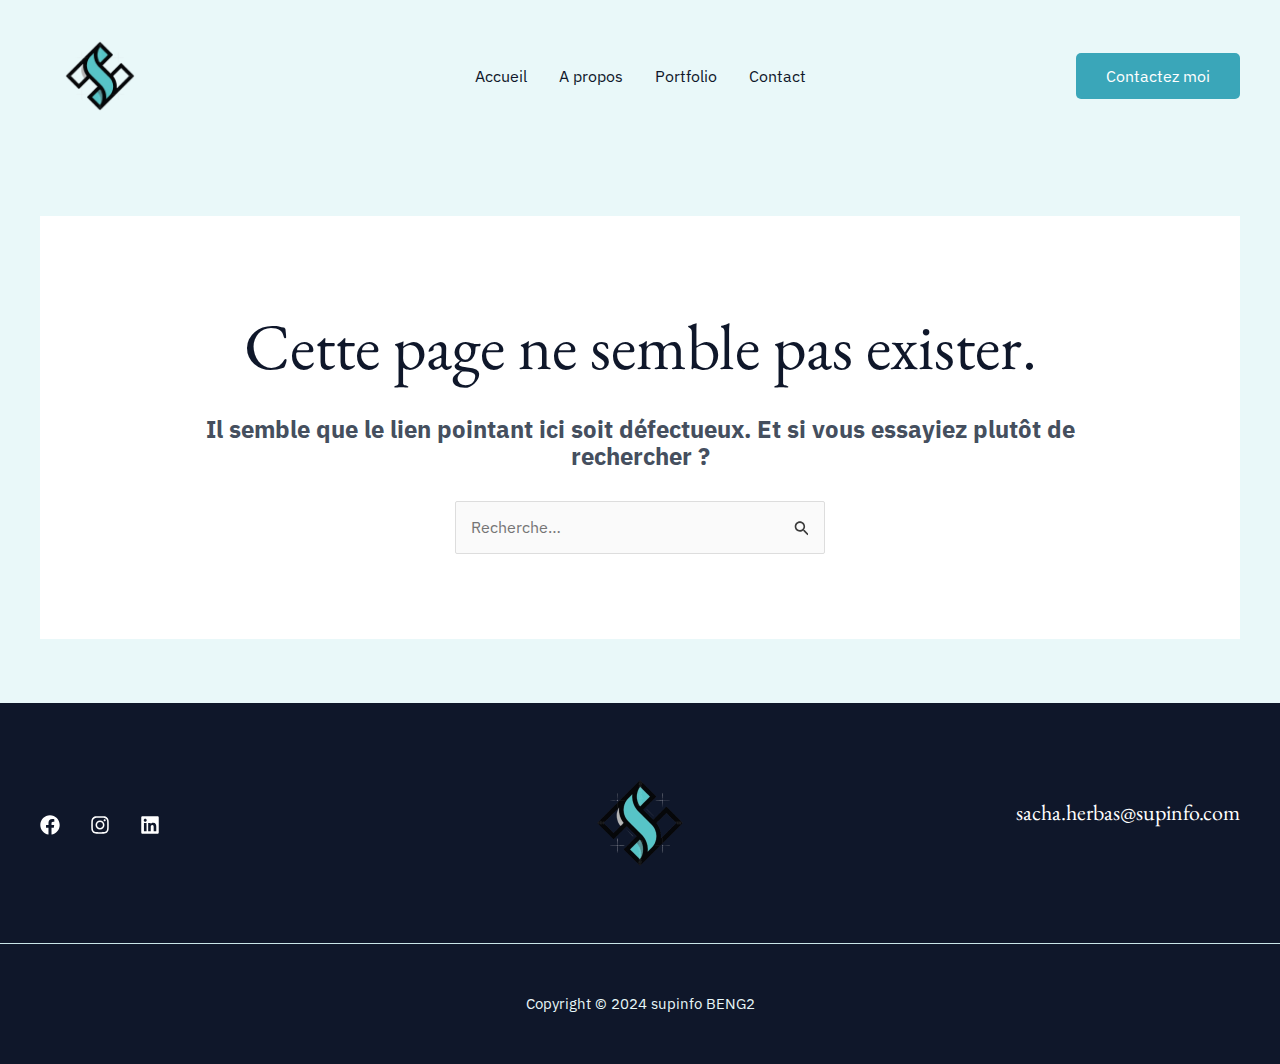
<file: 404/index.html>
<!DOCTYPE html>
<html lang="fr-FR">
<head>
<meta charset="UTF-8">
<meta name="viewport" content="width=device-width, initial-scale=1">
	<link rel="profile" href="https://gmpg.org/xfn/11"> 
	<title>Page non trouvée &#8211; supinfo BENG2</title>
<meta name="robots" content="max-image-preview:large">
	<style>img:is([sizes="auto" i], [sizes^="auto," i]) { contain-intrinsic-size: 3000px 1500px }</style>
	<link rel="dns-prefetch" href="//fonts.googleapis.com">
<link rel="alternate" type="application/rss+xml" title="supinfo BENG2 &raquo; Flux" href="/feed/">
<link rel="alternate" type="application/rss+xml" title="supinfo BENG2 &raquo; Flux des commentaires" href="/comments/feed/">
<script>
window._wpemojiSettings = {"baseUrl":"https:\/\/s.w.org\/images\/core\/emoji\/15.0.3\/72x72\/","ext":".png","svgUrl":"https:\/\/s.w.org\/images\/core\/emoji\/15.0.3\/svg\/","svgExt":".svg","source":{"concatemoji":"\/wp-includes\/js\/wp-emoji-release.min.js?ver=6.7.1"}};
/*! This file is auto-generated */
!function(i,n){var o,s,e;function c(e){try{var t={supportTests:e,timestamp:(new Date).valueOf()};sessionStorage.setItem(o,JSON.stringify(t))}catch(e){}}function p(e,t,n){e.clearRect(0,0,e.canvas.width,e.canvas.height),e.fillText(t,0,0);var t=new Uint32Array(e.getImageData(0,0,e.canvas.width,e.canvas.height).data),r=(e.clearRect(0,0,e.canvas.width,e.canvas.height),e.fillText(n,0,0),new Uint32Array(e.getImageData(0,0,e.canvas.width,e.canvas.height).data));return t.every(function(e,t){return e===r[t]})}function u(e,t,n){switch(t){case"flag":return n(e,"🏳️‍⚧️","🏳️​⚧️")?!1:!n(e,"🇺🇳","🇺​🇳")&&!n(e,"🏴󠁧󠁢󠁥󠁮󠁧󠁿","🏴​󠁧​󠁢​󠁥​󠁮​󠁧​󠁿");case"emoji":return!n(e,"🐦‍⬛","🐦​⬛")}return!1}function f(e,t,n){var r="undefined"!=typeof WorkerGlobalScope&&self instanceof WorkerGlobalScope?new OffscreenCanvas(300,150):i.createElement("canvas"),a=r.getContext("2d",{willReadFrequently:!0}),o=(a.textBaseline="top",a.font="600 32px Arial",{});return e.forEach(function(e){o[e]=t(a,e,n)}),o}function t(e){var t=i.createElement("script");t.src=e,t.defer=!0,i.head.appendChild(t)}"undefined"!=typeof Promise&&(o="wpEmojiSettingsSupports",s=["flag","emoji"],n.supports={everything:!0,everythingExceptFlag:!0},e=new Promise(function(e){i.addEventListener("DOMContentLoaded",e,{once:!0})}),new Promise(function(t){var n=function(){try{var e=JSON.parse(sessionStorage.getItem(o));if("object"==typeof e&&"number"==typeof e.timestamp&&(new Date).valueOf()<e.timestamp+604800&&"object"==typeof e.supportTests)return e.supportTests}catch(e){}return null}();if(!n){if("undefined"!=typeof Worker&&"undefined"!=typeof OffscreenCanvas&&"undefined"!=typeof URL&&URL.createObjectURL&&"undefined"!=typeof Blob)try{var e="postMessage("+f.toString()+"("+[JSON.stringify(s),u.toString(),p.toString()].join(",")+"));",r=new Blob([e],{type:"text/javascript"}),a=new Worker(URL.createObjectURL(r),{name:"wpTestEmojiSupports"});return void(a.onmessage=function(e){c(n=e.data),a.terminate(),t(n)})}catch(e){}c(n=f(s,u,p))}t(n)}).then(function(e){for(var t in e)n.supports[t]=e[t],n.supports.everything=n.supports.everything&&n.supports[t],"flag"!==t&&(n.supports.everythingExceptFlag=n.supports.everythingExceptFlag&&n.supports[t]);n.supports.everythingExceptFlag=n.supports.everythingExceptFlag&&!n.supports.flag,n.DOMReady=!1,n.readyCallback=function(){n.DOMReady=!0}}).then(function(){return e}).then(function(){var e;n.supports.everything||(n.readyCallback(),(e=n.source||{}).concatemoji?t(e.concatemoji):e.wpemoji&&e.twemoji&&(t(e.twemoji),t(e.wpemoji)))}))}((window,document),window._wpemojiSettings);
</script>
<link rel="stylesheet" id="astra-theme-css-css" href="/wp-content/themes/astra/assets/css/minified/main.min.css?ver=4.8.8" media="all">
<style id="astra-theme-css-inline-css">:root{--ast-post-nav-space:0;--ast-container-default-xlg-padding:6.67em;--ast-container-default-lg-padding:5.67em;--ast-container-default-slg-padding:4.34em;--ast-container-default-md-padding:3.34em;--ast-container-default-sm-padding:6.67em;--ast-container-default-xs-padding:2.4em;--ast-container-default-xxs-padding:1.4em;--ast-code-block-background:#EEEEEE;--ast-comment-inputs-background:#FAFAFA;--ast-normal-container-width:1200px;--ast-narrow-container-width:750px;--ast-blog-title-font-weight:normal;--ast-blog-meta-weight:inherit;}html{font-size:100%;}a,.page-title{color:var(--ast-global-color-2);}a:hover,a:focus{color:var(--ast-global-color-1);}body,button,input,select,textarea,.ast-button,.ast-custom-button{font-family:'IBM Plex Sans',sans-serif;font-weight:400;font-size:16px;font-size:1rem;line-height:var(--ast-body-line-height,1.65em);}blockquote{color:var(--ast-global-color-3);}h1,.entry-content h1,h2,.entry-content h2,h3,.entry-content h3,h4,.entry-content h4,h5,.entry-content h5,h6,.entry-content h6,.site-title,.site-title a{font-family:'EB Garamond',serif;font-weight:600;}.site-title{font-size:35px;font-size:2.1875rem;display:none;}header .custom-logo-link img{max-width:120px;width:120px;}.astra-logo-svg{width:120px;}.site-header .site-description{font-size:15px;font-size:0.9375rem;display:none;}.entry-title{font-size:26px;font-size:1.625rem;}.archive .ast-article-post .ast-article-inner,.blog .ast-article-post .ast-article-inner,.archive .ast-article-post .ast-article-inner:hover,.blog .ast-article-post .ast-article-inner:hover{overflow:hidden;}h1,.entry-content h1{font-size:65px;font-size:4.0625rem;font-weight:600;font-family:'EB Garamond',serif;line-height:1.4em;}h2,.entry-content h2{font-size:48px;font-size:3rem;font-weight:600;font-family:'EB Garamond',serif;line-height:1.3em;}h3,.entry-content h3{font-size:38px;font-size:2.375rem;font-weight:600;font-family:'EB Garamond',serif;line-height:1.3em;}h4,.entry-content h4{font-size:35px;font-size:2.1875rem;line-height:1.2em;font-family:'EB Garamond',serif;}h5,.entry-content h5{font-size:30px;font-size:1.875rem;line-height:1.2em;font-family:'EB Garamond',serif;}h6,.entry-content h6{font-size:22px;font-size:1.375rem;line-height:1.25em;font-family:'EB Garamond',serif;}::selection{background-color:var(--ast-global-color-0);color:#000000;}body,h1,.entry-title a,.entry-content h1,h2,.entry-content h2,h3,.entry-content h3,h4,.entry-content h4,h5,.entry-content h5,h6,.entry-content h6{color:var(--ast-global-color-3);}.tagcloud a:hover,.tagcloud a:focus,.tagcloud a.current-item{color:#ffffff;border-color:var(--ast-global-color-2);background-color:var(--ast-global-color-2);}input:focus,input[type="text"]:focus,input[type="email"]:focus,input[type="url"]:focus,input[type="password"]:focus,input[type="reset"]:focus,input[type="search"]:focus,textarea:focus{border-color:var(--ast-global-color-2);}input[type="radio"]:checked,input[type=reset],input[type="checkbox"]:checked,input[type="checkbox"]:hover:checked,input[type="checkbox"]:focus:checked,input[type=range]::-webkit-slider-thumb{border-color:var(--ast-global-color-2);background-color:var(--ast-global-color-2);box-shadow:none;}.site-footer a:hover + .post-count,.site-footer a:focus + .post-count{background:var(--ast-global-color-2);border-color:var(--ast-global-color-2);}.single .nav-links .nav-previous,.single .nav-links .nav-next{color:var(--ast-global-color-2);}.entry-meta,.entry-meta *{line-height:1.45;color:var(--ast-global-color-2);}.entry-meta a:not(.ast-button):hover,.entry-meta a:not(.ast-button):hover *,.entry-meta a:not(.ast-button):focus,.entry-meta a:not(.ast-button):focus *,.page-links > .page-link,.page-links .page-link:hover,.post-navigation a:hover{color:var(--ast-global-color-1);}#cat option,.secondary .calendar_wrap thead a,.secondary .calendar_wrap thead a:visited{color:var(--ast-global-color-2);}.secondary .calendar_wrap #today,.ast-progress-val span{background:var(--ast-global-color-2);}.secondary a:hover + .post-count,.secondary a:focus + .post-count{background:var(--ast-global-color-2);border-color:var(--ast-global-color-2);}.calendar_wrap #today > a{color:#ffffff;}.page-links .page-link,.single .post-navigation a{color:var(--ast-global-color-2);}.ast-search-menu-icon .search-form button.search-submit{padding:0 4px;}.ast-search-menu-icon form.search-form{padding-right:0;}.ast-search-menu-icon.slide-search input.search-field{width:0;}.ast-header-search .ast-search-menu-icon.ast-dropdown-active .search-form,.ast-header-search .ast-search-menu-icon.ast-dropdown-active .search-field:focus{transition:all 0.2s;}.search-form input.search-field:focus{outline:none;}.wp-block-latest-posts > li > a{color:var(--ast-global-color-2);}.widget-title,.widget .wp-block-heading{font-size:22px;font-size:1.375rem;color:var(--ast-global-color-3);}.ast-search-menu-icon.slide-search a:focus-visible:focus-visible,.astra-search-icon:focus-visible,#close:focus-visible,a:focus-visible,.ast-menu-toggle:focus-visible,.site .skip-link:focus-visible,.wp-block-loginout input:focus-visible,.wp-block-search.wp-block-search__button-inside .wp-block-search__inside-wrapper,.ast-header-navigation-arrow:focus-visible,.woocommerce .wc-proceed-to-checkout > .checkout-button:focus-visible,.woocommerce .woocommerce-MyAccount-navigation ul li a:focus-visible,.ast-orders-table__row .ast-orders-table__cell:focus-visible,.woocommerce .woocommerce-order-details .order-again > .button:focus-visible,.woocommerce .woocommerce-message a.button.wc-forward:focus-visible,.woocommerce #minus_qty:focus-visible,.woocommerce #plus_qty:focus-visible,a#ast-apply-coupon:focus-visible,.woocommerce .woocommerce-info a:focus-visible,.woocommerce .astra-shop-summary-wrap a:focus-visible,.woocommerce a.wc-forward:focus-visible,#ast-apply-coupon:focus-visible,.woocommerce-js .woocommerce-mini-cart-item a.remove:focus-visible,#close:focus-visible,.button.search-submit:focus-visible,#search_submit:focus,.normal-search:focus-visible,.ast-header-account-wrap:focus-visible,.woocommerce .ast-on-card-button.ast-quick-view-trigger:focus{outline-style:dotted;outline-color:inherit;outline-width:thin;}input:focus,input[type="text"]:focus,input[type="email"]:focus,input[type="url"]:focus,input[type="password"]:focus,input[type="reset"]:focus,input[type="search"]:focus,input[type="number"]:focus,textarea:focus,.wp-block-search__input:focus,[data-section="section-header-mobile-trigger"] .ast-button-wrap .ast-mobile-menu-trigger-minimal:focus,.ast-mobile-popup-drawer.active .menu-toggle-close:focus,.woocommerce-ordering select.orderby:focus,#ast-scroll-top:focus,#coupon_code:focus,.woocommerce-page #comment:focus,.woocommerce #reviews #respond input#submit:focus,.woocommerce a.add_to_cart_button:focus,.woocommerce .button.single_add_to_cart_button:focus,.woocommerce .woocommerce-cart-form button:focus,.woocommerce .woocommerce-cart-form__cart-item .quantity .qty:focus,.woocommerce .woocommerce-billing-fields .woocommerce-billing-fields__field-wrapper .woocommerce-input-wrapper > .input-text:focus,.woocommerce #order_comments:focus,.woocommerce #place_order:focus,.woocommerce .woocommerce-address-fields .woocommerce-address-fields__field-wrapper .woocommerce-input-wrapper > .input-text:focus,.woocommerce .woocommerce-MyAccount-content form button:focus,.woocommerce .woocommerce-MyAccount-content .woocommerce-EditAccountForm .woocommerce-form-row .woocommerce-Input.input-text:focus,.woocommerce .ast-woocommerce-container .woocommerce-pagination ul.page-numbers li a:focus,body #content .woocommerce form .form-row .select2-container--default .select2-selection--single:focus,#ast-coupon-code:focus,.woocommerce.woocommerce-js .quantity input[type=number]:focus,.woocommerce-js .woocommerce-mini-cart-item .quantity input[type=number]:focus,.woocommerce p#ast-coupon-trigger:focus{border-style:dotted;border-color:inherit;border-width:thin;}input{outline:none;}.ast-logo-title-inline .site-logo-img{padding-right:1em;}.site-logo-img img{ transition:all 0.2s linear;}body .ast-oembed-container *{position:absolute;top:0;width:100%;height:100%;left:0;}body .wp-block-embed-pocket-casts .ast-oembed-container *{position:unset;}.ast-single-post-featured-section + article {margin-top: 2em;}.site-content .ast-single-post-featured-section img {width: 100%;overflow: hidden;object-fit: cover;}.ast-separate-container .site-content .ast-single-post-featured-section + article {margin-top: -80px;z-index: 9;position: relative;border-radius: 4px;}@media (min-width: 922px) {.ast-no-sidebar .site-content .ast-article-image-container--wide {margin-left: -120px;margin-right: -120px;max-width: unset;width: unset;}.ast-left-sidebar .site-content .ast-article-image-container--wide,.ast-right-sidebar .site-content .ast-article-image-container--wide {margin-left: -10px;margin-right: -10px;}.site-content .ast-article-image-container--full {margin-left: calc( -50vw + 50%);margin-right: calc( -50vw + 50%);max-width: 100vw;width: 100vw;}.ast-left-sidebar .site-content .ast-article-image-container--full,.ast-right-sidebar .site-content .ast-article-image-container--full {margin-left: -10px;margin-right: -10px;max-width: inherit;width: auto;}}.site > .ast-single-related-posts-container {margin-top: 0;}@media (min-width: 922px) {.ast-desktop .ast-container--narrow {max-width: var(--ast-narrow-container-width);margin: 0 auto;}}@media (max-width:921.9px){#ast-desktop-header{display:none;}}@media (min-width:922px){#ast-mobile-header{display:none;}}.wp-block-buttons.aligncenter{justify-content:center;}.wp-block-buttons .wp-block-button.is-style-outline .wp-block-button__link.wp-element-button,.ast-outline-button,.wp-block-uagb-buttons-child .uagb-buttons-repeater.ast-outline-button{border-color:var(--ast-global-color-0);border-top-width:2px;border-right-width:2px;border-bottom-width:2px;border-left-width:2px;font-family:inherit;font-weight:inherit;font-size:16px;font-size:1rem;line-height:1em;border-top-left-radius:5px;border-top-right-radius:5px;border-bottom-right-radius:5px;border-bottom-left-radius:5px;}.wp-block-button.is-style-outline .wp-block-button__link:hover,.wp-block-buttons .wp-block-button.is-style-outline .wp-block-button__link:focus,.wp-block-buttons .wp-block-button.is-style-outline > .wp-block-button__link:not(.has-text-color):hover,.wp-block-buttons .wp-block-button.wp-block-button__link.is-style-outline:not(.has-text-color):hover,.ast-outline-button:hover,.ast-outline-button:focus,.wp-block-uagb-buttons-child .uagb-buttons-repeater.ast-outline-button:hover,.wp-block-uagb-buttons-child .uagb-buttons-repeater.ast-outline-button:focus{background-color:var(--ast-global-color-1);}.wp-block-button .wp-block-button__link.wp-element-button.is-style-outline:not(.has-background),.wp-block-button.is-style-outline>.wp-block-button__link.wp-element-button:not(.has-background),.ast-outline-button{background-color:var(--ast-global-color-0);}.entry-content[data-ast-blocks-layout] > figure{margin-bottom:1em;}@media (max-width:921px){.ast-separate-container #primary,.ast-separate-container #secondary{padding:1.5em 0;}#primary,#secondary{padding:1.5em 0;margin:0;}.ast-left-sidebar #content > .ast-container{display:flex;flex-direction:column-reverse;width:100%;}.ast-separate-container .ast-article-post,.ast-separate-container .ast-article-single{padding:1.5em 2.14em;}.ast-author-box img.avatar{margin:20px 0 0 0;}}@media (min-width:922px){.ast-separate-container.ast-right-sidebar #primary,.ast-separate-container.ast-left-sidebar #primary{border:0;}.search-no-results.ast-separate-container #primary{margin-bottom:4em;}}.ast-404-layout-1 .ast-404-text{font-size:200px;font-size:12.5rem;}@media (min-width:922px){.error404.ast-separate-container #primary{margin-bottom:4em;}}@media (max-width:920px){.ast-404-layout-1 .ast-404-text{font-size:100px;font-size:6.25rem;}}.elementor-button-wrapper .elementor-button{border-style:solid;text-decoration:none;border-top-width:0px;border-right-width:0px;border-left-width:0px;border-bottom-width:0px;}body .elementor-button.elementor-size-sm,body .elementor-button.elementor-size-xs,body .elementor-button.elementor-size-md,body .elementor-button.elementor-size-lg,body .elementor-button.elementor-size-xl,body .elementor-button{border-top-left-radius:5px;border-top-right-radius:5px;border-bottom-right-radius:5px;border-bottom-left-radius:5px;padding-top:15px;padding-right:30px;padding-bottom:15px;padding-left:30px;}.elementor-button-wrapper .elementor-button{border-color:var(--ast-global-color-0);background-color:var(--ast-global-color-0);}.elementor-button-wrapper .elementor-button:hover,.elementor-button-wrapper .elementor-button:focus{color:var(--ast-global-color-5);background-color:var(--ast-global-color-1);border-color:var(--ast-global-color-1);}.wp-block-button .wp-block-button__link ,.elementor-button-wrapper .elementor-button,.elementor-button-wrapper .elementor-button:visited{color:var(--ast-global-color-5);}.elementor-button-wrapper .elementor-button{font-size:16px;font-size:1rem;line-height:1em;}body .elementor-button.elementor-size-sm,body .elementor-button.elementor-size-xs,body .elementor-button.elementor-size-md,body .elementor-button.elementor-size-lg,body .elementor-button.elementor-size-xl,body .elementor-button{font-size:16px;font-size:1rem;}.wp-block-button .wp-block-button__link:hover,.wp-block-button .wp-block-button__link:focus{color:var(--ast-global-color-5);background-color:var(--ast-global-color-1);border-color:var(--ast-global-color-1);}.elementor-widget-heading h1.elementor-heading-title{line-height:1.4em;}.elementor-widget-heading h2.elementor-heading-title{line-height:1.3em;}.elementor-widget-heading h3.elementor-heading-title{line-height:1.3em;}.elementor-widget-heading h4.elementor-heading-title{line-height:1.2em;}.elementor-widget-heading h5.elementor-heading-title{line-height:1.2em;}.elementor-widget-heading h6.elementor-heading-title{line-height:1.25em;}.wp-block-button .wp-block-button__link,.wp-block-search .wp-block-search__button,body .wp-block-file .wp-block-file__button{border-style:solid;border-top-width:0px;border-right-width:0px;border-left-width:0px;border-bottom-width:0px;border-color:var(--ast-global-color-0);background-color:var(--ast-global-color-0);color:var(--ast-global-color-5);font-family:inherit;font-weight:inherit;line-height:1em;font-size:16px;font-size:1rem;border-top-left-radius:5px;border-top-right-radius:5px;border-bottom-right-radius:5px;border-bottom-left-radius:5px;padding-top:15px;padding-right:30px;padding-bottom:15px;padding-left:30px;}.menu-toggle,button,.ast-button,.ast-custom-button,.button,input#submit,input[type="button"],input[type="submit"],input[type="reset"],form[CLASS*="wp-block-search__"].wp-block-search .wp-block-search__inside-wrapper .wp-block-search__button,body .wp-block-file .wp-block-file__button,.woocommerce-js a.button,.woocommerce button.button,.woocommerce .woocommerce-message a.button,.woocommerce #respond input#submit.alt,.woocommerce input.button.alt,.woocommerce input.button,.woocommerce input.button:disabled,.woocommerce input.button:disabled[disabled],.woocommerce input.button:disabled:hover,.woocommerce input.button:disabled[disabled]:hover,.woocommerce #respond input#submit,.woocommerce button.button.alt.disabled,.wc-block-grid__products .wc-block-grid__product .wp-block-button__link,.wc-block-grid__product-onsale,[CLASS*="wc-block"] button,.woocommerce-js .astra-cart-drawer .astra-cart-drawer-content .woocommerce-mini-cart__buttons .button:not(.checkout):not(.ast-continue-shopping),.woocommerce-js .astra-cart-drawer .astra-cart-drawer-content .woocommerce-mini-cart__buttons a.checkout,.woocommerce button.button.alt.disabled.wc-variation-selection-needed,[CLASS*="wc-block"] .wc-block-components-button{border-style:solid;border-top-width:0px;border-right-width:0px;border-left-width:0px;border-bottom-width:0px;color:var(--ast-global-color-5);border-color:var(--ast-global-color-0);background-color:var(--ast-global-color-0);padding-top:15px;padding-right:30px;padding-bottom:15px;padding-left:30px;font-family:inherit;font-weight:inherit;font-size:16px;font-size:1rem;line-height:1em;border-top-left-radius:5px;border-top-right-radius:5px;border-bottom-right-radius:5px;border-bottom-left-radius:5px;}button:focus,.menu-toggle:hover,button:hover,.ast-button:hover,.ast-custom-button:hover .button:hover,.ast-custom-button:hover ,input[type=reset]:hover,input[type=reset]:focus,input#submit:hover,input#submit:focus,input[type="button"]:hover,input[type="button"]:focus,input[type="submit"]:hover,input[type="submit"]:focus,form[CLASS*="wp-block-search__"].wp-block-search .wp-block-search__inside-wrapper .wp-block-search__button:hover,form[CLASS*="wp-block-search__"].wp-block-search .wp-block-search__inside-wrapper .wp-block-search__button:focus,body .wp-block-file .wp-block-file__button:hover,body .wp-block-file .wp-block-file__button:focus,.woocommerce-js a.button:hover,.woocommerce button.button:hover,.woocommerce .woocommerce-message a.button:hover,.woocommerce #respond input#submit:hover,.woocommerce #respond input#submit.alt:hover,.woocommerce input.button.alt:hover,.woocommerce input.button:hover,.woocommerce button.button.alt.disabled:hover,.wc-block-grid__products .wc-block-grid__product .wp-block-button__link:hover,[CLASS*="wc-block"] button:hover,.woocommerce-js .astra-cart-drawer .astra-cart-drawer-content .woocommerce-mini-cart__buttons .button:not(.checkout):not(.ast-continue-shopping):hover,.woocommerce-js .astra-cart-drawer .astra-cart-drawer-content .woocommerce-mini-cart__buttons a.checkout:hover,.woocommerce button.button.alt.disabled.wc-variation-selection-needed:hover,[CLASS*="wc-block"] .wc-block-components-button:hover,[CLASS*="wc-block"] .wc-block-components-button:focus{color:var(--ast-global-color-5);background-color:var(--ast-global-color-1);border-color:var(--ast-global-color-1);}@media (max-width:921px){.ast-mobile-header-stack .main-header-bar .ast-search-menu-icon{display:inline-block;}.ast-header-break-point.ast-header-custom-item-outside .ast-mobile-header-stack .main-header-bar .ast-search-icon{margin:0;}.ast-comment-avatar-wrap img{max-width:2.5em;}.ast-comment-meta{padding:0 1.8888em 1.3333em;}.ast-separate-container .ast-comment-list li.depth-1{padding:1.5em 2.14em;}.ast-separate-container .comment-respond{padding:2em 2.14em;}}@media (min-width:544px){.ast-container{max-width:100%;}}@media (max-width:544px){.ast-separate-container .ast-article-post,.ast-separate-container .ast-article-single,.ast-separate-container .comments-title,.ast-separate-container .ast-archive-description{padding:1.5em 1em;}.ast-separate-container #content .ast-container{padding-left:0.54em;padding-right:0.54em;}.ast-separate-container .ast-comment-list .bypostauthor{padding:.5em;}.ast-search-menu-icon.ast-dropdown-active .search-field{width:170px;}} #ast-mobile-header .ast-site-header-cart-li a{pointer-events:none;}body,.ast-separate-container{background-color:var(--ast-global-color-4);background-image:none;}@media (max-width:921px){.site-title{display:none;}.site-header .site-description{display:none;}h1,.entry-content h1{font-size:30px;}h2,.entry-content h2{font-size:25px;}h3,.entry-content h3{font-size:20px;}.astra-logo-svg{width:120px;}header .custom-logo-link img,.ast-header-break-point .site-logo-img .custom-mobile-logo-link img{max-width:120px;width:120px;}}@media (max-width:544px){.site-title{display:none;}.site-header .site-description{display:none;}h1,.entry-content h1{font-size:30px;}h2,.entry-content h2{font-size:25px;}h3,.entry-content h3{font-size:20px;}header .custom-logo-link img,.ast-header-break-point .site-branding img,.ast-header-break-point .custom-logo-link img{max-width:100px;width:100px;}.astra-logo-svg{width:100px;}.ast-header-break-point .site-logo-img .custom-mobile-logo-link img{max-width:100px;}}@media (max-width:921px){html{font-size:91.2%;}}@media (max-width:544px){html{font-size:91.2%;}}@media (min-width:922px){.ast-container{max-width:1240px;}}@media (min-width:922px){.site-content .ast-container{display:flex;}}@media (max-width:921px){.site-content .ast-container{flex-direction:column;}}@media (min-width:922px){.main-header-menu .sub-menu .menu-item.ast-left-align-sub-menu:hover > .sub-menu,.main-header-menu .sub-menu .menu-item.ast-left-align-sub-menu.focus > .sub-menu{margin-left:-0px;}}.site .comments-area{padding-bottom:3em;}.wp-block-file {display: flex;align-items: center;flex-wrap: wrap;justify-content: space-between;}.wp-block-pullquote {border: none;}.wp-block-pullquote blockquote::before {content: "\201D";font-family: "Helvetica",sans-serif;display: flex;transform: rotate( 180deg );font-size: 6rem;font-style: normal;line-height: 1;font-weight: bold;align-items: center;justify-content: center;}.has-text-align-right > blockquote::before {justify-content: flex-start;}.has-text-align-left > blockquote::before {justify-content: flex-end;}figure.wp-block-pullquote.is-style-solid-color blockquote {max-width: 100%;text-align: inherit;}:root {--wp--custom--ast-default-block-top-padding: 3em;--wp--custom--ast-default-block-right-padding: 3em;--wp--custom--ast-default-block-bottom-padding: 3em;--wp--custom--ast-default-block-left-padding: 3em;--wp--custom--ast-container-width: 1200px;--wp--custom--ast-content-width-size: 1200px;--wp--custom--ast-wide-width-size: calc(1200px + var(--wp--custom--ast-default-block-left-padding) + var(--wp--custom--ast-default-block-right-padding));}.ast-narrow-container {--wp--custom--ast-content-width-size: 750px;--wp--custom--ast-wide-width-size: 750px;}@media(max-width: 921px) {:root {--wp--custom--ast-default-block-top-padding: 3em;--wp--custom--ast-default-block-right-padding: 2em;--wp--custom--ast-default-block-bottom-padding: 3em;--wp--custom--ast-default-block-left-padding: 2em;}}@media(max-width: 544px) {:root {--wp--custom--ast-default-block-top-padding: 3em;--wp--custom--ast-default-block-right-padding: 1.5em;--wp--custom--ast-default-block-bottom-padding: 3em;--wp--custom--ast-default-block-left-padding: 1.5em;}}.entry-content > .wp-block-group,.entry-content > .wp-block-cover,.entry-content > .wp-block-columns {padding-top: var(--wp--custom--ast-default-block-top-padding);padding-right: var(--wp--custom--ast-default-block-right-padding);padding-bottom: var(--wp--custom--ast-default-block-bottom-padding);padding-left: var(--wp--custom--ast-default-block-left-padding);}.ast-plain-container.ast-no-sidebar .entry-content > .alignfull,.ast-page-builder-template .ast-no-sidebar .entry-content > .alignfull {margin-left: calc( -50vw + 50%);margin-right: calc( -50vw + 50%);max-width: 100vw;width: 100vw;}.ast-plain-container.ast-no-sidebar .entry-content .alignfull .alignfull,.ast-page-builder-template.ast-no-sidebar .entry-content .alignfull .alignfull,.ast-plain-container.ast-no-sidebar .entry-content .alignfull .alignwide,.ast-page-builder-template.ast-no-sidebar .entry-content .alignfull .alignwide,.ast-plain-container.ast-no-sidebar .entry-content .alignwide .alignfull,.ast-page-builder-template.ast-no-sidebar .entry-content .alignwide .alignfull,.ast-plain-container.ast-no-sidebar .entry-content .alignwide .alignwide,.ast-page-builder-template.ast-no-sidebar .entry-content .alignwide .alignwide,.ast-plain-container.ast-no-sidebar .entry-content .wp-block-column .alignfull,.ast-page-builder-template.ast-no-sidebar .entry-content .wp-block-column .alignfull,.ast-plain-container.ast-no-sidebar .entry-content .wp-block-column .alignwide,.ast-page-builder-template.ast-no-sidebar .entry-content .wp-block-column .alignwide {margin-left: auto;margin-right: auto;width: 100%;}[data-ast-blocks-layout] .wp-block-separator:not(.is-style-dots) {height: 0;}[data-ast-blocks-layout] .wp-block-separator {margin: 20px auto;}[data-ast-blocks-layout] .wp-block-separator:not(.is-style-wide):not(.is-style-dots) {max-width: 100px;}[data-ast-blocks-layout] .wp-block-separator.has-background {padding: 0;}.entry-content[data-ast-blocks-layout] > * {max-width: var(--wp--custom--ast-content-width-size);margin-left: auto;margin-right: auto;}.entry-content[data-ast-blocks-layout] > .alignwide {max-width: var(--wp--custom--ast-wide-width-size);}.entry-content[data-ast-blocks-layout] .alignfull {max-width: none;}.entry-content .wp-block-columns {margin-bottom: 0;}blockquote {margin: 1.5em;border-color: rgba(0,0,0,0.05);}.wp-block-quote:not(.has-text-align-right):not(.has-text-align-center) {border-left: 5px solid rgba(0,0,0,0.05);}.has-text-align-right > blockquote,blockquote.has-text-align-right {border-right: 5px solid rgba(0,0,0,0.05);}.has-text-align-left > blockquote,blockquote.has-text-align-left {border-left: 5px solid rgba(0,0,0,0.05);}.wp-block-site-tagline,.wp-block-latest-posts .read-more {margin-top: 15px;}.wp-block-loginout p label {display: block;}.wp-block-loginout p:not(.login-remember):not(.login-submit) input {width: 100%;}.wp-block-loginout input:focus {border-color: transparent;}.wp-block-loginout input:focus {outline: thin dotted;}.entry-content .wp-block-media-text .wp-block-media-text__content {padding: 0 0 0 8%;}.entry-content .wp-block-media-text.has-media-on-the-right .wp-block-media-text__content {padding: 0 8% 0 0;}.entry-content .wp-block-media-text.has-background .wp-block-media-text__content {padding: 8%;}.entry-content .wp-block-cover:not([class*="background-color"]) .wp-block-cover__inner-container,.entry-content .wp-block-cover:not([class*="background-color"]) .wp-block-cover-image-text,.entry-content .wp-block-cover:not([class*="background-color"]) .wp-block-cover-text,.entry-content .wp-block-cover-image:not([class*="background-color"]) .wp-block-cover__inner-container,.entry-content .wp-block-cover-image:not([class*="background-color"]) .wp-block-cover-image-text,.entry-content .wp-block-cover-image:not([class*="background-color"]) .wp-block-cover-text {color: var(--ast-global-color-5);}.wp-block-loginout .login-remember input {width: 1.1rem;height: 1.1rem;margin: 0 5px 4px 0;vertical-align: middle;}.wp-block-latest-posts > li > *:first-child,.wp-block-latest-posts:not(.is-grid) > li:first-child {margin-top: 0;}.entry-content > .wp-block-buttons,.entry-content > .wp-block-uagb-buttons {margin-bottom: 1.5em;}.wp-block-search__inside-wrapper .wp-block-search__input {padding: 0 10px;color: var(--ast-global-color-3);background: var(--ast-global-color-5);border-color: var(--ast-border-color);}.wp-block-latest-posts .read-more {margin-bottom: 1.5em;}.wp-block-search__no-button .wp-block-search__inside-wrapper .wp-block-search__input {padding-top: 5px;padding-bottom: 5px;}.wp-block-latest-posts .wp-block-latest-posts__post-date,.wp-block-latest-posts .wp-block-latest-posts__post-author {font-size: 1rem;}.wp-block-latest-posts > li > *,.wp-block-latest-posts:not(.is-grid) > li {margin-top: 12px;margin-bottom: 12px;}.ast-page-builder-template .entry-content[data-ast-blocks-layout] > *,.ast-page-builder-template .entry-content[data-ast-blocks-layout] > .alignfull:not(.wp-block-group) > * {max-width: none;}.ast-page-builder-template .entry-content[data-ast-blocks-layout] > .alignwide > * {max-width: var(--wp--custom--ast-wide-width-size);}.ast-page-builder-template .entry-content[data-ast-blocks-layout] > .inherit-container-width > *,.ast-page-builder-template .entry-content[data-ast-blocks-layout] > *:not(.wp-block-group) > *,.entry-content[data-ast-blocks-layout] > .wp-block-cover .wp-block-cover__inner-container {max-width: var(--wp--custom--ast-content-width-size) ;margin-left: auto;margin-right: auto;}.entry-content[data-ast-blocks-layout] .wp-block-cover:not(.alignleft):not(.alignright) {width: auto;}@media(max-width: 1200px) {.ast-separate-container .entry-content > .alignfull,.ast-separate-container .entry-content[data-ast-blocks-layout] > .alignwide,.ast-plain-container .entry-content[data-ast-blocks-layout] > .alignwide,.ast-plain-container .entry-content .alignfull {margin-left: calc(-1 * min(var(--ast-container-default-xlg-padding),20px)) ;margin-right: calc(-1 * min(var(--ast-container-default-xlg-padding),20px));}}@media(min-width: 1201px) {.ast-separate-container .entry-content > .alignfull {margin-left: calc(-1 * var(--ast-container-default-xlg-padding) );margin-right: calc(-1 * var(--ast-container-default-xlg-padding) );}.ast-separate-container .entry-content[data-ast-blocks-layout] > .alignwide,.ast-plain-container .entry-content[data-ast-blocks-layout] > .alignwide {margin-left: calc(-1 * var(--wp--custom--ast-default-block-left-padding) );margin-right: calc(-1 * var(--wp--custom--ast-default-block-right-padding) );}}@media(min-width: 921px) {.ast-separate-container .entry-content .wp-block-group.alignwide:not(.inherit-container-width) > :where(:not(.alignleft):not(.alignright)),.ast-plain-container .entry-content .wp-block-group.alignwide:not(.inherit-container-width) > :where(:not(.alignleft):not(.alignright)) {max-width: calc( var(--wp--custom--ast-content-width-size) + 80px );}.ast-plain-container.ast-right-sidebar .entry-content[data-ast-blocks-layout] .alignfull,.ast-plain-container.ast-left-sidebar .entry-content[data-ast-blocks-layout] .alignfull {margin-left: -60px;margin-right: -60px;}}@media(min-width: 544px) {.entry-content > .alignleft {margin-right: 20px;}.entry-content > .alignright {margin-left: 20px;}}@media (max-width:544px){.wp-block-columns .wp-block-column:not(:last-child){margin-bottom:20px;}.wp-block-latest-posts{margin:0;}}@media( max-width: 600px ) {.entry-content .wp-block-media-text .wp-block-media-text__content,.entry-content .wp-block-media-text.has-media-on-the-right .wp-block-media-text__content {padding: 8% 0 0;}.entry-content .wp-block-media-text.has-background .wp-block-media-text__content {padding: 8%;}}.ast-page-builder-template .entry-header {padding-left: 0;}.ast-narrow-container .site-content .wp-block-uagb-image--align-full .wp-block-uagb-image__figure {max-width: 100%;margin-left: auto;margin-right: auto;}:root .has-ast-global-color-0-color{color:var(--ast-global-color-0);}:root .has-ast-global-color-0-background-color{background-color:var(--ast-global-color-0);}:root .wp-block-button .has-ast-global-color-0-color{color:var(--ast-global-color-0);}:root .wp-block-button .has-ast-global-color-0-background-color{background-color:var(--ast-global-color-0);}:root .has-ast-global-color-1-color{color:var(--ast-global-color-1);}:root .has-ast-global-color-1-background-color{background-color:var(--ast-global-color-1);}:root .wp-block-button .has-ast-global-color-1-color{color:var(--ast-global-color-1);}:root .wp-block-button .has-ast-global-color-1-background-color{background-color:var(--ast-global-color-1);}:root .has-ast-global-color-2-color{color:var(--ast-global-color-2);}:root .has-ast-global-color-2-background-color{background-color:var(--ast-global-color-2);}:root .wp-block-button .has-ast-global-color-2-color{color:var(--ast-global-color-2);}:root .wp-block-button .has-ast-global-color-2-background-color{background-color:var(--ast-global-color-2);}:root .has-ast-global-color-3-color{color:var(--ast-global-color-3);}:root .has-ast-global-color-3-background-color{background-color:var(--ast-global-color-3);}:root .wp-block-button .has-ast-global-color-3-color{color:var(--ast-global-color-3);}:root .wp-block-button .has-ast-global-color-3-background-color{background-color:var(--ast-global-color-3);}:root .has-ast-global-color-4-color{color:var(--ast-global-color-4);}:root .has-ast-global-color-4-background-color{background-color:var(--ast-global-color-4);}:root .wp-block-button .has-ast-global-color-4-color{color:var(--ast-global-color-4);}:root .wp-block-button .has-ast-global-color-4-background-color{background-color:var(--ast-global-color-4);}:root .has-ast-global-color-5-color{color:var(--ast-global-color-5);}:root .has-ast-global-color-5-background-color{background-color:var(--ast-global-color-5);}:root .wp-block-button .has-ast-global-color-5-color{color:var(--ast-global-color-5);}:root .wp-block-button .has-ast-global-color-5-background-color{background-color:var(--ast-global-color-5);}:root .has-ast-global-color-6-color{color:var(--ast-global-color-6);}:root .has-ast-global-color-6-background-color{background-color:var(--ast-global-color-6);}:root .wp-block-button .has-ast-global-color-6-color{color:var(--ast-global-color-6);}:root .wp-block-button .has-ast-global-color-6-background-color{background-color:var(--ast-global-color-6);}:root .has-ast-global-color-7-color{color:var(--ast-global-color-7);}:root .has-ast-global-color-7-background-color{background-color:var(--ast-global-color-7);}:root .wp-block-button .has-ast-global-color-7-color{color:var(--ast-global-color-7);}:root .wp-block-button .has-ast-global-color-7-background-color{background-color:var(--ast-global-color-7);}:root .has-ast-global-color-8-color{color:var(--ast-global-color-8);}:root .has-ast-global-color-8-background-color{background-color:var(--ast-global-color-8);}:root .wp-block-button .has-ast-global-color-8-color{color:var(--ast-global-color-8);}:root .wp-block-button .has-ast-global-color-8-background-color{background-color:var(--ast-global-color-8);}:root{--ast-global-color-0:#3AA6B9;--ast-global-color-1:#2997AA;--ast-global-color-2:#0F172A;--ast-global-color-3:#454F5E;--ast-global-color-4:#E9F8F9;--ast-global-color-5:#FFFFFF;--ast-global-color-6:#CAE6E8;--ast-global-color-7:#181823;--ast-global-color-8:#222222;}:root {--ast-border-color : #dddddd;}.ast-breadcrumbs .trail-browse,.ast-breadcrumbs .trail-items,.ast-breadcrumbs .trail-items li{display:inline-block;margin:0;padding:0;border:none;background:inherit;text-indent:0;text-decoration:none;}.ast-breadcrumbs .trail-browse{font-size:inherit;font-style:inherit;font-weight:inherit;color:inherit;}.ast-breadcrumbs .trail-items{list-style:none;}.trail-items li::after{padding:0 0.3em;content:"\00bb";}.trail-items li:last-of-type::after{display:none;}h1,.entry-content h1,h2,.entry-content h2,h3,.entry-content h3,h4,.entry-content h4,h5,.entry-content h5,h6,.entry-content h6{color:var(--ast-global-color-2);}@media (max-width:921px){.ast-builder-grid-row-container.ast-builder-grid-row-tablet-3-firstrow .ast-builder-grid-row > *:first-child,.ast-builder-grid-row-container.ast-builder-grid-row-tablet-3-lastrow .ast-builder-grid-row > *:last-child{grid-column:1 / -1;}}@media (max-width:544px){.ast-builder-grid-row-container.ast-builder-grid-row-mobile-3-firstrow .ast-builder-grid-row > *:first-child,.ast-builder-grid-row-container.ast-builder-grid-row-mobile-3-lastrow .ast-builder-grid-row > *:last-child{grid-column:1 / -1;}}.ast-builder-layout-element[data-section="title_tagline"]{display:flex;}@media (max-width:921px){.ast-header-break-point .ast-builder-layout-element[data-section="title_tagline"]{display:flex;}}@media (max-width:544px){.ast-header-break-point .ast-builder-layout-element[data-section="title_tagline"]{display:flex;}}[data-section*="section-hb-button-"] .menu-link{display:none;}.ast-header-button-1[data-section="section-hb-button-1"]{display:flex;}@media (max-width:921px){.ast-header-break-point .ast-header-button-1[data-section="section-hb-button-1"]{display:flex;}}@media (max-width:544px){.ast-header-break-point .ast-header-button-1[data-section="section-hb-button-1"]{display:flex;}}.ast-builder-menu-1{font-family:inherit;font-weight:inherit;}.ast-builder-menu-1 .sub-menu,.ast-builder-menu-1 .inline-on-mobile .sub-menu{border-top-width:2px;border-bottom-width:0px;border-right-width:0px;border-left-width:0px;border-color:var(--ast-global-color-0);border-style:solid;}.ast-builder-menu-1 .sub-menu .sub-menu{top:-2px;}.ast-builder-menu-1 .main-header-menu > .menu-item > .sub-menu,.ast-builder-menu-1 .main-header-menu > .menu-item > .astra-full-megamenu-wrapper{margin-top:0px;}.ast-desktop .ast-builder-menu-1 .main-header-menu > .menu-item > .sub-menu:before,.ast-desktop .ast-builder-menu-1 .main-header-menu > .menu-item > .astra-full-megamenu-wrapper:before{height:calc( 0px + 2px + 5px );}.ast-desktop .ast-builder-menu-1 .menu-item .sub-menu .menu-link{border-style:none;}@media (max-width:921px){.ast-header-break-point .ast-builder-menu-1 .menu-item.menu-item-has-children > .ast-menu-toggle{top:0;}.ast-builder-menu-1 .inline-on-mobile .menu-item.menu-item-has-children > .ast-menu-toggle{right:-15px;}.ast-builder-menu-1 .menu-item-has-children > .menu-link:after{content:unset;}.ast-builder-menu-1 .main-header-menu > .menu-item > .sub-menu,.ast-builder-menu-1 .main-header-menu > .menu-item > .astra-full-megamenu-wrapper{margin-top:0;}}@media (max-width:544px){.ast-header-break-point .ast-builder-menu-1 .menu-item.menu-item-has-children > .ast-menu-toggle{top:0;}.ast-builder-menu-1 .main-header-menu > .menu-item > .sub-menu,.ast-builder-menu-1 .main-header-menu > .menu-item > .astra-full-megamenu-wrapper{margin-top:0;}}.ast-builder-menu-1{display:flex;}@media (max-width:921px){.ast-header-break-point .ast-builder-menu-1{display:flex;}}@media (max-width:544px){.ast-header-break-point .ast-builder-menu-1{display:flex;}}.site-below-footer-wrap{padding-top:20px;padding-bottom:20px;}.site-below-footer-wrap[data-section="section-below-footer-builder"]{background-color:var(--ast-global-color-2);background-image:none;min-height:80px;border-style:solid;border-width:0px;border-top-width:1px;border-top-color:var(--ast-global-color-6);}.site-below-footer-wrap[data-section="section-below-footer-builder"] .ast-builder-grid-row{max-width:1200px;min-height:80px;margin-left:auto;margin-right:auto;}.site-below-footer-wrap[data-section="section-below-footer-builder"] .ast-builder-grid-row,.site-below-footer-wrap[data-section="section-below-footer-builder"] .site-footer-section{align-items:center;}.site-below-footer-wrap[data-section="section-below-footer-builder"].ast-footer-row-inline .site-footer-section{display:flex;margin-bottom:0;}.ast-builder-grid-row-full .ast-builder-grid-row{grid-template-columns:1fr;}@media (max-width:921px){.site-below-footer-wrap[data-section="section-below-footer-builder"].ast-footer-row-tablet-inline .site-footer-section{display:flex;margin-bottom:0;}.site-below-footer-wrap[data-section="section-below-footer-builder"].ast-footer-row-tablet-stack .site-footer-section{display:block;margin-bottom:10px;}.ast-builder-grid-row-container.ast-builder-grid-row-tablet-full .ast-builder-grid-row{grid-template-columns:1fr;}}@media (max-width:544px){.site-below-footer-wrap[data-section="section-below-footer-builder"].ast-footer-row-mobile-inline .site-footer-section{display:flex;margin-bottom:0;}.site-below-footer-wrap[data-section="section-below-footer-builder"].ast-footer-row-mobile-stack .site-footer-section{display:block;margin-bottom:10px;}.ast-builder-grid-row-container.ast-builder-grid-row-mobile-full .ast-builder-grid-row{grid-template-columns:1fr;}}.site-below-footer-wrap[data-section="section-below-footer-builder"]{display:grid;}@media (max-width:921px){.ast-header-break-point .site-below-footer-wrap[data-section="section-below-footer-builder"]{display:grid;}}@media (max-width:544px){.ast-header-break-point .site-below-footer-wrap[data-section="section-below-footer-builder"]{display:grid;}}.ast-footer-copyright{text-align:center;}.ast-footer-copyright {color:var(--ast-global-color-4);}@media (max-width:921px){.ast-footer-copyright{text-align:center;}}@media (max-width:544px){.ast-footer-copyright{text-align:center;}}.ast-footer-copyright {font-size:15px;font-size:0.9375rem;}.ast-footer-copyright.ast-builder-layout-element{display:flex;}@media (max-width:921px){.ast-header-break-point .ast-footer-copyright.ast-builder-layout-element{display:flex;}}@media (max-width:544px){.ast-header-break-point .ast-footer-copyright.ast-builder-layout-element{display:flex;}}.ast-social-stack-desktop .ast-builder-social-element,.ast-social-stack-tablet .ast-builder-social-element,.ast-social-stack-mobile .ast-builder-social-element {margin-top: 6px;margin-bottom: 6px;}.social-show-label-true .ast-builder-social-element {width: auto;padding: 0 0.4em;}[data-section^="section-fb-social-icons-"] .footer-social-inner-wrap {text-align: center;}.ast-footer-social-wrap {width: 100%;}.ast-footer-social-wrap .ast-builder-social-element:first-child {margin-left: 0;}.ast-footer-social-wrap .ast-builder-social-element:last-child {margin-right: 0;}.ast-header-social-wrap .ast-builder-social-element:first-child {margin-left: 0;}.ast-header-social-wrap .ast-builder-social-element:last-child {margin-right: 0;}.ast-builder-social-element {line-height: 1;color: #3a3a3a;background: transparent;vertical-align: middle;transition: all 0.01s;margin-left: 6px;margin-right: 6px;justify-content: center;align-items: center;}.ast-builder-social-element {line-height: 1;color: #3a3a3a;background: transparent;vertical-align: middle;transition: all 0.01s;margin-left: 6px;margin-right: 6px;justify-content: center;align-items: center;}.ast-builder-social-element .social-item-label {padding-left: 6px;}.ast-footer-social-1-wrap .ast-builder-social-element,.ast-footer-social-1-wrap .social-show-label-true .ast-builder-social-element{margin-left:15px;margin-right:15px;}.ast-footer-social-1-wrap .ast-builder-social-element svg{width:20px;height:20px;}.ast-footer-social-1-wrap .ast-social-color-type-custom svg{fill:var(--ast-global-color-5);}.ast-footer-social-1-wrap .ast-social-color-type-custom .ast-builder-social-element:hover{color:var(--ast-global-color-0);}.ast-footer-social-1-wrap .ast-social-color-type-custom .ast-builder-social-element:hover svg{fill:var(--ast-global-color-0);}.ast-footer-social-1-wrap .ast-social-color-type-custom .social-item-label{color:var(--ast-global-color-5);}.ast-footer-social-1-wrap .ast-builder-social-element:hover .social-item-label{color:var(--ast-global-color-0);}[data-section="section-fb-social-icons-1"] .footer-social-inner-wrap{text-align:left;}@media (max-width:921px){.ast-footer-social-1-wrap .ast-builder-social-element svg{width:18px;height:18px;}.ast-footer-social-1-wrap .ast-builder-social-element{margin-left:9px;margin-right:9px;}[data-section="section-fb-social-icons-1"] .footer-social-inner-wrap{text-align:center;}}@media (max-width:544px){[data-section="section-fb-social-icons-1"] .footer-social-inner-wrap{text-align:center;}}.ast-builder-layout-element[data-section="section-fb-social-icons-1"]{display:flex;}@media (max-width:921px){.ast-header-break-point .ast-builder-layout-element[data-section="section-fb-social-icons-1"]{display:flex;}}@media (max-width:544px){.ast-header-break-point .ast-builder-layout-element[data-section="section-fb-social-icons-1"]{display:flex;}}.site-primary-footer-wrap{padding-top:45px;padding-bottom:45px;}.site-primary-footer-wrap[data-section="section-primary-footer-builder"]{background-color:var(--ast-global-color-2);background-image:none;}.site-primary-footer-wrap[data-section="section-primary-footer-builder"] .ast-builder-grid-row{max-width:1200px;margin-left:auto;margin-right:auto;}.site-primary-footer-wrap[data-section="section-primary-footer-builder"] .ast-builder-grid-row,.site-primary-footer-wrap[data-section="section-primary-footer-builder"] .site-footer-section{align-items:center;}.site-primary-footer-wrap[data-section="section-primary-footer-builder"].ast-footer-row-inline .site-footer-section{display:flex;margin-bottom:0;}.ast-builder-grid-row-3-equal .ast-builder-grid-row{grid-template-columns:repeat( 3,1fr );}@media (max-width:921px){.site-primary-footer-wrap[data-section="section-primary-footer-builder"].ast-footer-row-tablet-inline .site-footer-section{display:flex;margin-bottom:0;}.site-primary-footer-wrap[data-section="section-primary-footer-builder"].ast-footer-row-tablet-stack .site-footer-section{display:block;margin-bottom:10px;}.ast-builder-grid-row-container.ast-builder-grid-row-tablet-full .ast-builder-grid-row{grid-template-columns:1fr;}}@media (max-width:544px){.site-primary-footer-wrap[data-section="section-primary-footer-builder"].ast-footer-row-mobile-inline .site-footer-section{display:flex;margin-bottom:0;}.site-primary-footer-wrap[data-section="section-primary-footer-builder"].ast-footer-row-mobile-stack .site-footer-section{display:block;margin-bottom:10px;}.ast-builder-grid-row-container.ast-builder-grid-row-mobile-full .ast-builder-grid-row{grid-template-columns:1fr;}}@media (max-width:921px){.site-primary-footer-wrap[data-section="section-primary-footer-builder"]{padding-top:20px;padding-bottom:20px;padding-left:20px;padding-right:20px;}}.site-primary-footer-wrap[data-section="section-primary-footer-builder"]{display:grid;}@media (max-width:921px){.ast-header-break-point .site-primary-footer-wrap[data-section="section-primary-footer-builder"]{display:grid;}}@media (max-width:544px){.ast-header-break-point .site-primary-footer-wrap[data-section="section-primary-footer-builder"]{display:grid;}}.footer-widget-area[data-section="sidebar-widgets-footer-widget-1"].footer-widget-area-inner{text-align:center;}@media (max-width:921px){.footer-widget-area[data-section="sidebar-widgets-footer-widget-1"].footer-widget-area-inner{text-align:center;}}@media (max-width:544px){.footer-widget-area[data-section="sidebar-widgets-footer-widget-1"].footer-widget-area-inner{text-align:center;}}.footer-widget-area[data-section="sidebar-widgets-footer-widget-2"].footer-widget-area-inner{text-align:right;}@media (max-width:921px){.footer-widget-area[data-section="sidebar-widgets-footer-widget-2"].footer-widget-area-inner{text-align:center;}}@media (max-width:544px){.footer-widget-area[data-section="sidebar-widgets-footer-widget-2"].footer-widget-area-inner{text-align:center;}}.footer-widget-area[data-section="sidebar-widgets-footer-widget-1"]{display:block;}@media (max-width:921px){.ast-header-break-point .footer-widget-area[data-section="sidebar-widgets-footer-widget-1"]{display:block;}}@media (max-width:544px){.ast-header-break-point .footer-widget-area[data-section="sidebar-widgets-footer-widget-1"]{display:block;}}.footer-widget-area[data-section="sidebar-widgets-footer-widget-2"] .widget-title,.footer-widget-area[data-section="sidebar-widgets-footer-widget-2"] h1,.footer-widget-area[data-section="sidebar-widgets-footer-widget-2"] .widget-area h1,.footer-widget-area[data-section="sidebar-widgets-footer-widget-2"] h2,.footer-widget-area[data-section="sidebar-widgets-footer-widget-2"] .widget-area h2,.footer-widget-area[data-section="sidebar-widgets-footer-widget-2"] h3,.footer-widget-area[data-section="sidebar-widgets-footer-widget-2"] .widget-area h3,.footer-widget-area[data-section="sidebar-widgets-footer-widget-2"] h4,.footer-widget-area[data-section="sidebar-widgets-footer-widget-2"] .widget-area h4,.footer-widget-area[data-section="sidebar-widgets-footer-widget-2"] h5,.footer-widget-area[data-section="sidebar-widgets-footer-widget-2"] .widget-area h5,.footer-widget-area[data-section="sidebar-widgets-footer-widget-2"] h6,.footer-widget-area[data-section="sidebar-widgets-footer-widget-2"] .widget-area h6{color:var(--ast-global-color-5);}.footer-widget-area[data-section="sidebar-widgets-footer-widget-2"]{display:block;}@media (max-width:921px){.ast-header-break-point .footer-widget-area[data-section="sidebar-widgets-footer-widget-2"]{display:block;}}@media (max-width:544px){.ast-header-break-point .footer-widget-area[data-section="sidebar-widgets-footer-widget-2"]{display:block;}}.elementor-posts-container [CLASS*="ast-width-"]{width:100%;}.elementor-template-full-width .ast-container{display:block;}.elementor-screen-only,.screen-reader-text,.screen-reader-text span,.ui-helper-hidden-accessible{top:0 !important;}@media (max-width:544px){.elementor-element .elementor-wc-products .woocommerce[class*="columns-"] ul.products li.product{width:auto;margin:0;}.elementor-element .woocommerce .woocommerce-result-count{float:none;}}.ast-header-break-point .main-header-bar{border-bottom-width:1px;}@media (min-width:922px){.main-header-bar{border-bottom-width:1px;}}.main-header-menu .menu-item, #astra-footer-menu .menu-item, .main-header-bar .ast-masthead-custom-menu-items{-js-display:flex;display:flex;-webkit-box-pack:center;-webkit-justify-content:center;-moz-box-pack:center;-ms-flex-pack:center;justify-content:center;-webkit-box-orient:vertical;-webkit-box-direction:normal;-webkit-flex-direction:column;-moz-box-orient:vertical;-moz-box-direction:normal;-ms-flex-direction:column;flex-direction:column;}.main-header-menu > .menu-item > .menu-link, #astra-footer-menu > .menu-item > .menu-link{height:100%;-webkit-box-align:center;-webkit-align-items:center;-moz-box-align:center;-ms-flex-align:center;align-items:center;-js-display:flex;display:flex;}.ast-header-break-point .main-navigation ul .menu-item .menu-link .icon-arrow:first-of-type svg{top:.2em;margin-top:0px;margin-left:0px;width:.65em;transform:translate(0, -2px) rotateZ(270deg);}.ast-mobile-popup-content .ast-submenu-expanded > .ast-menu-toggle{transform:rotateX(180deg);overflow-y:auto;}@media (min-width:922px){.ast-builder-menu .main-navigation > ul > li:last-child a{margin-right:0;}}.ast-separate-container .ast-article-inner{background-color:transparent;background-image:none;}.ast-separate-container .ast-article-post{background-color:var(--ast-global-color-5);background-image:none;}@media (max-width:921px){.ast-separate-container .ast-article-post{background-color:var(--ast-global-color-5);background-image:none;}}@media (max-width:544px){.ast-separate-container .ast-article-post{background-color:var(--ast-global-color-5);background-image:none;}}.ast-separate-container .ast-article-single:not(.ast-related-post), .woocommerce.ast-separate-container .ast-woocommerce-container, .ast-separate-container .error-404, .ast-separate-container .no-results, .single.ast-separate-container  .ast-author-meta, .ast-separate-container .related-posts-title-wrapper,.ast-separate-container .comments-count-wrapper, .ast-box-layout.ast-plain-container .site-content,.ast-padded-layout.ast-plain-container .site-content, .ast-separate-container .ast-archive-description, .ast-separate-container .comments-area .comment-respond, .ast-separate-container .comments-area .ast-comment-list li, .ast-separate-container .comments-area .comments-title{background-color:var(--ast-global-color-5);background-image:none;}@media (max-width:921px){.ast-separate-container .ast-article-single:not(.ast-related-post), .woocommerce.ast-separate-container .ast-woocommerce-container, .ast-separate-container .error-404, .ast-separate-container .no-results, .single.ast-separate-container  .ast-author-meta, .ast-separate-container .related-posts-title-wrapper,.ast-separate-container .comments-count-wrapper, .ast-box-layout.ast-plain-container .site-content,.ast-padded-layout.ast-plain-container .site-content, .ast-separate-container .ast-archive-description{background-color:var(--ast-global-color-5);background-image:none;}}@media (max-width:544px){.ast-separate-container .ast-article-single:not(.ast-related-post), .woocommerce.ast-separate-container .ast-woocommerce-container, .ast-separate-container .error-404, .ast-separate-container .no-results, .single.ast-separate-container  .ast-author-meta, .ast-separate-container .related-posts-title-wrapper,.ast-separate-container .comments-count-wrapper, .ast-box-layout.ast-plain-container .site-content,.ast-padded-layout.ast-plain-container .site-content, .ast-separate-container .ast-archive-description{background-color:var(--ast-global-color-5);background-image:none;}}.ast-separate-container.ast-two-container #secondary .widget{background-color:var(--ast-global-color-5);background-image:none;}@media (max-width:921px){.ast-separate-container.ast-two-container #secondary .widget{background-color:var(--ast-global-color-5);background-image:none;}}@media (max-width:544px){.ast-separate-container.ast-two-container #secondary .widget{background-color:var(--ast-global-color-5);background-image:none;}}.ast-mobile-header-content > *,.ast-desktop-header-content > * {padding: 10px 0;height: auto;}.ast-mobile-header-content > *:first-child,.ast-desktop-header-content > *:first-child {padding-top: 10px;}.ast-mobile-header-content > .ast-builder-menu,.ast-desktop-header-content > .ast-builder-menu {padding-top: 0;}.ast-mobile-header-content > *:last-child,.ast-desktop-header-content > *:last-child {padding-bottom: 0;}.ast-mobile-header-content .ast-search-menu-icon.ast-inline-search label,.ast-desktop-header-content .ast-search-menu-icon.ast-inline-search label {width: 100%;}.ast-desktop-header-content .main-header-bar-navigation .ast-submenu-expanded > .ast-menu-toggle::before {transform: rotateX(180deg);}#ast-desktop-header .ast-desktop-header-content,.ast-mobile-header-content .ast-search-icon,.ast-desktop-header-content .ast-search-icon,.ast-mobile-header-wrap .ast-mobile-header-content,.ast-main-header-nav-open.ast-popup-nav-open .ast-mobile-header-wrap .ast-mobile-header-content,.ast-main-header-nav-open.ast-popup-nav-open .ast-desktop-header-content {display: none;}.ast-main-header-nav-open.ast-header-break-point #ast-desktop-header .ast-desktop-header-content,.ast-main-header-nav-open.ast-header-break-point .ast-mobile-header-wrap .ast-mobile-header-content {display: block;}.ast-desktop .ast-desktop-header-content .astra-menu-animation-slide-up > .menu-item > .sub-menu,.ast-desktop .ast-desktop-header-content .astra-menu-animation-slide-up > .menu-item .menu-item > .sub-menu,.ast-desktop .ast-desktop-header-content .astra-menu-animation-slide-down > .menu-item > .sub-menu,.ast-desktop .ast-desktop-header-content .astra-menu-animation-slide-down > .menu-item .menu-item > .sub-menu,.ast-desktop .ast-desktop-header-content .astra-menu-animation-fade > .menu-item > .sub-menu,.ast-desktop .ast-desktop-header-content .astra-menu-animation-fade > .menu-item .menu-item > .sub-menu {opacity: 1;visibility: visible;}.ast-hfb-header.ast-default-menu-enable.ast-header-break-point .ast-mobile-header-wrap .ast-mobile-header-content .main-header-bar-navigation {width: unset;margin: unset;}.ast-mobile-header-content.content-align-flex-end .main-header-bar-navigation .menu-item-has-children > .ast-menu-toggle,.ast-desktop-header-content.content-align-flex-end .main-header-bar-navigation .menu-item-has-children > .ast-menu-toggle {left: calc( 20px - 0.907em);right: auto;}.ast-mobile-header-content .ast-search-menu-icon,.ast-mobile-header-content .ast-search-menu-icon.slide-search,.ast-desktop-header-content .ast-search-menu-icon,.ast-desktop-header-content .ast-search-menu-icon.slide-search {width: 100%;position: relative;display: block;right: auto;transform: none;}.ast-mobile-header-content .ast-search-menu-icon.slide-search .search-form,.ast-mobile-header-content .ast-search-menu-icon .search-form,.ast-desktop-header-content .ast-search-menu-icon.slide-search .search-form,.ast-desktop-header-content .ast-search-menu-icon .search-form {right: 0;visibility: visible;opacity: 1;position: relative;top: auto;transform: none;padding: 0;display: block;overflow: hidden;}.ast-mobile-header-content .ast-search-menu-icon.ast-inline-search .search-field,.ast-mobile-header-content .ast-search-menu-icon .search-field,.ast-desktop-header-content .ast-search-menu-icon.ast-inline-search .search-field,.ast-desktop-header-content .ast-search-menu-icon .search-field {width: 100%;padding-right: 5.5em;}.ast-mobile-header-content .ast-search-menu-icon .search-submit,.ast-desktop-header-content .ast-search-menu-icon .search-submit {display: block;position: absolute;height: 100%;top: 0;right: 0;padding: 0 1em;border-radius: 0;}.ast-hfb-header.ast-default-menu-enable.ast-header-break-point .ast-mobile-header-wrap .ast-mobile-header-content .main-header-bar-navigation ul .sub-menu .menu-link {padding-left: 30px;}.ast-hfb-header.ast-default-menu-enable.ast-header-break-point .ast-mobile-header-wrap .ast-mobile-header-content .main-header-bar-navigation .sub-menu .menu-item .menu-item .menu-link {padding-left: 40px;}.ast-mobile-popup-drawer.active .ast-mobile-popup-inner{background-color:#ffffff;;}.ast-mobile-header-wrap .ast-mobile-header-content, .ast-desktop-header-content{background-color:#ffffff;;}.ast-mobile-popup-content > *, .ast-mobile-header-content > *, .ast-desktop-popup-content > *, .ast-desktop-header-content > *{padding-top:0px;padding-bottom:0px;}.content-align-flex-start .ast-builder-layout-element{justify-content:flex-start;}.content-align-flex-start .main-header-menu{text-align:left;}.ast-mobile-popup-drawer.active .menu-toggle-close{color:#3a3a3a;}.ast-mobile-header-wrap .ast-primary-header-bar,.ast-primary-header-bar .site-primary-header-wrap{min-height:70px;}.ast-desktop .ast-primary-header-bar .main-header-menu > .menu-item{line-height:70px;}.ast-header-break-point #masthead .ast-mobile-header-wrap .ast-primary-header-bar,.ast-header-break-point #masthead .ast-mobile-header-wrap .ast-below-header-bar,.ast-header-break-point #masthead .ast-mobile-header-wrap .ast-above-header-bar{padding-left:20px;padding-right:20px;}.ast-header-break-point .ast-primary-header-bar{border-bottom-width:0px;border-bottom-color:#eaeaea;border-bottom-style:solid;}@media (min-width:922px){.ast-primary-header-bar{border-bottom-width:0px;border-bottom-color:#eaeaea;border-bottom-style:solid;}}.ast-primary-header-bar{background-color:rgba(255,255,255,0);background-image:none;}.ast-desktop .ast-primary-header-bar.main-header-bar, .ast-header-break-point #masthead .ast-primary-header-bar.main-header-bar{padding-top:0px;}.ast-primary-header-bar{display:block;}@media (max-width:921px){.ast-header-break-point .ast-primary-header-bar{display:grid;}}@media (max-width:544px){.ast-header-break-point .ast-primary-header-bar{display:grid;}}[data-section="section-header-mobile-trigger"] .ast-button-wrap .ast-mobile-menu-trigger-minimal{color:var(--ast-global-color-0);border:none;background:transparent;}[data-section="section-header-mobile-trigger"] .ast-button-wrap .mobile-menu-toggle-icon .ast-mobile-svg{width:20px;height:20px;fill:var(--ast-global-color-0);}[data-section="section-header-mobile-trigger"] .ast-button-wrap .mobile-menu-wrap .mobile-menu{color:var(--ast-global-color-0);}.ast-builder-menu-mobile .main-navigation .menu-item.menu-item-has-children > .ast-menu-toggle{top:0;}.ast-builder-menu-mobile .main-navigation .menu-item-has-children > .menu-link:after{content:unset;}.ast-hfb-header .ast-builder-menu-mobile .main-header-menu, .ast-hfb-header .ast-builder-menu-mobile .main-navigation .menu-item .menu-link, .ast-hfb-header .ast-builder-menu-mobile .main-navigation .menu-item .sub-menu .menu-link{border-style:none;}.ast-builder-menu-mobile .main-navigation .menu-item.menu-item-has-children > .ast-menu-toggle{top:0;}@media (max-width:921px){.ast-builder-menu-mobile .main-navigation .main-header-menu .menu-item > .menu-link{color:var(--ast-global-color-2);}.ast-builder-menu-mobile .main-navigation .main-header-menu .menu-item > .ast-menu-toggle{color:var(--ast-global-color-2);}.ast-builder-menu-mobile .main-navigation .menu-item:hover > .menu-link, .ast-builder-menu-mobile .main-navigation .inline-on-mobile .menu-item:hover > .ast-menu-toggle{color:var(--ast-global-color-0);}.ast-builder-menu-mobile .main-navigation .menu-item:hover > .ast-menu-toggle{color:var(--ast-global-color-0);}.ast-builder-menu-mobile .main-navigation .menu-item.current-menu-item > .menu-link, .ast-builder-menu-mobile .main-navigation .inline-on-mobile .menu-item.current-menu-item > .ast-menu-toggle, .ast-builder-menu-mobile .main-navigation .menu-item.current-menu-ancestor > .menu-link, .ast-builder-menu-mobile .main-navigation .menu-item.current-menu-ancestor > .ast-menu-toggle{color:var(--ast-global-color-0);}.ast-builder-menu-mobile .main-navigation .menu-item.current-menu-item > .ast-menu-toggle{color:var(--ast-global-color-0);}.ast-builder-menu-mobile .main-navigation .menu-item.menu-item-has-children > .ast-menu-toggle{top:0;}.ast-builder-menu-mobile .main-navigation .menu-item-has-children > .menu-link:after{content:unset;}.ast-builder-menu-mobile .main-navigation .main-header-menu, .ast-builder-menu-mobile .main-navigation .main-header-menu .sub-menu{background-color:var(--ast-global-color-5);background-image:none;}}@media (max-width:544px){.ast-builder-menu-mobile .main-navigation .menu-item.menu-item-has-children > .ast-menu-toggle{top:0;}}.ast-builder-menu-mobile .main-navigation{display:block;}@media (max-width:921px){.ast-header-break-point .ast-builder-menu-mobile .main-navigation{display:block;}}@media (max-width:544px){.ast-header-break-point .ast-builder-menu-mobile .main-navigation{display:block;}}:root{--e-global-color-astglobalcolor0:#3AA6B9;--e-global-color-astglobalcolor1:#2997AA;--e-global-color-astglobalcolor2:#0F172A;--e-global-color-astglobalcolor3:#454F5E;--e-global-color-astglobalcolor4:#E9F8F9;--e-global-color-astglobalcolor5:#FFFFFF;--e-global-color-astglobalcolor6:#CAE6E8;--e-global-color-astglobalcolor7:#181823;--e-global-color-astglobalcolor8:#222222;}</style>
<link rel="stylesheet" id="astra-google-fonts-css" href="https://fonts.googleapis.com/css?family=IBM+Plex+Sans%3A400%7CEB+Garamond%3A600%2C&#038;display=fallback&#038;ver=4.8.8" media="all">
<link rel="stylesheet" id="hfe-widgets-style-css" href="/wp-content/plugins/header-footer-elementor/inc/widgets-css/frontend.css?ver=2.0.3" media="all">
<style id="wp-emoji-styles-inline-css">img.wp-smiley, img.emoji {
		display: inline !important;
		border: none !important;
		box-shadow: none !important;
		height: 1em !important;
		width: 1em !important;
		margin: 0 0.07em !important;
		vertical-align: -0.1em !important;
		background: none !important;
		padding: 0 !important;
	}</style>
<link rel="stylesheet" id="wp-block-library-css" href="/wp-includes/css/dist/block-library/style.min.css?ver=6.7.1" media="all">
<style id="global-styles-inline-css">:root{--wp--preset--aspect-ratio--square: 1;--wp--preset--aspect-ratio--4-3: 4/3;--wp--preset--aspect-ratio--3-4: 3/4;--wp--preset--aspect-ratio--3-2: 3/2;--wp--preset--aspect-ratio--2-3: 2/3;--wp--preset--aspect-ratio--16-9: 16/9;--wp--preset--aspect-ratio--9-16: 9/16;--wp--preset--color--black: #000000;--wp--preset--color--cyan-bluish-gray: #abb8c3;--wp--preset--color--white: #ffffff;--wp--preset--color--pale-pink: #f78da7;--wp--preset--color--vivid-red: #cf2e2e;--wp--preset--color--luminous-vivid-orange: #ff6900;--wp--preset--color--luminous-vivid-amber: #fcb900;--wp--preset--color--light-green-cyan: #7bdcb5;--wp--preset--color--vivid-green-cyan: #00d084;--wp--preset--color--pale-cyan-blue: #8ed1fc;--wp--preset--color--vivid-cyan-blue: #0693e3;--wp--preset--color--vivid-purple: #9b51e0;--wp--preset--color--ast-global-color-0: var(--ast-global-color-0);--wp--preset--color--ast-global-color-1: var(--ast-global-color-1);--wp--preset--color--ast-global-color-2: var(--ast-global-color-2);--wp--preset--color--ast-global-color-3: var(--ast-global-color-3);--wp--preset--color--ast-global-color-4: var(--ast-global-color-4);--wp--preset--color--ast-global-color-5: var(--ast-global-color-5);--wp--preset--color--ast-global-color-6: var(--ast-global-color-6);--wp--preset--color--ast-global-color-7: var(--ast-global-color-7);--wp--preset--color--ast-global-color-8: var(--ast-global-color-8);--wp--preset--gradient--vivid-cyan-blue-to-vivid-purple: linear-gradient(135deg,rgba(6,147,227,1) 0%,rgb(155,81,224) 100%);--wp--preset--gradient--light-green-cyan-to-vivid-green-cyan: linear-gradient(135deg,rgb(122,220,180) 0%,rgb(0,208,130) 100%);--wp--preset--gradient--luminous-vivid-amber-to-luminous-vivid-orange: linear-gradient(135deg,rgba(252,185,0,1) 0%,rgba(255,105,0,1) 100%);--wp--preset--gradient--luminous-vivid-orange-to-vivid-red: linear-gradient(135deg,rgba(255,105,0,1) 0%,rgb(207,46,46) 100%);--wp--preset--gradient--very-light-gray-to-cyan-bluish-gray: linear-gradient(135deg,rgb(238,238,238) 0%,rgb(169,184,195) 100%);--wp--preset--gradient--cool-to-warm-spectrum: linear-gradient(135deg,rgb(74,234,220) 0%,rgb(151,120,209) 20%,rgb(207,42,186) 40%,rgb(238,44,130) 60%,rgb(251,105,98) 80%,rgb(254,248,76) 100%);--wp--preset--gradient--blush-light-purple: linear-gradient(135deg,rgb(255,206,236) 0%,rgb(152,150,240) 100%);--wp--preset--gradient--blush-bordeaux: linear-gradient(135deg,rgb(254,205,165) 0%,rgb(254,45,45) 50%,rgb(107,0,62) 100%);--wp--preset--gradient--luminous-dusk: linear-gradient(135deg,rgb(255,203,112) 0%,rgb(199,81,192) 50%,rgb(65,88,208) 100%);--wp--preset--gradient--pale-ocean: linear-gradient(135deg,rgb(255,245,203) 0%,rgb(182,227,212) 50%,rgb(51,167,181) 100%);--wp--preset--gradient--electric-grass: linear-gradient(135deg,rgb(202,248,128) 0%,rgb(113,206,126) 100%);--wp--preset--gradient--midnight: linear-gradient(135deg,rgb(2,3,129) 0%,rgb(40,116,252) 100%);--wp--preset--font-size--small: 13px;--wp--preset--font-size--medium: 20px;--wp--preset--font-size--large: 36px;--wp--preset--font-size--x-large: 42px;--wp--preset--spacing--20: 0.44rem;--wp--preset--spacing--30: 0.67rem;--wp--preset--spacing--40: 1rem;--wp--preset--spacing--50: 1.5rem;--wp--preset--spacing--60: 2.25rem;--wp--preset--spacing--70: 3.38rem;--wp--preset--spacing--80: 5.06rem;--wp--preset--shadow--natural: 6px 6px 9px rgba(0, 0, 0, 0.2);--wp--preset--shadow--deep: 12px 12px 50px rgba(0, 0, 0, 0.4);--wp--preset--shadow--sharp: 6px 6px 0px rgba(0, 0, 0, 0.2);--wp--preset--shadow--outlined: 6px 6px 0px -3px rgba(255, 255, 255, 1), 6px 6px rgba(0, 0, 0, 1);--wp--preset--shadow--crisp: 6px 6px 0px rgba(0, 0, 0, 1);}:root { --wp--style--global--content-size: var(--wp--custom--ast-content-width-size);--wp--style--global--wide-size: var(--wp--custom--ast-wide-width-size); }:where(body) { margin: 0; }.wp-site-blocks > .alignleft { float: left; margin-right: 2em; }.wp-site-blocks > .alignright { float: right; margin-left: 2em; }.wp-site-blocks > .aligncenter { justify-content: center; margin-left: auto; margin-right: auto; }:where(.wp-site-blocks) > * { margin-block-start: 24px; margin-block-end: 0; }:where(.wp-site-blocks) > :first-child { margin-block-start: 0; }:where(.wp-site-blocks) > :last-child { margin-block-end: 0; }:root { --wp--style--block-gap: 24px; }:root :where(.is-layout-flow) > :first-child{margin-block-start: 0;}:root :where(.is-layout-flow) > :last-child{margin-block-end: 0;}:root :where(.is-layout-flow) > *{margin-block-start: 24px;margin-block-end: 0;}:root :where(.is-layout-constrained) > :first-child{margin-block-start: 0;}:root :where(.is-layout-constrained) > :last-child{margin-block-end: 0;}:root :where(.is-layout-constrained) > *{margin-block-start: 24px;margin-block-end: 0;}:root :where(.is-layout-flex){gap: 24px;}:root :where(.is-layout-grid){gap: 24px;}.is-layout-flow > .alignleft{float: left;margin-inline-start: 0;margin-inline-end: 2em;}.is-layout-flow > .alignright{float: right;margin-inline-start: 2em;margin-inline-end: 0;}.is-layout-flow > .aligncenter{margin-left: auto !important;margin-right: auto !important;}.is-layout-constrained > .alignleft{float: left;margin-inline-start: 0;margin-inline-end: 2em;}.is-layout-constrained > .alignright{float: right;margin-inline-start: 2em;margin-inline-end: 0;}.is-layout-constrained > .aligncenter{margin-left: auto !important;margin-right: auto !important;}.is-layout-constrained > :where(:not(.alignleft):not(.alignright):not(.alignfull)){max-width: var(--wp--style--global--content-size);margin-left: auto !important;margin-right: auto !important;}.is-layout-constrained > .alignwide{max-width: var(--wp--style--global--wide-size);}body .is-layout-flex{display: flex;}.is-layout-flex{flex-wrap: wrap;align-items: center;}.is-layout-flex > :is(*, div){margin: 0;}body .is-layout-grid{display: grid;}.is-layout-grid > :is(*, div){margin: 0;}body{padding-top: 0px;padding-right: 0px;padding-bottom: 0px;padding-left: 0px;}a:where(:not(.wp-element-button)){text-decoration: none;}:root :where(.wp-element-button, .wp-block-button__link){background-color: #32373c;border-width: 0;color: #fff;font-family: inherit;font-size: inherit;line-height: inherit;padding: calc(0.667em + 2px) calc(1.333em + 2px);text-decoration: none;}.has-black-color{color: var(--wp--preset--color--black) !important;}.has-cyan-bluish-gray-color{color: var(--wp--preset--color--cyan-bluish-gray) !important;}.has-white-color{color: var(--wp--preset--color--white) !important;}.has-pale-pink-color{color: var(--wp--preset--color--pale-pink) !important;}.has-vivid-red-color{color: var(--wp--preset--color--vivid-red) !important;}.has-luminous-vivid-orange-color{color: var(--wp--preset--color--luminous-vivid-orange) !important;}.has-luminous-vivid-amber-color{color: var(--wp--preset--color--luminous-vivid-amber) !important;}.has-light-green-cyan-color{color: var(--wp--preset--color--light-green-cyan) !important;}.has-vivid-green-cyan-color{color: var(--wp--preset--color--vivid-green-cyan) !important;}.has-pale-cyan-blue-color{color: var(--wp--preset--color--pale-cyan-blue) !important;}.has-vivid-cyan-blue-color{color: var(--wp--preset--color--vivid-cyan-blue) !important;}.has-vivid-purple-color{color: var(--wp--preset--color--vivid-purple) !important;}.has-ast-global-color-0-color{color: var(--wp--preset--color--ast-global-color-0) !important;}.has-ast-global-color-1-color{color: var(--wp--preset--color--ast-global-color-1) !important;}.has-ast-global-color-2-color{color: var(--wp--preset--color--ast-global-color-2) !important;}.has-ast-global-color-3-color{color: var(--wp--preset--color--ast-global-color-3) !important;}.has-ast-global-color-4-color{color: var(--wp--preset--color--ast-global-color-4) !important;}.has-ast-global-color-5-color{color: var(--wp--preset--color--ast-global-color-5) !important;}.has-ast-global-color-6-color{color: var(--wp--preset--color--ast-global-color-6) !important;}.has-ast-global-color-7-color{color: var(--wp--preset--color--ast-global-color-7) !important;}.has-ast-global-color-8-color{color: var(--wp--preset--color--ast-global-color-8) !important;}.has-black-background-color{background-color: var(--wp--preset--color--black) !important;}.has-cyan-bluish-gray-background-color{background-color: var(--wp--preset--color--cyan-bluish-gray) !important;}.has-white-background-color{background-color: var(--wp--preset--color--white) !important;}.has-pale-pink-background-color{background-color: var(--wp--preset--color--pale-pink) !important;}.has-vivid-red-background-color{background-color: var(--wp--preset--color--vivid-red) !important;}.has-luminous-vivid-orange-background-color{background-color: var(--wp--preset--color--luminous-vivid-orange) !important;}.has-luminous-vivid-amber-background-color{background-color: var(--wp--preset--color--luminous-vivid-amber) !important;}.has-light-green-cyan-background-color{background-color: var(--wp--preset--color--light-green-cyan) !important;}.has-vivid-green-cyan-background-color{background-color: var(--wp--preset--color--vivid-green-cyan) !important;}.has-pale-cyan-blue-background-color{background-color: var(--wp--preset--color--pale-cyan-blue) !important;}.has-vivid-cyan-blue-background-color{background-color: var(--wp--preset--color--vivid-cyan-blue) !important;}.has-vivid-purple-background-color{background-color: var(--wp--preset--color--vivid-purple) !important;}.has-ast-global-color-0-background-color{background-color: var(--wp--preset--color--ast-global-color-0) !important;}.has-ast-global-color-1-background-color{background-color: var(--wp--preset--color--ast-global-color-1) !important;}.has-ast-global-color-2-background-color{background-color: var(--wp--preset--color--ast-global-color-2) !important;}.has-ast-global-color-3-background-color{background-color: var(--wp--preset--color--ast-global-color-3) !important;}.has-ast-global-color-4-background-color{background-color: var(--wp--preset--color--ast-global-color-4) !important;}.has-ast-global-color-5-background-color{background-color: var(--wp--preset--color--ast-global-color-5) !important;}.has-ast-global-color-6-background-color{background-color: var(--wp--preset--color--ast-global-color-6) !important;}.has-ast-global-color-7-background-color{background-color: var(--wp--preset--color--ast-global-color-7) !important;}.has-ast-global-color-8-background-color{background-color: var(--wp--preset--color--ast-global-color-8) !important;}.has-black-border-color{border-color: var(--wp--preset--color--black) !important;}.has-cyan-bluish-gray-border-color{border-color: var(--wp--preset--color--cyan-bluish-gray) !important;}.has-white-border-color{border-color: var(--wp--preset--color--white) !important;}.has-pale-pink-border-color{border-color: var(--wp--preset--color--pale-pink) !important;}.has-vivid-red-border-color{border-color: var(--wp--preset--color--vivid-red) !important;}.has-luminous-vivid-orange-border-color{border-color: var(--wp--preset--color--luminous-vivid-orange) !important;}.has-luminous-vivid-amber-border-color{border-color: var(--wp--preset--color--luminous-vivid-amber) !important;}.has-light-green-cyan-border-color{border-color: var(--wp--preset--color--light-green-cyan) !important;}.has-vivid-green-cyan-border-color{border-color: var(--wp--preset--color--vivid-green-cyan) !important;}.has-pale-cyan-blue-border-color{border-color: var(--wp--preset--color--pale-cyan-blue) !important;}.has-vivid-cyan-blue-border-color{border-color: var(--wp--preset--color--vivid-cyan-blue) !important;}.has-vivid-purple-border-color{border-color: var(--wp--preset--color--vivid-purple) !important;}.has-ast-global-color-0-border-color{border-color: var(--wp--preset--color--ast-global-color-0) !important;}.has-ast-global-color-1-border-color{border-color: var(--wp--preset--color--ast-global-color-1) !important;}.has-ast-global-color-2-border-color{border-color: var(--wp--preset--color--ast-global-color-2) !important;}.has-ast-global-color-3-border-color{border-color: var(--wp--preset--color--ast-global-color-3) !important;}.has-ast-global-color-4-border-color{border-color: var(--wp--preset--color--ast-global-color-4) !important;}.has-ast-global-color-5-border-color{border-color: var(--wp--preset--color--ast-global-color-5) !important;}.has-ast-global-color-6-border-color{border-color: var(--wp--preset--color--ast-global-color-6) !important;}.has-ast-global-color-7-border-color{border-color: var(--wp--preset--color--ast-global-color-7) !important;}.has-ast-global-color-8-border-color{border-color: var(--wp--preset--color--ast-global-color-8) !important;}.has-vivid-cyan-blue-to-vivid-purple-gradient-background{background: var(--wp--preset--gradient--vivid-cyan-blue-to-vivid-purple) !important;}.has-light-green-cyan-to-vivid-green-cyan-gradient-background{background: var(--wp--preset--gradient--light-green-cyan-to-vivid-green-cyan) !important;}.has-luminous-vivid-amber-to-luminous-vivid-orange-gradient-background{background: var(--wp--preset--gradient--luminous-vivid-amber-to-luminous-vivid-orange) !important;}.has-luminous-vivid-orange-to-vivid-red-gradient-background{background: var(--wp--preset--gradient--luminous-vivid-orange-to-vivid-red) !important;}.has-very-light-gray-to-cyan-bluish-gray-gradient-background{background: var(--wp--preset--gradient--very-light-gray-to-cyan-bluish-gray) !important;}.has-cool-to-warm-spectrum-gradient-background{background: var(--wp--preset--gradient--cool-to-warm-spectrum) !important;}.has-blush-light-purple-gradient-background{background: var(--wp--preset--gradient--blush-light-purple) !important;}.has-blush-bordeaux-gradient-background{background: var(--wp--preset--gradient--blush-bordeaux) !important;}.has-luminous-dusk-gradient-background{background: var(--wp--preset--gradient--luminous-dusk) !important;}.has-pale-ocean-gradient-background{background: var(--wp--preset--gradient--pale-ocean) !important;}.has-electric-grass-gradient-background{background: var(--wp--preset--gradient--electric-grass) !important;}.has-midnight-gradient-background{background: var(--wp--preset--gradient--midnight) !important;}.has-small-font-size{font-size: var(--wp--preset--font-size--small) !important;}.has-medium-font-size{font-size: var(--wp--preset--font-size--medium) !important;}.has-large-font-size{font-size: var(--wp--preset--font-size--large) !important;}.has-x-large-font-size{font-size: var(--wp--preset--font-size--x-large) !important;}
:root :where(.wp-block-pullquote){font-size: 1.5em;line-height: 1.6;}</style>
<link rel="stylesheet" id="hfe-style-css" href="/wp-content/plugins/header-footer-elementor/assets/css/header-footer-elementor.css?ver=2.0.3" media="all">
<link rel="stylesheet" id="elementor-frontend-css" href="/wp-content/plugins/elementor/assets/css/frontend.min.css?ver=3.25.11" media="all">
<link rel="stylesheet" id="swiper-css" href="/wp-content/plugins/elementor/assets/lib/swiper/v8/css/swiper.min.css?ver=8.4.5" media="all">
<link rel="stylesheet" id="e-swiper-css" href="/wp-content/plugins/elementor/assets/css/conditionals/e-swiper.min.css?ver=3.25.11" media="all">
<link rel="stylesheet" id="elementor-post-1616-css" href="/wp-content/uploads/elementor/css/post-1616.css?ver=1735145496" media="all">
<link rel="stylesheet" id="e-popup-style-css" href="/wp-content/plugins/elementor-pro/assets/css/conditionals/popup.min.css?ver=3.25.4" media="all">
<link rel="stylesheet" id="hfe-icons-list-css" href="/wp-content/plugins/elementor/assets/css/widget-icon-list.min.css?ver=3.24.3" media="all">
<link rel="stylesheet" id="hfe-social-icons-css" href="/wp-content/plugins/elementor/assets/css/widget-social-icons.min.css?ver=3.24.0" media="all">
<link rel="stylesheet" id="hfe-social-share-icons-brands-css" href="/wp-content/plugins/elementor/assets/lib/font-awesome/css/brands.css?ver=5.15.3" media="all">
<link rel="stylesheet" id="hfe-social-share-icons-fontawesome-css" href="/wp-content/plugins/elementor/assets/lib/font-awesome/css/fontawesome.css?ver=5.15.3" media="all">
<link rel="stylesheet" id="hfe-nav-menu-icons-css" href="/wp-content/plugins/elementor/assets/lib/font-awesome/css/solid.css?ver=5.15.3" media="all">
<link rel="stylesheet" id="hfe-widget-blockquote-css" href="/wp-content/plugins/elementor-pro/assets/css/widget-blockquote.min.css?ver=3.25.0" media="all">
<link rel="stylesheet" id="google-fonts-1-css" href="https://fonts.googleapis.com/css?family=Roboto%3A100%2C100italic%2C200%2C200italic%2C300%2C300italic%2C400%2C400italic%2C500%2C500italic%2C600%2C600italic%2C700%2C700italic%2C800%2C800italic%2C900%2C900italic%7CRoboto+Slab%3A100%2C100italic%2C200%2C200italic%2C300%2C300italic%2C400%2C400italic%2C500%2C500italic%2C600%2C600italic%2C700%2C700italic%2C800%2C800italic%2C900%2C900italic&#038;display=swap&#038;ver=6.7.1" media="all">
<link rel="preconnect" href="https://fonts.gstatic.com/" crossorigin>
<!--[if IE]>
<script src="/wp-content/themes/astra/assets/js/minified/flexibility.min.js?ver=4.8.8" id="astra-flexibility-js"></script>
<script id="astra-flexibility-js-after">
flexibility(document.documentElement);
</script>
<![endif]-->
<script src="/wp-includes/js/jquery/jquery.min.js?ver=3.7.1" id="jquery-core-js"></script>
<script src="/wp-includes/js/jquery/jquery-migrate.min.js?ver=3.4.1" id="jquery-migrate-js"></script>
<script id="jquery-js-after">
!function($){"use strict";$(document).ready(function(){$(this).scrollTop()>100&&$(".hfe-scroll-to-top-wrap").removeClass("hfe-scroll-to-top-hide"),$(window).scroll(function(){$(this).scrollTop()<100?$(".hfe-scroll-to-top-wrap").fadeOut(300):$(".hfe-scroll-to-top-wrap").fadeIn(300)}),$(".hfe-scroll-to-top-wrap").on("click",function(){$("html, body").animate({scrollTop:0},300);return!1})})}(jQuery);
</script>
<link rel="https://api.w.org/" href="/wp-json/">
<link rel="EditURI" type="application/rsd+xml" title="RSD" href="/xmlrpc.php?rsd">
<meta name="generator" content="WordPress 6.7.1">
<meta name="generator" content="Elementor 3.25.11; features: e_font_icon_svg, additional_custom_breakpoints, e_optimized_control_loading, e_element_cache; settings: css_print_method-external, google_font-enabled, font_display-swap">
<style>.recentcomments a{display:inline !important;padding:0 !important;margin:0 !important;}</style>			<style>.e-con.e-parent:nth-of-type(n+4):not(.e-lazyloaded):not(.e-no-lazyload),
				.e-con.e-parent:nth-of-type(n+4):not(.e-lazyloaded):not(.e-no-lazyload) * {
					background-image: none !important;
				}
				@media screen and (max-height: 1024px) {
					.e-con.e-parent:nth-of-type(n+3):not(.e-lazyloaded):not(.e-no-lazyload),
					.e-con.e-parent:nth-of-type(n+3):not(.e-lazyloaded):not(.e-no-lazyload) * {
						background-image: none !important;
					}
				}
				@media screen and (max-height: 640px) {
					.e-con.e-parent:nth-of-type(n+2):not(.e-lazyloaded):not(.e-no-lazyload),
					.e-con.e-parent:nth-of-type(n+2):not(.e-lazyloaded):not(.e-no-lazyload) * {
						background-image: none !important;
					}
				}</style>
			</head>

<body itemtype="https://schema.org/WebPage" itemscope="itemscope" class="error404 wp-custom-logo ehf-template-astra ehf-stylesheet-astra ast-desktop ast-separate-container ast-two-container ast-no-sidebar astra-4.8.8 ast-replace-site-logo-transparent ast-inherit-site-logo-transparent ast-hfb-header elementor-default elementor-kit-1616">

<a class="skip-link screen-reader-text" href="#content" title="Aller au contenu">
		Aller au contenu</a>

<div class="hfeed site" id="page">
			<header class="site-header header-main-layout-1 ast-primary-menu-enabled ast-logo-title-inline ast-hide-custom-menu-mobile ast-builder-menu-toggle-icon ast-mobile-header-inline" id="masthead" itemtype="https://schema.org/WPHeader" itemscope="itemscope" itemid="#masthead">
			<div id="ast-desktop-header" data-toggle-type="dropdown">
		<div class="ast-main-header-wrap main-header-bar-wrap ">
		<div class="ast-primary-header-bar ast-primary-header main-header-bar site-header-focus-item" data-section="section-primary-header-builder">
						<div class="site-primary-header-wrap ast-builder-grid-row-container site-header-focus-item ast-container" data-section="section-primary-header-builder">
				<div class="ast-builder-grid-row ast-builder-grid-row-has-sides ast-grid-center-col-layout">
											<div class="site-header-primary-section-left site-header-section ast-flex site-header-section-left">
									<div class="ast-builder-layout-element ast-flex site-header-focus-item" data-section="title_tagline">
							<div class="site-branding ast-site-identity" itemtype="https://schema.org/Organization" itemscope="itemscope">
					<span class="site-logo-img"><a href="/" class="custom-logo-link" rel="home"><img fetchpriority="high" width="500" height="500" src="/wp-content/uploads/2024/12/sh-removebg-preview.png" class="custom-logo" alt="supinfo BENG2" decoding="async" srcset="/wp-content/uploads/2024/12/sh-removebg-preview.png 500w, /wp-content/uploads/2024/12/sh-removebg-preview-300x300.png 300w, /wp-content/uploads/2024/12/sh-removebg-preview-150x150.png 150w, /wp-content/uploads/2024/12/sh-removebg-preview-120x120.png 120w" sizes="(max-width: 500px) 100vw, 500px"></a></span>				</div>
			<!-- .site-branding -->
					</div>
												<div class="site-header-primary-section-left-center site-header-section ast-flex ast-grid-left-center-section">
																			</div>
															</div>
																			<div class="site-header-primary-section-center site-header-section ast-flex ast-grid-section-center">
										<div class="ast-builder-menu-1 ast-builder-menu ast-flex ast-builder-menu-1-focus-item ast-builder-layout-element site-header-focus-item" data-section="section-hb-menu-1">
			<div class="ast-main-header-bar-alignment"><div class="main-header-bar-navigation"><nav class="site-navigation ast-flex-grow-1 navigation-accessibility site-header-focus-item" id="primary-site-navigation-desktop" aria-label="Site Navigation: Main menu" itemtype="https://schema.org/SiteNavigationElement" itemscope="itemscope"><div class="main-navigation ast-inline-flex"><ul id="ast-hf-menu-1" class="main-header-menu ast-menu-shadow ast-nav-menu ast-flex  submenu-with-border stack-on-mobile">
<li id="menu-item-1623" class="menu-item menu-item-type-post_type menu-item-object-page menu-item-home menu-item-1623"><a href="/" class="menu-link">Accueil</a></li>
<li id="menu-item-1622" class="menu-item menu-item-type-post_type menu-item-object-page menu-item-1622"><a href="/about/" class="menu-link">A propos</a></li>
<li id="menu-item-1620" class="menu-item menu-item-type-post_type menu-item-object-page menu-item-1620"><a href="/portfolio/" class="menu-link">Portfolio</a></li>
<li id="menu-item-1621" class="menu-item menu-item-type-post_type menu-item-object-page menu-item-1621"><a href="/contact/" class="menu-link">Contact</a></li>
</ul></div></nav></div></div>		</div>
									</div>
																			<div class="site-header-primary-section-right site-header-section ast-flex ast-grid-right-section">
																	<div class="site-header-primary-section-right-center site-header-section ast-flex ast-grid-right-center-section">
																			</div>
											<div class="ast-builder-layout-element ast-flex site-header-focus-item ast-header-button-1" data-section="section-hb-button-1">
			<div class="ast-builder-button-wrap ast-builder-button-size-">
<a class="ast-custom-button-link" href="#" target="_self"><div class="ast-custom-button">Contactez moi</div></a><a class="menu-link" href="#" target="_self">Contactez moi</a>
</div>		</div>
									</div>
												</div>
					</div>
								</div>
			</div>
	</div> <!-- Main Header Bar Wrap -->
<div id="ast-mobile-header" class="ast-mobile-header-wrap " data-type="dropdown">
		<div class="ast-main-header-wrap main-header-bar-wrap">
		<div class="ast-primary-header-bar ast-primary-header main-header-bar site-primary-header-wrap site-header-focus-item ast-builder-grid-row-layout-default ast-builder-grid-row-tablet-layout-default ast-builder-grid-row-mobile-layout-default" data-section="section-primary-header-builder">
									<div class="ast-builder-grid-row ast-builder-grid-row-has-sides ast-builder-grid-row-no-center">
													<div class="site-header-primary-section-left site-header-section ast-flex site-header-section-left">
										<div class="ast-builder-layout-element ast-flex site-header-focus-item" data-section="title_tagline">
							<div class="site-branding ast-site-identity" itemtype="https://schema.org/Organization" itemscope="itemscope">
					<span class="site-logo-img"><a href="/" class="custom-logo-link" rel="home"><img fetchpriority="high" width="500" height="500" src="/wp-content/uploads/2024/12/sh-removebg-preview.png" class="custom-logo" alt="supinfo BENG2" decoding="async" srcset="/wp-content/uploads/2024/12/sh-removebg-preview.png 500w, /wp-content/uploads/2024/12/sh-removebg-preview-300x300.png 300w, /wp-content/uploads/2024/12/sh-removebg-preview-150x150.png 150w, /wp-content/uploads/2024/12/sh-removebg-preview-120x120.png 120w" sizes="(max-width: 500px) 100vw, 500px"></a></span>				</div>
			<!-- .site-branding -->
					</div>
									</div>
																									<div class="site-header-primary-section-right site-header-section ast-flex ast-grid-right-section">
										<div class="ast-builder-layout-element ast-flex site-header-focus-item" data-section="section-header-mobile-trigger">
						<div class="ast-button-wrap">
				<button type="button" class="menu-toggle main-header-menu-toggle ast-mobile-menu-trigger-minimal" aria-expanded="false">
					<span class="screen-reader-text">Main Menu</span>
					<span class="mobile-menu-toggle-icon">
						<span aria-hidden="true" class="ahfb-svg-iconset ast-inline-flex svg-baseline"><svg class="ast-mobile-svg ast-menu-svg" fill="currentColor" version="1.1" xmlns="http://www.w3.org/2000/svg" width="24" height="24" viewbox="0 0 24 24"><path d="M3 13h18c0.552 0 1-0.448 1-1s-0.448-1-1-1h-18c-0.552 0-1 0.448-1 1s0.448 1 1 1zM3 7h18c0.552 0 1-0.448 1-1s-0.448-1-1-1h-18c-0.552 0-1 0.448-1 1s0.448 1 1 1zM3 19h18c0.552 0 1-0.448 1-1s-0.448-1-1-1h-18c-0.552 0-1 0.448-1 1s0.448 1 1 1z"></path></svg></span><span aria-hidden="true" class="ahfb-svg-iconset ast-inline-flex svg-baseline"><svg class="ast-mobile-svg ast-close-svg" fill="currentColor" version="1.1" xmlns="http://www.w3.org/2000/svg" width="24" height="24" viewbox="0 0 24 24"><path d="M5.293 6.707l5.293 5.293-5.293 5.293c-0.391 0.391-0.391 1.024 0 1.414s1.024 0.391 1.414 0l5.293-5.293 5.293 5.293c0.391 0.391 1.024 0.391 1.414 0s0.391-1.024 0-1.414l-5.293-5.293 5.293-5.293c0.391-0.391 0.391-1.024 0-1.414s-1.024-0.391-1.414 0l-5.293 5.293-5.293-5.293c-0.391-0.391-1.024-0.391-1.414 0s-0.391 1.024 0 1.414z"></path></svg></span>					</span>
									</button>
			</div>
					</div>
									</div>
											</div>
						</div>
	</div>
				<div class="ast-mobile-header-content content-align-flex-start ">
						<div class="ast-builder-menu-mobile ast-builder-menu ast-builder-menu-mobile-focus-item ast-builder-layout-element site-header-focus-item" data-section="section-header-mobile-menu">
			<div class="ast-main-header-bar-alignment"><div class="main-header-bar-navigation"><nav class="site-navigation ast-flex-grow-1 navigation-accessibility site-header-focus-item" id="ast-mobile-site-navigation" aria-label="Site Navigation: Main menu" itemtype="https://schema.org/SiteNavigationElement" itemscope="itemscope"><div class="main-navigation"><ul id="ast-hf-mobile-menu" class="main-header-menu ast-nav-menu ast-flex  submenu-with-border astra-menu-animation-fade  stack-on-mobile">
<li class="menu-item menu-item-type-post_type menu-item-object-page menu-item-home menu-item-1623"><a href="/" class="menu-link">Accueil</a></li>
<li class="menu-item menu-item-type-post_type menu-item-object-page menu-item-1622"><a href="/about/" class="menu-link">A propos</a></li>
<li class="menu-item menu-item-type-post_type menu-item-object-page menu-item-1620"><a href="/portfolio/" class="menu-link">Portfolio</a></li>
<li class="menu-item menu-item-type-post_type menu-item-object-page menu-item-1621"><a href="/contact/" class="menu-link">Contact</a></li>
</ul></div></nav></div></div>		</div>
					</div>
			</div>
		</header><!-- #masthead -->
			<div id="content" class="site-content">
		<div class="ast-container">
		

	<div id="primary" class="content-area primary">

		
		

<section class="error-404 not-found">

	
	<div class="ast-404-layout-1">

	<header class="page-header"><h1 class="page-title">Cette page ne semble pas exister.</h1></header><!-- .page-header -->
	<div class="page-content">

		<div class="page-sub-title">
			Il semble que le lien pointant ici soit défectueux. Et si vous essayiez plutôt de rechercher ?		</div>

		<div class="ast-404-search">
			<div class="widget widget_search">
<form role="search" method="get" class="search-form" action="/">
	<label for="search-field">
		<span class="screen-reader-text">Rechercher :</span>
		<input type="search" id="search-field" class="search-field" placeholder="Recherche…" value="" name="s" tabindex="-1">
					<button class="search-submit ast-search-submit" aria-label="Envoi de la recherche">
				<span hidden>Rechercher</span>
				<i><span class="ast-icon icon-search"><svg xmlns="http://www.w3.org/2000/svg" xmlns:xlink="http://www.w3.org/1999/xlink" version="1.1" x="0px" y="0px" viewbox="-893 477 142 142" enable-background="new -888 480 142 142" xml:space="preserve">
						  <path d="M-787.4,568.7h-6.3l-2.4-2.4c7.9-8.7,12.6-20.5,12.6-33.1c0-28.4-22.9-51.3-51.3-51.3  c-28.4,0-51.3,22.9-51.3,51.3c0,28.4,22.9,51.3,51.3,51.3c12.6,0,24.4-4.7,33.1-12.6l2.4,2.4v6.3l39.4,39.4l11.8-11.8L-787.4,568.7  L-787.4,568.7z M-834.7,568.7c-19.7,0-35.5-15.8-35.5-35.5c0-19.7,15.8-35.5,35.5-35.5c19.7,0,35.5,15.8,35.5,35.5  C-799.3,553-815,568.7-834.7,568.7L-834.7,568.7z"></path>
						  </svg></span></i>
			</button>
			</label>
			<input type="submit" class="search-submit" value="Rechercher">
	</form>
</div>		</div>

	</div>
<!-- .page-content -->
</div>

	
</section><!-- .error-404 -->

		

		
	</div>
<!-- #primary -->


	</div> <!-- ast-container -->
	</div>
<!-- #content -->
<footer class="site-footer" id="colophon" itemtype="https://schema.org/WPFooter" itemscope="itemscope" itemid="#colophon">
			<div class="site-primary-footer-wrap ast-builder-grid-row-container site-footer-focus-item ast-builder-grid-row-3-equal ast-builder-grid-row-tablet-full ast-builder-grid-row-mobile-full ast-footer-row-stack ast-footer-row-tablet-stack ast-footer-row-mobile-stack" data-section="section-primary-footer-builder">
	<div class="ast-builder-grid-row-container-inner">
					<div class="ast-builder-footer-grid-columns site-primary-footer-inner-wrap ast-builder-grid-row">
											<div class="site-footer-primary-section-1 site-footer-section site-footer-section-1">
								<div class="ast-builder-layout-element ast-flex site-footer-focus-item" data-section="section-fb-social-icons-1">
				<div class="ast-footer-social-1-wrap ast-footer-social-wrap"><div class="footer-social-inner-wrap element-social-inner-wrap social-show-label-false ast-social-color-type-custom ast-social-stack-none ast-social-element-style-filled">
<a aria-label="Facebook" target="_blank" rel="noopener noreferrer" style="--color: #557dbc; --background-color: transparent;" class="ast-builder-social-element ast-inline-flex ast-facebook footer-social-item"><span aria-hidden="true" class="ahfb-svg-iconset ast-inline-flex svg-baseline"><svg xmlns="http://www.w3.org/2000/svg" viewbox="0 0 512 512"><path d="M504 256C504 119 393 8 256 8S8 119 8 256c0 123.78 90.69 226.38 209.25 245V327.69h-63V256h63v-54.64c0-62.15 37-96.48 93.67-96.48 27.14 0 55.52 4.84 55.52 4.84v61h-31.28c-30.8 0-40.41 19.12-40.41 38.73V256h68.78l-11 71.69h-57.78V501C413.31 482.38 504 379.78 504 256z"></path></svg></span></a><a aria-label="Instagram" target="_blank" rel="noopener noreferrer" style="--color: #8a3ab9; --background-color: transparent;" class="ast-builder-social-element ast-inline-flex ast-instagram footer-social-item"><span aria-hidden="true" class="ahfb-svg-iconset ast-inline-flex svg-baseline"><svg xmlns="http://www.w3.org/2000/svg" viewbox="0 0 448 512"><path d="M224.1 141c-63.6 0-114.9 51.3-114.9 114.9s51.3 114.9 114.9 114.9S339 319.5 339 255.9 287.7 141 224.1 141zm0 189.6c-41.1 0-74.7-33.5-74.7-74.7s33.5-74.7 74.7-74.7 74.7 33.5 74.7 74.7-33.6 74.7-74.7 74.7zm146.4-194.3c0 14.9-12 26.8-26.8 26.8-14.9 0-26.8-12-26.8-26.8s12-26.8 26.8-26.8 26.8 12 26.8 26.8zm76.1 27.2c-1.7-35.9-9.9-67.7-36.2-93.9-26.2-26.2-58-34.4-93.9-36.2-37-2.1-147.9-2.1-184.9 0-35.8 1.7-67.6 9.9-93.9 36.1s-34.4 58-36.2 93.9c-2.1 37-2.1 147.9 0 184.9 1.7 35.9 9.9 67.7 36.2 93.9s58 34.4 93.9 36.2c37 2.1 147.9 2.1 184.9 0 35.9-1.7 67.7-9.9 93.9-36.2 26.2-26.2 34.4-58 36.2-93.9 2.1-37 2.1-147.8 0-184.8zM398.8 388c-7.8 19.6-22.9 34.7-42.6 42.6-29.5 11.7-99.5 9-132.1 9s-102.7 2.6-132.1-9c-19.6-7.8-34.7-22.9-42.6-42.6-11.7-29.5-9-99.5-9-132.1s-2.6-102.7 9-132.1c7.8-19.6 22.9-34.7 42.6-42.6 29.5-11.7 99.5-9 132.1-9s102.7-2.6 132.1 9c19.6 7.8 34.7 22.9 42.6 42.6 11.7 29.5 9 99.5 9 132.1s2.7 102.7-9 132.1z"></path></svg></span></a><a aria-label="Linkedin" target="_blank" rel="noopener noreferrer" style="--color: #1c86c6; --background-color: transparent;" class="ast-builder-social-element ast-inline-flex ast-linkedin footer-social-item"><span aria-hidden="true" class="ahfb-svg-iconset ast-inline-flex svg-baseline"><svg xmlns="http://www.w3.org/2000/svg" viewbox="0 0 448 512"><path d="M416 32H31.9C14.3 32 0 46.5 0 64.3v383.4C0 465.5 14.3 480 31.9 480H416c17.6 0 32-14.5 32-32.3V64.3c0-17.8-14.4-32.3-32-32.3zM135.4 416H69V202.2h66.5V416zm-33.2-243c-21.3 0-38.5-17.3-38.5-38.5S80.9 96 102.2 96c21.2 0 38.5 17.3 38.5 38.5 0 21.3-17.2 38.5-38.5 38.5zm282.1 243h-66.4V312c0-24.8-.5-56.7-34.5-56.7-34.6 0-39.9 27-39.9 54.9V416h-66.4V202.2h63.7v29.2h.9c8.9-16.8 30.6-34.5 62.9-34.5 67.2 0 79.7 44.3 79.7 101.9V416z"></path></svg></span></a>
</div></div>			</div>
						</div>
											<div class="site-footer-primary-section-2 site-footer-section site-footer-section-2">
							<aside class="footer-widget-area widget-area site-footer-focus-item footer-widget-area-inner" data-section="sidebar-widgets-footer-widget-1" aria-label="Footer Widget 1">
			<section id="media_image-1" class="widget widget_media_image"><img width="150" height="150" src="/wp-content/uploads/2024/12/sh-removebg-preview-1-150x150.png" class="image wp-image-1716  attachment-thumbnail size-thumbnail" alt="" style="max-width: 100%; height: auto;" decoding="async" srcset="/wp-content/uploads/2024/12/sh-removebg-preview-1-150x150.png 150w, /wp-content/uploads/2024/12/sh-removebg-preview-1-300x300.png 300w, /wp-content/uploads/2024/12/sh-removebg-preview-1.png 500w" sizes="(max-width: 150px) 100vw, 150px"></section>		</aside>
						</div>
											<div class="site-footer-primary-section-3 site-footer-section site-footer-section-3">
							<aside class="footer-widget-area widget-area site-footer-focus-item footer-widget-area-inner" data-section="sidebar-widgets-footer-widget-2" aria-label="Footer Widget 2">
			<section id="text-3" class="widget widget_text"><h2 class="widget-title">sacha.herbas@supinfo.com</h2>			<div class="textwidget"></div>
		</section>		</aside>
						</div>
										</div>
			</div>

</div>
<div class="site-below-footer-wrap ast-builder-grid-row-container site-footer-focus-item ast-builder-grid-row-full ast-builder-grid-row-tablet-full ast-builder-grid-row-mobile-full ast-footer-row-stack ast-footer-row-tablet-stack ast-footer-row-mobile-stack" data-section="section-below-footer-builder">
	<div class="ast-builder-grid-row-container-inner">
					<div class="ast-builder-footer-grid-columns site-below-footer-inner-wrap ast-builder-grid-row">
											<div class="site-footer-below-section-1 site-footer-section site-footer-section-1">
								<div class="ast-builder-layout-element ast-flex site-footer-focus-item ast-footer-copyright" data-section="section-footer-builder">
				<div class="ast-footer-copyright">
<p>Copyright &copy; 2024 supinfo BENG2</p>
</div>			</div>
						</div>
										</div>
			</div>

</div>
	</footer><!-- #colophon -->
	</div>
<!-- #page -->
			<script type="text/javascript">const lazyloadRunObserver = () => {
					const lazyloadBackgrounds = document.querySelectorAll( `.e-con.e-parent:not(.e-lazyloaded)` );
					const lazyloadBackgroundObserver = new IntersectionObserver( ( entries ) => {
						entries.forEach( ( entry ) => {
							if ( entry.isIntersecting ) {
								let lazyloadBackground = entry.target;
								if( lazyloadBackground ) {
									lazyloadBackground.classList.add( 'e-lazyloaded' );
								}
								lazyloadBackgroundObserver.unobserve( entry.target );
							}
						});
					}, { rootMargin: '200px 0px 200px 0px' } );
					lazyloadBackgrounds.forEach( ( lazyloadBackground ) => {
						lazyloadBackgroundObserver.observe( lazyloadBackground );
					} );
				};
				const events = [
					'DOMContentLoaded',
					'elementor/lazyload/observe',
				];
				events.forEach( ( event ) => {
					document.addEventListener( event, lazyloadRunObserver );
				} );</script>
			<script id="astra-theme-js-js-extra">var astra = {"break_point":"921","isRtl":"","is_scroll_to_id":"","is_scroll_to_top":"","is_header_footer_builder_active":"1","responsive_cart_click":"flyout"};</script>
<script src="/wp-content/themes/astra/assets/js/minified/frontend.min.js?ver=4.8.8" id="astra-theme-js-js"></script>
<script src="/wp-includes/js/dist/dom-ready.min.js?ver=f77871ff7694fffea381" id="wp-dom-ready-js"></script>
<script id="starter-templates-zip-preview-js-extra">var starter_templates_zip_preview = {"AstColorPaletteVarPrefix":"--ast-global-color-","AstEleColorPaletteVarPrefix":["ast-global-color-0","ast-global-color-1","ast-global-color-2","ast-global-color-3","ast-global-color-4","ast-global-color-5","ast-global-color-6","ast-global-color-7","ast-global-color-8"]};</script>
<script src="/wp-content/plugins/astra-sites/inc/lib/onboarding/assets/dist/template-preview/main.js?ver=06758d4d807d9d22c6ea" id="starter-templates-zip-preview-js"></script>
			<script>/(trident|msie)/i.test(navigator.userAgent)&&document.getElementById&&window.addEventListener&&window.addEventListener("hashchange",function(){var t,e=location.hash.substring(1);/^[A-z0-9_-]+$/.test(e)&&(t=document.getElementById(e))&&(/^(?:a|select|input|button|textarea)$/i.test(t.tagName)||(t.tabIndex=-1),t.focus())},!1);</script>
				</body>
</html>
</file>
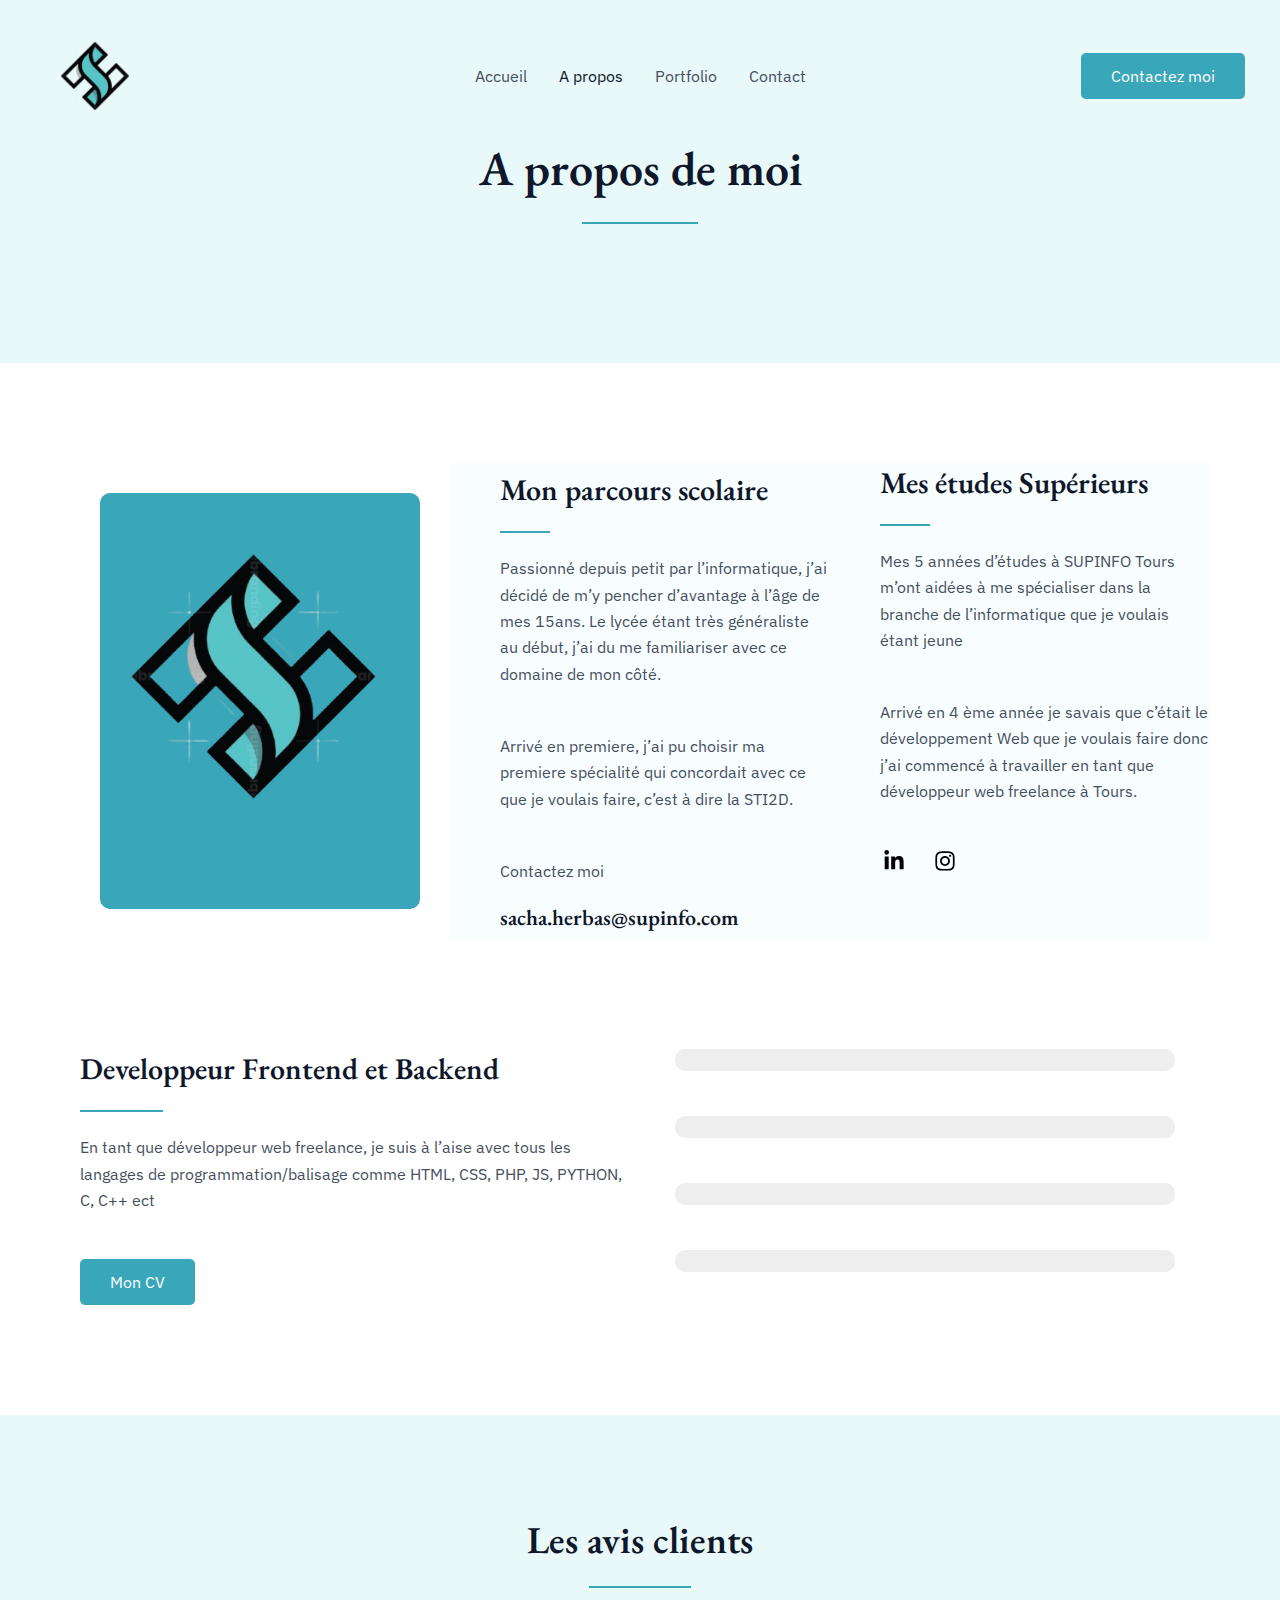
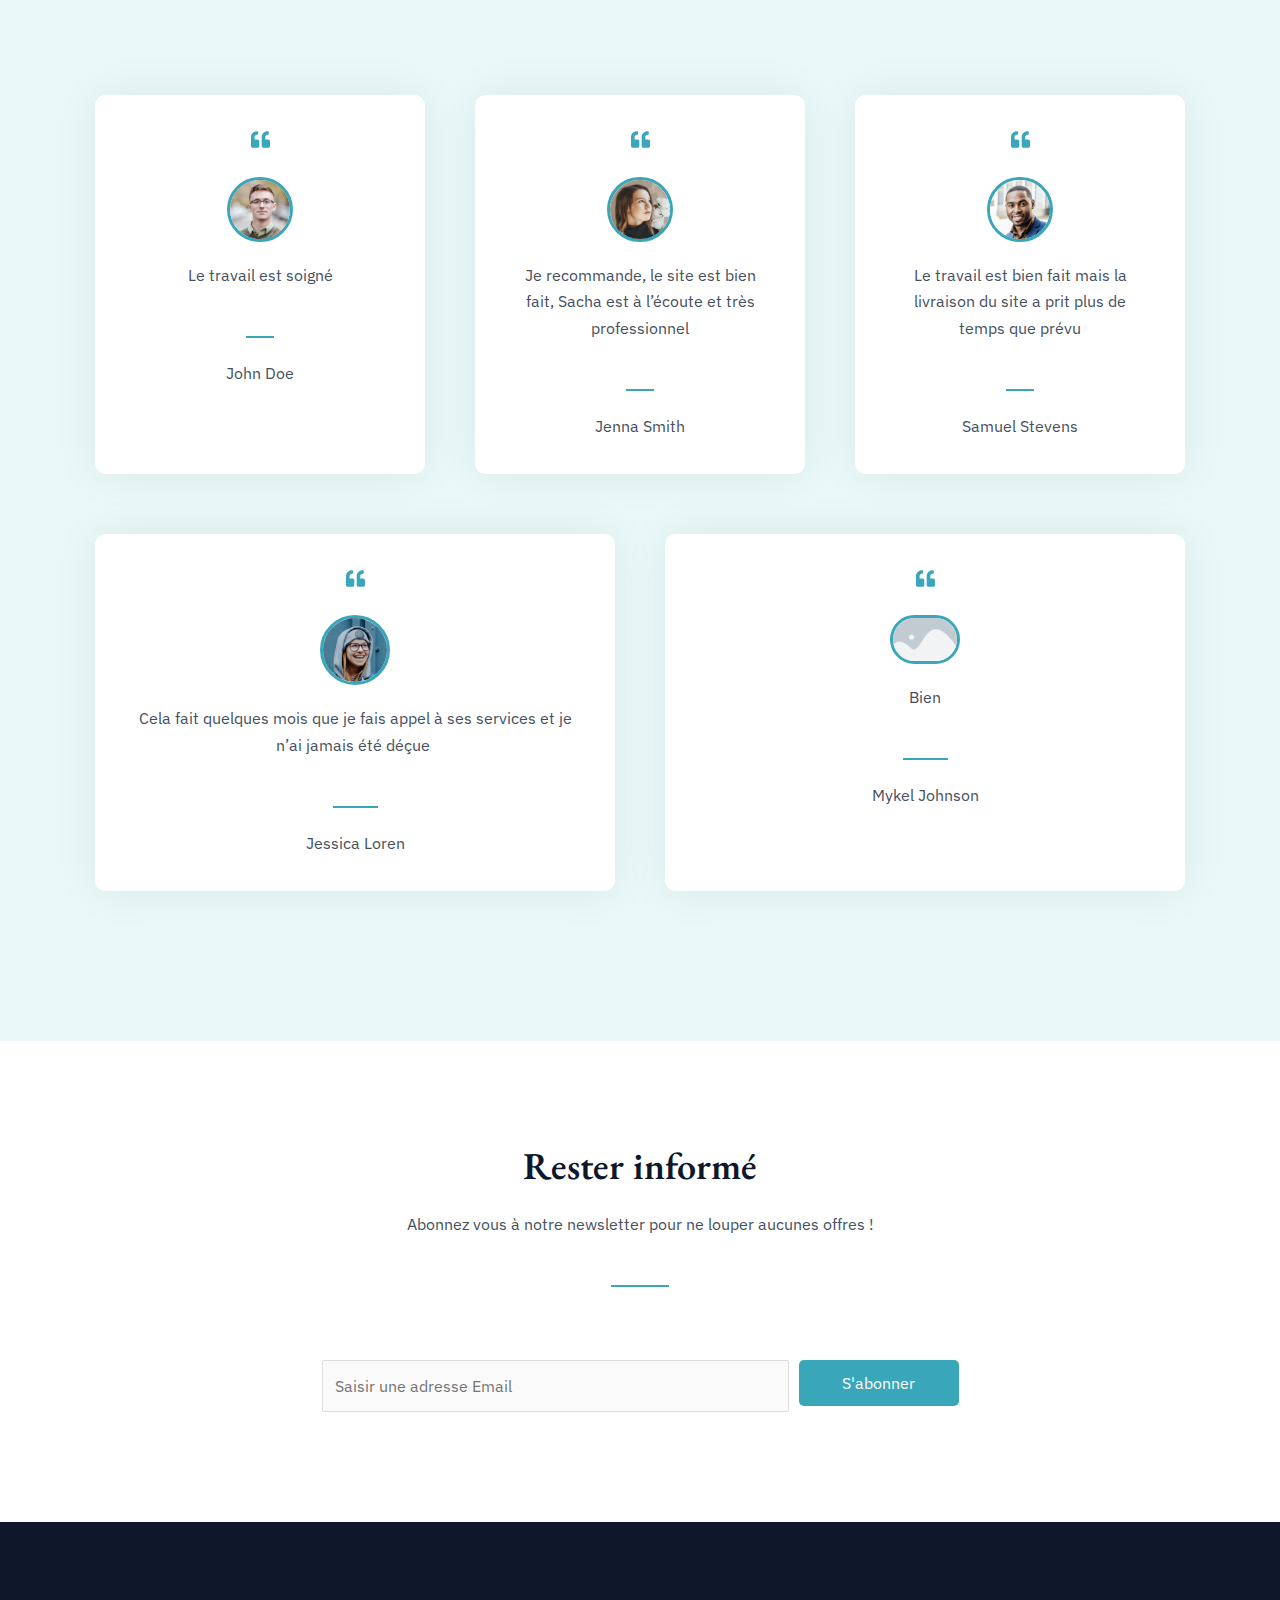
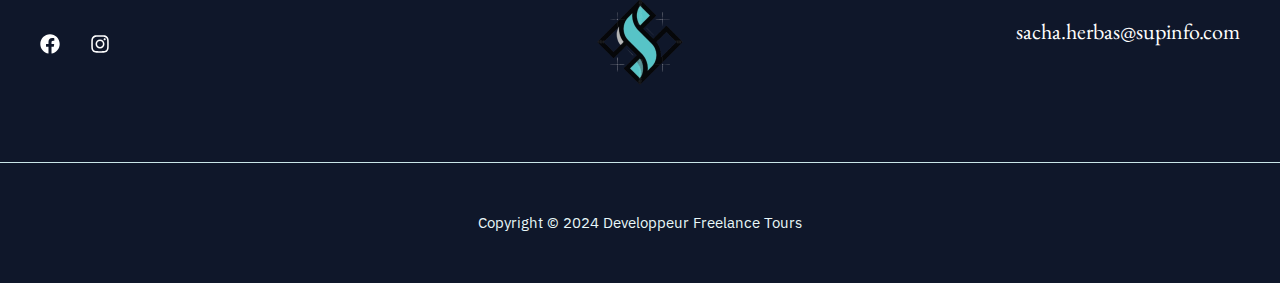
<file: about/index.html>
<!DOCTYPE html>
<html lang="fr-FR">
<head>
<meta charset="UTF-8">
<meta name="viewport" content="width=device-width, initial-scale=1">
	<link rel="profile" href="https://gmpg.org/xfn/11"> 
	<title>About &#8211; Developpeur Freelance Tours</title>
<meta name="robots" content="max-image-preview:large">
	<style>img:is([sizes="auto" i], [sizes^="auto," i]) { contain-intrinsic-size: 3000px 1500px }</style>
	<link rel="dns-prefetch" href="//fonts.googleapis.com">
<link rel="alternate" type="application/rss+xml" title="Developpeur Freelance Tours &raquo; Flux" href="/feed/">
<link rel="alternate" type="application/rss+xml" title="Developpeur Freelance Tours &raquo; Flux des commentaires" href="/comments/feed/">
<script>
window._wpemojiSettings = {"baseUrl":"https:\/\/s.w.org\/images\/core\/emoji\/15.0.3\/72x72\/","ext":".png","svgUrl":"https:\/\/s.w.org\/images\/core\/emoji\/15.0.3\/svg\/","svgExt":".svg","source":{"concatemoji":"\/wp-includes\/js\/wp-emoji-release.min.js?ver=6.7.1"}};
/*! This file is auto-generated */
!function(i,n){var o,s,e;function c(e){try{var t={supportTests:e,timestamp:(new Date).valueOf()};sessionStorage.setItem(o,JSON.stringify(t))}catch(e){}}function p(e,t,n){e.clearRect(0,0,e.canvas.width,e.canvas.height),e.fillText(t,0,0);var t=new Uint32Array(e.getImageData(0,0,e.canvas.width,e.canvas.height).data),r=(e.clearRect(0,0,e.canvas.width,e.canvas.height),e.fillText(n,0,0),new Uint32Array(e.getImageData(0,0,e.canvas.width,e.canvas.height).data));return t.every(function(e,t){return e===r[t]})}function u(e,t,n){switch(t){case"flag":return n(e,"🏳️‍⚧️","🏳️​⚧️")?!1:!n(e,"🇺🇳","🇺​🇳")&&!n(e,"🏴󠁧󠁢󠁥󠁮󠁧󠁿","🏴​󠁧​󠁢​󠁥​󠁮​󠁧​󠁿");case"emoji":return!n(e,"🐦‍⬛","🐦​⬛")}return!1}function f(e,t,n){var r="undefined"!=typeof WorkerGlobalScope&&self instanceof WorkerGlobalScope?new OffscreenCanvas(300,150):i.createElement("canvas"),a=r.getContext("2d",{willReadFrequently:!0}),o=(a.textBaseline="top",a.font="600 32px Arial",{});return e.forEach(function(e){o[e]=t(a,e,n)}),o}function t(e){var t=i.createElement("script");t.src=e,t.defer=!0,i.head.appendChild(t)}"undefined"!=typeof Promise&&(o="wpEmojiSettingsSupports",s=["flag","emoji"],n.supports={everything:!0,everythingExceptFlag:!0},e=new Promise(function(e){i.addEventListener("DOMContentLoaded",e,{once:!0})}),new Promise(function(t){var n=function(){try{var e=JSON.parse(sessionStorage.getItem(o));if("object"==typeof e&&"number"==typeof e.timestamp&&(new Date).valueOf()<e.timestamp+604800&&"object"==typeof e.supportTests)return e.supportTests}catch(e){}return null}();if(!n){if("undefined"!=typeof Worker&&"undefined"!=typeof OffscreenCanvas&&"undefined"!=typeof URL&&URL.createObjectURL&&"undefined"!=typeof Blob)try{var e="postMessage("+f.toString()+"("+[JSON.stringify(s),u.toString(),p.toString()].join(",")+"));",r=new Blob([e],{type:"text/javascript"}),a=new Worker(URL.createObjectURL(r),{name:"wpTestEmojiSupports"});return void(a.onmessage=function(e){c(n=e.data),a.terminate(),t(n)})}catch(e){}c(n=f(s,u,p))}t(n)}).then(function(e){for(var t in e)n.supports[t]=e[t],n.supports.everything=n.supports.everything&&n.supports[t],"flag"!==t&&(n.supports.everythingExceptFlag=n.supports.everythingExceptFlag&&n.supports[t]);n.supports.everythingExceptFlag=n.supports.everythingExceptFlag&&!n.supports.flag,n.DOMReady=!1,n.readyCallback=function(){n.DOMReady=!0}}).then(function(){return e}).then(function(){var e;n.supports.everything||(n.readyCallback(),(e=n.source||{}).concatemoji?t(e.concatemoji):e.wpemoji&&e.twemoji&&(t(e.twemoji),t(e.wpemoji)))}))}((window,document),window._wpemojiSettings);
</script>
<link rel="stylesheet" id="astra-theme-css-css" href="/wp-content/themes/astra/assets/css/minified/main.min.css?ver=4.8.8" media="all">
<style id="astra-theme-css-inline-css">:root{--ast-post-nav-space:0;--ast-container-default-xlg-padding:6.67em;--ast-container-default-lg-padding:5.67em;--ast-container-default-slg-padding:4.34em;--ast-container-default-md-padding:3.34em;--ast-container-default-sm-padding:6.67em;--ast-container-default-xs-padding:2.4em;--ast-container-default-xxs-padding:1.4em;--ast-code-block-background:#EEEEEE;--ast-comment-inputs-background:#FAFAFA;--ast-normal-container-width:1200px;--ast-narrow-container-width:750px;--ast-blog-title-font-weight:normal;--ast-blog-meta-weight:inherit;}html{font-size:100%;}a,.page-title{color:var(--ast-global-color-2);}a:hover,a:focus{color:var(--ast-global-color-1);}body,button,input,select,textarea,.ast-button,.ast-custom-button{font-family:'IBM Plex Sans',sans-serif;font-weight:400;font-size:16px;font-size:1rem;line-height:var(--ast-body-line-height,1.65em);}blockquote{color:var(--ast-global-color-3);}h1,.entry-content h1,h2,.entry-content h2,h3,.entry-content h3,h4,.entry-content h4,h5,.entry-content h5,h6,.entry-content h6,.site-title,.site-title a{font-family:'EB Garamond',serif;font-weight:600;}.site-title{font-size:35px;font-size:2.1875rem;display:none;}header .custom-logo-link img{max-width:120px;width:120px;}.astra-logo-svg{width:120px;}.site-header .site-description{font-size:15px;font-size:0.9375rem;display:none;}.entry-title{font-size:26px;font-size:1.625rem;}.archive .ast-article-post .ast-article-inner,.blog .ast-article-post .ast-article-inner,.archive .ast-article-post .ast-article-inner:hover,.blog .ast-article-post .ast-article-inner:hover{overflow:hidden;}h1,.entry-content h1{font-size:65px;font-size:4.0625rem;font-weight:600;font-family:'EB Garamond',serif;line-height:1.4em;}h2,.entry-content h2{font-size:48px;font-size:3rem;font-weight:600;font-family:'EB Garamond',serif;line-height:1.3em;}h3,.entry-content h3{font-size:38px;font-size:2.375rem;font-weight:600;font-family:'EB Garamond',serif;line-height:1.3em;}h4,.entry-content h4{font-size:35px;font-size:2.1875rem;line-height:1.2em;font-family:'EB Garamond',serif;}h5,.entry-content h5{font-size:30px;font-size:1.875rem;line-height:1.2em;font-family:'EB Garamond',serif;}h6,.entry-content h6{font-size:22px;font-size:1.375rem;line-height:1.25em;font-family:'EB Garamond',serif;}::selection{background-color:var(--ast-global-color-0);color:#000000;}body,h1,.entry-title a,.entry-content h1,h2,.entry-content h2,h3,.entry-content h3,h4,.entry-content h4,h5,.entry-content h5,h6,.entry-content h6{color:var(--ast-global-color-3);}.tagcloud a:hover,.tagcloud a:focus,.tagcloud a.current-item{color:#ffffff;border-color:var(--ast-global-color-2);background-color:var(--ast-global-color-2);}input:focus,input[type="text"]:focus,input[type="email"]:focus,input[type="url"]:focus,input[type="password"]:focus,input[type="reset"]:focus,input[type="search"]:focus,textarea:focus{border-color:var(--ast-global-color-2);}input[type="radio"]:checked,input[type=reset],input[type="checkbox"]:checked,input[type="checkbox"]:hover:checked,input[type="checkbox"]:focus:checked,input[type=range]::-webkit-slider-thumb{border-color:var(--ast-global-color-2);background-color:var(--ast-global-color-2);box-shadow:none;}.site-footer a:hover + .post-count,.site-footer a:focus + .post-count{background:var(--ast-global-color-2);border-color:var(--ast-global-color-2);}.single .nav-links .nav-previous,.single .nav-links .nav-next{color:var(--ast-global-color-2);}.entry-meta,.entry-meta *{line-height:1.45;color:var(--ast-global-color-2);}.entry-meta a:not(.ast-button):hover,.entry-meta a:not(.ast-button):hover *,.entry-meta a:not(.ast-button):focus,.entry-meta a:not(.ast-button):focus *,.page-links > .page-link,.page-links .page-link:hover,.post-navigation a:hover{color:var(--ast-global-color-1);}#cat option,.secondary .calendar_wrap thead a,.secondary .calendar_wrap thead a:visited{color:var(--ast-global-color-2);}.secondary .calendar_wrap #today,.ast-progress-val span{background:var(--ast-global-color-2);}.secondary a:hover + .post-count,.secondary a:focus + .post-count{background:var(--ast-global-color-2);border-color:var(--ast-global-color-2);}.calendar_wrap #today > a{color:#ffffff;}.page-links .page-link,.single .post-navigation a{color:var(--ast-global-color-2);}.ast-search-menu-icon .search-form button.search-submit{padding:0 4px;}.ast-search-menu-icon form.search-form{padding-right:0;}.ast-search-menu-icon.slide-search input.search-field{width:0;}.ast-header-search .ast-search-menu-icon.ast-dropdown-active .search-form,.ast-header-search .ast-search-menu-icon.ast-dropdown-active .search-field:focus{transition:all 0.2s;}.search-form input.search-field:focus{outline:none;}.wp-block-latest-posts > li > a{color:var(--ast-global-color-2);}.widget-title,.widget .wp-block-heading{font-size:22px;font-size:1.375rem;color:var(--ast-global-color-3);}.ast-search-menu-icon.slide-search a:focus-visible:focus-visible,.astra-search-icon:focus-visible,#close:focus-visible,a:focus-visible,.ast-menu-toggle:focus-visible,.site .skip-link:focus-visible,.wp-block-loginout input:focus-visible,.wp-block-search.wp-block-search__button-inside .wp-block-search__inside-wrapper,.ast-header-navigation-arrow:focus-visible,.woocommerce .wc-proceed-to-checkout > .checkout-button:focus-visible,.woocommerce .woocommerce-MyAccount-navigation ul li a:focus-visible,.ast-orders-table__row .ast-orders-table__cell:focus-visible,.woocommerce .woocommerce-order-details .order-again > .button:focus-visible,.woocommerce .woocommerce-message a.button.wc-forward:focus-visible,.woocommerce #minus_qty:focus-visible,.woocommerce #plus_qty:focus-visible,a#ast-apply-coupon:focus-visible,.woocommerce .woocommerce-info a:focus-visible,.woocommerce .astra-shop-summary-wrap a:focus-visible,.woocommerce a.wc-forward:focus-visible,#ast-apply-coupon:focus-visible,.woocommerce-js .woocommerce-mini-cart-item a.remove:focus-visible,#close:focus-visible,.button.search-submit:focus-visible,#search_submit:focus,.normal-search:focus-visible,.ast-header-account-wrap:focus-visible,.woocommerce .ast-on-card-button.ast-quick-view-trigger:focus{outline-style:dotted;outline-color:inherit;outline-width:thin;}input:focus,input[type="text"]:focus,input[type="email"]:focus,input[type="url"]:focus,input[type="password"]:focus,input[type="reset"]:focus,input[type="search"]:focus,input[type="number"]:focus,textarea:focus,.wp-block-search__input:focus,[data-section="section-header-mobile-trigger"] .ast-button-wrap .ast-mobile-menu-trigger-minimal:focus,.ast-mobile-popup-drawer.active .menu-toggle-close:focus,.woocommerce-ordering select.orderby:focus,#ast-scroll-top:focus,#coupon_code:focus,.woocommerce-page #comment:focus,.woocommerce #reviews #respond input#submit:focus,.woocommerce a.add_to_cart_button:focus,.woocommerce .button.single_add_to_cart_button:focus,.woocommerce .woocommerce-cart-form button:focus,.woocommerce .woocommerce-cart-form__cart-item .quantity .qty:focus,.woocommerce .woocommerce-billing-fields .woocommerce-billing-fields__field-wrapper .woocommerce-input-wrapper > .input-text:focus,.woocommerce #order_comments:focus,.woocommerce #place_order:focus,.woocommerce .woocommerce-address-fields .woocommerce-address-fields__field-wrapper .woocommerce-input-wrapper > .input-text:focus,.woocommerce .woocommerce-MyAccount-content form button:focus,.woocommerce .woocommerce-MyAccount-content .woocommerce-EditAccountForm .woocommerce-form-row .woocommerce-Input.input-text:focus,.woocommerce .ast-woocommerce-container .woocommerce-pagination ul.page-numbers li a:focus,body #content .woocommerce form .form-row .select2-container--default .select2-selection--single:focus,#ast-coupon-code:focus,.woocommerce.woocommerce-js .quantity input[type=number]:focus,.woocommerce-js .woocommerce-mini-cart-item .quantity input[type=number]:focus,.woocommerce p#ast-coupon-trigger:focus{border-style:dotted;border-color:inherit;border-width:thin;}input{outline:none;}.ast-logo-title-inline .site-logo-img{padding-right:1em;}.site-logo-img img{ transition:all 0.2s linear;}body .ast-oembed-container *{position:absolute;top:0;width:100%;height:100%;left:0;}body .wp-block-embed-pocket-casts .ast-oembed-container *{position:unset;}.ast-single-post-featured-section + article {margin-top: 2em;}.site-content .ast-single-post-featured-section img {width: 100%;overflow: hidden;object-fit: cover;}.site > .ast-single-related-posts-container {margin-top: 0;}@media (min-width: 922px) {.ast-desktop .ast-container--narrow {max-width: var(--ast-narrow-container-width);margin: 0 auto;}}.ast-page-builder-template .hentry {margin: 0;}.ast-page-builder-template .site-content > .ast-container {max-width: 100%;padding: 0;}.ast-page-builder-template .site .site-content #primary {padding: 0;margin: 0;}.ast-page-builder-template .no-results {text-align: center;margin: 4em auto;}.ast-page-builder-template .ast-pagination {padding: 2em;}.ast-page-builder-template .entry-header.ast-no-title.ast-no-thumbnail {margin-top: 0;}.ast-page-builder-template .entry-header.ast-header-without-markup {margin-top: 0;margin-bottom: 0;}.ast-page-builder-template .entry-header.ast-no-title.ast-no-meta {margin-bottom: 0;}.ast-page-builder-template.single .post-navigation {padding-bottom: 2em;}.ast-page-builder-template.single-post .site-content > .ast-container {max-width: 100%;}.ast-page-builder-template .entry-header {margin-top: 4em;margin-left: auto;margin-right: auto;padding-left: 20px;padding-right: 20px;}.single.ast-page-builder-template .entry-header {padding-left: 20px;padding-right: 20px;}.ast-page-builder-template .ast-archive-description {margin: 4em auto 0;padding-left: 20px;padding-right: 20px;}.ast-page-builder-template.ast-no-sidebar .entry-content .alignwide {margin-left: 0;margin-right: 0;}@media (max-width:921.9px){#ast-desktop-header{display:none;}}@media (min-width:922px){#ast-mobile-header{display:none;}}.wp-block-buttons.aligncenter{justify-content:center;}@media (max-width:921px){.ast-theme-transparent-header #primary,.ast-theme-transparent-header #secondary{padding:0;}}@media (max-width:921px){.ast-plain-container.ast-no-sidebar #primary{padding:0;}}.ast-plain-container.ast-no-sidebar #primary{margin-top:0;margin-bottom:0;}.wp-block-buttons .wp-block-button.is-style-outline .wp-block-button__link.wp-element-button,.ast-outline-button,.wp-block-uagb-buttons-child .uagb-buttons-repeater.ast-outline-button{border-color:var(--ast-global-color-0);border-top-width:2px;border-right-width:2px;border-bottom-width:2px;border-left-width:2px;font-family:inherit;font-weight:inherit;font-size:16px;font-size:1rem;line-height:1em;border-top-left-radius:5px;border-top-right-radius:5px;border-bottom-right-radius:5px;border-bottom-left-radius:5px;}.wp-block-button.is-style-outline .wp-block-button__link:hover,.wp-block-buttons .wp-block-button.is-style-outline .wp-block-button__link:focus,.wp-block-buttons .wp-block-button.is-style-outline > .wp-block-button__link:not(.has-text-color):hover,.wp-block-buttons .wp-block-button.wp-block-button__link.is-style-outline:not(.has-text-color):hover,.ast-outline-button:hover,.ast-outline-button:focus,.wp-block-uagb-buttons-child .uagb-buttons-repeater.ast-outline-button:hover,.wp-block-uagb-buttons-child .uagb-buttons-repeater.ast-outline-button:focus{background-color:var(--ast-global-color-1);}.wp-block-button .wp-block-button__link.wp-element-button.is-style-outline:not(.has-background),.wp-block-button.is-style-outline>.wp-block-button__link.wp-element-button:not(.has-background),.ast-outline-button{background-color:var(--ast-global-color-0);}.entry-content[data-ast-blocks-layout] > figure{margin-bottom:1em;}@media (max-width:921px){.ast-separate-container #primary,.ast-separate-container #secondary{padding:1.5em 0;}#primary,#secondary{padding:1.5em 0;margin:0;}.ast-left-sidebar #content > .ast-container{display:flex;flex-direction:column-reverse;width:100%;}.ast-separate-container .ast-article-post,.ast-separate-container .ast-article-single{padding:1.5em 2.14em;}.ast-author-box img.avatar{margin:20px 0 0 0;}}@media (min-width:922px){.ast-separate-container.ast-right-sidebar #primary,.ast-separate-container.ast-left-sidebar #primary{border:0;}.search-no-results.ast-separate-container #primary{margin-bottom:4em;}}.elementor-button-wrapper .elementor-button{border-style:solid;text-decoration:none;border-top-width:0px;border-right-width:0px;border-left-width:0px;border-bottom-width:0px;}body .elementor-button.elementor-size-sm,body .elementor-button.elementor-size-xs,body .elementor-button.elementor-size-md,body .elementor-button.elementor-size-lg,body .elementor-button.elementor-size-xl,body .elementor-button{border-top-left-radius:5px;border-top-right-radius:5px;border-bottom-right-radius:5px;border-bottom-left-radius:5px;padding-top:15px;padding-right:30px;padding-bottom:15px;padding-left:30px;}.elementor-button-wrapper .elementor-button{border-color:var(--ast-global-color-0);background-color:var(--ast-global-color-0);}.elementor-button-wrapper .elementor-button:hover,.elementor-button-wrapper .elementor-button:focus{color:var(--ast-global-color-5);background-color:var(--ast-global-color-1);border-color:var(--ast-global-color-1);}.wp-block-button .wp-block-button__link ,.elementor-button-wrapper .elementor-button,.elementor-button-wrapper .elementor-button:visited{color:var(--ast-global-color-5);}.elementor-button-wrapper .elementor-button{font-size:16px;font-size:1rem;line-height:1em;}body .elementor-button.elementor-size-sm,body .elementor-button.elementor-size-xs,body .elementor-button.elementor-size-md,body .elementor-button.elementor-size-lg,body .elementor-button.elementor-size-xl,body .elementor-button{font-size:16px;font-size:1rem;}.wp-block-button .wp-block-button__link:hover,.wp-block-button .wp-block-button__link:focus{color:var(--ast-global-color-5);background-color:var(--ast-global-color-1);border-color:var(--ast-global-color-1);}.elementor-widget-heading h1.elementor-heading-title{line-height:1.4em;}.elementor-widget-heading h2.elementor-heading-title{line-height:1.3em;}.elementor-widget-heading h3.elementor-heading-title{line-height:1.3em;}.elementor-widget-heading h4.elementor-heading-title{line-height:1.2em;}.elementor-widget-heading h5.elementor-heading-title{line-height:1.2em;}.elementor-widget-heading h6.elementor-heading-title{line-height:1.25em;}.wp-block-button .wp-block-button__link,.wp-block-search .wp-block-search__button,body .wp-block-file .wp-block-file__button{border-style:solid;border-top-width:0px;border-right-width:0px;border-left-width:0px;border-bottom-width:0px;border-color:var(--ast-global-color-0);background-color:var(--ast-global-color-0);color:var(--ast-global-color-5);font-family:inherit;font-weight:inherit;line-height:1em;font-size:16px;font-size:1rem;border-top-left-radius:5px;border-top-right-radius:5px;border-bottom-right-radius:5px;border-bottom-left-radius:5px;padding-top:15px;padding-right:30px;padding-bottom:15px;padding-left:30px;}.menu-toggle,button,.ast-button,.ast-custom-button,.button,input#submit,input[type="button"],input[type="submit"],input[type="reset"],form[CLASS*="wp-block-search__"].wp-block-search .wp-block-search__inside-wrapper .wp-block-search__button,body .wp-block-file .wp-block-file__button,.woocommerce-js a.button,.woocommerce button.button,.woocommerce .woocommerce-message a.button,.woocommerce #respond input#submit.alt,.woocommerce input.button.alt,.woocommerce input.button,.woocommerce input.button:disabled,.woocommerce input.button:disabled[disabled],.woocommerce input.button:disabled:hover,.woocommerce input.button:disabled[disabled]:hover,.woocommerce #respond input#submit,.woocommerce button.button.alt.disabled,.wc-block-grid__products .wc-block-grid__product .wp-block-button__link,.wc-block-grid__product-onsale,[CLASS*="wc-block"] button,.woocommerce-js .astra-cart-drawer .astra-cart-drawer-content .woocommerce-mini-cart__buttons .button:not(.checkout):not(.ast-continue-shopping),.woocommerce-js .astra-cart-drawer .astra-cart-drawer-content .woocommerce-mini-cart__buttons a.checkout,.woocommerce button.button.alt.disabled.wc-variation-selection-needed,[CLASS*="wc-block"] .wc-block-components-button{border-style:solid;border-top-width:0px;border-right-width:0px;border-left-width:0px;border-bottom-width:0px;color:var(--ast-global-color-5);border-color:var(--ast-global-color-0);background-color:var(--ast-global-color-0);padding-top:15px;padding-right:30px;padding-bottom:15px;padding-left:30px;font-family:inherit;font-weight:inherit;font-size:16px;font-size:1rem;line-height:1em;border-top-left-radius:5px;border-top-right-radius:5px;border-bottom-right-radius:5px;border-bottom-left-radius:5px;}button:focus,.menu-toggle:hover,button:hover,.ast-button:hover,.ast-custom-button:hover .button:hover,.ast-custom-button:hover ,input[type=reset]:hover,input[type=reset]:focus,input#submit:hover,input#submit:focus,input[type="button"]:hover,input[type="button"]:focus,input[type="submit"]:hover,input[type="submit"]:focus,form[CLASS*="wp-block-search__"].wp-block-search .wp-block-search__inside-wrapper .wp-block-search__button:hover,form[CLASS*="wp-block-search__"].wp-block-search .wp-block-search__inside-wrapper .wp-block-search__button:focus,body .wp-block-file .wp-block-file__button:hover,body .wp-block-file .wp-block-file__button:focus,.woocommerce-js a.button:hover,.woocommerce button.button:hover,.woocommerce .woocommerce-message a.button:hover,.woocommerce #respond input#submit:hover,.woocommerce #respond input#submit.alt:hover,.woocommerce input.button.alt:hover,.woocommerce input.button:hover,.woocommerce button.button.alt.disabled:hover,.wc-block-grid__products .wc-block-grid__product .wp-block-button__link:hover,[CLASS*="wc-block"] button:hover,.woocommerce-js .astra-cart-drawer .astra-cart-drawer-content .woocommerce-mini-cart__buttons .button:not(.checkout):not(.ast-continue-shopping):hover,.woocommerce-js .astra-cart-drawer .astra-cart-drawer-content .woocommerce-mini-cart__buttons a.checkout:hover,.woocommerce button.button.alt.disabled.wc-variation-selection-needed:hover,[CLASS*="wc-block"] .wc-block-components-button:hover,[CLASS*="wc-block"] .wc-block-components-button:focus{color:var(--ast-global-color-5);background-color:var(--ast-global-color-1);border-color:var(--ast-global-color-1);}@media (max-width:921px){.ast-mobile-header-stack .main-header-bar .ast-search-menu-icon{display:inline-block;}.ast-header-break-point.ast-header-custom-item-outside .ast-mobile-header-stack .main-header-bar .ast-search-icon{margin:0;}.ast-comment-avatar-wrap img{max-width:2.5em;}.ast-comment-meta{padding:0 1.8888em 1.3333em;}.ast-separate-container .ast-comment-list li.depth-1{padding:1.5em 2.14em;}.ast-separate-container .comment-respond{padding:2em 2.14em;}}@media (min-width:544px){.ast-container{max-width:100%;}}@media (max-width:544px){.ast-separate-container .ast-article-post,.ast-separate-container .ast-article-single,.ast-separate-container .comments-title,.ast-separate-container .ast-archive-description{padding:1.5em 1em;}.ast-separate-container #content .ast-container{padding-left:0.54em;padding-right:0.54em;}.ast-separate-container .ast-comment-list .bypostauthor{padding:.5em;}.ast-search-menu-icon.ast-dropdown-active .search-field{width:170px;}} #ast-mobile-header .ast-site-header-cart-li a{pointer-events:none;}body,.ast-separate-container{background-color:var(--ast-global-color-4);background-image:none;}@media (max-width:921px){.site-title{display:none;}.site-header .site-description{display:none;}h1,.entry-content h1{font-size:30px;}h2,.entry-content h2{font-size:25px;}h3,.entry-content h3{font-size:20px;}.astra-logo-svg{width:120px;}header .custom-logo-link img,.ast-header-break-point .site-logo-img .custom-mobile-logo-link img{max-width:120px;width:120px;}}@media (max-width:544px){.site-title{display:none;}.site-header .site-description{display:none;}h1,.entry-content h1{font-size:30px;}h2,.entry-content h2{font-size:25px;}h3,.entry-content h3{font-size:20px;}header .custom-logo-link img,.ast-header-break-point .site-branding img,.ast-header-break-point .custom-logo-link img{max-width:100px;width:100px;}.astra-logo-svg{width:100px;}.ast-header-break-point .site-logo-img .custom-mobile-logo-link img{max-width:100px;}}@media (max-width:921px){html{font-size:91.2%;}}@media (max-width:544px){html{font-size:91.2%;}}@media (min-width:922px){.ast-container{max-width:1240px;}}@media (min-width:922px){.site-content .ast-container{display:flex;}}@media (max-width:921px){.site-content .ast-container{flex-direction:column;}}@media (min-width:922px){.main-header-menu .sub-menu .menu-item.ast-left-align-sub-menu:hover > .sub-menu,.main-header-menu .sub-menu .menu-item.ast-left-align-sub-menu.focus > .sub-menu{margin-left:-0px;}}.ast-theme-transparent-header [data-section="section-header-mobile-trigger"] .ast-button-wrap .ast-mobile-menu-trigger-minimal{background:transparent;}.site .comments-area{padding-bottom:3em;}.wp-block-file {display: flex;align-items: center;flex-wrap: wrap;justify-content: space-between;}.wp-block-pullquote {border: none;}.wp-block-pullquote blockquote::before {content: "\201D";font-family: "Helvetica",sans-serif;display: flex;transform: rotate( 180deg );font-size: 6rem;font-style: normal;line-height: 1;font-weight: bold;align-items: center;justify-content: center;}.has-text-align-right > blockquote::before {justify-content: flex-start;}.has-text-align-left > blockquote::before {justify-content: flex-end;}figure.wp-block-pullquote.is-style-solid-color blockquote {max-width: 100%;text-align: inherit;}:root {--wp--custom--ast-default-block-top-padding: 3em;--wp--custom--ast-default-block-right-padding: 3em;--wp--custom--ast-default-block-bottom-padding: 3em;--wp--custom--ast-default-block-left-padding: 3em;--wp--custom--ast-container-width: 1200px;--wp--custom--ast-content-width-size: 1200px;--wp--custom--ast-wide-width-size: calc(1200px + var(--wp--custom--ast-default-block-left-padding) + var(--wp--custom--ast-default-block-right-padding));}.ast-narrow-container {--wp--custom--ast-content-width-size: 750px;--wp--custom--ast-wide-width-size: 750px;}@media(max-width: 921px) {:root {--wp--custom--ast-default-block-top-padding: 3em;--wp--custom--ast-default-block-right-padding: 2em;--wp--custom--ast-default-block-bottom-padding: 3em;--wp--custom--ast-default-block-left-padding: 2em;}}@media(max-width: 544px) {:root {--wp--custom--ast-default-block-top-padding: 3em;--wp--custom--ast-default-block-right-padding: 1.5em;--wp--custom--ast-default-block-bottom-padding: 3em;--wp--custom--ast-default-block-left-padding: 1.5em;}}.entry-content > .wp-block-group,.entry-content > .wp-block-cover,.entry-content > .wp-block-columns {padding-top: var(--wp--custom--ast-default-block-top-padding);padding-right: var(--wp--custom--ast-default-block-right-padding);padding-bottom: var(--wp--custom--ast-default-block-bottom-padding);padding-left: var(--wp--custom--ast-default-block-left-padding);}.ast-plain-container.ast-no-sidebar .entry-content > .alignfull,.ast-page-builder-template .ast-no-sidebar .entry-content > .alignfull {margin-left: calc( -50vw + 50%);margin-right: calc( -50vw + 50%);max-width: 100vw;width: 100vw;}.ast-plain-container.ast-no-sidebar .entry-content .alignfull .alignfull,.ast-page-builder-template.ast-no-sidebar .entry-content .alignfull .alignfull,.ast-plain-container.ast-no-sidebar .entry-content .alignfull .alignwide,.ast-page-builder-template.ast-no-sidebar .entry-content .alignfull .alignwide,.ast-plain-container.ast-no-sidebar .entry-content .alignwide .alignfull,.ast-page-builder-template.ast-no-sidebar .entry-content .alignwide .alignfull,.ast-plain-container.ast-no-sidebar .entry-content .alignwide .alignwide,.ast-page-builder-template.ast-no-sidebar .entry-content .alignwide .alignwide,.ast-plain-container.ast-no-sidebar .entry-content .wp-block-column .alignfull,.ast-page-builder-template.ast-no-sidebar .entry-content .wp-block-column .alignfull,.ast-plain-container.ast-no-sidebar .entry-content .wp-block-column .alignwide,.ast-page-builder-template.ast-no-sidebar .entry-content .wp-block-column .alignwide {margin-left: auto;margin-right: auto;width: 100%;}[data-ast-blocks-layout] .wp-block-separator:not(.is-style-dots) {height: 0;}[data-ast-blocks-layout] .wp-block-separator {margin: 20px auto;}[data-ast-blocks-layout] .wp-block-separator:not(.is-style-wide):not(.is-style-dots) {max-width: 100px;}[data-ast-blocks-layout] .wp-block-separator.has-background {padding: 0;}.entry-content[data-ast-blocks-layout] > * {max-width: var(--wp--custom--ast-content-width-size);margin-left: auto;margin-right: auto;}.entry-content[data-ast-blocks-layout] > .alignwide {max-width: var(--wp--custom--ast-wide-width-size);}.entry-content[data-ast-blocks-layout] .alignfull {max-width: none;}.entry-content .wp-block-columns {margin-bottom: 0;}blockquote {margin: 1.5em;border-color: rgba(0,0,0,0.05);}.wp-block-quote:not(.has-text-align-right):not(.has-text-align-center) {border-left: 5px solid rgba(0,0,0,0.05);}.has-text-align-right > blockquote,blockquote.has-text-align-right {border-right: 5px solid rgba(0,0,0,0.05);}.has-text-align-left > blockquote,blockquote.has-text-align-left {border-left: 5px solid rgba(0,0,0,0.05);}.wp-block-site-tagline,.wp-block-latest-posts .read-more {margin-top: 15px;}.wp-block-loginout p label {display: block;}.wp-block-loginout p:not(.login-remember):not(.login-submit) input {width: 100%;}.wp-block-loginout input:focus {border-color: transparent;}.wp-block-loginout input:focus {outline: thin dotted;}.entry-content .wp-block-media-text .wp-block-media-text__content {padding: 0 0 0 8%;}.entry-content .wp-block-media-text.has-media-on-the-right .wp-block-media-text__content {padding: 0 8% 0 0;}.entry-content .wp-block-media-text.has-background .wp-block-media-text__content {padding: 8%;}.entry-content .wp-block-cover:not([class*="background-color"]) .wp-block-cover__inner-container,.entry-content .wp-block-cover:not([class*="background-color"]) .wp-block-cover-image-text,.entry-content .wp-block-cover:not([class*="background-color"]) .wp-block-cover-text,.entry-content .wp-block-cover-image:not([class*="background-color"]) .wp-block-cover__inner-container,.entry-content .wp-block-cover-image:not([class*="background-color"]) .wp-block-cover-image-text,.entry-content .wp-block-cover-image:not([class*="background-color"]) .wp-block-cover-text {color: var(--ast-global-color-5);}.wp-block-loginout .login-remember input {width: 1.1rem;height: 1.1rem;margin: 0 5px 4px 0;vertical-align: middle;}.wp-block-latest-posts > li > *:first-child,.wp-block-latest-posts:not(.is-grid) > li:first-child {margin-top: 0;}.entry-content > .wp-block-buttons,.entry-content > .wp-block-uagb-buttons {margin-bottom: 1.5em;}.wp-block-search__inside-wrapper .wp-block-search__input {padding: 0 10px;color: var(--ast-global-color-3);background: var(--ast-global-color-5);border-color: var(--ast-border-color);}.wp-block-latest-posts .read-more {margin-bottom: 1.5em;}.wp-block-search__no-button .wp-block-search__inside-wrapper .wp-block-search__input {padding-top: 5px;padding-bottom: 5px;}.wp-block-latest-posts .wp-block-latest-posts__post-date,.wp-block-latest-posts .wp-block-latest-posts__post-author {font-size: 1rem;}.wp-block-latest-posts > li > *,.wp-block-latest-posts:not(.is-grid) > li {margin-top: 12px;margin-bottom: 12px;}.ast-page-builder-template .entry-content[data-ast-blocks-layout] > *,.ast-page-builder-template .entry-content[data-ast-blocks-layout] > .alignfull:not(.wp-block-group) > * {max-width: none;}.ast-page-builder-template .entry-content[data-ast-blocks-layout] > .alignwide > * {max-width: var(--wp--custom--ast-wide-width-size);}.ast-page-builder-template .entry-content[data-ast-blocks-layout] > .inherit-container-width > *,.ast-page-builder-template .entry-content[data-ast-blocks-layout] > *:not(.wp-block-group) > *,.entry-content[data-ast-blocks-layout] > .wp-block-cover .wp-block-cover__inner-container {max-width: var(--wp--custom--ast-content-width-size) ;margin-left: auto;margin-right: auto;}.entry-content[data-ast-blocks-layout] .wp-block-cover:not(.alignleft):not(.alignright) {width: auto;}@media(max-width: 1200px) {.ast-separate-container .entry-content > .alignfull,.ast-separate-container .entry-content[data-ast-blocks-layout] > .alignwide,.ast-plain-container .entry-content[data-ast-blocks-layout] > .alignwide,.ast-plain-container .entry-content .alignfull {margin-left: calc(-1 * min(var(--ast-container-default-xlg-padding),20px)) ;margin-right: calc(-1 * min(var(--ast-container-default-xlg-padding),20px));}}@media(min-width: 1201px) {.ast-separate-container .entry-content > .alignfull {margin-left: calc(-1 * var(--ast-container-default-xlg-padding) );margin-right: calc(-1 * var(--ast-container-default-xlg-padding) );}.ast-separate-container .entry-content[data-ast-blocks-layout] > .alignwide,.ast-plain-container .entry-content[data-ast-blocks-layout] > .alignwide {margin-left: calc(-1 * var(--wp--custom--ast-default-block-left-padding) );margin-right: calc(-1 * var(--wp--custom--ast-default-block-right-padding) );}}@media(min-width: 921px) {.ast-separate-container .entry-content .wp-block-group.alignwide:not(.inherit-container-width) > :where(:not(.alignleft):not(.alignright)),.ast-plain-container .entry-content .wp-block-group.alignwide:not(.inherit-container-width) > :where(:not(.alignleft):not(.alignright)) {max-width: calc( var(--wp--custom--ast-content-width-size) + 80px );}.ast-plain-container.ast-right-sidebar .entry-content[data-ast-blocks-layout] .alignfull,.ast-plain-container.ast-left-sidebar .entry-content[data-ast-blocks-layout] .alignfull {margin-left: -60px;margin-right: -60px;}}@media(min-width: 544px) {.entry-content > .alignleft {margin-right: 20px;}.entry-content > .alignright {margin-left: 20px;}}@media (max-width:544px){.wp-block-columns .wp-block-column:not(:last-child){margin-bottom:20px;}.wp-block-latest-posts{margin:0;}}@media( max-width: 600px ) {.entry-content .wp-block-media-text .wp-block-media-text__content,.entry-content .wp-block-media-text.has-media-on-the-right .wp-block-media-text__content {padding: 8% 0 0;}.entry-content .wp-block-media-text.has-background .wp-block-media-text__content {padding: 8%;}}.ast-page-builder-template .entry-header {padding-left: 0;}.ast-narrow-container .site-content .wp-block-uagb-image--align-full .wp-block-uagb-image__figure {max-width: 100%;margin-left: auto;margin-right: auto;}:root .has-ast-global-color-0-color{color:var(--ast-global-color-0);}:root .has-ast-global-color-0-background-color{background-color:var(--ast-global-color-0);}:root .wp-block-button .has-ast-global-color-0-color{color:var(--ast-global-color-0);}:root .wp-block-button .has-ast-global-color-0-background-color{background-color:var(--ast-global-color-0);}:root .has-ast-global-color-1-color{color:var(--ast-global-color-1);}:root .has-ast-global-color-1-background-color{background-color:var(--ast-global-color-1);}:root .wp-block-button .has-ast-global-color-1-color{color:var(--ast-global-color-1);}:root .wp-block-button .has-ast-global-color-1-background-color{background-color:var(--ast-global-color-1);}:root .has-ast-global-color-2-color{color:var(--ast-global-color-2);}:root .has-ast-global-color-2-background-color{background-color:var(--ast-global-color-2);}:root .wp-block-button .has-ast-global-color-2-color{color:var(--ast-global-color-2);}:root .wp-block-button .has-ast-global-color-2-background-color{background-color:var(--ast-global-color-2);}:root .has-ast-global-color-3-color{color:var(--ast-global-color-3);}:root .has-ast-global-color-3-background-color{background-color:var(--ast-global-color-3);}:root .wp-block-button .has-ast-global-color-3-color{color:var(--ast-global-color-3);}:root .wp-block-button .has-ast-global-color-3-background-color{background-color:var(--ast-global-color-3);}:root .has-ast-global-color-4-color{color:var(--ast-global-color-4);}:root .has-ast-global-color-4-background-color{background-color:var(--ast-global-color-4);}:root .wp-block-button .has-ast-global-color-4-color{color:var(--ast-global-color-4);}:root .wp-block-button .has-ast-global-color-4-background-color{background-color:var(--ast-global-color-4);}:root .has-ast-global-color-5-color{color:var(--ast-global-color-5);}:root .has-ast-global-color-5-background-color{background-color:var(--ast-global-color-5);}:root .wp-block-button .has-ast-global-color-5-color{color:var(--ast-global-color-5);}:root .wp-block-button .has-ast-global-color-5-background-color{background-color:var(--ast-global-color-5);}:root .has-ast-global-color-6-color{color:var(--ast-global-color-6);}:root .has-ast-global-color-6-background-color{background-color:var(--ast-global-color-6);}:root .wp-block-button .has-ast-global-color-6-color{color:var(--ast-global-color-6);}:root .wp-block-button .has-ast-global-color-6-background-color{background-color:var(--ast-global-color-6);}:root .has-ast-global-color-7-color{color:var(--ast-global-color-7);}:root .has-ast-global-color-7-background-color{background-color:var(--ast-global-color-7);}:root .wp-block-button .has-ast-global-color-7-color{color:var(--ast-global-color-7);}:root .wp-block-button .has-ast-global-color-7-background-color{background-color:var(--ast-global-color-7);}:root .has-ast-global-color-8-color{color:var(--ast-global-color-8);}:root .has-ast-global-color-8-background-color{background-color:var(--ast-global-color-8);}:root .wp-block-button .has-ast-global-color-8-color{color:var(--ast-global-color-8);}:root .wp-block-button .has-ast-global-color-8-background-color{background-color:var(--ast-global-color-8);}:root{--ast-global-color-0:#3AA6B9;--ast-global-color-1:#2997AA;--ast-global-color-2:#0F172A;--ast-global-color-3:#454F5E;--ast-global-color-4:#E9F8F9;--ast-global-color-5:#FFFFFF;--ast-global-color-6:#CAE6E8;--ast-global-color-7:#181823;--ast-global-color-8:#222222;}:root {--ast-border-color : #dddddd;}.ast-single-entry-banner {-js-display: flex;display: flex;flex-direction: column;justify-content: center;text-align: center;position: relative;background: #eeeeee;}.ast-single-entry-banner[data-banner-layout="layout-1"] {max-width: 1200px;background: inherit;padding: 20px 0;}.ast-single-entry-banner[data-banner-width-type="custom"] {margin: 0 auto;width: 100%;}.ast-single-entry-banner + .site-content .entry-header {margin-bottom: 0;}.site .ast-author-avatar {--ast-author-avatar-size: ;}a.ast-underline-text {text-decoration: underline;}.ast-container > .ast-terms-link {position: relative;display: block;}a.ast-button.ast-badge-tax {padding: 4px 8px;border-radius: 3px;font-size: inherit;}header.entry-header > *:not(:last-child){margin-bottom:10px;}.ast-archive-entry-banner {-js-display: flex;display: flex;flex-direction: column;justify-content: center;text-align: center;position: relative;background: #eeeeee;}.ast-archive-entry-banner[data-banner-width-type="custom"] {margin: 0 auto;width: 100%;}.ast-archive-entry-banner[data-banner-layout="layout-1"] {background: inherit;padding: 20px 0;text-align: left;}body.archive .ast-archive-description{max-width:1200px;width:100%;text-align:left;padding-top:3em;padding-right:3em;padding-bottom:3em;padding-left:3em;}body.archive .ast-archive-description .ast-archive-title,body.archive .ast-archive-description .ast-archive-title *{font-size:40px;font-size:2.5rem;}body.archive .ast-archive-description > *:not(:last-child){margin-bottom:10px;}@media (max-width:921px){body.archive .ast-archive-description{text-align:left;}}@media (max-width:544px){body.archive .ast-archive-description{text-align:left;}}.ast-theme-transparent-header #masthead .site-logo-img .transparent-custom-logo .astra-logo-svg{width:120px;}.ast-theme-transparent-header #masthead .site-logo-img .transparent-custom-logo img{ max-width:120px; width:120px;}@media (max-width:921px){.ast-theme-transparent-header #masthead .site-logo-img .transparent-custom-logo .astra-logo-svg{width:70px;}.ast-theme-transparent-header #masthead .site-logo-img .transparent-custom-logo img{ max-width:70px; width:70px;}}@media (max-width:543px){.ast-theme-transparent-header #masthead .site-logo-img .transparent-custom-logo .astra-logo-svg{width:60px;}.ast-theme-transparent-header #masthead .site-logo-img .transparent-custom-logo img{ max-width:60px; width:60px;}}@media (min-width:921px){.ast-theme-transparent-header #masthead{position:absolute;left:0;right:0;}.ast-theme-transparent-header .main-header-bar,.ast-theme-transparent-header.ast-header-break-point .main-header-bar{background:none;}body.elementor-editor-active.ast-theme-transparent-header #masthead,.fl-builder-edit .ast-theme-transparent-header #masthead,body.vc_editor.ast-theme-transparent-header #masthead,body.brz-ed.ast-theme-transparent-header #masthead{z-index:0;}.ast-header-break-point.ast-replace-site-logo-transparent.ast-theme-transparent-header .custom-mobile-logo-link{display:none;}.ast-header-break-point.ast-replace-site-logo-transparent.ast-theme-transparent-header .transparent-custom-logo{display:inline-block;}.ast-theme-transparent-header .ast-above-header,.ast-theme-transparent-header .ast-above-header.ast-above-header-bar{background-image:none;background-color:transparent;}.ast-theme-transparent-header .ast-below-header,.ast-theme-transparent-header .ast-below-header.ast-below-header-bar{background-image:none;background-color:transparent;}}.ast-theme-transparent-header .ast-builder-menu .main-header-menu,.ast-theme-transparent-header .ast-builder-menu .main-header-menu .menu-link,.ast-theme-transparent-header [CLASS*="ast-builder-menu-"] .main-header-menu .menu-item > .menu-link,.ast-theme-transparent-header .ast-masthead-custom-menu-items,.ast-theme-transparent-header .ast-masthead-custom-menu-items a,.ast-theme-transparent-header .ast-builder-menu .main-header-menu .menu-item > .ast-menu-toggle,.ast-theme-transparent-header .ast-builder-menu .main-header-menu .menu-item > .ast-menu-toggle,.ast-theme-transparent-header .ast-above-header-navigation a,.ast-header-break-point.ast-theme-transparent-header .ast-above-header-navigation a,.ast-header-break-point.ast-theme-transparent-header .ast-above-header-navigation > ul.ast-above-header-menu > .menu-item-has-children:not(.current-menu-item) > .ast-menu-toggle,.ast-theme-transparent-header .ast-below-header-menu,.ast-theme-transparent-header .ast-below-header-menu a,.ast-header-break-point.ast-theme-transparent-header .ast-below-header-menu a,.ast-header-break-point.ast-theme-transparent-header .ast-below-header-menu,.ast-theme-transparent-header .main-header-menu .menu-link{color:var(--ast-global-color-3);}.ast-theme-transparent-header .ast-builder-menu .main-header-menu .menu-item:hover > .menu-link,.ast-theme-transparent-header .ast-builder-menu .main-header-menu .menu-item:hover > .ast-menu-toggle,.ast-theme-transparent-header .ast-builder-menu .main-header-menu .ast-masthead-custom-menu-items a:hover,.ast-theme-transparent-header .ast-builder-menu .main-header-menu .focus > .menu-link,.ast-theme-transparent-header .ast-builder-menu .main-header-menu .focus > .ast-menu-toggle,.ast-theme-transparent-header .ast-builder-menu .main-header-menu .current-menu-item > .menu-link,.ast-theme-transparent-header .ast-builder-menu .main-header-menu .current-menu-ancestor > .menu-link,.ast-theme-transparent-header .ast-builder-menu .main-header-menu .current-menu-item > .ast-menu-toggle,.ast-theme-transparent-header .ast-builder-menu .main-header-menu .current-menu-ancestor > .ast-menu-toggle,.ast-theme-transparent-header [CLASS*="ast-builder-menu-"] .main-header-menu .current-menu-item > .menu-link,.ast-theme-transparent-header [CLASS*="ast-builder-menu-"] .main-header-menu .current-menu-ancestor > .menu-link,.ast-theme-transparent-header [CLASS*="ast-builder-menu-"] .main-header-menu .current-menu-item > .ast-menu-toggle,.ast-theme-transparent-header [CLASS*="ast-builder-menu-"] .main-header-menu .current-menu-ancestor > .ast-menu-toggle,.ast-theme-transparent-header .main-header-menu .menu-item:hover > .menu-link,.ast-theme-transparent-header .main-header-menu .current-menu-item > .menu-link,.ast-theme-transparent-header .main-header-menu .current-menu-ancestor > .menu-link{color:var(--ast-global-color-2);}.ast-theme-transparent-header .ast-builder-menu .main-header-menu .menu-item .sub-menu .menu-link,.ast-theme-transparent-header .main-header-menu .menu-item .sub-menu .menu-link{background-color:transparent;}@media (max-width:921px){.ast-theme-transparent-header #masthead{position:absolute;left:0;right:0;}.ast-theme-transparent-header .main-header-bar,.ast-theme-transparent-header.ast-header-break-point .main-header-bar{background:none;}body.elementor-editor-active.ast-theme-transparent-header #masthead,.fl-builder-edit .ast-theme-transparent-header #masthead,body.vc_editor.ast-theme-transparent-header #masthead,body.brz-ed.ast-theme-transparent-header #masthead{z-index:0;}.ast-header-break-point.ast-replace-site-logo-transparent.ast-theme-transparent-header .custom-mobile-logo-link{display:none;}.ast-header-break-point.ast-replace-site-logo-transparent.ast-theme-transparent-header .transparent-custom-logo{display:inline-block;}.ast-theme-transparent-header .ast-above-header,.ast-theme-transparent-header .ast-above-header.ast-above-header-bar{background-image:none;background-color:transparent;}.ast-theme-transparent-header .ast-below-header,.ast-theme-transparent-header .ast-below-header.ast-below-header-bar{background-image:none;background-color:transparent;}}@media (max-width:921px){.ast-theme-transparent-header.ast-header-break-point .ast-builder-menu .main-header-menu,.ast-theme-transparent-header.ast-header-break-point .ast-builder-menu.main-header-menu .sub-menu,.ast-theme-transparent-header.ast-header-break-point .ast-builder-menu.main-header-menu,.ast-theme-transparent-header.ast-header-break-point .ast-builder-menu .main-header-bar-wrap .main-header-menu,.ast-flyout-menu-enable.ast-header-break-point.ast-theme-transparent-header .main-header-bar-navigation .site-navigation,.ast-fullscreen-menu-enable.ast-header-break-point.ast-theme-transparent-header .main-header-bar-navigation .site-navigation,.ast-flyout-above-menu-enable.ast-header-break-point.ast-theme-transparent-header .ast-above-header-navigation-wrap .ast-above-header-navigation,.ast-flyout-below-menu-enable.ast-header-break-point.ast-theme-transparent-header .ast-below-header-navigation-wrap .ast-below-header-actual-nav,.ast-fullscreen-above-menu-enable.ast-header-break-point.ast-theme-transparent-header .ast-above-header-navigation-wrap,.ast-fullscreen-below-menu-enable.ast-header-break-point.ast-theme-transparent-header .ast-below-header-navigation-wrap,.ast-theme-transparent-header .main-header-menu .menu-link{background-color:var(--ast-global-color-5);}.ast-theme-transparent-header .ast-builder-menu .main-header-menu,.ast-theme-transparent-header .ast-builder-menu .main-header-menu .menu-link,.ast-theme-transparent-header [CLASS*="ast-builder-menu-"] .main-header-menu .menu-item > .menu-link,.ast-theme-transparent-header .ast-masthead-custom-menu-items,.ast-theme-transparent-header .ast-masthead-custom-menu-items a,.ast-theme-transparent-header .ast-builder-menu .main-header-menu .menu-item > .ast-menu-toggle,.ast-theme-transparent-header .ast-builder-menu .main-header-menu .menu-item > .ast-menu-toggle,.ast-theme-transparent-header .main-header-menu .menu-link{color:var(--ast-global-color-3);}.ast-theme-transparent-header .ast-builder-menu .main-header-menu .menu-item:hover > .menu-link,.ast-theme-transparent-header .ast-builder-menu .main-header-menu .menu-item:hover > .ast-menu-toggle,.ast-theme-transparent-header .ast-builder-menu .main-header-menu .ast-masthead-custom-menu-items a:hover,.ast-theme-transparent-header .ast-builder-menu .main-header-menu .focus > .menu-link,.ast-theme-transparent-header .ast-builder-menu .main-header-menu .focus > .ast-menu-toggle,.ast-theme-transparent-header .ast-builder-menu .main-header-menu .current-menu-item > .menu-link,.ast-theme-transparent-header .ast-builder-menu .main-header-menu .current-menu-ancestor > .menu-link,.ast-theme-transparent-header .ast-builder-menu .main-header-menu .current-menu-item > .ast-menu-toggle,.ast-theme-transparent-header .ast-builder-menu .main-header-menu .current-menu-ancestor > .ast-menu-toggle,.ast-theme-transparent-header [CLASS*="ast-builder-menu-"] .main-header-menu .current-menu-item > .menu-link,.ast-theme-transparent-header [CLASS*="ast-builder-menu-"] .main-header-menu .current-menu-ancestor > .menu-link,.ast-theme-transparent-header [CLASS*="ast-builder-menu-"] .main-header-menu .current-menu-item > .ast-menu-toggle,.ast-theme-transparent-header [CLASS*="ast-builder-menu-"] .main-header-menu .current-menu-ancestor > .ast-menu-toggle,.ast-theme-transparent-header .main-header-menu .menu-item:hover > .menu-link,.ast-theme-transparent-header .main-header-menu .current-menu-item > .menu-link,.ast-theme-transparent-header .main-header-menu .current-menu-ancestor > .menu-link{color:var(--ast-global-color-0);}}.ast-theme-transparent-header #ast-desktop-header > .ast-main-header-wrap > .main-header-bar,.ast-theme-transparent-header.ast-header-break-point #ast-mobile-header > .ast-main-header-wrap > .main-header-bar{border-bottom-style:none;}.ast-breadcrumbs .trail-browse,.ast-breadcrumbs .trail-items,.ast-breadcrumbs .trail-items li{display:inline-block;margin:0;padding:0;border:none;background:inherit;text-indent:0;text-decoration:none;}.ast-breadcrumbs .trail-browse{font-size:inherit;font-style:inherit;font-weight:inherit;color:inherit;}.ast-breadcrumbs .trail-items{list-style:none;}.trail-items li::after{padding:0 0.3em;content:"\00bb";}.trail-items li:last-of-type::after{display:none;}h1,.entry-content h1,h2,.entry-content h2,h3,.entry-content h3,h4,.entry-content h4,h5,.entry-content h5,h6,.entry-content h6{color:var(--ast-global-color-2);}@media (max-width:921px){.ast-builder-grid-row-container.ast-builder-grid-row-tablet-3-firstrow .ast-builder-grid-row > *:first-child,.ast-builder-grid-row-container.ast-builder-grid-row-tablet-3-lastrow .ast-builder-grid-row > *:last-child{grid-column:1 / -1;}}@media (max-width:544px){.ast-builder-grid-row-container.ast-builder-grid-row-mobile-3-firstrow .ast-builder-grid-row > *:first-child,.ast-builder-grid-row-container.ast-builder-grid-row-mobile-3-lastrow .ast-builder-grid-row > *:last-child{grid-column:1 / -1;}}.ast-builder-layout-element[data-section="title_tagline"]{display:flex;}@media (max-width:921px){.ast-header-break-point .ast-builder-layout-element[data-section="title_tagline"]{display:flex;}}@media (max-width:544px){.ast-header-break-point .ast-builder-layout-element[data-section="title_tagline"]{display:flex;}}[data-section*="section-hb-button-"] .menu-link{display:none;}.ast-header-button-1[data-section="section-hb-button-1"]{display:flex;}@media (max-width:921px){.ast-header-break-point .ast-header-button-1[data-section="section-hb-button-1"]{display:flex;}}@media (max-width:544px){.ast-header-break-point .ast-header-button-1[data-section="section-hb-button-1"]{display:flex;}}.ast-builder-menu-1{font-family:inherit;font-weight:inherit;}.ast-builder-menu-1 .sub-menu,.ast-builder-menu-1 .inline-on-mobile .sub-menu{border-top-width:2px;border-bottom-width:0px;border-right-width:0px;border-left-width:0px;border-color:var(--ast-global-color-0);border-style:solid;width:1px;}.ast-builder-menu-1 .sub-menu .sub-menu{top:-2px;}.ast-builder-menu-1 .main-header-menu > .menu-item > .sub-menu,.ast-builder-menu-1 .main-header-menu > .menu-item > .astra-full-megamenu-wrapper{margin-top:0px;}.ast-desktop .ast-builder-menu-1 .main-header-menu > .menu-item > .sub-menu:before,.ast-desktop .ast-builder-menu-1 .main-header-menu > .menu-item > .astra-full-megamenu-wrapper:before{height:calc( 0px + 2px + 5px );}.ast-desktop .ast-builder-menu-1 .menu-item .sub-menu .menu-link{border-style:none;}@media (max-width:921px){.ast-header-break-point .ast-builder-menu-1 .menu-item.menu-item-has-children > .ast-menu-toggle{top:0;}.ast-builder-menu-1 .inline-on-mobile .menu-item.menu-item-has-children > .ast-menu-toggle{right:-15px;}.ast-builder-menu-1 .menu-item-has-children > .menu-link:after{content:unset;}.ast-builder-menu-1 .main-header-menu > .menu-item > .sub-menu,.ast-builder-menu-1 .main-header-menu > .menu-item > .astra-full-megamenu-wrapper{margin-top:0;}}@media (max-width:544px){.ast-header-break-point .ast-builder-menu-1 .menu-item.menu-item-has-children > .ast-menu-toggle{top:0;}.ast-builder-menu-1 .main-header-menu > .menu-item > .sub-menu,.ast-builder-menu-1 .main-header-menu > .menu-item > .astra-full-megamenu-wrapper{margin-top:0;}}.ast-builder-menu-1{display:flex;}@media (max-width:921px){.ast-header-break-point .ast-builder-menu-1{display:flex;}}@media (max-width:544px){.ast-header-break-point .ast-builder-menu-1{display:flex;}}.site-below-footer-wrap{padding-top:20px;padding-bottom:20px;}.site-below-footer-wrap[data-section="section-below-footer-builder"]{background-color:var(--ast-global-color-2);background-image:none;min-height:80px;border-style:solid;border-width:0px;border-top-width:1px;border-top-color:var(--ast-global-color-6);}.site-below-footer-wrap[data-section="section-below-footer-builder"] .ast-builder-grid-row{max-width:1200px;min-height:80px;margin-left:auto;margin-right:auto;}.site-below-footer-wrap[data-section="section-below-footer-builder"] .ast-builder-grid-row,.site-below-footer-wrap[data-section="section-below-footer-builder"] .site-footer-section{align-items:center;}.site-below-footer-wrap[data-section="section-below-footer-builder"].ast-footer-row-inline .site-footer-section{display:flex;margin-bottom:0;}.ast-builder-grid-row-full .ast-builder-grid-row{grid-template-columns:1fr;}@media (max-width:921px){.site-below-footer-wrap[data-section="section-below-footer-builder"].ast-footer-row-tablet-inline .site-footer-section{display:flex;margin-bottom:0;}.site-below-footer-wrap[data-section="section-below-footer-builder"].ast-footer-row-tablet-stack .site-footer-section{display:block;margin-bottom:10px;}.ast-builder-grid-row-container.ast-builder-grid-row-tablet-full .ast-builder-grid-row{grid-template-columns:1fr;}}@media (max-width:544px){.site-below-footer-wrap[data-section="section-below-footer-builder"].ast-footer-row-mobile-inline .site-footer-section{display:flex;margin-bottom:0;}.site-below-footer-wrap[data-section="section-below-footer-builder"].ast-footer-row-mobile-stack .site-footer-section{display:block;margin-bottom:10px;}.ast-builder-grid-row-container.ast-builder-grid-row-mobile-full .ast-builder-grid-row{grid-template-columns:1fr;}}.site-below-footer-wrap[data-section="section-below-footer-builder"]{display:grid;}@media (max-width:921px){.ast-header-break-point .site-below-footer-wrap[data-section="section-below-footer-builder"]{display:grid;}}@media (max-width:544px){.ast-header-break-point .site-below-footer-wrap[data-section="section-below-footer-builder"]{display:grid;}}.ast-footer-copyright{text-align:center;}.ast-footer-copyright {color:var(--ast-global-color-4);}@media (max-width:921px){.ast-footer-copyright{text-align:center;}}@media (max-width:544px){.ast-footer-copyright{text-align:center;}}.ast-footer-copyright {font-size:15px;font-size:0.9375rem;}.ast-footer-copyright.ast-builder-layout-element{display:flex;}@media (max-width:921px){.ast-header-break-point .ast-footer-copyright.ast-builder-layout-element{display:flex;}}@media (max-width:544px){.ast-header-break-point .ast-footer-copyright.ast-builder-layout-element{display:flex;}}.ast-social-stack-desktop .ast-builder-social-element,.ast-social-stack-tablet .ast-builder-social-element,.ast-social-stack-mobile .ast-builder-social-element {margin-top: 6px;margin-bottom: 6px;}.social-show-label-true .ast-builder-social-element {width: auto;padding: 0 0.4em;}[data-section^="section-fb-social-icons-"] .footer-social-inner-wrap {text-align: center;}.ast-footer-social-wrap {width: 100%;}.ast-footer-social-wrap .ast-builder-social-element:first-child {margin-left: 0;}.ast-footer-social-wrap .ast-builder-social-element:last-child {margin-right: 0;}.ast-header-social-wrap .ast-builder-social-element:first-child {margin-left: 0;}.ast-header-social-wrap .ast-builder-social-element:last-child {margin-right: 0;}.ast-builder-social-element {line-height: 1;color: #3a3a3a;background: transparent;vertical-align: middle;transition: all 0.01s;margin-left: 6px;margin-right: 6px;justify-content: center;align-items: center;}.ast-builder-social-element {line-height: 1;color: #3a3a3a;background: transparent;vertical-align: middle;transition: all 0.01s;margin-left: 6px;margin-right: 6px;justify-content: center;align-items: center;}.ast-builder-social-element .social-item-label {padding-left: 6px;}.ast-footer-social-1-wrap .ast-builder-social-element,.ast-footer-social-1-wrap .social-show-label-true .ast-builder-social-element{margin-left:15px;margin-right:15px;}.ast-footer-social-1-wrap .ast-builder-social-element svg{width:20px;height:20px;}.ast-footer-social-1-wrap .ast-social-color-type-custom svg{fill:var(--ast-global-color-5);}.ast-footer-social-1-wrap .ast-social-color-type-custom .ast-builder-social-element:hover{color:var(--ast-global-color-0);}.ast-footer-social-1-wrap .ast-social-color-type-custom .ast-builder-social-element:hover svg{fill:var(--ast-global-color-0);}.ast-footer-social-1-wrap .ast-social-color-type-custom .social-item-label{color:var(--ast-global-color-5);}.ast-footer-social-1-wrap .ast-builder-social-element:hover .social-item-label{color:var(--ast-global-color-0);}[data-section="section-fb-social-icons-1"] .footer-social-inner-wrap{text-align:left;}@media (max-width:921px){.ast-footer-social-1-wrap .ast-builder-social-element svg{width:18px;height:18px;}.ast-footer-social-1-wrap .ast-builder-social-element{margin-left:9px;margin-right:9px;}[data-section="section-fb-social-icons-1"] .footer-social-inner-wrap{text-align:center;}}@media (max-width:544px){[data-section="section-fb-social-icons-1"] .footer-social-inner-wrap{text-align:center;}}.ast-builder-layout-element[data-section="section-fb-social-icons-1"]{display:flex;}@media (max-width:921px){.ast-header-break-point .ast-builder-layout-element[data-section="section-fb-social-icons-1"]{display:flex;}}@media (max-width:544px){.ast-header-break-point .ast-builder-layout-element[data-section="section-fb-social-icons-1"]{display:flex;}}.site-primary-footer-wrap{padding-top:45px;padding-bottom:45px;}.site-primary-footer-wrap[data-section="section-primary-footer-builder"]{background-color:var(--ast-global-color-2);background-image:none;}.site-primary-footer-wrap[data-section="section-primary-footer-builder"] .ast-builder-grid-row{max-width:1200px;margin-left:auto;margin-right:auto;}.site-primary-footer-wrap[data-section="section-primary-footer-builder"] .ast-builder-grid-row,.site-primary-footer-wrap[data-section="section-primary-footer-builder"] .site-footer-section{align-items:center;}.site-primary-footer-wrap[data-section="section-primary-footer-builder"].ast-footer-row-inline .site-footer-section{display:flex;margin-bottom:0;}.ast-builder-grid-row-3-equal .ast-builder-grid-row{grid-template-columns:repeat( 3,1fr );}@media (max-width:921px){.site-primary-footer-wrap[data-section="section-primary-footer-builder"].ast-footer-row-tablet-inline .site-footer-section{display:flex;margin-bottom:0;}.site-primary-footer-wrap[data-section="section-primary-footer-builder"].ast-footer-row-tablet-stack .site-footer-section{display:block;margin-bottom:10px;}.ast-builder-grid-row-container.ast-builder-grid-row-tablet-full .ast-builder-grid-row{grid-template-columns:1fr;}}@media (max-width:544px){.site-primary-footer-wrap[data-section="section-primary-footer-builder"].ast-footer-row-mobile-inline .site-footer-section{display:flex;margin-bottom:0;}.site-primary-footer-wrap[data-section="section-primary-footer-builder"].ast-footer-row-mobile-stack .site-footer-section{display:block;margin-bottom:10px;}.ast-builder-grid-row-container.ast-builder-grid-row-mobile-full .ast-builder-grid-row{grid-template-columns:1fr;}}@media (max-width:921px){.site-primary-footer-wrap[data-section="section-primary-footer-builder"]{padding-top:20px;padding-bottom:20px;padding-left:20px;padding-right:20px;}}.site-primary-footer-wrap[data-section="section-primary-footer-builder"]{display:grid;}@media (max-width:921px){.ast-header-break-point .site-primary-footer-wrap[data-section="section-primary-footer-builder"]{display:grid;}}@media (max-width:544px){.ast-header-break-point .site-primary-footer-wrap[data-section="section-primary-footer-builder"]{display:grid;}}.footer-widget-area[data-section="sidebar-widgets-footer-widget-1"].footer-widget-area-inner{text-align:center;}@media (max-width:921px){.footer-widget-area[data-section="sidebar-widgets-footer-widget-1"].footer-widget-area-inner{text-align:center;}}@media (max-width:544px){.footer-widget-area[data-section="sidebar-widgets-footer-widget-1"].footer-widget-area-inner{text-align:center;}}.footer-widget-area[data-section="sidebar-widgets-footer-widget-2"].footer-widget-area-inner{text-align:right;}@media (max-width:921px){.footer-widget-area[data-section="sidebar-widgets-footer-widget-2"].footer-widget-area-inner{text-align:center;}}@media (max-width:544px){.footer-widget-area[data-section="sidebar-widgets-footer-widget-2"].footer-widget-area-inner{text-align:center;}}.footer-widget-area[data-section="sidebar-widgets-footer-widget-1"]{display:block;}@media (max-width:921px){.ast-header-break-point .footer-widget-area[data-section="sidebar-widgets-footer-widget-1"]{display:block;}}@media (max-width:544px){.ast-header-break-point .footer-widget-area[data-section="sidebar-widgets-footer-widget-1"]{display:block;}}.footer-widget-area[data-section="sidebar-widgets-footer-widget-2"] .widget-title,.footer-widget-area[data-section="sidebar-widgets-footer-widget-2"] h1,.footer-widget-area[data-section="sidebar-widgets-footer-widget-2"] .widget-area h1,.footer-widget-area[data-section="sidebar-widgets-footer-widget-2"] h2,.footer-widget-area[data-section="sidebar-widgets-footer-widget-2"] .widget-area h2,.footer-widget-area[data-section="sidebar-widgets-footer-widget-2"] h3,.footer-widget-area[data-section="sidebar-widgets-footer-widget-2"] .widget-area h3,.footer-widget-area[data-section="sidebar-widgets-footer-widget-2"] h4,.footer-widget-area[data-section="sidebar-widgets-footer-widget-2"] .widget-area h4,.footer-widget-area[data-section="sidebar-widgets-footer-widget-2"] h5,.footer-widget-area[data-section="sidebar-widgets-footer-widget-2"] .widget-area h5,.footer-widget-area[data-section="sidebar-widgets-footer-widget-2"] h6,.footer-widget-area[data-section="sidebar-widgets-footer-widget-2"] .widget-area h6{color:var(--ast-global-color-5);}.footer-widget-area[data-section="sidebar-widgets-footer-widget-2"]{display:block;}@media (max-width:921px){.ast-header-break-point .footer-widget-area[data-section="sidebar-widgets-footer-widget-2"]{display:block;}}@media (max-width:544px){.ast-header-break-point .footer-widget-area[data-section="sidebar-widgets-footer-widget-2"]{display:block;}}.elementor-widget-heading .elementor-heading-title{margin:0;}.elementor-page .ast-menu-toggle{color:unset !important;background:unset !important;}.elementor-post.elementor-grid-item.hentry{margin-bottom:0;}.woocommerce div.product .elementor-element.elementor-products-grid .related.products ul.products li.product,.elementor-element .elementor-wc-products .woocommerce[class*='columns-'] ul.products li.product{width:auto;margin:0;float:none;}body .elementor hr{background-color:#ccc;margin:0;}.ast-left-sidebar .elementor-section.elementor-section-stretched,.ast-right-sidebar .elementor-section.elementor-section-stretched{max-width:100%;left:0 !important;}.elementor-posts-container [CLASS*="ast-width-"]{width:100%;}.elementor-template-full-width .ast-container{display:block;}.elementor-screen-only,.screen-reader-text,.screen-reader-text span,.ui-helper-hidden-accessible{top:0 !important;}@media (max-width:544px){.elementor-element .elementor-wc-products .woocommerce[class*="columns-"] ul.products li.product{width:auto;margin:0;}.elementor-element .woocommerce .woocommerce-result-count{float:none;}}.ast-header-break-point .main-header-bar{border-bottom-width:1px;}@media (min-width:922px){.main-header-bar{border-bottom-width:1px;}}.main-header-menu .menu-item, #astra-footer-menu .menu-item, .main-header-bar .ast-masthead-custom-menu-items{-js-display:flex;display:flex;-webkit-box-pack:center;-webkit-justify-content:center;-moz-box-pack:center;-ms-flex-pack:center;justify-content:center;-webkit-box-orient:vertical;-webkit-box-direction:normal;-webkit-flex-direction:column;-moz-box-orient:vertical;-moz-box-direction:normal;-ms-flex-direction:column;flex-direction:column;}.main-header-menu > .menu-item > .menu-link, #astra-footer-menu > .menu-item > .menu-link{height:100%;-webkit-box-align:center;-webkit-align-items:center;-moz-box-align:center;-ms-flex-align:center;align-items:center;-js-display:flex;display:flex;}.ast-header-break-point .main-navigation ul .menu-item .menu-link .icon-arrow:first-of-type svg{top:.2em;margin-top:0px;margin-left:0px;width:.65em;transform:translate(0, -2px) rotateZ(270deg);}.ast-mobile-popup-content .ast-submenu-expanded > .ast-menu-toggle{transform:rotateX(180deg);overflow-y:auto;}@media (min-width:922px){.ast-builder-menu .main-navigation > ul > li:last-child a{margin-right:0;}}.ast-separate-container .ast-article-inner{background-color:transparent;background-image:none;}.ast-separate-container .ast-article-post{background-color:var(--ast-global-color-5);background-image:none;}@media (max-width:921px){.ast-separate-container .ast-article-post{background-color:var(--ast-global-color-5);background-image:none;}}@media (max-width:544px){.ast-separate-container .ast-article-post{background-color:var(--ast-global-color-5);background-image:none;}}.ast-separate-container .ast-article-single:not(.ast-related-post), .woocommerce.ast-separate-container .ast-woocommerce-container, .ast-separate-container .error-404, .ast-separate-container .no-results, .single.ast-separate-container  .ast-author-meta, .ast-separate-container .related-posts-title-wrapper,.ast-separate-container .comments-count-wrapper, .ast-box-layout.ast-plain-container .site-content,.ast-padded-layout.ast-plain-container .site-content, .ast-separate-container .ast-archive-description, .ast-separate-container .comments-area .comment-respond, .ast-separate-container .comments-area .ast-comment-list li, .ast-separate-container .comments-area .comments-title{background-color:var(--ast-global-color-5);background-image:none;}@media (max-width:921px){.ast-separate-container .ast-article-single:not(.ast-related-post), .woocommerce.ast-separate-container .ast-woocommerce-container, .ast-separate-container .error-404, .ast-separate-container .no-results, .single.ast-separate-container  .ast-author-meta, .ast-separate-container .related-posts-title-wrapper,.ast-separate-container .comments-count-wrapper, .ast-box-layout.ast-plain-container .site-content,.ast-padded-layout.ast-plain-container .site-content, .ast-separate-container .ast-archive-description{background-color:var(--ast-global-color-5);background-image:none;}}@media (max-width:544px){.ast-separate-container .ast-article-single:not(.ast-related-post), .woocommerce.ast-separate-container .ast-woocommerce-container, .ast-separate-container .error-404, .ast-separate-container .no-results, .single.ast-separate-container  .ast-author-meta, .ast-separate-container .related-posts-title-wrapper,.ast-separate-container .comments-count-wrapper, .ast-box-layout.ast-plain-container .site-content,.ast-padded-layout.ast-plain-container .site-content, .ast-separate-container .ast-archive-description{background-color:var(--ast-global-color-5);background-image:none;}}.ast-separate-container.ast-two-container #secondary .widget{background-color:var(--ast-global-color-5);background-image:none;}@media (max-width:921px){.ast-separate-container.ast-two-container #secondary .widget{background-color:var(--ast-global-color-5);background-image:none;}}@media (max-width:544px){.ast-separate-container.ast-two-container #secondary .widget{background-color:var(--ast-global-color-5);background-image:none;}}.ast-mobile-header-content > *,.ast-desktop-header-content > * {padding: 10px 0;height: auto;}.ast-mobile-header-content > *:first-child,.ast-desktop-header-content > *:first-child {padding-top: 10px;}.ast-mobile-header-content > .ast-builder-menu,.ast-desktop-header-content > .ast-builder-menu {padding-top: 0;}.ast-mobile-header-content > *:last-child,.ast-desktop-header-content > *:last-child {padding-bottom: 0;}.ast-mobile-header-content .ast-search-menu-icon.ast-inline-search label,.ast-desktop-header-content .ast-search-menu-icon.ast-inline-search label {width: 100%;}.ast-desktop-header-content .main-header-bar-navigation .ast-submenu-expanded > .ast-menu-toggle::before {transform: rotateX(180deg);}#ast-desktop-header .ast-desktop-header-content,.ast-mobile-header-content .ast-search-icon,.ast-desktop-header-content .ast-search-icon,.ast-mobile-header-wrap .ast-mobile-header-content,.ast-main-header-nav-open.ast-popup-nav-open .ast-mobile-header-wrap .ast-mobile-header-content,.ast-main-header-nav-open.ast-popup-nav-open .ast-desktop-header-content {display: none;}.ast-main-header-nav-open.ast-header-break-point #ast-desktop-header .ast-desktop-header-content,.ast-main-header-nav-open.ast-header-break-point .ast-mobile-header-wrap .ast-mobile-header-content {display: block;}.ast-desktop .ast-desktop-header-content .astra-menu-animation-slide-up > .menu-item > .sub-menu,.ast-desktop .ast-desktop-header-content .astra-menu-animation-slide-up > .menu-item .menu-item > .sub-menu,.ast-desktop .ast-desktop-header-content .astra-menu-animation-slide-down > .menu-item > .sub-menu,.ast-desktop .ast-desktop-header-content .astra-menu-animation-slide-down > .menu-item .menu-item > .sub-menu,.ast-desktop .ast-desktop-header-content .astra-menu-animation-fade > .menu-item > .sub-menu,.ast-desktop .ast-desktop-header-content .astra-menu-animation-fade > .menu-item .menu-item > .sub-menu {opacity: 1;visibility: visible;}.ast-hfb-header.ast-default-menu-enable.ast-header-break-point .ast-mobile-header-wrap .ast-mobile-header-content .main-header-bar-navigation {width: unset;margin: unset;}.ast-mobile-header-content.content-align-flex-end .main-header-bar-navigation .menu-item-has-children > .ast-menu-toggle,.ast-desktop-header-content.content-align-flex-end .main-header-bar-navigation .menu-item-has-children > .ast-menu-toggle {left: calc( 20px - 0.907em);right: auto;}.ast-mobile-header-content .ast-search-menu-icon,.ast-mobile-header-content .ast-search-menu-icon.slide-search,.ast-desktop-header-content .ast-search-menu-icon,.ast-desktop-header-content .ast-search-menu-icon.slide-search {width: 100%;position: relative;display: block;right: auto;transform: none;}.ast-mobile-header-content .ast-search-menu-icon.slide-search .search-form,.ast-mobile-header-content .ast-search-menu-icon .search-form,.ast-desktop-header-content .ast-search-menu-icon.slide-search .search-form,.ast-desktop-header-content .ast-search-menu-icon .search-form {right: 0;visibility: visible;opacity: 1;position: relative;top: auto;transform: none;padding: 0;display: block;overflow: hidden;}.ast-mobile-header-content .ast-search-menu-icon.ast-inline-search .search-field,.ast-mobile-header-content .ast-search-menu-icon .search-field,.ast-desktop-header-content .ast-search-menu-icon.ast-inline-search .search-field,.ast-desktop-header-content .ast-search-menu-icon .search-field {width: 100%;padding-right: 5.5em;}.ast-mobile-header-content .ast-search-menu-icon .search-submit,.ast-desktop-header-content .ast-search-menu-icon .search-submit {display: block;position: absolute;height: 100%;top: 0;right: 0;padding: 0 1em;border-radius: 0;}.ast-hfb-header.ast-default-menu-enable.ast-header-break-point .ast-mobile-header-wrap .ast-mobile-header-content .main-header-bar-navigation ul .sub-menu .menu-link {padding-left: 30px;}.ast-hfb-header.ast-default-menu-enable.ast-header-break-point .ast-mobile-header-wrap .ast-mobile-header-content .main-header-bar-navigation .sub-menu .menu-item .menu-item .menu-link {padding-left: 40px;}.ast-mobile-popup-drawer.active .ast-mobile-popup-inner{background-color:#ffffff;;}.ast-mobile-header-wrap .ast-mobile-header-content, .ast-desktop-header-content{background-color:#ffffff;;}.ast-mobile-popup-content > *, .ast-mobile-header-content > *, .ast-desktop-popup-content > *, .ast-desktop-header-content > *{padding-top:0px;padding-bottom:0px;}.content-align-flex-start .ast-builder-layout-element{justify-content:flex-start;}.content-align-flex-start .main-header-menu{text-align:left;}.ast-mobile-popup-drawer.active .menu-toggle-close{color:#3a3a3a;}.ast-mobile-header-wrap .ast-primary-header-bar,.ast-primary-header-bar .site-primary-header-wrap{min-height:70px;}.ast-desktop .ast-primary-header-bar .main-header-menu > .menu-item{line-height:70px;}#masthead .ast-container,.site-header-focus-item + .ast-breadcrumbs-wrapper{max-width:100%;padding-left:35px;padding-right:35px;}.ast-header-break-point #masthead .ast-mobile-header-wrap .ast-primary-header-bar,.ast-header-break-point #masthead .ast-mobile-header-wrap .ast-below-header-bar,.ast-header-break-point #masthead .ast-mobile-header-wrap .ast-above-header-bar{padding-left:20px;padding-right:20px;}.ast-header-break-point .ast-primary-header-bar{border-bottom-width:0px;border-bottom-color:#eaeaea;border-bottom-style:solid;}@media (min-width:922px){.ast-primary-header-bar{border-bottom-width:0px;border-bottom-color:#eaeaea;border-bottom-style:solid;}}.ast-primary-header-bar{background-color:rgba(255,255,255,0);background-image:none;}.ast-desktop .ast-primary-header-bar.main-header-bar, .ast-header-break-point #masthead .ast-primary-header-bar.main-header-bar{padding-top:0px;}.ast-primary-header-bar{display:block;}@media (max-width:921px){.ast-header-break-point .ast-primary-header-bar{display:grid;}}@media (max-width:544px){.ast-header-break-point .ast-primary-header-bar{display:grid;}}[data-section="section-header-mobile-trigger"] .ast-button-wrap .ast-mobile-menu-trigger-minimal{color:var(--ast-global-color-0);border:none;background:transparent;}[data-section="section-header-mobile-trigger"] .ast-button-wrap .mobile-menu-toggle-icon .ast-mobile-svg{width:20px;height:20px;fill:var(--ast-global-color-0);}[data-section="section-header-mobile-trigger"] .ast-button-wrap .mobile-menu-wrap .mobile-menu{color:var(--ast-global-color-0);}.ast-builder-menu-mobile .main-navigation .menu-item.menu-item-has-children > .ast-menu-toggle{top:0;}.ast-builder-menu-mobile .main-navigation .menu-item-has-children > .menu-link:after{content:unset;}.ast-hfb-header .ast-builder-menu-mobile .main-header-menu, .ast-hfb-header .ast-builder-menu-mobile .main-navigation .menu-item .menu-link, .ast-hfb-header .ast-builder-menu-mobile .main-navigation .menu-item .sub-menu .menu-link{border-style:none;}.ast-builder-menu-mobile .main-navigation .menu-item.menu-item-has-children > .ast-menu-toggle{top:0;}@media (max-width:921px){.ast-builder-menu-mobile .main-navigation .main-header-menu .menu-item > .menu-link{color:var(--ast-global-color-2);}.ast-builder-menu-mobile .main-navigation .main-header-menu .menu-item > .ast-menu-toggle{color:var(--ast-global-color-2);}.ast-builder-menu-mobile .main-navigation .menu-item:hover > .menu-link, .ast-builder-menu-mobile .main-navigation .inline-on-mobile .menu-item:hover > .ast-menu-toggle{color:var(--ast-global-color-0);}.ast-builder-menu-mobile .main-navigation .menu-item:hover > .ast-menu-toggle{color:var(--ast-global-color-0);}.ast-builder-menu-mobile .main-navigation .menu-item.current-menu-item > .menu-link, .ast-builder-menu-mobile .main-navigation .inline-on-mobile .menu-item.current-menu-item > .ast-menu-toggle, .ast-builder-menu-mobile .main-navigation .menu-item.current-menu-ancestor > .menu-link, .ast-builder-menu-mobile .main-navigation .menu-item.current-menu-ancestor > .ast-menu-toggle{color:var(--ast-global-color-0);}.ast-builder-menu-mobile .main-navigation .menu-item.current-menu-item > .ast-menu-toggle{color:var(--ast-global-color-0);}.ast-builder-menu-mobile .main-navigation .menu-item.menu-item-has-children > .ast-menu-toggle{top:0;}.ast-builder-menu-mobile .main-navigation .menu-item-has-children > .menu-link:after{content:unset;}.ast-builder-menu-mobile .main-navigation .main-header-menu, .ast-builder-menu-mobile .main-navigation .main-header-menu .sub-menu{background-color:var(--ast-global-color-5);background-image:none;}}@media (max-width:544px){.ast-builder-menu-mobile .main-navigation .menu-item.menu-item-has-children > .ast-menu-toggle{top:0;}}.ast-builder-menu-mobile .main-navigation{display:block;}@media (max-width:921px){.ast-header-break-point .ast-builder-menu-mobile .main-navigation{display:block;}}@media (max-width:544px){.ast-header-break-point .ast-builder-menu-mobile .main-navigation{display:block;}}:root{--e-global-color-astglobalcolor0:#3AA6B9;--e-global-color-astglobalcolor1:#2997AA;--e-global-color-astglobalcolor2:#0F172A;--e-global-color-astglobalcolor3:#454F5E;--e-global-color-astglobalcolor4:#E9F8F9;--e-global-color-astglobalcolor5:#FFFFFF;--e-global-color-astglobalcolor6:#CAE6E8;--e-global-color-astglobalcolor7:#181823;--e-global-color-astglobalcolor8:#222222;}</style>
<link rel="stylesheet" id="astra-google-fonts-css" href="https://fonts.googleapis.com/css?family=IBM+Plex+Sans%3A400%7CEB+Garamond%3A600%2C&#038;display=fallback&#038;ver=4.8.8" media="all">
<style id="wp-emoji-styles-inline-css">img.wp-smiley, img.emoji {
		display: inline !important;
		border: none !important;
		box-shadow: none !important;
		height: 1em !important;
		width: 1em !important;
		margin: 0 0.07em !important;
		vertical-align: -0.1em !important;
		background: none !important;
		padding: 0 !important;
	}</style>
<style id="global-styles-inline-css">:root{--wp--preset--aspect-ratio--square: 1;--wp--preset--aspect-ratio--4-3: 4/3;--wp--preset--aspect-ratio--3-4: 3/4;--wp--preset--aspect-ratio--3-2: 3/2;--wp--preset--aspect-ratio--2-3: 2/3;--wp--preset--aspect-ratio--16-9: 16/9;--wp--preset--aspect-ratio--9-16: 9/16;--wp--preset--color--black: #000000;--wp--preset--color--cyan-bluish-gray: #abb8c3;--wp--preset--color--white: #ffffff;--wp--preset--color--pale-pink: #f78da7;--wp--preset--color--vivid-red: #cf2e2e;--wp--preset--color--luminous-vivid-orange: #ff6900;--wp--preset--color--luminous-vivid-amber: #fcb900;--wp--preset--color--light-green-cyan: #7bdcb5;--wp--preset--color--vivid-green-cyan: #00d084;--wp--preset--color--pale-cyan-blue: #8ed1fc;--wp--preset--color--vivid-cyan-blue: #0693e3;--wp--preset--color--vivid-purple: #9b51e0;--wp--preset--color--ast-global-color-0: var(--ast-global-color-0);--wp--preset--color--ast-global-color-1: var(--ast-global-color-1);--wp--preset--color--ast-global-color-2: var(--ast-global-color-2);--wp--preset--color--ast-global-color-3: var(--ast-global-color-3);--wp--preset--color--ast-global-color-4: var(--ast-global-color-4);--wp--preset--color--ast-global-color-5: var(--ast-global-color-5);--wp--preset--color--ast-global-color-6: var(--ast-global-color-6);--wp--preset--color--ast-global-color-7: var(--ast-global-color-7);--wp--preset--color--ast-global-color-8: var(--ast-global-color-8);--wp--preset--gradient--vivid-cyan-blue-to-vivid-purple: linear-gradient(135deg,rgba(6,147,227,1) 0%,rgb(155,81,224) 100%);--wp--preset--gradient--light-green-cyan-to-vivid-green-cyan: linear-gradient(135deg,rgb(122,220,180) 0%,rgb(0,208,130) 100%);--wp--preset--gradient--luminous-vivid-amber-to-luminous-vivid-orange: linear-gradient(135deg,rgba(252,185,0,1) 0%,rgba(255,105,0,1) 100%);--wp--preset--gradient--luminous-vivid-orange-to-vivid-red: linear-gradient(135deg,rgba(255,105,0,1) 0%,rgb(207,46,46) 100%);--wp--preset--gradient--very-light-gray-to-cyan-bluish-gray: linear-gradient(135deg,rgb(238,238,238) 0%,rgb(169,184,195) 100%);--wp--preset--gradient--cool-to-warm-spectrum: linear-gradient(135deg,rgb(74,234,220) 0%,rgb(151,120,209) 20%,rgb(207,42,186) 40%,rgb(238,44,130) 60%,rgb(251,105,98) 80%,rgb(254,248,76) 100%);--wp--preset--gradient--blush-light-purple: linear-gradient(135deg,rgb(255,206,236) 0%,rgb(152,150,240) 100%);--wp--preset--gradient--blush-bordeaux: linear-gradient(135deg,rgb(254,205,165) 0%,rgb(254,45,45) 50%,rgb(107,0,62) 100%);--wp--preset--gradient--luminous-dusk: linear-gradient(135deg,rgb(255,203,112) 0%,rgb(199,81,192) 50%,rgb(65,88,208) 100%);--wp--preset--gradient--pale-ocean: linear-gradient(135deg,rgb(255,245,203) 0%,rgb(182,227,212) 50%,rgb(51,167,181) 100%);--wp--preset--gradient--electric-grass: linear-gradient(135deg,rgb(202,248,128) 0%,rgb(113,206,126) 100%);--wp--preset--gradient--midnight: linear-gradient(135deg,rgb(2,3,129) 0%,rgb(40,116,252) 100%);--wp--preset--font-size--small: 13px;--wp--preset--font-size--medium: 20px;--wp--preset--font-size--large: 36px;--wp--preset--font-size--x-large: 42px;--wp--preset--spacing--20: 0.44rem;--wp--preset--spacing--30: 0.67rem;--wp--preset--spacing--40: 1rem;--wp--preset--spacing--50: 1.5rem;--wp--preset--spacing--60: 2.25rem;--wp--preset--spacing--70: 3.38rem;--wp--preset--spacing--80: 5.06rem;--wp--preset--shadow--natural: 6px 6px 9px rgba(0, 0, 0, 0.2);--wp--preset--shadow--deep: 12px 12px 50px rgba(0, 0, 0, 0.4);--wp--preset--shadow--sharp: 6px 6px 0px rgba(0, 0, 0, 0.2);--wp--preset--shadow--outlined: 6px 6px 0px -3px rgba(255, 255, 255, 1), 6px 6px rgba(0, 0, 0, 1);--wp--preset--shadow--crisp: 6px 6px 0px rgba(0, 0, 0, 1);}:root { --wp--style--global--content-size: var(--wp--custom--ast-content-width-size);--wp--style--global--wide-size: var(--wp--custom--ast-wide-width-size); }:where(body) { margin: 0; }.wp-site-blocks > .alignleft { float: left; margin-right: 2em; }.wp-site-blocks > .alignright { float: right; margin-left: 2em; }.wp-site-blocks > .aligncenter { justify-content: center; margin-left: auto; margin-right: auto; }:where(.wp-site-blocks) > * { margin-block-start: 24px; margin-block-end: 0; }:where(.wp-site-blocks) > :first-child { margin-block-start: 0; }:where(.wp-site-blocks) > :last-child { margin-block-end: 0; }:root { --wp--style--block-gap: 24px; }:root :where(.is-layout-flow) > :first-child{margin-block-start: 0;}:root :where(.is-layout-flow) > :last-child{margin-block-end: 0;}:root :where(.is-layout-flow) > *{margin-block-start: 24px;margin-block-end: 0;}:root :where(.is-layout-constrained) > :first-child{margin-block-start: 0;}:root :where(.is-layout-constrained) > :last-child{margin-block-end: 0;}:root :where(.is-layout-constrained) > *{margin-block-start: 24px;margin-block-end: 0;}:root :where(.is-layout-flex){gap: 24px;}:root :where(.is-layout-grid){gap: 24px;}.is-layout-flow > .alignleft{float: left;margin-inline-start: 0;margin-inline-end: 2em;}.is-layout-flow > .alignright{float: right;margin-inline-start: 2em;margin-inline-end: 0;}.is-layout-flow > .aligncenter{margin-left: auto !important;margin-right: auto !important;}.is-layout-constrained > .alignleft{float: left;margin-inline-start: 0;margin-inline-end: 2em;}.is-layout-constrained > .alignright{float: right;margin-inline-start: 2em;margin-inline-end: 0;}.is-layout-constrained > .aligncenter{margin-left: auto !important;margin-right: auto !important;}.is-layout-constrained > :where(:not(.alignleft):not(.alignright):not(.alignfull)){max-width: var(--wp--style--global--content-size);margin-left: auto !important;margin-right: auto !important;}.is-layout-constrained > .alignwide{max-width: var(--wp--style--global--wide-size);}body .is-layout-flex{display: flex;}.is-layout-flex{flex-wrap: wrap;align-items: center;}.is-layout-flex > :is(*, div){margin: 0;}body .is-layout-grid{display: grid;}.is-layout-grid > :is(*, div){margin: 0;}body{padding-top: 0px;padding-right: 0px;padding-bottom: 0px;padding-left: 0px;}a:where(:not(.wp-element-button)){text-decoration: none;}:root :where(.wp-element-button, .wp-block-button__link){background-color: #32373c;border-width: 0;color: #fff;font-family: inherit;font-size: inherit;line-height: inherit;padding: calc(0.667em + 2px) calc(1.333em + 2px);text-decoration: none;}.has-black-color{color: var(--wp--preset--color--black) !important;}.has-cyan-bluish-gray-color{color: var(--wp--preset--color--cyan-bluish-gray) !important;}.has-white-color{color: var(--wp--preset--color--white) !important;}.has-pale-pink-color{color: var(--wp--preset--color--pale-pink) !important;}.has-vivid-red-color{color: var(--wp--preset--color--vivid-red) !important;}.has-luminous-vivid-orange-color{color: var(--wp--preset--color--luminous-vivid-orange) !important;}.has-luminous-vivid-amber-color{color: var(--wp--preset--color--luminous-vivid-amber) !important;}.has-light-green-cyan-color{color: var(--wp--preset--color--light-green-cyan) !important;}.has-vivid-green-cyan-color{color: var(--wp--preset--color--vivid-green-cyan) !important;}.has-pale-cyan-blue-color{color: var(--wp--preset--color--pale-cyan-blue) !important;}.has-vivid-cyan-blue-color{color: var(--wp--preset--color--vivid-cyan-blue) !important;}.has-vivid-purple-color{color: var(--wp--preset--color--vivid-purple) !important;}.has-ast-global-color-0-color{color: var(--wp--preset--color--ast-global-color-0) !important;}.has-ast-global-color-1-color{color: var(--wp--preset--color--ast-global-color-1) !important;}.has-ast-global-color-2-color{color: var(--wp--preset--color--ast-global-color-2) !important;}.has-ast-global-color-3-color{color: var(--wp--preset--color--ast-global-color-3) !important;}.has-ast-global-color-4-color{color: var(--wp--preset--color--ast-global-color-4) !important;}.has-ast-global-color-5-color{color: var(--wp--preset--color--ast-global-color-5) !important;}.has-ast-global-color-6-color{color: var(--wp--preset--color--ast-global-color-6) !important;}.has-ast-global-color-7-color{color: var(--wp--preset--color--ast-global-color-7) !important;}.has-ast-global-color-8-color{color: var(--wp--preset--color--ast-global-color-8) !important;}.has-black-background-color{background-color: var(--wp--preset--color--black) !important;}.has-cyan-bluish-gray-background-color{background-color: var(--wp--preset--color--cyan-bluish-gray) !important;}.has-white-background-color{background-color: var(--wp--preset--color--white) !important;}.has-pale-pink-background-color{background-color: var(--wp--preset--color--pale-pink) !important;}.has-vivid-red-background-color{background-color: var(--wp--preset--color--vivid-red) !important;}.has-luminous-vivid-orange-background-color{background-color: var(--wp--preset--color--luminous-vivid-orange) !important;}.has-luminous-vivid-amber-background-color{background-color: var(--wp--preset--color--luminous-vivid-amber) !important;}.has-light-green-cyan-background-color{background-color: var(--wp--preset--color--light-green-cyan) !important;}.has-vivid-green-cyan-background-color{background-color: var(--wp--preset--color--vivid-green-cyan) !important;}.has-pale-cyan-blue-background-color{background-color: var(--wp--preset--color--pale-cyan-blue) !important;}.has-vivid-cyan-blue-background-color{background-color: var(--wp--preset--color--vivid-cyan-blue) !important;}.has-vivid-purple-background-color{background-color: var(--wp--preset--color--vivid-purple) !important;}.has-ast-global-color-0-background-color{background-color: var(--wp--preset--color--ast-global-color-0) !important;}.has-ast-global-color-1-background-color{background-color: var(--wp--preset--color--ast-global-color-1) !important;}.has-ast-global-color-2-background-color{background-color: var(--wp--preset--color--ast-global-color-2) !important;}.has-ast-global-color-3-background-color{background-color: var(--wp--preset--color--ast-global-color-3) !important;}.has-ast-global-color-4-background-color{background-color: var(--wp--preset--color--ast-global-color-4) !important;}.has-ast-global-color-5-background-color{background-color: var(--wp--preset--color--ast-global-color-5) !important;}.has-ast-global-color-6-background-color{background-color: var(--wp--preset--color--ast-global-color-6) !important;}.has-ast-global-color-7-background-color{background-color: var(--wp--preset--color--ast-global-color-7) !important;}.has-ast-global-color-8-background-color{background-color: var(--wp--preset--color--ast-global-color-8) !important;}.has-black-border-color{border-color: var(--wp--preset--color--black) !important;}.has-cyan-bluish-gray-border-color{border-color: var(--wp--preset--color--cyan-bluish-gray) !important;}.has-white-border-color{border-color: var(--wp--preset--color--white) !important;}.has-pale-pink-border-color{border-color: var(--wp--preset--color--pale-pink) !important;}.has-vivid-red-border-color{border-color: var(--wp--preset--color--vivid-red) !important;}.has-luminous-vivid-orange-border-color{border-color: var(--wp--preset--color--luminous-vivid-orange) !important;}.has-luminous-vivid-amber-border-color{border-color: var(--wp--preset--color--luminous-vivid-amber) !important;}.has-light-green-cyan-border-color{border-color: var(--wp--preset--color--light-green-cyan) !important;}.has-vivid-green-cyan-border-color{border-color: var(--wp--preset--color--vivid-green-cyan) !important;}.has-pale-cyan-blue-border-color{border-color: var(--wp--preset--color--pale-cyan-blue) !important;}.has-vivid-cyan-blue-border-color{border-color: var(--wp--preset--color--vivid-cyan-blue) !important;}.has-vivid-purple-border-color{border-color: var(--wp--preset--color--vivid-purple) !important;}.has-ast-global-color-0-border-color{border-color: var(--wp--preset--color--ast-global-color-0) !important;}.has-ast-global-color-1-border-color{border-color: var(--wp--preset--color--ast-global-color-1) !important;}.has-ast-global-color-2-border-color{border-color: var(--wp--preset--color--ast-global-color-2) !important;}.has-ast-global-color-3-border-color{border-color: var(--wp--preset--color--ast-global-color-3) !important;}.has-ast-global-color-4-border-color{border-color: var(--wp--preset--color--ast-global-color-4) !important;}.has-ast-global-color-5-border-color{border-color: var(--wp--preset--color--ast-global-color-5) !important;}.has-ast-global-color-6-border-color{border-color: var(--wp--preset--color--ast-global-color-6) !important;}.has-ast-global-color-7-border-color{border-color: var(--wp--preset--color--ast-global-color-7) !important;}.has-ast-global-color-8-border-color{border-color: var(--wp--preset--color--ast-global-color-8) !important;}.has-vivid-cyan-blue-to-vivid-purple-gradient-background{background: var(--wp--preset--gradient--vivid-cyan-blue-to-vivid-purple) !important;}.has-light-green-cyan-to-vivid-green-cyan-gradient-background{background: var(--wp--preset--gradient--light-green-cyan-to-vivid-green-cyan) !important;}.has-luminous-vivid-amber-to-luminous-vivid-orange-gradient-background{background: var(--wp--preset--gradient--luminous-vivid-amber-to-luminous-vivid-orange) !important;}.has-luminous-vivid-orange-to-vivid-red-gradient-background{background: var(--wp--preset--gradient--luminous-vivid-orange-to-vivid-red) !important;}.has-very-light-gray-to-cyan-bluish-gray-gradient-background{background: var(--wp--preset--gradient--very-light-gray-to-cyan-bluish-gray) !important;}.has-cool-to-warm-spectrum-gradient-background{background: var(--wp--preset--gradient--cool-to-warm-spectrum) !important;}.has-blush-light-purple-gradient-background{background: var(--wp--preset--gradient--blush-light-purple) !important;}.has-blush-bordeaux-gradient-background{background: var(--wp--preset--gradient--blush-bordeaux) !important;}.has-luminous-dusk-gradient-background{background: var(--wp--preset--gradient--luminous-dusk) !important;}.has-pale-ocean-gradient-background{background: var(--wp--preset--gradient--pale-ocean) !important;}.has-electric-grass-gradient-background{background: var(--wp--preset--gradient--electric-grass) !important;}.has-midnight-gradient-background{background: var(--wp--preset--gradient--midnight) !important;}.has-small-font-size{font-size: var(--wp--preset--font-size--small) !important;}.has-medium-font-size{font-size: var(--wp--preset--font-size--medium) !important;}.has-large-font-size{font-size: var(--wp--preset--font-size--large) !important;}.has-x-large-font-size{font-size: var(--wp--preset--font-size--x-large) !important;}
:root :where(.wp-block-pullquote){font-size: 1.5em;line-height: 1.6;}</style>
<link rel="stylesheet" id="elementor-frontend-css" href="/wp-content/plugins/elementor/assets/css/frontend.min.css?ver=3.26.3" media="all">
<link rel="stylesheet" id="elementor-post-28-css" href="/wp-content/uploads/elementor/css/post-28.css?ver=1735236484" media="all">
<link rel="stylesheet" id="e-popup-style-css" href="/wp-content/plugins/elementor-pro/assets/css/conditionals/popup.min.css?ver=3.25.4" media="all">
<link rel="stylesheet" id="widget-heading-css" href="/wp-content/plugins/elementor/assets/css/widget-heading.min.css?ver=3.26.3" media="all">
<link rel="stylesheet" id="widget-divider-css" href="/wp-content/plugins/elementor/assets/css/widget-divider.min.css?ver=3.26.3" media="all">
<link rel="stylesheet" id="widget-image-css" href="/wp-content/plugins/elementor/assets/css/widget-image.min.css?ver=3.26.3" media="all">
<link rel="stylesheet" id="widget-text-editor-css" href="/wp-content/plugins/elementor/assets/css/widget-text-editor.min.css?ver=3.26.3" media="all">
<link rel="stylesheet" id="widget-icon-list-css" href="/wp-content/plugins/elementor/assets/css/widget-icon-list.min.css?ver=3.26.3" media="all">
<link rel="stylesheet" id="widget-progress-css" href="/wp-content/plugins/elementor/assets/css/widget-progress.min.css?ver=3.26.3" media="all">
<link rel="stylesheet" id="elementor-post-1715-css" href="/wp-content/uploads/elementor/css/post-1715.css?ver=1735238823" media="all">
<link rel="stylesheet" id="google-fonts-1-css" href="https://fonts.googleapis.com/css?family=Roboto%3A100%2C100italic%2C200%2C200italic%2C300%2C300italic%2C400%2C400italic%2C500%2C500italic%2C600%2C600italic%2C700%2C700italic%2C800%2C800italic%2C900%2C900italic%7CRoboto+Slab%3A100%2C100italic%2C200%2C200italic%2C300%2C300italic%2C400%2C400italic%2C500%2C500italic%2C600%2C600italic%2C700%2C700italic%2C800%2C800italic%2C900%2C900italic&#038;display=swap&#038;ver=6.7.1" media="all">
<link rel="preconnect" href="https://fonts.gstatic.com/" crossorigin>
<!--[if IE]>
<script src="/wp-content/themes/astra/assets/js/minified/flexibility.min.js?ver=4.8.8" id="astra-flexibility-js"></script>
<script id="astra-flexibility-js-after">
flexibility(document.documentElement);
</script>
<![endif]-->
<link rel="https://api.w.org/" href="/wp-json/">
<link rel="alternate" title="JSON" type="application/json" href="/wp-json/wp/v2/pages/1715">
<link rel="EditURI" type="application/rsd+xml" title="RSD" href="/xmlrpc.php?rsd">
<meta name="generator" content="WordPress 6.7.1">
<link rel="canonical" href="/about/">
<link rel="shortlink" href="/?p=1715">
<link rel="alternate" title="oEmbed (JSON)" type="application/json+oembed" href="/wp-json/oembed/1.0/embed?url=http%3A%2F%2F%2Fabout%2F">
<link rel="alternate" title="oEmbed (XML)" type="text/xml+oembed" href="/wp-json/oembed/1.0/embed?url=http%3A%2F%2F%2Fabout%2F#038;format=xml">
<meta name="generator" content="Elementor 3.26.3; features: e_font_icon_svg, additional_custom_breakpoints, e_element_cache; settings: css_print_method-external, google_font-enabled, font_display-swap">
<style>.recentcomments a{display:inline !important;padding:0 !important;margin:0 !important;}</style>			<style>.e-con.e-parent:nth-of-type(n+4):not(.e-lazyloaded):not(.e-no-lazyload),
				.e-con.e-parent:nth-of-type(n+4):not(.e-lazyloaded):not(.e-no-lazyload) * {
					background-image: none !important;
				}
				@media screen and (max-height: 1024px) {
					.e-con.e-parent:nth-of-type(n+3):not(.e-lazyloaded):not(.e-no-lazyload),
					.e-con.e-parent:nth-of-type(n+3):not(.e-lazyloaded):not(.e-no-lazyload) * {
						background-image: none !important;
					}
				}
				@media screen and (max-height: 640px) {
					.e-con.e-parent:nth-of-type(n+2):not(.e-lazyloaded):not(.e-no-lazyload),
					.e-con.e-parent:nth-of-type(n+2):not(.e-lazyloaded):not(.e-no-lazyload) * {
						background-image: none !important;
					}
				}</style>
			</head>

<body itemtype="https://schema.org/WebPage" itemscope="itemscope" class="page-template-default page page-id-1715 wp-custom-logo ast-desktop ast-page-builder-template ast-no-sidebar astra-4.8.8 ast-single-post ast-replace-site-logo-transparent ast-inherit-site-logo-transparent ast-theme-transparent-header ast-hfb-header ast-full-width-primary-header elementor-default elementor-kit-28 elementor-page elementor-page-1715">

<a class="skip-link screen-reader-text" href="#content" title="Aller au contenu">
		Aller au contenu</a>

<div class="hfeed site" id="page">
			<header class="site-header header-main-layout-1 ast-primary-menu-enabled ast-logo-title-inline ast-hide-custom-menu-mobile ast-builder-menu-toggle-icon ast-mobile-header-inline" id="masthead" itemtype="https://schema.org/WPHeader" itemscope="itemscope" itemid="#masthead">
			<div id="ast-desktop-header" data-toggle-type="dropdown">
		<div class="ast-main-header-wrap main-header-bar-wrap ">
		<div class="ast-primary-header-bar ast-primary-header main-header-bar site-header-focus-item" data-section="section-primary-header-builder">
						<div class="site-primary-header-wrap ast-builder-grid-row-container site-header-focus-item ast-container" data-section="section-primary-header-builder">
				<div class="ast-builder-grid-row ast-builder-grid-row-has-sides ast-grid-center-col-layout">
											<div class="site-header-primary-section-left site-header-section ast-flex site-header-section-left">
									<div class="ast-builder-layout-element ast-flex site-header-focus-item" data-section="title_tagline">
							<div class="site-branding ast-site-identity" itemtype="https://schema.org/Organization" itemscope="itemscope">
					<span class="site-logo-img"><a href="/" class="custom-logo-link transparent-custom-logo" rel="home" itemprop="url" aria-label="Developpeur Freelance Tours"><img width="120" height="120" src="/wp-content/uploads/2024/12/sh-removebg-preview-120x120.png" class="custom-logo" alt="" decoding="async" srcset="/wp-content/uploads/2024/12/sh-removebg-preview-120x120.png 120w, /wp-content/uploads/2024/12/sh-removebg-preview-300x300.png 300w, /wp-content/uploads/2024/12/sh-removebg-preview-150x150.png 150w, /wp-content/uploads/2024/12/sh-removebg-preview.png 500w" sizes="(max-width: 120px) 100vw, 120px"></a></span>				</div>
			<!-- .site-branding -->
					</div>
												<div class="site-header-primary-section-left-center site-header-section ast-flex ast-grid-left-center-section">
																			</div>
															</div>
																			<div class="site-header-primary-section-center site-header-section ast-flex ast-grid-section-center">
										<div class="ast-builder-menu-1 ast-builder-menu ast-flex ast-builder-menu-1-focus-item ast-builder-layout-element site-header-focus-item" data-section="section-hb-menu-1">
			<div class="ast-main-header-bar-alignment"><div class="main-header-bar-navigation"><nav class="site-navigation ast-flex-grow-1 navigation-accessibility site-header-focus-item" id="primary-site-navigation-desktop" aria-label="Site Navigation: Main menu" itemtype="https://schema.org/SiteNavigationElement" itemscope="itemscope"><div class="main-navigation ast-inline-flex"><ul id="ast-hf-menu-1" class="main-header-menu ast-menu-shadow ast-nav-menu ast-flex  submenu-with-border stack-on-mobile">
<li id="menu-item-27" class="menu-item menu-item-type-post_type menu-item-object-page menu-item-home menu-item-27"><a href="/" class="menu-link">Accueil</a></li>
<li id="menu-item-26" class="menu-item menu-item-type-post_type menu-item-object-page current-menu-item page_item page-item-1715 current_page_item menu-item-26"><a href="/about/" aria-current="page" class="menu-link">A propos</a></li>
<li id="menu-item-24" class="menu-item menu-item-type-post_type menu-item-object-page menu-item-24"><a href="/portfolio/" class="menu-link">Portfolio</a></li>
<li id="menu-item-25" class="menu-item menu-item-type-post_type menu-item-object-page menu-item-25"><a href="/contact/" class="menu-link">Contact</a></li>
</ul></div></nav></div></div>		</div>
									</div>
																			<div class="site-header-primary-section-right site-header-section ast-flex ast-grid-right-section">
																	<div class="site-header-primary-section-right-center site-header-section ast-flex ast-grid-right-center-section">
																			</div>
											<div class="ast-builder-layout-element ast-flex site-header-focus-item ast-header-button-1" data-section="section-hb-button-1">
			<div class="ast-builder-button-wrap ast-builder-button-size-">
<a class="ast-custom-button-link" href="/contact" target="_self"><div class="ast-custom-button">Contactez moi</div></a><a class="menu-link" href="/contact" target="_self">Contactez moi</a>
</div>		</div>
									</div>
												</div>
					</div>
								</div>
			</div>
	</div> <!-- Main Header Bar Wrap -->
<div id="ast-mobile-header" class="ast-mobile-header-wrap " data-type="dropdown">
		<div class="ast-main-header-wrap main-header-bar-wrap">
		<div class="ast-primary-header-bar ast-primary-header main-header-bar site-primary-header-wrap site-header-focus-item ast-builder-grid-row-layout-default ast-builder-grid-row-tablet-layout-default ast-builder-grid-row-mobile-layout-default" data-section="section-primary-header-builder">
									<div class="ast-builder-grid-row ast-builder-grid-row-has-sides ast-builder-grid-row-no-center">
													<div class="site-header-primary-section-left site-header-section ast-flex site-header-section-left">
										<div class="ast-builder-layout-element ast-flex site-header-focus-item" data-section="title_tagline">
							<div class="site-branding ast-site-identity" itemtype="https://schema.org/Organization" itemscope="itemscope">
					<span class="site-logo-img"><a href="/" class="custom-logo-link transparent-custom-logo" rel="home" itemprop="url" aria-label="Developpeur Freelance Tours"><img width="120" height="120" src="/wp-content/uploads/2024/12/sh-removebg-preview-120x120.png" class="custom-logo" alt="" decoding="async" srcset="/wp-content/uploads/2024/12/sh-removebg-preview-120x120.png 120w, /wp-content/uploads/2024/12/sh-removebg-preview-300x300.png 300w, /wp-content/uploads/2024/12/sh-removebg-preview-150x150.png 150w, /wp-content/uploads/2024/12/sh-removebg-preview.png 500w" sizes="(max-width: 120px) 100vw, 120px"></a></span>				</div>
			<!-- .site-branding -->
					</div>
									</div>
																									<div class="site-header-primary-section-right site-header-section ast-flex ast-grid-right-section">
										<div class="ast-builder-layout-element ast-flex site-header-focus-item" data-section="section-header-mobile-trigger">
						<div class="ast-button-wrap">
				<button type="button" class="menu-toggle main-header-menu-toggle ast-mobile-menu-trigger-minimal" aria-expanded="false">
					<span class="screen-reader-text">Main Menu</span>
					<span class="mobile-menu-toggle-icon">
						<span aria-hidden="true" class="ahfb-svg-iconset ast-inline-flex svg-baseline"><svg class="ast-mobile-svg ast-menu-svg" fill="currentColor" version="1.1" xmlns="http://www.w3.org/2000/svg" width="24" height="24" viewbox="0 0 24 24"><path d="M3 13h18c0.552 0 1-0.448 1-1s-0.448-1-1-1h-18c-0.552 0-1 0.448-1 1s0.448 1 1 1zM3 7h18c0.552 0 1-0.448 1-1s-0.448-1-1-1h-18c-0.552 0-1 0.448-1 1s0.448 1 1 1zM3 19h18c0.552 0 1-0.448 1-1s-0.448-1-1-1h-18c-0.552 0-1 0.448-1 1s0.448 1 1 1z"></path></svg></span><span aria-hidden="true" class="ahfb-svg-iconset ast-inline-flex svg-baseline"><svg class="ast-mobile-svg ast-close-svg" fill="currentColor" version="1.1" xmlns="http://www.w3.org/2000/svg" width="24" height="24" viewbox="0 0 24 24"><path d="M5.293 6.707l5.293 5.293-5.293 5.293c-0.391 0.391-0.391 1.024 0 1.414s1.024 0.391 1.414 0l5.293-5.293 5.293 5.293c0.391 0.391 1.024 0.391 1.414 0s0.391-1.024 0-1.414l-5.293-5.293 5.293-5.293c0.391-0.391 0.391-1.024 0-1.414s-1.024-0.391-1.414 0l-5.293 5.293-5.293-5.293c-0.391-0.391-1.024-0.391-1.414 0s-0.391 1.024 0 1.414z"></path></svg></span>					</span>
									</button>
			</div>
					</div>
									</div>
											</div>
						</div>
	</div>
				<div class="ast-mobile-header-content content-align-flex-start ">
						<div class="ast-builder-menu-mobile ast-builder-menu ast-builder-menu-mobile-focus-item ast-builder-layout-element site-header-focus-item" data-section="section-header-mobile-menu">
			<div class="ast-main-header-bar-alignment"><div class="main-header-bar-navigation"><nav class="site-navigation ast-flex-grow-1 navigation-accessibility site-header-focus-item" id="ast-mobile-site-navigation" aria-label="Site Navigation: Main menu" itemtype="https://schema.org/SiteNavigationElement" itemscope="itemscope"><div class="main-navigation"><ul id="ast-hf-mobile-menu" class="main-header-menu ast-nav-menu ast-flex  submenu-with-border astra-menu-animation-fade  stack-on-mobile">
<li class="menu-item menu-item-type-post_type menu-item-object-page menu-item-home menu-item-27"><a href="/" class="menu-link">Accueil</a></li>
<li class="menu-item menu-item-type-post_type menu-item-object-page current-menu-item page_item page-item-1715 current_page_item menu-item-26"><a href="/about/" aria-current="page" class="menu-link">A propos</a></li>
<li class="menu-item menu-item-type-post_type menu-item-object-page menu-item-24"><a href="/portfolio/" class="menu-link">Portfolio</a></li>
<li class="menu-item menu-item-type-post_type menu-item-object-page menu-item-25"><a href="/contact/" class="menu-link">Contact</a></li>
</ul></div></nav></div></div>		</div>
					</div>
			</div>
		</header><!-- #masthead -->
			<div id="content" class="site-content">
		<div class="ast-container">
		

	<div id="primary" class="content-area primary">

		
					<main id="main" class="site-main">
				<article class="post-1715 page type-page status-publish ast-article-single" id="post-1715" itemtype="https://schema.org/CreativeWork" itemscope="itemscope">
	
				<header class="entry-header ast-no-title ast-header-without-markup">
							</header> <!-- .entry-header -->
		
<div class="entry-content clear" itemprop="text">

	
			<div data-elementor-type="wp-page" data-elementor-id="1715" class="elementor elementor-1715" data-elementor-post-type="page">
				<div class="elementor-element elementor-element-15ce2b3 e-flex e-con-boxed e-con e-parent" data-id="15ce2b3" data-element_type="container" data-settings="{&quot;background_background&quot;:&quot;classic&quot;}">
					<div class="e-con-inner">
		<div class="elementor-element elementor-element-f787a9d e-con-full e-flex e-con e-child" data-id="f787a9d" data-element_type="container">
				<div class="elementor-element elementor-element-34efa7a elementor-widget elementor-widget-heading" data-id="34efa7a" data-element_type="widget" data-widget_type="heading.default">
				<div class="elementor-widget-container">
					<h2 class="elementor-heading-title elementor-size-default">A propos de moi </h2>				</div>
				</div>
				<div class="elementor-element elementor-element-6463e14 elementor-widget-divider--view-line elementor-widget elementor-widget-divider" data-id="6463e14" data-element_type="widget" data-widget_type="divider.default">
				<div class="elementor-widget-container">
							<div class="elementor-divider">
			<span class="elementor-divider-separator">
						</span>
		</div>
						</div>
				</div>
				</div>
					</div>
				</div>
		<div class="elementor-element elementor-element-fedbaa7 e-flex e-con-boxed e-con e-parent" data-id="fedbaa7" data-element_type="container" data-settings="{&quot;background_background&quot;:&quot;classic&quot;}">
					<div class="e-con-inner">
		<div class="elementor-element elementor-element-a8dfc12 e-con-full e-flex e-con e-child" data-id="a8dfc12" data-element_type="container" data-settings="{&quot;background_background&quot;:&quot;classic&quot;}">
				<div class="elementor-element elementor-element-d3fd550 elementor-hidden-mobile elementor-widget elementor-widget-image" data-id="d3fd550" data-element_type="widget" data-widget_type="image.default">
				<div class="elementor-widget-container">
															<img fetchpriority="high" decoding="async" width="500" height="500" src="/wp-content/uploads/2024/12/sh-removebg-preview.png" class="attachment-full size-full wp-image-14" alt="" srcset="/wp-content/uploads/2024/12/sh-removebg-preview.png 500w, /wp-content/uploads/2024/12/sh-removebg-preview-300x300.png 300w, /wp-content/uploads/2024/12/sh-removebg-preview-150x150.png 150w, /wp-content/uploads/2024/12/sh-removebg-preview-120x120.png 120w" sizes="(max-width: 500px) 100vw, 500px">															</div>
				</div>
				</div>
		<div class="elementor-element elementor-element-6f44c62 e-con-full e-flex e-con e-child" data-id="6f44c62" data-element_type="container" data-settings="{&quot;background_background&quot;:&quot;classic&quot;}">
				<div class="elementor-element elementor-element-864ff67 elementor-widget elementor-widget-heading" data-id="864ff67" data-element_type="widget" data-widget_type="heading.default">
				<div class="elementor-widget-container">
					<h5 class="elementor-heading-title elementor-size-default">Mon parcours scolaire </h5>				</div>
				</div>
				<div class="elementor-element elementor-element-891b90c elementor-widget-divider--view-line elementor-widget elementor-widget-divider" data-id="891b90c" data-element_type="widget" data-widget_type="divider.default">
				<div class="elementor-widget-container">
							<div class="elementor-divider">
			<span class="elementor-divider-separator">
						</span>
		</div>
						</div>
				</div>
				<div class="elementor-element elementor-element-be95f36 elementor-widget elementor-widget-text-editor" data-id="be95f36" data-element_type="widget" data-widget_type="text-editor.default">
				<div class="elementor-widget-container">
									<p>Passionné depuis petit par l&rsquo;informatique, j&rsquo;ai décidé de m&rsquo;y pencher d&rsquo;avantage à l&rsquo;âge de mes 15ans. Le lycée étant très généraliste au début, j&rsquo;ai du me familiariser avec ce domaine de mon côté.</p>								</div>
				</div>
				<div class="elementor-element elementor-element-70d5128 elementor-widget elementor-widget-text-editor" data-id="70d5128" data-element_type="widget" data-widget_type="text-editor.default">
				<div class="elementor-widget-container">
									<p>Arrivé en premiere, j&rsquo;ai pu choisir ma premiere spécialité qui concordait avec ce que je voulais faire, c&rsquo;est à dire la STI2D.</p>								</div>
				</div>
				<div class="elementor-element elementor-element-ebab684 elementor-hidden-mobile elementor-widget elementor-widget-heading" data-id="ebab684" data-element_type="widget" data-widget_type="heading.default">
				<div class="elementor-widget-container">
					<span class="elementor-heading-title elementor-size-default">Contactez moi </span>				</div>
				</div>
				<div class="elementor-element elementor-element-82098e3 elementor-hidden-mobile elementor-widget elementor-widget-heading" data-id="82098e3" data-element_type="widget" data-widget_type="heading.default">
				<div class="elementor-widget-container">
					<h6 class="elementor-heading-title elementor-size-default">sacha.herbas@supinfo.com</h6>				</div>
				</div>
				<div class="elementor-element elementor-element-568a93e elementor-hidden-desktop elementor-hidden-tablet elementor-widget-divider--view-line elementor-widget elementor-widget-divider" data-id="568a93e" data-element_type="widget" data-widget_type="divider.default">
				<div class="elementor-widget-container">
							<div class="elementor-divider">
			<span class="elementor-divider-separator">
						</span>
		</div>
						</div>
				</div>
				</div>
		<div class="elementor-element elementor-element-20e1569 e-con-full e-flex e-con e-child" data-id="20e1569" data-element_type="container" data-settings="{&quot;background_background&quot;:&quot;classic&quot;}">
				<div class="elementor-element elementor-element-1347696 elementor-widget elementor-widget-heading" data-id="1347696" data-element_type="widget" data-widget_type="heading.default">
				<div class="elementor-widget-container">
					<h5 class="elementor-heading-title elementor-size-default">Mes études Supérieurs</h5>				</div>
				</div>
				<div class="elementor-element elementor-element-2751262 elementor-widget-divider--view-line elementor-widget elementor-widget-divider" data-id="2751262" data-element_type="widget" data-widget_type="divider.default">
				<div class="elementor-widget-container">
							<div class="elementor-divider">
			<span class="elementor-divider-separator">
						</span>
		</div>
						</div>
				</div>
				<div class="elementor-element elementor-element-a315032 elementor-widget elementor-widget-text-editor" data-id="a315032" data-element_type="widget" data-widget_type="text-editor.default">
				<div class="elementor-widget-container">
									<p>Mes 5 années d&rsquo;études à SUPINFO Tours m&rsquo;ont aidées à me spécialiser dans la branche de l&rsquo;informatique que je voulais étant jeune </p>								</div>
				</div>
				<div class="elementor-element elementor-element-a738924 elementor-widget elementor-widget-text-editor" data-id="a738924" data-element_type="widget" data-widget_type="text-editor.default">
				<div class="elementor-widget-container">
									<p>Arrivé en 4 ème année je savais que c&rsquo;était le développement Web que je voulais faire donc j&rsquo;ai commencé à travailler en tant que développeur web freelance à Tours.</p>								</div>
				</div>
				<div class="elementor-element elementor-element-e27077c elementor-align-left elementor-hidden-phone elementor-icon-list--layout-inline elementor-list-item-link-full_width elementor-widget elementor-widget-icon-list" data-id="e27077c" data-element_type="widget" data-widget_type="icon-list.default">
				<div class="elementor-widget-container">
							<ul class="elementor-icon-list-items elementor-inline-items">
							<li class="elementor-icon-list-item elementor-inline-item">
											<a href="http://www.linkedin.com/in/sacha-herbas" target="_blank">

												<span class="elementor-icon-list-icon">
							<svg aria-hidden="true" class="e-font-icon-svg e-fab-linkedin-in" viewbox="0 0 448 512" xmlns="http://www.w3.org/2000/svg"><path d="M100.28 448H7.4V148.9h92.88zM53.79 108.1C24.09 108.1 0 83.5 0 53.8a53.79 53.79 0 0 1 107.58 0c0 29.7-24.1 54.3-53.79 54.3zM447.9 448h-92.68V302.4c0-34.7-.7-79.2-48.29-79.2-48.29 0-55.69 37.7-55.69 76.7V448h-92.78V148.9h89.08v40.8h1.3c12.4-23.5 42.69-48.3 87.88-48.3 94 0 111.28 61.9 111.28 142.3V448z"></path></svg>						</span>
										<span class="elementor-icon-list-text"></span>
											</a>
									</li>
								<li class="elementor-icon-list-item elementor-inline-item">
											<a href="https://www.instagram.com/sacha_hrb/" target="_blank">

												<span class="elementor-icon-list-icon">
							<svg aria-hidden="true" class="e-font-icon-svg e-fab-instagram" viewbox="0 0 448 512" xmlns="http://www.w3.org/2000/svg"><path d="M224.1 141c-63.6 0-114.9 51.3-114.9 114.9s51.3 114.9 114.9 114.9S339 319.5 339 255.9 287.7 141 224.1 141zm0 189.6c-41.1 0-74.7-33.5-74.7-74.7s33.5-74.7 74.7-74.7 74.7 33.5 74.7 74.7-33.6 74.7-74.7 74.7zm146.4-194.3c0 14.9-12 26.8-26.8 26.8-14.9 0-26.8-12-26.8-26.8s12-26.8 26.8-26.8 26.8 12 26.8 26.8zm76.1 27.2c-1.7-35.9-9.9-67.7-36.2-93.9-26.2-26.2-58-34.4-93.9-36.2-37-2.1-147.9-2.1-184.9 0-35.8 1.7-67.6 9.9-93.9 36.1s-34.4 58-36.2 93.9c-2.1 37-2.1 147.9 0 184.9 1.7 35.9 9.9 67.7 36.2 93.9s58 34.4 93.9 36.2c37 2.1 147.9 2.1 184.9 0 35.9-1.7 67.7-9.9 93.9-36.2 26.2-26.2 34.4-58 36.2-93.9 2.1-37 2.1-147.8 0-184.8zM398.8 388c-7.8 19.6-22.9 34.7-42.6 42.6-29.5 11.7-99.5 9-132.1 9s-102.7 2.6-132.1-9c-19.6-7.8-34.7-22.9-42.6-42.6-11.7-29.5-9-99.5-9-132.1s-2.6-102.7 9-132.1c7.8-19.6 22.9-34.7 42.6-42.6 29.5-11.7 99.5-9 132.1-9s102.7-2.6 132.1 9c19.6 7.8 34.7 22.9 42.6 42.6 11.7 29.5 9 99.5 9 132.1s2.7 102.7-9 132.1z"></path></svg>						</span>
										<span class="elementor-icon-list-text"></span>
											</a>
									</li>
						</ul>
						</div>
				</div>
				</div>
					</div>
				</div>
		<div class="elementor-element elementor-element-4de0cce e-flex e-con-boxed e-con e-parent" data-id="4de0cce" data-element_type="container" data-settings="{&quot;background_background&quot;:&quot;classic&quot;}">
					<div class="e-con-inner">
		<div class="elementor-element elementor-element-51d8580 e-con-full e-flex e-con e-child" data-id="51d8580" data-element_type="container">
				<div class="elementor-element elementor-element-e3cd49f elementor-widget elementor-widget-heading" data-id="e3cd49f" data-element_type="widget" data-widget_type="heading.default">
				<div class="elementor-widget-container">
					<h5 class="elementor-heading-title elementor-size-default">
<span style="color: var(--ast-global-color-2);font-size: 1.875rem;text-align: var(--text-align);background-color: var( --e-global-color-astglobalcolor5 )">Developpeur </span>Frontend et Backend </h5>				</div>
				</div>
				<div class="elementor-element elementor-element-a0f5962 elementor-widget-divider--view-line elementor-widget elementor-widget-divider" data-id="a0f5962" data-element_type="widget" data-widget_type="divider.default">
				<div class="elementor-widget-container">
							<div class="elementor-divider">
			<span class="elementor-divider-separator">
						</span>
		</div>
						</div>
				</div>
				<div class="elementor-element elementor-element-277a5ac elementor-widget elementor-widget-text-editor" data-id="277a5ac" data-element_type="widget" data-widget_type="text-editor.default">
				<div class="elementor-widget-container">
									<p>En tant que développeur web freelance, je suis à l&rsquo;aise avec tous les langages de programmation/balisage comme HTML, CSS, PHP, JS, PYTHON, C, C++ ect</p>								</div>
				</div>
				<div class="elementor-element elementor-element-f258b6e elementor-widget elementor-widget-button" data-id="f258b6e" data-element_type="widget" data-widget_type="button.default">
				<div class="elementor-widget-container">
									<div class="elementor-button-wrapper">
					<a class="elementor-button elementor-size-sm" role="button">
						<span class="elementor-button-content-wrapper">
									<span class="elementor-button-text">Mon CV</span>
					</span>
					</a>
				</div>
								</div>
				</div>
				</div>
		<div class="elementor-element elementor-element-94222e8 e-con-full e-flex e-con e-child" data-id="94222e8" data-element_type="container">
				<div class="elementor-element elementor-element-eae7e31 elementor-widget elementor-widget-progress" data-id="eae7e31" data-element_type="widget" data-widget_type="progress.default">
				<div class="elementor-widget-container">
					
		<div class="elementor-progress-wrapper" role="progressbar" aria-valuemin="0" aria-valuemax="100" aria-valuenow="79" aria-valuetext="79% (JavaScript)">
			<div class="elementor-progress-bar" data-max="79">
				<span class="elementor-progress-text">JavaScript</span>
							</div>
		</div>
						</div>
				</div>
				<div class="elementor-element elementor-element-739b1e1 elementor-widget elementor-widget-progress" data-id="739b1e1" data-element_type="widget" data-widget_type="progress.default">
				<div class="elementor-widget-container">
					
		<div class="elementor-progress-wrapper" role="progressbar" aria-valuemin="0" aria-valuemax="100" aria-valuenow="90" aria-valuetext="90% (HTML)">
			<div class="elementor-progress-bar" data-max="90">
				<span class="elementor-progress-text">HTML</span>
							</div>
		</div>
						</div>
				</div>
				<div class="elementor-element elementor-element-d7e71e9 elementor-widget elementor-widget-progress" data-id="d7e71e9" data-element_type="widget" data-widget_type="progress.default">
				<div class="elementor-widget-container">
					
		<div class="elementor-progress-wrapper" role="progressbar" aria-valuemin="0" aria-valuemax="100" aria-valuenow="82" aria-valuetext="82% (CSS)">
			<div class="elementor-progress-bar" data-max="82">
				<span class="elementor-progress-text">CSS</span>
							</div>
		</div>
						</div>
				</div>
				<div class="elementor-element elementor-element-722691a elementor-widget elementor-widget-progress" data-id="722691a" data-element_type="widget" data-widget_type="progress.default">
				<div class="elementor-widget-container">
					
		<div class="elementor-progress-wrapper" role="progressbar" aria-valuemin="0" aria-valuemax="100" aria-valuenow="66" aria-valuetext="66% (Photoshop)">
			<div class="elementor-progress-bar" data-max="66">
				<span class="elementor-progress-text">Photoshop</span>
							</div>
		</div>
						</div>
				</div>
				</div>
					</div>
				</div>
		<div class="elementor-element elementor-element-b706824 e-flex e-con-boxed e-con e-parent" data-id="b706824" data-element_type="container" data-settings="{&quot;background_background&quot;:&quot;classic&quot;}">
					<div class="e-con-inner">
		<div class="elementor-element elementor-element-3dabb8d e-con-full e-flex e-con e-child" data-id="3dabb8d" data-element_type="container">
				<div class="elementor-element elementor-element-1331f73 elementor-widget elementor-widget-heading" data-id="1331f73" data-element_type="widget" data-widget_type="heading.default">
				<div class="elementor-widget-container">
					<h3 class="elementor-heading-title elementor-size-default">Les avis clients </h3>				</div>
				</div>
				<div class="elementor-element elementor-element-7522b2c elementor-widget-divider--view-line elementor-widget elementor-widget-divider" data-id="7522b2c" data-element_type="widget" data-widget_type="divider.default">
				<div class="elementor-widget-container">
							<div class="elementor-divider">
			<span class="elementor-divider-separator">
						</span>
		</div>
						</div>
				</div>
		<div class="elementor-element elementor-element-478cce6 e-flex e-con-boxed e-con e-child" data-id="478cce6" data-element_type="container">
					<div class="e-con-inner">
		<div class="elementor-element elementor-element-f1124d8 e-con-full e-flex e-con e-child" data-id="f1124d8" data-element_type="container" data-settings="{&quot;background_background&quot;:&quot;classic&quot;}">
				<div class="elementor-element elementor-element-0fa7997 elementor-view-default elementor-widget elementor-widget-icon" data-id="0fa7997" data-element_type="widget" data-widget_type="icon.default">
				<div class="elementor-widget-container">
							<div class="elementor-icon-wrapper">
			<div class="elementor-icon">
			<svg aria-hidden="true" class="e-font-icon-svg e-fas-quote-left" viewbox="0 0 512 512" xmlns="http://www.w3.org/2000/svg"><path d="M464 256h-80v-64c0-35.3 28.7-64 64-64h8c13.3 0 24-10.7 24-24V56c0-13.3-10.7-24-24-24h-8c-88.4 0-160 71.6-160 160v240c0 26.5 21.5 48 48 48h128c26.5 0 48-21.5 48-48V304c0-26.5-21.5-48-48-48zm-288 0H96v-64c0-35.3 28.7-64 64-64h8c13.3 0 24-10.7 24-24V56c0-13.3-10.7-24-24-24h-8C71.6 32 0 103.6 0 192v240c0 26.5 21.5 48 48 48h128c26.5 0 48-21.5 48-48V304c0-26.5-21.5-48-48-48z"></path></svg>			</div>
		</div>
						</div>
				</div>
				<div class="elementor-element elementor-element-9340bec elementor-widget elementor-widget-image" data-id="9340bec" data-element_type="widget" data-widget_type="image.default">
				<div class="elementor-widget-container">
															<img decoding="async" width="336" height="336" src="/wp-content/uploads/2021/02/male-3.jpg" class="attachment-large size-large wp-image-653" alt="">															</div>
				</div>
				<div class="elementor-element elementor-element-3d41b0a elementor-widget elementor-widget-text-editor" data-id="3d41b0a" data-element_type="widget" data-widget_type="text-editor.default">
				<div class="elementor-widget-container">
									<p>Le travail est soigné</p>								</div>
				</div>
				<div class="elementor-element elementor-element-8edf924 elementor-widget-divider--view-line elementor-widget elementor-widget-divider" data-id="8edf924" data-element_type="widget" data-widget_type="divider.default">
				<div class="elementor-widget-container">
							<div class="elementor-divider">
			<span class="elementor-divider-separator">
						</span>
		</div>
						</div>
				</div>
				<div class="elementor-element elementor-element-527063c elementor-widget elementor-widget-heading" data-id="527063c" data-element_type="widget" data-widget_type="heading.default">
				<div class="elementor-widget-container">
					<span class="elementor-heading-title elementor-size-default">John Doe</span>				</div>
				</div>
				</div>
		<div class="elementor-element elementor-element-d07cb01 e-con-full e-flex e-con e-child" data-id="d07cb01" data-element_type="container" data-settings="{&quot;background_background&quot;:&quot;classic&quot;}">
				<div class="elementor-element elementor-element-7db6c9f elementor-view-default elementor-widget elementor-widget-icon" data-id="7db6c9f" data-element_type="widget" data-widget_type="icon.default">
				<div class="elementor-widget-container">
							<div class="elementor-icon-wrapper">
			<div class="elementor-icon">
			<svg aria-hidden="true" class="e-font-icon-svg e-fas-quote-left" viewbox="0 0 512 512" xmlns="http://www.w3.org/2000/svg"><path d="M464 256h-80v-64c0-35.3 28.7-64 64-64h8c13.3 0 24-10.7 24-24V56c0-13.3-10.7-24-24-24h-8c-88.4 0-160 71.6-160 160v240c0 26.5 21.5 48 48 48h128c26.5 0 48-21.5 48-48V304c0-26.5-21.5-48-48-48zm-288 0H96v-64c0-35.3 28.7-64 64-64h8c13.3 0 24-10.7 24-24V56c0-13.3-10.7-24-24-24h-8C71.6 32 0 103.6 0 192v240c0 26.5 21.5 48 48 48h128c26.5 0 48-21.5 48-48V304c0-26.5-21.5-48-48-48z"></path></svg>			</div>
		</div>
						</div>
				</div>
				<div class="elementor-element elementor-element-2884b23 elementor-widget elementor-widget-image" data-id="2884b23" data-element_type="widget" data-widget_type="image.default">
				<div class="elementor-widget-container">
															<img loading="lazy" decoding="async" width="150" height="150" src="/wp-content/uploads/2021/02/female-3.jpg" class="attachment-thumbnail size-thumbnail wp-image-652" alt="">															</div>
				</div>
				<div class="elementor-element elementor-element-f9fbe33 elementor-widget elementor-widget-text-editor" data-id="f9fbe33" data-element_type="widget" data-widget_type="text-editor.default">
				<div class="elementor-widget-container">
									<p>Je recommande, le site est bien fait, Sacha est à l’écoute et très professionnel</p>								</div>
				</div>
				<div class="elementor-element elementor-element-293f67f elementor-widget-divider--view-line elementor-widget elementor-widget-divider" data-id="293f67f" data-element_type="widget" data-widget_type="divider.default">
				<div class="elementor-widget-container">
							<div class="elementor-divider">
			<span class="elementor-divider-separator">
						</span>
		</div>
						</div>
				</div>
				<div class="elementor-element elementor-element-cb5ad03 elementor-widget elementor-widget-heading" data-id="cb5ad03" data-element_type="widget" data-widget_type="heading.default">
				<div class="elementor-widget-container">
					<span class="elementor-heading-title elementor-size-default">Jenna Smith</span>				</div>
				</div>
				</div>
		<div class="elementor-element elementor-element-07248fc e-con-full e-flex e-con e-child" data-id="07248fc" data-element_type="container" data-settings="{&quot;background_background&quot;:&quot;classic&quot;}">
				<div class="elementor-element elementor-element-72ab6d7 elementor-view-default elementor-widget elementor-widget-icon" data-id="72ab6d7" data-element_type="widget" data-widget_type="icon.default">
				<div class="elementor-widget-container">
							<div class="elementor-icon-wrapper">
			<div class="elementor-icon">
			<svg aria-hidden="true" class="e-font-icon-svg e-fas-quote-left" viewbox="0 0 512 512" xmlns="http://www.w3.org/2000/svg"><path d="M464 256h-80v-64c0-35.3 28.7-64 64-64h8c13.3 0 24-10.7 24-24V56c0-13.3-10.7-24-24-24h-8c-88.4 0-160 71.6-160 160v240c0 26.5 21.5 48 48 48h128c26.5 0 48-21.5 48-48V304c0-26.5-21.5-48-48-48zm-288 0H96v-64c0-35.3 28.7-64 64-64h8c13.3 0 24-10.7 24-24V56c0-13.3-10.7-24-24-24h-8C71.6 32 0 103.6 0 192v240c0 26.5 21.5 48 48 48h128c26.5 0 48-21.5 48-48V304c0-26.5-21.5-48-48-48z"></path></svg>			</div>
		</div>
						</div>
				</div>
				<div class="elementor-element elementor-element-593191d elementor-widget elementor-widget-image" data-id="593191d" data-element_type="widget" data-widget_type="image.default">
				<div class="elementor-widget-container">
															<img loading="lazy" decoding="async" width="336" height="336" src="/wp-content/uploads/2021/02/male-1.jpg" class="attachment-large size-large wp-image-651" alt="">															</div>
				</div>
				<div class="elementor-element elementor-element-c28126b elementor-widget elementor-widget-text-editor" data-id="c28126b" data-element_type="widget" data-widget_type="text-editor.default">
				<div class="elementor-widget-container">
									<p>Le travail est bien fait mais la livraison du site a prit plus de temps que prévu</p>								</div>
				</div>
				<div class="elementor-element elementor-element-b510225 elementor-widget-divider--view-line elementor-widget elementor-widget-divider" data-id="b510225" data-element_type="widget" data-widget_type="divider.default">
				<div class="elementor-widget-container">
							<div class="elementor-divider">
			<span class="elementor-divider-separator">
						</span>
		</div>
						</div>
				</div>
				<div class="elementor-element elementor-element-02d128e elementor-widget elementor-widget-heading" data-id="02d128e" data-element_type="widget" data-widget_type="heading.default">
				<div class="elementor-widget-container">
					<span class="elementor-heading-title elementor-size-default">Samuel Stevens</span>				</div>
				</div>
				</div>
					</div>
				</div>
		<div class="elementor-element elementor-element-f12c2e8 e-flex e-con-boxed e-con e-child" data-id="f12c2e8" data-element_type="container">
					<div class="e-con-inner">
		<div class="elementor-element elementor-element-63d53b2 e-con-full e-flex e-con e-child" data-id="63d53b2" data-element_type="container" data-settings="{&quot;background_background&quot;:&quot;classic&quot;}">
				<div class="elementor-element elementor-element-d1c3f28 elementor-view-default elementor-widget elementor-widget-icon" data-id="d1c3f28" data-element_type="widget" data-widget_type="icon.default">
				<div class="elementor-widget-container">
							<div class="elementor-icon-wrapper">
			<div class="elementor-icon">
			<svg aria-hidden="true" class="e-font-icon-svg e-fas-quote-left" viewbox="0 0 512 512" xmlns="http://www.w3.org/2000/svg"><path d="M464 256h-80v-64c0-35.3 28.7-64 64-64h8c13.3 0 24-10.7 24-24V56c0-13.3-10.7-24-24-24h-8c-88.4 0-160 71.6-160 160v240c0 26.5 21.5 48 48 48h128c26.5 0 48-21.5 48-48V304c0-26.5-21.5-48-48-48zm-288 0H96v-64c0-35.3 28.7-64 64-64h8c13.3 0 24-10.7 24-24V56c0-13.3-10.7-24-24-24h-8C71.6 32 0 103.6 0 192v240c0 26.5 21.5 48 48 48h128c26.5 0 48-21.5 48-48V304c0-26.5-21.5-48-48-48z"></path></svg>			</div>
		</div>
						</div>
				</div>
				<div class="elementor-element elementor-element-309436e elementor-widget elementor-widget-image" data-id="309436e" data-element_type="widget" data-widget_type="image.default">
				<div class="elementor-widget-container">
															<img loading="lazy" decoding="async" width="336" height="336" src="/wp-content/uploads/2021/02/female-4.jpg" class="attachment-large size-large wp-image-650" alt="">															</div>
				</div>
				<div class="elementor-element elementor-element-5a52c1f elementor-widget elementor-widget-text-editor" data-id="5a52c1f" data-element_type="widget" data-widget_type="text-editor.default">
				<div class="elementor-widget-container">
									<p>Cela fait quelques mois que je fais appel à ses services et je n&rsquo;ai jamais été déçue </p>								</div>
				</div>
				<div class="elementor-element elementor-element-e668411 elementor-widget-divider--view-line elementor-widget elementor-widget-divider" data-id="e668411" data-element_type="widget" data-widget_type="divider.default">
				<div class="elementor-widget-container">
							<div class="elementor-divider">
			<span class="elementor-divider-separator">
						</span>
		</div>
						</div>
				</div>
				<div class="elementor-element elementor-element-fa53e28 elementor-widget elementor-widget-heading" data-id="fa53e28" data-element_type="widget" data-widget_type="heading.default">
				<div class="elementor-widget-container">
					<span class="elementor-heading-title elementor-size-default">Jessica Loren</span>				</div>
				</div>
				</div>
		<div class="elementor-element elementor-element-a9fb836 e-con-full e-flex e-con e-child" data-id="a9fb836" data-element_type="container" data-settings="{&quot;background_background&quot;:&quot;classic&quot;}">
				<div class="elementor-element elementor-element-042eaca elementor-view-default elementor-widget elementor-widget-icon" data-id="042eaca" data-element_type="widget" data-widget_type="icon.default">
				<div class="elementor-widget-container">
							<div class="elementor-icon-wrapper">
			<div class="elementor-icon">
			<svg aria-hidden="true" class="e-font-icon-svg e-fas-quote-left" viewbox="0 0 512 512" xmlns="http://www.w3.org/2000/svg"><path d="M464 256h-80v-64c0-35.3 28.7-64 64-64h8c13.3 0 24-10.7 24-24V56c0-13.3-10.7-24-24-24h-8c-88.4 0-160 71.6-160 160v240c0 26.5 21.5 48 48 48h128c26.5 0 48-21.5 48-48V304c0-26.5-21.5-48-48-48zm-288 0H96v-64c0-35.3 28.7-64 64-64h8c13.3 0 24-10.7 24-24V56c0-13.3-10.7-24-24-24h-8C71.6 32 0 103.6 0 192v240c0 26.5 21.5 48 48 48h128c26.5 0 48-21.5 48-48V304c0-26.5-21.5-48-48-48z"></path></svg>			</div>
		</div>
						</div>
				</div>
				<div class="elementor-element elementor-element-90ebbd6 elementor-widget elementor-widget-image" data-id="90ebbd6" data-element_type="widget" data-widget_type="image.default">
				<div class="elementor-widget-container">
															<img decoding="async" src="/wp-content/plugins/elementor/assets/images/placeholder.png" title="" alt="" loading="lazy">															</div>
				</div>
				<div class="elementor-element elementor-element-ef2544b elementor-widget elementor-widget-text-editor" data-id="ef2544b" data-element_type="widget" data-widget_type="text-editor.default">
				<div class="elementor-widget-container">
									<p>Bien</p>								</div>
				</div>
				<div class="elementor-element elementor-element-4b818e6 elementor-widget-divider--view-line elementor-widget elementor-widget-divider" data-id="4b818e6" data-element_type="widget" data-widget_type="divider.default">
				<div class="elementor-widget-container">
							<div class="elementor-divider">
			<span class="elementor-divider-separator">
						</span>
		</div>
						</div>
				</div>
				<div class="elementor-element elementor-element-832e884 elementor-widget elementor-widget-heading" data-id="832e884" data-element_type="widget" data-widget_type="heading.default">
				<div class="elementor-widget-container">
					<span class="elementor-heading-title elementor-size-default">Mykel Johnson</span>				</div>
				</div>
				</div>
					</div>
				</div>
				</div>
					</div>
				</div>
		<div class="elementor-element elementor-element-27ef6b8 e-flex e-con-boxed e-con e-parent" data-id="27ef6b8" data-element_type="container" data-settings="{&quot;background_background&quot;:&quot;classic&quot;}">
					<div class="e-con-inner">
		<div class="elementor-element elementor-element-3577790 e-con-full e-flex e-con e-child" data-id="3577790" data-element_type="container">
		<div class="elementor-element elementor-element-b64a114 e-flex e-con-boxed e-con e-child" data-id="b64a114" data-element_type="container">
					<div class="e-con-inner">
		<div class="elementor-element elementor-element-d65186a e-con-full e-flex e-con e-child" data-id="d65186a" data-element_type="container">
				<div class="elementor-element elementor-element-6cfd041 elementor-widget elementor-widget-heading" data-id="6cfd041" data-element_type="widget" data-widget_type="heading.default">
				<div class="elementor-widget-container">
					<h3 class="elementor-heading-title elementor-size-default">Rester informé</h3>				</div>
				</div>
				<div class="elementor-element elementor-element-81544c7 elementor-widget elementor-widget-text-editor" data-id="81544c7" data-element_type="widget" data-widget_type="text-editor.default">
				<div class="elementor-widget-container">
									<p>Abonnez vous à notre newsletter pour ne louper aucunes offres !</p>								</div>
				</div>
				<div class="elementor-element elementor-element-1ccbe1e elementor-widget-divider--view-line elementor-widget elementor-widget-divider" data-id="1ccbe1e" data-element_type="widget" data-widget_type="divider.default">
				<div class="elementor-widget-container">
							<div class="elementor-divider">
			<span class="elementor-divider-separator">
						</span>
		</div>
						</div>
				</div>
				</div>
					</div>
				</div>
		<div class="elementor-element elementor-element-eb7284e e-flex e-con-boxed e-con e-child" data-id="eb7284e" data-element_type="container">
					<div class="e-con-inner">
		<div class="elementor-element elementor-element-80590ce e-con-full e-flex e-con e-child" data-id="80590ce" data-element_type="container">
				<div class="elementor-element elementor-element-5f20046 elementor-widget elementor-widget-wpforms" data-id="5f20046" data-element_type="widget" data-widget_type="wpforms.default">
				<div class="elementor-widget-container">
					<div class="wpforms-container inline-fields" id="wpforms-1709"><form id="wpforms-form-1709" class="wpforms-validate wpforms-form" data-formid="1709" method="post" enctype="multipart/form-data" action="/about/?simply_static_page=2029" data-token="0cf4c8ecea2511d163cd24b22a100bee" data-token-time="1735239263">
<noscript class="wpforms-error-noscript">Veuillez activer JavaScript dans votre navigateur pour remplir ce formulaire.</noscript>
<div class="wpforms-field-container"><div id="wpforms-1709-field_1-container" class="wpforms-field wpforms-field-email" data-field-id="1">
<label class="wpforms-field-label wpforms-label-hide" for="wpforms-1709-field_1">Email</label><input type="email" id="wpforms-1709-field_1" class="wpforms-field-large" name="wpforms[fields][1]" placeholder="Saisir une adresse Email" spellcheck="false">
</div></div>
<!-- .wpforms-field-container --><div class="wpforms-submit-container">
<input type="hidden" name="wpforms[id]" value="1709"><input type="hidden" name="page_title" value="About"><input type="hidden" name="page_url" value="/about/?simply_static_page=2029"><input type="hidden" name="page_id" value="1715"><input type="hidden" name="wpforms[post_id]" value="1715"><button type="submit" name="wpforms[submit]" id="wpforms-submit-1709" class="wpforms-submit" data-alt-text="Envoi en cours..." data-submit-text="S&#039;abonner " aria-live="assertive" value="wpforms-submit">S&#039;abonner </button>
</div>
</form></div>  <!-- .wpforms-container -->				</div>
				</div>
				</div>
					</div>
				</div>
				</div>
					</div>
				</div>
				</div>
		
	
	
</div>
<!-- .entry-content .clear -->

	
	
</article><!-- #post-## -->

			</main><!-- #main -->
			
		
	</div>
<!-- #primary -->


	</div> <!-- ast-container -->
	</div>
<!-- #content -->
<footer class="site-footer" id="colophon" itemtype="https://schema.org/WPFooter" itemscope="itemscope" itemid="#colophon">
			<div class="site-primary-footer-wrap ast-builder-grid-row-container site-footer-focus-item ast-builder-grid-row-3-equal ast-builder-grid-row-tablet-full ast-builder-grid-row-mobile-full ast-footer-row-stack ast-footer-row-tablet-stack ast-footer-row-mobile-stack" data-section="section-primary-footer-builder">
	<div class="ast-builder-grid-row-container-inner">
					<div class="ast-builder-footer-grid-columns site-primary-footer-inner-wrap ast-builder-grid-row">
											<div class="site-footer-primary-section-1 site-footer-section site-footer-section-1">
								<div class="ast-builder-layout-element ast-flex site-footer-focus-item" data-section="section-fb-social-icons-1">
				<div class="ast-footer-social-1-wrap ast-footer-social-wrap"><div class="footer-social-inner-wrap element-social-inner-wrap social-show-label-false ast-social-color-type-custom ast-social-stack-none ast-social-element-style-filled">
<a aria-label="Facebook" target="_blank" rel="noopener noreferrer" style="--color: #557dbc; --background-color: transparent;" class="ast-builder-social-element ast-inline-flex ast-facebook footer-social-item"><span aria-hidden="true" class="ahfb-svg-iconset ast-inline-flex svg-baseline"><svg xmlns="http://www.w3.org/2000/svg" viewbox="0 0 512 512"><path d="M504 256C504 119 393 8 256 8S8 119 8 256c0 123.78 90.69 226.38 209.25 245V327.69h-63V256h63v-54.64c0-62.15 37-96.48 93.67-96.48 27.14 0 55.52 4.84 55.52 4.84v61h-31.28c-30.8 0-40.41 19.12-40.41 38.73V256h68.78l-11 71.69h-57.78V501C413.31 482.38 504 379.78 504 256z"></path></svg></span></a><a href="https://www.instagram.com/sacha_hrb/" aria-label="Instagram" target="_blank" rel="noopener noreferrer" style="--color: #8a3ab9; --background-color: transparent;" class="ast-builder-social-element ast-inline-flex ast-instagram footer-social-item"><span aria-hidden="true" class="ahfb-svg-iconset ast-inline-flex svg-baseline"><svg xmlns="http://www.w3.org/2000/svg" viewbox="0 0 448 512"><path d="M224.1 141c-63.6 0-114.9 51.3-114.9 114.9s51.3 114.9 114.9 114.9S339 319.5 339 255.9 287.7 141 224.1 141zm0 189.6c-41.1 0-74.7-33.5-74.7-74.7s33.5-74.7 74.7-74.7 74.7 33.5 74.7 74.7-33.6 74.7-74.7 74.7zm146.4-194.3c0 14.9-12 26.8-26.8 26.8-14.9 0-26.8-12-26.8-26.8s12-26.8 26.8-26.8 26.8 12 26.8 26.8zm76.1 27.2c-1.7-35.9-9.9-67.7-36.2-93.9-26.2-26.2-58-34.4-93.9-36.2-37-2.1-147.9-2.1-184.9 0-35.8 1.7-67.6 9.9-93.9 36.1s-34.4 58-36.2 93.9c-2.1 37-2.1 147.9 0 184.9 1.7 35.9 9.9 67.7 36.2 93.9s58 34.4 93.9 36.2c37 2.1 147.9 2.1 184.9 0 35.9-1.7 67.7-9.9 93.9-36.2 26.2-26.2 34.4-58 36.2-93.9 2.1-37 2.1-147.8 0-184.8zM398.8 388c-7.8 19.6-22.9 34.7-42.6 42.6-29.5 11.7-99.5 9-132.1 9s-102.7 2.6-132.1-9c-19.6-7.8-34.7-22.9-42.6-42.6-11.7-29.5-9-99.5-9-132.1s-2.6-102.7 9-132.1c7.8-19.6 22.9-34.7 42.6-42.6 29.5-11.7 99.5-9 132.1-9s102.7-2.6 132.1 9c19.6 7.8 34.7 22.9 42.6 42.6 11.7 29.5 9 99.5 9 132.1s2.7 102.7-9 132.1z"></path></svg></span></a>
</div></div>			</div>
						</div>
											<div class="site-footer-primary-section-2 site-footer-section site-footer-section-2">
							<aside class="footer-widget-area widget-area site-footer-focus-item footer-widget-area-inner" data-section="sidebar-widgets-footer-widget-1" aria-label="Footer Widget 1">
			<section id="media_image-2" class="widget widget_media_image"><img width="150" height="150" src="/wp-content/uploads/2024/12/sh-removebg-preview.png" class="image wp-image-14  attachment-thumbnail size-thumbnail" alt="" style="max-width: 100%; height: auto;" decoding="async" srcset="/wp-content/uploads/2024/12/sh-removebg-preview-150x150.png 150w, /wp-content/uploads/2024/12/sh-removebg-preview-300x300.png 300w, /wp-content/uploads/2024/12/sh-removebg-preview-120x120.png 120w, /wp-content/uploads/2024/12/sh-removebg-preview.png 500w" sizes="(max-width: 150px) 100vw, 150px"></section>		</aside>
						</div>
											<div class="site-footer-primary-section-3 site-footer-section site-footer-section-3">
							<aside class="footer-widget-area widget-area site-footer-focus-item footer-widget-area-inner" data-section="sidebar-widgets-footer-widget-2" aria-label="Footer Widget 2">
			<section id="text-3" class="widget widget_text"><h2 class="widget-title">sacha.herbas@supinfo.com</h2>			<div class="textwidget"></div>
		</section>		</aside>
						</div>
										</div>
			</div>

</div>
<div class="site-below-footer-wrap ast-builder-grid-row-container site-footer-focus-item ast-builder-grid-row-full ast-builder-grid-row-tablet-full ast-builder-grid-row-mobile-full ast-footer-row-stack ast-footer-row-tablet-stack ast-footer-row-mobile-stack" data-section="section-below-footer-builder">
	<div class="ast-builder-grid-row-container-inner">
					<div class="ast-builder-footer-grid-columns site-below-footer-inner-wrap ast-builder-grid-row">
											<div class="site-footer-below-section-1 site-footer-section site-footer-section-1">
								<div class="ast-builder-layout-element ast-flex site-footer-focus-item ast-footer-copyright" data-section="section-footer-builder">
				<div class="ast-footer-copyright">
<p>Copyright &copy; 2024 Developpeur Freelance Tours</p>
</div>			</div>
						</div>
										</div>
			</div>

</div>
	</footer><!-- #colophon -->
	</div>
<!-- #page -->
			<script type="text/javascript">const lazyloadRunObserver = () => {
					const lazyloadBackgrounds = document.querySelectorAll( `.e-con.e-parent:not(.e-lazyloaded)` );
					const lazyloadBackgroundObserver = new IntersectionObserver( ( entries ) => {
						entries.forEach( ( entry ) => {
							if ( entry.isIntersecting ) {
								let lazyloadBackground = entry.target;
								if( lazyloadBackground ) {
									lazyloadBackground.classList.add( 'e-lazyloaded' );
								}
								lazyloadBackgroundObserver.unobserve( entry.target );
							}
						});
					}, { rootMargin: '200px 0px 200px 0px' } );
					lazyloadBackgrounds.forEach( ( lazyloadBackground ) => {
						lazyloadBackgroundObserver.observe( lazyloadBackground );
					} );
				};
				const events = [
					'DOMContentLoaded',
					'elementor/lazyload/observe',
				];
				events.forEach( ( event ) => {
					document.addEventListener( event, lazyloadRunObserver );
				} );</script>
			<link rel="stylesheet" id="wpforms-classic-base-css" href="/wp-content/plugins/wpforms-lite/assets/css/frontend/classic/wpforms-base.min.css?ver=1.9.2.3" media="all">
<script id="astra-theme-js-js-extra">var astra = {"break_point":"921","isRtl":"","is_scroll_to_id":"","is_scroll_to_top":"","is_header_footer_builder_active":"1","responsive_cart_click":"flyout"};</script>
<script src="/wp-content/themes/astra/assets/js/minified/frontend.min.js?ver=4.8.8" id="astra-theme-js-js"></script>
<script src="/wp-includes/js/dist/dom-ready.min.js?ver=f77871ff7694fffea381" id="wp-dom-ready-js"></script>
<script id="starter-templates-zip-preview-js-extra">var starter_templates_zip_preview = {"AstColorPaletteVarPrefix":"--ast-global-color-","AstEleColorPaletteVarPrefix":["ast-global-color-0","ast-global-color-1","ast-global-color-2","ast-global-color-3","ast-global-color-4","ast-global-color-5","ast-global-color-6","ast-global-color-7","ast-global-color-8"]};</script>
<script src="/wp-content/plugins/astra-sites/inc/lib/onboarding/assets/dist/template-preview/main.js?ver=06758d4d807d9d22c6ea" id="starter-templates-zip-preview-js"></script>
<script src="/wp-content/plugins/elementor-pro/assets/js/webpack-pro.runtime.min.js?ver=3.25.4" id="elementor-pro-webpack-runtime-js"></script>
<script src="/wp-content/plugins/elementor/assets/js/webpack.runtime.min.js?ver=3.26.3" id="elementor-webpack-runtime-js"></script>
<script src="/wp-includes/js/jquery/jquery.min.js?ver=3.7.1" id="jquery-core-js"></script>
<script src="/wp-includes/js/jquery/jquery-migrate.min.js?ver=3.4.1" id="jquery-migrate-js"></script>
<script src="/wp-content/plugins/elementor/assets/js/frontend-modules.min.js?ver=3.26.3" id="elementor-frontend-modules-js"></script>
<script src="/wp-includes/js/dist/hooks.min.js?ver=4d63a3d491d11ffd8ac6" id="wp-hooks-js"></script>
<script src="/wp-includes/js/dist/i18n.min.js?ver=5e580eb46a90c2b997e6" id="wp-i18n-js"></script>
<script id="wp-i18n-js-after">
wp.i18n.setLocaleData( { 'text directionltr': [ 'ltr' ] } );
</script>
<script id="elementor-pro-frontend-js-before">var ElementorProFrontendConfig = {"ajaxurl":"\/wp-admin\/admin-ajax.php","nonce":"3a6fe21a17","urls":{"assets":"\/wp-content\/plugins\/elementor-pro\/assets\/","rest":"\/wp-json\/"},"settings":{"lazy_load_background_images":true},"popup":{"hasPopUps":false},"shareButtonsNetworks":{"facebook":{"title":"Facebook","has_counter":true},"twitter":{"title":"Twitter"},"linkedin":{"title":"LinkedIn","has_counter":true},"pinterest":{"title":"Pinterest","has_counter":true},"reddit":{"title":"Reddit","has_counter":true},"vk":{"title":"VK","has_counter":true},"odnoklassniki":{"title":"OK","has_counter":true},"tumblr":{"title":"Tumblr"},"digg":{"title":"Digg"},"skype":{"title":"Skype"},"stumbleupon":{"title":"StumbleUpon","has_counter":true},"mix":{"title":"Mix"},"telegram":{"title":"Telegram"},"pocket":{"title":"Pocket","has_counter":true},"xing":{"title":"XING","has_counter":true},"whatsapp":{"title":"WhatsApp"},"email":{"title":"Email"},"print":{"title":"Print"},"x-twitter":{"title":"X"},"threads":{"title":"Threads"}},"facebook_sdk":{"lang":"fr_FR","app_id":""},"lottie":{"defaultAnimationUrl":"\/wp-content\/plugins\/elementor-pro\/modules\/lottie\/assets\/animations\/default.json"}};</script>
<script src="/wp-content/plugins/elementor-pro/assets/js/frontend.min.js?ver=3.25.4" id="elementor-pro-frontend-js"></script>
<script src="/wp-includes/js/jquery/ui/core.min.js?ver=1.13.3" id="jquery-ui-core-js"></script>
<script id="elementor-frontend-js-before">var elementorFrontendConfig = {"environmentMode":{"edit":false,"wpPreview":false,"isScriptDebug":false},"i18n":{"shareOnFacebook":"Partager sur Facebook","shareOnTwitter":"Partager sur Twitter","pinIt":"L’épingler","download":"Télécharger","downloadImage":"Télécharger une image","fullscreen":"Plein écran","zoom":"Zoom","share":"Partager","playVideo":"Lire la vidéo","previous":"Précédent","next":"Suivant","close":"Fermer","a11yCarouselPrevSlideMessage":"Diapositive précédente","a11yCarouselNextSlideMessage":"Diapositive suivante","a11yCarouselFirstSlideMessage":"Ceci est la première diapositive","a11yCarouselLastSlideMessage":"Ceci est la dernière diapositive","a11yCarouselPaginationBulletMessage":"Aller à la diapositive"},"is_rtl":false,"breakpoints":{"xs":0,"sm":480,"md":768,"lg":1025,"xl":1440,"xxl":1600},"responsive":{"breakpoints":{"mobile":{"label":"Portrait mobile","value":767,"default_value":767,"direction":"max","is_enabled":true},"mobile_extra":{"label":"Mobile Paysage","value":880,"default_value":880,"direction":"max","is_enabled":false},"tablet":{"label":"Tablette en mode portrait","value":1024,"default_value":1024,"direction":"max","is_enabled":true},"tablet_extra":{"label":"Tablette en mode paysage","value":1200,"default_value":1200,"direction":"max","is_enabled":false},"laptop":{"label":"Portable","value":1366,"default_value":1366,"direction":"max","is_enabled":false},"widescreen":{"label":"Écran large","value":2400,"default_value":2400,"direction":"min","is_enabled":false}},"hasCustomBreakpoints":false},"version":"3.26.3","is_static":false,"experimentalFeatures":{"e_font_icon_svg":true,"additional_custom_breakpoints":true,"container":true,"e_swiper_latest":true,"e_nested_atomic_repeaters":true,"e_onboarding":true,"e_css_smooth_scroll":true,"theme_builder_v2":true,"home_screen":true,"nested-elements":true,"editor_v2":true,"e_element_cache":true,"link-in-bio":true,"floating-buttons":true,"launchpad-checklist":true},"urls":{"assets":"\/wp-content\/plugins\/elementor\/assets\/","ajaxurl":"\/wp-admin\/admin-ajax.php","uploadUrl":"\/wp-content\/uploads"},"nonces":{"floatingButtonsClickTracking":"736cc53d05"},"swiperClass":"swiper","settings":{"page":[],"editorPreferences":[]},"kit":{"active_breakpoints":["viewport_mobile","viewport_tablet"],"global_image_lightbox":"yes","lightbox_enable_counter":"yes","lightbox_enable_fullscreen":"yes","lightbox_enable_zoom":"yes","lightbox_enable_share":"yes","lightbox_title_src":"title","lightbox_description_src":"description"},"post":{"id":1715,"title":"About%20%E2%80%93%20Developpeur%20Freelance%20Tours","excerpt":"","featuredImage":false}};</script>
<script src="/wp-content/plugins/elementor/assets/js/frontend.min.js?ver=3.26.3" id="elementor-frontend-js"></script>
<script src="/wp-content/plugins/elementor-pro/assets/js/elements-handlers.min.js?ver=3.25.4" id="pro-elements-handlers-js"></script>
<script src="/wp-includes/js/underscore.min.js?ver=1.13.7" id="underscore-js"></script>
<script id="wp-util-js-extra">var _wpUtilSettings = {"ajax":{"url":"\/wp-admin\/admin-ajax.php"}};</script>
<script src="/wp-includes/js/wp-util.min.js?ver=6.7.1" id="wp-util-js"></script>
<script src="/wp-content/plugins/wpforms-lite/assets/js/frontend/wpforms.min.js?ver=1.9.2.3" id="wpforms-js"></script>
<script id="wpforms-elementor-js-extra">var wpformsElementorVars = {"captcha_provider":"recaptcha","recaptcha_type":"v2"};</script>
<script src="/wp-content/plugins/wpforms-lite/assets/js/integrations/elementor/frontend.min.js?ver=1.9.2.3" id="wpforms-elementor-js"></script>
<script src="/wp-content/plugins/wpforms-lite/assets/lib/jquery.validate.min.js?ver=1.21.0" id="wpforms-validation-js"></script>
<script src="/wp-content/plugins/wpforms-lite/assets/lib/mailcheck.min.js?ver=1.1.2" id="wpforms-mailcheck-js"></script>
<script src="/wp-content/plugins/wpforms-lite/assets/lib/punycode.min.js?ver=1.0.0" id="wpforms-punycode-js"></script>
<script src="/wp-content/plugins/wpforms-lite/assets/js/share/utils.min.js?ver=1.9.2.3" id="wpforms-generic-utils-js"></script>
			<script>/(trident|msie)/i.test(navigator.userAgent)&&document.getElementById&&window.addEventListener&&window.addEventListener("hashchange",function(){var t,e=location.hash.substring(1);/^[A-z0-9_-]+$/.test(e)&&(t=document.getElementById(e))&&(/^(?:a|select|input|button|textarea)$/i.test(t.tagName)||(t.tabIndex=-1),t.focus())},!1);</script>
			<script type="text/javascript">
/* <![CDATA[ */
var wpforms_settings = {"val_required":"Ce champ est nécessaire","val_email":"Veuillez saisir une adresse e-mail valide.","val_email_suggestion":"Vous vouliez dire {suggestion} ?","val_email_suggestion_title":"Cliquez pour accepter cette suggestion.","val_email_restricted":"Cette adresse e-mail n’est pas autorisée.","val_number":"Veuillez saisir un nombre valide.","val_number_positive":"Veuillez saisir un numéro de téléphone valide.","val_minimum_price":"Le montant saisi est inférieur au minimum nécessaire.","val_confirm":"Les valeurs du champ ne correspondent pas.","val_checklimit":"Vous avez dépassé le nombre de sélections autorisées : {#}.","val_limit_characters":"{count} sur {limit} caractères maximum.","val_limit_words":"{count} sur {limit} mots maximum.","val_recaptcha_fail_msg":"La vérification Google reCAPTCHA a échoué, veuillez réessayer ultérieurement.","val_turnstile_fail_msg":"La vérification Cloudflare Turnstile a échoué, veuillez réessayer ultérieurement.","val_inputmask_incomplete":"Veuillez remplir le champ au format nécessaire.","uuid_cookie":"","locale":"fr","country":"","country_list_label":"Liste de pays","wpforms_plugin_url":"\/wp-content\/plugins\/wpforms-lite\/","gdpr":"","ajaxurl":"\/wp-admin\/admin-ajax.php","mailcheck_enabled":"1","mailcheck_domains":[],"mailcheck_toplevel_domains":["dev"],"is_ssl":"","currency_code":"USD","currency_thousands":",","currency_decimals":"2","currency_decimal":".","currency_symbol":"$","currency_symbol_pos":"left","val_requiredpayment":"Le paiement est nécessaire.","val_creditcard":"Veuillez saisir un numéro de carte bancaire valide.","error_updating_token":"Erreur lors de la mise à jour du jeton. Veuillez réessayer ou contacter le support si le problème persiste.","network_error":"Erreur de réseau ou serveur inaccessible. Vérifiez votre connexion ou réessayez ultérieurement.","token_cache_lifetime":"86400","hn_data":[]}
/* ]]> */
</script>
	</body>
</html>
</file>
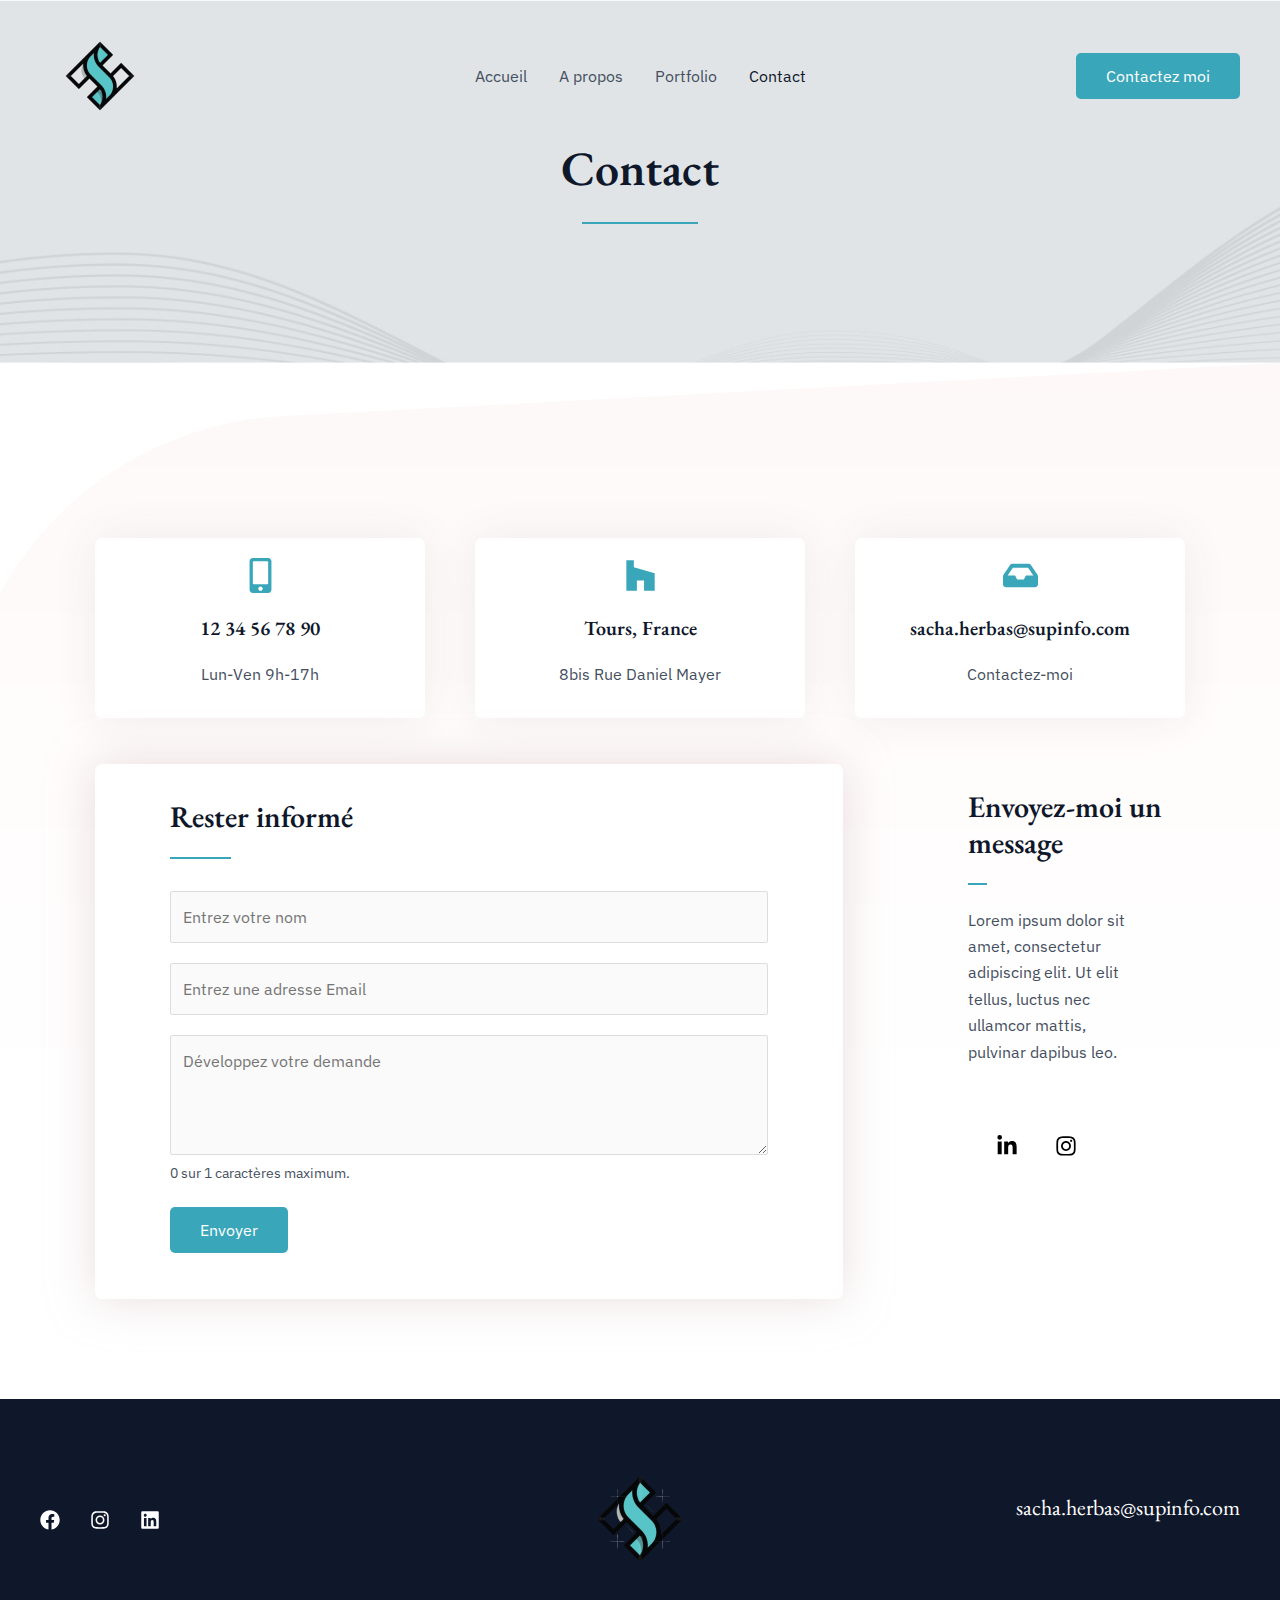
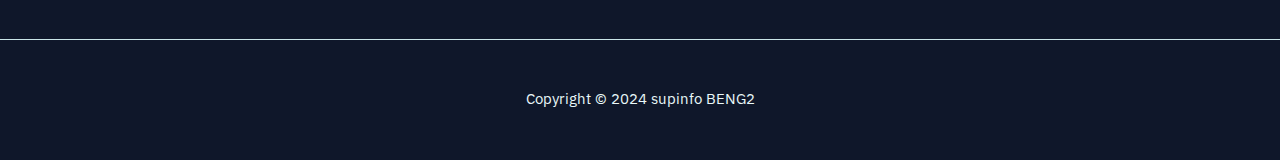
<file: contact/index.html>
<!DOCTYPE html>
<html lang="fr-FR">
<head>
<meta charset="UTF-8">
<meta name="viewport" content="width=device-width, initial-scale=1">
	<link rel="profile" href="https://gmpg.org/xfn/11"> 
	<title>Contact &#8211; supinfo BENG2</title>
<meta name="robots" content="max-image-preview:large">
	<style>img:is([sizes="auto" i], [sizes^="auto," i]) { contain-intrinsic-size: 3000px 1500px }</style>
	<link rel="dns-prefetch" href="//fonts.googleapis.com">
<link rel="alternate" type="application/rss+xml" title="supinfo BENG2 &raquo; Flux" href="/feed/">
<link rel="alternate" type="application/rss+xml" title="supinfo BENG2 &raquo; Flux des commentaires" href="/comments/feed/">
<script>
window._wpemojiSettings = {"baseUrl":"https:\/\/s.w.org\/images\/core\/emoji\/15.0.3\/72x72\/","ext":".png","svgUrl":"https:\/\/s.w.org\/images\/core\/emoji\/15.0.3\/svg\/","svgExt":".svg","source":{"concatemoji":"\/wp-includes\/js\/wp-emoji-release.min.js?ver=6.7.1"}};
/*! This file is auto-generated */
!function(i,n){var o,s,e;function c(e){try{var t={supportTests:e,timestamp:(new Date).valueOf()};sessionStorage.setItem(o,JSON.stringify(t))}catch(e){}}function p(e,t,n){e.clearRect(0,0,e.canvas.width,e.canvas.height),e.fillText(t,0,0);var t=new Uint32Array(e.getImageData(0,0,e.canvas.width,e.canvas.height).data),r=(e.clearRect(0,0,e.canvas.width,e.canvas.height),e.fillText(n,0,0),new Uint32Array(e.getImageData(0,0,e.canvas.width,e.canvas.height).data));return t.every(function(e,t){return e===r[t]})}function u(e,t,n){switch(t){case"flag":return n(e,"🏳️‍⚧️","🏳️​⚧️")?!1:!n(e,"🇺🇳","🇺​🇳")&&!n(e,"🏴󠁧󠁢󠁥󠁮󠁧󠁿","🏴​󠁧​󠁢​󠁥​󠁮​󠁧​󠁿");case"emoji":return!n(e,"🐦‍⬛","🐦​⬛")}return!1}function f(e,t,n){var r="undefined"!=typeof WorkerGlobalScope&&self instanceof WorkerGlobalScope?new OffscreenCanvas(300,150):i.createElement("canvas"),a=r.getContext("2d",{willReadFrequently:!0}),o=(a.textBaseline="top",a.font="600 32px Arial",{});return e.forEach(function(e){o[e]=t(a,e,n)}),o}function t(e){var t=i.createElement("script");t.src=e,t.defer=!0,i.head.appendChild(t)}"undefined"!=typeof Promise&&(o="wpEmojiSettingsSupports",s=["flag","emoji"],n.supports={everything:!0,everythingExceptFlag:!0},e=new Promise(function(e){i.addEventListener("DOMContentLoaded",e,{once:!0})}),new Promise(function(t){var n=function(){try{var e=JSON.parse(sessionStorage.getItem(o));if("object"==typeof e&&"number"==typeof e.timestamp&&(new Date).valueOf()<e.timestamp+604800&&"object"==typeof e.supportTests)return e.supportTests}catch(e){}return null}();if(!n){if("undefined"!=typeof Worker&&"undefined"!=typeof OffscreenCanvas&&"undefined"!=typeof URL&&URL.createObjectURL&&"undefined"!=typeof Blob)try{var e="postMessage("+f.toString()+"("+[JSON.stringify(s),u.toString(),p.toString()].join(",")+"));",r=new Blob([e],{type:"text/javascript"}),a=new Worker(URL.createObjectURL(r),{name:"wpTestEmojiSupports"});return void(a.onmessage=function(e){c(n=e.data),a.terminate(),t(n)})}catch(e){}c(n=f(s,u,p))}t(n)}).then(function(e){for(var t in e)n.supports[t]=e[t],n.supports.everything=n.supports.everything&&n.supports[t],"flag"!==t&&(n.supports.everythingExceptFlag=n.supports.everythingExceptFlag&&n.supports[t]);n.supports.everythingExceptFlag=n.supports.everythingExceptFlag&&!n.supports.flag,n.DOMReady=!1,n.readyCallback=function(){n.DOMReady=!0}}).then(function(){return e}).then(function(){var e;n.supports.everything||(n.readyCallback(),(e=n.source||{}).concatemoji?t(e.concatemoji):e.wpemoji&&e.twemoji&&(t(e.twemoji),t(e.wpemoji)))}))}((window,document),window._wpemojiSettings);
</script>
<link rel="stylesheet" id="astra-theme-css-css" href="/wp-content/themes/astra/assets/css/minified/main.min.css?ver=4.8.8" media="all">
<style id="astra-theme-css-inline-css">:root{--ast-post-nav-space:0;--ast-container-default-xlg-padding:6.67em;--ast-container-default-lg-padding:5.67em;--ast-container-default-slg-padding:4.34em;--ast-container-default-md-padding:3.34em;--ast-container-default-sm-padding:6.67em;--ast-container-default-xs-padding:2.4em;--ast-container-default-xxs-padding:1.4em;--ast-code-block-background:#EEEEEE;--ast-comment-inputs-background:#FAFAFA;--ast-normal-container-width:1200px;--ast-narrow-container-width:750px;--ast-blog-title-font-weight:normal;--ast-blog-meta-weight:inherit;}html{font-size:100%;}a,.page-title{color:var(--ast-global-color-2);}a:hover,a:focus{color:var(--ast-global-color-1);}body,button,input,select,textarea,.ast-button,.ast-custom-button{font-family:'IBM Plex Sans',sans-serif;font-weight:400;font-size:16px;font-size:1rem;line-height:var(--ast-body-line-height,1.65em);}blockquote{color:var(--ast-global-color-3);}h1,.entry-content h1,h2,.entry-content h2,h3,.entry-content h3,h4,.entry-content h4,h5,.entry-content h5,h6,.entry-content h6,.site-title,.site-title a{font-family:'EB Garamond',serif;font-weight:600;}.site-title{font-size:35px;font-size:2.1875rem;display:none;}header .custom-logo-link img{max-width:120px;width:120px;}.astra-logo-svg{width:120px;}.site-header .site-description{font-size:15px;font-size:0.9375rem;display:none;}.entry-title{font-size:26px;font-size:1.625rem;}.archive .ast-article-post .ast-article-inner,.blog .ast-article-post .ast-article-inner,.archive .ast-article-post .ast-article-inner:hover,.blog .ast-article-post .ast-article-inner:hover{overflow:hidden;}h1,.entry-content h1{font-size:65px;font-size:4.0625rem;font-weight:600;font-family:'EB Garamond',serif;line-height:1.4em;}h2,.entry-content h2{font-size:48px;font-size:3rem;font-weight:600;font-family:'EB Garamond',serif;line-height:1.3em;}h3,.entry-content h3{font-size:38px;font-size:2.375rem;font-weight:600;font-family:'EB Garamond',serif;line-height:1.3em;}h4,.entry-content h4{font-size:35px;font-size:2.1875rem;line-height:1.2em;font-family:'EB Garamond',serif;}h5,.entry-content h5{font-size:30px;font-size:1.875rem;line-height:1.2em;font-family:'EB Garamond',serif;}h6,.entry-content h6{font-size:22px;font-size:1.375rem;line-height:1.25em;font-family:'EB Garamond',serif;}::selection{background-color:var(--ast-global-color-0);color:#000000;}body,h1,.entry-title a,.entry-content h1,h2,.entry-content h2,h3,.entry-content h3,h4,.entry-content h4,h5,.entry-content h5,h6,.entry-content h6{color:var(--ast-global-color-3);}.tagcloud a:hover,.tagcloud a:focus,.tagcloud a.current-item{color:#ffffff;border-color:var(--ast-global-color-2);background-color:var(--ast-global-color-2);}input:focus,input[type="text"]:focus,input[type="email"]:focus,input[type="url"]:focus,input[type="password"]:focus,input[type="reset"]:focus,input[type="search"]:focus,textarea:focus{border-color:var(--ast-global-color-2);}input[type="radio"]:checked,input[type=reset],input[type="checkbox"]:checked,input[type="checkbox"]:hover:checked,input[type="checkbox"]:focus:checked,input[type=range]::-webkit-slider-thumb{border-color:var(--ast-global-color-2);background-color:var(--ast-global-color-2);box-shadow:none;}.site-footer a:hover + .post-count,.site-footer a:focus + .post-count{background:var(--ast-global-color-2);border-color:var(--ast-global-color-2);}.single .nav-links .nav-previous,.single .nav-links .nav-next{color:var(--ast-global-color-2);}.entry-meta,.entry-meta *{line-height:1.45;color:var(--ast-global-color-2);}.entry-meta a:not(.ast-button):hover,.entry-meta a:not(.ast-button):hover *,.entry-meta a:not(.ast-button):focus,.entry-meta a:not(.ast-button):focus *,.page-links > .page-link,.page-links .page-link:hover,.post-navigation a:hover{color:var(--ast-global-color-1);}#cat option,.secondary .calendar_wrap thead a,.secondary .calendar_wrap thead a:visited{color:var(--ast-global-color-2);}.secondary .calendar_wrap #today,.ast-progress-val span{background:var(--ast-global-color-2);}.secondary a:hover + .post-count,.secondary a:focus + .post-count{background:var(--ast-global-color-2);border-color:var(--ast-global-color-2);}.calendar_wrap #today > a{color:#ffffff;}.page-links .page-link,.single .post-navigation a{color:var(--ast-global-color-2);}.ast-search-menu-icon .search-form button.search-submit{padding:0 4px;}.ast-search-menu-icon form.search-form{padding-right:0;}.ast-search-menu-icon.slide-search input.search-field{width:0;}.ast-header-search .ast-search-menu-icon.ast-dropdown-active .search-form,.ast-header-search .ast-search-menu-icon.ast-dropdown-active .search-field:focus{transition:all 0.2s;}.search-form input.search-field:focus{outline:none;}.wp-block-latest-posts > li > a{color:var(--ast-global-color-2);}.widget-title,.widget .wp-block-heading{font-size:22px;font-size:1.375rem;color:var(--ast-global-color-3);}.ast-search-menu-icon.slide-search a:focus-visible:focus-visible,.astra-search-icon:focus-visible,#close:focus-visible,a:focus-visible,.ast-menu-toggle:focus-visible,.site .skip-link:focus-visible,.wp-block-loginout input:focus-visible,.wp-block-search.wp-block-search__button-inside .wp-block-search__inside-wrapper,.ast-header-navigation-arrow:focus-visible,.woocommerce .wc-proceed-to-checkout > .checkout-button:focus-visible,.woocommerce .woocommerce-MyAccount-navigation ul li a:focus-visible,.ast-orders-table__row .ast-orders-table__cell:focus-visible,.woocommerce .woocommerce-order-details .order-again > .button:focus-visible,.woocommerce .woocommerce-message a.button.wc-forward:focus-visible,.woocommerce #minus_qty:focus-visible,.woocommerce #plus_qty:focus-visible,a#ast-apply-coupon:focus-visible,.woocommerce .woocommerce-info a:focus-visible,.woocommerce .astra-shop-summary-wrap a:focus-visible,.woocommerce a.wc-forward:focus-visible,#ast-apply-coupon:focus-visible,.woocommerce-js .woocommerce-mini-cart-item a.remove:focus-visible,#close:focus-visible,.button.search-submit:focus-visible,#search_submit:focus,.normal-search:focus-visible,.ast-header-account-wrap:focus-visible,.woocommerce .ast-on-card-button.ast-quick-view-trigger:focus{outline-style:dotted;outline-color:inherit;outline-width:thin;}input:focus,input[type="text"]:focus,input[type="email"]:focus,input[type="url"]:focus,input[type="password"]:focus,input[type="reset"]:focus,input[type="search"]:focus,input[type="number"]:focus,textarea:focus,.wp-block-search__input:focus,[data-section="section-header-mobile-trigger"] .ast-button-wrap .ast-mobile-menu-trigger-minimal:focus,.ast-mobile-popup-drawer.active .menu-toggle-close:focus,.woocommerce-ordering select.orderby:focus,#ast-scroll-top:focus,#coupon_code:focus,.woocommerce-page #comment:focus,.woocommerce #reviews #respond input#submit:focus,.woocommerce a.add_to_cart_button:focus,.woocommerce .button.single_add_to_cart_button:focus,.woocommerce .woocommerce-cart-form button:focus,.woocommerce .woocommerce-cart-form__cart-item .quantity .qty:focus,.woocommerce .woocommerce-billing-fields .woocommerce-billing-fields__field-wrapper .woocommerce-input-wrapper > .input-text:focus,.woocommerce #order_comments:focus,.woocommerce #place_order:focus,.woocommerce .woocommerce-address-fields .woocommerce-address-fields__field-wrapper .woocommerce-input-wrapper > .input-text:focus,.woocommerce .woocommerce-MyAccount-content form button:focus,.woocommerce .woocommerce-MyAccount-content .woocommerce-EditAccountForm .woocommerce-form-row .woocommerce-Input.input-text:focus,.woocommerce .ast-woocommerce-container .woocommerce-pagination ul.page-numbers li a:focus,body #content .woocommerce form .form-row .select2-container--default .select2-selection--single:focus,#ast-coupon-code:focus,.woocommerce.woocommerce-js .quantity input[type=number]:focus,.woocommerce-js .woocommerce-mini-cart-item .quantity input[type=number]:focus,.woocommerce p#ast-coupon-trigger:focus{border-style:dotted;border-color:inherit;border-width:thin;}input{outline:none;}.ast-logo-title-inline .site-logo-img{padding-right:1em;}.site-logo-img img{ transition:all 0.2s linear;}body .ast-oembed-container *{position:absolute;top:0;width:100%;height:100%;left:0;}body .wp-block-embed-pocket-casts .ast-oembed-container *{position:unset;}.ast-single-post-featured-section + article {margin-top: 2em;}.site-content .ast-single-post-featured-section img {width: 100%;overflow: hidden;object-fit: cover;}.site > .ast-single-related-posts-container {margin-top: 0;}@media (min-width: 922px) {.ast-desktop .ast-container--narrow {max-width: var(--ast-narrow-container-width);margin: 0 auto;}}.ast-page-builder-template .hentry {margin: 0;}.ast-page-builder-template .site-content > .ast-container {max-width: 100%;padding: 0;}.ast-page-builder-template .site .site-content #primary {padding: 0;margin: 0;}.ast-page-builder-template .no-results {text-align: center;margin: 4em auto;}.ast-page-builder-template .ast-pagination {padding: 2em;}.ast-page-builder-template .entry-header.ast-no-title.ast-no-thumbnail {margin-top: 0;}.ast-page-builder-template .entry-header.ast-header-without-markup {margin-top: 0;margin-bottom: 0;}.ast-page-builder-template .entry-header.ast-no-title.ast-no-meta {margin-bottom: 0;}.ast-page-builder-template.single .post-navigation {padding-bottom: 2em;}.ast-page-builder-template.single-post .site-content > .ast-container {max-width: 100%;}.ast-page-builder-template .entry-header {margin-top: 4em;margin-left: auto;margin-right: auto;padding-left: 20px;padding-right: 20px;}.single.ast-page-builder-template .entry-header {padding-left: 20px;padding-right: 20px;}.ast-page-builder-template .ast-archive-description {margin: 4em auto 0;padding-left: 20px;padding-right: 20px;}.ast-page-builder-template.ast-no-sidebar .entry-content .alignwide {margin-left: 0;margin-right: 0;}@media (max-width:921.9px){#ast-desktop-header{display:none;}}@media (min-width:922px){#ast-mobile-header{display:none;}}.wp-block-buttons.aligncenter{justify-content:center;}@media (max-width:921px){.ast-theme-transparent-header #primary,.ast-theme-transparent-header #secondary{padding:0;}}@media (max-width:921px){.ast-plain-container.ast-no-sidebar #primary{padding:0;}}.ast-plain-container.ast-no-sidebar #primary{margin-top:0;margin-bottom:0;}.wp-block-buttons .wp-block-button.is-style-outline .wp-block-button__link.wp-element-button,.ast-outline-button,.wp-block-uagb-buttons-child .uagb-buttons-repeater.ast-outline-button{border-color:var(--ast-global-color-0);border-top-width:2px;border-right-width:2px;border-bottom-width:2px;border-left-width:2px;font-family:inherit;font-weight:inherit;font-size:16px;font-size:1rem;line-height:1em;border-top-left-radius:5px;border-top-right-radius:5px;border-bottom-right-radius:5px;border-bottom-left-radius:5px;}.wp-block-button.is-style-outline .wp-block-button__link:hover,.wp-block-buttons .wp-block-button.is-style-outline .wp-block-button__link:focus,.wp-block-buttons .wp-block-button.is-style-outline > .wp-block-button__link:not(.has-text-color):hover,.wp-block-buttons .wp-block-button.wp-block-button__link.is-style-outline:not(.has-text-color):hover,.ast-outline-button:hover,.ast-outline-button:focus,.wp-block-uagb-buttons-child .uagb-buttons-repeater.ast-outline-button:hover,.wp-block-uagb-buttons-child .uagb-buttons-repeater.ast-outline-button:focus{background-color:var(--ast-global-color-1);}.wp-block-button .wp-block-button__link.wp-element-button.is-style-outline:not(.has-background),.wp-block-button.is-style-outline>.wp-block-button__link.wp-element-button:not(.has-background),.ast-outline-button{background-color:var(--ast-global-color-0);}.entry-content[data-ast-blocks-layout] > figure{margin-bottom:1em;}@media (max-width:921px){.ast-separate-container #primary,.ast-separate-container #secondary{padding:1.5em 0;}#primary,#secondary{padding:1.5em 0;margin:0;}.ast-left-sidebar #content > .ast-container{display:flex;flex-direction:column-reverse;width:100%;}.ast-separate-container .ast-article-post,.ast-separate-container .ast-article-single{padding:1.5em 2.14em;}.ast-author-box img.avatar{margin:20px 0 0 0;}}@media (min-width:922px){.ast-separate-container.ast-right-sidebar #primary,.ast-separate-container.ast-left-sidebar #primary{border:0;}.search-no-results.ast-separate-container #primary{margin-bottom:4em;}}.elementor-button-wrapper .elementor-button{border-style:solid;text-decoration:none;border-top-width:0px;border-right-width:0px;border-left-width:0px;border-bottom-width:0px;}body .elementor-button.elementor-size-sm,body .elementor-button.elementor-size-xs,body .elementor-button.elementor-size-md,body .elementor-button.elementor-size-lg,body .elementor-button.elementor-size-xl,body .elementor-button{border-top-left-radius:5px;border-top-right-radius:5px;border-bottom-right-radius:5px;border-bottom-left-radius:5px;padding-top:15px;padding-right:30px;padding-bottom:15px;padding-left:30px;}.elementor-button-wrapper .elementor-button{border-color:var(--ast-global-color-0);background-color:var(--ast-global-color-0);}.elementor-button-wrapper .elementor-button:hover,.elementor-button-wrapper .elementor-button:focus{color:var(--ast-global-color-5);background-color:var(--ast-global-color-1);border-color:var(--ast-global-color-1);}.wp-block-button .wp-block-button__link ,.elementor-button-wrapper .elementor-button,.elementor-button-wrapper .elementor-button:visited{color:var(--ast-global-color-5);}.elementor-button-wrapper .elementor-button{font-size:16px;font-size:1rem;line-height:1em;}body .elementor-button.elementor-size-sm,body .elementor-button.elementor-size-xs,body .elementor-button.elementor-size-md,body .elementor-button.elementor-size-lg,body .elementor-button.elementor-size-xl,body .elementor-button{font-size:16px;font-size:1rem;}.wp-block-button .wp-block-button__link:hover,.wp-block-button .wp-block-button__link:focus{color:var(--ast-global-color-5);background-color:var(--ast-global-color-1);border-color:var(--ast-global-color-1);}.elementor-widget-heading h1.elementor-heading-title{line-height:1.4em;}.elementor-widget-heading h2.elementor-heading-title{line-height:1.3em;}.elementor-widget-heading h3.elementor-heading-title{line-height:1.3em;}.elementor-widget-heading h4.elementor-heading-title{line-height:1.2em;}.elementor-widget-heading h5.elementor-heading-title{line-height:1.2em;}.elementor-widget-heading h6.elementor-heading-title{line-height:1.25em;}.wp-block-button .wp-block-button__link,.wp-block-search .wp-block-search__button,body .wp-block-file .wp-block-file__button{border-style:solid;border-top-width:0px;border-right-width:0px;border-left-width:0px;border-bottom-width:0px;border-color:var(--ast-global-color-0);background-color:var(--ast-global-color-0);color:var(--ast-global-color-5);font-family:inherit;font-weight:inherit;line-height:1em;font-size:16px;font-size:1rem;border-top-left-radius:5px;border-top-right-radius:5px;border-bottom-right-radius:5px;border-bottom-left-radius:5px;padding-top:15px;padding-right:30px;padding-bottom:15px;padding-left:30px;}.menu-toggle,button,.ast-button,.ast-custom-button,.button,input#submit,input[type="button"],input[type="submit"],input[type="reset"],form[CLASS*="wp-block-search__"].wp-block-search .wp-block-search__inside-wrapper .wp-block-search__button,body .wp-block-file .wp-block-file__button,.woocommerce-js a.button,.woocommerce button.button,.woocommerce .woocommerce-message a.button,.woocommerce #respond input#submit.alt,.woocommerce input.button.alt,.woocommerce input.button,.woocommerce input.button:disabled,.woocommerce input.button:disabled[disabled],.woocommerce input.button:disabled:hover,.woocommerce input.button:disabled[disabled]:hover,.woocommerce #respond input#submit,.woocommerce button.button.alt.disabled,.wc-block-grid__products .wc-block-grid__product .wp-block-button__link,.wc-block-grid__product-onsale,[CLASS*="wc-block"] button,.woocommerce-js .astra-cart-drawer .astra-cart-drawer-content .woocommerce-mini-cart__buttons .button:not(.checkout):not(.ast-continue-shopping),.woocommerce-js .astra-cart-drawer .astra-cart-drawer-content .woocommerce-mini-cart__buttons a.checkout,.woocommerce button.button.alt.disabled.wc-variation-selection-needed,[CLASS*="wc-block"] .wc-block-components-button{border-style:solid;border-top-width:0px;border-right-width:0px;border-left-width:0px;border-bottom-width:0px;color:var(--ast-global-color-5);border-color:var(--ast-global-color-0);background-color:var(--ast-global-color-0);padding-top:15px;padding-right:30px;padding-bottom:15px;padding-left:30px;font-family:inherit;font-weight:inherit;font-size:16px;font-size:1rem;line-height:1em;border-top-left-radius:5px;border-top-right-radius:5px;border-bottom-right-radius:5px;border-bottom-left-radius:5px;}button:focus,.menu-toggle:hover,button:hover,.ast-button:hover,.ast-custom-button:hover .button:hover,.ast-custom-button:hover ,input[type=reset]:hover,input[type=reset]:focus,input#submit:hover,input#submit:focus,input[type="button"]:hover,input[type="button"]:focus,input[type="submit"]:hover,input[type="submit"]:focus,form[CLASS*="wp-block-search__"].wp-block-search .wp-block-search__inside-wrapper .wp-block-search__button:hover,form[CLASS*="wp-block-search__"].wp-block-search .wp-block-search__inside-wrapper .wp-block-search__button:focus,body .wp-block-file .wp-block-file__button:hover,body .wp-block-file .wp-block-file__button:focus,.woocommerce-js a.button:hover,.woocommerce button.button:hover,.woocommerce .woocommerce-message a.button:hover,.woocommerce #respond input#submit:hover,.woocommerce #respond input#submit.alt:hover,.woocommerce input.button.alt:hover,.woocommerce input.button:hover,.woocommerce button.button.alt.disabled:hover,.wc-block-grid__products .wc-block-grid__product .wp-block-button__link:hover,[CLASS*="wc-block"] button:hover,.woocommerce-js .astra-cart-drawer .astra-cart-drawer-content .woocommerce-mini-cart__buttons .button:not(.checkout):not(.ast-continue-shopping):hover,.woocommerce-js .astra-cart-drawer .astra-cart-drawer-content .woocommerce-mini-cart__buttons a.checkout:hover,.woocommerce button.button.alt.disabled.wc-variation-selection-needed:hover,[CLASS*="wc-block"] .wc-block-components-button:hover,[CLASS*="wc-block"] .wc-block-components-button:focus{color:var(--ast-global-color-5);background-color:var(--ast-global-color-1);border-color:var(--ast-global-color-1);}@media (max-width:921px){.ast-mobile-header-stack .main-header-bar .ast-search-menu-icon{display:inline-block;}.ast-header-break-point.ast-header-custom-item-outside .ast-mobile-header-stack .main-header-bar .ast-search-icon{margin:0;}.ast-comment-avatar-wrap img{max-width:2.5em;}.ast-comment-meta{padding:0 1.8888em 1.3333em;}.ast-separate-container .ast-comment-list li.depth-1{padding:1.5em 2.14em;}.ast-separate-container .comment-respond{padding:2em 2.14em;}}@media (min-width:544px){.ast-container{max-width:100%;}}@media (max-width:544px){.ast-separate-container .ast-article-post,.ast-separate-container .ast-article-single,.ast-separate-container .comments-title,.ast-separate-container .ast-archive-description{padding:1.5em 1em;}.ast-separate-container #content .ast-container{padding-left:0.54em;padding-right:0.54em;}.ast-separate-container .ast-comment-list .bypostauthor{padding:.5em;}.ast-search-menu-icon.ast-dropdown-active .search-field{width:170px;}} #ast-mobile-header .ast-site-header-cart-li a{pointer-events:none;}body,.ast-separate-container{background-color:var(--ast-global-color-4);background-image:none;}@media (max-width:921px){.site-title{display:none;}.site-header .site-description{display:none;}h1,.entry-content h1{font-size:30px;}h2,.entry-content h2{font-size:25px;}h3,.entry-content h3{font-size:20px;}.astra-logo-svg{width:120px;}header .custom-logo-link img,.ast-header-break-point .site-logo-img .custom-mobile-logo-link img{max-width:120px;width:120px;}}@media (max-width:544px){.site-title{display:none;}.site-header .site-description{display:none;}h1,.entry-content h1{font-size:30px;}h2,.entry-content h2{font-size:25px;}h3,.entry-content h3{font-size:20px;}header .custom-logo-link img,.ast-header-break-point .site-branding img,.ast-header-break-point .custom-logo-link img{max-width:100px;width:100px;}.astra-logo-svg{width:100px;}.ast-header-break-point .site-logo-img .custom-mobile-logo-link img{max-width:100px;}}@media (max-width:921px){html{font-size:91.2%;}}@media (max-width:544px){html{font-size:91.2%;}}@media (min-width:922px){.ast-container{max-width:1240px;}}@media (min-width:922px){.site-content .ast-container{display:flex;}}@media (max-width:921px){.site-content .ast-container{flex-direction:column;}}@media (min-width:922px){.main-header-menu .sub-menu .menu-item.ast-left-align-sub-menu:hover > .sub-menu,.main-header-menu .sub-menu .menu-item.ast-left-align-sub-menu.focus > .sub-menu{margin-left:-0px;}}.ast-theme-transparent-header [data-section="section-header-mobile-trigger"] .ast-button-wrap .ast-mobile-menu-trigger-minimal{background:transparent;}.site .comments-area{padding-bottom:3em;}.wp-block-file {display: flex;align-items: center;flex-wrap: wrap;justify-content: space-between;}.wp-block-pullquote {border: none;}.wp-block-pullquote blockquote::before {content: "\201D";font-family: "Helvetica",sans-serif;display: flex;transform: rotate( 180deg );font-size: 6rem;font-style: normal;line-height: 1;font-weight: bold;align-items: center;justify-content: center;}.has-text-align-right > blockquote::before {justify-content: flex-start;}.has-text-align-left > blockquote::before {justify-content: flex-end;}figure.wp-block-pullquote.is-style-solid-color blockquote {max-width: 100%;text-align: inherit;}:root {--wp--custom--ast-default-block-top-padding: 3em;--wp--custom--ast-default-block-right-padding: 3em;--wp--custom--ast-default-block-bottom-padding: 3em;--wp--custom--ast-default-block-left-padding: 3em;--wp--custom--ast-container-width: 1200px;--wp--custom--ast-content-width-size: 1200px;--wp--custom--ast-wide-width-size: calc(1200px + var(--wp--custom--ast-default-block-left-padding) + var(--wp--custom--ast-default-block-right-padding));}.ast-narrow-container {--wp--custom--ast-content-width-size: 750px;--wp--custom--ast-wide-width-size: 750px;}@media(max-width: 921px) {:root {--wp--custom--ast-default-block-top-padding: 3em;--wp--custom--ast-default-block-right-padding: 2em;--wp--custom--ast-default-block-bottom-padding: 3em;--wp--custom--ast-default-block-left-padding: 2em;}}@media(max-width: 544px) {:root {--wp--custom--ast-default-block-top-padding: 3em;--wp--custom--ast-default-block-right-padding: 1.5em;--wp--custom--ast-default-block-bottom-padding: 3em;--wp--custom--ast-default-block-left-padding: 1.5em;}}.entry-content > .wp-block-group,.entry-content > .wp-block-cover,.entry-content > .wp-block-columns {padding-top: var(--wp--custom--ast-default-block-top-padding);padding-right: var(--wp--custom--ast-default-block-right-padding);padding-bottom: var(--wp--custom--ast-default-block-bottom-padding);padding-left: var(--wp--custom--ast-default-block-left-padding);}.ast-plain-container.ast-no-sidebar .entry-content > .alignfull,.ast-page-builder-template .ast-no-sidebar .entry-content > .alignfull {margin-left: calc( -50vw + 50%);margin-right: calc( -50vw + 50%);max-width: 100vw;width: 100vw;}.ast-plain-container.ast-no-sidebar .entry-content .alignfull .alignfull,.ast-page-builder-template.ast-no-sidebar .entry-content .alignfull .alignfull,.ast-plain-container.ast-no-sidebar .entry-content .alignfull .alignwide,.ast-page-builder-template.ast-no-sidebar .entry-content .alignfull .alignwide,.ast-plain-container.ast-no-sidebar .entry-content .alignwide .alignfull,.ast-page-builder-template.ast-no-sidebar .entry-content .alignwide .alignfull,.ast-plain-container.ast-no-sidebar .entry-content .alignwide .alignwide,.ast-page-builder-template.ast-no-sidebar .entry-content .alignwide .alignwide,.ast-plain-container.ast-no-sidebar .entry-content .wp-block-column .alignfull,.ast-page-builder-template.ast-no-sidebar .entry-content .wp-block-column .alignfull,.ast-plain-container.ast-no-sidebar .entry-content .wp-block-column .alignwide,.ast-page-builder-template.ast-no-sidebar .entry-content .wp-block-column .alignwide {margin-left: auto;margin-right: auto;width: 100%;}[data-ast-blocks-layout] .wp-block-separator:not(.is-style-dots) {height: 0;}[data-ast-blocks-layout] .wp-block-separator {margin: 20px auto;}[data-ast-blocks-layout] .wp-block-separator:not(.is-style-wide):not(.is-style-dots) {max-width: 100px;}[data-ast-blocks-layout] .wp-block-separator.has-background {padding: 0;}.entry-content[data-ast-blocks-layout] > * {max-width: var(--wp--custom--ast-content-width-size);margin-left: auto;margin-right: auto;}.entry-content[data-ast-blocks-layout] > .alignwide {max-width: var(--wp--custom--ast-wide-width-size);}.entry-content[data-ast-blocks-layout] .alignfull {max-width: none;}.entry-content .wp-block-columns {margin-bottom: 0;}blockquote {margin: 1.5em;border-color: rgba(0,0,0,0.05);}.wp-block-quote:not(.has-text-align-right):not(.has-text-align-center) {border-left: 5px solid rgba(0,0,0,0.05);}.has-text-align-right > blockquote,blockquote.has-text-align-right {border-right: 5px solid rgba(0,0,0,0.05);}.has-text-align-left > blockquote,blockquote.has-text-align-left {border-left: 5px solid rgba(0,0,0,0.05);}.wp-block-site-tagline,.wp-block-latest-posts .read-more {margin-top: 15px;}.wp-block-loginout p label {display: block;}.wp-block-loginout p:not(.login-remember):not(.login-submit) input {width: 100%;}.wp-block-loginout input:focus {border-color: transparent;}.wp-block-loginout input:focus {outline: thin dotted;}.entry-content .wp-block-media-text .wp-block-media-text__content {padding: 0 0 0 8%;}.entry-content .wp-block-media-text.has-media-on-the-right .wp-block-media-text__content {padding: 0 8% 0 0;}.entry-content .wp-block-media-text.has-background .wp-block-media-text__content {padding: 8%;}.entry-content .wp-block-cover:not([class*="background-color"]) .wp-block-cover__inner-container,.entry-content .wp-block-cover:not([class*="background-color"]) .wp-block-cover-image-text,.entry-content .wp-block-cover:not([class*="background-color"]) .wp-block-cover-text,.entry-content .wp-block-cover-image:not([class*="background-color"]) .wp-block-cover__inner-container,.entry-content .wp-block-cover-image:not([class*="background-color"]) .wp-block-cover-image-text,.entry-content .wp-block-cover-image:not([class*="background-color"]) .wp-block-cover-text {color: var(--ast-global-color-5);}.wp-block-loginout .login-remember input {width: 1.1rem;height: 1.1rem;margin: 0 5px 4px 0;vertical-align: middle;}.wp-block-latest-posts > li > *:first-child,.wp-block-latest-posts:not(.is-grid) > li:first-child {margin-top: 0;}.entry-content > .wp-block-buttons,.entry-content > .wp-block-uagb-buttons {margin-bottom: 1.5em;}.wp-block-search__inside-wrapper .wp-block-search__input {padding: 0 10px;color: var(--ast-global-color-3);background: var(--ast-global-color-5);border-color: var(--ast-border-color);}.wp-block-latest-posts .read-more {margin-bottom: 1.5em;}.wp-block-search__no-button .wp-block-search__inside-wrapper .wp-block-search__input {padding-top: 5px;padding-bottom: 5px;}.wp-block-latest-posts .wp-block-latest-posts__post-date,.wp-block-latest-posts .wp-block-latest-posts__post-author {font-size: 1rem;}.wp-block-latest-posts > li > *,.wp-block-latest-posts:not(.is-grid) > li {margin-top: 12px;margin-bottom: 12px;}.ast-page-builder-template .entry-content[data-ast-blocks-layout] > *,.ast-page-builder-template .entry-content[data-ast-blocks-layout] > .alignfull:not(.wp-block-group) > * {max-width: none;}.ast-page-builder-template .entry-content[data-ast-blocks-layout] > .alignwide > * {max-width: var(--wp--custom--ast-wide-width-size);}.ast-page-builder-template .entry-content[data-ast-blocks-layout] > .inherit-container-width > *,.ast-page-builder-template .entry-content[data-ast-blocks-layout] > *:not(.wp-block-group) > *,.entry-content[data-ast-blocks-layout] > .wp-block-cover .wp-block-cover__inner-container {max-width: var(--wp--custom--ast-content-width-size) ;margin-left: auto;margin-right: auto;}.entry-content[data-ast-blocks-layout] .wp-block-cover:not(.alignleft):not(.alignright) {width: auto;}@media(max-width: 1200px) {.ast-separate-container .entry-content > .alignfull,.ast-separate-container .entry-content[data-ast-blocks-layout] > .alignwide,.ast-plain-container .entry-content[data-ast-blocks-layout] > .alignwide,.ast-plain-container .entry-content .alignfull {margin-left: calc(-1 * min(var(--ast-container-default-xlg-padding),20px)) ;margin-right: calc(-1 * min(var(--ast-container-default-xlg-padding),20px));}}@media(min-width: 1201px) {.ast-separate-container .entry-content > .alignfull {margin-left: calc(-1 * var(--ast-container-default-xlg-padding) );margin-right: calc(-1 * var(--ast-container-default-xlg-padding) );}.ast-separate-container .entry-content[data-ast-blocks-layout] > .alignwide,.ast-plain-container .entry-content[data-ast-blocks-layout] > .alignwide {margin-left: calc(-1 * var(--wp--custom--ast-default-block-left-padding) );margin-right: calc(-1 * var(--wp--custom--ast-default-block-right-padding) );}}@media(min-width: 921px) {.ast-separate-container .entry-content .wp-block-group.alignwide:not(.inherit-container-width) > :where(:not(.alignleft):not(.alignright)),.ast-plain-container .entry-content .wp-block-group.alignwide:not(.inherit-container-width) > :where(:not(.alignleft):not(.alignright)) {max-width: calc( var(--wp--custom--ast-content-width-size) + 80px );}.ast-plain-container.ast-right-sidebar .entry-content[data-ast-blocks-layout] .alignfull,.ast-plain-container.ast-left-sidebar .entry-content[data-ast-blocks-layout] .alignfull {margin-left: -60px;margin-right: -60px;}}@media(min-width: 544px) {.entry-content > .alignleft {margin-right: 20px;}.entry-content > .alignright {margin-left: 20px;}}@media (max-width:544px){.wp-block-columns .wp-block-column:not(:last-child){margin-bottom:20px;}.wp-block-latest-posts{margin:0;}}@media( max-width: 600px ) {.entry-content .wp-block-media-text .wp-block-media-text__content,.entry-content .wp-block-media-text.has-media-on-the-right .wp-block-media-text__content {padding: 8% 0 0;}.entry-content .wp-block-media-text.has-background .wp-block-media-text__content {padding: 8%;}}.ast-page-builder-template .entry-header {padding-left: 0;}.ast-narrow-container .site-content .wp-block-uagb-image--align-full .wp-block-uagb-image__figure {max-width: 100%;margin-left: auto;margin-right: auto;}:root .has-ast-global-color-0-color{color:var(--ast-global-color-0);}:root .has-ast-global-color-0-background-color{background-color:var(--ast-global-color-0);}:root .wp-block-button .has-ast-global-color-0-color{color:var(--ast-global-color-0);}:root .wp-block-button .has-ast-global-color-0-background-color{background-color:var(--ast-global-color-0);}:root .has-ast-global-color-1-color{color:var(--ast-global-color-1);}:root .has-ast-global-color-1-background-color{background-color:var(--ast-global-color-1);}:root .wp-block-button .has-ast-global-color-1-color{color:var(--ast-global-color-1);}:root .wp-block-button .has-ast-global-color-1-background-color{background-color:var(--ast-global-color-1);}:root .has-ast-global-color-2-color{color:var(--ast-global-color-2);}:root .has-ast-global-color-2-background-color{background-color:var(--ast-global-color-2);}:root .wp-block-button .has-ast-global-color-2-color{color:var(--ast-global-color-2);}:root .wp-block-button .has-ast-global-color-2-background-color{background-color:var(--ast-global-color-2);}:root .has-ast-global-color-3-color{color:var(--ast-global-color-3);}:root .has-ast-global-color-3-background-color{background-color:var(--ast-global-color-3);}:root .wp-block-button .has-ast-global-color-3-color{color:var(--ast-global-color-3);}:root .wp-block-button .has-ast-global-color-3-background-color{background-color:var(--ast-global-color-3);}:root .has-ast-global-color-4-color{color:var(--ast-global-color-4);}:root .has-ast-global-color-4-background-color{background-color:var(--ast-global-color-4);}:root .wp-block-button .has-ast-global-color-4-color{color:var(--ast-global-color-4);}:root .wp-block-button .has-ast-global-color-4-background-color{background-color:var(--ast-global-color-4);}:root .has-ast-global-color-5-color{color:var(--ast-global-color-5);}:root .has-ast-global-color-5-background-color{background-color:var(--ast-global-color-5);}:root .wp-block-button .has-ast-global-color-5-color{color:var(--ast-global-color-5);}:root .wp-block-button .has-ast-global-color-5-background-color{background-color:var(--ast-global-color-5);}:root .has-ast-global-color-6-color{color:var(--ast-global-color-6);}:root .has-ast-global-color-6-background-color{background-color:var(--ast-global-color-6);}:root .wp-block-button .has-ast-global-color-6-color{color:var(--ast-global-color-6);}:root .wp-block-button .has-ast-global-color-6-background-color{background-color:var(--ast-global-color-6);}:root .has-ast-global-color-7-color{color:var(--ast-global-color-7);}:root .has-ast-global-color-7-background-color{background-color:var(--ast-global-color-7);}:root .wp-block-button .has-ast-global-color-7-color{color:var(--ast-global-color-7);}:root .wp-block-button .has-ast-global-color-7-background-color{background-color:var(--ast-global-color-7);}:root .has-ast-global-color-8-color{color:var(--ast-global-color-8);}:root .has-ast-global-color-8-background-color{background-color:var(--ast-global-color-8);}:root .wp-block-button .has-ast-global-color-8-color{color:var(--ast-global-color-8);}:root .wp-block-button .has-ast-global-color-8-background-color{background-color:var(--ast-global-color-8);}:root{--ast-global-color-0:#3AA6B9;--ast-global-color-1:#2997AA;--ast-global-color-2:#0F172A;--ast-global-color-3:#454F5E;--ast-global-color-4:#E9F8F9;--ast-global-color-5:#FFFFFF;--ast-global-color-6:#CAE6E8;--ast-global-color-7:#181823;--ast-global-color-8:#222222;}:root {--ast-border-color : #dddddd;}.ast-single-entry-banner {-js-display: flex;display: flex;flex-direction: column;justify-content: center;text-align: center;position: relative;background: #eeeeee;}.ast-single-entry-banner[data-banner-layout="layout-1"] {max-width: 1200px;background: inherit;padding: 20px 0;}.ast-single-entry-banner[data-banner-width-type="custom"] {margin: 0 auto;width: 100%;}.ast-single-entry-banner + .site-content .entry-header {margin-bottom: 0;}.site .ast-author-avatar {--ast-author-avatar-size: ;}a.ast-underline-text {text-decoration: underline;}.ast-container > .ast-terms-link {position: relative;display: block;}a.ast-button.ast-badge-tax {padding: 4px 8px;border-radius: 3px;font-size: inherit;}header.entry-header > *:not(:last-child){margin-bottom:10px;}.ast-archive-entry-banner {-js-display: flex;display: flex;flex-direction: column;justify-content: center;text-align: center;position: relative;background: #eeeeee;}.ast-archive-entry-banner[data-banner-width-type="custom"] {margin: 0 auto;width: 100%;}.ast-archive-entry-banner[data-banner-layout="layout-1"] {background: inherit;padding: 20px 0;text-align: left;}body.archive .ast-archive-description{max-width:1200px;width:100%;text-align:left;padding-top:3em;padding-right:3em;padding-bottom:3em;padding-left:3em;}body.archive .ast-archive-description .ast-archive-title,body.archive .ast-archive-description .ast-archive-title *{font-size:40px;font-size:2.5rem;}body.archive .ast-archive-description > *:not(:last-child){margin-bottom:10px;}@media (max-width:921px){body.archive .ast-archive-description{text-align:left;}}@media (max-width:544px){body.archive .ast-archive-description{text-align:left;}}.ast-theme-transparent-header #masthead .site-logo-img .transparent-custom-logo .astra-logo-svg{width:120px;}.ast-theme-transparent-header #masthead .site-logo-img .transparent-custom-logo img{ max-width:120px; width:120px;}@media (max-width:921px){.ast-theme-transparent-header #masthead .site-logo-img .transparent-custom-logo .astra-logo-svg{width:70px;}.ast-theme-transparent-header #masthead .site-logo-img .transparent-custom-logo img{ max-width:70px; width:70px;}}@media (max-width:543px){.ast-theme-transparent-header #masthead .site-logo-img .transparent-custom-logo .astra-logo-svg{width:60px;}.ast-theme-transparent-header #masthead .site-logo-img .transparent-custom-logo img{ max-width:60px; width:60px;}}@media (min-width:921px){.ast-theme-transparent-header #masthead{position:absolute;left:0;right:0;}.ast-theme-transparent-header .main-header-bar,.ast-theme-transparent-header.ast-header-break-point .main-header-bar{background:none;}body.elementor-editor-active.ast-theme-transparent-header #masthead,.fl-builder-edit .ast-theme-transparent-header #masthead,body.vc_editor.ast-theme-transparent-header #masthead,body.brz-ed.ast-theme-transparent-header #masthead{z-index:0;}.ast-header-break-point.ast-replace-site-logo-transparent.ast-theme-transparent-header .custom-mobile-logo-link{display:none;}.ast-header-break-point.ast-replace-site-logo-transparent.ast-theme-transparent-header .transparent-custom-logo{display:inline-block;}.ast-theme-transparent-header .ast-above-header,.ast-theme-transparent-header .ast-above-header.ast-above-header-bar{background-image:none;background-color:transparent;}.ast-theme-transparent-header .ast-below-header,.ast-theme-transparent-header .ast-below-header.ast-below-header-bar{background-image:none;background-color:transparent;}}.ast-theme-transparent-header .ast-builder-menu .main-header-menu,.ast-theme-transparent-header .ast-builder-menu .main-header-menu .menu-link,.ast-theme-transparent-header [CLASS*="ast-builder-menu-"] .main-header-menu .menu-item > .menu-link,.ast-theme-transparent-header .ast-masthead-custom-menu-items,.ast-theme-transparent-header .ast-masthead-custom-menu-items a,.ast-theme-transparent-header .ast-builder-menu .main-header-menu .menu-item > .ast-menu-toggle,.ast-theme-transparent-header .ast-builder-menu .main-header-menu .menu-item > .ast-menu-toggle,.ast-theme-transparent-header .ast-above-header-navigation a,.ast-header-break-point.ast-theme-transparent-header .ast-above-header-navigation a,.ast-header-break-point.ast-theme-transparent-header .ast-above-header-navigation > ul.ast-above-header-menu > .menu-item-has-children:not(.current-menu-item) > .ast-menu-toggle,.ast-theme-transparent-header .ast-below-header-menu,.ast-theme-transparent-header .ast-below-header-menu a,.ast-header-break-point.ast-theme-transparent-header .ast-below-header-menu a,.ast-header-break-point.ast-theme-transparent-header .ast-below-header-menu,.ast-theme-transparent-header .main-header-menu .menu-link{color:var(--ast-global-color-3);}.ast-theme-transparent-header .ast-builder-menu .main-header-menu .menu-item:hover > .menu-link,.ast-theme-transparent-header .ast-builder-menu .main-header-menu .menu-item:hover > .ast-menu-toggle,.ast-theme-transparent-header .ast-builder-menu .main-header-menu .ast-masthead-custom-menu-items a:hover,.ast-theme-transparent-header .ast-builder-menu .main-header-menu .focus > .menu-link,.ast-theme-transparent-header .ast-builder-menu .main-header-menu .focus > .ast-menu-toggle,.ast-theme-transparent-header .ast-builder-menu .main-header-menu .current-menu-item > .menu-link,.ast-theme-transparent-header .ast-builder-menu .main-header-menu .current-menu-ancestor > .menu-link,.ast-theme-transparent-header .ast-builder-menu .main-header-menu .current-menu-item > .ast-menu-toggle,.ast-theme-transparent-header .ast-builder-menu .main-header-menu .current-menu-ancestor > .ast-menu-toggle,.ast-theme-transparent-header [CLASS*="ast-builder-menu-"] .main-header-menu .current-menu-item > .menu-link,.ast-theme-transparent-header [CLASS*="ast-builder-menu-"] .main-header-menu .current-menu-ancestor > .menu-link,.ast-theme-transparent-header [CLASS*="ast-builder-menu-"] .main-header-menu .current-menu-item > .ast-menu-toggle,.ast-theme-transparent-header [CLASS*="ast-builder-menu-"] .main-header-menu .current-menu-ancestor > .ast-menu-toggle,.ast-theme-transparent-header .main-header-menu .menu-item:hover > .menu-link,.ast-theme-transparent-header .main-header-menu .current-menu-item > .menu-link,.ast-theme-transparent-header .main-header-menu .current-menu-ancestor > .menu-link{color:var(--ast-global-color-2);}.ast-theme-transparent-header .ast-builder-menu .main-header-menu .menu-item .sub-menu .menu-link,.ast-theme-transparent-header .main-header-menu .menu-item .sub-menu .menu-link{background-color:transparent;}@media (max-width:921px){.ast-theme-transparent-header #masthead{position:absolute;left:0;right:0;}.ast-theme-transparent-header .main-header-bar,.ast-theme-transparent-header.ast-header-break-point .main-header-bar{background:none;}body.elementor-editor-active.ast-theme-transparent-header #masthead,.fl-builder-edit .ast-theme-transparent-header #masthead,body.vc_editor.ast-theme-transparent-header #masthead,body.brz-ed.ast-theme-transparent-header #masthead{z-index:0;}.ast-header-break-point.ast-replace-site-logo-transparent.ast-theme-transparent-header .custom-mobile-logo-link{display:none;}.ast-header-break-point.ast-replace-site-logo-transparent.ast-theme-transparent-header .transparent-custom-logo{display:inline-block;}.ast-theme-transparent-header .ast-above-header,.ast-theme-transparent-header .ast-above-header.ast-above-header-bar{background-image:none;background-color:transparent;}.ast-theme-transparent-header .ast-below-header,.ast-theme-transparent-header .ast-below-header.ast-below-header-bar{background-image:none;background-color:transparent;}}@media (max-width:921px){.ast-theme-transparent-header.ast-header-break-point .ast-builder-menu .main-header-menu,.ast-theme-transparent-header.ast-header-break-point .ast-builder-menu.main-header-menu .sub-menu,.ast-theme-transparent-header.ast-header-break-point .ast-builder-menu.main-header-menu,.ast-theme-transparent-header.ast-header-break-point .ast-builder-menu .main-header-bar-wrap .main-header-menu,.ast-flyout-menu-enable.ast-header-break-point.ast-theme-transparent-header .main-header-bar-navigation .site-navigation,.ast-fullscreen-menu-enable.ast-header-break-point.ast-theme-transparent-header .main-header-bar-navigation .site-navigation,.ast-flyout-above-menu-enable.ast-header-break-point.ast-theme-transparent-header .ast-above-header-navigation-wrap .ast-above-header-navigation,.ast-flyout-below-menu-enable.ast-header-break-point.ast-theme-transparent-header .ast-below-header-navigation-wrap .ast-below-header-actual-nav,.ast-fullscreen-above-menu-enable.ast-header-break-point.ast-theme-transparent-header .ast-above-header-navigation-wrap,.ast-fullscreen-below-menu-enable.ast-header-break-point.ast-theme-transparent-header .ast-below-header-navigation-wrap,.ast-theme-transparent-header .main-header-menu .menu-link{background-color:var(--ast-global-color-5);}.ast-theme-transparent-header .ast-builder-menu .main-header-menu,.ast-theme-transparent-header .ast-builder-menu .main-header-menu .menu-link,.ast-theme-transparent-header [CLASS*="ast-builder-menu-"] .main-header-menu .menu-item > .menu-link,.ast-theme-transparent-header .ast-masthead-custom-menu-items,.ast-theme-transparent-header .ast-masthead-custom-menu-items a,.ast-theme-transparent-header .ast-builder-menu .main-header-menu .menu-item > .ast-menu-toggle,.ast-theme-transparent-header .ast-builder-menu .main-header-menu .menu-item > .ast-menu-toggle,.ast-theme-transparent-header .main-header-menu .menu-link{color:var(--ast-global-color-3);}.ast-theme-transparent-header .ast-builder-menu .main-header-menu .menu-item:hover > .menu-link,.ast-theme-transparent-header .ast-builder-menu .main-header-menu .menu-item:hover > .ast-menu-toggle,.ast-theme-transparent-header .ast-builder-menu .main-header-menu .ast-masthead-custom-menu-items a:hover,.ast-theme-transparent-header .ast-builder-menu .main-header-menu .focus > .menu-link,.ast-theme-transparent-header .ast-builder-menu .main-header-menu .focus > .ast-menu-toggle,.ast-theme-transparent-header .ast-builder-menu .main-header-menu .current-menu-item > .menu-link,.ast-theme-transparent-header .ast-builder-menu .main-header-menu .current-menu-ancestor > .menu-link,.ast-theme-transparent-header .ast-builder-menu .main-header-menu .current-menu-item > .ast-menu-toggle,.ast-theme-transparent-header .ast-builder-menu .main-header-menu .current-menu-ancestor > .ast-menu-toggle,.ast-theme-transparent-header [CLASS*="ast-builder-menu-"] .main-header-menu .current-menu-item > .menu-link,.ast-theme-transparent-header [CLASS*="ast-builder-menu-"] .main-header-menu .current-menu-ancestor > .menu-link,.ast-theme-transparent-header [CLASS*="ast-builder-menu-"] .main-header-menu .current-menu-item > .ast-menu-toggle,.ast-theme-transparent-header [CLASS*="ast-builder-menu-"] .main-header-menu .current-menu-ancestor > .ast-menu-toggle,.ast-theme-transparent-header .main-header-menu .menu-item:hover > .menu-link,.ast-theme-transparent-header .main-header-menu .current-menu-item > .menu-link,.ast-theme-transparent-header .main-header-menu .current-menu-ancestor > .menu-link{color:var(--ast-global-color-0);}}.ast-theme-transparent-header #ast-desktop-header > .ast-main-header-wrap > .main-header-bar,.ast-theme-transparent-header.ast-header-break-point #ast-mobile-header > .ast-main-header-wrap > .main-header-bar{border-bottom-style:none;}.ast-breadcrumbs .trail-browse,.ast-breadcrumbs .trail-items,.ast-breadcrumbs .trail-items li{display:inline-block;margin:0;padding:0;border:none;background:inherit;text-indent:0;text-decoration:none;}.ast-breadcrumbs .trail-browse{font-size:inherit;font-style:inherit;font-weight:inherit;color:inherit;}.ast-breadcrumbs .trail-items{list-style:none;}.trail-items li::after{padding:0 0.3em;content:"\00bb";}.trail-items li:last-of-type::after{display:none;}h1,.entry-content h1,h2,.entry-content h2,h3,.entry-content h3,h4,.entry-content h4,h5,.entry-content h5,h6,.entry-content h6{color:var(--ast-global-color-2);}@media (max-width:921px){.ast-builder-grid-row-container.ast-builder-grid-row-tablet-3-firstrow .ast-builder-grid-row > *:first-child,.ast-builder-grid-row-container.ast-builder-grid-row-tablet-3-lastrow .ast-builder-grid-row > *:last-child{grid-column:1 / -1;}}@media (max-width:544px){.ast-builder-grid-row-container.ast-builder-grid-row-mobile-3-firstrow .ast-builder-grid-row > *:first-child,.ast-builder-grid-row-container.ast-builder-grid-row-mobile-3-lastrow .ast-builder-grid-row > *:last-child{grid-column:1 / -1;}}.ast-builder-layout-element[data-section="title_tagline"]{display:flex;}@media (max-width:921px){.ast-header-break-point .ast-builder-layout-element[data-section="title_tagline"]{display:flex;}}@media (max-width:544px){.ast-header-break-point .ast-builder-layout-element[data-section="title_tagline"]{display:flex;}}[data-section*="section-hb-button-"] .menu-link{display:none;}.ast-header-button-1[data-section="section-hb-button-1"]{display:flex;}@media (max-width:921px){.ast-header-break-point .ast-header-button-1[data-section="section-hb-button-1"]{display:flex;}}@media (max-width:544px){.ast-header-break-point .ast-header-button-1[data-section="section-hb-button-1"]{display:flex;}}.ast-builder-menu-1{font-family:inherit;font-weight:inherit;}.ast-builder-menu-1 .sub-menu,.ast-builder-menu-1 .inline-on-mobile .sub-menu{border-top-width:2px;border-bottom-width:0px;border-right-width:0px;border-left-width:0px;border-color:var(--ast-global-color-0);border-style:solid;}.ast-builder-menu-1 .sub-menu .sub-menu{top:-2px;}.ast-builder-menu-1 .main-header-menu > .menu-item > .sub-menu,.ast-builder-menu-1 .main-header-menu > .menu-item > .astra-full-megamenu-wrapper{margin-top:0px;}.ast-desktop .ast-builder-menu-1 .main-header-menu > .menu-item > .sub-menu:before,.ast-desktop .ast-builder-menu-1 .main-header-menu > .menu-item > .astra-full-megamenu-wrapper:before{height:calc( 0px + 2px + 5px );}.ast-desktop .ast-builder-menu-1 .menu-item .sub-menu .menu-link{border-style:none;}@media (max-width:921px){.ast-header-break-point .ast-builder-menu-1 .menu-item.menu-item-has-children > .ast-menu-toggle{top:0;}.ast-builder-menu-1 .inline-on-mobile .menu-item.menu-item-has-children > .ast-menu-toggle{right:-15px;}.ast-builder-menu-1 .menu-item-has-children > .menu-link:after{content:unset;}.ast-builder-menu-1 .main-header-menu > .menu-item > .sub-menu,.ast-builder-menu-1 .main-header-menu > .menu-item > .astra-full-megamenu-wrapper{margin-top:0;}}@media (max-width:544px){.ast-header-break-point .ast-builder-menu-1 .menu-item.menu-item-has-children > .ast-menu-toggle{top:0;}.ast-builder-menu-1 .main-header-menu > .menu-item > .sub-menu,.ast-builder-menu-1 .main-header-menu > .menu-item > .astra-full-megamenu-wrapper{margin-top:0;}}.ast-builder-menu-1{display:flex;}@media (max-width:921px){.ast-header-break-point .ast-builder-menu-1{display:flex;}}@media (max-width:544px){.ast-header-break-point .ast-builder-menu-1{display:flex;}}.site-below-footer-wrap{padding-top:20px;padding-bottom:20px;}.site-below-footer-wrap[data-section="section-below-footer-builder"]{background-color:var(--ast-global-color-2);background-image:none;min-height:80px;border-style:solid;border-width:0px;border-top-width:1px;border-top-color:var(--ast-global-color-6);}.site-below-footer-wrap[data-section="section-below-footer-builder"] .ast-builder-grid-row{max-width:1200px;min-height:80px;margin-left:auto;margin-right:auto;}.site-below-footer-wrap[data-section="section-below-footer-builder"] .ast-builder-grid-row,.site-below-footer-wrap[data-section="section-below-footer-builder"] .site-footer-section{align-items:center;}.site-below-footer-wrap[data-section="section-below-footer-builder"].ast-footer-row-inline .site-footer-section{display:flex;margin-bottom:0;}.ast-builder-grid-row-full .ast-builder-grid-row{grid-template-columns:1fr;}@media (max-width:921px){.site-below-footer-wrap[data-section="section-below-footer-builder"].ast-footer-row-tablet-inline .site-footer-section{display:flex;margin-bottom:0;}.site-below-footer-wrap[data-section="section-below-footer-builder"].ast-footer-row-tablet-stack .site-footer-section{display:block;margin-bottom:10px;}.ast-builder-grid-row-container.ast-builder-grid-row-tablet-full .ast-builder-grid-row{grid-template-columns:1fr;}}@media (max-width:544px){.site-below-footer-wrap[data-section="section-below-footer-builder"].ast-footer-row-mobile-inline .site-footer-section{display:flex;margin-bottom:0;}.site-below-footer-wrap[data-section="section-below-footer-builder"].ast-footer-row-mobile-stack .site-footer-section{display:block;margin-bottom:10px;}.ast-builder-grid-row-container.ast-builder-grid-row-mobile-full .ast-builder-grid-row{grid-template-columns:1fr;}}.site-below-footer-wrap[data-section="section-below-footer-builder"]{display:grid;}@media (max-width:921px){.ast-header-break-point .site-below-footer-wrap[data-section="section-below-footer-builder"]{display:grid;}}@media (max-width:544px){.ast-header-break-point .site-below-footer-wrap[data-section="section-below-footer-builder"]{display:grid;}}.ast-footer-copyright{text-align:center;}.ast-footer-copyright {color:var(--ast-global-color-4);}@media (max-width:921px){.ast-footer-copyright{text-align:center;}}@media (max-width:544px){.ast-footer-copyright{text-align:center;}}.ast-footer-copyright {font-size:15px;font-size:0.9375rem;}.ast-footer-copyright.ast-builder-layout-element{display:flex;}@media (max-width:921px){.ast-header-break-point .ast-footer-copyright.ast-builder-layout-element{display:flex;}}@media (max-width:544px){.ast-header-break-point .ast-footer-copyright.ast-builder-layout-element{display:flex;}}.ast-social-stack-desktop .ast-builder-social-element,.ast-social-stack-tablet .ast-builder-social-element,.ast-social-stack-mobile .ast-builder-social-element {margin-top: 6px;margin-bottom: 6px;}.social-show-label-true .ast-builder-social-element {width: auto;padding: 0 0.4em;}[data-section^="section-fb-social-icons-"] .footer-social-inner-wrap {text-align: center;}.ast-footer-social-wrap {width: 100%;}.ast-footer-social-wrap .ast-builder-social-element:first-child {margin-left: 0;}.ast-footer-social-wrap .ast-builder-social-element:last-child {margin-right: 0;}.ast-header-social-wrap .ast-builder-social-element:first-child {margin-left: 0;}.ast-header-social-wrap .ast-builder-social-element:last-child {margin-right: 0;}.ast-builder-social-element {line-height: 1;color: #3a3a3a;background: transparent;vertical-align: middle;transition: all 0.01s;margin-left: 6px;margin-right: 6px;justify-content: center;align-items: center;}.ast-builder-social-element {line-height: 1;color: #3a3a3a;background: transparent;vertical-align: middle;transition: all 0.01s;margin-left: 6px;margin-right: 6px;justify-content: center;align-items: center;}.ast-builder-social-element .social-item-label {padding-left: 6px;}.ast-footer-social-1-wrap .ast-builder-social-element,.ast-footer-social-1-wrap .social-show-label-true .ast-builder-social-element{margin-left:15px;margin-right:15px;}.ast-footer-social-1-wrap .ast-builder-social-element svg{width:20px;height:20px;}.ast-footer-social-1-wrap .ast-social-color-type-custom svg{fill:var(--ast-global-color-5);}.ast-footer-social-1-wrap .ast-social-color-type-custom .ast-builder-social-element:hover{color:var(--ast-global-color-0);}.ast-footer-social-1-wrap .ast-social-color-type-custom .ast-builder-social-element:hover svg{fill:var(--ast-global-color-0);}.ast-footer-social-1-wrap .ast-social-color-type-custom .social-item-label{color:var(--ast-global-color-5);}.ast-footer-social-1-wrap .ast-builder-social-element:hover .social-item-label{color:var(--ast-global-color-0);}[data-section="section-fb-social-icons-1"] .footer-social-inner-wrap{text-align:left;}@media (max-width:921px){.ast-footer-social-1-wrap .ast-builder-social-element svg{width:18px;height:18px;}.ast-footer-social-1-wrap .ast-builder-social-element{margin-left:9px;margin-right:9px;}[data-section="section-fb-social-icons-1"] .footer-social-inner-wrap{text-align:center;}}@media (max-width:544px){[data-section="section-fb-social-icons-1"] .footer-social-inner-wrap{text-align:center;}}.ast-builder-layout-element[data-section="section-fb-social-icons-1"]{display:flex;}@media (max-width:921px){.ast-header-break-point .ast-builder-layout-element[data-section="section-fb-social-icons-1"]{display:flex;}}@media (max-width:544px){.ast-header-break-point .ast-builder-layout-element[data-section="section-fb-social-icons-1"]{display:flex;}}.site-primary-footer-wrap{padding-top:45px;padding-bottom:45px;}.site-primary-footer-wrap[data-section="section-primary-footer-builder"]{background-color:var(--ast-global-color-2);background-image:none;}.site-primary-footer-wrap[data-section="section-primary-footer-builder"] .ast-builder-grid-row{max-width:1200px;margin-left:auto;margin-right:auto;}.site-primary-footer-wrap[data-section="section-primary-footer-builder"] .ast-builder-grid-row,.site-primary-footer-wrap[data-section="section-primary-footer-builder"] .site-footer-section{align-items:center;}.site-primary-footer-wrap[data-section="section-primary-footer-builder"].ast-footer-row-inline .site-footer-section{display:flex;margin-bottom:0;}.ast-builder-grid-row-3-equal .ast-builder-grid-row{grid-template-columns:repeat( 3,1fr );}@media (max-width:921px){.site-primary-footer-wrap[data-section="section-primary-footer-builder"].ast-footer-row-tablet-inline .site-footer-section{display:flex;margin-bottom:0;}.site-primary-footer-wrap[data-section="section-primary-footer-builder"].ast-footer-row-tablet-stack .site-footer-section{display:block;margin-bottom:10px;}.ast-builder-grid-row-container.ast-builder-grid-row-tablet-full .ast-builder-grid-row{grid-template-columns:1fr;}}@media (max-width:544px){.site-primary-footer-wrap[data-section="section-primary-footer-builder"].ast-footer-row-mobile-inline .site-footer-section{display:flex;margin-bottom:0;}.site-primary-footer-wrap[data-section="section-primary-footer-builder"].ast-footer-row-mobile-stack .site-footer-section{display:block;margin-bottom:10px;}.ast-builder-grid-row-container.ast-builder-grid-row-mobile-full .ast-builder-grid-row{grid-template-columns:1fr;}}@media (max-width:921px){.site-primary-footer-wrap[data-section="section-primary-footer-builder"]{padding-top:20px;padding-bottom:20px;padding-left:20px;padding-right:20px;}}.site-primary-footer-wrap[data-section="section-primary-footer-builder"]{display:grid;}@media (max-width:921px){.ast-header-break-point .site-primary-footer-wrap[data-section="section-primary-footer-builder"]{display:grid;}}@media (max-width:544px){.ast-header-break-point .site-primary-footer-wrap[data-section="section-primary-footer-builder"]{display:grid;}}.footer-widget-area[data-section="sidebar-widgets-footer-widget-1"].footer-widget-area-inner{text-align:center;}@media (max-width:921px){.footer-widget-area[data-section="sidebar-widgets-footer-widget-1"].footer-widget-area-inner{text-align:center;}}@media (max-width:544px){.footer-widget-area[data-section="sidebar-widgets-footer-widget-1"].footer-widget-area-inner{text-align:center;}}.footer-widget-area[data-section="sidebar-widgets-footer-widget-2"].footer-widget-area-inner{text-align:right;}@media (max-width:921px){.footer-widget-area[data-section="sidebar-widgets-footer-widget-2"].footer-widget-area-inner{text-align:center;}}@media (max-width:544px){.footer-widget-area[data-section="sidebar-widgets-footer-widget-2"].footer-widget-area-inner{text-align:center;}}.footer-widget-area[data-section="sidebar-widgets-footer-widget-1"]{display:block;}@media (max-width:921px){.ast-header-break-point .footer-widget-area[data-section="sidebar-widgets-footer-widget-1"]{display:block;}}@media (max-width:544px){.ast-header-break-point .footer-widget-area[data-section="sidebar-widgets-footer-widget-1"]{display:block;}}.footer-widget-area[data-section="sidebar-widgets-footer-widget-2"] .widget-title,.footer-widget-area[data-section="sidebar-widgets-footer-widget-2"] h1,.footer-widget-area[data-section="sidebar-widgets-footer-widget-2"] .widget-area h1,.footer-widget-area[data-section="sidebar-widgets-footer-widget-2"] h2,.footer-widget-area[data-section="sidebar-widgets-footer-widget-2"] .widget-area h2,.footer-widget-area[data-section="sidebar-widgets-footer-widget-2"] h3,.footer-widget-area[data-section="sidebar-widgets-footer-widget-2"] .widget-area h3,.footer-widget-area[data-section="sidebar-widgets-footer-widget-2"] h4,.footer-widget-area[data-section="sidebar-widgets-footer-widget-2"] .widget-area h4,.footer-widget-area[data-section="sidebar-widgets-footer-widget-2"] h5,.footer-widget-area[data-section="sidebar-widgets-footer-widget-2"] .widget-area h5,.footer-widget-area[data-section="sidebar-widgets-footer-widget-2"] h6,.footer-widget-area[data-section="sidebar-widgets-footer-widget-2"] .widget-area h6{color:var(--ast-global-color-5);}.footer-widget-area[data-section="sidebar-widgets-footer-widget-2"]{display:block;}@media (max-width:921px){.ast-header-break-point .footer-widget-area[data-section="sidebar-widgets-footer-widget-2"]{display:block;}}@media (max-width:544px){.ast-header-break-point .footer-widget-area[data-section="sidebar-widgets-footer-widget-2"]{display:block;}}.elementor-widget-heading .elementor-heading-title{margin:0;}.elementor-page .ast-menu-toggle{color:unset !important;background:unset !important;}.elementor-post.elementor-grid-item.hentry{margin-bottom:0;}.woocommerce div.product .elementor-element.elementor-products-grid .related.products ul.products li.product,.elementor-element .elementor-wc-products .woocommerce[class*='columns-'] ul.products li.product{width:auto;margin:0;float:none;}body .elementor hr{background-color:#ccc;margin:0;}.ast-left-sidebar .elementor-section.elementor-section-stretched,.ast-right-sidebar .elementor-section.elementor-section-stretched{max-width:100%;left:0 !important;}.elementor-posts-container [CLASS*="ast-width-"]{width:100%;}.elementor-template-full-width .ast-container{display:block;}.elementor-screen-only,.screen-reader-text,.screen-reader-text span,.ui-helper-hidden-accessible{top:0 !important;}@media (max-width:544px){.elementor-element .elementor-wc-products .woocommerce[class*="columns-"] ul.products li.product{width:auto;margin:0;}.elementor-element .woocommerce .woocommerce-result-count{float:none;}}.ast-header-break-point .main-header-bar{border-bottom-width:1px;}@media (min-width:922px){.main-header-bar{border-bottom-width:1px;}}.main-header-menu .menu-item, #astra-footer-menu .menu-item, .main-header-bar .ast-masthead-custom-menu-items{-js-display:flex;display:flex;-webkit-box-pack:center;-webkit-justify-content:center;-moz-box-pack:center;-ms-flex-pack:center;justify-content:center;-webkit-box-orient:vertical;-webkit-box-direction:normal;-webkit-flex-direction:column;-moz-box-orient:vertical;-moz-box-direction:normal;-ms-flex-direction:column;flex-direction:column;}.main-header-menu > .menu-item > .menu-link, #astra-footer-menu > .menu-item > .menu-link{height:100%;-webkit-box-align:center;-webkit-align-items:center;-moz-box-align:center;-ms-flex-align:center;align-items:center;-js-display:flex;display:flex;}.ast-header-break-point .main-navigation ul .menu-item .menu-link .icon-arrow:first-of-type svg{top:.2em;margin-top:0px;margin-left:0px;width:.65em;transform:translate(0, -2px) rotateZ(270deg);}.ast-mobile-popup-content .ast-submenu-expanded > .ast-menu-toggle{transform:rotateX(180deg);overflow-y:auto;}@media (min-width:922px){.ast-builder-menu .main-navigation > ul > li:last-child a{margin-right:0;}}.ast-separate-container .ast-article-inner{background-color:transparent;background-image:none;}.ast-separate-container .ast-article-post{background-color:var(--ast-global-color-5);background-image:none;}@media (max-width:921px){.ast-separate-container .ast-article-post{background-color:var(--ast-global-color-5);background-image:none;}}@media (max-width:544px){.ast-separate-container .ast-article-post{background-color:var(--ast-global-color-5);background-image:none;}}.ast-separate-container .ast-article-single:not(.ast-related-post), .woocommerce.ast-separate-container .ast-woocommerce-container, .ast-separate-container .error-404, .ast-separate-container .no-results, .single.ast-separate-container  .ast-author-meta, .ast-separate-container .related-posts-title-wrapper,.ast-separate-container .comments-count-wrapper, .ast-box-layout.ast-plain-container .site-content,.ast-padded-layout.ast-plain-container .site-content, .ast-separate-container .ast-archive-description, .ast-separate-container .comments-area .comment-respond, .ast-separate-container .comments-area .ast-comment-list li, .ast-separate-container .comments-area .comments-title{background-color:var(--ast-global-color-5);background-image:none;}@media (max-width:921px){.ast-separate-container .ast-article-single:not(.ast-related-post), .woocommerce.ast-separate-container .ast-woocommerce-container, .ast-separate-container .error-404, .ast-separate-container .no-results, .single.ast-separate-container  .ast-author-meta, .ast-separate-container .related-posts-title-wrapper,.ast-separate-container .comments-count-wrapper, .ast-box-layout.ast-plain-container .site-content,.ast-padded-layout.ast-plain-container .site-content, .ast-separate-container .ast-archive-description{background-color:var(--ast-global-color-5);background-image:none;}}@media (max-width:544px){.ast-separate-container .ast-article-single:not(.ast-related-post), .woocommerce.ast-separate-container .ast-woocommerce-container, .ast-separate-container .error-404, .ast-separate-container .no-results, .single.ast-separate-container  .ast-author-meta, .ast-separate-container .related-posts-title-wrapper,.ast-separate-container .comments-count-wrapper, .ast-box-layout.ast-plain-container .site-content,.ast-padded-layout.ast-plain-container .site-content, .ast-separate-container .ast-archive-description{background-color:var(--ast-global-color-5);background-image:none;}}.ast-separate-container.ast-two-container #secondary .widget{background-color:var(--ast-global-color-5);background-image:none;}@media (max-width:921px){.ast-separate-container.ast-two-container #secondary .widget{background-color:var(--ast-global-color-5);background-image:none;}}@media (max-width:544px){.ast-separate-container.ast-two-container #secondary .widget{background-color:var(--ast-global-color-5);background-image:none;}}.ast-mobile-header-content > *,.ast-desktop-header-content > * {padding: 10px 0;height: auto;}.ast-mobile-header-content > *:first-child,.ast-desktop-header-content > *:first-child {padding-top: 10px;}.ast-mobile-header-content > .ast-builder-menu,.ast-desktop-header-content > .ast-builder-menu {padding-top: 0;}.ast-mobile-header-content > *:last-child,.ast-desktop-header-content > *:last-child {padding-bottom: 0;}.ast-mobile-header-content .ast-search-menu-icon.ast-inline-search label,.ast-desktop-header-content .ast-search-menu-icon.ast-inline-search label {width: 100%;}.ast-desktop-header-content .main-header-bar-navigation .ast-submenu-expanded > .ast-menu-toggle::before {transform: rotateX(180deg);}#ast-desktop-header .ast-desktop-header-content,.ast-mobile-header-content .ast-search-icon,.ast-desktop-header-content .ast-search-icon,.ast-mobile-header-wrap .ast-mobile-header-content,.ast-main-header-nav-open.ast-popup-nav-open .ast-mobile-header-wrap .ast-mobile-header-content,.ast-main-header-nav-open.ast-popup-nav-open .ast-desktop-header-content {display: none;}.ast-main-header-nav-open.ast-header-break-point #ast-desktop-header .ast-desktop-header-content,.ast-main-header-nav-open.ast-header-break-point .ast-mobile-header-wrap .ast-mobile-header-content {display: block;}.ast-desktop .ast-desktop-header-content .astra-menu-animation-slide-up > .menu-item > .sub-menu,.ast-desktop .ast-desktop-header-content .astra-menu-animation-slide-up > .menu-item .menu-item > .sub-menu,.ast-desktop .ast-desktop-header-content .astra-menu-animation-slide-down > .menu-item > .sub-menu,.ast-desktop .ast-desktop-header-content .astra-menu-animation-slide-down > .menu-item .menu-item > .sub-menu,.ast-desktop .ast-desktop-header-content .astra-menu-animation-fade > .menu-item > .sub-menu,.ast-desktop .ast-desktop-header-content .astra-menu-animation-fade > .menu-item .menu-item > .sub-menu {opacity: 1;visibility: visible;}.ast-hfb-header.ast-default-menu-enable.ast-header-break-point .ast-mobile-header-wrap .ast-mobile-header-content .main-header-bar-navigation {width: unset;margin: unset;}.ast-mobile-header-content.content-align-flex-end .main-header-bar-navigation .menu-item-has-children > .ast-menu-toggle,.ast-desktop-header-content.content-align-flex-end .main-header-bar-navigation .menu-item-has-children > .ast-menu-toggle {left: calc( 20px - 0.907em);right: auto;}.ast-mobile-header-content .ast-search-menu-icon,.ast-mobile-header-content .ast-search-menu-icon.slide-search,.ast-desktop-header-content .ast-search-menu-icon,.ast-desktop-header-content .ast-search-menu-icon.slide-search {width: 100%;position: relative;display: block;right: auto;transform: none;}.ast-mobile-header-content .ast-search-menu-icon.slide-search .search-form,.ast-mobile-header-content .ast-search-menu-icon .search-form,.ast-desktop-header-content .ast-search-menu-icon.slide-search .search-form,.ast-desktop-header-content .ast-search-menu-icon .search-form {right: 0;visibility: visible;opacity: 1;position: relative;top: auto;transform: none;padding: 0;display: block;overflow: hidden;}.ast-mobile-header-content .ast-search-menu-icon.ast-inline-search .search-field,.ast-mobile-header-content .ast-search-menu-icon .search-field,.ast-desktop-header-content .ast-search-menu-icon.ast-inline-search .search-field,.ast-desktop-header-content .ast-search-menu-icon .search-field {width: 100%;padding-right: 5.5em;}.ast-mobile-header-content .ast-search-menu-icon .search-submit,.ast-desktop-header-content .ast-search-menu-icon .search-submit {display: block;position: absolute;height: 100%;top: 0;right: 0;padding: 0 1em;border-radius: 0;}.ast-hfb-header.ast-default-menu-enable.ast-header-break-point .ast-mobile-header-wrap .ast-mobile-header-content .main-header-bar-navigation ul .sub-menu .menu-link {padding-left: 30px;}.ast-hfb-header.ast-default-menu-enable.ast-header-break-point .ast-mobile-header-wrap .ast-mobile-header-content .main-header-bar-navigation .sub-menu .menu-item .menu-item .menu-link {padding-left: 40px;}.ast-mobile-popup-drawer.active .ast-mobile-popup-inner{background-color:#ffffff;;}.ast-mobile-header-wrap .ast-mobile-header-content, .ast-desktop-header-content{background-color:#ffffff;;}.ast-mobile-popup-content > *, .ast-mobile-header-content > *, .ast-desktop-popup-content > *, .ast-desktop-header-content > *{padding-top:0px;padding-bottom:0px;}.content-align-flex-start .ast-builder-layout-element{justify-content:flex-start;}.content-align-flex-start .main-header-menu{text-align:left;}.ast-mobile-popup-drawer.active .menu-toggle-close{color:#3a3a3a;}.ast-mobile-header-wrap .ast-primary-header-bar,.ast-primary-header-bar .site-primary-header-wrap{min-height:70px;}.ast-desktop .ast-primary-header-bar .main-header-menu > .menu-item{line-height:70px;}.ast-header-break-point #masthead .ast-mobile-header-wrap .ast-primary-header-bar,.ast-header-break-point #masthead .ast-mobile-header-wrap .ast-below-header-bar,.ast-header-break-point #masthead .ast-mobile-header-wrap .ast-above-header-bar{padding-left:20px;padding-right:20px;}.ast-header-break-point .ast-primary-header-bar{border-bottom-width:0px;border-bottom-color:#eaeaea;border-bottom-style:solid;}@media (min-width:922px){.ast-primary-header-bar{border-bottom-width:0px;border-bottom-color:#eaeaea;border-bottom-style:solid;}}.ast-primary-header-bar{background-color:rgba(255,255,255,0);background-image:none;}.ast-desktop .ast-primary-header-bar.main-header-bar, .ast-header-break-point #masthead .ast-primary-header-bar.main-header-bar{padding-top:0px;}.ast-primary-header-bar{display:block;}@media (max-width:921px){.ast-header-break-point .ast-primary-header-bar{display:grid;}}@media (max-width:544px){.ast-header-break-point .ast-primary-header-bar{display:grid;}}[data-section="section-header-mobile-trigger"] .ast-button-wrap .ast-mobile-menu-trigger-minimal{color:var(--ast-global-color-0);border:none;background:transparent;}[data-section="section-header-mobile-trigger"] .ast-button-wrap .mobile-menu-toggle-icon .ast-mobile-svg{width:20px;height:20px;fill:var(--ast-global-color-0);}[data-section="section-header-mobile-trigger"] .ast-button-wrap .mobile-menu-wrap .mobile-menu{color:var(--ast-global-color-0);}.ast-builder-menu-mobile .main-navigation .menu-item.menu-item-has-children > .ast-menu-toggle{top:0;}.ast-builder-menu-mobile .main-navigation .menu-item-has-children > .menu-link:after{content:unset;}.ast-hfb-header .ast-builder-menu-mobile .main-header-menu, .ast-hfb-header .ast-builder-menu-mobile .main-navigation .menu-item .menu-link, .ast-hfb-header .ast-builder-menu-mobile .main-navigation .menu-item .sub-menu .menu-link{border-style:none;}.ast-builder-menu-mobile .main-navigation .menu-item.menu-item-has-children > .ast-menu-toggle{top:0;}@media (max-width:921px){.ast-builder-menu-mobile .main-navigation .main-header-menu .menu-item > .menu-link{color:var(--ast-global-color-2);}.ast-builder-menu-mobile .main-navigation .main-header-menu .menu-item > .ast-menu-toggle{color:var(--ast-global-color-2);}.ast-builder-menu-mobile .main-navigation .menu-item:hover > .menu-link, .ast-builder-menu-mobile .main-navigation .inline-on-mobile .menu-item:hover > .ast-menu-toggle{color:var(--ast-global-color-0);}.ast-builder-menu-mobile .main-navigation .menu-item:hover > .ast-menu-toggle{color:var(--ast-global-color-0);}.ast-builder-menu-mobile .main-navigation .menu-item.current-menu-item > .menu-link, .ast-builder-menu-mobile .main-navigation .inline-on-mobile .menu-item.current-menu-item > .ast-menu-toggle, .ast-builder-menu-mobile .main-navigation .menu-item.current-menu-ancestor > .menu-link, .ast-builder-menu-mobile .main-navigation .menu-item.current-menu-ancestor > .ast-menu-toggle{color:var(--ast-global-color-0);}.ast-builder-menu-mobile .main-navigation .menu-item.current-menu-item > .ast-menu-toggle{color:var(--ast-global-color-0);}.ast-builder-menu-mobile .main-navigation .menu-item.menu-item-has-children > .ast-menu-toggle{top:0;}.ast-builder-menu-mobile .main-navigation .menu-item-has-children > .menu-link:after{content:unset;}.ast-builder-menu-mobile .main-navigation .main-header-menu, .ast-builder-menu-mobile .main-navigation .main-header-menu .sub-menu{background-color:var(--ast-global-color-5);background-image:none;}}@media (max-width:544px){.ast-builder-menu-mobile .main-navigation .menu-item.menu-item-has-children > .ast-menu-toggle{top:0;}}.ast-builder-menu-mobile .main-navigation{display:block;}@media (max-width:921px){.ast-header-break-point .ast-builder-menu-mobile .main-navigation{display:block;}}@media (max-width:544px){.ast-header-break-point .ast-builder-menu-mobile .main-navigation{display:block;}}:root{--e-global-color-astglobalcolor0:#3AA6B9;--e-global-color-astglobalcolor1:#2997AA;--e-global-color-astglobalcolor2:#0F172A;--e-global-color-astglobalcolor3:#454F5E;--e-global-color-astglobalcolor4:#E9F8F9;--e-global-color-astglobalcolor5:#FFFFFF;--e-global-color-astglobalcolor6:#CAE6E8;--e-global-color-astglobalcolor7:#181823;--e-global-color-astglobalcolor8:#222222;}</style>
<link rel="stylesheet" id="astra-google-fonts-css" href="https://fonts.googleapis.com/css?family=IBM+Plex+Sans%3A400%7CEB+Garamond%3A600%2C&#038;display=fallback&#038;ver=4.8.8" media="all">
<link rel="stylesheet" id="hfe-widgets-style-css" href="/wp-content/plugins/header-footer-elementor/inc/widgets-css/frontend.css?ver=2.0.3" media="all">
<style id="wp-emoji-styles-inline-css">img.wp-smiley, img.emoji {
		display: inline !important;
		border: none !important;
		box-shadow: none !important;
		height: 1em !important;
		width: 1em !important;
		margin: 0 0.07em !important;
		vertical-align: -0.1em !important;
		background: none !important;
		padding: 0 !important;
	}</style>
<style id="global-styles-inline-css">:root{--wp--preset--aspect-ratio--square: 1;--wp--preset--aspect-ratio--4-3: 4/3;--wp--preset--aspect-ratio--3-4: 3/4;--wp--preset--aspect-ratio--3-2: 3/2;--wp--preset--aspect-ratio--2-3: 2/3;--wp--preset--aspect-ratio--16-9: 16/9;--wp--preset--aspect-ratio--9-16: 9/16;--wp--preset--color--black: #000000;--wp--preset--color--cyan-bluish-gray: #abb8c3;--wp--preset--color--white: #ffffff;--wp--preset--color--pale-pink: #f78da7;--wp--preset--color--vivid-red: #cf2e2e;--wp--preset--color--luminous-vivid-orange: #ff6900;--wp--preset--color--luminous-vivid-amber: #fcb900;--wp--preset--color--light-green-cyan: #7bdcb5;--wp--preset--color--vivid-green-cyan: #00d084;--wp--preset--color--pale-cyan-blue: #8ed1fc;--wp--preset--color--vivid-cyan-blue: #0693e3;--wp--preset--color--vivid-purple: #9b51e0;--wp--preset--color--ast-global-color-0: var(--ast-global-color-0);--wp--preset--color--ast-global-color-1: var(--ast-global-color-1);--wp--preset--color--ast-global-color-2: var(--ast-global-color-2);--wp--preset--color--ast-global-color-3: var(--ast-global-color-3);--wp--preset--color--ast-global-color-4: var(--ast-global-color-4);--wp--preset--color--ast-global-color-5: var(--ast-global-color-5);--wp--preset--color--ast-global-color-6: var(--ast-global-color-6);--wp--preset--color--ast-global-color-7: var(--ast-global-color-7);--wp--preset--color--ast-global-color-8: var(--ast-global-color-8);--wp--preset--gradient--vivid-cyan-blue-to-vivid-purple: linear-gradient(135deg,rgba(6,147,227,1) 0%,rgb(155,81,224) 100%);--wp--preset--gradient--light-green-cyan-to-vivid-green-cyan: linear-gradient(135deg,rgb(122,220,180) 0%,rgb(0,208,130) 100%);--wp--preset--gradient--luminous-vivid-amber-to-luminous-vivid-orange: linear-gradient(135deg,rgba(252,185,0,1) 0%,rgba(255,105,0,1) 100%);--wp--preset--gradient--luminous-vivid-orange-to-vivid-red: linear-gradient(135deg,rgba(255,105,0,1) 0%,rgb(207,46,46) 100%);--wp--preset--gradient--very-light-gray-to-cyan-bluish-gray: linear-gradient(135deg,rgb(238,238,238) 0%,rgb(169,184,195) 100%);--wp--preset--gradient--cool-to-warm-spectrum: linear-gradient(135deg,rgb(74,234,220) 0%,rgb(151,120,209) 20%,rgb(207,42,186) 40%,rgb(238,44,130) 60%,rgb(251,105,98) 80%,rgb(254,248,76) 100%);--wp--preset--gradient--blush-light-purple: linear-gradient(135deg,rgb(255,206,236) 0%,rgb(152,150,240) 100%);--wp--preset--gradient--blush-bordeaux: linear-gradient(135deg,rgb(254,205,165) 0%,rgb(254,45,45) 50%,rgb(107,0,62) 100%);--wp--preset--gradient--luminous-dusk: linear-gradient(135deg,rgb(255,203,112) 0%,rgb(199,81,192) 50%,rgb(65,88,208) 100%);--wp--preset--gradient--pale-ocean: linear-gradient(135deg,rgb(255,245,203) 0%,rgb(182,227,212) 50%,rgb(51,167,181) 100%);--wp--preset--gradient--electric-grass: linear-gradient(135deg,rgb(202,248,128) 0%,rgb(113,206,126) 100%);--wp--preset--gradient--midnight: linear-gradient(135deg,rgb(2,3,129) 0%,rgb(40,116,252) 100%);--wp--preset--font-size--small: 13px;--wp--preset--font-size--medium: 20px;--wp--preset--font-size--large: 36px;--wp--preset--font-size--x-large: 42px;--wp--preset--spacing--20: 0.44rem;--wp--preset--spacing--30: 0.67rem;--wp--preset--spacing--40: 1rem;--wp--preset--spacing--50: 1.5rem;--wp--preset--spacing--60: 2.25rem;--wp--preset--spacing--70: 3.38rem;--wp--preset--spacing--80: 5.06rem;--wp--preset--shadow--natural: 6px 6px 9px rgba(0, 0, 0, 0.2);--wp--preset--shadow--deep: 12px 12px 50px rgba(0, 0, 0, 0.4);--wp--preset--shadow--sharp: 6px 6px 0px rgba(0, 0, 0, 0.2);--wp--preset--shadow--outlined: 6px 6px 0px -3px rgba(255, 255, 255, 1), 6px 6px rgba(0, 0, 0, 1);--wp--preset--shadow--crisp: 6px 6px 0px rgba(0, 0, 0, 1);}:root { --wp--style--global--content-size: var(--wp--custom--ast-content-width-size);--wp--style--global--wide-size: var(--wp--custom--ast-wide-width-size); }:where(body) { margin: 0; }.wp-site-blocks > .alignleft { float: left; margin-right: 2em; }.wp-site-blocks > .alignright { float: right; margin-left: 2em; }.wp-site-blocks > .aligncenter { justify-content: center; margin-left: auto; margin-right: auto; }:where(.wp-site-blocks) > * { margin-block-start: 24px; margin-block-end: 0; }:where(.wp-site-blocks) > :first-child { margin-block-start: 0; }:where(.wp-site-blocks) > :last-child { margin-block-end: 0; }:root { --wp--style--block-gap: 24px; }:root :where(.is-layout-flow) > :first-child{margin-block-start: 0;}:root :where(.is-layout-flow) > :last-child{margin-block-end: 0;}:root :where(.is-layout-flow) > *{margin-block-start: 24px;margin-block-end: 0;}:root :where(.is-layout-constrained) > :first-child{margin-block-start: 0;}:root :where(.is-layout-constrained) > :last-child{margin-block-end: 0;}:root :where(.is-layout-constrained) > *{margin-block-start: 24px;margin-block-end: 0;}:root :where(.is-layout-flex){gap: 24px;}:root :where(.is-layout-grid){gap: 24px;}.is-layout-flow > .alignleft{float: left;margin-inline-start: 0;margin-inline-end: 2em;}.is-layout-flow > .alignright{float: right;margin-inline-start: 2em;margin-inline-end: 0;}.is-layout-flow > .aligncenter{margin-left: auto !important;margin-right: auto !important;}.is-layout-constrained > .alignleft{float: left;margin-inline-start: 0;margin-inline-end: 2em;}.is-layout-constrained > .alignright{float: right;margin-inline-start: 2em;margin-inline-end: 0;}.is-layout-constrained > .aligncenter{margin-left: auto !important;margin-right: auto !important;}.is-layout-constrained > :where(:not(.alignleft):not(.alignright):not(.alignfull)){max-width: var(--wp--style--global--content-size);margin-left: auto !important;margin-right: auto !important;}.is-layout-constrained > .alignwide{max-width: var(--wp--style--global--wide-size);}body .is-layout-flex{display: flex;}.is-layout-flex{flex-wrap: wrap;align-items: center;}.is-layout-flex > :is(*, div){margin: 0;}body .is-layout-grid{display: grid;}.is-layout-grid > :is(*, div){margin: 0;}body{padding-top: 0px;padding-right: 0px;padding-bottom: 0px;padding-left: 0px;}a:where(:not(.wp-element-button)){text-decoration: none;}:root :where(.wp-element-button, .wp-block-button__link){background-color: #32373c;border-width: 0;color: #fff;font-family: inherit;font-size: inherit;line-height: inherit;padding: calc(0.667em + 2px) calc(1.333em + 2px);text-decoration: none;}.has-black-color{color: var(--wp--preset--color--black) !important;}.has-cyan-bluish-gray-color{color: var(--wp--preset--color--cyan-bluish-gray) !important;}.has-white-color{color: var(--wp--preset--color--white) !important;}.has-pale-pink-color{color: var(--wp--preset--color--pale-pink) !important;}.has-vivid-red-color{color: var(--wp--preset--color--vivid-red) !important;}.has-luminous-vivid-orange-color{color: var(--wp--preset--color--luminous-vivid-orange) !important;}.has-luminous-vivid-amber-color{color: var(--wp--preset--color--luminous-vivid-amber) !important;}.has-light-green-cyan-color{color: var(--wp--preset--color--light-green-cyan) !important;}.has-vivid-green-cyan-color{color: var(--wp--preset--color--vivid-green-cyan) !important;}.has-pale-cyan-blue-color{color: var(--wp--preset--color--pale-cyan-blue) !important;}.has-vivid-cyan-blue-color{color: var(--wp--preset--color--vivid-cyan-blue) !important;}.has-vivid-purple-color{color: var(--wp--preset--color--vivid-purple) !important;}.has-ast-global-color-0-color{color: var(--wp--preset--color--ast-global-color-0) !important;}.has-ast-global-color-1-color{color: var(--wp--preset--color--ast-global-color-1) !important;}.has-ast-global-color-2-color{color: var(--wp--preset--color--ast-global-color-2) !important;}.has-ast-global-color-3-color{color: var(--wp--preset--color--ast-global-color-3) !important;}.has-ast-global-color-4-color{color: var(--wp--preset--color--ast-global-color-4) !important;}.has-ast-global-color-5-color{color: var(--wp--preset--color--ast-global-color-5) !important;}.has-ast-global-color-6-color{color: var(--wp--preset--color--ast-global-color-6) !important;}.has-ast-global-color-7-color{color: var(--wp--preset--color--ast-global-color-7) !important;}.has-ast-global-color-8-color{color: var(--wp--preset--color--ast-global-color-8) !important;}.has-black-background-color{background-color: var(--wp--preset--color--black) !important;}.has-cyan-bluish-gray-background-color{background-color: var(--wp--preset--color--cyan-bluish-gray) !important;}.has-white-background-color{background-color: var(--wp--preset--color--white) !important;}.has-pale-pink-background-color{background-color: var(--wp--preset--color--pale-pink) !important;}.has-vivid-red-background-color{background-color: var(--wp--preset--color--vivid-red) !important;}.has-luminous-vivid-orange-background-color{background-color: var(--wp--preset--color--luminous-vivid-orange) !important;}.has-luminous-vivid-amber-background-color{background-color: var(--wp--preset--color--luminous-vivid-amber) !important;}.has-light-green-cyan-background-color{background-color: var(--wp--preset--color--light-green-cyan) !important;}.has-vivid-green-cyan-background-color{background-color: var(--wp--preset--color--vivid-green-cyan) !important;}.has-pale-cyan-blue-background-color{background-color: var(--wp--preset--color--pale-cyan-blue) !important;}.has-vivid-cyan-blue-background-color{background-color: var(--wp--preset--color--vivid-cyan-blue) !important;}.has-vivid-purple-background-color{background-color: var(--wp--preset--color--vivid-purple) !important;}.has-ast-global-color-0-background-color{background-color: var(--wp--preset--color--ast-global-color-0) !important;}.has-ast-global-color-1-background-color{background-color: var(--wp--preset--color--ast-global-color-1) !important;}.has-ast-global-color-2-background-color{background-color: var(--wp--preset--color--ast-global-color-2) !important;}.has-ast-global-color-3-background-color{background-color: var(--wp--preset--color--ast-global-color-3) !important;}.has-ast-global-color-4-background-color{background-color: var(--wp--preset--color--ast-global-color-4) !important;}.has-ast-global-color-5-background-color{background-color: var(--wp--preset--color--ast-global-color-5) !important;}.has-ast-global-color-6-background-color{background-color: var(--wp--preset--color--ast-global-color-6) !important;}.has-ast-global-color-7-background-color{background-color: var(--wp--preset--color--ast-global-color-7) !important;}.has-ast-global-color-8-background-color{background-color: var(--wp--preset--color--ast-global-color-8) !important;}.has-black-border-color{border-color: var(--wp--preset--color--black) !important;}.has-cyan-bluish-gray-border-color{border-color: var(--wp--preset--color--cyan-bluish-gray) !important;}.has-white-border-color{border-color: var(--wp--preset--color--white) !important;}.has-pale-pink-border-color{border-color: var(--wp--preset--color--pale-pink) !important;}.has-vivid-red-border-color{border-color: var(--wp--preset--color--vivid-red) !important;}.has-luminous-vivid-orange-border-color{border-color: var(--wp--preset--color--luminous-vivid-orange) !important;}.has-luminous-vivid-amber-border-color{border-color: var(--wp--preset--color--luminous-vivid-amber) !important;}.has-light-green-cyan-border-color{border-color: var(--wp--preset--color--light-green-cyan) !important;}.has-vivid-green-cyan-border-color{border-color: var(--wp--preset--color--vivid-green-cyan) !important;}.has-pale-cyan-blue-border-color{border-color: var(--wp--preset--color--pale-cyan-blue) !important;}.has-vivid-cyan-blue-border-color{border-color: var(--wp--preset--color--vivid-cyan-blue) !important;}.has-vivid-purple-border-color{border-color: var(--wp--preset--color--vivid-purple) !important;}.has-ast-global-color-0-border-color{border-color: var(--wp--preset--color--ast-global-color-0) !important;}.has-ast-global-color-1-border-color{border-color: var(--wp--preset--color--ast-global-color-1) !important;}.has-ast-global-color-2-border-color{border-color: var(--wp--preset--color--ast-global-color-2) !important;}.has-ast-global-color-3-border-color{border-color: var(--wp--preset--color--ast-global-color-3) !important;}.has-ast-global-color-4-border-color{border-color: var(--wp--preset--color--ast-global-color-4) !important;}.has-ast-global-color-5-border-color{border-color: var(--wp--preset--color--ast-global-color-5) !important;}.has-ast-global-color-6-border-color{border-color: var(--wp--preset--color--ast-global-color-6) !important;}.has-ast-global-color-7-border-color{border-color: var(--wp--preset--color--ast-global-color-7) !important;}.has-ast-global-color-8-border-color{border-color: var(--wp--preset--color--ast-global-color-8) !important;}.has-vivid-cyan-blue-to-vivid-purple-gradient-background{background: var(--wp--preset--gradient--vivid-cyan-blue-to-vivid-purple) !important;}.has-light-green-cyan-to-vivid-green-cyan-gradient-background{background: var(--wp--preset--gradient--light-green-cyan-to-vivid-green-cyan) !important;}.has-luminous-vivid-amber-to-luminous-vivid-orange-gradient-background{background: var(--wp--preset--gradient--luminous-vivid-amber-to-luminous-vivid-orange) !important;}.has-luminous-vivid-orange-to-vivid-red-gradient-background{background: var(--wp--preset--gradient--luminous-vivid-orange-to-vivid-red) !important;}.has-very-light-gray-to-cyan-bluish-gray-gradient-background{background: var(--wp--preset--gradient--very-light-gray-to-cyan-bluish-gray) !important;}.has-cool-to-warm-spectrum-gradient-background{background: var(--wp--preset--gradient--cool-to-warm-spectrum) !important;}.has-blush-light-purple-gradient-background{background: var(--wp--preset--gradient--blush-light-purple) !important;}.has-blush-bordeaux-gradient-background{background: var(--wp--preset--gradient--blush-bordeaux) !important;}.has-luminous-dusk-gradient-background{background: var(--wp--preset--gradient--luminous-dusk) !important;}.has-pale-ocean-gradient-background{background: var(--wp--preset--gradient--pale-ocean) !important;}.has-electric-grass-gradient-background{background: var(--wp--preset--gradient--electric-grass) !important;}.has-midnight-gradient-background{background: var(--wp--preset--gradient--midnight) !important;}.has-small-font-size{font-size: var(--wp--preset--font-size--small) !important;}.has-medium-font-size{font-size: var(--wp--preset--font-size--medium) !important;}.has-large-font-size{font-size: var(--wp--preset--font-size--large) !important;}.has-x-large-font-size{font-size: var(--wp--preset--font-size--x-large) !important;}
:root :where(.wp-block-pullquote){font-size: 1.5em;line-height: 1.6;}</style>
<link rel="stylesheet" id="hfe-style-css" href="/wp-content/plugins/header-footer-elementor/assets/css/header-footer-elementor.css?ver=2.0.3" media="all">
<link rel="stylesheet" id="elementor-frontend-css" href="/wp-content/plugins/elementor/assets/css/frontend.min.css?ver=3.25.11" media="all">
<link rel="stylesheet" id="swiper-css" href="/wp-content/plugins/elementor/assets/lib/swiper/v8/css/swiper.min.css?ver=8.4.5" media="all">
<link rel="stylesheet" id="e-swiper-css" href="/wp-content/plugins/elementor/assets/css/conditionals/e-swiper.min.css?ver=3.25.11" media="all">
<link rel="stylesheet" id="elementor-post-1616-css" href="/wp-content/uploads/elementor/css/post-1616.css?ver=1735145496" media="all">
<link rel="stylesheet" id="e-popup-style-css" href="/wp-content/plugins/elementor-pro/assets/css/conditionals/popup.min.css?ver=3.25.4" media="all">
<link rel="stylesheet" id="elementor-post-1618-css" href="/wp-content/uploads/elementor/css/post-1618.css?ver=1735145636" media="all">
<link rel="stylesheet" id="hfe-icons-list-css" href="/wp-content/plugins/elementor/assets/css/widget-icon-list.min.css?ver=3.24.3" media="all">
<link rel="stylesheet" id="hfe-social-icons-css" href="/wp-content/plugins/elementor/assets/css/widget-social-icons.min.css?ver=3.24.0" media="all">
<link rel="stylesheet" id="hfe-social-share-icons-brands-css" href="/wp-content/plugins/elementor/assets/lib/font-awesome/css/brands.css?ver=5.15.3" media="all">
<link rel="stylesheet" id="hfe-social-share-icons-fontawesome-css" href="/wp-content/plugins/elementor/assets/lib/font-awesome/css/fontawesome.css?ver=5.15.3" media="all">
<link rel="stylesheet" id="hfe-nav-menu-icons-css" href="/wp-content/plugins/elementor/assets/lib/font-awesome/css/solid.css?ver=5.15.3" media="all">
<link rel="stylesheet" id="hfe-widget-blockquote-css" href="/wp-content/plugins/elementor-pro/assets/css/widget-blockquote.min.css?ver=3.25.0" media="all">
<link rel="stylesheet" id="google-fonts-1-css" href="https://fonts.googleapis.com/css?family=Roboto%3A100%2C100italic%2C200%2C200italic%2C300%2C300italic%2C400%2C400italic%2C500%2C500italic%2C600%2C600italic%2C700%2C700italic%2C800%2C800italic%2C900%2C900italic%7CRoboto+Slab%3A100%2C100italic%2C200%2C200italic%2C300%2C300italic%2C400%2C400italic%2C500%2C500italic%2C600%2C600italic%2C700%2C700italic%2C800%2C800italic%2C900%2C900italic&#038;display=swap&#038;ver=6.7.1" media="all">
<link rel="preconnect" href="https://fonts.gstatic.com/" crossorigin>
<!--[if IE]>
<script src="/wp-content/themes/astra/assets/js/minified/flexibility.min.js?ver=4.8.8" id="astra-flexibility-js"></script>
<script id="astra-flexibility-js-after">
flexibility(document.documentElement);
</script>
<![endif]-->
<script src="/wp-includes/js/jquery/jquery.min.js?ver=3.7.1" id="jquery-core-js"></script>
<script src="/wp-includes/js/jquery/jquery-migrate.min.js?ver=3.4.1" id="jquery-migrate-js"></script>
<script id="jquery-js-after">
!function($){"use strict";$(document).ready(function(){$(this).scrollTop()>100&&$(".hfe-scroll-to-top-wrap").removeClass("hfe-scroll-to-top-hide"),$(window).scroll(function(){$(this).scrollTop()<100?$(".hfe-scroll-to-top-wrap").fadeOut(300):$(".hfe-scroll-to-top-wrap").fadeIn(300)}),$(".hfe-scroll-to-top-wrap").on("click",function(){$("html, body").animate({scrollTop:0},300);return!1})})}(jQuery);
</script>
<link rel="https://api.w.org/" href="/wp-json/">
<link rel="alternate" title="JSON" type="application/json" href="/wp-json/wp/v2/pages/1618">
<link rel="EditURI" type="application/rsd+xml" title="RSD" href="/xmlrpc.php?rsd">
<meta name="generator" content="WordPress 6.7.1">
<link rel="canonical" href="/contact/">
<link rel="shortlink" href="/?p=1618">
<link rel="alternate" title="oEmbed (JSON)" type="application/json+oembed" href="/wp-json/oembed/1.0/embed?url=http%3A%2F%2F%2Fcontact%2F">
<link rel="alternate" title="oEmbed (XML)" type="text/xml+oembed" href="/wp-json/oembed/1.0/embed?url=http%3A%2F%2F%2Fcontact%2F#038;format=xml">
<meta name="generator" content="Elementor 3.25.11; features: e_font_icon_svg, additional_custom_breakpoints, e_optimized_control_loading, e_element_cache; settings: css_print_method-external, google_font-enabled, font_display-swap">
<style>.recentcomments a{display:inline !important;padding:0 !important;margin:0 !important;}</style>			<style>.e-con.e-parent:nth-of-type(n+4):not(.e-lazyloaded):not(.e-no-lazyload),
				.e-con.e-parent:nth-of-type(n+4):not(.e-lazyloaded):not(.e-no-lazyload) * {
					background-image: none !important;
				}
				@media screen and (max-height: 1024px) {
					.e-con.e-parent:nth-of-type(n+3):not(.e-lazyloaded):not(.e-no-lazyload),
					.e-con.e-parent:nth-of-type(n+3):not(.e-lazyloaded):not(.e-no-lazyload) * {
						background-image: none !important;
					}
				}
				@media screen and (max-height: 640px) {
					.e-con.e-parent:nth-of-type(n+2):not(.e-lazyloaded):not(.e-no-lazyload),
					.e-con.e-parent:nth-of-type(n+2):not(.e-lazyloaded):not(.e-no-lazyload) * {
						background-image: none !important;
					}
				}</style>
			<style id="uagb-style-frontend-1618">.uag-blocks-common-selector{z-index:var(--z-index-desktop) !important}@media (max-width: 976px){.uag-blocks-common-selector{z-index:var(--z-index-tablet) !important}}@media (max-width: 767px){.uag-blocks-common-selector{z-index:var(--z-index-mobile) !important}}</style>
</head>

<body itemtype="https://schema.org/WebPage" itemscope="itemscope" class="page-template-default page page-id-1618 wp-custom-logo ehf-template-astra ehf-stylesheet-astra ast-desktop ast-page-builder-template ast-no-sidebar astra-4.8.8 ast-single-post ast-replace-site-logo-transparent ast-inherit-site-logo-transparent ast-theme-transparent-header ast-hfb-header elementor-default elementor-kit-1616 elementor-page elementor-page-1618">

<a class="skip-link screen-reader-text" href="#content" title="Aller au contenu">
		Aller au contenu</a>

<div class="hfeed site" id="page">
			<header class="site-header header-main-layout-1 ast-primary-menu-enabled ast-logo-title-inline ast-hide-custom-menu-mobile ast-builder-menu-toggle-icon ast-mobile-header-inline" id="masthead" itemtype="https://schema.org/WPHeader" itemscope="itemscope" itemid="#masthead">
			<div id="ast-desktop-header" data-toggle-type="dropdown">
		<div class="ast-main-header-wrap main-header-bar-wrap ">
		<div class="ast-primary-header-bar ast-primary-header main-header-bar site-header-focus-item" data-section="section-primary-header-builder">
						<div class="site-primary-header-wrap ast-builder-grid-row-container site-header-focus-item ast-container" data-section="section-primary-header-builder">
				<div class="ast-builder-grid-row ast-builder-grid-row-has-sides ast-grid-center-col-layout">
											<div class="site-header-primary-section-left site-header-section ast-flex site-header-section-left">
									<div class="ast-builder-layout-element ast-flex site-header-focus-item" data-section="title_tagline">
							<div class="site-branding ast-site-identity" itemtype="https://schema.org/Organization" itemscope="itemscope">
					<span class="site-logo-img"><a href="/" class="custom-logo-link transparent-custom-logo" rel="home" itemprop="url" aria-label="supinfo BENG2"><img width="120" height="120" src="/wp-content/uploads/2024/12/sh-removebg-preview-120x120.png" class="custom-logo" alt="" decoding="async" srcset="/wp-content/uploads/2024/12/sh-removebg-preview-120x120.png 120w, /wp-content/uploads/2024/12/sh-removebg-preview-300x300.png 300w, /wp-content/uploads/2024/12/sh-removebg-preview-150x150.png 150w, /wp-content/uploads/2024/12/sh-removebg-preview.png 500w" sizes="(max-width: 120px) 100vw, 120px"></a></span>				</div>
			<!-- .site-branding -->
					</div>
												<div class="site-header-primary-section-left-center site-header-section ast-flex ast-grid-left-center-section">
																			</div>
															</div>
																			<div class="site-header-primary-section-center site-header-section ast-flex ast-grid-section-center">
										<div class="ast-builder-menu-1 ast-builder-menu ast-flex ast-builder-menu-1-focus-item ast-builder-layout-element site-header-focus-item" data-section="section-hb-menu-1">
			<div class="ast-main-header-bar-alignment"><div class="main-header-bar-navigation"><nav class="site-navigation ast-flex-grow-1 navigation-accessibility site-header-focus-item" id="primary-site-navigation-desktop" aria-label="Site Navigation: Main menu" itemtype="https://schema.org/SiteNavigationElement" itemscope="itemscope"><div class="main-navigation ast-inline-flex"><ul id="ast-hf-menu-1" class="main-header-menu ast-menu-shadow ast-nav-menu ast-flex  submenu-with-border stack-on-mobile">
<li id="menu-item-1623" class="menu-item menu-item-type-post_type menu-item-object-page menu-item-home menu-item-1623"><a href="/" class="menu-link">Accueil</a></li>
<li id="menu-item-1622" class="menu-item menu-item-type-post_type menu-item-object-page menu-item-1622"><a href="/about/" class="menu-link">A propos</a></li>
<li id="menu-item-1620" class="menu-item menu-item-type-post_type menu-item-object-page menu-item-1620"><a href="/portfolio/" class="menu-link">Portfolio</a></li>
<li id="menu-item-1621" class="menu-item menu-item-type-post_type menu-item-object-page current-menu-item page_item page-item-1618 current_page_item menu-item-1621"><a href="/contact/" aria-current="page" class="menu-link">Contact</a></li>
</ul></div></nav></div></div>		</div>
									</div>
																			<div class="site-header-primary-section-right site-header-section ast-flex ast-grid-right-section">
																	<div class="site-header-primary-section-right-center site-header-section ast-flex ast-grid-right-center-section">
																			</div>
											<div class="ast-builder-layout-element ast-flex site-header-focus-item ast-header-button-1" data-section="section-hb-button-1">
			<div class="ast-builder-button-wrap ast-builder-button-size-">
<a class="ast-custom-button-link" href="#" target="_self"><div class="ast-custom-button">Contactez moi</div></a><a class="menu-link" href="#" target="_self">Contactez moi</a>
</div>		</div>
									</div>
												</div>
					</div>
								</div>
			</div>
	</div> <!-- Main Header Bar Wrap -->
<div id="ast-mobile-header" class="ast-mobile-header-wrap " data-type="dropdown">
		<div class="ast-main-header-wrap main-header-bar-wrap">
		<div class="ast-primary-header-bar ast-primary-header main-header-bar site-primary-header-wrap site-header-focus-item ast-builder-grid-row-layout-default ast-builder-grid-row-tablet-layout-default ast-builder-grid-row-mobile-layout-default" data-section="section-primary-header-builder">
									<div class="ast-builder-grid-row ast-builder-grid-row-has-sides ast-builder-grid-row-no-center">
													<div class="site-header-primary-section-left site-header-section ast-flex site-header-section-left">
										<div class="ast-builder-layout-element ast-flex site-header-focus-item" data-section="title_tagline">
							<div class="site-branding ast-site-identity" itemtype="https://schema.org/Organization" itemscope="itemscope">
					<span class="site-logo-img"><a href="/" class="custom-logo-link transparent-custom-logo" rel="home" itemprop="url" aria-label="supinfo BENG2"><img width="120" height="120" src="/wp-content/uploads/2024/12/sh-removebg-preview-120x120.png" class="custom-logo" alt="" decoding="async" srcset="/wp-content/uploads/2024/12/sh-removebg-preview-120x120.png 120w, /wp-content/uploads/2024/12/sh-removebg-preview-300x300.png 300w, /wp-content/uploads/2024/12/sh-removebg-preview-150x150.png 150w, /wp-content/uploads/2024/12/sh-removebg-preview.png 500w" sizes="(max-width: 120px) 100vw, 120px"></a></span>				</div>
			<!-- .site-branding -->
					</div>
									</div>
																									<div class="site-header-primary-section-right site-header-section ast-flex ast-grid-right-section">
										<div class="ast-builder-layout-element ast-flex site-header-focus-item" data-section="section-header-mobile-trigger">
						<div class="ast-button-wrap">
				<button type="button" class="menu-toggle main-header-menu-toggle ast-mobile-menu-trigger-minimal" aria-expanded="false">
					<span class="screen-reader-text">Main Menu</span>
					<span class="mobile-menu-toggle-icon">
						<span aria-hidden="true" class="ahfb-svg-iconset ast-inline-flex svg-baseline"><svg class="ast-mobile-svg ast-menu-svg" fill="currentColor" version="1.1" xmlns="http://www.w3.org/2000/svg" width="24" height="24" viewbox="0 0 24 24"><path d="M3 13h18c0.552 0 1-0.448 1-1s-0.448-1-1-1h-18c-0.552 0-1 0.448-1 1s0.448 1 1 1zM3 7h18c0.552 0 1-0.448 1-1s-0.448-1-1-1h-18c-0.552 0-1 0.448-1 1s0.448 1 1 1zM3 19h18c0.552 0 1-0.448 1-1s-0.448-1-1-1h-18c-0.552 0-1 0.448-1 1s0.448 1 1 1z"></path></svg></span><span aria-hidden="true" class="ahfb-svg-iconset ast-inline-flex svg-baseline"><svg class="ast-mobile-svg ast-close-svg" fill="currentColor" version="1.1" xmlns="http://www.w3.org/2000/svg" width="24" height="24" viewbox="0 0 24 24"><path d="M5.293 6.707l5.293 5.293-5.293 5.293c-0.391 0.391-0.391 1.024 0 1.414s1.024 0.391 1.414 0l5.293-5.293 5.293 5.293c0.391 0.391 1.024 0.391 1.414 0s0.391-1.024 0-1.414l-5.293-5.293 5.293-5.293c0.391-0.391 0.391-1.024 0-1.414s-1.024-0.391-1.414 0l-5.293 5.293-5.293-5.293c-0.391-0.391-1.024-0.391-1.414 0s-0.391 1.024 0 1.414z"></path></svg></span>					</span>
									</button>
			</div>
					</div>
									</div>
											</div>
						</div>
	</div>
				<div class="ast-mobile-header-content content-align-flex-start ">
						<div class="ast-builder-menu-mobile ast-builder-menu ast-builder-menu-mobile-focus-item ast-builder-layout-element site-header-focus-item" data-section="section-header-mobile-menu">
			<div class="ast-main-header-bar-alignment"><div class="main-header-bar-navigation"><nav class="site-navigation ast-flex-grow-1 navigation-accessibility site-header-focus-item" id="ast-mobile-site-navigation" aria-label="Site Navigation: Main menu" itemtype="https://schema.org/SiteNavigationElement" itemscope="itemscope"><div class="main-navigation"><ul id="ast-hf-mobile-menu" class="main-header-menu ast-nav-menu ast-flex  submenu-with-border astra-menu-animation-fade  stack-on-mobile">
<li class="menu-item menu-item-type-post_type menu-item-object-page menu-item-home menu-item-1623"><a href="/" class="menu-link">Accueil</a></li>
<li class="menu-item menu-item-type-post_type menu-item-object-page menu-item-1622"><a href="/about/" class="menu-link">A propos</a></li>
<li class="menu-item menu-item-type-post_type menu-item-object-page menu-item-1620"><a href="/portfolio/" class="menu-link">Portfolio</a></li>
<li class="menu-item menu-item-type-post_type menu-item-object-page current-menu-item page_item page-item-1618 current_page_item menu-item-1621"><a href="/contact/" aria-current="page" class="menu-link">Contact</a></li>
</ul></div></nav></div></div>		</div>
					</div>
			</div>
		</header><!-- #masthead -->
			<div id="content" class="site-content">
		<div class="ast-container">
		

	<div id="primary" class="content-area primary">

		
					<main id="main" class="site-main">
				<article class="post-1618 page type-page status-publish ast-article-single" id="post-1618" itemtype="https://schema.org/CreativeWork" itemscope="itemscope">
	
				<header class="entry-header ast-no-title ast-header-without-markup">
							</header> <!-- .entry-header -->
		
<div class="entry-content clear" itemprop="text">

	
			<div data-elementor-type="wp-page" data-elementor-id="1618" class="elementor elementor-1618" data-elementor-post-type="page">
				<div class="elementor-element elementor-element-c2c4444 e-flex e-con-boxed e-con e-parent" data-id="c2c4444" data-element_type="container" data-settings="{&quot;background_background&quot;:&quot;classic&quot;}">
					<div class="e-con-inner">
		<div class="elementor-element elementor-element-f04c410 e-con-full e-flex e-con e-child" data-id="f04c410" data-element_type="container">
				<div class="elementor-element elementor-element-ada4c93 elementor-widget elementor-widget-heading" data-id="ada4c93" data-element_type="widget" data-widget_type="heading.default">
				<div class="elementor-widget-container">
			<h2 class="elementor-heading-title elementor-size-default">Contact</h2>		</div>
				</div>
				<div class="elementor-element elementor-element-14a5c49 elementor-widget-divider--view-line elementor-widget elementor-widget-divider" data-id="14a5c49" data-element_type="widget" data-widget_type="divider.default">
				<div class="elementor-widget-container">
					<div class="elementor-divider">
			<span class="elementor-divider-separator">
						</span>
		</div>
				</div>
				</div>
				</div>
					</div>
				</div>
		<div class="elementor-element elementor-element-03b85e9 e-flex e-con-boxed e-con e-parent" data-id="03b85e9" data-element_type="container" data-settings="{&quot;background_background&quot;:&quot;classic&quot;}">
					<div class="e-con-inner">
		<div class="elementor-element elementor-element-79ce80d e-con-full e-flex e-con e-child" data-id="79ce80d" data-element_type="container">
		<div class="elementor-element elementor-element-24f5fcb e-flex e-con-boxed e-con e-child" data-id="24f5fcb" data-element_type="container">
					<div class="e-con-inner">
		<div class="elementor-element elementor-element-e59c7f7 e-con-full e-flex e-con e-child" data-id="e59c7f7" data-element_type="container" data-settings="{&quot;background_background&quot;:&quot;classic&quot;}">
				<div class="elementor-element elementor-element-80bb0e8 elementor-view-default elementor-position-top elementor-mobile-position-top elementor-widget elementor-widget-icon-box" data-id="80bb0e8" data-element_type="widget" data-widget_type="icon-box.default">
				<div class="elementor-widget-container">
					<div class="elementor-icon-box-wrapper">

						<div class="elementor-icon-box-icon">
				<span class="elementor-icon elementor-animation-">
				<svg aria-hidden="true" class="e-font-icon-svg e-fas-mobile-alt" viewbox="0 0 320 512" xmlns="http://www.w3.org/2000/svg"><path d="M272 0H48C21.5 0 0 21.5 0 48v416c0 26.5 21.5 48 48 48h224c26.5 0 48-21.5 48-48V48c0-26.5-21.5-48-48-48zM160 480c-17.7 0-32-14.3-32-32s14.3-32 32-32 32 14.3 32 32-14.3 32-32 32zm112-108c0 6.6-5.4 12-12 12H60c-6.6 0-12-5.4-12-12V60c0-6.6 5.4-12 12-12h200c6.6 0 12 5.4 12 12v312z"></path></svg>				</span>
			</div>
			
						<div class="elementor-icon-box-content">

									<h3 class="elementor-icon-box-title">
						<span>
							12 34 56 78 90						</span>
					</h3>
				
									<p class="elementor-icon-box-description">
						Lun-Ven 9h-17h					</p>
				
			</div>
			
		</div>
				</div>
				</div>
				</div>
		<div class="elementor-element elementor-element-83a0604 e-con-full e-flex e-con e-child" data-id="83a0604" data-element_type="container" data-settings="{&quot;background_background&quot;:&quot;classic&quot;}">
				<div class="elementor-element elementor-element-ef02a49 elementor-view-default elementor-position-top elementor-mobile-position-top elementor-widget elementor-widget-icon-box" data-id="ef02a49" data-element_type="widget" data-widget_type="icon-box.default">
				<div class="elementor-widget-container">
					<div class="elementor-icon-box-wrapper">

						<div class="elementor-icon-box-icon">
				<span class="elementor-icon elementor-animation-">
				<svg aria-hidden="true" class="e-font-icon-svg e-fab-houzz" viewbox="0 0 448 512" xmlns="http://www.w3.org/2000/svg"><path d="M275.9 330.7H171.3V480H17V32h109.5v104.5l305.1 85.6V480H275.9z"></path></svg>				</span>
			</div>
			
						<div class="elementor-icon-box-content">

									<h3 class="elementor-icon-box-title">
						<span>
							Tours, France						</span>
					</h3>
				
									<p class="elementor-icon-box-description">
						8bis Rue Daniel Mayer					</p>
				
			</div>
			
		</div>
				</div>
				</div>
				</div>
		<div class="elementor-element elementor-element-3c69019 e-con-full e-flex e-con e-child" data-id="3c69019" data-element_type="container" data-settings="{&quot;background_background&quot;:&quot;classic&quot;}">
				<div class="elementor-element elementor-element-236e5c0 elementor-view-default elementor-position-top elementor-mobile-position-top elementor-widget elementor-widget-icon-box" data-id="236e5c0" data-element_type="widget" data-widget_type="icon-box.default">
				<div class="elementor-widget-container">
					<div class="elementor-icon-box-wrapper">

						<div class="elementor-icon-box-icon">
				<span class="elementor-icon elementor-animation-">
				<svg aria-hidden="true" class="e-font-icon-svg e-fas-inbox" viewbox="0 0 576 512" xmlns="http://www.w3.org/2000/svg"><path d="M567.938 243.908L462.25 85.374A48.003 48.003 0 0 0 422.311 64H153.689a48 48 0 0 0-39.938 21.374L8.062 243.908A47.994 47.994 0 0 0 0 270.533V400c0 26.51 21.49 48 48 48h480c26.51 0 48-21.49 48-48V270.533a47.994 47.994 0 0 0-8.062-26.625zM162.252 128h251.497l85.333 128H376l-32 64H232l-32-64H76.918l85.334-128z"></path></svg>				</span>
			</div>
			
						<div class="elementor-icon-box-content">

									<h3 class="elementor-icon-box-title">
						<span>
							sacha.herbas@supinfo.com						</span>
					</h3>
				
									<p class="elementor-icon-box-description">
						Contactez-moi					</p>
				
			</div>
			
		</div>
				</div>
				</div>
				</div>
					</div>
				</div>
		<div class="elementor-element elementor-element-9099b30 e-flex e-con-boxed e-con e-child" data-id="9099b30" data-element_type="container">
					<div class="e-con-inner">
		<div class="elementor-element elementor-element-1373196 e-con-full e-flex e-con e-child" data-id="1373196" data-element_type="container" data-settings="{&quot;background_background&quot;:&quot;classic&quot;}">
				<div class="elementor-element elementor-element-b47f306 elementor-widget elementor-widget-heading" data-id="b47f306" data-element_type="widget" data-widget_type="heading.default">
				<div class="elementor-widget-container">
			<h5 class="elementor-heading-title elementor-size-default">Rester informé</h5>		</div>
				</div>
				<div class="elementor-element elementor-element-5fa659f elementor-widget-divider--view-line elementor-widget elementor-widget-divider" data-id="5fa659f" data-element_type="widget" data-widget_type="divider.default">
				<div class="elementor-widget-container">
					<div class="elementor-divider">
			<span class="elementor-divider-separator">
						</span>
		</div>
				</div>
				</div>
				<div class="elementor-element elementor-element-350e6ff elementor-widget elementor-widget-wpforms" data-id="350e6ff" data-element_type="widget" data-widget_type="wpforms.default">
				<div class="elementor-widget-container">
			<div class="wpforms-container " id="wpforms-1613"><form id="wpforms-form-1613" class="wpforms-validate wpforms-form" data-formid="1613" method="post" enctype="multipart/form-data" action="/contact/?simply_static_page=958" data-token="94a4ec11f57c1959c2b8a06b6ba2d6a9" data-token-time="1735145636">
<noscript class="wpforms-error-noscript">Veuillez activer JavaScript dans votre navigateur pour remplir ce formulaire.</noscript>
<div class="wpforms-field-container">
<div id="wpforms-1613-field_0-container" class="wpforms-field wpforms-field-name" data-field-id="0">
<label class="wpforms-field-label wpforms-label-hide" for="wpforms-1613-field_0">Nom</label><input type="text" id="wpforms-1613-field_0" class="wpforms-field-large" name="wpforms[fields][0]" placeholder="Entrez votre nom">
</div>
<div id="wpforms-1613-field_1-container" class="wpforms-field wpforms-field-email" data-field-id="1">
<label class="wpforms-field-label wpforms-label-hide" for="wpforms-1613-field_1">Email</label><input type="email" id="wpforms-1613-field_1" class="wpforms-field-large" name="wpforms[fields][1]" placeholder="Entrez une adresse Email" spellcheck="false">
</div>
<div id="wpforms-1613-field_2-container" class="wpforms-field wpforms-field-textarea" data-field-id="2">
<label class="wpforms-field-label wpforms-label-hide" for="wpforms-1613-field_2">Message</label><textarea id="wpforms-1613-field_2" class="wpforms-field-medium wpforms-limit-characters-enabled" data-form-id="1613" data-field-id="2" data-text-limit="1" name="wpforms[fields][2]" placeholder="Développez votre demande" maxlength="1"></textarea>
</div>
</div>
<!-- .wpforms-field-container --><div class="wpforms-submit-container">
<input type="hidden" name="wpforms[id]" value="1613"><input type="hidden" name="page_title" value="Contact"><input type="hidden" name="page_url" value="/contact/?simply_static_page=958"><input type="hidden" name="page_id" value="1618"><input type="hidden" name="wpforms[post_id]" value="1618"><button type="submit" name="wpforms[submit]" id="wpforms-submit-1613" class="wpforms-submit" data-alt-text="Sending..." data-submit-text="Envoyer" aria-live="assertive" value="wpforms-submit">Envoyer</button>
</div>
</form></div>  <!-- .wpforms-container -->		</div>
				</div>
				</div>
		<div class="elementor-element elementor-element-6e59a70 e-con-full e-flex e-con e-child" data-id="6e59a70" data-element_type="container">
				<div class="elementor-element elementor-element-7bb8144 elementor-widget elementor-widget-heading" data-id="7bb8144" data-element_type="widget" data-widget_type="heading.default">
				<div class="elementor-widget-container">
			<h5 class="elementor-heading-title elementor-size-default">Envoyez-moi un message</h5>		</div>
				</div>
				<div class="elementor-element elementor-element-75e052c elementor-widget-divider--view-line elementor-widget elementor-widget-divider" data-id="75e052c" data-element_type="widget" data-widget_type="divider.default">
				<div class="elementor-widget-container">
					<div class="elementor-divider">
			<span class="elementor-divider-separator">
						</span>
		</div>
				</div>
				</div>
				<div class="elementor-element elementor-element-ddcefda elementor-widget elementor-widget-text-editor" data-id="ddcefda" data-element_type="widget" data-widget_type="text-editor.default">
				<div class="elementor-widget-container">
							<p>Lorem ipsum dolor sit amet, consectetur adipiscing elit. Ut elit tellus, luctus nec ullamcor mattis, pulvinar dapibus leo.</p>						</div>
				</div>
				<div class="elementor-element elementor-element-8fb1624 elementor-align-center elementor-hidden-tablet elementor-hidden-phone elementor-icon-list--layout-inline elementor-list-item-link-full_width elementor-widget elementor-widget-icon-list" data-id="8fb1624" data-element_type="widget" data-widget_type="icon-list.default">
				<div class="elementor-widget-container">
					<ul class="elementor-icon-list-items elementor-inline-items">
							<li class="elementor-icon-list-item elementor-inline-item">
											<a href="#">

												<span class="elementor-icon-list-icon">
							<svg aria-hidden="true" class="e-font-icon-svg e-fab-linkedin-in" viewbox="0 0 448 512" xmlns="http://www.w3.org/2000/svg"><path d="M100.28 448H7.4V148.9h92.88zM53.79 108.1C24.09 108.1 0 83.5 0 53.8a53.79 53.79 0 0 1 107.58 0c0 29.7-24.1 54.3-53.79 54.3zM447.9 448h-92.68V302.4c0-34.7-.7-79.2-48.29-79.2-48.29 0-55.69 37.7-55.69 76.7V448h-92.78V148.9h89.08v40.8h1.3c12.4-23.5 42.69-48.3 87.88-48.3 94 0 111.28 61.9 111.28 142.3V448z"></path></svg>						</span>
										<span class="elementor-icon-list-text"></span>
											</a>
									</li>
								<li class="elementor-icon-list-item elementor-inline-item">
											<a href="#">

												<span class="elementor-icon-list-icon">
							<svg aria-hidden="true" class="e-font-icon-svg e-fab-instagram" viewbox="0 0 448 512" xmlns="http://www.w3.org/2000/svg"><path d="M224.1 141c-63.6 0-114.9 51.3-114.9 114.9s51.3 114.9 114.9 114.9S339 319.5 339 255.9 287.7 141 224.1 141zm0 189.6c-41.1 0-74.7-33.5-74.7-74.7s33.5-74.7 74.7-74.7 74.7 33.5 74.7 74.7-33.6 74.7-74.7 74.7zm146.4-194.3c0 14.9-12 26.8-26.8 26.8-14.9 0-26.8-12-26.8-26.8s12-26.8 26.8-26.8 26.8 12 26.8 26.8zm76.1 27.2c-1.7-35.9-9.9-67.7-36.2-93.9-26.2-26.2-58-34.4-93.9-36.2-37-2.1-147.9-2.1-184.9 0-35.8 1.7-67.6 9.9-93.9 36.1s-34.4 58-36.2 93.9c-2.1 37-2.1 147.9 0 184.9 1.7 35.9 9.9 67.7 36.2 93.9s58 34.4 93.9 36.2c37 2.1 147.9 2.1 184.9 0 35.9-1.7 67.7-9.9 93.9-36.2 26.2-26.2 34.4-58 36.2-93.9 2.1-37 2.1-147.8 0-184.8zM398.8 388c-7.8 19.6-22.9 34.7-42.6 42.6-29.5 11.7-99.5 9-132.1 9s-102.7 2.6-132.1-9c-19.6-7.8-34.7-22.9-42.6-42.6-11.7-29.5-9-99.5-9-132.1s-2.6-102.7 9-132.1c7.8-19.6 22.9-34.7 42.6-42.6 29.5-11.7 99.5-9 132.1-9s102.7-2.6 132.1 9c19.6 7.8 34.7 22.9 42.6 42.6 11.7 29.5 9 99.5 9 132.1s2.7 102.7-9 132.1z"></path></svg>						</span>
										<span class="elementor-icon-list-text"></span>
											</a>
									</li>
						</ul>
				</div>
				</div>
				</div>
					</div>
				</div>
				</div>
					</div>
				</div>
				</div>
		
	
	
</div>
<!-- .entry-content .clear -->

	
	
</article><!-- #post-## -->

			</main><!-- #main -->
			
		
	</div>
<!-- #primary -->


	</div> <!-- ast-container -->
	</div>
<!-- #content -->
<footer class="site-footer" id="colophon" itemtype="https://schema.org/WPFooter" itemscope="itemscope" itemid="#colophon">
			<div class="site-primary-footer-wrap ast-builder-grid-row-container site-footer-focus-item ast-builder-grid-row-3-equal ast-builder-grid-row-tablet-full ast-builder-grid-row-mobile-full ast-footer-row-stack ast-footer-row-tablet-stack ast-footer-row-mobile-stack" data-section="section-primary-footer-builder">
	<div class="ast-builder-grid-row-container-inner">
					<div class="ast-builder-footer-grid-columns site-primary-footer-inner-wrap ast-builder-grid-row">
											<div class="site-footer-primary-section-1 site-footer-section site-footer-section-1">
								<div class="ast-builder-layout-element ast-flex site-footer-focus-item" data-section="section-fb-social-icons-1">
				<div class="ast-footer-social-1-wrap ast-footer-social-wrap"><div class="footer-social-inner-wrap element-social-inner-wrap social-show-label-false ast-social-color-type-custom ast-social-stack-none ast-social-element-style-filled">
<a aria-label="Facebook" target="_blank" rel="noopener noreferrer" style="--color: #557dbc; --background-color: transparent;" class="ast-builder-social-element ast-inline-flex ast-facebook footer-social-item"><span aria-hidden="true" class="ahfb-svg-iconset ast-inline-flex svg-baseline"><svg xmlns="http://www.w3.org/2000/svg" viewbox="0 0 512 512"><path d="M504 256C504 119 393 8 256 8S8 119 8 256c0 123.78 90.69 226.38 209.25 245V327.69h-63V256h63v-54.64c0-62.15 37-96.48 93.67-96.48 27.14 0 55.52 4.84 55.52 4.84v61h-31.28c-30.8 0-40.41 19.12-40.41 38.73V256h68.78l-11 71.69h-57.78V501C413.31 482.38 504 379.78 504 256z"></path></svg></span></a><a aria-label="Instagram" target="_blank" rel="noopener noreferrer" style="--color: #8a3ab9; --background-color: transparent;" class="ast-builder-social-element ast-inline-flex ast-instagram footer-social-item"><span aria-hidden="true" class="ahfb-svg-iconset ast-inline-flex svg-baseline"><svg xmlns="http://www.w3.org/2000/svg" viewbox="0 0 448 512"><path d="M224.1 141c-63.6 0-114.9 51.3-114.9 114.9s51.3 114.9 114.9 114.9S339 319.5 339 255.9 287.7 141 224.1 141zm0 189.6c-41.1 0-74.7-33.5-74.7-74.7s33.5-74.7 74.7-74.7 74.7 33.5 74.7 74.7-33.6 74.7-74.7 74.7zm146.4-194.3c0 14.9-12 26.8-26.8 26.8-14.9 0-26.8-12-26.8-26.8s12-26.8 26.8-26.8 26.8 12 26.8 26.8zm76.1 27.2c-1.7-35.9-9.9-67.7-36.2-93.9-26.2-26.2-58-34.4-93.9-36.2-37-2.1-147.9-2.1-184.9 0-35.8 1.7-67.6 9.9-93.9 36.1s-34.4 58-36.2 93.9c-2.1 37-2.1 147.9 0 184.9 1.7 35.9 9.9 67.7 36.2 93.9s58 34.4 93.9 36.2c37 2.1 147.9 2.1 184.9 0 35.9-1.7 67.7-9.9 93.9-36.2 26.2-26.2 34.4-58 36.2-93.9 2.1-37 2.1-147.8 0-184.8zM398.8 388c-7.8 19.6-22.9 34.7-42.6 42.6-29.5 11.7-99.5 9-132.1 9s-102.7 2.6-132.1-9c-19.6-7.8-34.7-22.9-42.6-42.6-11.7-29.5-9-99.5-9-132.1s-2.6-102.7 9-132.1c7.8-19.6 22.9-34.7 42.6-42.6 29.5-11.7 99.5-9 132.1-9s102.7-2.6 132.1 9c19.6 7.8 34.7 22.9 42.6 42.6 11.7 29.5 9 99.5 9 132.1s2.7 102.7-9 132.1z"></path></svg></span></a><a aria-label="Linkedin" target="_blank" rel="noopener noreferrer" style="--color: #1c86c6; --background-color: transparent;" class="ast-builder-social-element ast-inline-flex ast-linkedin footer-social-item"><span aria-hidden="true" class="ahfb-svg-iconset ast-inline-flex svg-baseline"><svg xmlns="http://www.w3.org/2000/svg" viewbox="0 0 448 512"><path d="M416 32H31.9C14.3 32 0 46.5 0 64.3v383.4C0 465.5 14.3 480 31.9 480H416c17.6 0 32-14.5 32-32.3V64.3c0-17.8-14.4-32.3-32-32.3zM135.4 416H69V202.2h66.5V416zm-33.2-243c-21.3 0-38.5-17.3-38.5-38.5S80.9 96 102.2 96c21.2 0 38.5 17.3 38.5 38.5 0 21.3-17.2 38.5-38.5 38.5zm282.1 243h-66.4V312c0-24.8-.5-56.7-34.5-56.7-34.6 0-39.9 27-39.9 54.9V416h-66.4V202.2h63.7v29.2h.9c8.9-16.8 30.6-34.5 62.9-34.5 67.2 0 79.7 44.3 79.7 101.9V416z"></path></svg></span></a>
</div></div>			</div>
						</div>
											<div class="site-footer-primary-section-2 site-footer-section site-footer-section-2">
							<aside class="footer-widget-area widget-area site-footer-focus-item footer-widget-area-inner" data-section="sidebar-widgets-footer-widget-1" aria-label="Footer Widget 1">
			<section id="media_image-1" class="widget widget_media_image"><img width="150" height="150" src="/wp-content/uploads/2024/12/sh-removebg-preview-1-150x150.png" class="image wp-image-1716  attachment-thumbnail size-thumbnail" alt="" style="max-width: 100%; height: auto;" decoding="async" srcset="/wp-content/uploads/2024/12/sh-removebg-preview-1-150x150.png 150w, /wp-content/uploads/2024/12/sh-removebg-preview-1-300x300.png 300w, /wp-content/uploads/2024/12/sh-removebg-preview-1.png 500w" sizes="(max-width: 150px) 100vw, 150px"></section>		</aside>
						</div>
											<div class="site-footer-primary-section-3 site-footer-section site-footer-section-3">
							<aside class="footer-widget-area widget-area site-footer-focus-item footer-widget-area-inner" data-section="sidebar-widgets-footer-widget-2" aria-label="Footer Widget 2">
			<section id="text-3" class="widget widget_text"><h2 class="widget-title">sacha.herbas@supinfo.com</h2>			<div class="textwidget"></div>
		</section>		</aside>
						</div>
										</div>
			</div>

</div>
<div class="site-below-footer-wrap ast-builder-grid-row-container site-footer-focus-item ast-builder-grid-row-full ast-builder-grid-row-tablet-full ast-builder-grid-row-mobile-full ast-footer-row-stack ast-footer-row-tablet-stack ast-footer-row-mobile-stack" data-section="section-below-footer-builder">
	<div class="ast-builder-grid-row-container-inner">
					<div class="ast-builder-footer-grid-columns site-below-footer-inner-wrap ast-builder-grid-row">
											<div class="site-footer-below-section-1 site-footer-section site-footer-section-1">
								<div class="ast-builder-layout-element ast-flex site-footer-focus-item ast-footer-copyright" data-section="section-footer-builder">
				<div class="ast-footer-copyright">
<p>Copyright &copy; 2024 supinfo BENG2</p>
</div>			</div>
						</div>
										</div>
			</div>

</div>
	</footer><!-- #colophon -->
	</div>
<!-- #page -->
			<script type="text/javascript">const lazyloadRunObserver = () => {
					const lazyloadBackgrounds = document.querySelectorAll( `.e-con.e-parent:not(.e-lazyloaded)` );
					const lazyloadBackgroundObserver = new IntersectionObserver( ( entries ) => {
						entries.forEach( ( entry ) => {
							if ( entry.isIntersecting ) {
								let lazyloadBackground = entry.target;
								if( lazyloadBackground ) {
									lazyloadBackground.classList.add( 'e-lazyloaded' );
								}
								lazyloadBackgroundObserver.unobserve( entry.target );
							}
						});
					}, { rootMargin: '200px 0px 200px 0px' } );
					lazyloadBackgrounds.forEach( ( lazyloadBackground ) => {
						lazyloadBackgroundObserver.observe( lazyloadBackground );
					} );
				};
				const events = [
					'DOMContentLoaded',
					'elementor/lazyload/observe',
				];
				events.forEach( ( event ) => {
					document.addEventListener( event, lazyloadRunObserver );
				} );</script>
			<link rel="stylesheet" id="widget-heading-css" href="/wp-content/plugins/elementor/assets/css/widget-heading.min.css?ver=3.25.11" media="all">
<link rel="stylesheet" id="widget-divider-css" href="/wp-content/plugins/elementor/assets/css/widget-divider.min.css?ver=3.25.11" media="all">
<link rel="stylesheet" id="widget-icon-box-css" href="/wp-content/plugins/elementor/assets/css/widget-icon-box.min.css?ver=3.25.11" media="all">
<link rel="stylesheet" id="widget-text-editor-css" href="/wp-content/plugins/elementor/assets/css/widget-text-editor.min.css?ver=3.25.11" media="all">
<link rel="stylesheet" id="widget-icon-list-css" href="/wp-content/plugins/elementor/assets/css/widget-icon-list.min.css?ver=3.25.11" media="all">
<link rel="stylesheet" id="wpforms-classic-base-css" href="/wp-content/plugins/wpforms-lite/assets/css/frontend/classic/wpforms-base.min.css?ver=1.9.2.3" media="all">
<script id="astra-theme-js-js-extra">var astra = {"break_point":"921","isRtl":"","is_scroll_to_id":"","is_scroll_to_top":"","is_header_footer_builder_active":"1","responsive_cart_click":"flyout"};</script>
<script src="/wp-content/themes/astra/assets/js/minified/frontend.min.js?ver=4.8.8" id="astra-theme-js-js"></script>
<script src="/wp-includes/js/dist/dom-ready.min.js?ver=f77871ff7694fffea381" id="wp-dom-ready-js"></script>
<script id="starter-templates-zip-preview-js-extra">var starter_templates_zip_preview = {"AstColorPaletteVarPrefix":"--ast-global-color-","AstEleColorPaletteVarPrefix":["ast-global-color-0","ast-global-color-1","ast-global-color-2","ast-global-color-3","ast-global-color-4","ast-global-color-5","ast-global-color-6","ast-global-color-7","ast-global-color-8"]};</script>
<script src="/wp-content/plugins/astra-sites/inc/lib/onboarding/assets/dist/template-preview/main.js?ver=06758d4d807d9d22c6ea" id="starter-templates-zip-preview-js"></script>
<script src="/wp-content/plugins/elementor-pro/assets/js/webpack-pro.runtime.min.js?ver=3.25.4" id="elementor-pro-webpack-runtime-js"></script>
<script src="/wp-content/plugins/elementor/assets/js/webpack.runtime.min.js?ver=3.25.11" id="elementor-webpack-runtime-js"></script>
<script src="/wp-content/plugins/elementor/assets/js/frontend-modules.min.js?ver=3.25.11" id="elementor-frontend-modules-js"></script>
<script src="/wp-includes/js/dist/hooks.min.js?ver=4d63a3d491d11ffd8ac6" id="wp-hooks-js"></script>
<script src="/wp-includes/js/dist/i18n.min.js?ver=5e580eb46a90c2b997e6" id="wp-i18n-js"></script>
<script id="wp-i18n-js-after">
wp.i18n.setLocaleData( { 'text directionltr': [ 'ltr' ] } );
</script>
<script id="elementor-pro-frontend-js-before">var ElementorProFrontendConfig = {"ajaxurl":"\/wp-admin\/admin-ajax.php","nonce":"dc9f70b3b1","urls":{"assets":"\/wp-content\/plugins\/elementor-pro\/assets\/","rest":"\/wp-json\/"},"settings":{"lazy_load_background_images":true},"popup":{"hasPopUps":false},"shareButtonsNetworks":{"facebook":{"title":"Facebook","has_counter":true},"twitter":{"title":"Twitter"},"linkedin":{"title":"LinkedIn","has_counter":true},"pinterest":{"title":"Pinterest","has_counter":true},"reddit":{"title":"Reddit","has_counter":true},"vk":{"title":"VK","has_counter":true},"odnoklassniki":{"title":"OK","has_counter":true},"tumblr":{"title":"Tumblr"},"digg":{"title":"Digg"},"skype":{"title":"Skype"},"stumbleupon":{"title":"StumbleUpon","has_counter":true},"mix":{"title":"Mix"},"telegram":{"title":"Telegram"},"pocket":{"title":"Pocket","has_counter":true},"xing":{"title":"XING","has_counter":true},"whatsapp":{"title":"WhatsApp"},"email":{"title":"Email"},"print":{"title":"Print"},"x-twitter":{"title":"X"},"threads":{"title":"Threads"}},"facebook_sdk":{"lang":"fr_FR","app_id":""},"lottie":{"defaultAnimationUrl":"\/wp-content\/plugins\/elementor-pro\/modules\/lottie\/assets\/animations\/default.json"}};</script>
<script src="/wp-content/plugins/elementor-pro/assets/js/frontend.min.js?ver=3.25.4" id="elementor-pro-frontend-js"></script>
<script src="/wp-includes/js/jquery/ui/core.min.js?ver=1.13.3" id="jquery-ui-core-js"></script>
<script id="elementor-frontend-js-before">var elementorFrontendConfig = {"environmentMode":{"edit":false,"wpPreview":false,"isScriptDebug":false},"i18n":{"shareOnFacebook":"Partager sur Facebook","shareOnTwitter":"Partager sur Twitter","pinIt":"L’épingler","download":"Télécharger","downloadImage":"Télécharger une image","fullscreen":"Plein écran","zoom":"Zoom","share":"Partager","playVideo":"Lire la vidéo","previous":"Précédent","next":"Suivant","close":"Fermer","a11yCarouselWrapperAriaLabel":"Carousel | Scroll horizontal: Flèche gauche & droite","a11yCarouselPrevSlideMessage":"Diapositive précédente","a11yCarouselNextSlideMessage":"Diapositive suivante","a11yCarouselFirstSlideMessage":"Ceci est la première diapositive","a11yCarouselLastSlideMessage":"Ceci est la dernière diapositive","a11yCarouselPaginationBulletMessage":"Aller à la diapositive"},"is_rtl":false,"breakpoints":{"xs":0,"sm":480,"md":768,"lg":1025,"xl":1440,"xxl":1600},"responsive":{"breakpoints":{"mobile":{"label":"Portrait mobile","value":767,"default_value":767,"direction":"max","is_enabled":true},"mobile_extra":{"label":"Mobile Paysage","value":880,"default_value":880,"direction":"max","is_enabled":false},"tablet":{"label":"Tablette en mode portrait","value":1024,"default_value":1024,"direction":"max","is_enabled":true},"tablet_extra":{"label":"Tablette en mode paysage","value":1200,"default_value":1200,"direction":"max","is_enabled":false},"laptop":{"label":"Portable","value":1366,"default_value":1366,"direction":"max","is_enabled":false},"widescreen":{"label":"Écran large","value":2400,"default_value":2400,"direction":"min","is_enabled":false}},"hasCustomBreakpoints":false},"version":"3.25.11","is_static":false,"experimentalFeatures":{"e_font_icon_svg":true,"additional_custom_breakpoints":true,"container":true,"e_swiper_latest":true,"e_nested_atomic_repeaters":true,"e_optimized_control_loading":true,"e_onboarding":true,"e_css_smooth_scroll":true,"theme_builder_v2":true,"home_screen":true,"nested-elements":true,"editor_v2":true,"e_element_cache":true,"link-in-bio":true,"floating-buttons":true,"launchpad-checklist":true},"urls":{"assets":"\/wp-content\/plugins\/elementor\/assets\/","ajaxurl":"\/wp-admin\/admin-ajax.php","uploadUrl":"\/wp-content\/uploads"},"nonces":{"floatingButtonsClickTracking":"299e5c9e44"},"swiperClass":"swiper","settings":{"page":[],"editorPreferences":[]},"kit":{"active_breakpoints":["viewport_mobile","viewport_tablet"],"global_image_lightbox":"yes","lightbox_enable_counter":"yes","lightbox_enable_fullscreen":"yes","lightbox_enable_zoom":"yes","lightbox_enable_share":"yes","lightbox_title_src":"title","lightbox_description_src":"description"},"post":{"id":1618,"title":"Contact%20%E2%80%93%20supinfo%20BENG2","excerpt":"","featuredImage":false}};</script>
<script src="/wp-content/plugins/elementor/assets/js/frontend.min.js?ver=3.25.11" id="elementor-frontend-js"></script>
<script src="/wp-content/plugins/elementor-pro/assets/js/elements-handlers.min.js?ver=3.25.4" id="pro-elements-handlers-js"></script>
<script src="/wp-includes/js/underscore.min.js?ver=1.13.7" id="underscore-js"></script>
<script id="wp-util-js-extra">var _wpUtilSettings = {"ajax":{"url":"\/wp-admin\/admin-ajax.php"}};</script>
<script src="/wp-includes/js/wp-util.min.js?ver=6.7.1" id="wp-util-js"></script>
<script src="/wp-content/plugins/wpforms-lite/assets/js/frontend/wpforms.min.js?ver=1.9.2.3" id="wpforms-js"></script>
<script id="wpforms-elementor-js-extra">var wpformsElementorVars = {"captcha_provider":"recaptcha","recaptcha_type":"v2"};</script>
<script src="/wp-content/plugins/wpforms-lite/assets/js/integrations/elementor/frontend.min.js?ver=1.9.2.3" id="wpforms-elementor-js"></script>
<script src="/wp-content/plugins/wpforms-lite/assets/js/frontend/fields/text-limit.es5.min.js?ver=1.9.2.3" id="wpforms-text-limit-js"></script>
<script src="/wp-content/plugins/wpforms-lite/assets/lib/jquery.validate.min.js?ver=1.21.0" id="wpforms-validation-js"></script>
<script src="/wp-content/plugins/wpforms-lite/assets/lib/mailcheck.min.js?ver=1.1.2" id="wpforms-mailcheck-js"></script>
<script src="/wp-content/plugins/wpforms-lite/assets/lib/punycode.min.js?ver=1.0.0" id="wpforms-punycode-js"></script>
<script src="/wp-content/plugins/wpforms-lite/assets/js/share/utils.min.js?ver=1.9.2.3" id="wpforms-generic-utils-js"></script>
			<script>/(trident|msie)/i.test(navigator.userAgent)&&document.getElementById&&window.addEventListener&&window.addEventListener("hashchange",function(){var t,e=location.hash.substring(1);/^[A-z0-9_-]+$/.test(e)&&(t=document.getElementById(e))&&(/^(?:a|select|input|button|textarea)$/i.test(t.tagName)||(t.tabIndex=-1),t.focus())},!1);</script>
			<script type="text/javascript">
/* <![CDATA[ */
var wpforms_settings = {"val_required":"Ce champ est nécessaire","val_email":"Veuillez saisir une adresse e-mail valide.","val_email_suggestion":"Vous vouliez dire {suggestion} ?","val_email_suggestion_title":"Cliquez pour accepter cette suggestion.","val_email_restricted":"Cette adresse e-mail n’est pas autorisée.","val_number":"Veuillez saisir un nombre valide.","val_number_positive":"Veuillez saisir un numéro de téléphone valide.","val_minimum_price":"Le montant saisi est inférieur au minimum nécessaire.","val_confirm":"Les valeurs du champ ne correspondent pas.","val_checklimit":"Vous avez dépassé le nombre de sélections autorisées : {#}.","val_limit_characters":"{count} sur {limit} caractères maximum.","val_limit_words":"{count} sur {limit} mots maximum.","val_recaptcha_fail_msg":"La vérification Google reCAPTCHA a échoué, veuillez réessayer ultérieurement.","val_turnstile_fail_msg":"La vérification Cloudflare Turnstile a échoué, veuillez réessayer ultérieurement.","val_inputmask_incomplete":"Veuillez remplir le champ au format nécessaire.","uuid_cookie":"","locale":"fr","country":"","country_list_label":"Liste de pays","wpforms_plugin_url":"\/wp-content\/plugins\/wpforms-lite\/","gdpr":"","ajaxurl":"\/wp-admin\/admin-ajax.php","mailcheck_enabled":"1","mailcheck_domains":[],"mailcheck_toplevel_domains":["dev"],"is_ssl":"","currency_code":"USD","currency_thousands":",","currency_decimals":"2","currency_decimal":".","currency_symbol":"$","currency_symbol_pos":"left","val_requiredpayment":"Le paiement est nécessaire.","val_creditcard":"Veuillez saisir un numéro de carte bancaire valide.","error_updating_token":"Erreur lors de la mise à jour du jeton. Veuillez réessayer ou contacter le support si le problème persiste.","network_error":"Erreur de réseau ou serveur inaccessible. Vérifiez votre connexion ou réessayez ultérieurement.","token_cache_lifetime":"86400","hn_data":[]}
/* ]]> */
</script>
	</body>
</html>
</file>
<file: wp-content/plugins/header-footer-elementor/inc/widgets-css/frontend.css>
/* Navigation Menu CSS */

ul.hfe-nav-menu,
.hfe-nav-menu li,
.hfe-nav-menu ul {
    list-style: none !important;
    margin: 0;
    padding: 0;
}

.hfe-nav-menu li.menu-item {
    position: relative;
}

.hfe-flyout-container .hfe-nav-menu li.menu-item {
    position: relative;
    background: unset;
}

.hfe-nav-menu .sub-menu li.menu-item {
    position: relative;
    background: inherit;
}
.hfe-nav-menu__theme-icon-yes button.sub-menu-toggle {
    display: none;
}
div.hfe-nav-menu,
.elementor-widget-hfe-nav-menu .elementor-widget-container {
    -js-display: flex;
    display: -webkit-box;
    display: -webkit-flex;
    display: -moz-box;
    display: -ms-flexbox;
    display: flex;
    -webkit-box-orient: vertical;
    -webkit-box-direction: normal;
    -webkit-flex-direction: column;
    -moz-box-orient: vertical;
    -moz-box-direction: normal;
    -ms-flex-direction: column;
    flex-direction: column;
}

.hfe-nav-menu__layout-horizontal,
.hfe-nav-menu__layout-horizontal .hfe-nav-menu {
    -js-display: flex;
    display: -webkit-box;
    display: -webkit-flex;
    display: -moz-box;
    display: -ms-flexbox;
    display: flex;
}

.hfe-nav-menu__layout-horizontal .hfe-nav-menu {
    -webkit-flex-wrap: wrap;
    -ms-flex-wrap: wrap;
    flex-wrap: wrap;
}

.hfe-nav-menu .parent-has-no-child .hfe-menu-toggle {
    display: none;
}

.hfe-nav-menu__layout-horizontal .hfe-nav-menu .sub-menu,
.hfe-submenu-action-hover .hfe-layout-vertical .hfe-nav-menu .sub-menu {
    position: absolute;
    top: 100%;
    left: 0;
    z-index: 16;
    visibility: hidden;
    opacity: 0;
    text-align: left;
    -webkit-transition: all 300ms ease-in;
    transition: all 300ms ease-in;
}

.hfe-nav-menu__layout-horizontal .hfe-nav-menu .menu-item-has-children:hover > .sub-menu,
.hfe-nav-menu__layout-horizontal .hfe-nav-menu .menu-item-has-children:focus > .sub-menu {
    visibility: visible;
    opacity: 1;
}

.hfe-submenu-action-click .hfe-nav-menu .menu-item-has-children:hover > .sub-menu,
.hfe-submenu-action-click .hfe-nav-menu .menu-item-has-children:focus > .sub-menu {
    visibility: hidden;
    opacity: 0;
}

.hfe-nav-menu .menu-item-has-children .sub-menu {
    position: absolute;
    top: 100%;
    left: 0;
    z-index: 9999;
    visibility: hidden;
    opacity: 0;
}

.hfe-flyout-container .hfe-nav-menu .menu-item-has-children .menu-item-has-children .sub-menu {
    top: 0;
    left: 0;
}

.hfe-nav-menu .menu-item-has-children .menu-item-has-children .sub-menu {
    top: 0;
    left: 100%;
}

.hfe-nav-menu__layout-horizontal .hfe-nav-menu .menu-item-has-children:hover > .sub-menu,
.hfe-nav-menu__layout-horizontal .hfe-nav-menu .menu-item-has-children.focus > .sub-menu {
    visibility: visible;
    opacity: 1;
    -webkit-transition: all 300ms ease-out;
    transition: all 300ms ease-out;
}

.hfe-nav-menu:before,
.hfe-nav-menu:after {
    content: '';
    display: table;
    clear: both;
}

/* Alignemnt CSS */
.hfe-nav-menu__align-right .hfe-nav-menu {
  margin-left: auto;
  -webkit-box-pack: end;
      -ms-flex-pack: end;
          -webkit-justify-content: flex-end;
          -moz-box-pack: end;
          justify-content: flex-end; }

.hfe-nav-menu__align-right .hfe-nav-menu__layout-vertical li a.hfe-menu-item,
.hfe-nav-menu__align-right .hfe-nav-menu__layout-vertical li a.hfe-sub-menu-item {
  -webkit-box-pack: end;
      -ms-flex-pack: end;
          -webkit-justify-content: flex-end;
          -moz-box-pack: end;
          justify-content: flex-end; }

.hfe-nav-menu__align-right .hfe-nav-menu__layout-vertical li.hfe-has-submenu .elementor-button-wrapper,
.rtl .hfe-nav-menu__align-left .hfe-nav-menu__layout-vertical li.hfe-has-submenu .elementor-button-wrapper,
.hfe-nav-menu__align-right .hfe-nav-menu__layout-vertical li.elementor-button-wrapper,
.rtl .hfe-nav-menu__align-left .hfe-nav-menu__layout-vertical li.elementor-button-wrapper{
    text-align: right;
}
.hfe-nav-menu__align-left .hfe-nav-menu__layout-vertical li.hfe-has-submenu .elementor-button-wrapper,
.rtl .hfe-nav-menu__align-right .hfe-nav-menu__layout-vertical li.hfe-has-submenu .elementor-button-wrapper,
.hfe-nav-menu__align-left .hfe-nav-menu__layout-vertical li.elementor-button-wrapper,
.rtl .hfe-nav-menu__align-right .hfe-nav-menu__layout-vertical li.elementor-button-wrapper{
    text-align: left;
}
.hfe-nav-menu__align-center .hfe-nav-menu__layout-vertical li.hfe-has-submenu .elementor-button-wrapper,
.hfe-nav-menu__align-center .hfe-nav-menu__layout-vertical li.elementor-button-wrapper{
    text-align: center;
}
.hfe-nav-menu__align-left .hfe-nav-menu {
  margin-right: auto;
  -webkit-box-pack: start;
      -ms-flex-pack: start;
          -webkit-justify-content: flex-start;
          -moz-box-pack: start;
          justify-content: flex-start; }

.hfe-nav-menu__align-left .hfe-nav-menu__layout-vertical li a.hfe-menu-item,
.hfe-nav-menu__align-left .hfe-nav-menu__layout-vertical li a.hfe-sub-menu-item {
  -webkit-box-pack: start;
      -ms-flex-pack: start;
          -webkit-justify-content: flex-start;
          -moz-box-pack: start;
          justify-content: flex-start; }

.hfe-nav-menu__align-center .hfe-nav-menu {
  margin-left: auto;
  margin-right: auto;
  -webkit-box-pack: center;
      -ms-flex-pack: center;
          -webkit-justify-content: center;
          -moz-box-pack: center;
          justify-content: center; }

.hfe-nav-menu__align-center .hfe-nav-menu__layout-vertical li a.hfe-menu-item,
.hfe-nav-menu__align-center .hfe-nav-menu__layout-vertical li a.hfe-sub-menu-item {
  -webkit-box-pack: center;
      -ms-flex-pack: center;
          -webkit-justify-content: center;
          -moz-box-pack: center;
          justify-content: center; }

.hfe-nav-menu__layout-horizontal .hfe-nav-menu {
    -js-display: flex;
    display: -webkit-box;
    display: -webkit-flex;
    display: -moz-box;
    display: -ms-flexbox;
    display: flex;
    -webkit-flex-wrap: wrap;
    -ms-flex-wrap: wrap;
    flex-wrap: wrap; 
}
.hfe-nav-menu__align-justify .hfe-nav-menu__layout-horizontal .hfe-nav-menu {
    width: 100%; 
}
  .hfe-nav-menu__align-justify .hfe-nav-menu__layout-horizontal .hfe-nav-menu li.menu-item {
    -webkit-box-flex: 1;
        -ms-flex-positive: 1;
            -webkit-flex-grow: 1;
            -moz-box-flex: 1;
            flex-grow: 1; }
    .hfe-nav-menu__align-justify .hfe-nav-menu__layout-horizontal .hfe-nav-menu li a.hfe-menu-item {
      -webkit-box-pack: center;
          -ms-flex-pack: center;
              -webkit-justify-content: center;
              -moz-box-pack: center;
              justify-content: center; }

/* Alignment CSS ends */

.hfe-active-menu + nav li:not(:last-child) a.hfe-menu-item,
.hfe-active-menu + nav li:not(:last-child) a.hfe-sub-menu-item {
    border-bottom-width: 0;
}

/*  Horizontal Menu */

.hfe-nav-menu a.hfe-menu-item,
.hfe-nav-menu a.hfe-sub-menu-item {
    line-height: 1;
    text-decoration: none;
    -js-display: flex;
    display: -webkit-box;
    display: -webkit-flex;
    display: -moz-box;
    display: -ms-flexbox;
    display: flex;
    -webkit-box-pack: justify;
    -moz-box-pack: justify;
    -ms-flex-pack: justify;
    -webkit-box-shadow: none;
    box-shadow: none;
    -webkit-box-align: center;
    -webkit-align-items: center;
    -moz-box-align: center;
    -ms-flex-align: center;
    align-items: center;
    -webkit-justify-content: space-between;
    justify-content: space-between;
}

.hfe-nav-menu a.hfe-menu-item:hover,
.hfe-nav-menu a.hfe-sub-menu-item:hover {
    text-decoration: none;
}

.hfe-nav-menu .sub-menu {
    min-width: 220px;
    margin: 0;
    z-index: 9999;
}

.hfe-nav-menu__layout-horizontal {
    font-size: 0;
}

.hfe-nav-menu__layout-horizontal li.menu-item,
.hfe-nav-menu__layout-horizontal > li.menu-item {
    font-size: medium;
}

.hfe-nav-menu__layout-horizontal .hfe-nav-menu .sub-menu{
    -webkit-box-shadow: 0 4px 10px -2px rgba(0, 0, 0, 0.1);
    box-shadow: 0 4px 10px -2px rgba(0, 0, 0, 0.1);
}

/* Icons CSS */
.hfe-submenu-icon-arrow .hfe-nav-menu .parent-has-child .sub-arrow i:before {
    content: ''; 
}
.hfe-submenu-icon-classic .hfe-nav-menu .parent-has-child .sub-arrow i:before {
    content: ''; 
}
.hfe-submenu-icon-plus .hfe-nav-menu .parent-has-child .sub-arrow i:before {
    content: '+'; 
}
.hfe-submenu-icon-none .hfe-nav-menu .parent-has-child .sub-arrow {
    display: none; 
}

.hfe-submenu-icon-arrow .hfe-nav-menu .parent-has-child .sub-menu-active .sub-arrow i:before,.hfe-link-redirect-self_link.hfe-submenu-icon-arrow .hfe-nav-menu .parent-has-child .menu-active .sub-arrow i:before {
    content: ''; 
}
.hfe-submenu-icon-plus .hfe-nav-menu .parent-has-child .sub-menu-active .sub-arrow i:before, .hfe-link-redirect-self_link.hfe-submenu-icon-plus .hfe-nav-menu .parent-has-child .menu-active .sub-arrow i:before {
    content: '-'; 
}
.hfe-submenu-icon-classic .hfe-nav-menu .parent-has-child .sub-menu-active .sub-arrow i:before, .hfe-link-redirect-self_link.hfe-submenu-icon-classic .hfe-nav-menu .parent-has-child .menu-active .sub-arrow i:before {
    content: ''; 
}

.rtl .hfe-submenu-icon-arrow .hfe-nav-menu__layout-horizontal .menu-item-has-children ul a .sub-arrow i:before {
    content: ''; 
}

.rtl .hfe-submenu-icon-classic .hfe-nav-menu__layout-horizontal .menu-item-has-children ul a .sub-arrow i:before {
    content: ''; 
}

.hfe-submenu-icon-arrow .hfe-nav-menu__layout-horizontal .menu-item-has-children ul a .sub-arrow i:before {
    content: ''; 
}

.hfe-submenu-icon-classic .hfe-nav-menu__layout-horizontal .menu-item-has-children ul a .sub-arrow i:before {
    content: ''; 
}
/* Icon CSS ends */

.hfe-nav-menu-icon {
    padding: 0.35em;
    border: 0 solid;
}

.hfe-nav-menu-icon svg {
    width: 25px;
    height: 25px;
    line-height: 25px;
    font-size: 25px;
}

.hfe-nav-menu-icon i:focus {
    outline: 0;
}

.hfe-has-submenu-container a.hfe-menu-item:focus,
.hfe-has-submenu-container a.hfe-sub-menu-item:focus {
    outline: 0;
}
/* Submenus */

.hfe-nav-menu .menu-item-has-children:focus,
.hfe-nav-menu .menu-item-has-children .sub-menu:focus,
.hfe-nav-menu .menu-item-has-children-container:focus {
    outline: 0;
}
.hfe-nav-menu .menu-item-has-children-container {
    position: relative;
}

.hfe-nav-menu__layout-expandible .sub-menu,
.hfe-nav-menu__layout-vertical .sub-menu,
.hfe-flyout-wrapper .sub-menu {
    position: relative;
    height: 0;
}

.hfe-nav-menu__submenu-arrow .hfe-menu-toggle:before,
.hfe-nav-menu__submenu-plus .hfe-menu-toggle:before,
.hfe-nav-menu__submenu-classic .hfe-menu-toggle:before {
    font-family: 'Font Awesome 5 Free';
    z-index: 1;
    font-size: inherit;
    font-weight: inherit;
    line-height: 0;
}

.hfe-menu-item-center .hfe-nav-menu li a.hfe-menu-item,
.hfe-menu-item-center .hfe-nav-menu li a.hfe-sub-menu-item {
    margin-right: 0px;
}

.hfe-nav-menu__submenu-none .hfe-nav-menu li a.hfe-menu-item,
.hfe-nav-menu__submenu-none .hfe-nav-menu li a.hfe-sub-menu-item {
    margin-right: 0px;
}

.hfe-nav-menu__toggle-icon:before {
    content: '\f0c9';
    font-family: 'fontAwesome';
    z-index: 1;
    font-size: 24px;
    font-weight: inherit;
    font-style: normal;
    line-height: 0;
}

.hfe-active-menu .hfe-nav-menu__toggle-icon:before {
    content: '\f00d';
}

.hfe-nav-menu__layout-expandible {
    -webkit-transition-property: display;
    transition-property: display;
    -webkit-transition-duration: .5s;
    transition-duration: .5s;
    -webkit-transition-timing-function: cubic-bezier( 0, 1, 0.5, 1 );
    transition-timing-function: cubic-bezier( 0, 1, 0.5, 1 );
}

.hfe-nav-menu__layout-expandible {
    visibility: hidden;
    opacity: 0; 
}

.hfe-nav-menu__layout-expandible .sub-menu {
    visibility: hidden;
    opacity: 0; 
}

.hfe-active-menu + .hfe-nav-menu__layout-expandible {
    visibility: visible;
    opacity: 1; 
    height: auto;
}

.hfe-active-menu.hfe-active-menu-full-width + .hfe-nav-menu__layout-expandible,
.hfe-active-menu.hfe-active-menu-full-width + .hfe-nav-menu__layout-horizontal,
.hfe-active-menu.hfe-active-menu-full-width + .hfe-nav-menu__layout-vertical {
    position: absolute;
    top: 100%;
}

.hfe-nav-menu__layout-expandible .menu-item-has-children .menu-item-has-children .sub-menu,
.hfe-nav-menu__layout-vertical .menu-item-has-children .menu-item-has-children .sub-menu {
    top: 0;
    left: 0;
}

.hfe-layout-expandible nav {
    height: 0;
}

.hfe-nav-sub-menu-icon, .hfe-nav-menu__icon {
    display: inline-block;
    line-height: 1;
}

.hfe-nav-menu__toggle {
    -js-display: flex;
    display: -webkit-box;
    display: -webkit-flex;
    display: -moz-box;
    display: -ms-flexbox;
    display: flex;
    font-size: 22px;
    cursor: pointer;
    border: 0 solid;
    -webkit-border-radius: 3px;
    border-radius: 3px;
    color: #494c4f;
    position: relative;
    line-height: 1;
}

.hfe-nav-menu__toggle-icon {
    display: inline-block;
    font-size: inherit;
    font-weight: normal;
    font-style: normal;
    font-variant: normal;
    line-height: 1;
    text-rendering: auto;
    -webkit-font-smoothing: antialiased;
    -moz-osx-font-smoothing: grayscale;
}

.hfe-nav-menu .sub-arrow {
    font-size: 14px;
    line-height: 1;
    -js-display: flex;
    display: -webkit-box;
    display: -webkit-flex;
    display: -moz-box;
    display: -ms-flexbox;
    display: flex;
    cursor: pointer;
    margin-top: -10px;
    margin-bottom: -10px;
}

.hfe-nav-menu__layout-horizontal .hfe-nav-menu .sub-arrow {
    margin-left: 10px;
}

.hfe-nav-menu__layout-vertical .hfe-nav-menu .sub-arrow,
.hfe-layout-expandible .sub-arrow,
.hfe-flyout-wrapper .sub-arrow
{
    padding: 10px;
}

.hfe-nav-menu .child-item,
.hfe-nav-menu__layout-vertical .hfe-nav-menu .child-item {
    font-size: 14px;
    line-height: 1;
    padding: 10px 0 10px 10px;
    margin-top: -10px;
    margin-bottom: -10px;
    position: absolute;
    right: 0;
    margin-right: 20px;
}

.hfe-layout-horizontal .hfe-nav-menu__toggle,
.hfe-layout-vertical .hfe-nav-menu__toggle {
    visibility: hidden;
    opacity: 0;
    display: none;
}

.hfe-nav-menu-icon {
    display: inline-block;
    line-height: 1;
    text-align: center;
}

.hfe-nav-menu__layout-expandible .saved-content,
.hfe-nav-menu__layout-expandible .sub-menu,
.hfe-nav-menu__layout-expandible .child,
.hfe-nav-menu__layout-vertical .saved-content,
.hfe-nav-menu__layout-vertical .sub-menu,
.hfe-nav-menu__layout-vertical .child,
.hfe-flyout-container .saved-content,
.hfe-flyout-container .sub-menu,
.hfe-flyout-container .child {
    left: 0 !important;
    width: 100% !important; 
}

.hfe-flyout-container .hfe-nav-menu .sub-menu {
    background: unset;
}

.hfe-nav-menu__layout-vertical .hfe-menu-toggle:hover,
.hfe-nav-menu__layout-expandible .hfe-menu-toggle:hover,
.hfe-flyout-wrapper .hfe-menu-toggle:hover {
    border:1px dotted;
}

.hfe-nav-menu__layout-vertical .hfe-menu-toggle,
.hfe-nav-menu__layout-expandible .hfe-menu-toggle,
.hfe-flyout-wrapper .hfe-menu-toggle {
    border:1px dotted transparent;
}

/* Common Animation CSS */

.hfe-nav-menu .menu-item a:before,
.hfe-nav-menu .menu-item a:after {
  display: block;
  position: absolute;
  -webkit-transition: 0.3s;
  transition: 0.3s;
  -webkit-transition-timing-function: cubic-bezier(0.58, 0.3, 0.005, 1);
          transition-timing-function: cubic-bezier(0.58, 0.3, 0.005, 1); }

.hfe-nav-menu .menu-item a.hfe-menu-item:not(:hover):not(:focus):not(.current-menu-item):not(.highlighted):before, .hfe-nav-menu .menu-item a.hfe-menu-item:not(:hover):not(:focus):not(.current-menu-item):not(.highlighted):after {
  opacity: 0; }

.hfe-nav-menu .menu-item a.hfe-menu-item:hover:before,
.hfe-nav-menu .menu-item a.hfe-menu-item:hover:after,
.hfe-nav-menu .menu-item a.hfe-menu-item:focus:before,
.hfe-nav-menu .menu-item a.hfe-menu-item:focus:after,
.hfe-nav-menu .menu-item a.hfe-menu-item.highlighted:before,
.hfe-nav-menu .menu-item a.hfe-menu-item.highlighted:after,
.hfe-nav-menu .current-menu-item:before,
.hfe-nav-menu .current-menu-item:after {
  -webkit-transform: scale(1);
      -ms-transform: scale(1);
          transform: scale(1);
}

/* Double Line / Underline / Overline Style */

.hfe-pointer__double-line .menu-item.parent a.hfe-menu-item:before, .hfe-pointer__double-line .menu-item.parent a.hfe-menu-item:after, .hfe-pointer__underline .menu-item.parent a.hfe-menu-item:before, .hfe-pointer__underline .menu-item.parent a.hfe-menu-item:after, .hfe-pointer__overline .menu-item.parent a.hfe-menu-item:before, .hfe-pointer__overline .menu-item.parent a.hfe-menu-item:after {
    height: 3px;
    width: 100%;
    left: 0;
    background-color: #55595c;
    z-index: 2;
}

.hfe-pointer__double-line.hfe-animation__grow .menu-item.parent a.hfe-menu-item:not(:hover):not(:focus):not(.current-menu-item):not(.highlighted):before, .hfe-pointer__double-line.hfe-animation__grow .menu-item.parent a.hfe-menu-item:not(:hover):not(:focus):not(.current-menu-item):not(.highlighted):after, .hfe-pointer__underline.hfe-animation__grow .menu-item.parent a.hfe-menu-item:not(:hover):not(:focus):not(.current-menu-item):not(.highlighted):before, .hfe-pointer__underline.hfe-animation__grow .menu-item.parent a.hfe-menu-item:not(:hover):not(:focus):not(.current-menu-item):not(.highlighted):after, .hfe-pointer__overline.hfe-animation__grow .menu-item.parent a.hfe-menu-item:not(:hover):not(:focus):not(.current-menu-item):not(.highlighted):before, .hfe-pointer__overline.hfe-animation__grow .menu-item.parent a.hfe-menu-item:not(:hover):not(:focus):not(.current-menu-item):not(.highlighted):after {
    height: 0;
    width: 0;
    left: 50%;
}

.hfe-pointer__double-line.hfe-animation__drop-out .menu-item.parent a.hfe-menu-item:not(:hover):not(:focus):not(.current-menu-item):not(.highlighted):before, .hfe-pointer__underline.hfe-animation__drop-out .menu-item.parent a.hfe-menu-item:not(:hover):not(:focus):not(.current-menu-item):not(.highlighted):before, .hfe-pointer__overline.hfe-animation__drop-out .menu-item.parent a.hfe-menu-item:not(:hover):not(:focus):not(.current-menu-item):not(.highlighted):before {
    top: 10px;
}

.hfe-pointer__double-line.hfe-animation__drop-out .menu-item.parent a.hfe-menu-item:not(:hover):not(:focus):not(.current-menu-item):not(.highlighted):after, .hfe-pointer__underline.hfe-animation__drop-out .menu-item.parent a.hfe-menu-item:not(:hover):not(:focus):not(.current-menu-item):not(.highlighted):after, .hfe-pointer__overline.hfe-animation__drop-out .menu-item.parent a.hfe-menu-item:not(:hover):not(:focus):not(.current-menu-item):not(.highlighted):after {
    bottom: 10px;
}

.hfe-pointer__double-line.hfe-animation__drop-in .menu-item.parent a.hfe-menu-item:not(:hover):not(:focus):not(.current-menu-item):not(.highlighted):before, .hfe-pointer__underline.hfe-animation__drop-in .menu-item.parent a.hfe-menu-item:not(:hover):not(:focus):not(.current-menu-item):not(.highlighted):before, .hfe-pointer__overline.hfe-animation__drop-in .menu-item.parent a.hfe-menu-item:not(:hover):not(:focus):not(.current-menu-item):not(.highlighted):before {
    top: -10px;
}

.hfe-pointer__double-line.hfe-animation__drop-in .menu-item.parent a.hfe-menu-item:not(:hover):not(:focus):not(.current-menu-item):not(.highlighted):after, .hfe-pointer__underline.hfe-animation__drop-in .menu-item.parent a.hfe-menu-item:not(:hover):not(:focus):not(.current-menu-item):not(.highlighted):after, .hfe-pointer__overline.hfe-animation__drop-in .menu-item.parent a.hfe-menu-item:not(:hover):not(:focus):not(.current-menu-item):not(.highlighted):after {
    bottom: -10px;
}

.hfe-pointer__double-line.hfe-animation__none, .hfe-pointer__double-line.hfe-animation__none .menu-item.parent a.hfe-menu-item, .hfe-pointer__underline.hfe-animation__none, .hfe-pointer__underline.hfe-animation__none .menu-item.parent a.hfe-menu-item, .hfe-pointer__overline.hfe-animation__none, .hfe-pointer__overline.hfe-animation__none .menu-item.parent a.hfe-menu-item {
    -webkit-transition-duration: 0s;
    transition-duration: 0s;
}

.hfe-pointer__double-line.hfe-animation__none:before, .hfe-pointer__double-line.hfe-animation__none:after, .hfe-pointer__double-line.hfe-animation__none:hover, .hfe-pointer__double-line.hfe-animation__none:focus, .hfe-pointer__double-line.hfe-animation__none .menu-item.parent a.hfe-menu-item:before, .hfe-pointer__double-line.hfe-animation__none .menu-item.parent a.hfe-menu-item:after, .hfe-pointer__double-line.hfe-animation__none .menu-item.parent a.hfe-menu-item:hover, .hfe-pointer__double-line.hfe-animation__none .menu-item.parent a.hfe-menu-item:focus, .hfe-pointer__underline.hfe-animation__none:before, .hfe-pointer__underline.hfe-animation__none:after, .hfe-pointer__underline.hfe-animation__none:hover, .hfe-pointer__underline.hfe-animation__none:focus, .hfe-pointer__underline.hfe-animation__none .menu-item.parent a.hfe-menu-item:before, .hfe-pointer__underline.hfe-animation__none .menu-item.parent a.hfe-menu-item:after, .hfe-pointer__underline.hfe-animation__none .menu-item.parent a.hfe-menu-item:hover, .hfe-pointer__underline.hfe-animation__none .menu-item.parent a.hfe-menu-item:focus, .hfe-pointer__overline.hfe-animation__none:before, .hfe-pointer__overline.hfe-animation__none:after, .hfe-pointer__overline.hfe-animation__none:hover, .hfe-pointer__overline.hfe-animation__none:focus, .hfe-pointer__overline.hfe-animation__none .menu-item.parent a.hfe-menu-item:before, .hfe-pointer__overline.hfe-animation__none .menu-item.parent a.hfe-menu-item:after, .hfe-pointer__overline.hfe-animation__none .menu-item.parent a.hfe-menu-item:hover, .hfe-pointer__overline.hfe-animation__none .menu-item.parent a.hfe-menu-item:focus {
    -webkit-transition-duration: 0s;
    transition-duration: 0s;
}

.hfe-pointer__double-line .menu-item.parent a.hfe-menu-item:before, .hfe-pointer__overline .menu-item.parent a.hfe-menu-item:before {
    content: '';
    top: 0;
}

.hfe-pointer__double-line.hfe-animation__slide .menu-item.parent a.hfe-menu-item:not(:hover):not(:focus):not(.current-menu-item):not(.highlighted):before, .hfe-pointer__overline.hfe-animation__slide .menu-item.parent a.hfe-menu-item:not(:hover):not(:focus):not(.current-menu-item):not(.highlighted):before {
    width: 10px;
    left: -20px;
}

.hfe-pointer__double-line .menu-item.parent a.hfe-menu-item:after, .hfe-pointer__underline .menu-item.parent a.hfe-menu-item:after {
    content: '';
    bottom: 0;
}

.hfe-pointer__double-line.hfe-animation__slide .menu-item.parent a.hfe-menu-item:not(:hover):not(:focus):not(.current-menu-item):not(.highlighted):after, .hfe-pointer__underline.hfe-animation__slide .menu-item.parent a.hfe-menu-item:not(:hover):not(:focus):not(.current-menu-item):not(.highlighted):after {
    width: 10px;
    left: -webkit-calc( 100% + 20px);
    left: calc( 100% + 20px);
}


/* Framed Style */

.hfe-pointer__framed .menu-item.parent a.hfe-menu-item:before, .hfe-pointer__framed .menu-item.parent a.hfe-menu-item:after {
    background: transparent;
    left: 0;
    top: 0;
    bottom: 0;
    right: 0;
    border: 3px solid #55595c;
}

.hfe-pointer__framed .menu-item.parent a.hfe-menu-item:before {
    content: '';
}

.hfe-pointer__framed.hfe-animation__grow .menu-item.parent a.hfe-menu-item:not(:hover):not(:focus):not(.current-menu-item):not(.highlighted):before {
    -webkit-transform: scale(0.75);
    -ms-transform: scale(0.75);
    transform: scale(0.75);
}

.hfe-pointer__framed.hfe-animation__shrink .menu-item.parent a.hfe-menu-item:not(:hover):not(:focus):not(.current-menu-item):not(.highlighted):before {
    -webkit-transform: scale(1.25);
    -ms-transform: scale(1.25);
    transform: scale(1.25);
}

.hfe-pointer__framed.hfe-animation__grow .menu-item.parent a.hfe-menu-item:before, .hfe-pointer__framed.hfe-animation__shrink .menu-item.parent a.hfe-menu-item:before {
    -webkit-transition: opacity 0.2s, -webkit-transform 0.4s;
    transition: opacity 0.2s, -webkit-transform 0.4s;
    transition: opacity 0.2s, transform 0.4s;
    transition: opacity 0.2s, transform 0.4s, -webkit-transform 0.4s;
}

.hfe-pointer__framed.hfe-animation__draw .menu-item.parent a.hfe-menu-item:before, .hfe-pointer__framed.hfe-animation__draw .menu-item.parent a.hfe-menu-item:after {
    width: 3px;
    height: 3px;
}

.hfe-pointer__framed.hfe-animation__draw .menu-item.parent a.hfe-menu-item:before {
    border-width: 0 0 3px 3px;
    -webkit-transition: width 0.1s 0.2s, height 0.1s 0.3s, opacity 0.12s 0.22s;
    transition: width 0.1s 0.2s, height 0.1s 0.3s, opacity 0.12s 0.22s;
}

.hfe-pointer__framed.hfe-animation__draw .menu-item.parent a.hfe-menu-item:after {
    content: '';
    top: initial;
    bottom: 0;
    left: initial;
    right: 0;
    border-width: 3px 3px 0 0;
    -webkit-transition: width 0.1s, height 0.1s 0.1s, opacity 0.02s 0.18s;
    transition: width 0.1s, height 0.1s 0.1s, opacity 0.02s 0.18s;
}

.hfe-pointer__framed.hfe-animation__draw .menu-item.parent a.hfe-menu-item:hover:before, .hfe-pointer__framed.hfe-animation__draw .menu-item.parent a.hfe-menu-item:hover:after, .hfe-pointer__framed.hfe-animation__draw .menu-item.parent a.hfe-menu-item:focus:before, .hfe-pointer__framed.hfe-animation__draw .menu-item.parent a.hfe-menu-item:focus:after, .hfe-pointer__framed.hfe-animation__draw .menu-item.parent a.hfe-menu-item.highlighted:before, .hfe-pointer__framed.hfe-animation__draw .menu-item.parent a.hfe-menu-item.highlighted:after, .hfe-pointer__framed.hfe-animation__draw .current-menu-item:before, .hfe-pointer__framed.hfe-animation__draw .current-menu-item:after {
    width: 100%;
    height: 100%;
}

.hfe-pointer__framed.hfe-animation__draw .menu-item.parent a.hfe-menu-item:hover:before, .hfe-pointer__framed.hfe-animation__draw .menu-item.parent a.hfe-menu-item:focus:before, .hfe-pointer__framed.hfe-animation__draw .menu-item.parent a.hfe-menu-item.highlighted:before, .hfe-pointer__framed.hfe-animation__draw .current-menu-item:before {
    -webkit-transition: opacity 0.02s, height 0.1s, width 0.1s 0.1s;
    transition: opacity 0.02s, height 0.1s, width 0.1s 0.1s;
}

.hfe-pointer__framed.hfe-animation__draw .menu-item.parent a.hfe-menu-item:hover:after, .hfe-pointer__framed.hfe-animation__draw .menu-item.parent a.hfe-menu-item:focus:after, .hfe-pointer__framed.hfe-animation__draw .menu-item.parent a.hfe-menu-item.highlighted:after, .hfe-pointer__framed.hfe-animation__draw .current-menu-item:after {
    -webkit-transition: opacity 0.02s 0.2s, height 0.1s 0.2s, width 0.1s 0.3s;
    transition: opacity 0.02s 0.2s, height 0.1s 0.2s, width 0.1s 0.3s;
}

.hfe-pointer__framed.hfe-animation__corners .menu-item.parent a.hfe-menu-item:before, .hfe-pointer__framed.hfe-animation__corners .menu-item.parent a.hfe-menu-item:after {
    width: 3px;
    height: 3px;
}

.hfe-pointer__framed.hfe-animation__corners .menu-item.parent a.hfe-menu-item:before {
    border-width: 3px 0 0 3px;
}

.hfe-pointer__framed.hfe-animation__corners .menu-item.parent a.hfe-menu-item:after {
    content: '';
    top: initial;
    bottom: 0;
    left: initial;
    right: 0;
    border-width: 0 3px 3px 0;
}

.hfe-pointer__framed.hfe-animation__corners .menu-item.parent a.hfe-menu-item:hover:before, .hfe-pointer__framed.hfe-animation__corners .menu-item.parent a.hfe-menu-item:hover:after, .hfe-pointer__framed.hfe-animation__corners .menu-item.parent a.hfe-menu-item:focus:before, .hfe-pointer__framed.hfe-animation__corners .menu-item.parent a.hfe-menu-item:focus:after, .hfe-pointer__framed.hfe-animation__corners .menu-item.parent a.hfe-menu-item.highlighted:before, .hfe-pointer__framed.hfe-animation__corners .menu-item.parent a.hfe-menu-item.highlighted:after, .hfe-pointer__framed.hfe-animation__corners .current-menu-item:before, .hfe-pointer__framed.hfe-animation__corners .current-menu-item:after {
    width: 100%;
    height: 100%;
    -webkit-transition: opacity 0.002s, width 0.4s, height 0.4s;
    transition: opacity 0.002s, width 0.4s, height 0.4s;
}

.hfe-pointer__framed.hfe-animation__none, .hfe-pointer__framed.hfe-animation__none .menu-item.parent a.hfe-menu-item {
    -webkit-transition-duration: 0s;
    transition-duration: 0s;
}

.hfe-pointer__framed.hfe-animation__none:before, .hfe-pointer__framed.hfe-animation__none:after, .hfe-pointer__framed.hfe-animation__none:hover, .hfe-pointer__framed.hfe-animation__none:focus, .hfe-pointer__framed.hfe-animation__none .menu-item.parent a.hfe-menu-item:before, .hfe-pointer__framed.hfe-animation__none .menu-item.parent a.hfe-menu-item:after, .hfe-pointer__framed.hfe-animation__none .menu-item.parent a.hfe-menu-item:hover, .hfe-pointer__framed.hfe-animation__none .menu-item.parent a.hfe-menu-item:focus {
    -webkit-transition-duration: 0s;
    transition-duration: 0s;
}

/* Background Style */

.hfe-pointer__background .menu-item.parent a.hfe-menu-item:before, .hfe-pointer__background .menu-item.parent a.hfe-menu-item:after {
    content: '';
    -webkit-transition: 0.3s;
    transition: 0.3s;
}

.hfe-pointer__background .menu-item.parent a.hfe-menu-item:before {
    top: 0;
    left: 0;
    right: 0;
    bottom: 0;
    background: #55595c;
    z-index: -1;
}

.hfe-pointer__background .menu-item.parent a.hfe-menu-item:hover, .hfe-pointer__background .menu-item.parent a.hfe-menu-item:focus, .hfe-pointer__background .menu-item.parent a.hfe-menu-item.highlighted, .hfe-pointer__background .current-menu-item {
    color: #fff;
}

.hfe-pointer__background.hfe-animation__grow .menu-item.parent a.hfe-menu-item:before {
    -webkit-transform: scale(0.5);
    -ms-transform: scale(0.5);
    transform: scale(0.5);
}

.hfe-pointer__background.hfe-animation__grow .menu-item.parent a.hfe-menu-item:hover:before, .hfe-pointer__background.hfe-animation__grow .menu-item.parent a.hfe-menu-item:focus:before, .hfe-pointer__background.hfe-animation__grow .menu-item.parent a.hfe-menu-item.highlighted:before, .hfe-pointer__background.hfe-animation__grow .current-menu-item:before {
    -webkit-transform: scale(1);
    -ms-transform: scale(1);
    transform: scale(1);
    opacity: 1;
}

.hfe-pointer__background.hfe-animation__shrink .menu-item.parent a.hfe-menu-item:not(:hover):not(:focus):not(.current-menu-item):not(.highlighted):before {
    -webkit-transform: scale(1.2);
    -ms-transform: scale(1.2);
    transform: scale(1.2);
    -webkit-transition: 0.3s;
    transition: 0.3s;
}

.hfe-pointer__background.hfe-animation__shrink .menu-item.parent a.hfe-menu-item:hover:before, .hfe-pointer__background.hfe-animation__shrink .menu-item.parent a.hfe-menu-item:focus:before, .hfe-pointer__background.hfe-animation__shrink .menu-item.parent a.hfe-menu-item.highlighted:before, .hfe-pointer__background.hfe-animation__shrink .current-menu-item:before {
    -webkit-transition: opacity 0.15s, -webkit-transform 0.4s;
    transition: opacity 0.15s, -webkit-transform 0.4s;
    transition: opacity 0.15s, transform 0.4s;
    transition: opacity 0.15s, transform 0.4s, -webkit-transform 0.4s;
}

.hfe-pointer__background.hfe-animation__sweep-left .menu-item.parent a.hfe-menu-item:not(:hover):not(:focus):not(.current-menu-item):not(.highlighted):before {
    left: 100%;
}

.hfe-pointer__background.hfe-animation__sweep-right .menu-item.parent a.hfe-menu-item:not(:hover):not(:focus):not(.current-menu-item):not(.highlighted):before {
    right: 100%;
}

.hfe-pointer__background.hfe-animation__sweep-up .menu-item.parent a.hfe-menu-item:not(:hover):not(:focus):not(.current-menu-item):not(.highlighted):before {
    top: 100%;
}

.hfe-pointer__background.hfe-animation__sweep-down .menu-item.parent a.hfe-menu-item:not(:hover):not(:focus):not(.current-menu-item):not(.highlighted):before {
    bottom: 100%;
}

.hfe-pointer__background.hfe-animation__shutter-out-vertical .menu-item.parent a.hfe-menu-item:not(:hover):not(:focus):not(.current-menu-item):not(.highlighted):before {
    bottom: 50%;
    top: 50%;
}

.hfe-pointer__background.hfe-animation__shutter-out-horizontal .menu-item.parent a.hfe-menu-item:not(:hover):not(:focus):not(.current-menu-item):not(.highlighted):before {
    right: 50%;
    left: 50%;
}

.hfe-pointer__background.hfe-animation__shutter-in-vertical .menu-item.parent a.hfe-menu-item:after, .hfe-pointer__background.hfe-animation__shutter-in-horizontal .menu-item.parent a.hfe-menu-item:after {
    top: 0;
    left: 0;
    right: 0;
    bottom: 0;
    background: #55595c;
    z-index: -1;
}

.hfe-pointer__background.hfe-animation__shutter-in-vertical .menu-item.parent a.hfe-menu-item:before {
    top: 0;
    bottom: 100%;
}

.hfe-pointer__background.hfe-animation__shutter-in-vertical .menu-item.parent a.hfe-menu-item:after {
    top: 100%;
    bottom: 0;
}

.hfe-pointer__background.hfe-animation__shutter-in-vertical .menu-item.parent a.hfe-menu-item:hover:before, .hfe-pointer__background.hfe-animation__shutter-in-vertical .menu-item.parent a.hfe-menu-item:focus:before, .hfe-pointer__background.hfe-animation__shutter-in-vertical .menu-item.parent a.hfe-menu-item.highlighted:before, .hfe-pointer__background.hfe-animation__shutter-in-vertical .current-menu-item:before {
    bottom: 50%;
}

.hfe-pointer__background.hfe-animation__shutter-in-vertical .menu-item.parent a.hfe-menu-item:hover:after, .hfe-pointer__background.hfe-animation__shutter-in-vertical .menu-item.parent a.hfe-menu-item:focus:after, .hfe-pointer__background.hfe-animation__shutter-in-vertical .menu-item.parent a.hfe-menu-item.highlighted:after, .hfe-pointer__background.hfe-animation__shutter-in-vertical .current-menu-item:after {
    top: 50%;
}

.hfe-pointer__background.hfe-animation__shutter-in-horizontal .menu-item.parent a.hfe-menu-item:before {
    right: 0;
    left: 100%;
}

.hfe-pointer__background.hfe-animation__shutter-in-horizontal .menu-item.parent a.hfe-menu-item:after {
    right: 100%;
    left: 0;
}

.hfe-pointer__background.hfe-animation__shutter-in-horizontal .menu-item.parent a.hfe-menu-item:hover:before, .hfe-pointer__background.hfe-animation__shutter-in-horizontal .menu-item.parent a.hfe-menu-item:focus:before, .hfe-pointer__background.hfe-animation__shutter-in-horizontal .menu-item.parent a.hfe-menu-item.highlighted:before, .hfe-pointer__background.hfe-animation__shutter-in-horizontal .current-menu-item:before {
    left: 50%;
}

.hfe-pointer__background.hfe-animation__shutter-in-horizontal .menu-item.parent a.hfe-menu-item:hover:after, .hfe-pointer__background.hfe-animation__shutter-in-horizontal .menu-item.parent a.hfe-menu-item:focus:after, .hfe-pointer__background.hfe-animation__shutter-in-horizontal .menu-item.parent a.hfe-menu-item.highlighted:after, .hfe-pointer__background.hfe-animation__shutter-in-horizontal .current-menu-item:after {
    right: 50%;
}

.hfe-pointer__background.hfe-animation__none, .hfe-pointer__background.hfe-animation__none .menu-item.parent a.hfe-menu-item {
    -webkit-transition-duration: 0s;
    transition-duration: 0s;
}

.hfe-pointer__background.hfe-animation__none:before, .hfe-pointer__background.hfe-animation__none:after, .hfe-pointer__background.hfe-animation__none:hover, .hfe-pointer__background.hfe-animation__none:focus, .hfe-pointer__background.hfe-animation__none .menu-item.parent a.hfe-menu-item:before, .hfe-pointer__background.hfe-animation__none .menu-item.parent a.hfe-menu-item:after, .hfe-pointer__background.hfe-animation__none .menu-item.parent a.hfe-menu-item:hover, .hfe-pointer__background.hfe-animation__none .menu-item.parent a.hfe-menu-item:focus {
    -webkit-transition-duration: 0s;
    transition-duration: 0s;
}

/* Text Style */

.hfe-pointer__text.hfe-animation__skew .menu-item.parent a.hfe-menu-item:hover, .hfe-pointer__text.hfe-animation__skew .menu-item.parent a.hfe-menu-item:focus {
    -webkit-transform: skew(-8deg);
    -ms-transform: skew(-8deg);
    transform: skew(-8deg);
}

.hfe-pointer__text.hfe-animation__grow .menu-item.parent a.hfe-menu-item:hover, .hfe-pointer__text.hfe-animation__grow .menu-item.parent a.hfe-menu-item:focus {
    -webkit-transform: scale(1.2);
    -ms-transform: scale(1.2);
    transform: scale(1.2);
}

.hfe-pointer__text.hfe-animation__shrink .menu-item.parent a.hfe-menu-item:hover, .hfe-pointer__text.hfe-animation__shrink .menu-item.parent a.hfe-menu-item:focus {
    -webkit-transform: scale(0.8);
    -ms-transform: scale(0.8);
    transform: scale(0.8);
}

.hfe-pointer__text.hfe-animation__float .menu-item.parent a.hfe-menu-item:hover, .hfe-pointer__text.hfe-animation__float .menu-item.parent a.hfe-menu-item:focus {
    -webkit-transform: translateY(-8px);
    -ms-transform: translateY(-8px);
    transform: translateY(-8px);
}

.hfe-pointer__text.hfe-animation__sink .menu-item.parent a.hfe-menu-item:hover, .hfe-pointer__text.hfe-animation__sink .menu-item.parent a.hfe-menu-item:focus {
    -webkit-transform: translateY(8px);
    -ms-transform: translateY(8px);
    transform: translateY(8px);
}

.hfe-pointer__text.hfe-animation__rotate .menu-item.parent a.hfe-menu-item:hover, .hfe-pointer__text.hfe-animation__rotate .menu-item.parent a.hfe-menu-item:focus {
    -webkit-transform: rotate(6deg);
    -ms-transform: rotate(6deg);
    transform: rotate(6deg);
}

.hfe-pointer__text.hfe-animation__none, .hfe-pointer__text.hfe-animation__none .menu-item.parent a.hfe-menu-item {
    -webkit-transition-duration: 0s;
    transition-duration: 0s;
}

.hfe-pointer__text.hfe-animation__none:before, .hfe-pointer__text.hfe-animation__none:after, .hfe-pointer__text.hfe-animation__none:hover, .hfe-pointer__text.hfe-animation__none:focus, .hfe-pointer__text.hfe-animation__none .menu-item.parent a.hfe-menu-item:before, .hfe-pointer__text.hfe-animation__none .menu-item.parent a.hfe-menu-item:after, .hfe-pointer__text.hfe-animation__none .menu-item.parent a.hfe-menu-item:hover, .hfe-pointer__text.hfe-animation__none .menu-item.parent a.hfe-menu-item:focus {
    -webkit-transition-duration: 0s;
    transition-duration: 0s;
}

.hfe-flyout-overlay {
    display: none;
    position: fixed;
    top: 0;
    bottom: 0;
    left: 0;
    right: 0;
    z-index: 999998;
    background: rgba(0,0,0,.6);
    cursor: pointer;
    -webkit-backface-visibility: hidden;
}

/* No link hover effect to last menu item */

.hfe-pointer__underline .menu-item.parent a.hfe-menu-item.elementor-button:after,
.hfe-pointer__overline .menu-item.parent a.hfe-menu-item.elementor-button:before,
.hfe-pointer__double-line .menu-item.parent a.hfe-menu-item.elementor-button:after,
.hfe-pointer__double-line .menu-item.parent a.hfe-menu-item.elementor-button:before {
    height: 0px;
}

.hfe-pointer__framed .menu-item.parent a.hfe-menu-item.elementor-button:before,
.hfe-pointer__framed .menu-item.parent a.hfe-menu-item.elementor-button:after{
    border-width: 0px;
}

.hfe-pointer__text.hfe-animation__grow .menu-item.parent a.hfe-menu-item.elementor-button:hover,
.hfe-pointer__text.hfe-animation__grow .menu-item.parent a.hfe-menu-item.elementor-button:focus
{
    -webkit-transform: none;
    transform: none;
}

.hfe-flyout-close,
.hfe-flyout-close svg {
    position: absolute;
    top: 0;
    right: 0;
    margin: 5px;
    width: 23px;
    height: 23px;
    line-height: 23px;
    font-size: 23px;
    display: block;
    cursor: pointer;
}

.hfe-flyout-wrapper .hfe-side.hfe-flyout-left {
    top: 0;
    bottom: 0;
    left: -100%;
    right: auto;
    height: 100%;
    /*height: 100vh;*/
    width: 300px;
    max-width: 100%;
    max-width: 100vw;
}

.hfe-flyout-wrapper .hfe-side {
    display: none;
    position: fixed;
    z-index: 999999;
    padding: 0;
    margin: 0;
    -webkit-overflow-scrolling: touch;
    -webkit-backface-visibility: hidden;
}

.hfe-flyout-wrapper .hfe-side.hfe-flyout-show {
    display: block;
}

.hfe-flyout-content.push {
    color: #ffffff;
}

.hfe-flyout-content ul li {
    color: #ffffff;
}

/* ===========================================================
 *  Flyout Location
 * ======================================================== */

.hfe-flyout-wrapper .hfe-side.hfe-flyout-right {
    top: 0;
    bottom: 0;
    left: auto;
    right: -100%; /* default */
    height: 100%;
    /*height: 100vh;*/
    width: 300px; /* default */
    max-width: 100%;
}

.hfe-flyout-wrapper .hfe-side.hfe-flyout-left {
    top: 0;
    bottom: 0;
    left: -100%; /* default */
    right: auto;
    height: 100%;
    /*height: 100vh;*/
    width: 300px; /* default */
    max-width: 100%;
    max-width: 100vw;
}

.hfe-flyout-wrapper .hfe-side.top {
    top: -100%; /* default */
    bottom: auto;
    left: 0;
    right: 0;
    width: 100%;
    width: 100vw;
    height: 300px; /* default */
    max-height: 100%;
}

.hfe-flyout-wrapper .hfe-side.bottom {
    top: auto;
    bottom: -100%; /* default */
    left: 0;
    right: 0;
    width: 100%;
    width: 100vw;
    height: 300px; /* default */
    max-height: 100%;
}

/* ===========================================================
 *  Flyout Container
 * ======================================================== */

.hfe-flyout-content {
    height: 100%;
    overflow-x: hidden;
    overflow-y: auto;
    line-height: 1.4em;
    color: #fff;
}
/* iOS fix */
@media (max-width:1024px) {
    .hfe-flyout-content {
        -webkit-transform: translateZ(0);
        transform: translateZ(0);
    }
}

.hfe-flyout-content::-webkit-scrollbar {
    display: none;
}

.admin-bar .hfe-side {
    margin-top: 32px;
}

/* Dropdown animation CSS */

.hfe-submenu-animation-slide_up .hfe-layout-horizontal .menu-item-has-children > ul.sub-menu {
    -webkit-transform: translateY(20%);
    -ms-transform: translateY(20%);
    transform: translateY(20%);
    opacity: 0;
    -ms-filter: "progid:DXImageTransform.Microsoft.Alpha(Opacity=0)";
    -webkit-transition: all 0.1s;
    transition: all 0.1s;
}

.hfe-submenu-animation-slide_up .hfe-layout-horizontal .menu-item-has-children:hover > ul.sub-menu {
    -webkit-transform: translateY(0);
    -ms-transform: translateY(0);
    transform: translateY(0);
    opacity: 1;
    -ms-filter: "progid:DXImageTransform.Microsoft.Alpha(Opacity=100)";
}

.hfe-submenu-animation-slide_down .hfe-layout-horizontal .menu-item-has-children > ul.sub-menu {  
    -webkit-transform: translateY(-20%);
    -ms-transform: translateY(-20%);
    transform: translateY(-20%);
    opacity: 0;
    -ms-filter: "progid:DXImageTransform.Microsoft.Alpha(Opacity=0)";
    -webkit-transition: all 0.1s;
    transition: all 0.1s;
}

.hfe-submenu-animation-slide_down .hfe-layout-horizontal .menu-item-has-children:hover > ul.sub-menu {
    -webkit-transform: translateY(0);
    -ms-transform: translateY(0);
    transform: translateY(0);
    opacity: 1;
    -ms-filter: "progid:DXImageTransform.Microsoft.Alpha(Opacity=100)";
}

.hfe-nav-menu .hfe-has-submenu .sub-menu li.menu-item:first-child,
.hfe-nav-menu .hfe-has-submenu .sub-menu li.menu-item:last-child {
    overflow: visible !important;
}

.elementor-widget-navigation-menu:not(.hfe-nav-menu__align-justify):not(.hfe-menu-item-space-between) a.hfe-menu-item.elementor-button {
    display: inline-flex;
} 

.hfe-nav-menu li.elementor-button-wrapper {
    align-self: center;
}

/* Tablet */
@media only screen and ( max-width: 1024px ) {

    .hfe-nav-menu__breakpoint-tablet .hfe-nav-menu__layout-horizontal li,
    .hfe-nav-menu__breakpoint-tablet .hfe-nav-menu{
        width: 100%;
        margin-right:0px;
    }

    .hfe-nav-menu__breakpoint-tablet .hfe-layout-horizontal .hfe-nav-menu__toggle,
    .hfe-nav-menu__breakpoint-tablet .hfe-layout-vertical .hfe-nav-menu__toggle {
        display: block;
    }

    .hfe-nav-menu__breakpoint-tablet .hfe-nav-menu__layout-horizontal .hfe-nav-menu {
        visibility: hidden;
        opacity: 0;
    }

    .hfe-nav-menu__breakpoint-tablet .hfe-active-menu + .hfe-nav-menu__layout-horizontal .hfe-nav-menu {
        visibility: visible;
        opacity: 1;
    }

    .hfe-nav-menu__breakpoint-tablet .hfe-nav-menu__layout-horizontal,
    .hfe-nav-menu__breakpoint-tablet .hfe-nav-menu__layout-vertical {
        visibility: hidden;
        opacity: 0;
        height: 0;
    }

    .hfe-nav-menu__breakpoint-tablet .hfe-active-menu + .hfe-nav-menu__layout-horizontal,
    .hfe-nav-menu__breakpoint-tablet .hfe-active-menu + .hfe-nav-menu__layout-vertical {
        visibility: visible;
        opacity: 1;
        height: auto;
    }

    .hfe-nav-menu__breakpoint-tablet .hfe-active-menu.hfe-active-menu-full-width + .hfe-nav-menu__layout-horizontal .hfe-nav-menu {
        position: relative;
    }

    .hfe-nav-menu__breakpoint-tablet .hfe-active-menu.hfe-active-menu-full-width + .hfe-nav-menu__layout-horizontal,
    .hfe-nav-menu__breakpoint-tablet .hfe-active-menu.hfe-active-menu-full-width + .hfe-nav-menu__layout-vertical {
        position: absolute;
    }

    .hfe-nav-menu__breakpoint-tablet .hfe-nav-menu__layout-horizontal .sub-menu {
        visibility: hidden;
        opacity: 0;
    }

    .hfe-nav-menu__breakpoint-tablet .hfe-nav-menu__layout-horizontal .menu-item-has-children .menu-item-has-children .sub-menu {
        top: 0;
        left: 0;
    }

    .hfe-nav-menu__breakpoint-tablet .hfe-layout-horizontal .hfe-nav-menu__toggle,
    .hfe-nav-menu__breakpoint-tablet .hfe-layout-vertical .hfe-nav-menu__toggle
    {
        visibility: visible;
        opacity: 1;
        display: block;
    }

    .hfe-nav-menu__breakpoint-tablet .hfe-nav-menu__layout-vertical {
        float: none;
    }

    .hfe-nav-menu__breakpoint-tablet .hfe-nav-menu__layout-horizontal .hfe-nav-menu .menu-item-has-children:hover > .sub-menu,
    .hfe-nav-menu__breakpoint-mobile .hfe-nav-menu__layout-horizontal .hfe-nav-menu .menu-item-has-children:hover > .sub-menu,
    .hfe-nav-menu__breakpoint-none .hfe-nav-menu__layout-horizontal .hfe-nav-menu .menu-item-has-children:hover > .sub-menu {
        visibility: hidden;
        opacity: 0;
        -webkit-transition: none;
        transition: none;
    }

    .hfe-nav-menu__breakpoint-tablet .hfe-menu-toggle:hover {
        border:1px dotted;
    }

    .hfe-nav-menu__breakpoint-tablet .hfe-menu-toggle {
        border:1px dotted transparent;
    }

    .hfe-nav-menu__breakpoint-tablet .hfe-nav-menu__layout-horizontal .sub-menu {
        position: relative;
        height: 0;
    }

    .hfe-nav-menu__breakpoint-tablet .hfe-nav-menu__layout-horizontal .sub-menu {
        position: relative;
        height: 0;
        top: 0;
    }

    .hfe-nav-menu__breakpoint-tablet .saved-content,
    .hfe-nav-menu__breakpoint-tablet .sub-menu,
    .hfe-nav-menu__breakpoint-tablet .child {
        left: 0 !important;
        width:auto !important;  
    }

    .hfe-nav-menu .sub-menu {
        min-width: auto;
        margin: 0;
    }

    .hfe-nav-menu__breakpoint-tablet .hfe-nav-menu__layout-horizontal .hfe-nav-menu .sub-arrow {
        padding: 10px;
    }

    .hfe-nav-menu__breakpoint-tablet.hfe-submenu-icon-arrow .hfe-nav-menu__layout-horizontal .menu-item-has-children ul a .sub-arrow i:before{
        content: ''; 
    }

    .hfe-nav-menu__breakpoint-tablet.hfe-submenu-icon-classic .hfe-nav-menu__layout-horizontal .menu-item-has-children ul a .sub-arrow i:before{
        content: ''; 
    }

    .hfe-nav-menu__breakpoint-tablet.hfe-submenu-icon-arrow .hfe-nav-menu__layout-horizontal .menu-item-has-children .sub-menu-active a .sub-arrow i:before{
        content: ''; 
    }

    .hfe-nav-menu__breakpoint-tablet.hfe-submenu-icon-classic .hfe-nav-menu__layout-horizontal .menu-item-has-children .sub-menu-active a .sub-arrow i:before{
        content: ''; 
    }

    .hfe-nav-menu__breakpoint-tablet.hfe-submenu-icon-plus .hfe-nav-menu__layout-horizontal .menu-item-has-children .sub-menu-active a .sub-arrow i:before{
        content: '-'; 
    }

    .hfe-nav-menu__breakpoint-tablet .hfe-nav-menu .sub-menu{
        -webkit-box-shadow: none;
        box-shadow: none;
    }

    .hfe-nav-menu__breakpoint-mobile.hfe-submenu-icon-arrow .hfe-nav-menu__layout-horizontal .menu-item-has-children .sub-menu-active a .sub-arrow i:before,
    .hfe-nav-menu__breakpoint-none.hfe-submenu-icon-arrow .hfe-nav-menu__layout-horizontal .menu-item-has-children .sub-menu-active a .sub-arrow i:before{
        content: ''; 
    }

    .hfe-nav-menu__breakpoint-mobile.hfe-submenu-icon-classic .hfe-nav-menu__layout-horizontal .menu-item-has-children .sub-menu-active a .sub-arrow i:before,
    .hfe-nav-menu__breakpoint-none.hfe-submenu-icon-classic .hfe-nav-menu__layout-horizontal .menu-item-has-children .sub-menu-active a .sub-arrow i:before{
        content: ''
    }

    .hfe-nav-menu__breakpoint-mobile.hfe-submenu-icon-arrow .hfe-nav-menu__layout-horizontal .menu-item-has-children .sub-menu-active a.hfe-menu-item .sub-arrow i:before,
    .hfe-nav-menu__breakpoint-none.hfe-submenu-icon-arrow .hfe-nav-menu__layout-horizontal .menu-item-has-children .sub-menu-active a.hfe-menu-item .sub-arrow i:before{
        content: ''; 
    }

    .hfe-nav-menu__breakpoint-mobile.hfe-submenu-icon-classic .hfe-nav-menu__layout-horizontal .menu-item-has-children .sub-menu-active a.hfe-menu-item .sub-arrow i:before,
    .hfe-nav-menu__breakpoint-none.hfe-submenu-icon-classic .hfe-nav-menu__layout-horizontal .menu-item-has-children .sub-menu-active a.hfe-menu-item .sub-arrow i:before{
        content: ''
    }

    /* Effect 1: Fade in and scale up */
    .hfe-submenu-animation-slide_up .hfe-layout-horizontal .menu-item-has-children ul.sub-menu,
    .hfe-submenu-animation-slide_up .hfe-layout-horizontal .menu-item-has-children:hover ul.sub-menu,
    .hfe-submenu-animation-slide_down .hfe-layout-horizontal .menu-item-has-children ul.sub-menu,
    .hfe-submenu-animation-slide_down .hfe-layout-horizontal .menu-item-has-children:hover ul.sub-menu {
        -webkit-transform: none;
        -ms-transform: none;
        transform: none;
    }
    
    /*.hfe-nav-menu__breakpoint-tablet .hfe-nav-menu__layout-horizontal .hfe-nav-menu ul.sub-menu ul.sub-menu li a{
        border-left: 16px solid transparent;
    }*/

    .elementor-widget-hfe-nav-menu.hfe-nav-menu__breakpoint-tablet .hfe-nav-menu-layout:not(.hfe-pointer__framed) .menu-item.parent a.hfe-menu-item:after,
    .elementor-widget-hfe-nav-menu.hfe-nav-menu__breakpoint-tablet .hfe-nav-menu-layout:not(.hfe-pointer__framed) .menu-item.parent a.hfe-menu-item:before {
         background-color: unset!important; 
    }

    .elementor-widget-hfe-nav-menu.hfe-nav-menu__breakpoint-tablet .hfe-pointer__framed .menu-item.parent a.hfe-menu-item:before{
        border: 0px!important;
    }

    .elementor-widget-hfe-nav-menu.hfe-nav-menu__breakpoint-tablet .hfe-pointer__text .menu-item.parent a.hfe-menu-item:hover, .hfe-pointer__text  .menu-item.parent a.hfe-menu-item:focus{
        -webkit-transform: none!important;
        -ms-transform: none!important;
        transform: none!important;
    }

    .hfe-nav-menu__breakpoint-tablet.hfe-nav-menu__align-justify .hfe-nav-menu__layout-horizontal .hfe-nav-menu li a.hfe-menu-item,
    .hfe-nav-menu__breakpoint-tablet.hfe-nav-menu__align-justify .hfe-nav-menu__layout-horizontal .hfe-nav-menu li a.hfe-sub-menu-item,
    .hfe-nav-menu__breakpoint-tablet.hfe-nav-menu__align-justify .hfe-nav-menu__layout-horizontal .hfe-nav-menu li.elementor-button-wrapper {
        -webkit-box-pack: justify;
        -webkit-justify-content: space-between;
        -moz-box-pack: justify;
        -ms-flex-pack: justify;
        justify-content: space-between; 
    }
}

/* Mobile */
@media only screen and ( max-width: 767px ) {

    .hfe-nav-menu__breakpoint-mobile.hfe-nav-menu__align-justify .hfe-nav-menu__layout-horizontal .hfe-nav-menu li a.hfe-menu-item,
    .hfe-nav-menu__breakpoint-mobile.hfe-nav-menu__align-justify .hfe-nav-menu__layout-horizontal .hfe-nav-menu li a.hfe-sub-menu-item 
    .hfe-nav-menu__breakpoint-tablet.hfe-nav-menu__align-justify .hfe-nav-menu__layout-horizontal .hfe-nav-menu li.elementor-button-wrapper { 
        -webkit-box-pack: justify;
        -webkit-justify-content: space-between;
        -moz-box-pack: justify;
        -ms-flex-pack: justify;
        justify-content: space-between; 
    }

    .hfe-nav-menu__breakpoint-mobile.hfe-nav-toggle-yes .hfe-layout-horizontal .hfe-nav-menu__toggle,
    .hfe-nav-menu__breakpoint-mobile.hfe-nav-toggle-yes .hfe-nav-menu__layout-horizontal .hfe-nav-menu {
        visibility: visible;
        opacity: 1;
        display: block;
    }

    .hfe-nav-menu__breakpoint-mobile .hfe-nav-menu__layout-horizontal li.menu-item,
    .hfe-nav-menu__breakpoint-mobile .hfe-nav-menu {
        width: 100%
    }

    .hfe-nav-menu__breakpoint-mobile.hfe-nav-toggle-yes .hfe-layout-vertical .hfe-nav-menu__toggle {
        display: inline-block;
    }

    .hfe-nav-menu__breakpoint-mobile .hfe-nav-menu__layout-horizontal .sub-menu {
        position: relative;
        height: 0;
        top: 0;
    }

    .hfe-nav-menu .sub-menu {
        min-width: auto;
        margin: 0;
    }

    .hfe-nav-menu__breakpoint-mobile .hfe-nav-menu__layout-horizontal .hfe-nav-menu .menu-item-has-children:hover > .sub-menu,
    .hfe-nav-menu__breakpoint-none .hfe-nav-menu__layout-horizontal .hfe-nav-menu .menu-item-has-children:hover > .sub-menu {
        visibility: hidden;
        opacity: 0;
        -webkit-transition: none;
        transition: none;
    }

    .hfe-nav-menu__breakpoint-tablet .hfe-nav-menu__layout-vertical {
        float: none;
    }

    .hfe-nav-menu__breakpoint-mobile.hfe-nav-toggle-yes .hfe-layout-vertical .hfe-nav-menu__toggle.hfe-active-menu {
        display: block;
    }

    .hfe-nav-menu__breakpoint-mobile.hfe-nav-toggle-yes .hfe-nav-menu__layout-horizontal,
    .hfe-nav-menu__breakpoint-mobile.hfe-nav-toggle-yes .hfe-nav-menu__layout-vertical {
        visibility: hidden;
        opacity: 0;
        height: 0;  
    }

    .hfe-nav-menu__breakpoint-mobile .hfe-layout-horizontal .hfe-nav-menu__toggle,
    .hfe-nav-menu__breakpoint-mobile .hfe-layout-vertical .hfe-nav-menu__toggle
    {
        visibility: visible;
        opacity: 1;
        display: block;
    }

    .hfe-nav-menu__breakpoint-mobile .hfe-nav-menu__layout-horizontal {
        visibility: hidden;
        opacity: 0;
        height: 0;
    }

    .hfe-nav-menu__breakpoint-mobile .hfe-nav-menu__layout-vertical {
        float: none;
    }

    .hfe-nav-menu__breakpoint-mobile .hfe-nav-menu__layout-horizontal .sub-menu {
        visibility: hidden;
        opacity: 0;
    }

    .hfe-nav-menu__breakpoint-mobile .hfe-nav-menu__layout-horizontal .hfe-nav-menu {
        visibility: hidden;
        opacity: 0;
    }

    .hfe-nav-menu__breakpoint-mobile .hfe-active-menu + .hfe-nav-menu__layout-horizontal .hfe-nav-menu {
        visibility: visible;
        opacity: 1;
    }

    .hfe-nav-menu__breakpoint-mobile .hfe-nav-menu__layout-horizontal,
    .hfe-nav-menu__breakpoint-mobile .hfe-nav-menu__layout-vertical {
        visibility: hidden;
        opacity: 0;
        height: 0;
    }

    .hfe-nav-menu__breakpoint-mobile .hfe-active-menu + .hfe-nav-menu__layout-horizontal,
    .hfe-nav-menu__breakpoint-mobile .hfe-active-menu + .hfe-nav-menu__layout-vertical {
        visibility: visible;
        opacity: 1;
        height: auto;
    }

    .hfe-nav-menu__breakpoint-mobile .hfe-active-menu.hfe-active-menu-full-width + .hfe-nav-menu__layout-horizontal .hfe-nav-menu {
        position: relative;
    }

    .hfe-nav-menu__breakpoint-mobile .hfe-active-menu.hfe-active-menu-full-width + .hfe-nav-menu__layout-horizontal,
    .hfe-nav-menu__breakpoint-mobile .hfe-active-menu.hfe-active-menu-full-width + .hfe-nav-menu__layout-vertical {
        position: absolute;
    }

    .hfe-nav-menu__breakpoint-mobile .hfe-nav-menu__layout-horizontal .menu-item-has-children .menu-item-has-children .sub-menu {
        top: 0;
        left: 0;
    }

    .hfe-nav-menu__breakpoint-mobile.hfe-submenu-icon-arrow .hfe-nav-menu__layout-horizontal .menu-item-has-children ul a .sub-arrow i:before{
        content: ''; 
    }

    .hfe-nav-menu__breakpoint-mobile.hfe-submenu-icon-classic .hfe-nav-menu__layout-horizontal .menu-item-has-children ul a .sub-arrow i:before{
        content: ''; 
    }

    .hfe-nav-menu__breakpoint-mobile.hfe-submenu-icon-arrow .hfe-nav-menu__layout-horizontal .menu-item-has-children .sub-menu-active a .sub-arrow i:before{
        content: ''; 
    }

    .hfe-nav-menu__breakpoint-mobile.hfe-submenu-icon-classic .hfe-nav-menu__layout-horizontal .menu-item-has-children .sub-menu-active a .sub-arrow i:before{
        content: ''; 
    }

    .hfe-nav-menu__breakpoint-mobile.hfe-submenu-icon-plus .hfe-nav-menu__layout-horizontal .menu-item-has-children .sub-menu-active a .sub-arrow i:before{
        content: '-'; 
    }

    .hfe-nav-menu__breakpoint-none.hfe-submenu-icon-arrow .hfe-nav-menu__layout-horizontal .menu-item-has-children .sub-menu-active a .sub-arrow i:before{
        content: ''; 
    }

    .hfe-nav-menu__breakpoint-none.hfe-submenu-icon-classic .hfe-nav-menu__layout-horizontal .menu-item-has-children .sub-menu-active a .sub-arrow i:before{
        content: ''
    }

    .hfe-nav-menu__breakpoint-none.hfe-submenu-icon-arrow .hfe-nav-menu__layout-horizontal .menu-item-has-children .sub-menu-active a.hfe-menu-item .sub-arrow i:before{
        content: ''; 
    }

    .hfe-nav-menu__breakpoint-none.hfe-submenu-icon-classic .hfe-nav-menu__layout-horizontal .menu-item-has-children .sub-menu-active a.hfe-menu-item .sub-arrow i:before{
        content: ''
    }

    .hfe-nav-menu__breakpoint-mobile .hfe-menu-toggle:hover{
        border:1px dotted;
    }

    .hfe-nav-menu__breakpoint-mobile .hfe-menu-toggle{
        border:1px dotted transparent;
    }

    .hfe-nav-menu__breakpoint-mobile .hfe-nav-menu .sub-menu{
        -webkit-box-shadow: none;
        box-shadow: none;
    }

    /* Effect 1: Fade in and scale up */
    .hfe-nav-menu__breakpoint-mobile.hfe-nav-toggle-yes .hfe-effect-1 .hfe-nav-menu {
        -webkit-transform: scale(0.7);
        -ms-transform: scale(0.7);
        transform: scale(0.7);
        -ms-filter: "progid:DXImageTransform.Microsoft.Alpha(Opacity=0)";
        -webkit-transition: all 0.3s;
        transition: all 0.3s;
    }

    .hfe-nav-menu__breakpoint-mobile .hfe-nav-menu__layout-horizontal .hfe-nav-menu .sub-arrow {
        padding: 10px;
    }

    .hfe-nav-menu__breakpoint-mobile .menu-is-active.hfe-effect-1 .hfe-nav-menu {
        -webkit-transform: scale(1);
        -ms-transform: scale(1);
        transform: scale(1);
        opacity: 1;
        -ms-filter: "progid:DXImageTransform.Microsoft.Alpha(Opacity=100)";
    }

    /* Effect 2: Slide from the right */
    .hfe-nav-menu__breakpoint-mobile.hfe-nav-toggle-yes .hfe-effect-2 .hfe-nav-menu {
        -webkit-transform: translateX(20%);
        -ms-transform: translateX(20%);
        transform: translateX(20%);
        opacity: 0;
        -ms-filter: "progid:DXImageTransform.Microsoft.Alpha(Opacity=0)";
        -webkit-transition: all 0.3s cubic-bezier(0.25, 0.5, 0.5, 0.9);
        transition: all 0.3s cubic-bezier(0.25, 0.5, 0.5, 0.9);
    }

    .hfe-nav-menu__breakpoint-mobile .menu-is-active.hfe-effect-2 .hfe-nav-menu {
        -webkit-transform: translateX(0);
        -ms-transform: translateX(0);
        transform: translateX(0);
        opacity: 1;
        -ms-filter: "progid:DXImageTransform.Microsoft.Alpha(Opacity=100)";
    }

    /* Effect 3: Slide from the bottom */
    .hfe-nav-menu__breakpoint-mobile.hfe-nav-toggle-yes .hfe-effect-3 .hfe-nav-menu {
        -webkit-transform: translateY(20%);
        -ms-transform: translateY(20%);
        transform: translateY(20%);
        opacity: 0;
        -ms-filter: "progid:DXImageTransform.Microsoft.Alpha(Opacity=0)";
        -webkit-transition: all 0.3s;
        transition: all 0.3s;
    }

    .hfe-nav-menu__breakpoint-mobile .menu-is-active.hfe-effect-3 .hfe-nav-menu {
        -webkit-transform: translateY(0);
        -ms-transform: translateY(0);
        transform: translateY(0);
        opacity: 1;
        -ms-filter: "progid:DXImageTransform.Microsoft.Alpha(Opacity=100)";
    }

    .hfe-nav-menu__breakpoint-mobile .saved-content,
    .hfe-nav-menu__breakpoint-mobile .sub-menu,
    .hfe-nav-menu__breakpoint-mobile .child,
    .hfe-nav-menu__breakpoint-tablet .saved-content,
    .hfe-nav-menu__breakpoint-tablet .sub-menu,
    .hfe-nav-menu__breakpoint-tablet .child{
        left: 0 !important;
        width: auto !important; 
    }

    .hfe-submenu-animation-slide_up .hfe-layout-horizontal .menu-item-has-children ul.sub-menu,
    .hfe-submenu-animation-slide_up .hfe-layout-horizontal .menu-item-has-children:hover ul.sub-menu,
    .hfe-submenu-animation-slide_down .hfe-layout-horizontal .menu-item-has-children ul.sub-menu,
    .hfe-submenu-animation-slide_down .hfe-layout-horizontal .menu-item-has-children:hover ul.sub-menu {
        -webkit-transform: none;
        -ms-transform: none;
        transform: none;
    }   

    .elementor-widget-hfe-nav-menu.hfe-nav-menu__breakpoint-tablet .hfe-nav-menu-layout:not(.hfe-pointer__framed) .menu-item.parent a.hfe-menu-item:after,
    .elementor-widget-hfe-nav-menu.hfe-nav-menu__breakpoint-mobile .hfe-nav-menu-layout:not(.hfe-pointer__framed) .menu-item.parent a.hfe-menu-item:after,
    .elementor-widget-hfe-nav-menu.hfe-nav-menu__breakpoint-tablet .hfe-nav-menu-layout:not(.hfe-pointer__framed) .menu-item.parent a.hfe-menu-item:before,
    .elementor-widget-hfe-nav-menu.hfe-nav-menu__breakpoint-mobile .hfe-nav-menu-layout:not(.hfe-pointer__framed) .menu-item.parent a.hfe-menu-item:before {
        background-color: unset!important; 
    }

    .elementor-widget-hfe-nav-menu.hfe-nav-menu__breakpoint-tablet .hfe-pointer__framed .menu-item.parent a.hfe-menu-item:before,
    .elementor-widget-hfe-nav-menu.hfe-nav-menu__breakpoint-mobile .hfe-pointer__framed .menu-item.parent a.hfe-menu-item:before{
        border: 0px!important;
    }

    .elementor-widget-hfe-nav-menu.hfe-nav-menu__breakpoint-tablet .hfe-pointer__text .menu-item.parent a.hfe-menu-item:hover, .hfe-pointer__text  .menu-item.parent a.hfe-menu-item:focus,
    .elementor-widget-hfe-nav-menu.hfe-nav-menu__breakpoint-mobile .hfe-pointer__text  .menu-item.parent a.hfe-menu-item:hover, .hfe-pointer__text .menu-item.parent a.hfe-menu-item:focus {
        -webkit-transform: none!important;
        -ms-transform: none!important;
        transform: none!important;
    }
}

.hfe-toggle-no .hfe-layout-expandible .hfe-nav-menu__toggle {
    display: none;
}

/* Icon common CSS */

.hfe-icon {
    display: inline-block;
    vertical-align: middle; /* Alignment of icon */
}

/* Icon Svg */
.hfe-icon svg {
    width: 1em;
    height: 1em;
}

/* Menu Cart CSS */

.hfe-cart-menu-wrap-custom {
    display: inline-block;
    line-height: 1;
}

.hfe-cart-menu-wrap-custom .hfe-cart-count, 
.hfe-cart-menu-wrap-custom .hfe-cart-count:after {
    border-color: #75c32c;
    color: #75c32c;
}

.hfe-cart-menu-wrap-custom .hfe-cart-count {
    font-weight: bold;
    position: relative;
    display: inline-block;
    vertical-align: middle;
    text-align: center;
    min-width: 2.1em;
    min-height: 2.1em;
    font-size: 0.860em;
    line-height: 1.8;
    border-radius: 0.3em 0.3em 0.3em 0.3em;
    border-width: 2px;
    border-style: solid;
    padding: 12px 24px;
}

/* Default skin for cart*/
.hfe-cart-menu-wrap-default {
    display: inline-block;
    line-height: 1;
}

.hfe-cart-menu-wrap-default .hfe-cart-count, 
.hfe-cart-menu-wrap-default .hfe-cart-count:after {
    border-color: #75c32c;
    color: #75c32c;
}

.hfe-cart-menu-wrap-default .hfe-cart-count {
    font-weight: bold;
    position: relative;
    display: inline-block;
    vertical-align: middle;
    text-align: center;
    min-width: 2.1em;
    min-height: 2.1em;
    font-size: 0.860em;
    line-height: 1.8;
    border-radius: 0em 0em 0.3em 0.3em;
    border-width: 2px;
    border-style: solid;
    padding: 0 .4em;
}

.hfe-cart-menu-wrap-default .hfe-cart-count:after {
    bottom: 100%;
    margin-bottom: 0;
    height: .8em;
    width: .8em;
    left: 50%;
    transform: translateX(-50%);
    top: -.6em;
    content: ' ';
    position: absolute;
    pointer-events: none;
    border-width: 2px;
    border-style: solid;
    border-top-left-radius: 10em;
    border-top-right-radius: 10em;
    border-bottom: 0;
}

.elementor-widget-hfe-cart:not(.hfe-menu-cart--show-subtotal-yes) .hfe-menu-cart__toggle .elementor-button-text {
    display: none; 
}

.elementor-widget-hfe-cart.toggle-icon--bag-light .hfe-menu-cart__toggle .elementor-button-icon i:before {
    content: '\e8e3'; 
}

.elementor-widget-hfe-cart.toggle-icon--bag-medium .hfe-menu-cart__toggle .elementor-button-icon i:before {
    content: '\e8e4'; 
}

.elementor-widget-hfe-cart.toggle-icon--bag-solid .hfe-menu-cart__toggle .elementor-button-icon i:before {
    content: '\e8e5'; 
}

.hfe-menu-cart__toggle .elementor-button {
    background: transparent;
    border-radius: 0;
    color: #818a91;
    border: 1px solid;
    border-color: inherit;
    display: -webkit-inline-box;
    display: -ms-inline-flexbox;
    display: inline-flex;
    -webkit-box-align: center;
      -ms-flex-align: center;
          align-items: center; 
}

.hfe-menu-cart__toggle .elementor-button-text {
    margin-right: 0.3em; 
}

.hfe-menu-cart__toggle .elementor-button-icon {
    position: relative;
    -webkit-transition: color 0.1s;
    -o-transition: color 0.1s;
    transition: color 0.1s; 
}

.hfe-menu-cart--items-indicator-bubble .hfe-menu-cart__toggle .elementor-button-icon[data-counter]:before {
    content: attr(data-counter);
    display: block;
    position: absolute;
    min-width: 1.6em;
    height: 1.6em;
    line-height: 1.5em;
    top: -0.7em;
    right: -0.7em;
    border-radius: 100%;
    color: #fff;
    background-color: #d9534f;
    text-align: center;
    font-size: 10px; 
}

.hfe-menu-cart--items-indicator-plain .hfe-menu-cart__toggle .elementor-button-icon[data-counter]:before {
    content: attr(data-counter);
    display: inline-block;
    font-weight: normal; 
}

.hfe-menu-cart--empty-indicator-hide .hfe-menu-cart__toggle .elementor-button .elementor-button-icon[data-counter="0"]:before {
    content: none;
    display: none; 
}

.hfe-menu-cart__toggle .elementor-button-icon {
    -webkit-box-ordinal-group: 16;
    -webkit-order: 15;
    -ms-flex-order: 15;
    order: 15;
}

.hfe-menu-cart__toggle.elementor-button-wrapper .elementor-button {
    color:#4d4848;
}

/*Search Box CSS*/

.hfe-search-button-wrapper {
    display: block;
    cursor: pointer;
    vertical-align: middle;
    text-align: right;
}

.hfe-search-form__container {
    display: flex;
    overflow: hidden;
}

.hfe-search-form__input {
    flex-basis: 100%;
}

.hfe-search-icon-toggle i.fa-search {
    display: inline-block;
    position: absolute;
    width: 20px;
    box-sizing: content-box;
    padding: 10px;
}

.hfe-search-icon-toggle i:before {
    vertical-align: middle;
}
/*search icon toggle css*/

.hfe-search-button-wrapper input[type=search] {
    border: 0;
    padding: 10px;
    cursor: pointer;
    border-radius: 0;
    transition: all .5s;
    box-sizing: border-box;
    outline: none;
}

.hfe-search-button-wrapper button {
    border: none;
    border-radius: 0;
    padding: 0;
}

.hfe-search-button-wrapper input[type=search]:focus {
    cursor: auto;
    border: none;
    box-shadow: none;
}

.hfe-search-icon-toggle input:-moz-placeholder,
.hfe-search-icon-toggle input::-webkit-input-placeholder {
    color: transparent;
}

.hfe-search-layout-icon .hfe-search-icon-toggle .hfe-search-form__input {
    background-color: unset;
    height: 100%;
}

.hfe-search-button-wrapper.hfe-input-focus {
    display: flex;
}

.hfe-search-form__container .hfe-search-submit {
    min-width: 3%;
    position:relative;
}

.hfe-search-form__container button#clear,
.hfe-search-icon-toggle button#clear {
    visibility: hidden;
    position: absolute;
    right:0; 
    top:0;
    padding: 0 8px;
    font-style: normal;
    user-select: none;
    cursor: pointer;
    bottom:0;
    margin-right:10px;
    background-color: transparent;
}

.hfe-search-button-wrapper input[type="search"]::-webkit-search-decoration,
.hfe-search-button-wrapper input[type="search"]::-webkit-search-cancel-button,
.hfe-search-button-wrapper input[type="search"]::-webkit-search-results-button,
.hfe-search-button-wrapper input[type="search"]::-webkit-search-results-decoration { 
    display: none; 
}

.hfe-search-form__container button#clear-with-button{
    visibility: hidden;
    position: absolute;
    top: 0;
    padding: 0 8px;
    font-style: normal;
    font-size: 1.2em;
    user-select: none;
    cursor: pointer;
    bottom:0;
    background-color: transparent;
}

.hfe-search-button-wrapper, 
.hfe-search-form__container,
.hfe-search-icon-toggle,
.hfe-search-button-wrapper .hfe-search-icon-toggle i,
.hfe-search-button-wrapper .hfe-search-icon-toggle i:before {
    position: relative;
}

.hfe-search-button-wrapper .hfe-search-icon-toggle .hfe-search-form__input {
    position: absolute;
    width: 0;
    right: 0;
    background-color: transparent;
}

.hfe-search-icon-toggle {
    width: 100%!important;
}

.hfe-search-button-wrapper.hfe-input-focus .hfe-search-icon-toggle .hfe-search-form__input{
    position: absolute;
    width: 250px;
    right: 0;
}

.hfe-search-layout-text .hfe-search-form__container,
.hfe-search-layout-icon_text .hfe-search-form__container,
.hfe-search-layout-text .hfe-search-form__container .hfe-search-form__input,
.hfe-search-layout-icon_text .hfe-search-form__container .hfe-search-form__input {
    width: 100%;
}

.hfe-search-icon-toggle {
    line-height: 1.5;
}

/*-------Navigation menu active parent---------*/
.hfe-pointer__double-line.hfe-animation__slide .menu-item.parent.current-menu-item a.hfe-menu-item:not(:hover):not(:focus):not(.current-menu-item):not(.highlighted):after,.hfe-pointer__double-line.hfe-animation__slide .menu-item.parent.current-menu-item a.hfe-menu-item:not(:hover):not(:focus):not(.current-menu-item):not(.highlighted):before, .hfe-pointer__underline.hfe-animation__slide .menu-item.parent.current-menu-item a.hfe-menu-item:not(:hover):not(:focus):not(.current-menu-item):not(.highlighted):after,
 .hfe-pointer__overline.hfe-animation__slide .menu-item.parent.current-menu-item a.hfe-menu-item:not(:hover):not(:focus):not(.current-menu-item):not(.highlighted):before, .hfe-pointer__overline.hfe-animation__fade .menu-item.parent.current-menu-item a.hfe-menu-item:not(:hover):not(:focus):not(.current-menu-item):not(.highlighted):before  {
    width: 100%;
    left: 0;
    opacity:1;
}

.hfe-pointer__double-line.hfe-animation__drop-out .menu-item.parent.current-menu-item a.hfe-menu-item:not(:hover):not(:focus):not(.current-menu-item):not(.highlighted):after, .hfe-pointer__underline.hfe-animation__drop-out .menu-item.parent.current-menu-item a.hfe-menu-item:not(:hover):not(:focus):not(.current-menu-item):not(.highlighted):after, .hfe-pointer__overline.hfe-animation__drop-out .menu-item.parent.current-menu-item a.hfe-menu-item:not(:hover):not(:focus):not(.current-menu-item):not(.highlighted):after,.hfe-pointer__double-line.hfe-animation__drop-in .menu-item.parent.current-menu-item a.hfe-menu-item:not(:hover):not(:focus):not(.current-menu-item):not(.highlighted):after, .hfe-pointer__underline.hfe-animation__drop-in .menu-item.parent.current-menu-item a.hfe-menu-item:not(:hover):not(:focus):not(.current-menu-item):not(.highlighted):after, .hfe-pointer__overline.hfe-animation__drop-in .menu-item.parent.current-menu-item a.hfe-menu-item:not(:hover):not(:focus):not(.current-menu-item):not(.highlighted):after {
    bottom: 0px;
    opacity:1;
}
.hfe-pointer__double-line.hfe-animation__drop-out .menu-item.parent.current-menu-item a.hfe-menu-item:not(:hover):not(:focus):not(.current-menu-item):not(.highlighted):before, .hfe-pointer__underline.hfe-animation__drop-out .menu-item.parent.current-menu-item a.hfe-menu-item:not(:hover):not(:focus):not(.current-menu-item):not(.highlighted):before, .hfe-pointer__overline.hfe-animation__drop-out .menu-item.parent.current-menu-item a.hfe-menu-item:not(:hover):not(:focus):not(.current-menu-item):not(.highlighted):before, .hfe-pointer__double-line.hfe-animation__drop-in .menu-item.parent.current-menu-item a.hfe-menu-item:not(:hover):not(:focus):not(.current-menu-item):not(.highlighted):before, .hfe-pointer__underline.hfe-animation__drop-in .menu-item.parent.current-menu-item a.hfe-menu-item:not(:hover):not(:focus):not(.current-menu-item):not(.highlighted):before, .hfe-pointer__overline.hfe-animation__drop-in .menu-item.parent.current-menu-item a.hfe-menu-item:not(:hover):not(:focus):not(.current-menu-item):not(.highlighted):before {
    top: 0px;
    opacity: 1;
}

.hfe-pointer__double-line.hfe-animation__grow .menu-item.parent.current-menu-item a.hfe-menu-item:not(:hover):not(:focus):not(.current-menu-item):not(.highlighted):before, .hfe-pointer__double-line.hfe-animation__grow .menu-item.parent.current-menu-item a.hfe-menu-item:not(:hover):not(:focus):not(.current-menu-item):not(.highlighted):after, .hfe-pointer__underline.hfe-animation__grow .menu-item.parent.current-menu-item a.hfe-menu-item:not(:hover):not(:focus):not(.current-menu-item):not(.highlighted):before, .hfe-pointer__underline.hfe-animation__grow .menu-item.parent.current-menu-item a.hfe-menu-item:not(:hover):not(:focus):not(.current-menu-item):not(.highlighted):after, .hfe-pointer__overline.hfe-animation__grow .menu-item.parent.current-menu-item a.hfe-menu-item:not(:hover):not(:focus):not(.current-menu-item):not(.highlighted):before, .hfe-pointer__overline.hfe-animation__grow .menu-item.parent.current-menu-item a.hfe-menu-item:not(:hover):not(:focus):not(.current-menu-item):not(.highlighted):after {
    height: 3px;
    width: 100%;
    left: 0;
    opacity: 1;
}

.hfe-pointer__framed.hfe-animation__grow .menu-item.parent.current-menu-item a.hfe-menu-item:not(:hover):not(:focus):not(.current-menu-item):not(.highlighted):before, .hfe-pointer__framed.hfe-animation__shrink .menu-item.parent.current-menu-item a.hfe-menu-item:not(:hover):not(:focus):not(.current-menu-item):not(.highlighted):before {
    opacity: 1;
    -webkit-transform: scale(1);
    -ms-transform: scale(1);
    transform: scale(1);
}

.hfe-pointer__framed.hfe-animation__fade .menu-item.parent.current-menu-item a.hfe-menu-item:not(:hover):not(:focus):not(.current-menu-item):not(.highlighted):before, .hfe-pointer__framed.hfe-animation__draw .menu-item.parent.current-menu-item a.hfe-menu-item:before, .hfe-pointer__underline.hfe-animation__fade .menu-item.parent.current-menu-item a.hfe-menu-item:not(:hover):not(:focus):not(.current-menu-item):not(.highlighted):after, .hfe-pointer__double-line.hfe-animation__fade .menu-item.parent.current-menu-item a.hfe-menu-item:not(:hover):not(:focus):not(.current-menu-item):not(.highlighted):before, .hfe-pointer__double-line.hfe-animation__fade .menu-item.parent.current-menu-item a.hfe-menu-item:not(:hover):not(:focus):not(.current-menu-item):not(.highlighted):after {
    opacity:1;
}

.hfe-pointer__framed.hfe-animation__corners .menu-item.parent.current-menu-item a.hfe-menu-item:not(:hover):not(:focus):not(.current-menu-item):not(.highlighted):before, 
.hfe-pointer__framed.hfe-animation__corners .menu-item.parent.current-menu-item a.hfe-menu-item:not(:hover):not(:focus):not(.current-menu-item):not(.highlighted):after,
.hfe-pointer__framed.hfe-animation__draw .menu-item.parent.current-menu-item a.hfe-menu-item:not(:hover):not(:focus):not(.current-menu-item):not(.highlighted):before, 
.hfe-pointer__framed.hfe-animation__draw .menu-item.parent.current-menu-item a.hfe-menu-item:not(:hover):not(:focus):not(.current-menu-item):not(.highlighted):after {
    border-width:3px;
    width:100%;
    opacity:1;
    height:100%;
}

/* Scroll to top CSS */
.hfe-scroll-to-top-wrap.hfe-scroll-to-top-hide {
    display: none;
}

.hfe-scroll-to-top-wrap.edit-mode,
.hfe-scroll-to-top-wrap.single-page-off {
    display: none !important;
}

.hfe-scroll-to-top-button {
    position:fixed;
    right:15px;
    bottom:15px;
    z-index:9999;
    display:-webkit-box;
    display:-webkit-flex;
    display:-ms-flexbox;
    display:flex;
    -webkit-box-align:center;
    -webkit-align-items:center;
    align-items:center;
    -ms-flex-align:center;
    -webkit-box-pack:center;
    -ms-flex-pack:center;
    -webkit-justify-content:center;
    justify-content:center;
    width:50px;
    height:50px;
    border-radius:50px;
    background-color:#000000;
    color:#fff;
    text-align:center;
    opacity:1;
    cursor:pointer;
    -webkit-transition:all .3s;
    transition:all .3s;
}

.hfe-scroll-to-top-button i {
    color:#fff;
    font-size:16px;
}
/* Breadcrumbs CSS */

ul.hfe-breadcrumbs {
    display:block;
    margin:0;
    padding:0;
    list-style:none
}

ul.hfe-breadcrumbs li {
    display: inline-block;
    margin-right: 10px;
    vertical-align: middle;
}

ul.hfe-breadcrumbs li:last-child {
    margin:0;
}

ul.hfe-breadcrumbs li a,
ul.hfe-breadcrumbs li span.hfe-breadcrumbs-separator-icon,
ul.hfe-breadcrumbs li span.hfe-breadcrumbs-text{
    display:block;
}

ul.hfe-breadcrumbs li span.hfe-breadcrumbs-text{
    -webkit-transition:all .4s;
    transition:all .4s;
}

span.hfe-breadcrumbs-home-icon{
    margin-right:10px;
    align-content: center;
}

.hfe-breadcrumbs-first a {
    align-content: center;
}

.hfe-breadcrumbs-separator-icon i, 
.hfe-breadcrumbs-separator-icon svg,
.hfe-breadcrumbs-home-icon i,
.hfe-breadcrumbs-home-icon svg {
    width: 1em;
    height: 1em;
    position: relative;
    display: block;
}

ul.hfe-breadcrumbs-show-home li.hfe-breadcrumbs-first {
    display: inline-flex;
}

/* Post Info CSS */

ul.hfe-post-info-items {
    list-style: none;
    margin: 0;
    padding: 0;
}

ul.hfe-post-info-inline.hfe-post-info-items {
    display: -webkit-box;
    display: -webkit-flex;
    display: -ms-flexbox;
    display: flex;
    -webkit-flex-wrap: wrap;
    -ms-flex-wrap: wrap;
    flex-wrap: wrap;
}

li.hfe-post-info-item {
    -webkit-align-content: center;
    -ms-flex-line-pack: center;
    align-content: center;
    -webkit-box-orient: horizontal;
    -webkit-box-direction: normal;
    -webkit-flex-direction: row;
    -ms-flex-direction: row;
    flex-direction: row;
    -webkit-flex-wrap: nowrap;
    -ms-flex-wrap: nowrap;
    flex-wrap: nowrap;
    -webkit-box-pack: center;
    -ms-flex-pack: center;
    -webkit-justify-content: center;
    justify-content: center;
}

li.hfe-post-info-item,
li.hfe-post-info-item > a {
    display: -webkit-box;
    display: -webkit-flex;
    display: -ms-flexbox;
    display: flex;
    -webkit-box-align: center;
    -webkit-align-items: center;
    align-items: center;
    -ms-flex-align: center;
}

.hfe-post-info-inline.hfe-post-info-items .hfe-post-info-item {
    margin-right: 8px;
    margin-left: 8px;
}

.hfe-post-info-inline .hfe-post-info-item:not(:last-child):after {
    position: relative;
    right: -8px;
}

.hfe-post-info-inline.hfe-post-info-items {
    margin-right: -8px;
    margin-left: -8px;
}

.hfe-post-info-icon svg {
    display: block;
}

.hfe-post-info-layout-traditional .hfe-post-info-item:not(:last-child):after {
    position: absolute;
    bottom: 0;
    width: 100%;
    left: 0;
}

.hfe-post-info-layout-traditional .hfe-post-info-item:not(:last-child) {
    position: relative;
}
</file>
<file: wp-content/plugins/header-footer-elementor/assets/css/header-footer-elementor.css>
.footer-width-fixer {
    width: 100%;
}

/* Container fix for genesis themes */

.ehf-template-genesis.ehf-header .site-header .wrap,
.ehf-template-genesis.ehf-footer .site-footer .wrap,
.ehf-template-generatepress.ehf-header .site-header .inside-header {
    width: 100%;
    padding: 0;
    max-width: 100%;
}

/* Container fix for generatepress theme */

.ehf-template-generatepress.ehf-header .site-header,
.ehf-template-generatepress.ehf-footer .site-footer {
    width: 100%;
    padding: 0;
    max-width: 100%;
    background-color: transparent !important; /* override generatepress default white color for header */
}

.bhf-hidden {
    display: none
}

/* Fix: Header hidden below the page content */
.ehf-header #masthead {
	z-index: 99;
    position: relative;
}
</file>
<file: wp-content/uploads/elementor/css/post-1616.css>
.elementor-kit-1616{--e-global-color-primary:#6EC1E4;--e-global-color-secondary:#54595F;--e-global-color-text:#7A7A7A;--e-global-color-accent:#61CE70;--e-global-typography-primary-font-family:"Roboto";--e-global-typography-primary-font-weight:600;--e-global-typography-secondary-font-family:"Roboto Slab";--e-global-typography-secondary-font-weight:400;--e-global-typography-text-font-family:"Roboto";--e-global-typography-text-font-weight:400;--e-global-typography-accent-font-family:"Roboto";--e-global-typography-accent-font-weight:500;}.elementor-kit-1616 e-page-transition{background-color:#FFBC7D;}.elementor-section.elementor-section-boxed > .elementor-container{max-width:1140px;}.e-con{--container-max-width:1140px;}.elementor-widget:not(:last-child){margin-block-end:20px;}.elementor-element{--widgets-spacing:20px 20px;}{}h1.entry-title{display:var(--page-title-display);}@media(max-width:1024px){.elementor-section.elementor-section-boxed > .elementor-container{max-width:1024px;}.e-con{--container-max-width:1024px;}}@media(max-width:767px){.elementor-section.elementor-section-boxed > .elementor-container{max-width:767px;}.e-con{--container-max-width:767px;}}
</file>
<file: wp-content/uploads/elementor/css/post-28.css>
.elementor-kit-28{--e-global-color-primary:#6EC1E4;--e-global-color-secondary:#54595F;--e-global-color-text:#7A7A7A;--e-global-color-accent:#61CE70;--e-global-typography-primary-font-family:"Roboto";--e-global-typography-primary-font-weight:600;--e-global-typography-secondary-font-family:"Roboto Slab";--e-global-typography-secondary-font-weight:400;--e-global-typography-text-font-family:"Roboto";--e-global-typography-text-font-weight:400;--e-global-typography-accent-font-family:"Roboto";--e-global-typography-accent-font-weight:500;}.elementor-kit-28 e-page-transition{background-color:#FFBC7D;}.elementor-section.elementor-section-boxed > .elementor-container{max-width:1140px;}.e-con{--container-max-width:1140px;}.elementor-widget:not(:last-child){margin-block-end:20px;}.elementor-element{--widgets-spacing:20px 20px;--widgets-spacing-row:20px;--widgets-spacing-column:20px;}{}h1.entry-title{display:var(--page-title-display);}@media(max-width:1024px){.elementor-section.elementor-section-boxed > .elementor-container{max-width:1024px;}.e-con{--container-max-width:1024px;}}@media(max-width:767px){.elementor-section.elementor-section-boxed > .elementor-container{max-width:767px;}.e-con{--container-max-width:767px;}}
</file>
<file: wp-content/uploads/elementor/css/post-1715.css>
.elementor-1715 .elementor-element.elementor-element-15ce2b3{--display:flex;--min-height:40.3vh;--flex-direction:row;--container-widget-width:calc( ( 1 - var( --container-widget-flex-grow ) ) * 100% );--container-widget-height:100%;--container-widget-flex-grow:1;--container-widget-align-self:stretch;--flex-wrap-mobile:wrap;--align-items:center;--gap:0px 0px;--row-gap:0px;--column-gap:0px;--margin-top:0px;--margin-bottom:0px;--margin-left:0px;--margin-right:0px;--padding-top:100px;--padding-bottom:100px;--padding-left:0px;--padding-right:0px;}.elementor-1715 .elementor-element.elementor-element-15ce2b3:not(.elementor-motion-effects-element-type-background), .elementor-1715 .elementor-element.elementor-element-15ce2b3 > .elementor-motion-effects-container > .elementor-motion-effects-layer{background-color:var( --e-global-color-astglobalcolor4 );}.elementor-1715 .elementor-element.elementor-element-f787a9d{--display:flex;--padding-top:30px;--padding-bottom:30px;--padding-left:0px;--padding-right:0px;}.elementor-1715 .elementor-element.elementor-element-34efa7a{text-align:center;}.elementor-1715 .elementor-element.elementor-element-6463e14{--divider-border-style:solid;--divider-color:var( --e-global-color-astglobalcolor0 );--divider-border-width:2px;}.elementor-1715 .elementor-element.elementor-element-6463e14 .elementor-divider-separator{width:9%;margin:0 auto;margin-center:0;}.elementor-1715 .elementor-element.elementor-element-6463e14 .elementor-divider{text-align:center;padding-block-start:2px;padding-block-end:2px;}.elementor-1715 .elementor-element.elementor-element-fedbaa7{--display:flex;--flex-direction:row;--container-widget-width:calc( ( 1 - var( --container-widget-flex-grow ) ) * 100% );--container-widget-height:100%;--container-widget-flex-grow:1;--container-widget-align-self:stretch;--flex-wrap-mobile:wrap;--align-items:stretch;--gap:0px 0px;--row-gap:0px;--column-gap:0px;--padding-top:100px;--padding-bottom:100px;--padding-left:0px;--padding-right:0px;}.elementor-1715 .elementor-element.elementor-element-fedbaa7:not(.elementor-motion-effects-element-type-background), .elementor-1715 .elementor-element.elementor-element-fedbaa7 > .elementor-motion-effects-container > .elementor-motion-effects-layer{background-color:var( --e-global-color-astglobalcolor5 );}.elementor-1715 .elementor-element.elementor-element-a8dfc12{--display:flex;--justify-content:flex-start;--border-radius:10px 10px 10px 10px;--margin-top:30px;--margin-bottom:30px;--margin-left:30px;--margin-right:30px;--padding-top:30px;--padding-bottom:0px;--padding-left:0px;--padding-right:13px;}.elementor-1715 .elementor-element.elementor-element-a8dfc12:not(.elementor-motion-effects-element-type-background), .elementor-1715 .elementor-element.elementor-element-a8dfc12 > .elementor-motion-effects-container > .elementor-motion-effects-layer{background-color:var( --e-global-color-astglobalcolor0 );}.elementor-1715 .elementor-element.elementor-element-d3fd550 > .elementor-widget-container{margin:-70px -70px -70px -70px;padding:10.5px 10px 10px 10px;}.elementor-1715 .elementor-element.elementor-element-d3fd550.elementor-element{--align-self:stretch;}.elementor-1715 .elementor-element.elementor-element-d3fd550{text-align:center;}.elementor-1715 .elementor-element.elementor-element-d3fd550 img{width:100%;border-radius:10px 10px 10px 10px;}.elementor-1715 .elementor-element.elementor-element-6f44c62{--display:flex;--justify-content:center;--margin-top:0px;--margin-bottom:0px;--margin-left:0px;--margin-right:0px;--padding-top:0px;--padding-bottom:0px;--padding-left:50px;--padding-right:0px;}.elementor-1715 .elementor-element.elementor-element-6f44c62:not(.elementor-motion-effects-element-type-background), .elementor-1715 .elementor-element.elementor-element-6f44c62 > .elementor-motion-effects-container > .elementor-motion-effects-layer{background-color:#F8FEFF;}.elementor-1715 .elementor-element.elementor-element-864ff67 .elementor-heading-title{line-height:1.3em;}.elementor-1715 .elementor-element.elementor-element-891b90c{--divider-border-style:solid;--divider-color:var( --e-global-color-astglobalcolor0 );--divider-border-width:2px;}.elementor-1715 .elementor-element.elementor-element-891b90c .elementor-divider-separator{width:15%;}.elementor-1715 .elementor-element.elementor-element-891b90c .elementor-divider{padding-block-start:2px;padding-block-end:2px;}.elementor-1715 .elementor-element.elementor-element-be95f36 > .elementor-widget-container{padding:0px 0px 0px 0px;}.elementor-1715 .elementor-element.elementor-element-568a93e{--divider-border-style:solid;--divider-color:#000;--divider-border-width:1px;}.elementor-1715 .elementor-element.elementor-element-568a93e .elementor-divider-separator{width:100%;}.elementor-1715 .elementor-element.elementor-element-568a93e .elementor-divider{padding-block-start:15px;padding-block-end:15px;}.elementor-1715 .elementor-element.elementor-element-20e1569{--display:flex;--justify-content:center;--margin-top:0px;--margin-bottom:0px;--margin-left:0px;--margin-right:0px;--padding-top:0px;--padding-bottom:0px;--padding-left:50px;--padding-right:0px;}.elementor-1715 .elementor-element.elementor-element-20e1569:not(.elementor-motion-effects-element-type-background), .elementor-1715 .elementor-element.elementor-element-20e1569 > .elementor-motion-effects-container > .elementor-motion-effects-layer{background-color:#F8FEFF;}.elementor-1715 .elementor-element.elementor-element-1347696 .elementor-heading-title{line-height:1.3em;}.elementor-1715 .elementor-element.elementor-element-2751262{--divider-border-style:solid;--divider-color:var( --e-global-color-astglobalcolor0 );--divider-border-width:2px;}.elementor-1715 .elementor-element.elementor-element-2751262 .elementor-divider-separator{width:15%;}.elementor-1715 .elementor-element.elementor-element-2751262 .elementor-divider{padding-block-start:2px;padding-block-end:2px;}.elementor-1715 .elementor-element.elementor-element-a315032 > .elementor-widget-container{margin:0px 0px 0px 0px;padding:0px 0px 0px 0px;}.elementor-1715 .elementor-element.elementor-element-e27077c > .elementor-widget-container{padding:0px 0px 67px 0px;}.elementor-1715 .elementor-element.elementor-element-e27077c .elementor-icon-list-items:not(.elementor-inline-items) .elementor-icon-list-item:not(:last-child){padding-bottom:calc(19px/2);}.elementor-1715 .elementor-element.elementor-element-e27077c .elementor-icon-list-items:not(.elementor-inline-items) .elementor-icon-list-item:not(:first-child){margin-top:calc(19px/2);}.elementor-1715 .elementor-element.elementor-element-e27077c .elementor-icon-list-items.elementor-inline-items .elementor-icon-list-item{margin-right:calc(19px/2);margin-left:calc(19px/2);}.elementor-1715 .elementor-element.elementor-element-e27077c .elementor-icon-list-items.elementor-inline-items{margin-right:calc(-19px/2);margin-left:calc(-19px/2);}body.rtl .elementor-1715 .elementor-element.elementor-element-e27077c .elementor-icon-list-items.elementor-inline-items .elementor-icon-list-item:after{left:calc(-19px/2);}body:not(.rtl) .elementor-1715 .elementor-element.elementor-element-e27077c .elementor-icon-list-items.elementor-inline-items .elementor-icon-list-item:after{right:calc(-19px/2);}.elementor-1715 .elementor-element.elementor-element-e27077c .elementor-icon-list-item:hover .elementor-icon-list-icon i{color:var( --e-global-color-astglobalcolor0 );}.elementor-1715 .elementor-element.elementor-element-e27077c .elementor-icon-list-item:hover .elementor-icon-list-icon svg{fill:var( --e-global-color-astglobalcolor0 );}.elementor-1715 .elementor-element.elementor-element-e27077c .elementor-icon-list-icon i{transition:color 0.3s;}.elementor-1715 .elementor-element.elementor-element-e27077c .elementor-icon-list-icon svg{transition:fill 0.3s;}.elementor-1715 .elementor-element.elementor-element-e27077c{--e-icon-list-icon-size:22px;--e-icon-list-icon-align:center;--e-icon-list-icon-margin:0 calc(var(--e-icon-list-icon-size, 1em) * 0.125);--icon-vertical-offset:0px;}.elementor-1715 .elementor-element.elementor-element-e27077c .elementor-icon-list-text{transition:color 0.3s;}.elementor-1715 .elementor-element.elementor-element-4de0cce{--display:flex;--flex-direction:row;--container-widget-width:calc( ( 1 - var( --container-widget-flex-grow ) ) * 100% );--container-widget-height:100%;--container-widget-flex-grow:1;--container-widget-align-self:stretch;--flex-wrap-mobile:wrap;--align-items:stretch;--gap:0px 0px;--row-gap:0px;--column-gap:0px;--padding-top:0px;--padding-bottom:100px;--padding-left:0px;--padding-right:0px;}.elementor-1715 .elementor-element.elementor-element-4de0cce:not(.elementor-motion-effects-element-type-background), .elementor-1715 .elementor-element.elementor-element-4de0cce > .elementor-motion-effects-container > .elementor-motion-effects-layer{background-color:var( --e-global-color-astglobalcolor5 );}.elementor-1715 .elementor-element.elementor-element-51d8580{--display:flex;--padding-top:10px;--padding-bottom:10px;--padding-left:10px;--padding-right:10px;}.elementor-1715 .elementor-element.elementor-element-e3cd49f .elementor-heading-title{line-height:1.3em;}.elementor-1715 .elementor-element.elementor-element-a0f5962{--divider-border-style:solid;--divider-color:var( --e-global-color-astglobalcolor0 );--divider-border-width:2px;}.elementor-1715 .elementor-element.elementor-element-a0f5962 .elementor-divider-separator{width:15%;}.elementor-1715 .elementor-element.elementor-element-a0f5962 .elementor-divider{padding-block-start:2px;padding-block-end:2px;}.elementor-1715 .elementor-element.elementor-element-94222e8{--display:flex;--padding-top:10px;--padding-bottom:10px;--padding-left:10px;--padding-right:10px;}.elementor-1715 .elementor-element.elementor-element-eae7e31 > .elementor-widget-container{padding:0px 25px 25px 25px;}.elementor-1715 .elementor-element.elementor-element-eae7e31 .elementor-progress-wrapper .elementor-progress-bar{background-color:var( --e-global-color-astglobalcolor0 );}.elementor-1715 .elementor-element.elementor-element-eae7e31 .elementor-progress-bar{height:22px;line-height:22px;}.elementor-1715 .elementor-element.elementor-element-eae7e31 .elementor-progress-wrapper{border-radius:10px;overflow:hidden;}.elementor-1715 .elementor-element.elementor-element-739b1e1 > .elementor-widget-container{padding:0px 25px 25px 25px;}.elementor-1715 .elementor-element.elementor-element-739b1e1 .elementor-progress-wrapper .elementor-progress-bar{background-color:var( --e-global-color-astglobalcolor0 );}.elementor-1715 .elementor-element.elementor-element-739b1e1 .elementor-progress-bar{height:22px;line-height:22px;}.elementor-1715 .elementor-element.elementor-element-739b1e1 .elementor-progress-wrapper{border-radius:10px;overflow:hidden;}.elementor-1715 .elementor-element.elementor-element-d7e71e9 > .elementor-widget-container{padding:0px 25px 25px 25px;}.elementor-1715 .elementor-element.elementor-element-d7e71e9 .elementor-progress-wrapper .elementor-progress-bar{background-color:var( --e-global-color-astglobalcolor0 );}.elementor-1715 .elementor-element.elementor-element-d7e71e9 .elementor-progress-bar{height:22px;line-height:22px;}.elementor-1715 .elementor-element.elementor-element-d7e71e9 .elementor-progress-wrapper{border-radius:10px;overflow:hidden;}.elementor-1715 .elementor-element.elementor-element-722691a > .elementor-widget-container{padding:0px 25px 25px 25px;}.elementor-1715 .elementor-element.elementor-element-722691a .elementor-progress-wrapper .elementor-progress-bar{background-color:var( --e-global-color-astglobalcolor0 );}.elementor-1715 .elementor-element.elementor-element-722691a .elementor-progress-bar{height:22px;line-height:22px;}.elementor-1715 .elementor-element.elementor-element-722691a .elementor-progress-wrapper{border-radius:10px;overflow:hidden;}.elementor-1715 .elementor-element.elementor-element-b706824{--display:flex;--flex-direction:row;--container-widget-width:calc( ( 1 - var( --container-widget-flex-grow ) ) * 100% );--container-widget-height:100%;--container-widget-flex-grow:1;--container-widget-align-self:stretch;--flex-wrap-mobile:wrap;--align-items:stretch;--gap:0px 0px;--row-gap:0px;--column-gap:0px;--padding-top:100px;--padding-bottom:100px;--padding-left:0px;--padding-right:0px;}.elementor-1715 .elementor-element.elementor-element-b706824:not(.elementor-motion-effects-element-type-background), .elementor-1715 .elementor-element.elementor-element-b706824 > .elementor-motion-effects-container > .elementor-motion-effects-layer{background-color:var( --e-global-color-astglobalcolor4 );background-image:url("/wp-content/uploads/2021/02/shape1.png");background-repeat:no-repeat;}.elementor-1715 .elementor-element.elementor-element-3dabb8d{--display:flex;--gap:0px 0px;--row-gap:0px;--column-gap:0px;--padding-top:0px;--padding-bottom:0px;--padding-left:0px;--padding-right:0px;}.elementor-1715 .elementor-element.elementor-element-1331f73 > .elementor-widget-container{padding:0px 0px 20px 0px;}.elementor-1715 .elementor-element.elementor-element-1331f73{text-align:center;}.elementor-1715 .elementor-element.elementor-element-060d025 > .elementor-widget-container{padding:0px 0px 20px 0px;}.elementor-1715 .elementor-element.elementor-element-060d025{text-align:center;}.elementor-1715 .elementor-element.elementor-element-7522b2c{--divider-border-style:solid;--divider-color:var( --e-global-color-astglobalcolor0 );--divider-border-width:2px;}.elementor-1715 .elementor-element.elementor-element-7522b2c > .elementor-widget-container{padding:0px 0px 20px 0px;}.elementor-1715 .elementor-element.elementor-element-7522b2c .elementor-divider-separator{width:9%;margin:0 auto;margin-center:0;}.elementor-1715 .elementor-element.elementor-element-7522b2c .elementor-divider{text-align:center;padding-block-start:2px;padding-block-end:2px;}.elementor-1715 .elementor-element.elementor-element-478cce6{--display:flex;--flex-direction:row;--container-widget-width:calc( ( 1 - var( --container-widget-flex-grow ) ) * 100% );--container-widget-height:100%;--container-widget-flex-grow:1;--container-widget-align-self:stretch;--flex-wrap-mobile:wrap;--align-items:stretch;--gap:0px 0px;--row-gap:0px;--column-gap:0px;--padding-top:35px;--padding-bottom:0px;--padding-left:0px;--padding-right:0px;}.elementor-1715 .elementor-element.elementor-element-f1124d8{--display:flex;--background-transition:0.3s;--overlay-opacity:0.09;--border-radius:10px 10px 10px 10px;box-shadow:0px 0px 45px 0px rgba(0, 0, 0, 0.07);--margin-top:50px;--margin-bottom:50px;--margin-left:25px;--margin-right:25px;}.elementor-1715 .elementor-element.elementor-element-f1124d8:not(.elementor-motion-effects-element-type-background), .elementor-1715 .elementor-element.elementor-element-f1124d8 > .elementor-motion-effects-container > .elementor-motion-effects-layer{background-color:var( --e-global-color-astglobalcolor5 );}.elementor-1715 .elementor-element.elementor-element-f1124d8::before, .elementor-1715 .elementor-element.elementor-element-f1124d8 > .elementor-background-video-container::before, .elementor-1715 .elementor-element.elementor-element-f1124d8 > .e-con-inner > .elementor-background-video-container::before, .elementor-1715 .elementor-element.elementor-element-f1124d8 > .elementor-background-slideshow::before, .elementor-1715 .elementor-element.elementor-element-f1124d8 > .e-con-inner > .elementor-background-slideshow::before, .elementor-1715 .elementor-element.elementor-element-f1124d8 > .elementor-motion-effects-container > .elementor-motion-effects-layer::before{--background-overlay:'';}.elementor-1715 .elementor-element.elementor-element-0fa7997 > .elementor-widget-container{padding:25px 0px 0px 0px;}.elementor-1715 .elementor-element.elementor-element-0fa7997 .elementor-icon-wrapper{text-align:center;}.elementor-1715 .elementor-element.elementor-element-0fa7997.elementor-view-stacked .elementor-icon{background-color:var( --e-global-color-astglobalcolor0 );}.elementor-1715 .elementor-element.elementor-element-0fa7997.elementor-view-framed .elementor-icon, .elementor-1715 .elementor-element.elementor-element-0fa7997.elementor-view-default .elementor-icon{color:var( --e-global-color-astglobalcolor0 );border-color:var( --e-global-color-astglobalcolor0 );}.elementor-1715 .elementor-element.elementor-element-0fa7997.elementor-view-framed .elementor-icon, .elementor-1715 .elementor-element.elementor-element-0fa7997.elementor-view-default .elementor-icon svg{fill:var( --e-global-color-astglobalcolor0 );}.elementor-1715 .elementor-element.elementor-element-0fa7997 .elementor-icon{font-size:19px;}.elementor-1715 .elementor-element.elementor-element-0fa7997 .elementor-icon svg{height:19px;}.elementor-1715 .elementor-element.elementor-element-9340bec img{width:21%;border-style:solid;border-color:var( --e-global-color-astglobalcolor0 );border-radius:50px 50px 50px 50px;}.elementor-1715 .elementor-element.elementor-element-3d41b0a > .elementor-widget-container{padding:0px 25px 0px 25px;}.elementor-1715 .elementor-element.elementor-element-3d41b0a{text-align:center;}.elementor-1715 .elementor-element.elementor-element-8edf924{--divider-border-style:solid;--divider-color:var( --e-global-color-astglobalcolor0 );--divider-border-width:2px;}.elementor-1715 .elementor-element.elementor-element-8edf924 .elementor-divider-separator{width:9%;margin:0 auto;margin-center:0;}.elementor-1715 .elementor-element.elementor-element-8edf924 .elementor-divider{text-align:center;padding-block-start:2px;padding-block-end:2px;}.elementor-1715 .elementor-element.elementor-element-527063c > .elementor-widget-container{padding:0px 0px 25px 0px;}.elementor-1715 .elementor-element.elementor-element-527063c{text-align:center;}.elementor-1715 .elementor-element.elementor-element-d07cb01{--display:flex;--background-transition:0.3s;--overlay-opacity:0.09;--border-radius:10px 10px 10px 10px;box-shadow:0px 0px 45px 0px rgba(0, 0, 0, 0.07);--margin-top:50px;--margin-bottom:50px;--margin-left:25px;--margin-right:25px;}.elementor-1715 .elementor-element.elementor-element-d07cb01:not(.elementor-motion-effects-element-type-background), .elementor-1715 .elementor-element.elementor-element-d07cb01 > .elementor-motion-effects-container > .elementor-motion-effects-layer{background-color:var( --e-global-color-astglobalcolor5 );}.elementor-1715 .elementor-element.elementor-element-d07cb01::before, .elementor-1715 .elementor-element.elementor-element-d07cb01 > .elementor-background-video-container::before, .elementor-1715 .elementor-element.elementor-element-d07cb01 > .e-con-inner > .elementor-background-video-container::before, .elementor-1715 .elementor-element.elementor-element-d07cb01 > .elementor-background-slideshow::before, .elementor-1715 .elementor-element.elementor-element-d07cb01 > .e-con-inner > .elementor-background-slideshow::before, .elementor-1715 .elementor-element.elementor-element-d07cb01 > .elementor-motion-effects-container > .elementor-motion-effects-layer::before{--background-overlay:'';}.elementor-1715 .elementor-element.elementor-element-7db6c9f > .elementor-widget-container{padding:25px 0px 0px 0px;}.elementor-1715 .elementor-element.elementor-element-7db6c9f .elementor-icon-wrapper{text-align:center;}.elementor-1715 .elementor-element.elementor-element-7db6c9f.elementor-view-stacked .elementor-icon{background-color:var( --e-global-color-astglobalcolor0 );}.elementor-1715 .elementor-element.elementor-element-7db6c9f.elementor-view-framed .elementor-icon, .elementor-1715 .elementor-element.elementor-element-7db6c9f.elementor-view-default .elementor-icon{color:var( --e-global-color-astglobalcolor0 );border-color:var( --e-global-color-astglobalcolor0 );}.elementor-1715 .elementor-element.elementor-element-7db6c9f.elementor-view-framed .elementor-icon, .elementor-1715 .elementor-element.elementor-element-7db6c9f.elementor-view-default .elementor-icon svg{fill:var( --e-global-color-astglobalcolor0 );}.elementor-1715 .elementor-element.elementor-element-7db6c9f .elementor-icon{font-size:19px;}.elementor-1715 .elementor-element.elementor-element-7db6c9f .elementor-icon svg{height:19px;}.elementor-1715 .elementor-element.elementor-element-2884b23 img{width:21%;border-style:solid;border-color:var( --e-global-color-astglobalcolor0 );border-radius:50px 50px 50px 50px;}.elementor-1715 .elementor-element.elementor-element-f9fbe33 > .elementor-widget-container{padding:0px 25px 0px 25px;}.elementor-1715 .elementor-element.elementor-element-f9fbe33{text-align:center;}.elementor-1715 .elementor-element.elementor-element-293f67f{--divider-border-style:solid;--divider-color:var( --e-global-color-astglobalcolor0 );--divider-border-width:2px;}.elementor-1715 .elementor-element.elementor-element-293f67f .elementor-divider-separator{width:9%;margin:0 auto;margin-center:0;}.elementor-1715 .elementor-element.elementor-element-293f67f .elementor-divider{text-align:center;padding-block-start:2px;padding-block-end:2px;}.elementor-1715 .elementor-element.elementor-element-cb5ad03 > .elementor-widget-container{padding:0px 0px 25px 0px;}.elementor-1715 .elementor-element.elementor-element-cb5ad03{text-align:center;}.elementor-1715 .elementor-element.elementor-element-07248fc{--display:flex;--background-transition:0.3s;--overlay-opacity:0.09;--border-radius:10px 10px 10px 10px;box-shadow:0px 0px 45px 0px rgba(0, 0, 0, 0.07);--margin-top:50px;--margin-bottom:50px;--margin-left:25px;--margin-right:25px;}.elementor-1715 .elementor-element.elementor-element-07248fc:not(.elementor-motion-effects-element-type-background), .elementor-1715 .elementor-element.elementor-element-07248fc > .elementor-motion-effects-container > .elementor-motion-effects-layer{background-color:var( --e-global-color-astglobalcolor5 );}.elementor-1715 .elementor-element.elementor-element-07248fc::before, .elementor-1715 .elementor-element.elementor-element-07248fc > .elementor-background-video-container::before, .elementor-1715 .elementor-element.elementor-element-07248fc > .e-con-inner > .elementor-background-video-container::before, .elementor-1715 .elementor-element.elementor-element-07248fc > .elementor-background-slideshow::before, .elementor-1715 .elementor-element.elementor-element-07248fc > .e-con-inner > .elementor-background-slideshow::before, .elementor-1715 .elementor-element.elementor-element-07248fc > .elementor-motion-effects-container > .elementor-motion-effects-layer::before{--background-overlay:'';}.elementor-1715 .elementor-element.elementor-element-72ab6d7 > .elementor-widget-container{padding:25px 0px 0px 0px;}.elementor-1715 .elementor-element.elementor-element-72ab6d7 .elementor-icon-wrapper{text-align:center;}.elementor-1715 .elementor-element.elementor-element-72ab6d7.elementor-view-stacked .elementor-icon{background-color:var( --e-global-color-astglobalcolor0 );}.elementor-1715 .elementor-element.elementor-element-72ab6d7.elementor-view-framed .elementor-icon, .elementor-1715 .elementor-element.elementor-element-72ab6d7.elementor-view-default .elementor-icon{color:var( --e-global-color-astglobalcolor0 );border-color:var( --e-global-color-astglobalcolor0 );}.elementor-1715 .elementor-element.elementor-element-72ab6d7.elementor-view-framed .elementor-icon, .elementor-1715 .elementor-element.elementor-element-72ab6d7.elementor-view-default .elementor-icon svg{fill:var( --e-global-color-astglobalcolor0 );}.elementor-1715 .elementor-element.elementor-element-72ab6d7 .elementor-icon{font-size:19px;}.elementor-1715 .elementor-element.elementor-element-72ab6d7 .elementor-icon svg{height:19px;}.elementor-1715 .elementor-element.elementor-element-593191d img{width:21%;border-style:solid;border-color:var( --e-global-color-astglobalcolor0 );border-radius:50px 50px 50px 50px;}.elementor-1715 .elementor-element.elementor-element-c28126b > .elementor-widget-container{padding:0px 25px 0px 25px;}.elementor-1715 .elementor-element.elementor-element-c28126b{text-align:center;}.elementor-1715 .elementor-element.elementor-element-b510225{--divider-border-style:solid;--divider-color:var( --e-global-color-astglobalcolor0 );--divider-border-width:2px;}.elementor-1715 .elementor-element.elementor-element-b510225 .elementor-divider-separator{width:9%;margin:0 auto;margin-center:0;}.elementor-1715 .elementor-element.elementor-element-b510225 .elementor-divider{text-align:center;padding-block-start:2px;padding-block-end:2px;}.elementor-1715 .elementor-element.elementor-element-02d128e > .elementor-widget-container{padding:0px 0px 25px 0px;}.elementor-1715 .elementor-element.elementor-element-02d128e{text-align:center;}.elementor-1715 .elementor-element.elementor-element-f12c2e8{--display:flex;--flex-direction:row;--container-widget-width:calc( ( 1 - var( --container-widget-flex-grow ) ) * 100% );--container-widget-height:100%;--container-widget-flex-grow:1;--container-widget-align-self:stretch;--flex-wrap-mobile:wrap;--align-items:stretch;--gap:0px 0px;--row-gap:0px;--column-gap:0px;--margin-top:-40px;--margin-bottom:0px;--margin-left:0px;--margin-right:0px;--padding-top:0px;--padding-bottom:0px;--padding-left:0px;--padding-right:0px;}.elementor-1715 .elementor-element.elementor-element-63d53b2{--display:flex;--background-transition:0.3s;--overlay-opacity:0.09;--border-radius:10px 10px 10px 10px;box-shadow:0px 0px 45px 0px rgba(0, 0, 0, 0.07);--margin-top:50px;--margin-bottom:50px;--margin-left:25px;--margin-right:25px;}.elementor-1715 .elementor-element.elementor-element-63d53b2:not(.elementor-motion-effects-element-type-background), .elementor-1715 .elementor-element.elementor-element-63d53b2 > .elementor-motion-effects-container > .elementor-motion-effects-layer{background-color:var( --e-global-color-astglobalcolor5 );}.elementor-1715 .elementor-element.elementor-element-63d53b2::before, .elementor-1715 .elementor-element.elementor-element-63d53b2 > .elementor-background-video-container::before, .elementor-1715 .elementor-element.elementor-element-63d53b2 > .e-con-inner > .elementor-background-video-container::before, .elementor-1715 .elementor-element.elementor-element-63d53b2 > .elementor-background-slideshow::before, .elementor-1715 .elementor-element.elementor-element-63d53b2 > .e-con-inner > .elementor-background-slideshow::before, .elementor-1715 .elementor-element.elementor-element-63d53b2 > .elementor-motion-effects-container > .elementor-motion-effects-layer::before{--background-overlay:'';}.elementor-1715 .elementor-element.elementor-element-d1c3f28 > .elementor-widget-container{padding:25px 0px 0px 0px;}.elementor-1715 .elementor-element.elementor-element-d1c3f28 .elementor-icon-wrapper{text-align:center;}.elementor-1715 .elementor-element.elementor-element-d1c3f28.elementor-view-stacked .elementor-icon{background-color:var( --e-global-color-astglobalcolor0 );}.elementor-1715 .elementor-element.elementor-element-d1c3f28.elementor-view-framed .elementor-icon, .elementor-1715 .elementor-element.elementor-element-d1c3f28.elementor-view-default .elementor-icon{color:var( --e-global-color-astglobalcolor0 );border-color:var( --e-global-color-astglobalcolor0 );}.elementor-1715 .elementor-element.elementor-element-d1c3f28.elementor-view-framed .elementor-icon, .elementor-1715 .elementor-element.elementor-element-d1c3f28.elementor-view-default .elementor-icon svg{fill:var( --e-global-color-astglobalcolor0 );}.elementor-1715 .elementor-element.elementor-element-d1c3f28 .elementor-icon{font-size:19px;}.elementor-1715 .elementor-element.elementor-element-d1c3f28 .elementor-icon svg{height:19px;}.elementor-1715 .elementor-element.elementor-element-309436e img{width:14%;border-style:solid;border-color:var( --e-global-color-astglobalcolor0 );border-radius:50px 50px 50px 50px;}.elementor-1715 .elementor-element.elementor-element-5a52c1f > .elementor-widget-container{padding:0px 25px 0px 25px;}.elementor-1715 .elementor-element.elementor-element-5a52c1f{text-align:center;}.elementor-1715 .elementor-element.elementor-element-e668411{--divider-border-style:solid;--divider-color:var( --e-global-color-astglobalcolor0 );--divider-border-width:2px;}.elementor-1715 .elementor-element.elementor-element-e668411 .elementor-divider-separator{width:9%;margin:0 auto;margin-center:0;}.elementor-1715 .elementor-element.elementor-element-e668411 .elementor-divider{text-align:center;padding-block-start:2px;padding-block-end:2px;}.elementor-1715 .elementor-element.elementor-element-fa53e28 > .elementor-widget-container{padding:0px 0px 25px 0px;}.elementor-1715 .elementor-element.elementor-element-fa53e28{text-align:center;}.elementor-1715 .elementor-element.elementor-element-a9fb836{--display:flex;--background-transition:0.3s;--overlay-opacity:0.09;--border-radius:10px 10px 10px 10px;box-shadow:0px 0px 45px 0px rgba(0, 0, 0, 0.07);--margin-top:50px;--margin-bottom:50px;--margin-left:25px;--margin-right:25px;}.elementor-1715 .elementor-element.elementor-element-a9fb836:not(.elementor-motion-effects-element-type-background), .elementor-1715 .elementor-element.elementor-element-a9fb836 > .elementor-motion-effects-container > .elementor-motion-effects-layer{background-color:var( --e-global-color-astglobalcolor5 );}.elementor-1715 .elementor-element.elementor-element-a9fb836::before, .elementor-1715 .elementor-element.elementor-element-a9fb836 > .elementor-background-video-container::before, .elementor-1715 .elementor-element.elementor-element-a9fb836 > .e-con-inner > .elementor-background-video-container::before, .elementor-1715 .elementor-element.elementor-element-a9fb836 > .elementor-background-slideshow::before, .elementor-1715 .elementor-element.elementor-element-a9fb836 > .e-con-inner > .elementor-background-slideshow::before, .elementor-1715 .elementor-element.elementor-element-a9fb836 > .elementor-motion-effects-container > .elementor-motion-effects-layer::before{--background-overlay:'';}.elementor-1715 .elementor-element.elementor-element-042eaca > .elementor-widget-container{padding:25px 0px 0px 0px;}.elementor-1715 .elementor-element.elementor-element-042eaca .elementor-icon-wrapper{text-align:center;}.elementor-1715 .elementor-element.elementor-element-042eaca.elementor-view-stacked .elementor-icon{background-color:var( --e-global-color-astglobalcolor0 );}.elementor-1715 .elementor-element.elementor-element-042eaca.elementor-view-framed .elementor-icon, .elementor-1715 .elementor-element.elementor-element-042eaca.elementor-view-default .elementor-icon{color:var( --e-global-color-astglobalcolor0 );border-color:var( --e-global-color-astglobalcolor0 );}.elementor-1715 .elementor-element.elementor-element-042eaca.elementor-view-framed .elementor-icon, .elementor-1715 .elementor-element.elementor-element-042eaca.elementor-view-default .elementor-icon svg{fill:var( --e-global-color-astglobalcolor0 );}.elementor-1715 .elementor-element.elementor-element-042eaca .elementor-icon{font-size:19px;}.elementor-1715 .elementor-element.elementor-element-042eaca .elementor-icon svg{height:19px;}.elementor-1715 .elementor-element.elementor-element-90ebbd6 img{width:14%;border-style:solid;border-color:var( --e-global-color-astglobalcolor0 );border-radius:50px 50px 50px 50px;}.elementor-1715 .elementor-element.elementor-element-ef2544b > .elementor-widget-container{padding:0px 25px 0px 25px;}.elementor-1715 .elementor-element.elementor-element-ef2544b{text-align:center;}.elementor-1715 .elementor-element.elementor-element-4b818e6{--divider-border-style:solid;--divider-color:var( --e-global-color-astglobalcolor0 );--divider-border-width:2px;}.elementor-1715 .elementor-element.elementor-element-4b818e6 .elementor-divider-separator{width:9%;margin:0 auto;margin-center:0;}.elementor-1715 .elementor-element.elementor-element-4b818e6 .elementor-divider{text-align:center;padding-block-start:2px;padding-block-end:2px;}.elementor-1715 .elementor-element.elementor-element-832e884 > .elementor-widget-container{padding:0px 0px 25px 0px;}.elementor-1715 .elementor-element.elementor-element-832e884{text-align:center;}.elementor-1715 .elementor-element.elementor-element-27ef6b8{--display:flex;--flex-direction:row;--container-widget-width:calc( ( 1 - var( --container-widget-flex-grow ) ) * 100% );--container-widget-height:100%;--container-widget-flex-grow:1;--container-widget-align-self:stretch;--flex-wrap-mobile:wrap;--align-items:stretch;--gap:0px 0px;--row-gap:0px;--column-gap:0px;--padding-top:100px;--padding-bottom:100px;--padding-left:0px;--padding-right:0px;}.elementor-1715 .elementor-element.elementor-element-27ef6b8:not(.elementor-motion-effects-element-type-background), .elementor-1715 .elementor-element.elementor-element-27ef6b8 > .elementor-motion-effects-container > .elementor-motion-effects-layer{background-color:var( --e-global-color-astglobalcolor5 );}.elementor-1715 .elementor-element.elementor-element-3577790{--display:flex;--justify-content:center;--align-items:center;--container-widget-width:calc( ( 1 - var( --container-widget-flex-grow ) ) * 100% );--gap:0px 0px;--row-gap:0px;--column-gap:0px;--padding-top:0px;--padding-bottom:0px;--padding-left:0px;--padding-right:0px;}.elementor-1715 .elementor-element.elementor-element-b64a114{--display:flex;--flex-direction:row;--container-widget-width:calc( ( 1 - var( --container-widget-flex-grow ) ) * 100% );--container-widget-height:100%;--container-widget-flex-grow:1;--container-widget-align-self:stretch;--flex-wrap-mobile:wrap;--justify-content:center;--align-items:center;--gap:0px 0px;--row-gap:0px;--column-gap:0px;--padding-top:0px;--padding-bottom:0px;--padding-left:0px;--padding-right:0px;}.elementor-1715 .elementor-element.elementor-element-d65186a{--display:flex;--justify-content:center;--align-items:center;--container-widget-width:calc( ( 1 - var( --container-widget-flex-grow ) ) * 100% );--padding-top:0px;--padding-bottom:0px;--padding-left:0px;--padding-right:0px;}.elementor-1715 .elementor-element.elementor-element-6cfd041 > .elementor-widget-container{margin:0px 0px 0px 0px;padding:0px 0px 0px 0px;}.elementor-1715 .elementor-element.elementor-element-6cfd041{text-align:center;}.elementor-1715 .elementor-element.elementor-element-81544c7 > .elementor-widget-container{margin:0px 0px 0px 0px;padding:0px 0px 0px 0px;}.elementor-1715 .elementor-element.elementor-element-81544c7{text-align:center;}.elementor-1715 .elementor-element.elementor-element-1ccbe1e{--divider-border-style:solid;--divider-color:var( --e-global-color-astglobalcolor0 );--divider-border-width:2px;}.elementor-1715 .elementor-element.elementor-element-1ccbe1e > .elementor-widget-container{margin:0px 0px 0px 0px;padding:0px 0px 35px 0px;}.elementor-1715 .elementor-element.elementor-element-1ccbe1e .elementor-divider-separator{width:9%;margin:0 auto;margin-center:0;}.elementor-1715 .elementor-element.elementor-element-1ccbe1e .elementor-divider{text-align:center;padding-block-start:2px;padding-block-end:2px;}.elementor-1715 .elementor-element.elementor-element-eb7284e{--display:flex;--flex-direction:row;--container-widget-width:calc( ( 1 - var( --container-widget-flex-grow ) ) * 100% );--container-widget-height:100%;--container-widget-flex-grow:1;--container-widget-align-self:stretch;--flex-wrap-mobile:wrap;--justify-content:center;--align-items:center;--gap:10px 10px;--row-gap:10px;--column-gap:10px;--margin-top:0px;--margin-bottom:0px;--margin-left:0px;--margin-right:0px;--padding-top:0px;--padding-bottom:0px;--padding-left:0px;--padding-right:0px;}.elementor-1715 .elementor-element.elementor-element-80590ce{--display:flex;--align-items:center;--container-widget-width:calc( ( 1 - var( --container-widget-flex-grow ) ) * 100% );--padding-top:0px;--padding-bottom:0px;--padding-left:0px;--padding-right:0px;}.elementor-1715 .elementor-element.elementor-element-5f20046.elementor-element{--align-self:stretch;}@media(min-width:768px){.elementor-1715 .elementor-element.elementor-element-15ce2b3{--content-width:1350px;}.elementor-1715 .elementor-element.elementor-element-a8dfc12{--width:29.74%;}.elementor-1715 .elementor-element.elementor-element-6f44c62{--width:35.13%;}.elementor-1715 .elementor-element.elementor-element-20e1569{--width:35.13%;}.elementor-1715 .elementor-element.elementor-element-51d8580{--width:50%;}.elementor-1715 .elementor-element.elementor-element-94222e8{--width:50%;}.elementor-1715 .elementor-element.elementor-element-f1124d8{--width:33.33%;}.elementor-1715 .elementor-element.elementor-element-d07cb01{--width:33.33%;}.elementor-1715 .elementor-element.elementor-element-07248fc{--width:33.33%;}.elementor-1715 .elementor-element.elementor-element-63d53b2{--width:50%;}.elementor-1715 .elementor-element.elementor-element-a9fb836{--width:50%;}.elementor-1715 .elementor-element.elementor-element-27ef6b8{--content-width:637px;}}@media(max-width:1024px) and (min-width:768px){.elementor-1715 .elementor-element.elementor-element-a8dfc12{--width:41.8%;}.elementor-1715 .elementor-element.elementor-element-6f44c62{--width:49.5%;}.elementor-1715 .elementor-element.elementor-element-20e1569{--width:100%;}}@media(min-width:1025px){.elementor-1715 .elementor-element.elementor-element-b706824:not(.elementor-motion-effects-element-type-background), .elementor-1715 .elementor-element.elementor-element-b706824 > .elementor-motion-effects-container > .elementor-motion-effects-layer{background-attachment:scroll;}}@media(max-width:1024px){.elementor-1715 .elementor-element.elementor-element-15ce2b3{--min-height:35.6vh;--padding-top:80px;--padding-bottom:60px;--padding-left:0px;--padding-right:0px;}.elementor-1715 .elementor-element.elementor-element-f787a9d{--padding-top:9.5px;--padding-bottom:9.5px;--padding-left:0px;--padding-right:0px;}.elementor-1715 .elementor-element.elementor-element-fedbaa7{--flex-wrap:wrap;--padding-top:79px;--padding-bottom:80px;--padding-left:20px;--padding-right:20px;}.elementor-1715 .elementor-element.elementor-element-a8dfc12{--padding-top:0px;--padding-bottom:0px;--padding-left:0px;--padding-right:0px;}.elementor-1715 .elementor-element.elementor-element-d3fd550 > .elementor-widget-container{margin:10px -4px 0px -32px;}.elementor-1715 .elementor-element.elementor-element-6f44c62{--padding-top:0px;--padding-bottom:0px;--padding-left:20px;--padding-right:0px;}.elementor-1715 .elementor-element.elementor-element-20e1569{--margin-top:0px;--margin-bottom:20px;--margin-left:0px;--margin-right:0px;--padding-top:40px;--padding-bottom:0px;--padding-left:20px;--padding-right:0px;}.elementor-1715 .elementor-element.elementor-element-4de0cce{--padding-top:0px;--padding-bottom:80px;--padding-left:20px;--padding-right:20px;}.elementor-1715 .elementor-element.elementor-element-b706824{--padding-top:70px;--padding-bottom:70px;--padding-left:20px;--padding-right:20px;}.elementor-1715 .elementor-element.elementor-element-060d025 > .elementor-widget-container{padding:0px 0px 19.5px 0px;}.elementor-1715 .elementor-element.elementor-element-f1124d8{--margin-top:10px;--margin-bottom:10px;--margin-left:10px;--margin-right:10px;--padding-top:10px;--padding-bottom:10px;--padding-left:10px;--padding-right:10px;}.elementor-1715 .elementor-element.elementor-element-3d41b0a > .elementor-widget-container{padding:0px 0px 0px 0px;}.elementor-1715 .elementor-element.elementor-element-d07cb01{--margin-top:10px;--margin-bottom:10px;--margin-left:10px;--margin-right:10px;--padding-top:10px;--padding-bottom:10px;--padding-left:10px;--padding-right:10px;}.elementor-1715 .elementor-element.elementor-element-f9fbe33 > .elementor-widget-container{padding:0px 0px 0px 0px;}.elementor-1715 .elementor-element.elementor-element-07248fc{--margin-top:10px;--margin-bottom:10px;--margin-left:10px;--margin-right:10px;--padding-top:10px;--padding-bottom:10px;--padding-left:10px;--padding-right:10px;}.elementor-1715 .elementor-element.elementor-element-c28126b > .elementor-widget-container{padding:0px 0px 0px 0px;}.elementor-1715 .elementor-element.elementor-element-f12c2e8{--padding-top:40px;--padding-bottom:0px;--padding-left:0px;--padding-right:0px;}.elementor-1715 .elementor-element.elementor-element-63d53b2{--margin-top:10px;--margin-bottom:10px;--margin-left:10px;--margin-right:10px;--padding-top:10px;--padding-bottom:10px;--padding-left:10px;--padding-right:10px;}.elementor-1715 .elementor-element.elementor-element-a9fb836{--margin-top:10px;--margin-bottom:10px;--margin-left:10px;--margin-right:10px;--padding-top:10px;--padding-bottom:10px;--padding-left:10px;--padding-right:10px;}.elementor-1715 .elementor-element.elementor-element-27ef6b8{--padding-top:60px;--padding-bottom:60px;--padding-left:0px;--padding-right:0px;}.elementor-1715 .elementor-element.elementor-element-3577790{--padding-top:0px;--padding-bottom:0px;--padding-left:0px;--padding-right:0px;}.elementor-1715 .elementor-element.elementor-element-b64a114{--padding-top:0px;--padding-bottom:0px;--padding-left:0px;--padding-right:0px;}.elementor-1715 .elementor-element.elementor-element-d65186a{--padding-top:0px;--padding-bottom:0px;--padding-left:0px;--padding-right:0px;}.elementor-1715 .elementor-element.elementor-element-eb7284e{--padding-top:0px;--padding-bottom:0px;--padding-left:0px;--padding-right:0px;}.elementor-1715 .elementor-element.elementor-element-80590ce{--padding-top:0px;--padding-bottom:0px;--padding-left:0px;--padding-right:0px;}.elementor-1715 .elementor-element.elementor-element-5f20046 > .elementor-widget-container{padding:0% 10% 0% 10%;}}@media(max-width:767px){.elementor-1715 .elementor-element.elementor-element-15ce2b3{--min-height:33.33vh;--padding-top:70px;--padding-bottom:50px;--padding-left:0px;--padding-right:0px;}.elementor-1715 .elementor-element.elementor-element-fedbaa7{--padding-top:60px;--padding-bottom:60px;--padding-left:20px;--padding-right:20px;}.elementor-1715 .elementor-element.elementor-element-a8dfc12{--width:500px;--margin-top:20px;--margin-bottom:20px;--margin-left:30px;--margin-right:10px;}.elementor-1715 .elementor-element.elementor-element-d3fd550 > .elementor-widget-container{padding:10px 10px 9px 10px;}.elementor-1715 .elementor-element.elementor-element-d3fd550 img{width:61%;max-width:100%;}.elementor-1715 .elementor-element.elementor-element-6f44c62{--padding-top:0px;--padding-bottom:0px;--padding-left:10px;--padding-right:0px;}.elementor-1715 .elementor-element.elementor-element-20e1569{--padding-top:30px;--padding-bottom:0px;--padding-left:10px;--padding-right:0px;}.elementor-1715 .elementor-element.elementor-element-94222e8{--padding-top:30px;--padding-bottom:0px;--padding-left:10px;--padding-right:10px;}.elementor-1715 .elementor-element.elementor-element-eae7e31 > .elementor-widget-container{padding:0px 0px 0px 0px;}.elementor-1715 .elementor-element.elementor-element-739b1e1 > .elementor-widget-container{padding:10px 0px 0px 0px;}.elementor-1715 .elementor-element.elementor-element-d7e71e9 > .elementor-widget-container{padding:10px 0px 0px 0px;}.elementor-1715 .elementor-element.elementor-element-722691a > .elementor-widget-container{padding:10px 0px 0px 0px;}.elementor-1715 .elementor-element.elementor-element-b706824{--padding-top:71px;--padding-bottom:70px;--padding-left:20px;--padding-right:20px;}.elementor-1715 .elementor-element.elementor-element-060d025 > .elementor-widget-container{padding:0px 22px 19px 22px;}.elementor-1715 .elementor-element.elementor-element-478cce6{--padding-top:36px;--padding-bottom:0px;--padding-left:0px;--padding-right:0px;}.elementor-1715 .elementor-element.elementor-element-f1124d8{--gap:20.35px 0px;--row-gap:20.35px;--column-gap:0px;}.elementor-1715 .elementor-element.elementor-element-3d41b0a > .elementor-widget-container{margin:0px 0px 0px 0px;padding:0px 0px 0px 0px;}.elementor-1715 .elementor-element.elementor-element-8edf924 > .elementor-widget-container{margin:0px 0px 0px 0px;padding:0px 0px 0px 0px;}.elementor-1715 .elementor-element.elementor-element-2884b23 > .elementor-widget-container{margin:0px 0px 20px 0px;padding:0px 0px 20px 0px;}.elementor-1715 .elementor-element.elementor-element-b510225 > .elementor-widget-container{padding:0px 0px 0px 0px;}.elementor-1715 .elementor-element.elementor-element-d65186a{--margin-top:0px;--margin-bottom:0px;--margin-left:0px;--margin-right:0px;--padding-top:0px;--padding-bottom:0px;--padding-left:0px;--padding-right:0px;}.elementor-1715 .elementor-element.elementor-element-6cfd041 > .elementor-widget-container{padding:0px 0px 0px 0px;}.elementor-1715 .elementor-element.elementor-element-6cfd041{text-align:center;}.elementor-1715 .elementor-element.elementor-element-81544c7 > .elementor-widget-container{padding:0px 25px 0px 25px;}.elementor-1715 .elementor-element.elementor-element-1ccbe1e > .elementor-widget-container{padding:0px 0px 0px 0px;}.elementor-1715 .elementor-element.elementor-element-80590ce{--padding-top:0px;--padding-bottom:0px;--padding-left:44px;--padding-right:0px;}.elementor-1715 .elementor-element.elementor-element-5f20046 > .elementor-widget-container{padding:15px 42px 0px 0px;}}
</file>
<file: wp-content/uploads/elementor/css/post-1618.css>
.elementor-1618 .elementor-element.elementor-element-c2c4444{--display:flex;--min-height:40.3vh;--flex-direction:row;--container-widget-width:calc( ( 1 - var( --container-widget-flex-grow ) ) * 100% );--container-widget-height:100%;--container-widget-flex-grow:1;--container-widget-align-self:stretch;--flex-wrap-mobile:wrap;--justify-content:center;--align-items:center;--gap:0px 0px;--background-transition:0.3s;--padding-top:100px;--padding-bottom:100px;--padding-left:0px;--padding-right:0px;}.elementor-1618 .elementor-element.elementor-element-c2c4444:not(.elementor-motion-effects-element-type-background), .elementor-1618 .elementor-element.elementor-element-c2c4444 > .elementor-motion-effects-container > .elementor-motion-effects-layer{background-image:url("/wp-content/uploads/2021/02/hero2-bg.jpg");background-position:center center;background-repeat:no-repeat;background-size:cover;}.elementor-1618 .elementor-element.elementor-element-c2c4444, .elementor-1618 .elementor-element.elementor-element-c2c4444::before{--border-transition:0.3s;}.elementor-1618 .elementor-element.elementor-element-f04c410{--display:flex;--justify-content:center;--align-items:center;--container-widget-width:calc( ( 1 - var( --container-widget-flex-grow ) ) * 100% );--background-transition:0.3s;--padding-top:30px;--padding-bottom:30px;--padding-left:0px;--padding-right:0px;}.elementor-1618 .elementor-element.elementor-element-ada4c93{text-align:center;}.elementor-1618 .elementor-element.elementor-element-14a5c49{--divider-border-style:solid;--divider-color:var( --e-global-color-astglobalcolor0 );--divider-border-width:2px;}.elementor-1618 .elementor-element.elementor-element-14a5c49 .elementor-divider-separator{width:9%;margin:0 auto;margin-center:0;}.elementor-1618 .elementor-element.elementor-element-14a5c49 .elementor-divider{text-align:center;padding-block-start:2px;padding-block-end:2px;}.elementor-1618 .elementor-element.elementor-element-03b85e9{--display:flex;--flex-direction:row;--container-widget-width:calc( ( 1 - var( --container-widget-flex-grow ) ) * 100% );--container-widget-height:100%;--container-widget-flex-grow:1;--container-widget-align-self:stretch;--flex-wrap-mobile:wrap;--align-items:stretch;--gap:0px 0px;--background-transition:0.3s;--padding-top:100px;--padding-bottom:100px;--padding-left:0px;--padding-right:0px;}.elementor-1618 .elementor-element.elementor-element-03b85e9:not(.elementor-motion-effects-element-type-background), .elementor-1618 .elementor-element.elementor-element-03b85e9 > .elementor-motion-effects-container > .elementor-motion-effects-layer{background-color:var( --e-global-color-astglobalcolor5 );background-image:url("/wp-content/uploads/2021/02/shape1-horiz.png");background-position:top right;background-repeat:no-repeat;}.elementor-1618 .elementor-element.elementor-element-03b85e9, .elementor-1618 .elementor-element.elementor-element-03b85e9::before{--border-transition:0.3s;}.elementor-1618 .elementor-element.elementor-element-79ce80d{--display:flex;--gap:0px 0px;--background-transition:0.3s;--padding-top:0px;--padding-bottom:0px;--padding-left:0px;--padding-right:0px;}.elementor-1618 .elementor-element.elementor-element-24f5fcb{--display:flex;--flex-direction:row;--container-widget-width:calc( ( 1 - var( --container-widget-flex-grow ) ) * 100% );--container-widget-height:100%;--container-widget-flex-grow:1;--container-widget-align-self:stretch;--flex-wrap-mobile:wrap;--align-items:stretch;--gap:0px 0px;--background-transition:0.3s;--padding-top:50px;--padding-bottom:0px;--padding-left:0px;--padding-right:0px;}.elementor-1618 .elementor-element.elementor-element-e59c7f7{--display:flex;--background-transition:0.3s;--border-radius:7px 7px 7px 7px;box-shadow:0px 0px 45px 0px #F0EBEB;--margin-top:25px;--margin-bottom:25px;--margin-left:25px;--margin-right:25px;--padding-top:0px;--padding-bottom:0px;--padding-left:0px;--padding-right:0px;}.elementor-1618 .elementor-element.elementor-element-e59c7f7:not(.elementor-motion-effects-element-type-background), .elementor-1618 .elementor-element.elementor-element-e59c7f7 > .elementor-motion-effects-container > .elementor-motion-effects-layer{background-color:var( --e-global-color-astglobalcolor5 );}.elementor-1618 .elementor-element.elementor-element-e59c7f7, .elementor-1618 .elementor-element.elementor-element-e59c7f7::before{--border-transition:0.3s;}.elementor-1618 .elementor-element.elementor-element-80bb0e8 > .elementor-widget-container{margin:20px 20px 20px 20px;padding:0px 0px 10px 0px;}.elementor-1618 .elementor-element.elementor-element-80bb0e8 .elementor-icon-box-wrapper{text-align:center;}.elementor-1618 .elementor-element.elementor-element-80bb0e8{--icon-box-icon-margin:15px;}.elementor-1618 .elementor-element.elementor-element-80bb0e8.elementor-view-stacked .elementor-icon{background-color:var( --e-global-color-astglobalcolor0 );}.elementor-1618 .elementor-element.elementor-element-80bb0e8.elementor-view-framed .elementor-icon, .elementor-1618 .elementor-element.elementor-element-80bb0e8.elementor-view-default .elementor-icon{fill:var( --e-global-color-astglobalcolor0 );color:var( --e-global-color-astglobalcolor0 );border-color:var( --e-global-color-astglobalcolor0 );}.elementor-1618 .elementor-element.elementor-element-80bb0e8 .elementor-icon{font-size:35px;}.elementor-1618 .elementor-element.elementor-element-80bb0e8 .elementor-icon-box-title, .elementor-1618 .elementor-element.elementor-element-80bb0e8 .elementor-icon-box-title a{font-size:20px;}.elementor-1618 .elementor-element.elementor-element-83a0604{--display:flex;--background-transition:0.3s;--border-radius:7px 7px 7px 7px;box-shadow:0px 0px 45px 0px #F0EBEB;--margin-top:25px;--margin-bottom:25px;--margin-left:25px;--margin-right:25px;--padding-top:0px;--padding-bottom:0px;--padding-left:0px;--padding-right:0px;}.elementor-1618 .elementor-element.elementor-element-83a0604:not(.elementor-motion-effects-element-type-background), .elementor-1618 .elementor-element.elementor-element-83a0604 > .elementor-motion-effects-container > .elementor-motion-effects-layer{background-color:var( --e-global-color-astglobalcolor5 );}.elementor-1618 .elementor-element.elementor-element-83a0604, .elementor-1618 .elementor-element.elementor-element-83a0604::before{--border-transition:0.3s;}.elementor-1618 .elementor-element.elementor-element-ef02a49 > .elementor-widget-container{margin:20px 20px 20px 20px;padding:0px 0px 10px 0px;}.elementor-1618 .elementor-element.elementor-element-ef02a49 .elementor-icon-box-wrapper{text-align:center;}.elementor-1618 .elementor-element.elementor-element-ef02a49{--icon-box-icon-margin:15px;}.elementor-1618 .elementor-element.elementor-element-ef02a49.elementor-view-stacked .elementor-icon{background-color:var( --e-global-color-astglobalcolor0 );}.elementor-1618 .elementor-element.elementor-element-ef02a49.elementor-view-framed .elementor-icon, .elementor-1618 .elementor-element.elementor-element-ef02a49.elementor-view-default .elementor-icon{fill:var( --e-global-color-astglobalcolor0 );color:var( --e-global-color-astglobalcolor0 );border-color:var( --e-global-color-astglobalcolor0 );}.elementor-1618 .elementor-element.elementor-element-ef02a49 .elementor-icon{font-size:35px;}.elementor-1618 .elementor-element.elementor-element-ef02a49 .elementor-icon-box-title, .elementor-1618 .elementor-element.elementor-element-ef02a49 .elementor-icon-box-title a{font-size:20px;}.elementor-1618 .elementor-element.elementor-element-3c69019{--display:flex;--background-transition:0.3s;--border-radius:7px 7px 7px 7px;box-shadow:0px 0px 45px 0px #F0EBEB;--margin-top:25px;--margin-bottom:25px;--margin-left:25px;--margin-right:25px;--padding-top:0px;--padding-bottom:0px;--padding-left:0px;--padding-right:0px;}.elementor-1618 .elementor-element.elementor-element-3c69019:not(.elementor-motion-effects-element-type-background), .elementor-1618 .elementor-element.elementor-element-3c69019 > .elementor-motion-effects-container > .elementor-motion-effects-layer{background-color:var( --e-global-color-astglobalcolor5 );}.elementor-1618 .elementor-element.elementor-element-3c69019, .elementor-1618 .elementor-element.elementor-element-3c69019::before{--border-transition:0.3s;}.elementor-1618 .elementor-element.elementor-element-236e5c0 > .elementor-widget-container{margin:20px 20px 20px 20px;padding:0px 0px 10px 0px;}.elementor-1618 .elementor-element.elementor-element-236e5c0 .elementor-icon-box-wrapper{text-align:center;}.elementor-1618 .elementor-element.elementor-element-236e5c0{--icon-box-icon-margin:15px;}.elementor-1618 .elementor-element.elementor-element-236e5c0.elementor-view-stacked .elementor-icon{background-color:var( --e-global-color-astglobalcolor0 );}.elementor-1618 .elementor-element.elementor-element-236e5c0.elementor-view-framed .elementor-icon, .elementor-1618 .elementor-element.elementor-element-236e5c0.elementor-view-default .elementor-icon{fill:var( --e-global-color-astglobalcolor0 );color:var( --e-global-color-astglobalcolor0 );border-color:var( --e-global-color-astglobalcolor0 );}.elementor-1618 .elementor-element.elementor-element-236e5c0 .elementor-icon{font-size:35px;}.elementor-1618 .elementor-element.elementor-element-236e5c0 .elementor-icon-box-title, .elementor-1618 .elementor-element.elementor-element-236e5c0 .elementor-icon-box-title a{font-size:20px;}.elementor-1618 .elementor-element.elementor-element-9099b30{--display:flex;--flex-direction:row;--container-widget-width:calc( ( 1 - var( --container-widget-flex-grow ) ) * 100% );--container-widget-height:100%;--container-widget-flex-grow:1;--container-widget-align-self:stretch;--flex-wrap-mobile:wrap;--align-items:stretch;--gap:0px 0px;--background-transition:0.3s;--margin-top:-29px;--margin-bottom:0px;--margin-left:0px;--margin-right:0px;--padding-top:50px;--padding-bottom:0px;--padding-left:0px;--padding-right:0px;}.elementor-1618 .elementor-element.elementor-element-1373196{--display:flex;--background-transition:0.3s;--border-radius:7px 7px 7px 7px;box-shadow:0px 0px 45px 0px rgba(213, 191.23695652173913, 191.23695652173913, 0.5);--margin-top:0px;--margin-bottom:0px;--margin-left:25px;--margin-right:25px;--padding-top:0px;--padding-bottom:0px;--padding-left:0px;--padding-right:0px;}.elementor-1618 .elementor-element.elementor-element-1373196:not(.elementor-motion-effects-element-type-background), .elementor-1618 .elementor-element.elementor-element-1373196 > .elementor-motion-effects-container > .elementor-motion-effects-layer{background-color:var( --e-global-color-astglobalcolor5 );}.elementor-1618 .elementor-element.elementor-element-1373196, .elementor-1618 .elementor-element.elementor-element-1373196::before{--border-transition:0.3s;}.elementor-1618 .elementor-element.elementor-element-b47f306 > .elementor-widget-container{padding:35px 0px 0px 75px;}.elementor-1618 .elementor-element.elementor-element-b47f306{text-align:left;}.elementor-1618 .elementor-element.elementor-element-5fa659f{--divider-border-style:solid;--divider-color:var( --e-global-color-astglobalcolor0 );--divider-border-width:2px;}.elementor-1618 .elementor-element.elementor-element-5fa659f > .elementor-widget-container{padding:0px 0px 0px 75px;}.elementor-1618 .elementor-element.elementor-element-5fa659f .elementor-divider-separator{width:9%;margin:0 auto;margin-left:0;}.elementor-1618 .elementor-element.elementor-element-5fa659f .elementor-divider{text-align:left;padding-block-start:2px;padding-block-end:2px;}.elementor-1618 .elementor-element.elementor-element-350e6ff > .elementor-widget-container{padding:0px 75px 20px 75px;}.elementor-1618 .elementor-element.elementor-element-6e59a70{--display:flex;--background-transition:0.3s;--margin-top:0px;--margin-bottom:0px;--margin-left:0px;--margin-right:0px;--padding-top:25px;--padding-bottom:25px;--padding-left:25px;--padding-right:25px;}.elementor-1618 .elementor-element.elementor-element-7bb8144 > .elementor-widget-container{margin:0px 0px 0px 0px;padding:0px 0px 0px 75px;}.elementor-1618 .elementor-element.elementor-element-7bb8144{text-align:left;}.elementor-1618 .elementor-element.elementor-element-75e052c{--divider-border-style:solid;--divider-color:var( --e-global-color-astglobalcolor0 );--divider-border-width:2px;}.elementor-1618 .elementor-element.elementor-element-75e052c > .elementor-widget-container{margin:0px 0px 0px 0px;padding:0px 0px 0px 75px;}.elementor-1618 .elementor-element.elementor-element-75e052c .elementor-divider-separator{width:9%;margin:0 auto;margin-left:0;}.elementor-1618 .elementor-element.elementor-element-75e052c .elementor-divider{text-align:left;padding-block-start:2px;padding-block-end:2px;}.elementor-1618 .elementor-element.elementor-element-ddcefda > .elementor-widget-container{margin:0px 0px 0px 0px;padding:0px 55px 0px 75px;}.elementor-1618 .elementor-element.elementor-element-ddcefda{text-align:left;}.elementor-1618 .elementor-element.elementor-element-8fb1624 > .elementor-widget-container{padding:24px 0px 0px 0px;}.elementor-1618 .elementor-element.elementor-element-8fb1624 .elementor-icon-list-items:not(.elementor-inline-items) .elementor-icon-list-item:not(:last-child){padding-bottom:calc(27px/2);}.elementor-1618 .elementor-element.elementor-element-8fb1624 .elementor-icon-list-items:not(.elementor-inline-items) .elementor-icon-list-item:not(:first-child){margin-top:calc(27px/2);}.elementor-1618 .elementor-element.elementor-element-8fb1624 .elementor-icon-list-items.elementor-inline-items .elementor-icon-list-item{margin-right:calc(27px/2);margin-left:calc(27px/2);}.elementor-1618 .elementor-element.elementor-element-8fb1624 .elementor-icon-list-items.elementor-inline-items{margin-right:calc(-27px/2);margin-left:calc(-27px/2);}body.rtl .elementor-1618 .elementor-element.elementor-element-8fb1624 .elementor-icon-list-items.elementor-inline-items .elementor-icon-list-item:after{left:calc(-27px/2);}body:not(.rtl) .elementor-1618 .elementor-element.elementor-element-8fb1624 .elementor-icon-list-items.elementor-inline-items .elementor-icon-list-item:after{right:calc(-27px/2);}.elementor-1618 .elementor-element.elementor-element-8fb1624 .elementor-icon-list-item:hover .elementor-icon-list-icon i{color:var( --e-global-color-astglobalcolor0 );}.elementor-1618 .elementor-element.elementor-element-8fb1624 .elementor-icon-list-item:hover .elementor-icon-list-icon svg{fill:var( --e-global-color-astglobalcolor0 );}.elementor-1618 .elementor-element.elementor-element-8fb1624 .elementor-icon-list-icon i{transition:color 0.3s;}.elementor-1618 .elementor-element.elementor-element-8fb1624 .elementor-icon-list-icon svg{transition:fill 0.3s;}.elementor-1618 .elementor-element.elementor-element-8fb1624{--e-icon-list-icon-size:22px;--e-icon-list-icon-align:center;--e-icon-list-icon-margin:0 calc(var(--e-icon-list-icon-size, 1em) * 0.125);--icon-vertical-offset:0px;}.elementor-1618 .elementor-element.elementor-element-8fb1624 .elementor-icon-list-text{transition:color 0.3s;}@media(min-width:768px){.elementor-1618 .elementor-element.elementor-element-c2c4444{--content-width:1350px;}.elementor-1618 .elementor-element.elementor-element-e59c7f7{--width:33.33%;}.elementor-1618 .elementor-element.elementor-element-83a0604{--width:33.33%;}.elementor-1618 .elementor-element.elementor-element-3c69019{--width:33.33%;}.elementor-1618 .elementor-element.elementor-element-1373196{--width:68.75%;}.elementor-1618 .elementor-element.elementor-element-6e59a70{--width:31.25%;}}@media(max-width:1024px) and (min-width:768px){.elementor-1618 .elementor-element.elementor-element-e59c7f7{--width:33.33%;}.elementor-1618 .elementor-element.elementor-element-83a0604{--width:33.33%;}.elementor-1618 .elementor-element.elementor-element-3c69019{--width:36.33%;}.elementor-1618 .elementor-element.elementor-element-1373196{--width:71.25%;}.elementor-1618 .elementor-element.elementor-element-6e59a70{--width:28.75%;}}@media(min-width:1025px){.elementor-1618 .elementor-element.elementor-element-c2c4444:not(.elementor-motion-effects-element-type-background), .elementor-1618 .elementor-element.elementor-element-c2c4444 > .elementor-motion-effects-container > .elementor-motion-effects-layer{background-attachment:scroll;}.elementor-1618 .elementor-element.elementor-element-03b85e9:not(.elementor-motion-effects-element-type-background), .elementor-1618 .elementor-element.elementor-element-03b85e9 > .elementor-motion-effects-container > .elementor-motion-effects-layer{background-attachment:scroll;}}@media(max-width:1024px){.elementor-1618 .elementor-element.elementor-element-c2c4444{--min-height:33.4vh;--padding-top:70px;--padding-bottom:50px;--padding-left:0px;--padding-right:0px;}.elementor-1618 .elementor-element.elementor-element-f04c410{--padding-top:0px;--padding-bottom:0px;--padding-left:0px;--padding-right:0px;}.elementor-1618 .elementor-element.elementor-element-03b85e9{--padding-top:70px;--padding-bottom:70px;--padding-left:20px;--padding-right:20px;}.elementor-1618 .elementor-element.elementor-element-79ce80d{--margin-top:0px;--margin-bottom:0px;--margin-left:0px;--margin-right:0px;--padding-top:0px;--padding-bottom:0px;--padding-left:0px;--padding-right:0px;}.elementor-1618 .elementor-element.elementor-element-24f5fcb{--gap:0px 0px;--margin-top:0px;--margin-bottom:0px;--margin-left:0px;--margin-right:0px;--padding-top:0px;--padding-bottom:0px;--padding-left:0px;--padding-right:0px;}.elementor-1618 .elementor-element.elementor-element-e59c7f7{--gap:0px 0px;--margin-top:10px;--margin-bottom:10px;--margin-left:10px;--margin-right:10px;--padding-top:0px;--padding-bottom:0px;--padding-left:0px;--padding-right:0px;}.elementor-1618 .elementor-element.elementor-element-83a0604{--gap:0px 0px;--margin-top:10px;--margin-bottom:10px;--margin-left:10px;--margin-right:10px;--padding-top:0px;--padding-bottom:0px;--padding-left:0px;--padding-right:0px;}.elementor-1618 .elementor-element.elementor-element-3c69019{--margin-top:10px;--margin-bottom:10px;--margin-left:10px;--margin-right:10px;--padding-top:0px;--padding-bottom:0px;--padding-left:0px;--padding-right:0px;}.elementor-1618 .elementor-element.elementor-element-236e5c0 > .elementor-widget-container{margin:20px 0px 20px 0px;padding:0px 0px 0px 0px;}.elementor-1618 .elementor-element.elementor-element-9099b30{--padding-top:33px;--padding-bottom:0px;--padding-left:0px;--padding-right:20px;}.elementor-1618 .elementor-element.elementor-element-1373196{--margin-top:10px;--margin-bottom:10px;--margin-left:10px;--margin-right:10px;}.elementor-1618 .elementor-element.elementor-element-6e59a70{--margin-top:10px;--margin-bottom:10px;--margin-left:10px;--margin-right:10px;--padding-top:0px;--padding-bottom:0px;--padding-left:0px;--padding-right:0px;}.elementor-1618 .elementor-element.elementor-element-7bb8144 > .elementor-widget-container{padding:0px 0px 0px 0px;}.elementor-1618 .elementor-element.elementor-element-75e052c > .elementor-widget-container{padding:0px 0px 0px 0px;}.elementor-1618 .elementor-element.elementor-element-ddcefda > .elementor-widget-container{padding:0px 0px 0px 0px;}}@media(max-width:767px){.elementor-1618 .elementor-element.elementor-element-c2c4444{--min-height:33.4vh;}.elementor-1618 .elementor-element.elementor-element-f04c410{--padding-top:0px;--padding-bottom:0px;--padding-left:0px;--padding-right:0px;}.elementor-1618 .elementor-element.elementor-element-ada4c93 > .elementor-widget-container{padding:0px 0px 0px 0px;}.elementor-1618 .elementor-element.elementor-element-14a5c49 > .elementor-widget-container{margin:0px 0px 0px 0px;padding:0px 0px 0px 0px;}.elementor-1618 .elementor-element.elementor-element-03b85e9{--padding-top:70px;--padding-bottom:50px;--padding-left:20px;--padding-right:20px;}.elementor-1618 .elementor-element.elementor-element-79ce80d{--gap:0px 0px;}.elementor-1618 .elementor-element.elementor-element-24f5fcb{--gap:20px 20px;--padding-top:0px;--padding-bottom:10px;--padding-left:0px;--padding-right:0px;}.elementor-1618 .elementor-element.elementor-element-9099b30{--margin-top:0px;--margin-bottom:0px;--margin-left:0px;--margin-right:0px;--padding-top:0px;--padding-bottom:0px;--padding-left:0px;--padding-right:0px;}.elementor-1618 .elementor-element.elementor-element-1373196{--margin-top:05px;--margin-bottom:10px;--margin-left:10px;--margin-right:10px;--padding-top:30px;--padding-bottom:30px;--padding-left:0px;--padding-right:0px;}.elementor-1618 .elementor-element.elementor-element-b47f306 > .elementor-widget-container{padding:0px 0px 0px 0px;}.elementor-1618 .elementor-element.elementor-element-b47f306{text-align:center;}.elementor-1618 .elementor-element.elementor-element-5fa659f > .elementor-widget-container{padding:0px 0px 0px 0px;}.elementor-1618 .elementor-element.elementor-element-5fa659f .elementor-divider{text-align:center;}.elementor-1618 .elementor-element.elementor-element-5fa659f .elementor-divider-separator{margin:0 auto;margin-center:0;}.elementor-1618 .elementor-element.elementor-element-350e6ff > .elementor-widget-container{padding:0px 20px 0px 20px;}.elementor-1618 .elementor-element.elementor-element-6e59a70{--margin-top:0px;--margin-bottom:19.5px;--margin-left:0px;--margin-right:0px;--padding-top:30px;--padding-bottom:0px;--padding-left:10px;--padding-right:10px;}.elementor-1618 .elementor-element.elementor-element-ddcefda > .elementor-widget-container{margin:0px 0px 0px 0px;}}
</file>
<file: wp-content/themes/astra/assets/css/minified/main.min.css>
@charset "UTF-8";address,blockquote,body,dd,dl,dt,fieldset,figure,h1,h2,h3,h4,h5,h6,hr,html,iframe,legend,li,ol,p,pre,textarea,ul{border:0;font-size:100%;font-style:inherit;font-weight:inherit;margin:0;outline:0;padding:0;vertical-align:baseline}html{-webkit-text-size-adjust:100%;-ms-text-size-adjust:100%}body{margin:0}main,nav{display:block}progress{display:inline-block;vertical-align:baseline}a{background-color:transparent}a:active{outline:0}a,a:focus,a:hover,a:visited{text-decoration:none}abbr[title]{border-bottom:1px dotted}b,strong{font-weight:700}dfn{font-style:italic}mark{background:#ff0;color:#000}small{font-size:80%}sub,sup{font-size:75%;line-height:0;position:relative;vertical-align:baseline}sup{top:-.5em}sub{bottom:-.25em}img{border:0}svg:not(:root){overflow:hidden}figure{margin:0}hr{box-sizing:content-box;height:0}pre{overflow:auto}code,kbd,pre,samp{font-size:1em}button,input,optgroup,select,textarea{color:inherit;font:inherit;margin:0}button{overflow:visible}button,select{text-transform:none}button,html input[type=button],input[type=reset],input[type=submit]{-webkit-appearance:button;cursor:pointer}button[disabled],html input[disabled]{cursor:default}button::-moz-focus-inner,input::-moz-focus-inner{border:0;padding:0}input{line-height:normal}input[type=checkbox],input[type=radio]{box-sizing:border-box;padding:0}input[type=number]::-webkit-inner-spin-button,input[type=number]::-webkit-outer-spin-button{height:auto}input[type=search]{-webkit-appearance:textfield;box-sizing:content-box}#comments .submit,.search .search-submit{padding:10px 15px;border-radius:2px;line-height:1.85714285714286;border:0}.archive .no-results .ast-search-submit,.search .site-main .ast-search-submit{display:none}input[type=search]::-webkit-search-cancel-button,input[type=search]::-webkit-search-decoration{-webkit-appearance:none}fieldset{border:1px solid var(--ast-border-color);margin:0 0;padding:.35em .625em .75em}legend{border:0;padding:0}fieldset legend{margin-bottom:1.5em;padding:0 .5em}textarea{overflow:auto}optgroup{font-weight:700}table{border-collapse:collapse;border-spacing:0}td,th{padding:0}/*!
 * Bootstrap v4.0.0-alpha.2 (https://getbootstrap.com)
 */.ast-container{max-width:100%}.ast-container,.ast-container-fluid{margin-left:auto;margin-right:auto;padding-left:20px;padding-right:20px}.ast-row{margin-left:-20px;margin-right:-20px}@media (min-width:768px) and (max-width:921px){.blog-layout-2 .ast-width-md-6,.blog-layout-3 .ast-width-md-6{float:none;width:100%}}@media (min-width:769px) and (max-width:921px){.blog-layout-2,.blog-layout-3{flex-direction:unset}}@media (max-width:768px){.blog-layout-3{flex-direction:column}}.ast-grid-common-col{position:relative;min-height:1px;padding-left:20px;padding-right:20px}.ast-float{float:left}@media (max-width:992px){.ast-width-sm-25{width:25%}.ast-width-md-50{width:50%}}@media (max-width:768px){.ast-width-md-25{width:25%}}.ast-full-width{width:100%}.ast-width-50{width:50%}@media (min-width:768px){.ast-width-md-4{width:33.3333333333%}.ast-width-md-16{width:16.6666666667%}.ast-width-md-6{width:50%;float:left}.ast-width-md-3{width:25%}.ast-width-md-66{width:66.6666666667%}}@media (min-width:769px){.ast-width-md-20{width:20%}}@media (min-width:992px){.ast-width-lg-33{width:33.3333333333%}.ast-width-lg-16{width:16.6666666667%}.ast-width-lg-50{width:50%}.ast-width-lg-66{width:66.6666666667%}}h1,h2,h3,h4,h5,h6{clear:both}.entry-content h1,h1{color:#808285;font-size:2em;line-height:1.2}.entry-content h2,h2{color:#808285;font-size:1.7em;line-height:1.3}.entry-content h3,h3{color:#808285;font-size:1.5em;line-height:1.4}.entry-content h4,h4{color:#808285;line-height:1.5;font-size:1.3em}.entry-content h5,h5{color:#808285;line-height:1.6;font-size:1.2em}.entry-content h6,h6{color:#808285;line-height:1.7;font-size:1.1em}html{box-sizing:border-box}*,:after,:before{box-sizing:inherit}body{color:#808285;background:#fff;font-style:normal}ol,ul{margin:0 0 1.5em 3em}ul{list-style:disc}ol{list-style:decimal}li>ol,li>ul{margin-bottom:0;margin-left:1.5em}dt{font-weight:600}dd{margin:0 1.5em 1em}b,strong{font-weight:700}cite,dfn,em,i{font-style:italic}blockquote,q{quotes:"" ""}blockquote:after,blockquote:before,q:after,q:before{content:""}blockquote{border-left:5px solid var(--ast-border-color);padding:20px;font-size:1.2em;font-style:italic;margin:0 0 1.5em;position:relative}address{margin:0 0 1.5em}address,cite{font-style:italic}abbr,acronym{border-bottom:1px dotted #666;cursor:help}pre{background:var(--ast-code-block-background);font-family:"Courier 10 Pitch",Courier,monospace;margin-bottom:1.6em;overflow:auto;max-width:100%;padding:1.6em}code,kbd,tt,var{font:15px Monaco,Consolas,"Andale Mono","DejaVu Sans Mono",monospace}img{height:auto;max-width:100%}hr{background-color:#ccc;border:0;height:1px;margin-bottom:1.5em}.ast-button,.button,button,input,select,textarea{color:#808285;font-weight:400;font-size:100%;margin:0;vertical-align:baseline}button,input{line-height:normal}.normal-search{margin-right:-5px}big{font-size:125%}ins,mark{background:0 0;text-decoration:none}table,td,th{border:1px solid var(--ast-border-color)}table{border-collapse:separate;border-spacing:0;border-width:1px 0 0 1px;margin:0 0 1.5em;width:100%}th{font-weight:600}td,th{padding:.7em 1em;border-width:0 1px 1px 0}.ast-button,.button,button,input[type=button],input[type=reset],input[type=submit]{border:1px solid;border-color:var(--ast-border-color);border-radius:2px;background:#e6e6e6;padding:.6em 1em .4em;color:#fff}.ast-button:focus,.ast-button:hover,.button:focus,.button:hover,button:focus,button:hover,input[type=button]:focus,input[type=button]:hover,input[type=reset]:focus,input[type=reset]:hover,input[type=submit]:focus,input[type=submit]:hover{color:#fff;border-color:var(--ast-border-color)}.ast-button:active,.ast-button:focus,.button:active,.button:focus,button:active,button:focus,input[type=button]:active,input[type=button]:focus,input[type=reset]:active,input[type=reset]:focus,input[type=submit]:active,input[type=submit]:focus{border-color:var(--ast-border-color);outline:0}input[type=email],input[type=password],input[type=search],input[type=tel],input[type=text],input[type=url],textarea{color:#666;border:1px solid var(--ast-border-color);border-radius:2px;-webkit-appearance:none}input[type=email]:focus,input[type=password]:focus,input[type=search]:focus,input[type=tel]:focus,input[type=text]:focus,input[type=url]:focus,textarea:focus{color:#111}textarea{padding-left:3px;width:100%}a{color:#4169e1}a:focus,a:hover{color:#191970}a:focus{outline:thin dotted}a:hover{outline:0}.screen-reader-text{border:0;clip:rect(1px,1px,1px,1px);height:1px;margin:-1px;overflow:hidden;padding:0;position:absolute;width:1px;word-wrap:normal!important}.screen-reader-text:focus{background-color:#f1f1f1;border-radius:2px;box-shadow:0 0 2px 2px rgba(0,0,0,.6);clip:auto!important;color:#21759b;display:block;font-size:12.25px;font-size:.875rem;height:auto;left:5px;line-height:normal;padding:15px 23px 14px;text-decoration:none;top:5px;width:auto;z-index:100000}.alignleft{display:inline;float:left;margin-right:1.5em}.alignright{display:inline;float:right;margin-left:1.5em}.aligncenter{clear:both;text-align:center;display:block;margin-left:auto;margin-right:auto}.entry-content[data-ast-blocks-layout]>embed,.entry-content[data-ast-blocks-layout]>iframe,.entry-content[data-ast-blocks-layout]>object,embed,iframe,object{max-width:100%}.wp-caption{margin-bottom:1.5em;max-width:100%}.wp-caption img[class*=wp-image-]{display:block;margin-left:auto;margin-right:auto}.wp-caption .wp-caption-text{margin:.8075em 0}.wp-caption-text{text-align:center}::selection{color:#fff;background:#0274be}body{-webkit-font-smoothing:antialiased;-moz-osx-font-smoothing:grayscale}body:not(.logged-in){position:relative}#page{position:relative}a,a:focus{text-decoration:none}.secondary a *,.site-footer a *,.site-header a *,a{transition:all .2s linear}.capitalize{text-transform:uppercase}img{vertical-align:middle}.entry-content h1,.entry-content h2,.entry-content h3,.entry-content h4,.entry-content h5,.entry-content h6{margin-bottom:20px}p{margin-bottom:1.75em}blockquote{margin:1.5em 1em 1.5em 3em;font-size:1.1em;line-height:inherit;position:relative}.ast-button,.button,input[type=button],input[type=submit]{border-radius:0;padding:18px 30px;border:0;box-shadow:none;text-shadow:none}.ast-button:hover,.button:hover,input[type=button]:hover,input[type=submit]:hover{box-shadow:none}.ast-button:active,.ast-button:focus,.button:active,.button:focus,input[type=button]:active,input[type=button]:focus,input[type=submit]:active,input[type=submit]:focus{box-shadow:none}.site-title{font-weight:400}.site-description,.site-title{margin-bottom:0}.site-description a,.site-description:focus a,.site-description:hover a,.site-title a,.site-title:focus a,.site-title:hover a{transition:all .2s linear}.site-title a,.site-title a:focus,.site-title a:hover,.site-title a:visited{color:#222}.site-description a,.site-description a:focus,.site-description a:hover,.site-description a:visited{color:#999}.search-form .search-field{outline:0}.ast-search-menu-icon{position:relative;z-index:3}.site .skip-link{background-color:#f1f1f1;box-shadow:0 0 1px 1px rgba(0,0,0,.2);color:#21759b;display:block;font-family:Montserrat,"Helvetica Neue",sans-serif;font-size:14px;font-weight:700;left:-9999em;outline:0;padding:15px 23px 14px;text-decoration:none;text-transform:none;top:-9999em}.site .skip-link:focus{clip:auto;height:auto;left:6px;top:7px;width:auto;z-index:100000;outline:thin dotted}.logged-in .site .skip-link{box-shadow:0 0 2px 2px rgba(0,0,0,.2);font-family:"Open Sans",sans-serif}input,select{line-height:1}.ast-button,.ast-custom-button,body,button,input[type=button],input[type=submit],textarea{line-height:1.85714285714286}.site-title a{line-height:1.2}.site-header .site-description{line-height:1.5}.ast-single-post .entry-title,.ast-single-post .entry-title a{line-height:1.2}.entry-title,.entry-title a{font-weight:var(--ast-blog-title-font-weight,normal)}.ast-oembed-container{position:relative;padding-top:56.25%;height:0;overflow:hidden;max-width:100%;height:auto}.ast-oembed-container embed,.ast-oembed-container iframe,.ast-oembed-container object{position:absolute;top:0;left:0;width:100%;height:100%}.ast-hidden{display:none!important}body{background-color:#fff}#page{display:block}#primary,#secondary{width:100%}#primary{margin:4em 0}.ast-separate-container{background-color:#f5f5f5}.ast-separate-container #primary{padding:4em 0;margin:0;border:0}.ast-separate-container .site-main>.ast-row{margin-left:0;margin-right:0}.ast-separate-container .ast-article-post,.ast-separate-container .ast-article-single:not(.ast-related-post){background-color:#fff}.ast-separate-container .ast-article-post,.ast-separate-container .ast-article-single{border-bottom:1px solid var(--ast-border-color);margin:0;padding:5.34em 6.67em}.ast-separate-container .blog-layout-1{padding:0;border-bottom:0}.ast-separate-container .ast-article-single{border-bottom:0}@media (max-width:1200px){.ast-separate-container .ast-article-post,.ast-separate-container .ast-article-single{margin:0;padding:3.34em 2.4em}}@media (min-width:993px){.ast-separate-container #primary,.ast-separate-container.ast-left-sidebar #primary,.ast-separate-container.ast-right-sidebar #primary{margin:4em 0;padding:0}.ast-right-sidebar #primary{padding-right:60px}.ast-left-sidebar #primary{padding-left:60px}}@media (max-width:992px){.ast-separate-container #primary,.ast-separate-container.ast-left-sidebar #primary,.ast-separate-container.ast-right-sidebar #primary{padding-left:0;padding-right:0}.ast-right-sidebar #primary{padding-right:30px}.ast-left-sidebar #primary{padding-left:30px}}.ast-search-icon .astra-search-icon{font-size:1.3em}.main-navigation{height:100%;-js-display:inline-flex;display:inline-flex}.main-navigation ul{list-style:none;margin:0;padding-left:0;position:relative}.main-header-menu .menu-link,.main-header-menu>a{text-decoration:none;padding:0 1em;display:inline-block;transition:all .2s linear}.main-header-menu .menu-item{position:relative}.main-header-menu .menu-item.focus>.sub-menu,.main-header-menu .menu-item:hover>.sub-menu,.main-header-menu .menu-item>.sub-menu.toggled-on{right:auto;left:0;visibility:visible}.main-header-menu .menu-item.focus>.sub-menu .sub-menu.toggled-on,.main-header-menu .menu-item:hover>.sub-menu .sub-menu.toggled-on,.main-header-menu .menu-item>.sub-menu.toggled-on .sub-menu.toggled-on{left:100%;right:auto;visibility:visible}.main-header-menu .ast-left-align-sub-menu.focus>.sub-menu,.main-header-menu .ast-left-align-sub-menu:hover>.sub-menu{right:0;left:auto}@media (min-width:769px){.main-header-menu .ast-sub-menu-goes-outside.focus>.sub-menu,.main-header-menu .ast-sub-menu-goes-outside:hover>.sub-menu{left:-100%}.main-header-menu .ast-left-align-sub-menu .sub-menu .menu-item.focus>.sub-menu,.main-header-menu .ast-left-align-sub-menu .sub-menu .menu-item:hover>.sub-menu{left:-100%}}.main-header-menu .sub-menu{width:240px;background:#fff;left:-999em;position:absolute;top:100%;z-index:99999;visibility:hidden}@media (min-width:769px){.main-header-menu .sub-menu .menu-item.focus>.sub-menu,.main-header-menu .sub-menu .menu-item:hover>.sub-menu{left:100%;right:auto}.main-header-menu .sub-menu .ast-left-align-sub-menu.focus>.sub-menu,.main-header-menu .sub-menu .ast-left-align-sub-menu:focus * .sub-menu,.main-header-menu .sub-menu .ast-left-align-sub-menu:hover * .sub-menu,.main-header-menu .sub-menu .ast-left-align-sub-menu:hover>.sub-menu{left:-100%}.main-header-menu .sub-menu .main-header-menu .ast-sub-menu-goes-outside.focus>.sub-menu,.main-header-menu .sub-menu .main-header-menu .ast-sub-menu-goes-outside:hover>.sub-menu{left:-100%}}.main-header-menu .sub-menu .menu-link{padding:.9em 1em;display:block;word-wrap:break-word}.main-header-menu .sub-menu .menu-item:not(.menu-item-has-children) .menu-link .icon-arrow:first-of-type{display:none}#ast-desktop-header .main-header-menu .sub-menu .menu-item.menu-item-has-children>.menu-link .icon-arrow{display:none}#ast-desktop-header .main-header-menu .sub-menu .menu-item.menu-item-has-children>.menu-link .ast-header-navigation-arrow{position:absolute;right:.6em;top:50%;transform:translate(0,-50%) rotate(270deg)}#ast-desktop-header .main-header-menu .sub-menu .menu-item.menu-item-has-children>.menu-link .ast-header-navigation-arrow .icon-arrow{display:block}#ast-desktop-header .main-header-menu .sub-menu .menu-item.menu-item-has-children>.menu-link .ast-header-navigation-arrow .icon-arrow svg{margin:0}#ast-desktop-header .account-main-navigation .sub-menu .menu-item.menu-item-has-children>.menu-link .ast-header-navigation-arrow{transform:translate(0,-50%) rotate(360deg)}.main-header-menu .sub-menu .sub-menu{top:0}.submenu-with-border .sub-menu{border-width:1px;border-style:solid}.submenu-with-border .sub-menu .menu-link{border-width:0 0 1px;border-style:solid}.submenu-with-border .sub-menu .sub-menu{top:-2px}.ast-desktop .submenu-with-border .sub-menu>.menu-item:last-child>.menu-link{border-bottom-style:none}.ast-header-break-point .main-navigation{padding-left:0}.ast-header-break-point .main-navigation ul .menu-item .menu-link{padding:0 20px;display:inline-block;width:100%;border:0;border-bottom-width:1px;border-style:solid;border-color:var(--ast-border-color)}.ast-header-break-point .main-navigation ul .menu-item .menu-link .icon-arrow:first-of-type{margin-right:5px}.ast-header-break-point .main-navigation ul .sub-menu .menu-item:not(.menu-item-has-children) .menu-link .icon-arrow:first-of-type{display:inline}.ast-header-break-point .main-navigation .sub-menu .menu-item .menu-link{padding-left:30px}.ast-header-break-point .main-navigation .sub-menu .menu-item .menu-item .menu-link{padding-left:40px}.ast-header-break-point .main-navigation .sub-menu .menu-item .menu-item .menu-item .menu-link{padding-left:50px}.ast-header-break-point .main-navigation .sub-menu .menu-item .menu-item .menu-item .menu-item .menu-link{padding-left:60px}.ast-header-break-point .main-header-menu{background-color:#f9f9f9;border-top-width:0}.ast-header-break-point .main-header-menu .sub-menu{background-color:#f9f9f9;position:static;opacity:1;visibility:visible;border:0;width:auto}.ast-header-break-point .main-header-menu .sub-menu .ast-left-align-sub-menu.focus>.sub-menu,.ast-header-break-point .main-header-menu .sub-menu .ast-left-align-sub-menu:hover>.sub-menu{left:0}.ast-header-break-point .main-header-menu .ast-sub-menu-goes-outside.focus>.sub-menu,.ast-header-break-point .main-header-menu .ast-sub-menu-goes-outside:hover>.sub-menu{left:0}.ast-header-break-point .submenu-with-border .sub-menu{border:0}.ast-header-break-point .dropdown-menu-toggle{display:none}.ast-mobile-menu-buttons{display:none}.ast-button-wrap{display:inline-block}.ast-button-wrap button{box-shadow:none;border:none}.ast-button-wrap .menu-toggle{padding:0;width:2.2em;height:2.1em;font-size:1.5em;font-weight:400;border-radius:2px;-webkit-font-smoothing:antialiased;-moz-osx-font-smoothing:grayscale;border-radius:2px;vertical-align:middle;line-height:1.85714285714286}.ast-button-wrap .menu-toggle.main-header-menu-toggle{padding:0 .5em;width:auto;text-align:center}.ast-button-wrap .menu-toggle.main-header-menu-toggle .mobile-menu{font-size:15px;font-size:1rem;font-weight:600}.ast-button-wrap .menu-toggle .menu-toggle-icon{font-style:normal;display:inline-block;vertical-align:middle;line-height:2.05}.ast-button-wrap .menu-toggle .menu-toggle-icon:before{content:"\e5d2";font-family:Astra;text-decoration:inherit}.ast-button-wrap .menu-toggle .icon-menu-bars svg:nth-child(2){display:none}.ast-button-wrap .menu-toggle.toggled .menu-toggle-icon:before{content:"\e5cd"}.ast-button-wrap .menu-toggle.toggled .icon-menu-bars svg:first-child{display:none}.ast-button-wrap .menu-toggle.toggled .icon-menu-bars svg:nth-child(2){display:block}.ast-button-wrap .menu-toggle .mobile-menu-wrap{display:inline-block}.ast-button-wrap .menu-toggle:focus{outline:thin dotted}.header-main-layout-1 .ast-main-header-bar-alignment{margin-left:auto}.site-navigation{height:100%}.site-header .menu-link *{transition:none}.ast-icon.icon-arrow svg{height:.6em;width:.6em;position:relative;margin-left:10px}.ast-icon.icon-search svg{height:1em;width:.9em;margin-top:3px;margin-right:2px}.ast-header-break-point .user-select{clear:both}.ast-header-break-point .ast-mobile-menu-buttons{display:block;align-self:center}.ast-header-break-point .main-header-bar-navigation{flex:auto}.ast-header-break-point .ast-main-header-bar-alignment{display:block;width:100%;flex:auto;order:4}.ast-header-break-point .ast-icon.icon-arrow svg{height:.85em;width:.95em;position:relative;margin-left:10px}.site-main .comment-navigation,.site-main .post-navigation,.site-main .posts-navigation{margin:0 0 1.5em;overflow:hidden}.comment-navigation .nav-previous,.post-navigation .nav-previous,.posts-navigation .nav-previous{position:relative;text-align:left}.comment-navigation .nav-next,.post-navigation .nav-next,.posts-navigation .nav-next{grid-column-start:2;text-align:right}.ast-icon svg{fill:currentColor}.post-navigation a{background:0 0;font-size:1.06666rem;font-size:1rem;padding:0 var(--ast-post-nav-space,1.5em);height:2.33333em;line-height:calc(2.33333em - 3px)}.sticky{display:block}.hentry{margin:0 0 1.5em}.byline{display:none}.group-blog .byline,.single .byline{display:inline}.page-links{clear:both;margin-top:1em}.page-links a{display:inline-block}.page-links a .page-link{border-color:var(--ast-border-color);background:0 0}.page-links .page-link{padding:0;margin:0 0 .3em .3em;border:2px solid var(--ast-border-color);color:#000;background:0 0;font-size:.8em;width:2.5em;height:2.5em;line-height:calc( 2.5em - 4px);display:inline-block;text-align:center;transition:all .2s linear}.page-links .page-link:focus,.page-links .page-link:hover{color:#000}@media (max-width:768px){.page-links .page-link{margin-bottom:6px}}.entry-content>:last-child,.entry-summary>:last-child,.page-content>:last-child{margin-bottom:0}.wp-block-separator:not(.is-style-wide):not(.is-style-dots){margin:20px auto}.bypostauthor{display:block}body{overflow-x:hidden}.widget-title{font-weight:400;margin-bottom:1em;line-height:1.5}.widget{margin:0 0 2.8em 0}.widget:last-child{margin-bottom:0}.widget select{max-width:100%}.widget ul{margin:0;list-style-type:none}.no-widget-text{margin-bottom:0}.widget_nav_menu ul ul.sub-menu{margin-top:.25em}.widget_nav_menu ul ul.sub-menu li{padding-left:20px}.widget_nav_menu ul ul.sub-menu a:after{left:-20px}.widget_nav_menu ul ul.sub-menu ul a:after{left:-40px}.widget_nav_menu ul ul.sub-menu ul ul a:after{left:-60px}.widget_nav_menu li{transition:all .2s linear}#secondary .wp-block-search__input{line-height:1}#secondary .wp-block-search__button{padding:.7em 1em}.widget_search .search-form{position:relative;padding:0;background:initial;color:inherit}.widget_search .search-form>label{position:relative}.widget_search .search-form i{color:#3a3a3a}.widget_search .search-form button{position:absolute;top:0;right:15px;border:none;padding:0;cursor:pointer;background:0 0}.widget_search .search-form input[type=submit],.widget_search .search-form input[type=submit]:focus,.widget_search .search-form input[type=submit]:hover{padding:13px 20px;border-radius:2px;border:none;top:0;right:0;position:absolute;color:transparent;background:0 0;max-width:45px;z-index:2}.widget_search .search-form .search-field{background:#fafafa;border-width:1px;border-color:var(--ast-border-color);border-radius:2px}.widget_search .search-field,.widget_search .search-field:focus{width:100%;padding:12px 45px 12px 15px}.widget_archive ul.children,.widget_categories ul.children,.widget_pages ul.children{position:relative;margin-top:5px;width:100%}.widget_archive ul.children li,.widget_categories ul.children li,.widget_pages ul.children li{padding-left:20px}.widget_archive li ul.children a:after,.widget_categories li ul.children a:after,.widget_pages li ul.children a:after{left:-20px}.widget_archive li ul.children ul a:after,.widget_categories li ul.children ul a:after,.widget_pages li ul.children ul a:after{left:-40px}.widget_tag_cloud .tagcloud{margin-top:10px;display:inline-block}.widget_tag_cloud .tagcloud a{border:1px solid var(--ast-border-color);padding:.5em .9em;display:inline-block;margin-bottom:4px;font-size:14px;margin-right:4px;line-height:1.5;transition:all .2s linear}.widget_calendar table,.widget_calendar td,.widget_calendar th{padding:0;text-align:center}.widget_calendar table,.widget_calendar th{border:none}.widget_calendar td{border-right:none;border-left:none}.widget_calendar caption{line-height:2.7em}.widget_calendar thead{line-height:2.5em}.widget_calendar thead a{color:#0274be;font-size:1rem;vertical-align:middle}.widget_calendar thead td{vertical-align:middle;font-weight:700}.widget_calendar thead>tr>th{line-height:2.5em;border-bottom:2px solid var(--ast-border-color);border-top:2px solid var(--ast-border-color)}.widget_calendar tbody{line-height:2.1em;text-align:center}.widget_calendar tbody>tr>td{width:14.2857%}.widget_calendar tbody>tr:first-child>td{padding-top:3px}.widget_calendar #today{color:#0274be;font-weight:700;border-bottom:2px solid #0274be}.ast-builder-grid-row{display:grid;grid-template-columns:auto auto;align-items:center;grid-column-gap:20px;overflow-wrap:anywhere}.ast-builder-grid-row>.site-header-section{flex-wrap:nowrap}.ast-builder-footer-grid-columns{grid-column-gap:50px}.ast-builder-grid-row.ast-grid-center-col-layout{grid-template-columns:1fr auto 1fr}.ast-builder-layout-element{align-items:center}.ast-builder-grid-row.ast-grid-center-col-layout-only{-js-display:flex;display:flex;height:100%;justify-content:center}.ast-builder-grid-row.ast-grid-center-col-layout-only .ast-grid-section-center{flex-grow:1}.site-header-section{height:100%;min-height:0;align-items:center}.site-header-section>*{padding:0 10px}.site-header-section>div:first-child{padding-left:0}.site-header-section>div:last-child{padding-right:0}.site-header-section .ast-builder-menu{align-items:center}.ast-builder-layout-element.ast-header-search{height:auto}.ast-grid-right-center-section{justify-content:flex-start;flex-grow:1}.ast-grid-right-section{justify-content:flex-end}.ast-grid-right-section .ast-site-identity>:first-child{text-align:right}.ast-grid-right-section .ast-grid-right-center-section .ast-site-identity>:first-child{text-align:left}.ast-grid-left-center-section{justify-content:flex-end;flex-grow:1}.elementor-nav-menu .ast-icon,.et_pb_menu__wrap .ast-icon,.fl-widget .menu-item .ast-icon{display:none}.ast-logo-title-inline .ast-site-identity{padding:1em 0;-js-display:inline-flex;display:inline-flex;vertical-align:middle;align-items:center;transition:all .2s linear}.ast-grid-section-center{justify-content:center}.ast-grid-section-center .ast-site-identity>:first-child{text-align:center}.ast-builder-social-element{line-height:1;color:#3a3a3a;background:0 0;vertical-align:middle;transition:all 10ms;margin-left:6px;margin-right:6px;justify-content:center;align-items:center}.ast-builder-social-element:hover{color:#0274be}.ast-builder-social-element .social-item-label{padding-left:6px}.ast-social-stack-desktop .ast-builder-social-element,.ast-social-stack-mobile .ast-builder-social-element,.ast-social-stack-tablet .ast-builder-social-element{margin-top:6px;margin-bottom:6px}.ahfb-svg-iconset{-js-display:inline-flex;display:inline-flex;align-self:center}.ahfb-svg-iconset svg{width:17px;height:17px;transition:none}.ahfb-svg-iconset svg>*{transition:none}.ast-footer-copyright p{margin-bottom:0}.ast-builder-grid-row-container{display:grid;align-content:center}.main-header-bar .main-header-bar-navigation{height:100%}.ast-nav-menu .sub-menu{line-height:1.45}.ast-builder-menu .main-navigation{padding:0}.ast-builder-menu .main-navigation>ul{align-self:center}.ast-footer-copyright,.ast-footer-social-wrap,.site-footer-focus-item{width:100%}#astra-footer-menu{margin:0;list-style:none;background:inherit}#astra-footer-menu>ul{margin:0;list-style:none;background:inherit}.ast-header-break-point #ast-mobile-header{display:block}.ast-header-break-point .main-header-bar-navigation{line-height:3}.ast-header-break-point .main-header-bar-navigation .menu-item-has-children>.ast-menu-toggle{display:inline-block;position:absolute;font-size:inherit;top:0;right:20px;cursor:pointer;-webkit-font-smoothing:antialiased;-moz-osx-font-smoothing:grayscale;padding:0 .907em;font-weight:400;line-height:inherit}.ast-header-break-point .main-header-bar-navigation .menu-item-has-children>.ast-menu-toggle>.ast-icon.icon-arrow{pointer-events:none}.ast-header-break-point .main-header-bar-navigation .menu-item-has-children .sub-menu{display:none}.ast-header-break-point .ast-mobile-header-wrap .ast-above-header-wrap .main-header-bar-navigation .ast-submenu-expanded>.ast-menu-toggle::before,.ast-header-break-point .ast-mobile-header-wrap .ast-main-header-wrap .main-header-bar-navigation .ast-submenu-expanded>.ast-menu-toggle::before{transform:rotateX(180deg)}.ast-header-break-point .ast-nav-menu .sub-menu{line-height:3}.site-footer-section{justify-content:center}.site-footer-section>*{margin-bottom:10px}.site-footer-section>:last-child{margin-bottom:0}.site-primary-footer-wrap{padding-top:45px;padding-bottom:45px}.site-above-footer-wrap,.site-below-footer-wrap{padding-top:20px;padding-bottom:20px}.ast-hfb-header.ast-header-break-point .main-header-bar-navigation{width:100%;margin:0}.ast-hfb-header .menu-toggle.toggled .ast-mobile-svg{display:none}.ast-hfb-header .menu-toggle.toggled .ast-close-svg{display:block}.menu-toggle .ast-close-svg{display:none}.ast-mobile-header-wrap .menu-toggle .mobile-menu-toggle-icon{-js-display:inline-flex;display:inline-flex;align-self:center}.ast-mobile-header-wrap .menu-toggle .mobile-menu-wrap{-js-display:inline-flex;display:inline-flex;align-self:center;margin-left:.4em}.ast-mobile-header-wrap .ast-button-wrap .menu-toggle.main-header-menu-toggle{-js-display:flex;display:flex;align-items:center;width:auto;height:auto}.menu-toggle .mobile-menu-toggle-icon{-js-display:inline-flex;display:inline-flex;align-self:center}.menu-toggle .mobile-menu-wrap{-js-display:inline-flex;display:inline-flex;align-self:center;margin-left:.4em}.ast-hfb-header .ast-button-wrap .menu-toggle .mobile-menu-wrap{align-items:center;-js-display:flex;display:flex}.ast-button-wrap .menu-toggle.main-header-menu-toggle{padding:.5em;align-items:center;-js-display:flex;display:flex}.ast-search-menu-icon.ast-inline-search .search-field{width:100%;padding:.6em;padding-right:5.5em}.ast-header-account-type-extend-text-profile-type{-js-display:flex;display:flex;gap:10px;align-items:center}@media (min-width:769px){.footer-nav-wrap .astra-footer-horizontal-menu li{margin:0}.footer-nav-wrap .astra-footer-horizontal-menu li:first-child a{padding-left:0}.footer-nav-wrap .astra-footer-horizontal-menu li:last-child a{padding-right:0}.footer-nav-wrap .astra-footer-horizontal-menu a{padding:0 .5em}}.site-header{z-index:99;position:relative}.main-header-container{position:relative}.main-header-bar-wrap{position:relative}.main-header-bar{background-color:#fff;border-bottom-color:var(--ast-border-color);border-bottom-style:solid}.ast-header-break-point .main-header-bar{border:0}.ast-header-break-point .main-header-bar{border-bottom-color:var(--ast-border-color);border-bottom-style:solid}.main-header-bar{margin-left:auto;margin-right:auto}.ast-desktop .main-header-menu.ast-menu-shadow .sub-menu{box-shadow:0 4px 10px -2px rgba(0,0,0,.1)}.ast-header-custom-item-inside .button-custom-menu-item .menu-link{display:none}.ast-header-custom-item-inside.ast-header-break-point .button-custom-menu-item{padding-left:0;padding-right:0;margin-top:0;margin-bottom:0}.ast-header-custom-item-inside.ast-header-break-point .button-custom-menu-item .ast-custom-button-link{display:none}.ast-header-custom-item-inside.ast-header-break-point .button-custom-menu-item .menu-link{display:block}.ast-theme-transparent-header .post-password-form{margin-top:100px}.site-branding{line-height:1;align-self:center}.ast-menu-toggle{display:none;background:0 0;color:inherit;border-style:dotted;border-color:transparent}.ast-menu-toggle:focus,.ast-menu-toggle:hover{background:0 0;border-color:inherit;color:inherit}.ast-menu-toggle:focus{outline:thin dotted}.ast-main-header-nav-open .main-header-bar{padding-bottom:0}.main-header-bar{z-index:4;position:relative}.main-header-bar .main-header-bar-navigation:empty{padding:0}.main-header-bar .main-header-bar-navigation .sub-menu{line-height:1.45}.main-header-bar .main-header-bar-navigation .menu-item-has-children>.menu-link:after{line-height:normal}.custom-mobile-logo-link{display:none}.ast-site-identity{padding:1em 0}.ast-header-break-point .site-header .main-header-bar-wrap .site-branding{flex:1;align-self:center}.ast-header-break-point .ast-site-identity{width:100%}.ast-header-break-point .main-header-bar{display:block;line-height:3}.ast-header-break-point .main-header-bar .main-header-bar-navigation{line-height:3}.ast-header-break-point .main-header-bar .main-header-bar-navigation .sub-menu{line-height:3}.ast-header-break-point .main-header-bar .main-header-bar-navigation .menu-item-has-children .sub-menu{display:none}.ast-header-break-point .main-header-bar .main-header-bar-navigation .menu-item-has-children>.ast-menu-toggle{display:inline-block;position:absolute;font-size:inherit;top:-1px;right:20px;cursor:pointer;-webkit-font-smoothing:antialiased;-moz-osx-font-smoothing:grayscale;padding:0 .907em;font-weight:400;line-height:inherit;transition:all .2s}.ast-header-break-point .main-header-bar .main-header-bar-navigation .ast-submenu-expanded>.ast-menu-toggle::before{transform:rotateX(180deg)}.ast-header-break-point .main-header-bar .main-header-bar-navigation .main-header-menu{border-top-width:0}.ast-header-break-point .main-navigation{display:block;width:100%}.ast-header-break-point .main-navigation ul ul{left:auto;right:auto}.ast-header-break-point .main-navigation .stack-on-mobile li{width:100%}.ast-header-break-point .main-navigation .widget{margin-bottom:1em}.ast-header-break-point .main-navigation .widget li{width:auto}.ast-header-break-point .main-navigation .widget:last-child{margin-bottom:0}.ast-header-break-point .main-header-bar-navigation{width:calc(100% + 40px);margin:0 -20px}.ast-header-break-point .main-header-menu ul ul{top:0}.ast-header-break-point .ast-builder-menu{width:100%}.ast-header-break-point .ast-mobile-header-wrap .ast-flex.stack-on-mobile{flex-wrap:wrap}.ast-desktop .main-header-menu>.menu-item .sub-menu:before{position:absolute;content:'';top:0;left:0;width:100%;transform:translateY(-100%)}input[type=email],input[type=number],input[type=password],input[type=reset],input[type=search],input[type=tel],input[type=text],input[type=url],select,textarea{color:#666;padding:.75em;height:auto;border-width:1px;border-style:solid;border-color:var(--ast-border-color);border-radius:2px;background:var(--ast-comment-inputs-background);box-shadow:none;box-sizing:border-box;transition:all .2s linear}input[type=email]:focus,input[type=password]:focus,input[type=reset]:focus,input[type=search]:focus,input[type=tel]:focus,input[type=text]:focus,input[type=url]:focus,select:focus,textarea:focus{background-color:#fff;border-color:var(--ast-border-color);box-shadow:none}input[type=button],input[type=button]:focus,input[type=button]:hover,input[type=reset],input[type=reset]:focus,input[type=reset]:hover,input[type=submit],input[type=submit]:focus,input[type=submit]:hover{box-shadow:none}textarea{width:100%}input[type=search]:focus{outline:thin dotted}input[type=range]{-webkit-appearance:none;width:100%;margin:5.7px 0;padding:0;border:none}input[type=range]:focus{outline:0}input[type=range]::-webkit-slider-runnable-track{width:100%;height:8.6px;cursor:pointer;box-shadow:2.6px 2.6px .4px #ccc,0 0 2.6px #d9d9d9;background:rgba(255,255,255,.2);border-radius:13.6px;border:0 solid #fff}input[type=range]::-webkit-slider-thumb{box-shadow:0 0 0 rgba(255,221,0,.37),0 0 0 rgba(255,224,26,.37);border:7.9px solid #0274be;height:20px;width:20px;border-radius:50px;background:#0274be;cursor:pointer;-webkit-appearance:none;margin-top:-5.7px}input[type=range]:focus::-webkit-slider-runnable-track{background:rgba(255,255,255,.2)}input[type=range]::-moz-range-track{width:100%;height:8.6px;cursor:pointer;box-shadow:2.6px 2.6px .4px #ccc,0 0 2.6px #d9d9d9;background:rgba(255,255,255,.2);border-radius:13.6px;border:0 solid #fff}input[type=range]::-moz-range-thumb{box-shadow:0 0 0 rgba(255,221,0,.37),0 0 0 rgba(255,224,26,.37);border:7.9px solid #0274be;height:20px;width:20px;border-radius:50px;background:#0274be;cursor:pointer}input[type=range]::-ms-track{width:100%;height:8.6px;cursor:pointer;background:0 0;border-color:transparent;color:transparent}input[type=range]::-ms-fill-lower{background:rgba(199,199,199,.2);border:0 solid #fff;border-radius:27.2px;box-shadow:2.6px 2.6px .4px #ccc,0 0 2.6px #d9d9d9}input[type=range]::-ms-fill-upper{background:rgba(255,255,255,.2);border:0 solid #fff;border-radius:27.2px;box-shadow:2.6px 2.6px .4px #ccc,0 0 2.6px #d9d9d9}input[type=range]::-ms-thumb{box-shadow:0 0 0 rgba(255,221,0,.37),0 0 0 rgba(255,224,26,.37);border:7.9px solid #0274be;height:20px;width:20px;border-radius:50px;background:#0274be;cursor:pointer;height:8.6px}input[type=range]:focus::-ms-fill-lower{background:rgba(255,255,255,.2)}input[type=range]:focus::-ms-fill-upper{background:rgba(255,255,255,.2)}input[type=color]{border:none;width:100px;padding:0;height:30px;cursor:pointer}input[type=color]::-webkit-color-swatch-wrapper{padding:0;border:none}input[type=color]::-webkit-color-swatch{border:none}.page .entry-header{margin-bottom:1.5em}.search .entry-header{margin-bottom:1em}.ast-single-post .entry-header.ast-header-without-markup,.ast-single-post .entry-header.ast-no-title.ast-no-thumbnail{margin-bottom:0}.entry-header{margin-bottom:1.2em;word-wrap:break-word}.entry-header+.ast-blog-featured-section{margin-top:.5em}.blog-layout-6 .entry-header+.ast-blog-featured-section{margin-top:0}.entry-content{word-wrap:break-word}.entry-content .wp-audio-shortcode,.entry-content .wp-embedded-audio,.entry-content .wp-embedded-video,.entry-content .wp-video,.entry-content p{margin-bottom:1.6em}.entry-content .wp-embedded-audio,.entry-content .wp-embedded-video{display:inline-block}.entry-content::after{display:table;clear:both;content:''}.post-content>.cat-links,.post-content>.read-more,.post-content>.tags-links{display:block;margin-bottom:.8em;font-weight:var(--ast-blog-meta-weight, "")}.ast-excerpt-container>p:last-child{margin-bottom:0}.post-content>.read-more{margin-top:1.5em}.ast-article-inner{width:100%;overflow-wrap:break-word}.read-more{margin-bottom:0}.read-more a{display:inline-block}.read-more .ast-right-arrow{font-size:1em}.ast-no-thumb .ast-blog-featured-section{margin-bottom:0}.ast-no-thumb .entry-header+.ast-blog-featured-section{margin-top:0}.ast-blog-featured-section{margin-bottom:1.5em}.blog-layout-2 .ast-blog-featured-section,.blog-layout-3 .ast-blog-featured-section{margin-bottom:0}.error404 .page-header{margin-bottom:1.5em}.error404 .page-header .page-title{margin-bottom:0}.archive .entry-title,.blog .entry-title,.search .entry-title{line-height:1.3}.archive .format-aside .entry-title,.archive .format-status .entry-title,.blog .format-aside .entry-title,.blog .format-status .entry-title{display:none}.page-title{margin-bottom:1em;font-weight:400}.entry-title{margin-bottom:.2em}.ast-article-post{margin-bottom:2.5em}.ast-article-post:last-child{margin-bottom:0;border-bottom:0}.search .site-content .content-area .search-form{margin-bottom:3em}.blog-layout-1 .post-thumb{padding-left:0;padding-right:0;position:relative}.blog .posted-on{z-index:1}.ast-blog-featured-section .posted-on{width:5.714285714em;height:5.714285714em;padding:.7em}.ast-blog-featured-section .posted-on .date-month,.ast-blog-featured-section .posted-on .date-year{font-size:.8571428571em;line-height:1em}.ast-blog-featured-section .posted-on .date-day{font-size:2.5em;line-height:.9em;font-weight:900;margin:.1em 0}.ast-author-box img.avatar{border-radius:50%;margin:0 0 0 20px}.ast-archive-description{margin-bottom:2.5em;padding-bottom:1.3333em;border-bottom:1px solid var(--ast-border-color)}.ast-archive-description .ast-archive-title{margin-bottom:4px;font-size:40px;font-size:2.85714rem;font-weight:300}.ast-archive-description p{margin-bottom:0;font-size:20px;font-size:1.42857rem;line-height:1.65;font-weight:300}.ast-separate-container .ast-archive-description,.ast-separate-container .ast-author-box{background-color:#eee;padding-bottom:0;border-bottom:0}@media (max-width:1200px){.ast-separate-container .ast-archive-description{margin:0;padding:3.34em 2.4em}}@media (max-width:992px){.ast-separate-container .ast-archive-description{padding:2.14em}}@media (min-width:1201px){.ast-separate-container .ast-archive-description,.ast-separate-container .ast-author-box{margin:0;padding:5em 6.67em 3.33333em}}.single .entry-header{margin-bottom:2em}.single .post-navigation{margin:0;padding:2em 0 0;border-top:1px solid var(--ast-single-post-border,var(--ast-border-color))}@media (max-width:768px){.single .post-navigation{padding-top:1.5em}}.single .post-navigation a{margin:2px;display:inline-block;color:#000}.single .post-navigation a p{white-space:nowrap;text-overflow:ellipsis;overflow:hidden}@media (min-width:421px){.single .post-navigation .nav-links{-js-display:flex;display:flex;width:100%}.single .post-navigation .nav-links:not(:has(.nav-previous)){justify-content:flex-end}.single .post-navigation .nav-links .nav-previous+.nav-next{width:50%}.single .post-navigation .nav-next,.single .post-navigation .nav-previous{width:50%}}@media (max-width:420px){.single .post-navigation .ast-left-arrow,.single .post-navigation .ast-right-arrow{display:none}.single .post-navigation .nav-links:not(:has(.nav-previous)){justify-content:flex-end}.single .post-navigation .nav-next,.single .post-navigation .nav-previous{width:50%}.single .post-navigation .nav-next a,.single .post-navigation .nav-previous a{max-width:95%;width:100%}.single .post-navigation .nav-previous{margin-bottom:1em}}.single .entry-header .post-thumb{margin-bottom:2em}.single .entry-header .post-thumb img{margin-top:0;margin-bottom:0}.page .has-post-thumbnail .post-thumb img{margin-bottom:1.5em}.post-password-form{text-align:center}@media (max-width:420px){.post-password-form input[type=password]{display:block;margin:10px auto}}.post-password-form input[type=submit]{padding:10px 20px;border-radius:2px}.ast-author-avatar{margin:0 5px}.ast-author-avatar img{border-radius:100%;width:var(--ast-author-avatar-size,30px);height:var(--ast-author-avatar-size,30px)}.ast-separate-container .post-navigation{border-top:0;padding-left:var(--ast-post-nav-space,3.33333em);padding-right:var(--ast-post-nav-space,3.33333em)}@media (max-width:420px){.ast-separate-container .post-navigation{padding-left:0;padding-right:0}}@media (max-width:768px){.ast-separate-container .entry-header{margin-bottom:1em}}.ast-404-layout-1{text-align:center;margin:4em auto}.ast-404-layout-1 .page-sub-title{font-size:1.5rem;font-weight:700}.ast-404-layout-1 .widget_search{padding-top:.5em}.ast-404-search{margin-top:1.5em}.ast-404-search .widget_search{max-width:370px;margin:0 auto}.ast-separate-container .error-404,.ast-separate-container .no-results{background-color:#fff}@media (max-width:1200px){.ast-separate-container .ast-404-layout-1,.ast-separate-container .no-results{margin:0;padding:3.34em 2.4em}}@media (max-width:768px){.ast-separate-container .ast-404-layout-1,.ast-separate-container .no-results{padding:1.5em 2.14em}}@media (max-width:544px){.ast-separate-container .ast-404-layout-1,.ast-separate-container .no-results{padding:1.5em 1em}}@media (min-width:1201px){.ast-separate-container .ast-404-layout-1,.ast-separate-container .no-results{margin:0;padding:5.34em 6.67em}}.blog-layout-1{width:100%;display:inline-block;padding-bottom:2em;vertical-align:middle;border-bottom:1px solid var(--ast-border-color)}.blog-layout-1 .posted-on{left:0}.blog-layout-1 .post-content,.blog-layout-1 .post-thumb{padding-left:0;padding-right:0}.ast-flex{-js-display:flex;display:flex;flex-wrap:wrap}.ast-flex-1{flex:1}.ast-inline-flex{-js-display:inline-flex;display:inline-flex;align-items:center;flex-wrap:wrap;align-content:center}.ast-justify-content-flex-start{justify-content:flex-start}.ast-justify-content-flex-end{justify-content:flex-end}.ast-justify-content-center{justify-content:center}.ast-justify-content-space-between{justify-content:space-between}.ast-justify-content-space-around{justify-content:space-around}.ast-align-content-flex-start{align-content:flex-start}.ast-align-content-flex-end{align-content:flex-end}.ast-align-content-center{align-content:center}.ast-align-content-space-between{align-content:space-between}.ast-align-content-space-around{align-content:space-around}.ast-align-content-stretch{align-content:stretch}.ast-flex-grow-1{flex-grow:1}
</file>
<file: wp-includes/css/dist/block-library/style.min.css>
@charset "UTF-8";.wp-block-archives{box-sizing:border-box}.wp-block-archives-dropdown label{display:block}.wp-block-avatar{line-height:0}.wp-block-avatar,.wp-block-avatar img{box-sizing:border-box}.wp-block-avatar.aligncenter{text-align:center}.wp-block-audio{box-sizing:border-box}.wp-block-audio :where(figcaption){margin-bottom:1em;margin-top:.5em}.wp-block-audio audio{min-width:300px;width:100%}.wp-block-button__link{box-sizing:border-box;cursor:pointer;display:inline-block;text-align:center;word-break:break-word}.wp-block-button__link.aligncenter{text-align:center}.wp-block-button__link.alignright{text-align:right}:where(.wp-block-button__link){border-radius:9999px;box-shadow:none;padding:calc(.667em + 2px) calc(1.333em + 2px);text-decoration:none}.wp-block-button[style*=text-decoration] .wp-block-button__link{text-decoration:inherit}.wp-block-buttons>.wp-block-button.has-custom-width{max-width:none}.wp-block-buttons>.wp-block-button.has-custom-width .wp-block-button__link{width:100%}.wp-block-buttons>.wp-block-button.has-custom-font-size .wp-block-button__link{font-size:inherit}.wp-block-buttons>.wp-block-button.wp-block-button__width-25{width:calc(25% - var(--wp--style--block-gap, .5em)*.75)}.wp-block-buttons>.wp-block-button.wp-block-button__width-50{width:calc(50% - var(--wp--style--block-gap, .5em)*.5)}.wp-block-buttons>.wp-block-button.wp-block-button__width-75{width:calc(75% - var(--wp--style--block-gap, .5em)*.25)}.wp-block-buttons>.wp-block-button.wp-block-button__width-100{flex-basis:100%;width:100%}.wp-block-buttons.is-vertical>.wp-block-button.wp-block-button__width-25{width:25%}.wp-block-buttons.is-vertical>.wp-block-button.wp-block-button__width-50{width:50%}.wp-block-buttons.is-vertical>.wp-block-button.wp-block-button__width-75{width:75%}.wp-block-button.is-style-squared,.wp-block-button__link.wp-block-button.is-style-squared{border-radius:0}.wp-block-button.no-border-radius,.wp-block-button__link.no-border-radius{border-radius:0!important}:root :where(.wp-block-button .wp-block-button__link.is-style-outline),:root :where(.wp-block-button.is-style-outline>.wp-block-button__link){border:2px solid;padding:.667em 1.333em}:root :where(.wp-block-button .wp-block-button__link.is-style-outline:not(.has-text-color)),:root :where(.wp-block-button.is-style-outline>.wp-block-button__link:not(.has-text-color)){color:currentColor}:root :where(.wp-block-button .wp-block-button__link.is-style-outline:not(.has-background)),:root :where(.wp-block-button.is-style-outline>.wp-block-button__link:not(.has-background)){background-color:initial;background-image:none}.wp-block-buttons.is-vertical{flex-direction:column}.wp-block-buttons.is-vertical>.wp-block-button:last-child{margin-bottom:0}.wp-block-buttons>.wp-block-button{display:inline-block;margin:0}.wp-block-buttons.is-content-justification-left{justify-content:flex-start}.wp-block-buttons.is-content-justification-left.is-vertical{align-items:flex-start}.wp-block-buttons.is-content-justification-center{justify-content:center}.wp-block-buttons.is-content-justification-center.is-vertical{align-items:center}.wp-block-buttons.is-content-justification-right{justify-content:flex-end}.wp-block-buttons.is-content-justification-right.is-vertical{align-items:flex-end}.wp-block-buttons.is-content-justification-space-between{justify-content:space-between}.wp-block-buttons.aligncenter{text-align:center}.wp-block-buttons:not(.is-content-justification-space-between,.is-content-justification-right,.is-content-justification-left,.is-content-justification-center) .wp-block-button.aligncenter{margin-left:auto;margin-right:auto;width:100%}.wp-block-buttons[style*=text-decoration] .wp-block-button,.wp-block-buttons[style*=text-decoration] .wp-block-button__link{text-decoration:inherit}.wp-block-buttons.has-custom-font-size .wp-block-button__link{font-size:inherit}.wp-block-button.aligncenter,.wp-block-calendar{text-align:center}.wp-block-calendar td,.wp-block-calendar th{border:1px solid;padding:.25em}.wp-block-calendar th{font-weight:400}.wp-block-calendar caption{background-color:inherit}.wp-block-calendar table{border-collapse:collapse;width:100%}.wp-block-calendar table:where(:not(.has-text-color)){color:#40464d}.wp-block-calendar table:where(:not(.has-text-color)) td,.wp-block-calendar table:where(:not(.has-text-color)) th{border-color:#ddd}.wp-block-calendar table.has-background th{background-color:inherit}.wp-block-calendar table.has-text-color th{color:inherit}:where(.wp-block-calendar table:not(.has-background) th){background:#ddd}.wp-block-categories{box-sizing:border-box}.wp-block-categories.alignleft{margin-right:2em}.wp-block-categories.alignright{margin-left:2em}.wp-block-categories.wp-block-categories-dropdown.aligncenter{text-align:center}.wp-block-categories .wp-block-categories__label{display:block;width:100%}.wp-block-code{box-sizing:border-box}.wp-block-code code{display:block;font-family:inherit;overflow-wrap:break-word;white-space:pre-wrap}.wp-block-columns{align-items:normal!important;box-sizing:border-box;display:flex;flex-wrap:wrap!important}@media (min-width:782px){.wp-block-columns{flex-wrap:nowrap!important}}.wp-block-columns.are-vertically-aligned-top{align-items:flex-start}.wp-block-columns.are-vertically-aligned-center{align-items:center}.wp-block-columns.are-vertically-aligned-bottom{align-items:flex-end}@media (max-width:781px){.wp-block-columns:not(.is-not-stacked-on-mobile)>.wp-block-column{flex-basis:100%!important}}@media (min-width:782px){.wp-block-columns:not(.is-not-stacked-on-mobile)>.wp-block-column{flex-basis:0;flex-grow:1}.wp-block-columns:not(.is-not-stacked-on-mobile)>.wp-block-column[style*=flex-basis]{flex-grow:0}}.wp-block-columns.is-not-stacked-on-mobile{flex-wrap:nowrap!important}.wp-block-columns.is-not-stacked-on-mobile>.wp-block-column{flex-basis:0;flex-grow:1}.wp-block-columns.is-not-stacked-on-mobile>.wp-block-column[style*=flex-basis]{flex-grow:0}:where(.wp-block-columns){margin-bottom:1.75em}:where(.wp-block-columns.has-background){padding:1.25em 2.375em}.wp-block-column{flex-grow:1;min-width:0;overflow-wrap:break-word;word-break:break-word}.wp-block-column.is-vertically-aligned-top{align-self:flex-start}.wp-block-column.is-vertically-aligned-center{align-self:center}.wp-block-column.is-vertically-aligned-bottom{align-self:flex-end}.wp-block-column.is-vertically-aligned-stretch{align-self:stretch}.wp-block-column.is-vertically-aligned-bottom,.wp-block-column.is-vertically-aligned-center,.wp-block-column.is-vertically-aligned-top{width:100%}.wp-block-post-comments{box-sizing:border-box}.wp-block-post-comments .alignleft{float:left}.wp-block-post-comments .alignright{float:right}.wp-block-post-comments .navigation:after{clear:both;content:"";display:table}.wp-block-post-comments .commentlist{clear:both;list-style:none;margin:0;padding:0}.wp-block-post-comments .commentlist .comment{min-height:2.25em;padding-left:3.25em}.wp-block-post-comments .commentlist .comment p{font-size:1em;line-height:1.8;margin:1em 0}.wp-block-post-comments .commentlist .children{list-style:none;margin:0;padding:0}.wp-block-post-comments .comment-author{line-height:1.5}.wp-block-post-comments .comment-author .avatar{border-radius:1.5em;display:block;float:left;height:2.5em;margin-right:.75em;margin-top:.5em;width:2.5em}.wp-block-post-comments .comment-author cite{font-style:normal}.wp-block-post-comments .comment-meta{font-size:.875em;line-height:1.5}.wp-block-post-comments .comment-meta b{font-weight:400}.wp-block-post-comments .comment-meta .comment-awaiting-moderation{display:block;margin-bottom:1em;margin-top:1em}.wp-block-post-comments .comment-body .commentmetadata{font-size:.875em}.wp-block-post-comments .comment-form-author label,.wp-block-post-comments .comment-form-comment label,.wp-block-post-comments .comment-form-email label,.wp-block-post-comments .comment-form-url label{display:block;margin-bottom:.25em}.wp-block-post-comments .comment-form input:not([type=submit]):not([type=checkbox]),.wp-block-post-comments .comment-form textarea{box-sizing:border-box;display:block;width:100%}.wp-block-post-comments .comment-form-cookies-consent{display:flex;gap:.25em}.wp-block-post-comments .comment-form-cookies-consent #wp-comment-cookies-consent{margin-top:.35em}.wp-block-post-comments .comment-reply-title{margin-bottom:0}.wp-block-post-comments .comment-reply-title :where(small){font-size:var(--wp--preset--font-size--medium,smaller);margin-left:.5em}.wp-block-post-comments .reply{font-size:.875em;margin-bottom:1.4em}.wp-block-post-comments input:not([type=submit]),.wp-block-post-comments textarea{border:1px solid #949494;font-family:inherit;font-size:1em}.wp-block-post-comments input:not([type=submit]):not([type=checkbox]),.wp-block-post-comments textarea{padding:calc(.667em + 2px)}:where(.wp-block-post-comments input[type=submit]){border:none}.wp-block-comments-pagination>.wp-block-comments-pagination-next,.wp-block-comments-pagination>.wp-block-comments-pagination-numbers,.wp-block-comments-pagination>.wp-block-comments-pagination-previous{margin-bottom:.5em;margin-right:.5em}.wp-block-comments-pagination>.wp-block-comments-pagination-next:last-child,.wp-block-comments-pagination>.wp-block-comments-pagination-numbers:last-child,.wp-block-comments-pagination>.wp-block-comments-pagination-previous:last-child{margin-right:0}.wp-block-comments-pagination .wp-block-comments-pagination-previous-arrow{display:inline-block;margin-right:1ch}.wp-block-comments-pagination .wp-block-comments-pagination-previous-arrow:not(.is-arrow-chevron){transform:scaleX(1)}.wp-block-comments-pagination .wp-block-comments-pagination-next-arrow{display:inline-block;margin-left:1ch}.wp-block-comments-pagination .wp-block-comments-pagination-next-arrow:not(.is-arrow-chevron){transform:scaleX(1)}.wp-block-comments-pagination.aligncenter{justify-content:center}.wp-block-comment-template{box-sizing:border-box;list-style:none;margin-bottom:0;max-width:100%;padding:0}.wp-block-comment-template li{clear:both}.wp-block-comment-template ol{list-style:none;margin-bottom:0;max-width:100%;padding-left:2rem}.wp-block-comment-template.alignleft{float:left}.wp-block-comment-template.aligncenter{margin-left:auto;margin-right:auto;width:-moz-fit-content;width:fit-content}.wp-block-comment-template.alignright{float:right}.wp-block-comment-date{box-sizing:border-box}.comment-awaiting-moderation{display:block;font-size:.875em;line-height:1.5}.wp-block-comment-author-name,.wp-block-comment-content,.wp-block-comment-edit-link,.wp-block-comment-reply-link{box-sizing:border-box}.wp-block-cover,.wp-block-cover-image{align-items:center;background-position:50%;box-sizing:border-box;display:flex;justify-content:center;min-height:430px;overflow:hidden;overflow:clip;padding:1em;position:relative}.wp-block-cover .has-background-dim:not([class*=-background-color]),.wp-block-cover-image .has-background-dim:not([class*=-background-color]),.wp-block-cover-image.has-background-dim:not([class*=-background-color]),.wp-block-cover.has-background-dim:not([class*=-background-color]){background-color:#000}.wp-block-cover .has-background-dim.has-background-gradient,.wp-block-cover-image .has-background-dim.has-background-gradient{background-color:initial}.wp-block-cover-image.has-background-dim:before,.wp-block-cover.has-background-dim:before{background-color:inherit;content:""}.wp-block-cover .wp-block-cover__background,.wp-block-cover .wp-block-cover__gradient-background,.wp-block-cover-image .wp-block-cover__background,.wp-block-cover-image .wp-block-cover__gradient-background,.wp-block-cover-image.has-background-dim:not(.has-background-gradient):before,.wp-block-cover.has-background-dim:not(.has-background-gradient):before{bottom:0;left:0;opacity:.5;position:absolute;right:0;top:0;z-index:1}.wp-block-cover-image.has-background-dim.has-background-dim-10 .wp-block-cover__background,.wp-block-cover-image.has-background-dim.has-background-dim-10 .wp-block-cover__gradient-background,.wp-block-cover-image.has-background-dim.has-background-dim-10:not(.has-background-gradient):before,.wp-block-cover.has-background-dim.has-background-dim-10 .wp-block-cover__background,.wp-block-cover.has-background-dim.has-background-dim-10 .wp-block-cover__gradient-background,.wp-block-cover.has-background-dim.has-background-dim-10:not(.has-background-gradient):before{opacity:.1}.wp-block-cover-image.has-background-dim.has-background-dim-20 .wp-block-cover__background,.wp-block-cover-image.has-background-dim.has-background-dim-20 .wp-block-cover__gradient-background,.wp-block-cover-image.has-background-dim.has-background-dim-20:not(.has-background-gradient):before,.wp-block-cover.has-background-dim.has-background-dim-20 .wp-block-cover__background,.wp-block-cover.has-background-dim.has-background-dim-20 .wp-block-cover__gradient-background,.wp-block-cover.has-background-dim.has-background-dim-20:not(.has-background-gradient):before{opacity:.2}.wp-block-cover-image.has-background-dim.has-background-dim-30 .wp-block-cover__background,.wp-block-cover-image.has-background-dim.has-background-dim-30 .wp-block-cover__gradient-background,.wp-block-cover-image.has-background-dim.has-background-dim-30:not(.has-background-gradient):before,.wp-block-cover.has-background-dim.has-background-dim-30 .wp-block-cover__background,.wp-block-cover.has-background-dim.has-background-dim-30 .wp-block-cover__gradient-background,.wp-block-cover.has-background-dim.has-background-dim-30:not(.has-background-gradient):before{opacity:.3}.wp-block-cover-image.has-background-dim.has-background-dim-40 .wp-block-cover__background,.wp-block-cover-image.has-background-dim.has-background-dim-40 .wp-block-cover__gradient-background,.wp-block-cover-image.has-background-dim.has-background-dim-40:not(.has-background-gradient):before,.wp-block-cover.has-background-dim.has-background-dim-40 .wp-block-cover__background,.wp-block-cover.has-background-dim.has-background-dim-40 .wp-block-cover__gradient-background,.wp-block-cover.has-background-dim.has-background-dim-40:not(.has-background-gradient):before{opacity:.4}.wp-block-cover-image.has-background-dim.has-background-dim-50 .wp-block-cover__background,.wp-block-cover-image.has-background-dim.has-background-dim-50 .wp-block-cover__gradient-background,.wp-block-cover-image.has-background-dim.has-background-dim-50:not(.has-background-gradient):before,.wp-block-cover.has-background-dim.has-background-dim-50 .wp-block-cover__background,.wp-block-cover.has-background-dim.has-background-dim-50 .wp-block-cover__gradient-background,.wp-block-cover.has-background-dim.has-background-dim-50:not(.has-background-gradient):before{opacity:.5}.wp-block-cover-image.has-background-dim.has-background-dim-60 .wp-block-cover__background,.wp-block-cover-image.has-background-dim.has-background-dim-60 .wp-block-cover__gradient-background,.wp-block-cover-image.has-background-dim.has-background-dim-60:not(.has-background-gradient):before,.wp-block-cover.has-background-dim.has-background-dim-60 .wp-block-cover__background,.wp-block-cover.has-background-dim.has-background-dim-60 .wp-block-cover__gradient-background,.wp-block-cover.has-background-dim.has-background-dim-60:not(.has-background-gradient):before{opacity:.6}.wp-block-cover-image.has-background-dim.has-background-dim-70 .wp-block-cover__background,.wp-block-cover-image.has-background-dim.has-background-dim-70 .wp-block-cover__gradient-background,.wp-block-cover-image.has-background-dim.has-background-dim-70:not(.has-background-gradient):before,.wp-block-cover.has-background-dim.has-background-dim-70 .wp-block-cover__background,.wp-block-cover.has-background-dim.has-background-dim-70 .wp-block-cover__gradient-background,.wp-block-cover.has-background-dim.has-background-dim-70:not(.has-background-gradient):before{opacity:.7}.wp-block-cover-image.has-background-dim.has-background-dim-80 .wp-block-cover__background,.wp-block-cover-image.has-background-dim.has-background-dim-80 .wp-block-cover__gradient-background,.wp-block-cover-image.has-background-dim.has-background-dim-80:not(.has-background-gradient):before,.wp-block-cover.has-background-dim.has-background-dim-80 .wp-block-cover__background,.wp-block-cover.has-background-dim.has-background-dim-80 .wp-block-cover__gradient-background,.wp-block-cover.has-background-dim.has-background-dim-80:not(.has-background-gradient):before{opacity:.8}.wp-block-cover-image.has-background-dim.has-background-dim-90 .wp-block-cover__background,.wp-block-cover-image.has-background-dim.has-background-dim-90 .wp-block-cover__gradient-background,.wp-block-cover-image.has-background-dim.has-background-dim-90:not(.has-background-gradient):before,.wp-block-cover.has-background-dim.has-background-dim-90 .wp-block-cover__background,.wp-block-cover.has-background-dim.has-background-dim-90 .wp-block-cover__gradient-background,.wp-block-cover.has-background-dim.has-background-dim-90:not(.has-background-gradient):before{opacity:.9}.wp-block-cover-image.has-background-dim.has-background-dim-100 .wp-block-cover__background,.wp-block-cover-image.has-background-dim.has-background-dim-100 .wp-block-cover__gradient-background,.wp-block-cover-image.has-background-dim.has-background-dim-100:not(.has-background-gradient):before,.wp-block-cover.has-background-dim.has-background-dim-100 .wp-block-cover__background,.wp-block-cover.has-background-dim.has-background-dim-100 .wp-block-cover__gradient-background,.wp-block-cover.has-background-dim.has-background-dim-100:not(.has-background-gradient):before{opacity:1}.wp-block-cover .wp-block-cover__background.has-background-dim.has-background-dim-0,.wp-block-cover .wp-block-cover__gradient-background.has-background-dim.has-background-dim-0,.wp-block-cover-image .wp-block-cover__background.has-background-dim.has-background-dim-0,.wp-block-cover-image .wp-block-cover__gradient-background.has-background-dim.has-background-dim-0{opacity:0}.wp-block-cover .wp-block-cover__background.has-background-dim.has-background-dim-10,.wp-block-cover .wp-block-cover__gradient-background.has-background-dim.has-background-dim-10,.wp-block-cover-image .wp-block-cover__background.has-background-dim.has-background-dim-10,.wp-block-cover-image .wp-block-cover__gradient-background.has-background-dim.has-background-dim-10{opacity:.1}.wp-block-cover .wp-block-cover__background.has-background-dim.has-background-dim-20,.wp-block-cover .wp-block-cover__gradient-background.has-background-dim.has-background-dim-20,.wp-block-cover-image .wp-block-cover__background.has-background-dim.has-background-dim-20,.wp-block-cover-image .wp-block-cover__gradient-background.has-background-dim.has-background-dim-20{opacity:.2}.wp-block-cover .wp-block-cover__background.has-background-dim.has-background-dim-30,.wp-block-cover .wp-block-cover__gradient-background.has-background-dim.has-background-dim-30,.wp-block-cover-image .wp-block-cover__background.has-background-dim.has-background-dim-30,.wp-block-cover-image .wp-block-cover__gradient-background.has-background-dim.has-background-dim-30{opacity:.3}.wp-block-cover .wp-block-cover__background.has-background-dim.has-background-dim-40,.wp-block-cover .wp-block-cover__gradient-background.has-background-dim.has-background-dim-40,.wp-block-cover-image .wp-block-cover__background.has-background-dim.has-background-dim-40,.wp-block-cover-image .wp-block-cover__gradient-background.has-background-dim.has-background-dim-40{opacity:.4}.wp-block-cover .wp-block-cover__background.has-background-dim.has-background-dim-50,.wp-block-cover .wp-block-cover__gradient-background.has-background-dim.has-background-dim-50,.wp-block-cover-image .wp-block-cover__background.has-background-dim.has-background-dim-50,.wp-block-cover-image .wp-block-cover__gradient-background.has-background-dim.has-background-dim-50{opacity:.5}.wp-block-cover .wp-block-cover__background.has-background-dim.has-background-dim-60,.wp-block-cover .wp-block-cover__gradient-background.has-background-dim.has-background-dim-60,.wp-block-cover-image .wp-block-cover__background.has-background-dim.has-background-dim-60,.wp-block-cover-image .wp-block-cover__gradient-background.has-background-dim.has-background-dim-60{opacity:.6}.wp-block-cover .wp-block-cover__background.has-background-dim.has-background-dim-70,.wp-block-cover .wp-block-cover__gradient-background.has-background-dim.has-background-dim-70,.wp-block-cover-image .wp-block-cover__background.has-background-dim.has-background-dim-70,.wp-block-cover-image .wp-block-cover__gradient-background.has-background-dim.has-background-dim-70{opacity:.7}.wp-block-cover .wp-block-cover__background.has-background-dim.has-background-dim-80,.wp-block-cover .wp-block-cover__gradient-background.has-background-dim.has-background-dim-80,.wp-block-cover-image .wp-block-cover__background.has-background-dim.has-background-dim-80,.wp-block-cover-image .wp-block-cover__gradient-background.has-background-dim.has-background-dim-80{opacity:.8}.wp-block-cover .wp-block-cover__background.has-background-dim.has-background-dim-90,.wp-block-cover .wp-block-cover__gradient-background.has-background-dim.has-background-dim-90,.wp-block-cover-image .wp-block-cover__background.has-background-dim.has-background-dim-90,.wp-block-cover-image .wp-block-cover__gradient-background.has-background-dim.has-background-dim-90{opacity:.9}.wp-block-cover .wp-block-cover__background.has-background-dim.has-background-dim-100,.wp-block-cover .wp-block-cover__gradient-background.has-background-dim.has-background-dim-100,.wp-block-cover-image .wp-block-cover__background.has-background-dim.has-background-dim-100,.wp-block-cover-image .wp-block-cover__gradient-background.has-background-dim.has-background-dim-100{opacity:1}.wp-block-cover-image.alignleft,.wp-block-cover-image.alignright,.wp-block-cover.alignleft,.wp-block-cover.alignright{max-width:420px;width:100%}.wp-block-cover-image.aligncenter,.wp-block-cover-image.alignleft,.wp-block-cover-image.alignright,.wp-block-cover.aligncenter,.wp-block-cover.alignleft,.wp-block-cover.alignright{display:flex}.wp-block-cover .wp-block-cover__inner-container,.wp-block-cover-image .wp-block-cover__inner-container{color:inherit;width:100%;z-index:1}.has-modal-open .wp-block-cover .wp-block-cover__inner-container,.has-modal-open .wp-block-cover-image .wp-block-cover__inner-container{z-index:auto}.wp-block-cover-image.is-position-top-left,.wp-block-cover.is-position-top-left{align-items:flex-start;justify-content:flex-start}.wp-block-cover-image.is-position-top-center,.wp-block-cover.is-position-top-center{align-items:flex-start;justify-content:center}.wp-block-cover-image.is-position-top-right,.wp-block-cover.is-position-top-right{align-items:flex-start;justify-content:flex-end}.wp-block-cover-image.is-position-center-left,.wp-block-cover.is-position-center-left{align-items:center;justify-content:flex-start}.wp-block-cover-image.is-position-center-center,.wp-block-cover.is-position-center-center{align-items:center;justify-content:center}.wp-block-cover-image.is-position-center-right,.wp-block-cover.is-position-center-right{align-items:center;justify-content:flex-end}.wp-block-cover-image.is-position-bottom-left,.wp-block-cover.is-position-bottom-left{align-items:flex-end;justify-content:flex-start}.wp-block-cover-image.is-position-bottom-center,.wp-block-cover.is-position-bottom-center{align-items:flex-end;justify-content:center}.wp-block-cover-image.is-position-bottom-right,.wp-block-cover.is-position-bottom-right{align-items:flex-end;justify-content:flex-end}.wp-block-cover-image.has-custom-content-position.has-custom-content-position .wp-block-cover__inner-container,.wp-block-cover.has-custom-content-position.has-custom-content-position .wp-block-cover__inner-container{margin:0}.wp-block-cover-image.has-custom-content-position.has-custom-content-position.is-position-bottom-left .wp-block-cover__inner-container,.wp-block-cover-image.has-custom-content-position.has-custom-content-position.is-position-bottom-right .wp-block-cover__inner-container,.wp-block-cover-image.has-custom-content-position.has-custom-content-position.is-position-center-left .wp-block-cover__inner-container,.wp-block-cover-image.has-custom-content-position.has-custom-content-position.is-position-center-right .wp-block-cover__inner-container,.wp-block-cover-image.has-custom-content-position.has-custom-content-position.is-position-top-left .wp-block-cover__inner-container,.wp-block-cover-image.has-custom-content-position.has-custom-content-position.is-position-top-right .wp-block-cover__inner-container,.wp-block-cover.has-custom-content-position.has-custom-content-position.is-position-bottom-left .wp-block-cover__inner-container,.wp-block-cover.has-custom-content-position.has-custom-content-position.is-position-bottom-right .wp-block-cover__inner-container,.wp-block-cover.has-custom-content-position.has-custom-content-position.is-position-center-left .wp-block-cover__inner-container,.wp-block-cover.has-custom-content-position.has-custom-content-position.is-position-center-right .wp-block-cover__inner-container,.wp-block-cover.has-custom-content-position.has-custom-content-position.is-position-top-left .wp-block-cover__inner-container,.wp-block-cover.has-custom-content-position.has-custom-content-position.is-position-top-right .wp-block-cover__inner-container{margin:0;width:auto}.wp-block-cover .wp-block-cover__image-background,.wp-block-cover video.wp-block-cover__video-background,.wp-block-cover-image .wp-block-cover__image-background,.wp-block-cover-image video.wp-block-cover__video-background{border:none;bottom:0;box-shadow:none;height:100%;left:0;margin:0;max-height:none;max-width:none;object-fit:cover;outline:none;padding:0;position:absolute;right:0;top:0;width:100%}.wp-block-cover-image.has-parallax,.wp-block-cover.has-parallax,.wp-block-cover__image-background.has-parallax,video.wp-block-cover__video-background.has-parallax{background-attachment:fixed;background-repeat:no-repeat;background-size:cover}@supports (-webkit-touch-callout:inherit){.wp-block-cover-image.has-parallax,.wp-block-cover.has-parallax,.wp-block-cover__image-background.has-parallax,video.wp-block-cover__video-background.has-parallax{background-attachment:scroll}}@media (prefers-reduced-motion:reduce){.wp-block-cover-image.has-parallax,.wp-block-cover.has-parallax,.wp-block-cover__image-background.has-parallax,video.wp-block-cover__video-background.has-parallax{background-attachment:scroll}}.wp-block-cover-image.is-repeated,.wp-block-cover.is-repeated,.wp-block-cover__image-background.is-repeated,video.wp-block-cover__video-background.is-repeated{background-repeat:repeat;background-size:auto}.wp-block-cover__image-background,.wp-block-cover__video-background{z-index:0}.wp-block-cover-image-text,.wp-block-cover-image-text a,.wp-block-cover-image-text a:active,.wp-block-cover-image-text a:focus,.wp-block-cover-image-text a:hover,.wp-block-cover-text,.wp-block-cover-text a,.wp-block-cover-text a:active,.wp-block-cover-text a:focus,.wp-block-cover-text a:hover,section.wp-block-cover-image h2,section.wp-block-cover-image h2 a,section.wp-block-cover-image h2 a:active,section.wp-block-cover-image h2 a:focus,section.wp-block-cover-image h2 a:hover{color:#fff}.wp-block-cover-image .wp-block-cover.has-left-content{justify-content:flex-start}.wp-block-cover-image .wp-block-cover.has-right-content{justify-content:flex-end}.wp-block-cover-image.has-left-content .wp-block-cover-image-text,.wp-block-cover.has-left-content .wp-block-cover-text,section.wp-block-cover-image.has-left-content>h2{margin-left:0;text-align:left}.wp-block-cover-image.has-right-content .wp-block-cover-image-text,.wp-block-cover.has-right-content .wp-block-cover-text,section.wp-block-cover-image.has-right-content>h2{margin-right:0;text-align:right}.wp-block-cover .wp-block-cover-text,.wp-block-cover-image .wp-block-cover-image-text,section.wp-block-cover-image>h2{font-size:2em;line-height:1.25;margin-bottom:0;max-width:840px;padding:.44em;text-align:center;z-index:1}:where(.wp-block-cover-image:not(.has-text-color)),:where(.wp-block-cover:not(.has-text-color)){color:#fff}:where(.wp-block-cover-image.is-light:not(.has-text-color)),:where(.wp-block-cover.is-light:not(.has-text-color)){color:#000}:root :where(.wp-block-cover h1:not(.has-text-color)),:root :where(.wp-block-cover h2:not(.has-text-color)),:root :where(.wp-block-cover h3:not(.has-text-color)),:root :where(.wp-block-cover h4:not(.has-text-color)),:root :where(.wp-block-cover h5:not(.has-text-color)),:root :where(.wp-block-cover h6:not(.has-text-color)),:root :where(.wp-block-cover p:not(.has-text-color)){color:inherit}.wp-block-details{box-sizing:border-box}.wp-block-details summary{cursor:pointer}.wp-block-embed.alignleft,.wp-block-embed.alignright,.wp-block[data-align=left]>[data-type="core/embed"],.wp-block[data-align=right]>[data-type="core/embed"]{max-width:360px;width:100%}.wp-block-embed.alignleft .wp-block-embed__wrapper,.wp-block-embed.alignright .wp-block-embed__wrapper,.wp-block[data-align=left]>[data-type="core/embed"] .wp-block-embed__wrapper,.wp-block[data-align=right]>[data-type="core/embed"] .wp-block-embed__wrapper{min-width:280px}.wp-block-cover .wp-block-embed{min-height:240px;min-width:320px}.wp-block-embed{overflow-wrap:break-word}.wp-block-embed :where(figcaption){margin-bottom:1em;margin-top:.5em}.wp-block-embed iframe{max-width:100%}.wp-block-embed__wrapper{position:relative}.wp-embed-responsive .wp-has-aspect-ratio .wp-block-embed__wrapper:before{content:"";display:block;padding-top:50%}.wp-embed-responsive .wp-has-aspect-ratio iframe{bottom:0;height:100%;left:0;position:absolute;right:0;top:0;width:100%}.wp-embed-responsive .wp-embed-aspect-21-9 .wp-block-embed__wrapper:before{padding-top:42.85%}.wp-embed-responsive .wp-embed-aspect-18-9 .wp-block-embed__wrapper:before{padding-top:50%}.wp-embed-responsive .wp-embed-aspect-16-9 .wp-block-embed__wrapper:before{padding-top:56.25%}.wp-embed-responsive .wp-embed-aspect-4-3 .wp-block-embed__wrapper:before{padding-top:75%}.wp-embed-responsive .wp-embed-aspect-1-1 .wp-block-embed__wrapper:before{padding-top:100%}.wp-embed-responsive .wp-embed-aspect-9-16 .wp-block-embed__wrapper:before{padding-top:177.77%}.wp-embed-responsive .wp-embed-aspect-1-2 .wp-block-embed__wrapper:before{padding-top:200%}.wp-block-file{box-sizing:border-box}.wp-block-file:not(.wp-element-button){font-size:.8em}.wp-block-file.aligncenter{text-align:center}.wp-block-file.alignright{text-align:right}.wp-block-file *+.wp-block-file__button{margin-left:.75em}:where(.wp-block-file){margin-bottom:1.5em}.wp-block-file__embed{margin-bottom:1em}:where(.wp-block-file__button){border-radius:2em;display:inline-block;padding:.5em 1em}:where(.wp-block-file__button):is(a):active,:where(.wp-block-file__button):is(a):focus,:where(.wp-block-file__button):is(a):hover,:where(.wp-block-file__button):is(a):visited{box-shadow:none;color:#fff;opacity:.85;text-decoration:none}.wp-block-form-input__label{display:flex;flex-direction:column;gap:.25em;margin-bottom:.5em;width:100%}.wp-block-form-input__label.is-label-inline{align-items:center;flex-direction:row;gap:.5em}.wp-block-form-input__label.is-label-inline .wp-block-form-input__label-content{margin-bottom:.5em}.wp-block-form-input__label:has(input[type=checkbox]){flex-direction:row;width:-moz-fit-content;width:fit-content}.wp-block-form-input__label:has(input[type=checkbox]) .wp-block-form-input__label-content{margin:0}.wp-block-form-input__label:has(.wp-block-form-input__label-content+input[type=checkbox]){flex-direction:row-reverse}.wp-block-form-input__label-content{width:-moz-fit-content;width:fit-content}.wp-block-form-input__input{font-size:1em;margin-bottom:.5em;padding:0 .5em}.wp-block-form-input__input[type=date],.wp-block-form-input__input[type=datetime-local],.wp-block-form-input__input[type=datetime],.wp-block-form-input__input[type=email],.wp-block-form-input__input[type=month],.wp-block-form-input__input[type=number],.wp-block-form-input__input[type=password],.wp-block-form-input__input[type=search],.wp-block-form-input__input[type=tel],.wp-block-form-input__input[type=text],.wp-block-form-input__input[type=time],.wp-block-form-input__input[type=url],.wp-block-form-input__input[type=week]{border:1px solid;line-height:2;min-height:2em}textarea.wp-block-form-input__input{min-height:10em}.blocks-gallery-grid:not(.has-nested-images),.wp-block-gallery:not(.has-nested-images){display:flex;flex-wrap:wrap;list-style-type:none;margin:0;padding:0}.blocks-gallery-grid:not(.has-nested-images) .blocks-gallery-image,.blocks-gallery-grid:not(.has-nested-images) .blocks-gallery-item,.wp-block-gallery:not(.has-nested-images) .blocks-gallery-image,.wp-block-gallery:not(.has-nested-images) .blocks-gallery-item{display:flex;flex-direction:column;flex-grow:1;justify-content:center;margin:0 1em 1em 0;position:relative;width:calc(50% - 1em)}.blocks-gallery-grid:not(.has-nested-images) .blocks-gallery-image:nth-of-type(2n),.blocks-gallery-grid:not(.has-nested-images) .blocks-gallery-item:nth-of-type(2n),.wp-block-gallery:not(.has-nested-images) .blocks-gallery-image:nth-of-type(2n),.wp-block-gallery:not(.has-nested-images) .blocks-gallery-item:nth-of-type(2n){margin-right:0}.blocks-gallery-grid:not(.has-nested-images) .blocks-gallery-image figure,.blocks-gallery-grid:not(.has-nested-images) .blocks-gallery-item figure,.wp-block-gallery:not(.has-nested-images) .blocks-gallery-image figure,.wp-block-gallery:not(.has-nested-images) .blocks-gallery-item figure{align-items:flex-end;display:flex;height:100%;justify-content:flex-start;margin:0}.blocks-gallery-grid:not(.has-nested-images) .blocks-gallery-image img,.blocks-gallery-grid:not(.has-nested-images) .blocks-gallery-item img,.wp-block-gallery:not(.has-nested-images) .blocks-gallery-image img,.wp-block-gallery:not(.has-nested-images) .blocks-gallery-item img{display:block;height:auto;max-width:100%;width:auto}.blocks-gallery-grid:not(.has-nested-images) .blocks-gallery-image figcaption,.blocks-gallery-grid:not(.has-nested-images) .blocks-gallery-item figcaption,.wp-block-gallery:not(.has-nested-images) .blocks-gallery-image figcaption,.wp-block-gallery:not(.has-nested-images) .blocks-gallery-item figcaption{background:linear-gradient(0deg,#000000b3,#0000004d 70%,#0000);bottom:0;box-sizing:border-box;color:#fff;font-size:.8em;margin:0;max-height:100%;overflow:auto;padding:3em .77em .7em;position:absolute;text-align:center;width:100%;z-index:2}.blocks-gallery-grid:not(.has-nested-images) .blocks-gallery-image figcaption img,.blocks-gallery-grid:not(.has-nested-images) .blocks-gallery-item figcaption img,.wp-block-gallery:not(.has-nested-images) .blocks-gallery-image figcaption img,.wp-block-gallery:not(.has-nested-images) .blocks-gallery-item figcaption img{display:inline}.blocks-gallery-grid:not(.has-nested-images) figcaption,.wp-block-gallery:not(.has-nested-images) figcaption{flex-grow:1}.blocks-gallery-grid:not(.has-nested-images).is-cropped .blocks-gallery-image a,.blocks-gallery-grid:not(.has-nested-images).is-cropped .blocks-gallery-image img,.blocks-gallery-grid:not(.has-nested-images).is-cropped .blocks-gallery-item a,.blocks-gallery-grid:not(.has-nested-images).is-cropped .blocks-gallery-item img,.wp-block-gallery:not(.has-nested-images).is-cropped .blocks-gallery-image a,.wp-block-gallery:not(.has-nested-images).is-cropped .blocks-gallery-image img,.wp-block-gallery:not(.has-nested-images).is-cropped .blocks-gallery-item a,.wp-block-gallery:not(.has-nested-images).is-cropped .blocks-gallery-item img{flex:1;height:100%;object-fit:cover;width:100%}.blocks-gallery-grid:not(.has-nested-images).columns-1 .blocks-gallery-image,.blocks-gallery-grid:not(.has-nested-images).columns-1 .blocks-gallery-item,.wp-block-gallery:not(.has-nested-images).columns-1 .blocks-gallery-image,.wp-block-gallery:not(.has-nested-images).columns-1 .blocks-gallery-item{margin-right:0;width:100%}@media (min-width:600px){.blocks-gallery-grid:not(.has-nested-images).columns-3 .blocks-gallery-image,.blocks-gallery-grid:not(.has-nested-images).columns-3 .blocks-gallery-item,.wp-block-gallery:not(.has-nested-images).columns-3 .blocks-gallery-image,.wp-block-gallery:not(.has-nested-images).columns-3 .blocks-gallery-item{margin-right:1em;width:calc(33.33333% - .66667em)}.blocks-gallery-grid:not(.has-nested-images).columns-4 .blocks-gallery-image,.blocks-gallery-grid:not(.has-nested-images).columns-4 .blocks-gallery-item,.wp-block-gallery:not(.has-nested-images).columns-4 .blocks-gallery-image,.wp-block-gallery:not(.has-nested-images).columns-4 .blocks-gallery-item{margin-right:1em;width:calc(25% - .75em)}.blocks-gallery-grid:not(.has-nested-images).columns-5 .blocks-gallery-image,.blocks-gallery-grid:not(.has-nested-images).columns-5 .blocks-gallery-item,.wp-block-gallery:not(.has-nested-images).columns-5 .blocks-gallery-image,.wp-block-gallery:not(.has-nested-images).columns-5 .blocks-gallery-item{margin-right:1em;width:calc(20% - .8em)}.blocks-gallery-grid:not(.has-nested-images).columns-6 .blocks-gallery-image,.blocks-gallery-grid:not(.has-nested-images).columns-6 .blocks-gallery-item,.wp-block-gallery:not(.has-nested-images).columns-6 .blocks-gallery-image,.wp-block-gallery:not(.has-nested-images).columns-6 .blocks-gallery-item{margin-right:1em;width:calc(16.66667% - .83333em)}.blocks-gallery-grid:not(.has-nested-images).columns-7 .blocks-gallery-image,.blocks-gallery-grid:not(.has-nested-images).columns-7 .blocks-gallery-item,.wp-block-gallery:not(.has-nested-images).columns-7 .blocks-gallery-image,.wp-block-gallery:not(.has-nested-images).columns-7 .blocks-gallery-item{margin-right:1em;width:calc(14.28571% - .85714em)}.blocks-gallery-grid:not(.has-nested-images).columns-8 .blocks-gallery-image,.blocks-gallery-grid:not(.has-nested-images).columns-8 .blocks-gallery-item,.wp-block-gallery:not(.has-nested-images).columns-8 .blocks-gallery-image,.wp-block-gallery:not(.has-nested-images).columns-8 .blocks-gallery-item{margin-right:1em;width:calc(12.5% - .875em)}.blocks-gallery-grid:not(.has-nested-images).columns-1 .blocks-gallery-image:nth-of-type(1n),.blocks-gallery-grid:not(.has-nested-images).columns-1 .blocks-gallery-item:nth-of-type(1n),.blocks-gallery-grid:not(.has-nested-images).columns-2 .blocks-gallery-image:nth-of-type(2n),.blocks-gallery-grid:not(.has-nested-images).columns-2 .blocks-gallery-item:nth-of-type(2n),.blocks-gallery-grid:not(.has-nested-images).columns-3 .blocks-gallery-image:nth-of-type(3n),.blocks-gallery-grid:not(.has-nested-images).columns-3 .blocks-gallery-item:nth-of-type(3n),.blocks-gallery-grid:not(.has-nested-images).columns-4 .blocks-gallery-image:nth-of-type(4n),.blocks-gallery-grid:not(.has-nested-images).columns-4 .blocks-gallery-item:nth-of-type(4n),.blocks-gallery-grid:not(.has-nested-images).columns-5 .blocks-gallery-image:nth-of-type(5n),.blocks-gallery-grid:not(.has-nested-images).columns-5 .blocks-gallery-item:nth-of-type(5n),.blocks-gallery-grid:not(.has-nested-images).columns-6 .blocks-gallery-image:nth-of-type(6n),.blocks-gallery-grid:not(.has-nested-images).columns-6 .blocks-gallery-item:nth-of-type(6n),.blocks-gallery-grid:not(.has-nested-images).columns-7 .blocks-gallery-image:nth-of-type(7n),.blocks-gallery-grid:not(.has-nested-images).columns-7 .blocks-gallery-item:nth-of-type(7n),.blocks-gallery-grid:not(.has-nested-images).columns-8 .blocks-gallery-image:nth-of-type(8n),.blocks-gallery-grid:not(.has-nested-images).columns-8 .blocks-gallery-item:nth-of-type(8n),.wp-block-gallery:not(.has-nested-images).columns-1 .blocks-gallery-image:nth-of-type(1n),.wp-block-gallery:not(.has-nested-images).columns-1 .blocks-gallery-item:nth-of-type(1n),.wp-block-gallery:not(.has-nested-images).columns-2 .blocks-gallery-image:nth-of-type(2n),.wp-block-gallery:not(.has-nested-images).columns-2 .blocks-gallery-item:nth-of-type(2n),.wp-block-gallery:not(.has-nested-images).columns-3 .blocks-gallery-image:nth-of-type(3n),.wp-block-gallery:not(.has-nested-images).columns-3 .blocks-gallery-item:nth-of-type(3n),.wp-block-gallery:not(.has-nested-images).columns-4 .blocks-gallery-image:nth-of-type(4n),.wp-block-gallery:not(.has-nested-images).columns-4 .blocks-gallery-item:nth-of-type(4n),.wp-block-gallery:not(.has-nested-images).columns-5 .blocks-gallery-image:nth-of-type(5n),.wp-block-gallery:not(.has-nested-images).columns-5 .blocks-gallery-item:nth-of-type(5n),.wp-block-gallery:not(.has-nested-images).columns-6 .blocks-gallery-image:nth-of-type(6n),.wp-block-gallery:not(.has-nested-images).columns-6 .blocks-gallery-item:nth-of-type(6n),.wp-block-gallery:not(.has-nested-images).columns-7 .blocks-gallery-image:nth-of-type(7n),.wp-block-gallery:not(.has-nested-images).columns-7 .blocks-gallery-item:nth-of-type(7n),.wp-block-gallery:not(.has-nested-images).columns-8 .blocks-gallery-image:nth-of-type(8n),.wp-block-gallery:not(.has-nested-images).columns-8 .blocks-gallery-item:nth-of-type(8n){margin-right:0}}.blocks-gallery-grid:not(.has-nested-images) .blocks-gallery-image:last-child,.blocks-gallery-grid:not(.has-nested-images) .blocks-gallery-item:last-child,.wp-block-gallery:not(.has-nested-images) .blocks-gallery-image:last-child,.wp-block-gallery:not(.has-nested-images) .blocks-gallery-item:last-child{margin-right:0}.blocks-gallery-grid:not(.has-nested-images).alignleft,.blocks-gallery-grid:not(.has-nested-images).alignright,.wp-block-gallery:not(.has-nested-images).alignleft,.wp-block-gallery:not(.has-nested-images).alignright{max-width:420px;width:100%}.blocks-gallery-grid:not(.has-nested-images).aligncenter .blocks-gallery-item figure,.wp-block-gallery:not(.has-nested-images).aligncenter .blocks-gallery-item figure{justify-content:center}.wp-block-gallery:not(.is-cropped) .blocks-gallery-item{align-self:flex-start}figure.wp-block-gallery.has-nested-images{align-items:normal}.wp-block-gallery.has-nested-images figure.wp-block-image:not(#individual-image){margin:0;width:calc(50% - var(--wp--style--unstable-gallery-gap, 16px)/2)}.wp-block-gallery.has-nested-images figure.wp-block-image{box-sizing:border-box;display:flex;flex-direction:column;flex-grow:1;justify-content:center;max-width:100%;position:relative}.wp-block-gallery.has-nested-images figure.wp-block-image>a,.wp-block-gallery.has-nested-images figure.wp-block-image>div{flex-direction:column;flex-grow:1;margin:0}.wp-block-gallery.has-nested-images figure.wp-block-image img{display:block;height:auto;max-width:100%!important;width:auto}.wp-block-gallery.has-nested-images figure.wp-block-image figcaption,.wp-block-gallery.has-nested-images figure.wp-block-image:has(figcaption):before{bottom:0;left:0;max-height:100%;position:absolute;right:0}.wp-block-gallery.has-nested-images figure.wp-block-image:has(figcaption):before{-webkit-backdrop-filter:blur(3px);backdrop-filter:blur(3px);content:"";height:100%;-webkit-mask-image:linear-gradient(0deg,#000 20%,#0000);mask-image:linear-gradient(0deg,#000 20%,#0000);max-height:40%}.wp-block-gallery.has-nested-images figure.wp-block-image figcaption{background:linear-gradient(0deg,#0006,#0000);box-sizing:border-box;color:#fff;font-size:13px;margin:0;overflow:auto;padding:1em;scrollbar-color:#0000 #0000;scrollbar-gutter:stable both-edges;scrollbar-width:thin;text-align:center;text-shadow:0 0 1.5px #000;will-change:transform}.wp-block-gallery.has-nested-images figure.wp-block-image figcaption::-webkit-scrollbar{height:12px;width:12px}.wp-block-gallery.has-nested-images figure.wp-block-image figcaption::-webkit-scrollbar-track{background-color:initial}.wp-block-gallery.has-nested-images figure.wp-block-image figcaption::-webkit-scrollbar-thumb{background-clip:padding-box;background-color:initial;border:3px solid #0000;border-radius:8px}.wp-block-gallery.has-nested-images figure.wp-block-image figcaption:focus-within::-webkit-scrollbar-thumb,.wp-block-gallery.has-nested-images figure.wp-block-image figcaption:focus::-webkit-scrollbar-thumb,.wp-block-gallery.has-nested-images figure.wp-block-image figcaption:hover::-webkit-scrollbar-thumb{background-color:#fffc}.wp-block-gallery.has-nested-images figure.wp-block-image figcaption:focus,.wp-block-gallery.has-nested-images figure.wp-block-image figcaption:focus-within,.wp-block-gallery.has-nested-images figure.wp-block-image figcaption:hover{scrollbar-color:#fffc #0000}@media (hover:none){.wp-block-gallery.has-nested-images figure.wp-block-image figcaption{scrollbar-color:#fffc #0000}}.wp-block-gallery.has-nested-images figure.wp-block-image figcaption img{display:inline}.wp-block-gallery.has-nested-images figure.wp-block-image figcaption a{color:inherit}.wp-block-gallery.has-nested-images figure.wp-block-image.has-custom-border img{box-sizing:border-box}.wp-block-gallery.has-nested-images figure.wp-block-image.has-custom-border>a,.wp-block-gallery.has-nested-images figure.wp-block-image.has-custom-border>div,.wp-block-gallery.has-nested-images figure.wp-block-image.is-style-rounded>a,.wp-block-gallery.has-nested-images figure.wp-block-image.is-style-rounded>div{flex:1 1 auto}.wp-block-gallery.has-nested-images figure.wp-block-image.has-custom-border figcaption,.wp-block-gallery.has-nested-images figure.wp-block-image.is-style-rounded figcaption{background:none;color:inherit;flex:initial;margin:0;padding:10px 10px 9px;position:relative;text-shadow:none}.wp-block-gallery.has-nested-images figure.wp-block-image.has-custom-border:before,.wp-block-gallery.has-nested-images figure.wp-block-image.is-style-rounded:before{content:none}.wp-block-gallery.has-nested-images figcaption{flex-basis:100%;flex-grow:1;text-align:center}.wp-block-gallery.has-nested-images:not(.is-cropped) figure.wp-block-image:not(#individual-image){margin-bottom:auto;margin-top:0}.wp-block-gallery.has-nested-images.is-cropped figure.wp-block-image:not(#individual-image){align-self:inherit}.wp-block-gallery.has-nested-images.is-cropped figure.wp-block-image:not(#individual-image)>a,.wp-block-gallery.has-nested-images.is-cropped figure.wp-block-image:not(#individual-image)>div:not(.components-drop-zone){display:flex}.wp-block-gallery.has-nested-images.is-cropped figure.wp-block-image:not(#individual-image) a,.wp-block-gallery.has-nested-images.is-cropped figure.wp-block-image:not(#individual-image) img{flex:1 0 0%;height:100%;object-fit:cover;width:100%}.wp-block-gallery.has-nested-images.columns-1 figure.wp-block-image:not(#individual-image){width:100%}@media (min-width:600px){.wp-block-gallery.has-nested-images.columns-3 figure.wp-block-image:not(#individual-image){width:calc(33.33333% - var(--wp--style--unstable-gallery-gap, 16px)*.66667)}.wp-block-gallery.has-nested-images.columns-4 figure.wp-block-image:not(#individual-image){width:calc(25% - var(--wp--style--unstable-gallery-gap, 16px)*.75)}.wp-block-gallery.has-nested-images.columns-5 figure.wp-block-image:not(#individual-image){width:calc(20% - var(--wp--style--unstable-gallery-gap, 16px)*.8)}.wp-block-gallery.has-nested-images.columns-6 figure.wp-block-image:not(#individual-image){width:calc(16.66667% - var(--wp--style--unstable-gallery-gap, 16px)*.83333)}.wp-block-gallery.has-nested-images.columns-7 figure.wp-block-image:not(#individual-image){width:calc(14.28571% - var(--wp--style--unstable-gallery-gap, 16px)*.85714)}.wp-block-gallery.has-nested-images.columns-8 figure.wp-block-image:not(#individual-image){width:calc(12.5% - var(--wp--style--unstable-gallery-gap, 16px)*.875)}.wp-block-gallery.has-nested-images.columns-default figure.wp-block-image:not(#individual-image){width:calc(33.33% - var(--wp--style--unstable-gallery-gap, 16px)*.66667)}.wp-block-gallery.has-nested-images.columns-default figure.wp-block-image:not(#individual-image):first-child:nth-last-child(2),.wp-block-gallery.has-nested-images.columns-default figure.wp-block-image:not(#individual-image):first-child:nth-last-child(2)~figure.wp-block-image:not(#individual-image){width:calc(50% - var(--wp--style--unstable-gallery-gap, 16px)*.5)}.wp-block-gallery.has-nested-images.columns-default figure.wp-block-image:not(#individual-image):first-child:last-child{width:100%}}.wp-block-gallery.has-nested-images.alignleft,.wp-block-gallery.has-nested-images.alignright{max-width:420px;width:100%}.wp-block-gallery.has-nested-images.aligncenter{justify-content:center}.wp-block-group{box-sizing:border-box}:where(.wp-block-group.wp-block-group-is-layout-constrained){position:relative}h1.has-background,h2.has-background,h3.has-background,h4.has-background,h5.has-background,h6.has-background{padding:1.25em 2.375em}h1.has-text-align-left[style*=writing-mode]:where([style*=vertical-lr]),h1.has-text-align-right[style*=writing-mode]:where([style*=vertical-rl]),h2.has-text-align-left[style*=writing-mode]:where([style*=vertical-lr]),h2.has-text-align-right[style*=writing-mode]:where([style*=vertical-rl]),h3.has-text-align-left[style*=writing-mode]:where([style*=vertical-lr]),h3.has-text-align-right[style*=writing-mode]:where([style*=vertical-rl]),h4.has-text-align-left[style*=writing-mode]:where([style*=vertical-lr]),h4.has-text-align-right[style*=writing-mode]:where([style*=vertical-rl]),h5.has-text-align-left[style*=writing-mode]:where([style*=vertical-lr]),h5.has-text-align-right[style*=writing-mode]:where([style*=vertical-rl]),h6.has-text-align-left[style*=writing-mode]:where([style*=vertical-lr]),h6.has-text-align-right[style*=writing-mode]:where([style*=vertical-rl]){rotate:180deg}.wp-block-image a{display:inline-block}.wp-block-image img{box-sizing:border-box;height:auto;max-width:100%;vertical-align:bottom}@media (prefers-reduced-motion:no-preference){.wp-block-image img.hide{visibility:hidden}.wp-block-image img.show{animation:show-content-image .4s}}.wp-block-image[style*=border-radius] img,.wp-block-image[style*=border-radius]>a{border-radius:inherit}.wp-block-image.has-custom-border img{box-sizing:border-box}.wp-block-image.aligncenter{text-align:center}.wp-block-image.alignfull a,.wp-block-image.alignwide a{width:100%}.wp-block-image.alignfull img,.wp-block-image.alignwide img{height:auto;width:100%}.wp-block-image .aligncenter,.wp-block-image .alignleft,.wp-block-image .alignright,.wp-block-image.aligncenter,.wp-block-image.alignleft,.wp-block-image.alignright{display:table}.wp-block-image .aligncenter>figcaption,.wp-block-image .alignleft>figcaption,.wp-block-image .alignright>figcaption,.wp-block-image.aligncenter>figcaption,.wp-block-image.alignleft>figcaption,.wp-block-image.alignright>figcaption{caption-side:bottom;display:table-caption}.wp-block-image .alignleft{float:left;margin:.5em 1em .5em 0}.wp-block-image .alignright{float:right;margin:.5em 0 .5em 1em}.wp-block-image .aligncenter{margin-left:auto;margin-right:auto}.wp-block-image :where(figcaption){margin-bottom:1em;margin-top:.5em}.wp-block-image.is-style-circle-mask img{border-radius:9999px}@supports ((-webkit-mask-image:none) or (mask-image:none)) or (-webkit-mask-image:none){.wp-block-image.is-style-circle-mask img{border-radius:0;-webkit-mask-image:url('data:image/svg+xml;utf8,<svg viewBox="0 0 100 100" xmlns="http://www.w3.org/2000/svg"><circle cx="50" cy="50" r="50"/></svg>');mask-image:url('data:image/svg+xml;utf8,<svg viewBox="0 0 100 100" xmlns="http://www.w3.org/2000/svg"><circle cx="50" cy="50" r="50"/></svg>');mask-mode:alpha;-webkit-mask-position:center;mask-position:center;-webkit-mask-repeat:no-repeat;mask-repeat:no-repeat;-webkit-mask-size:contain;mask-size:contain}}:root :where(.wp-block-image.is-style-rounded img,.wp-block-image .is-style-rounded img){border-radius:9999px}.wp-block-image figure{margin:0}.wp-lightbox-container{display:flex;flex-direction:column;position:relative}.wp-lightbox-container img{cursor:zoom-in}.wp-lightbox-container img:hover+button{opacity:1}.wp-lightbox-container button{align-items:center;-webkit-backdrop-filter:blur(16px) saturate(180%);backdrop-filter:blur(16px) saturate(180%);background-color:#5a5a5a40;border:none;border-radius:4px;cursor:zoom-in;display:flex;height:20px;justify-content:center;opacity:0;padding:0;position:absolute;right:16px;text-align:center;top:16px;transition:opacity .2s ease;width:20px;z-index:100}.wp-lightbox-container button:focus-visible{outline:3px auto #5a5a5a40;outline:3px auto -webkit-focus-ring-color;outline-offset:3px}.wp-lightbox-container button:hover{cursor:pointer;opacity:1}.wp-lightbox-container button:focus{opacity:1}.wp-lightbox-container button:focus,.wp-lightbox-container button:hover,.wp-lightbox-container button:not(:hover):not(:active):not(.has-background){background-color:#5a5a5a40;border:none}.wp-lightbox-overlay{box-sizing:border-box;cursor:zoom-out;height:100vh;left:0;overflow:hidden;position:fixed;top:0;visibility:hidden;width:100%;z-index:100000}.wp-lightbox-overlay .close-button{align-items:center;cursor:pointer;display:flex;justify-content:center;min-height:40px;min-width:40px;padding:0;position:absolute;right:calc(env(safe-area-inset-right) + 16px);top:calc(env(safe-area-inset-top) + 16px);z-index:5000000}.wp-lightbox-overlay .close-button:focus,.wp-lightbox-overlay .close-button:hover,.wp-lightbox-overlay .close-button:not(:hover):not(:active):not(.has-background){background:none;border:none}.wp-lightbox-overlay .lightbox-image-container{height:var(--wp--lightbox-container-height);left:50%;overflow:hidden;position:absolute;top:50%;transform:translate(-50%,-50%);transform-origin:top left;width:var(--wp--lightbox-container-width);z-index:9999999999}.wp-lightbox-overlay .wp-block-image{align-items:center;box-sizing:border-box;display:flex;height:100%;justify-content:center;margin:0;position:relative;transform-origin:0 0;width:100%;z-index:3000000}.wp-lightbox-overlay .wp-block-image img{height:var(--wp--lightbox-image-height);min-height:var(--wp--lightbox-image-height);min-width:var(--wp--lightbox-image-width);width:var(--wp--lightbox-image-width)}.wp-lightbox-overlay .wp-block-image figcaption{display:none}.wp-lightbox-overlay button{background:none;border:none}.wp-lightbox-overlay .scrim{background-color:#fff;height:100%;opacity:.9;position:absolute;width:100%;z-index:2000000}.wp-lightbox-overlay.active{animation:turn-on-visibility .25s both;visibility:visible}.wp-lightbox-overlay.active img{animation:turn-on-visibility .35s both}.wp-lightbox-overlay.show-closing-animation:not(.active){animation:turn-off-visibility .35s both}.wp-lightbox-overlay.show-closing-animation:not(.active) img{animation:turn-off-visibility .25s both}@media (prefers-reduced-motion:no-preference){.wp-lightbox-overlay.zoom.active{animation:none;opacity:1;visibility:visible}.wp-lightbox-overlay.zoom.active .lightbox-image-container{animation:lightbox-zoom-in .4s}.wp-lightbox-overlay.zoom.active .lightbox-image-container img{animation:none}.wp-lightbox-overlay.zoom.active .scrim{animation:turn-on-visibility .4s forwards}.wp-lightbox-overlay.zoom.show-closing-animation:not(.active){animation:none}.wp-lightbox-overlay.zoom.show-closing-animation:not(.active) .lightbox-image-container{animation:lightbox-zoom-out .4s}.wp-lightbox-overlay.zoom.show-closing-animation:not(.active) .lightbox-image-container img{animation:none}.wp-lightbox-overlay.zoom.show-closing-animation:not(.active) .scrim{animation:turn-off-visibility .4s forwards}}@keyframes show-content-image{0%{visibility:hidden}99%{visibility:hidden}to{visibility:visible}}@keyframes turn-on-visibility{0%{opacity:0}to{opacity:1}}@keyframes turn-off-visibility{0%{opacity:1;visibility:visible}99%{opacity:0;visibility:visible}to{opacity:0;visibility:hidden}}@keyframes lightbox-zoom-in{0%{transform:translate(calc((-100vw + var(--wp--lightbox-scrollbar-width))/2 + var(--wp--lightbox-initial-left-position)),calc(-50vh + var(--wp--lightbox-initial-top-position))) scale(var(--wp--lightbox-scale))}to{transform:translate(-50%,-50%) scale(1)}}@keyframes lightbox-zoom-out{0%{transform:translate(-50%,-50%) scale(1);visibility:visible}99%{visibility:visible}to{transform:translate(calc((-100vw + var(--wp--lightbox-scrollbar-width))/2 + var(--wp--lightbox-initial-left-position)),calc(-50vh + var(--wp--lightbox-initial-top-position))) scale(var(--wp--lightbox-scale));visibility:hidden}}ol.wp-block-latest-comments{box-sizing:border-box;margin-left:0}:where(.wp-block-latest-comments:not([style*=line-height] .wp-block-latest-comments__comment)){line-height:1.1}:where(.wp-block-latest-comments:not([style*=line-height] .wp-block-latest-comments__comment-excerpt p)){line-height:1.8}.has-dates :where(.wp-block-latest-comments:not([style*=line-height])),.has-excerpts :where(.wp-block-latest-comments:not([style*=line-height])){line-height:1.5}.wp-block-latest-comments .wp-block-latest-comments{padding-left:0}.wp-block-latest-comments__comment{list-style:none;margin-bottom:1em}.has-avatars .wp-block-latest-comments__comment{list-style:none;min-height:2.25em}.has-avatars .wp-block-latest-comments__comment .wp-block-latest-comments__comment-excerpt,.has-avatars .wp-block-latest-comments__comment .wp-block-latest-comments__comment-meta{margin-left:3.25em}.wp-block-latest-comments__comment-excerpt p{font-size:.875em;margin:.36em 0 1.4em}.wp-block-latest-comments__comment-date{display:block;font-size:.75em}.wp-block-latest-comments .avatar,.wp-block-latest-comments__comment-avatar{border-radius:1.5em;display:block;float:left;height:2.5em;margin-right:.75em;width:2.5em}.wp-block-latest-comments[class*=-font-size] a,.wp-block-latest-comments[style*=font-size] a{font-size:inherit}.wp-block-latest-posts{box-sizing:border-box}.wp-block-latest-posts.alignleft{margin-right:2em}.wp-block-latest-posts.alignright{margin-left:2em}.wp-block-latest-posts.wp-block-latest-posts__list{list-style:none}.wp-block-latest-posts.wp-block-latest-posts__list li{clear:both;overflow-wrap:break-word}.wp-block-latest-posts.is-grid{display:flex;flex-wrap:wrap}.wp-block-latest-posts.is-grid li{margin:0 1.25em 1.25em 0;width:100%}@media (min-width:600px){.wp-block-latest-posts.columns-2 li{width:calc(50% - .625em)}.wp-block-latest-posts.columns-2 li:nth-child(2n){margin-right:0}.wp-block-latest-posts.columns-3 li{width:calc(33.33333% - .83333em)}.wp-block-latest-posts.columns-3 li:nth-child(3n){margin-right:0}.wp-block-latest-posts.columns-4 li{width:calc(25% - .9375em)}.wp-block-latest-posts.columns-4 li:nth-child(4n){margin-right:0}.wp-block-latest-posts.columns-5 li{width:calc(20% - 1em)}.wp-block-latest-posts.columns-5 li:nth-child(5n){margin-right:0}.wp-block-latest-posts.columns-6 li{width:calc(16.66667% - 1.04167em)}.wp-block-latest-posts.columns-6 li:nth-child(6n){margin-right:0}}:root :where(.wp-block-latest-posts.is-grid){padding:0}:root :where(.wp-block-latest-posts.wp-block-latest-posts__list){padding-left:0}.wp-block-latest-posts__post-author,.wp-block-latest-posts__post-date{display:block;font-size:.8125em}.wp-block-latest-posts__post-excerpt{margin-bottom:1em;margin-top:.5em}.wp-block-latest-posts__featured-image a{display:inline-block}.wp-block-latest-posts__featured-image img{height:auto;max-width:100%;width:auto}.wp-block-latest-posts__featured-image.alignleft{float:left;margin-right:1em}.wp-block-latest-posts__featured-image.alignright{float:right;margin-left:1em}.wp-block-latest-posts__featured-image.aligncenter{margin-bottom:1em;text-align:center}ol,ul{box-sizing:border-box}:root :where(.wp-block-list.has-background){padding:1.25em 2.375em}.wp-block-loginout,.wp-block-media-text{box-sizing:border-box}.wp-block-media-text{
  /*!rtl:begin:ignore*/direction:ltr;
  /*!rtl:end:ignore*/display:grid;grid-template-columns:50% 1fr;grid-template-rows:auto}.wp-block-media-text.has-media-on-the-right{grid-template-columns:1fr 50%}.wp-block-media-text.is-vertically-aligned-top>.wp-block-media-text__content,.wp-block-media-text.is-vertically-aligned-top>.wp-block-media-text__media{align-self:start}.wp-block-media-text.is-vertically-aligned-center>.wp-block-media-text__content,.wp-block-media-text.is-vertically-aligned-center>.wp-block-media-text__media,.wp-block-media-text>.wp-block-media-text__content,.wp-block-media-text>.wp-block-media-text__media{align-self:center}.wp-block-media-text.is-vertically-aligned-bottom>.wp-block-media-text__content,.wp-block-media-text.is-vertically-aligned-bottom>.wp-block-media-text__media{align-self:end}.wp-block-media-text>.wp-block-media-text__media{
  /*!rtl:begin:ignore*/grid-column:1;grid-row:1;
  /*!rtl:end:ignore*/margin:0}.wp-block-media-text>.wp-block-media-text__content{direction:ltr;
  /*!rtl:begin:ignore*/grid-column:2;grid-row:1;
  /*!rtl:end:ignore*/padding:0 8%;word-break:break-word}.wp-block-media-text.has-media-on-the-right>.wp-block-media-text__media{
  /*!rtl:begin:ignore*/grid-column:2;grid-row:1
  /*!rtl:end:ignore*/}.wp-block-media-text.has-media-on-the-right>.wp-block-media-text__content{
  /*!rtl:begin:ignore*/grid-column:1;grid-row:1
  /*!rtl:end:ignore*/}.wp-block-media-text__media a{display:inline-block}.wp-block-media-text__media img,.wp-block-media-text__media video{height:auto;max-width:unset;vertical-align:middle;width:100%}.wp-block-media-text.is-image-fill>.wp-block-media-text__media{background-size:cover;height:100%;min-height:250px}.wp-block-media-text.is-image-fill>.wp-block-media-text__media>a{display:block;height:100%}.wp-block-media-text.is-image-fill>.wp-block-media-text__media img{height:1px;margin:-1px;overflow:hidden;padding:0;position:absolute;width:1px;clip:rect(0,0,0,0);border:0}.wp-block-media-text.is-image-fill-element>.wp-block-media-text__media{height:100%;min-height:250px;position:relative}.wp-block-media-text.is-image-fill-element>.wp-block-media-text__media>a{display:block;height:100%}.wp-block-media-text.is-image-fill-element>.wp-block-media-text__media img{height:100%;object-fit:cover;position:absolute;width:100%}@media (max-width:600px){.wp-block-media-text.is-stacked-on-mobile{grid-template-columns:100%!important}.wp-block-media-text.is-stacked-on-mobile>.wp-block-media-text__media{grid-column:1;grid-row:1}.wp-block-media-text.is-stacked-on-mobile>.wp-block-media-text__content{grid-column:1;grid-row:2}}.wp-block-navigation{position:relative;--navigation-layout-justification-setting:flex-start;--navigation-layout-direction:row;--navigation-layout-wrap:wrap;--navigation-layout-justify:flex-start;--navigation-layout-align:center}.wp-block-navigation ul{margin-bottom:0;margin-left:0;margin-top:0;padding-left:0}.wp-block-navigation ul,.wp-block-navigation ul li{list-style:none;padding:0}.wp-block-navigation .wp-block-navigation-item{align-items:center;display:flex;position:relative}.wp-block-navigation .wp-block-navigation-item .wp-block-navigation__submenu-container:empty{display:none}.wp-block-navigation .wp-block-navigation-item__content{display:block}.wp-block-navigation .wp-block-navigation-item__content.wp-block-navigation-item__content{color:inherit}.wp-block-navigation.has-text-decoration-underline .wp-block-navigation-item__content,.wp-block-navigation.has-text-decoration-underline .wp-block-navigation-item__content:active,.wp-block-navigation.has-text-decoration-underline .wp-block-navigation-item__content:focus{text-decoration:underline}.wp-block-navigation.has-text-decoration-line-through .wp-block-navigation-item__content,.wp-block-navigation.has-text-decoration-line-through .wp-block-navigation-item__content:active,.wp-block-navigation.has-text-decoration-line-through .wp-block-navigation-item__content:focus{text-decoration:line-through}.wp-block-navigation :where(a),.wp-block-navigation :where(a:active),.wp-block-navigation :where(a:focus){text-decoration:none}.wp-block-navigation .wp-block-navigation__submenu-icon{align-self:center;background-color:inherit;border:none;color:currentColor;display:inline-block;font-size:inherit;height:.6em;line-height:0;margin-left:.25em;padding:0;width:.6em}.wp-block-navigation .wp-block-navigation__submenu-icon svg{display:inline-block;stroke:currentColor;height:inherit;margin-top:.075em;width:inherit}.wp-block-navigation.is-vertical{--navigation-layout-direction:column;--navigation-layout-justify:initial;--navigation-layout-align:flex-start}.wp-block-navigation.no-wrap{--navigation-layout-wrap:nowrap}.wp-block-navigation.items-justified-center{--navigation-layout-justification-setting:center;--navigation-layout-justify:center}.wp-block-navigation.items-justified-center.is-vertical{--navigation-layout-align:center}.wp-block-navigation.items-justified-right{--navigation-layout-justification-setting:flex-end;--navigation-layout-justify:flex-end}.wp-block-navigation.items-justified-right.is-vertical{--navigation-layout-align:flex-end}.wp-block-navigation.items-justified-space-between{--navigation-layout-justification-setting:space-between;--navigation-layout-justify:space-between}.wp-block-navigation .has-child .wp-block-navigation__submenu-container{align-items:normal;background-color:inherit;color:inherit;display:flex;flex-direction:column;height:0;left:-1px;opacity:0;overflow:hidden;position:absolute;top:100%;transition:opacity .1s linear;visibility:hidden;width:0;z-index:2}.wp-block-navigation .has-child .wp-block-navigation__submenu-container>.wp-block-navigation-item>.wp-block-navigation-item__content{display:flex;flex-grow:1}.wp-block-navigation .has-child .wp-block-navigation__submenu-container>.wp-block-navigation-item>.wp-block-navigation-item__content .wp-block-navigation__submenu-icon{margin-left:auto;margin-right:0}.wp-block-navigation .has-child .wp-block-navigation__submenu-container .wp-block-navigation-item__content{margin:0}@media (min-width:782px){.wp-block-navigation .has-child .wp-block-navigation__submenu-container .wp-block-navigation__submenu-container{left:100%;top:-1px}.wp-block-navigation .has-child .wp-block-navigation__submenu-container .wp-block-navigation__submenu-container:before{background:#0000;content:"";display:block;height:100%;position:absolute;right:100%;width:.5em}.wp-block-navigation .has-child .wp-block-navigation__submenu-container .wp-block-navigation__submenu-icon{margin-right:.25em}.wp-block-navigation .has-child .wp-block-navigation__submenu-container .wp-block-navigation__submenu-icon svg{transform:rotate(-90deg)}}.wp-block-navigation .has-child .wp-block-navigation-submenu__toggle[aria-expanded=true]~.wp-block-navigation__submenu-container,.wp-block-navigation .has-child:not(.open-on-click):hover>.wp-block-navigation__submenu-container,.wp-block-navigation .has-child:not(.open-on-click):not(.open-on-hover-click):focus-within>.wp-block-navigation__submenu-container{height:auto;min-width:200px;opacity:1;overflow:visible;visibility:visible;width:auto}.wp-block-navigation.has-background .has-child .wp-block-navigation__submenu-container{left:0;top:100%}@media (min-width:782px){.wp-block-navigation.has-background .has-child .wp-block-navigation__submenu-container .wp-block-navigation__submenu-container{left:100%;top:0}}.wp-block-navigation-submenu{display:flex;position:relative}.wp-block-navigation-submenu .wp-block-navigation__submenu-icon svg{stroke:currentColor}button.wp-block-navigation-item__content{background-color:initial;border:none;color:currentColor;font-family:inherit;font-size:inherit;font-style:inherit;font-weight:inherit;letter-spacing:inherit;line-height:inherit;text-align:left;text-transform:inherit}.wp-block-navigation-submenu__toggle{cursor:pointer}.wp-block-navigation-item.open-on-click .wp-block-navigation-submenu__toggle{padding-left:0;padding-right:.85em}.wp-block-navigation-item.open-on-click .wp-block-navigation-submenu__toggle+.wp-block-navigation__submenu-icon{margin-left:-.6em;pointer-events:none}.wp-block-navigation-item.open-on-click button.wp-block-navigation-item__content:not(.wp-block-navigation-submenu__toggle){padding:0}.wp-block-navigation .wp-block-page-list,.wp-block-navigation__container,.wp-block-navigation__responsive-close,.wp-block-navigation__responsive-container,.wp-block-navigation__responsive-container-content,.wp-block-navigation__responsive-dialog{gap:inherit}:where(.wp-block-navigation.has-background .wp-block-navigation-item a:not(.wp-element-button)),:where(.wp-block-navigation.has-background .wp-block-navigation-submenu a:not(.wp-element-button)){padding:.5em 1em}:where(.wp-block-navigation .wp-block-navigation__submenu-container .wp-block-navigation-item a:not(.wp-element-button)),:where(.wp-block-navigation .wp-block-navigation__submenu-container .wp-block-navigation-submenu a:not(.wp-element-button)),:where(.wp-block-navigation .wp-block-navigation__submenu-container .wp-block-navigation-submenu button.wp-block-navigation-item__content),:where(.wp-block-navigation .wp-block-navigation__submenu-container .wp-block-pages-list__item button.wp-block-navigation-item__content){padding:.5em 1em}.wp-block-navigation.items-justified-right .wp-block-navigation__container .has-child .wp-block-navigation__submenu-container,.wp-block-navigation.items-justified-right .wp-block-page-list>.has-child .wp-block-navigation__submenu-container,.wp-block-navigation.items-justified-space-between .wp-block-page-list>.has-child:last-child .wp-block-navigation__submenu-container,.wp-block-navigation.items-justified-space-between>.wp-block-navigation__container>.has-child:last-child .wp-block-navigation__submenu-container{left:auto;right:0}.wp-block-navigation.items-justified-right .wp-block-navigation__container .has-child .wp-block-navigation__submenu-container .wp-block-navigation__submenu-container,.wp-block-navigation.items-justified-right .wp-block-page-list>.has-child .wp-block-navigation__submenu-container .wp-block-navigation__submenu-container,.wp-block-navigation.items-justified-space-between .wp-block-page-list>.has-child:last-child .wp-block-navigation__submenu-container .wp-block-navigation__submenu-container,.wp-block-navigation.items-justified-space-between>.wp-block-navigation__container>.has-child:last-child .wp-block-navigation__submenu-container .wp-block-navigation__submenu-container{left:-1px;right:-1px}@media (min-width:782px){.wp-block-navigation.items-justified-right .wp-block-navigation__container .has-child .wp-block-navigation__submenu-container .wp-block-navigation__submenu-container,.wp-block-navigation.items-justified-right .wp-block-page-list>.has-child .wp-block-navigation__submenu-container .wp-block-navigation__submenu-container,.wp-block-navigation.items-justified-space-between .wp-block-page-list>.has-child:last-child .wp-block-navigation__submenu-container .wp-block-navigation__submenu-container,.wp-block-navigation.items-justified-space-between>.wp-block-navigation__container>.has-child:last-child .wp-block-navigation__submenu-container .wp-block-navigation__submenu-container{left:auto;right:100%}}.wp-block-navigation:not(.has-background) .wp-block-navigation__submenu-container{background-color:#fff;border:1px solid #00000026}.wp-block-navigation.has-background .wp-block-navigation__submenu-container{background-color:inherit}.wp-block-navigation:not(.has-text-color) .wp-block-navigation__submenu-container{color:#000}.wp-block-navigation__container{align-items:var(--navigation-layout-align,initial);display:flex;flex-direction:var(--navigation-layout-direction,initial);flex-wrap:var(--navigation-layout-wrap,wrap);justify-content:var(--navigation-layout-justify,initial);list-style:none;margin:0;padding-left:0}.wp-block-navigation__container .is-responsive{display:none}.wp-block-navigation__container:only-child,.wp-block-page-list:only-child{flex-grow:1}@keyframes overlay-menu__fade-in-animation{0%{opacity:0;transform:translateY(.5em)}to{opacity:1;transform:translateY(0)}}.wp-block-navigation__responsive-container{bottom:0;display:none;left:0;position:fixed;right:0;top:0}.wp-block-navigation__responsive-container :where(.wp-block-navigation-item a){color:inherit}.wp-block-navigation__responsive-container .wp-block-navigation__responsive-container-content{align-items:var(--navigation-layout-align,initial);display:flex;flex-direction:var(--navigation-layout-direction,initial);flex-wrap:var(--navigation-layout-wrap,wrap);justify-content:var(--navigation-layout-justify,initial)}.wp-block-navigation__responsive-container:not(.is-menu-open.is-menu-open){background-color:inherit!important;color:inherit!important}.wp-block-navigation__responsive-container.is-menu-open{animation:overlay-menu__fade-in-animation .1s ease-out;animation-fill-mode:forwards;background-color:inherit;display:flex;flex-direction:column;overflow:auto;padding:clamp(1rem,var(--wp--style--root--padding-top),20rem) clamp(1rem,var(--wp--style--root--padding-right),20rem) clamp(1rem,var(--wp--style--root--padding-bottom),20rem) clamp(1rem,var(--wp--style--root--padding-left),20em);z-index:100000}@media (prefers-reduced-motion:reduce){.wp-block-navigation__responsive-container.is-menu-open{animation-delay:0s;animation-duration:1ms}}.wp-block-navigation__responsive-container.is-menu-open .wp-block-navigation__responsive-container-content{align-items:var(--navigation-layout-justification-setting,inherit);display:flex;flex-direction:column;flex-wrap:nowrap;overflow:visible;padding-top:calc(2rem + 24px)}.wp-block-navigation__responsive-container.is-menu-open .wp-block-navigation__responsive-container-content,.wp-block-navigation__responsive-container.is-menu-open .wp-block-navigation__responsive-container-content .wp-block-navigation__container,.wp-block-navigation__responsive-container.is-menu-open .wp-block-navigation__responsive-container-content .wp-block-page-list{justify-content:flex-start}.wp-block-navigation__responsive-container.is-menu-open .wp-block-navigation__responsive-container-content .wp-block-navigation__submenu-icon{display:none}.wp-block-navigation__responsive-container.is-menu-open .wp-block-navigation__responsive-container-content .has-child .wp-block-navigation__submenu-container{border:none;height:auto;min-width:200px;opacity:1;overflow:initial;padding-left:2rem;padding-right:2rem;position:static;visibility:visible;width:auto}.wp-block-navigation__responsive-container.is-menu-open .wp-block-navigation__responsive-container-content .wp-block-navigation__container,.wp-block-navigation__responsive-container.is-menu-open .wp-block-navigation__responsive-container-content .wp-block-navigation__submenu-container{gap:inherit}.wp-block-navigation__responsive-container.is-menu-open .wp-block-navigation__responsive-container-content .wp-block-navigation__submenu-container{padding-top:var(--wp--style--block-gap,2em)}.wp-block-navigation__responsive-container.is-menu-open .wp-block-navigation__responsive-container-content .wp-block-navigation-item__content{padding:0}.wp-block-navigation__responsive-container.is-menu-open .wp-block-navigation__responsive-container-content .wp-block-navigation-item,.wp-block-navigation__responsive-container.is-menu-open .wp-block-navigation__responsive-container-content .wp-block-navigation__container,.wp-block-navigation__responsive-container.is-menu-open .wp-block-navigation__responsive-container-content .wp-block-page-list{align-items:var(--navigation-layout-justification-setting,initial);display:flex;flex-direction:column}.wp-block-navigation__responsive-container.is-menu-open .wp-block-navigation-item,.wp-block-navigation__responsive-container.is-menu-open .wp-block-navigation-item .wp-block-navigation__submenu-container,.wp-block-navigation__responsive-container.is-menu-open .wp-block-navigation__container,.wp-block-navigation__responsive-container.is-menu-open .wp-block-page-list{background:#0000!important;color:inherit!important}.wp-block-navigation__responsive-container.is-menu-open .wp-block-navigation__submenu-container.wp-block-navigation__submenu-container.wp-block-navigation__submenu-container.wp-block-navigation__submenu-container{left:auto;right:auto}@media (min-width:600px){.wp-block-navigation__responsive-container:not(.hidden-by-default):not(.is-menu-open){background-color:inherit;display:block;position:relative;width:100%;z-index:auto}.wp-block-navigation__responsive-container:not(.hidden-by-default):not(.is-menu-open) .wp-block-navigation__responsive-container-close{display:none}.wp-block-navigation__responsive-container.is-menu-open .wp-block-navigation__submenu-container.wp-block-navigation__submenu-container.wp-block-navigation__submenu-container.wp-block-navigation__submenu-container{left:0}}.wp-block-navigation:not(.has-background) .wp-block-navigation__responsive-container.is-menu-open{background-color:#fff}.wp-block-navigation:not(.has-text-color) .wp-block-navigation__responsive-container.is-menu-open{color:#000}.wp-block-navigation__toggle_button_label{font-size:1rem;font-weight:700}.wp-block-navigation__responsive-container-close,.wp-block-navigation__responsive-container-open{background:#0000;border:none;color:currentColor;cursor:pointer;margin:0;padding:0;text-transform:inherit;vertical-align:middle}.wp-block-navigation__responsive-container-close svg,.wp-block-navigation__responsive-container-open svg{fill:currentColor;display:block;height:24px;pointer-events:none;width:24px}.wp-block-navigation__responsive-container-open{display:flex}.wp-block-navigation__responsive-container-open.wp-block-navigation__responsive-container-open.wp-block-navigation__responsive-container-open{font-family:inherit;font-size:inherit;font-weight:inherit}@media (min-width:600px){.wp-block-navigation__responsive-container-open:not(.always-shown){display:none}}.wp-block-navigation__responsive-container-close{position:absolute;right:0;top:0;z-index:2}.wp-block-navigation__responsive-container-close.wp-block-navigation__responsive-container-close.wp-block-navigation__responsive-container-close{font-family:inherit;font-size:inherit;font-weight:inherit}.wp-block-navigation__responsive-close{width:100%}.has-modal-open .wp-block-navigation__responsive-close{margin-left:auto;margin-right:auto;max-width:var(--wp--style--global--wide-size,100%)}.wp-block-navigation__responsive-close:focus{outline:none}.is-menu-open .wp-block-navigation__responsive-close,.is-menu-open .wp-block-navigation__responsive-container-content,.is-menu-open .wp-block-navigation__responsive-dialog{box-sizing:border-box}.wp-block-navigation__responsive-dialog{position:relative}.has-modal-open .admin-bar .is-menu-open .wp-block-navigation__responsive-dialog{margin-top:46px}@media (min-width:782px){.has-modal-open .admin-bar .is-menu-open .wp-block-navigation__responsive-dialog{margin-top:32px}}html.has-modal-open{overflow:hidden}.wp-block-navigation .wp-block-navigation-item__label{overflow-wrap:break-word}.wp-block-navigation .wp-block-navigation-item__description{display:none}.link-ui-tools{border-top:1px solid #f0f0f0;padding:8px}.link-ui-block-inserter{padding-top:8px}.link-ui-block-inserter__back{margin-left:8px;text-transform:uppercase}.wp-block-navigation .wp-block-page-list{align-items:var(--navigation-layout-align,initial);background-color:inherit;display:flex;flex-direction:var(--navigation-layout-direction,initial);flex-wrap:var(--navigation-layout-wrap,wrap);justify-content:var(--navigation-layout-justify,initial)}.wp-block-navigation .wp-block-navigation-item{background-color:inherit}.is-small-text{font-size:.875em}.is-regular-text{font-size:1em}.is-large-text{font-size:2.25em}.is-larger-text{font-size:3em}.has-drop-cap:not(:focus):first-letter{float:left;font-size:8.4em;font-style:normal;font-weight:100;line-height:.68;margin:.05em .1em 0 0;text-transform:uppercase}body.rtl .has-drop-cap:not(:focus):first-letter{float:none;margin-left:.1em}p.has-drop-cap.has-background{overflow:hidden}:root :where(p.has-background){padding:1.25em 2.375em}:where(p.has-text-color:not(.has-link-color)) a{color:inherit}p.has-text-align-left[style*="writing-mode:vertical-lr"],p.has-text-align-right[style*="writing-mode:vertical-rl"]{rotate:180deg}.wp-block-post-author{box-sizing:border-box;display:flex;flex-wrap:wrap}.wp-block-post-author__byline{font-size:.5em;margin-bottom:0;margin-top:0;width:100%}.wp-block-post-author__avatar{margin-right:1em}.wp-block-post-author__bio{font-size:.7em;margin-bottom:.7em}.wp-block-post-author__content{flex-basis:0;flex-grow:1}.wp-block-post-author__name{margin:0}.wp-block-post-author-biography{box-sizing:border-box}:where(.wp-block-post-comments-form) input:not([type=submit]),:where(.wp-block-post-comments-form) textarea{border:1px solid #949494;font-family:inherit;font-size:1em}:where(.wp-block-post-comments-form) input:where(:not([type=submit]):not([type=checkbox])),:where(.wp-block-post-comments-form) textarea{padding:calc(.667em + 2px)}.wp-block-post-comments-form{box-sizing:border-box}.wp-block-post-comments-form[style*=font-weight] :where(.comment-reply-title){font-weight:inherit}.wp-block-post-comments-form[style*=font-family] :where(.comment-reply-title){font-family:inherit}.wp-block-post-comments-form[class*=-font-size] :where(.comment-reply-title),.wp-block-post-comments-form[style*=font-size] :where(.comment-reply-title){font-size:inherit}.wp-block-post-comments-form[style*=line-height] :where(.comment-reply-title){line-height:inherit}.wp-block-post-comments-form[style*=font-style] :where(.comment-reply-title){font-style:inherit}.wp-block-post-comments-form[style*=letter-spacing] :where(.comment-reply-title){letter-spacing:inherit}.wp-block-post-comments-form :where(input[type=submit]){box-shadow:none;cursor:pointer;display:inline-block;overflow-wrap:break-word;text-align:center}.wp-block-post-comments-form .comment-form input:not([type=submit]):not([type=checkbox]):not([type=hidden]),.wp-block-post-comments-form .comment-form textarea{box-sizing:border-box;display:block;width:100%}.wp-block-post-comments-form .comment-form-author label,.wp-block-post-comments-form .comment-form-email label,.wp-block-post-comments-form .comment-form-url label{display:block;margin-bottom:.25em}.wp-block-post-comments-form .comment-form-cookies-consent{display:flex;gap:.25em}.wp-block-post-comments-form .comment-form-cookies-consent #wp-comment-cookies-consent{margin-top:.35em}.wp-block-post-comments-form .comment-reply-title{margin-bottom:0}.wp-block-post-comments-form .comment-reply-title :where(small){font-size:var(--wp--preset--font-size--medium,smaller);margin-left:.5em}.wp-block-post-content{display:flow-root}.wp-block-post-date{box-sizing:border-box}:where(.wp-block-post-excerpt){box-sizing:border-box;margin-bottom:var(--wp--style--block-gap);margin-top:var(--wp--style--block-gap)}.wp-block-post-excerpt__excerpt{margin-bottom:0;margin-top:0}.wp-block-post-excerpt__more-text{margin-bottom:0;margin-top:var(--wp--style--block-gap)}.wp-block-post-excerpt__more-link{display:inline-block}.wp-block-post-featured-image{margin-left:0;margin-right:0}.wp-block-post-featured-image a{display:block;height:100%}.wp-block-post-featured-image :where(img){box-sizing:border-box;height:auto;max-width:100%;vertical-align:bottom;width:100%}.wp-block-post-featured-image.alignfull img,.wp-block-post-featured-image.alignwide img{width:100%}.wp-block-post-featured-image .wp-block-post-featured-image__overlay.has-background-dim{background-color:#000;inset:0;position:absolute}.wp-block-post-featured-image{position:relative}.wp-block-post-featured-image .wp-block-post-featured-image__overlay.has-background-gradient{background-color:initial}.wp-block-post-featured-image .wp-block-post-featured-image__overlay.has-background-dim-0{opacity:0}.wp-block-post-featured-image .wp-block-post-featured-image__overlay.has-background-dim-10{opacity:.1}.wp-block-post-featured-image .wp-block-post-featured-image__overlay.has-background-dim-20{opacity:.2}.wp-block-post-featured-image .wp-block-post-featured-image__overlay.has-background-dim-30{opacity:.3}.wp-block-post-featured-image .wp-block-post-featured-image__overlay.has-background-dim-40{opacity:.4}.wp-block-post-featured-image .wp-block-post-featured-image__overlay.has-background-dim-50{opacity:.5}.wp-block-post-featured-image .wp-block-post-featured-image__overlay.has-background-dim-60{opacity:.6}.wp-block-post-featured-image .wp-block-post-featured-image__overlay.has-background-dim-70{opacity:.7}.wp-block-post-featured-image .wp-block-post-featured-image__overlay.has-background-dim-80{opacity:.8}.wp-block-post-featured-image .wp-block-post-featured-image__overlay.has-background-dim-90{opacity:.9}.wp-block-post-featured-image .wp-block-post-featured-image__overlay.has-background-dim-100{opacity:1}.wp-block-post-featured-image:where(.alignleft,.alignright){width:100%}.wp-block-post-navigation-link .wp-block-post-navigation-link__arrow-previous{display:inline-block;margin-right:1ch}.wp-block-post-navigation-link .wp-block-post-navigation-link__arrow-previous:not(.is-arrow-chevron){transform:scaleX(1)}.wp-block-post-navigation-link .wp-block-post-navigation-link__arrow-next{display:inline-block;margin-left:1ch}.wp-block-post-navigation-link .wp-block-post-navigation-link__arrow-next:not(.is-arrow-chevron){transform:scaleX(1)}.wp-block-post-navigation-link.has-text-align-left[style*="writing-mode: vertical-lr"],.wp-block-post-navigation-link.has-text-align-right[style*="writing-mode: vertical-rl"]{rotate:180deg}.wp-block-post-terms{box-sizing:border-box}.wp-block-post-terms .wp-block-post-terms__separator{white-space:pre-wrap}.wp-block-post-time-to-read,.wp-block-post-title{box-sizing:border-box}.wp-block-post-title{word-break:break-word}.wp-block-post-title :where(a){display:inline-block;font-family:inherit;font-size:inherit;font-style:inherit;font-weight:inherit;letter-spacing:inherit;line-height:inherit;text-decoration:inherit}.wp-block-post-author-name{box-sizing:border-box}.wp-block-preformatted{box-sizing:border-box;white-space:pre-wrap}:where(.wp-block-preformatted.has-background){padding:1.25em 2.375em}.wp-block-pullquote{box-sizing:border-box;margin:0 0 1em;overflow-wrap:break-word;padding:4em 0;text-align:center}.wp-block-pullquote blockquote,.wp-block-pullquote cite,.wp-block-pullquote p{color:inherit}.wp-block-pullquote blockquote{margin:0}.wp-block-pullquote p{margin-top:0}.wp-block-pullquote p:last-child{margin-bottom:0}.wp-block-pullquote.alignleft,.wp-block-pullquote.alignright{max-width:420px}.wp-block-pullquote cite,.wp-block-pullquote footer{position:relative}.wp-block-pullquote .has-text-color a{color:inherit}.wp-block-pullquote.has-text-align-left blockquote{text-align:left}.wp-block-pullquote.has-text-align-right blockquote{text-align:right}.wp-block-pullquote.is-style-solid-color{border:none}.wp-block-pullquote.is-style-solid-color blockquote{margin-left:auto;margin-right:auto;max-width:60%}.wp-block-pullquote.is-style-solid-color blockquote p{font-size:2em;margin-bottom:0;margin-top:0}.wp-block-pullquote.is-style-solid-color blockquote cite{font-style:normal;text-transform:none}.wp-block-pullquote cite{color:inherit}.wp-block-post-template{list-style:none;margin-bottom:0;margin-top:0;max-width:100%;padding:0}.wp-block-post-template.is-flex-container{display:flex;flex-direction:row;flex-wrap:wrap;gap:1.25em}.wp-block-post-template.is-flex-container>li{margin:0;width:100%}@media (min-width:600px){.wp-block-post-template.is-flex-container.is-flex-container.columns-2>li{width:calc(50% - .625em)}.wp-block-post-template.is-flex-container.is-flex-container.columns-3>li{width:calc(33.33333% - .83333em)}.wp-block-post-template.is-flex-container.is-flex-container.columns-4>li{width:calc(25% - .9375em)}.wp-block-post-template.is-flex-container.is-flex-container.columns-5>li{width:calc(20% - 1em)}.wp-block-post-template.is-flex-container.is-flex-container.columns-6>li{width:calc(16.66667% - 1.04167em)}}@media (max-width:600px){.wp-block-post-template-is-layout-grid.wp-block-post-template-is-layout-grid.wp-block-post-template-is-layout-grid.wp-block-post-template-is-layout-grid{grid-template-columns:1fr}}.wp-block-post-template-is-layout-constrained>li>.alignright,.wp-block-post-template-is-layout-flow>li>.alignright{float:right;margin-inline-end:0;margin-inline-start:2em}.wp-block-post-template-is-layout-constrained>li>.alignleft,.wp-block-post-template-is-layout-flow>li>.alignleft{float:left;margin-inline-end:2em;margin-inline-start:0}.wp-block-post-template-is-layout-constrained>li>.aligncenter,.wp-block-post-template-is-layout-flow>li>.aligncenter{margin-inline-end:auto;margin-inline-start:auto}.wp-block-query-pagination.is-content-justification-space-between>.wp-block-query-pagination-next:last-of-type{margin-inline-start:auto}.wp-block-query-pagination.is-content-justification-space-between>.wp-block-query-pagination-previous:first-child{margin-inline-end:auto}.wp-block-query-pagination .wp-block-query-pagination-previous-arrow{display:inline-block;margin-right:1ch}.wp-block-query-pagination .wp-block-query-pagination-previous-arrow:not(.is-arrow-chevron){transform:scaleX(1)}.wp-block-query-pagination .wp-block-query-pagination-next-arrow{display:inline-block;margin-left:1ch}.wp-block-query-pagination .wp-block-query-pagination-next-arrow:not(.is-arrow-chevron){transform:scaleX(1)}.wp-block-query-pagination.aligncenter{justify-content:center}.wp-block-query-title,.wp-block-quote{box-sizing:border-box}.wp-block-quote{overflow-wrap:break-word}.wp-block-quote.is-large:where(:not(.is-style-plain)),.wp-block-quote.is-style-large:where(:not(.is-style-plain)){margin-bottom:1em;padding:0 1em}.wp-block-quote.is-large:where(:not(.is-style-plain)) p,.wp-block-quote.is-style-large:where(:not(.is-style-plain)) p{font-size:1.5em;font-style:italic;line-height:1.6}.wp-block-quote.is-large:where(:not(.is-style-plain)) cite,.wp-block-quote.is-large:where(:not(.is-style-plain)) footer,.wp-block-quote.is-style-large:where(:not(.is-style-plain)) cite,.wp-block-quote.is-style-large:where(:not(.is-style-plain)) footer{font-size:1.125em;text-align:right}.wp-block-quote>cite{display:block}.wp-block-read-more{display:block;width:-moz-fit-content;width:fit-content}.wp-block-read-more:where(:not([style*=text-decoration])){text-decoration:none}.wp-block-read-more:where(:not([style*=text-decoration])):active,.wp-block-read-more:where(:not([style*=text-decoration])):focus{text-decoration:none}ul.wp-block-rss{list-style:none;padding:0}ul.wp-block-rss.wp-block-rss{box-sizing:border-box}ul.wp-block-rss.alignleft{margin-right:2em}ul.wp-block-rss.alignright{margin-left:2em}ul.wp-block-rss.is-grid{display:flex;flex-wrap:wrap;list-style:none;padding:0}ul.wp-block-rss.is-grid li{margin:0 1em 1em 0;width:100%}@media (min-width:600px){ul.wp-block-rss.columns-2 li{width:calc(50% - 1em)}ul.wp-block-rss.columns-3 li{width:calc(33.33333% - 1em)}ul.wp-block-rss.columns-4 li{width:calc(25% - 1em)}ul.wp-block-rss.columns-5 li{width:calc(20% - 1em)}ul.wp-block-rss.columns-6 li{width:calc(16.66667% - 1em)}}.wp-block-rss__item-author,.wp-block-rss__item-publish-date{display:block;font-size:.8125em}.wp-block-search__button{margin-left:10px;word-break:normal}.wp-block-search__button.has-icon{line-height:0}.wp-block-search__button svg{height:1.25em;min-height:24px;min-width:24px;width:1.25em;fill:currentColor;vertical-align:text-bottom}:where(.wp-block-search__button){border:1px solid #ccc;padding:6px 10px}.wp-block-search__inside-wrapper{display:flex;flex:auto;flex-wrap:nowrap;max-width:100%}.wp-block-search__label{width:100%}.wp-block-search__input{appearance:none;border:1px solid #949494;flex-grow:1;margin-left:0;margin-right:0;min-width:3rem;padding:8px;text-decoration:unset!important}.wp-block-search.wp-block-search__button-only .wp-block-search__button{flex-shrink:0;margin-left:0;max-width:100%}.wp-block-search.wp-block-search__button-only .wp-block-search__button[aria-expanded=true]{max-width:calc(100% - 100px)}.wp-block-search.wp-block-search__button-only .wp-block-search__inside-wrapper{min-width:0!important;transition-property:width}.wp-block-search.wp-block-search__button-only .wp-block-search__input{flex-basis:100%;transition-duration:.3s}.wp-block-search.wp-block-search__button-only.wp-block-search__searchfield-hidden,.wp-block-search.wp-block-search__button-only.wp-block-search__searchfield-hidden .wp-block-search__inside-wrapper{overflow:hidden}.wp-block-search.wp-block-search__button-only.wp-block-search__searchfield-hidden .wp-block-search__input{border-left-width:0!important;border-right-width:0!important;flex-basis:0;flex-grow:0;margin:0;min-width:0!important;padding-left:0!important;padding-right:0!important;width:0!important}:where(.wp-block-search__input){font-family:inherit;font-size:inherit;font-style:inherit;font-weight:inherit;letter-spacing:inherit;line-height:inherit;text-transform:inherit}:where(.wp-block-search__button-inside .wp-block-search__inside-wrapper){border:1px solid #949494;box-sizing:border-box;padding:4px}:where(.wp-block-search__button-inside .wp-block-search__inside-wrapper) .wp-block-search__input{border:none;border-radius:0;padding:0 4px}:where(.wp-block-search__button-inside .wp-block-search__inside-wrapper) .wp-block-search__input:focus{outline:none}:where(.wp-block-search__button-inside .wp-block-search__inside-wrapper) :where(.wp-block-search__button){padding:4px 8px}.wp-block-search.aligncenter .wp-block-search__inside-wrapper{margin:auto}.wp-block[data-align=right] .wp-block-search.wp-block-search__button-only .wp-block-search__inside-wrapper{float:right}.wp-block-separator{border:none;border-top:2px solid}:root :where(.wp-block-separator.is-style-dots){height:auto;line-height:1;text-align:center}:root :where(.wp-block-separator.is-style-dots):before{color:currentColor;content:"···";font-family:serif;font-size:1.5em;letter-spacing:2em;padding-left:2em}.wp-block-separator.is-style-dots{background:none!important;border:none!important}.wp-block-site-logo{box-sizing:border-box;line-height:0}.wp-block-site-logo a{display:inline-block;line-height:0}.wp-block-site-logo.is-default-size img{height:auto;width:120px}.wp-block-site-logo img{height:auto;max-width:100%}.wp-block-site-logo a,.wp-block-site-logo img{border-radius:inherit}.wp-block-site-logo.aligncenter{margin-left:auto;margin-right:auto;text-align:center}:root :where(.wp-block-site-logo.is-style-rounded){border-radius:9999px}.wp-block-site-tagline,.wp-block-site-title{box-sizing:border-box}.wp-block-site-title :where(a){color:inherit;font-family:inherit;font-size:inherit;font-style:inherit;font-weight:inherit;letter-spacing:inherit;line-height:inherit;text-decoration:inherit}.wp-block-social-links{background:none;box-sizing:border-box;margin-left:0;padding-left:0;padding-right:0;text-indent:0}.wp-block-social-links .wp-social-link a,.wp-block-social-links .wp-social-link a:hover{border-bottom:0;box-shadow:none;text-decoration:none}.wp-block-social-links .wp-social-link svg{height:1em;width:1em}.wp-block-social-links .wp-social-link span:not(.screen-reader-text){font-size:.65em;margin-left:.5em;margin-right:.5em}.wp-block-social-links.has-small-icon-size{font-size:16px}.wp-block-social-links,.wp-block-social-links.has-normal-icon-size{font-size:24px}.wp-block-social-links.has-large-icon-size{font-size:36px}.wp-block-social-links.has-huge-icon-size{font-size:48px}.wp-block-social-links.aligncenter{display:flex;justify-content:center}.wp-block-social-links.alignright{justify-content:flex-end}.wp-block-social-link{border-radius:9999px;display:block;height:auto;transition:transform .1s ease}@media (prefers-reduced-motion:reduce){.wp-block-social-link{transition-delay:0s;transition-duration:0s}}.wp-block-social-link a{align-items:center;display:flex;line-height:0;transition:transform .1s ease}.wp-block-social-link:hover{transform:scale(1.1)}.wp-block-social-links .wp-block-social-link.wp-social-link{display:inline-block;margin:0;padding:0}.wp-block-social-links .wp-block-social-link.wp-social-link .wp-block-social-link-anchor,.wp-block-social-links .wp-block-social-link.wp-social-link .wp-block-social-link-anchor svg,.wp-block-social-links .wp-block-social-link.wp-social-link .wp-block-social-link-anchor:active,.wp-block-social-links .wp-block-social-link.wp-social-link .wp-block-social-link-anchor:hover,.wp-block-social-links .wp-block-social-link.wp-social-link .wp-block-social-link-anchor:visited{color:currentColor;fill:currentColor}:where(.wp-block-social-links:not(.is-style-logos-only)) .wp-social-link{background-color:#f0f0f0;color:#444}:where(.wp-block-social-links:not(.is-style-logos-only)) .wp-social-link-amazon{background-color:#f90;color:#fff}:where(.wp-block-social-links:not(.is-style-logos-only)) .wp-social-link-bandcamp{background-color:#1ea0c3;color:#fff}:where(.wp-block-social-links:not(.is-style-logos-only)) .wp-social-link-behance{background-color:#0757fe;color:#fff}:where(.wp-block-social-links:not(.is-style-logos-only)) .wp-social-link-bluesky{background-color:#0a7aff;color:#fff}:where(.wp-block-social-links:not(.is-style-logos-only)) .wp-social-link-codepen{background-color:#1e1f26;color:#fff}:where(.wp-block-social-links:not(.is-style-logos-only)) .wp-social-link-deviantart{background-color:#02e49b;color:#fff}:where(.wp-block-social-links:not(.is-style-logos-only)) .wp-social-link-dribbble{background-color:#e94c89;color:#fff}:where(.wp-block-social-links:not(.is-style-logos-only)) .wp-social-link-dropbox{background-color:#4280ff;color:#fff}:where(.wp-block-social-links:not(.is-style-logos-only)) .wp-social-link-etsy{background-color:#f45800;color:#fff}:where(.wp-block-social-links:not(.is-style-logos-only)) .wp-social-link-facebook{background-color:#0866ff;color:#fff}:where(.wp-block-social-links:not(.is-style-logos-only)) .wp-social-link-fivehundredpx{background-color:#000;color:#fff}:where(.wp-block-social-links:not(.is-style-logos-only)) .wp-social-link-flickr{background-color:#0461dd;color:#fff}:where(.wp-block-social-links:not(.is-style-logos-only)) .wp-social-link-foursquare{background-color:#e65678;color:#fff}:where(.wp-block-social-links:not(.is-style-logos-only)) .wp-social-link-github{background-color:#24292d;color:#fff}:where(.wp-block-social-links:not(.is-style-logos-only)) .wp-social-link-goodreads{background-color:#eceadd;color:#382110}:where(.wp-block-social-links:not(.is-style-logos-only)) .wp-social-link-google{background-color:#ea4434;color:#fff}:where(.wp-block-social-links:not(.is-style-logos-only)) .wp-social-link-gravatar{background-color:#1d4fc4;color:#fff}:where(.wp-block-social-links:not(.is-style-logos-only)) .wp-social-link-instagram{background-color:#f00075;color:#fff}:where(.wp-block-social-links:not(.is-style-logos-only)) .wp-social-link-lastfm{background-color:#e21b24;color:#fff}:where(.wp-block-social-links:not(.is-style-logos-only)) .wp-social-link-linkedin{background-color:#0d66c2;color:#fff}:where(.wp-block-social-links:not(.is-style-logos-only)) .wp-social-link-mastodon{background-color:#3288d4;color:#fff}:where(.wp-block-social-links:not(.is-style-logos-only)) .wp-social-link-medium{background-color:#000;color:#fff}:where(.wp-block-social-links:not(.is-style-logos-only)) .wp-social-link-meetup{background-color:#f6405f;color:#fff}:where(.wp-block-social-links:not(.is-style-logos-only)) .wp-social-link-patreon{background-color:#000;color:#fff}:where(.wp-block-social-links:not(.is-style-logos-only)) .wp-social-link-pinterest{background-color:#e60122;color:#fff}:where(.wp-block-social-links:not(.is-style-logos-only)) .wp-social-link-pocket{background-color:#ef4155;color:#fff}:where(.wp-block-social-links:not(.is-style-logos-only)) .wp-social-link-reddit{background-color:#ff4500;color:#fff}:where(.wp-block-social-links:not(.is-style-logos-only)) .wp-social-link-skype{background-color:#0478d7;color:#fff}:where(.wp-block-social-links:not(.is-style-logos-only)) .wp-social-link-snapchat{background-color:#fefc00;color:#fff;stroke:#000}:where(.wp-block-social-links:not(.is-style-logos-only)) .wp-social-link-soundcloud{background-color:#ff5600;color:#fff}:where(.wp-block-social-links:not(.is-style-logos-only)) .wp-social-link-spotify{background-color:#1bd760;color:#fff}:where(.wp-block-social-links:not(.is-style-logos-only)) .wp-social-link-telegram{background-color:#2aabee;color:#fff}:where(.wp-block-social-links:not(.is-style-logos-only)) .wp-social-link-threads{background-color:#000;color:#fff}:where(.wp-block-social-links:not(.is-style-logos-only)) .wp-social-link-tiktok{background-color:#000;color:#fff}:where(.wp-block-social-links:not(.is-style-logos-only)) .wp-social-link-tumblr{background-color:#011835;color:#fff}:where(.wp-block-social-links:not(.is-style-logos-only)) .wp-social-link-twitch{background-color:#6440a4;color:#fff}:where(.wp-block-social-links:not(.is-style-logos-only)) .wp-social-link-twitter{background-color:#1da1f2;color:#fff}:where(.wp-block-social-links:not(.is-style-logos-only)) .wp-social-link-vimeo{background-color:#1eb7ea;color:#fff}:where(.wp-block-social-links:not(.is-style-logos-only)) .wp-social-link-vk{background-color:#4680c2;color:#fff}:where(.wp-block-social-links:not(.is-style-logos-only)) .wp-social-link-wordpress{background-color:#3499cd;color:#fff}:where(.wp-block-social-links:not(.is-style-logos-only)) .wp-social-link-whatsapp{background-color:#25d366;color:#fff}:where(.wp-block-social-links:not(.is-style-logos-only)) .wp-social-link-x{background-color:#000;color:#fff}:where(.wp-block-social-links:not(.is-style-logos-only)) .wp-social-link-yelp{background-color:#d32422;color:#fff}:where(.wp-block-social-links:not(.is-style-logos-only)) .wp-social-link-youtube{background-color:red;color:#fff}:where(.wp-block-social-links.is-style-logos-only) .wp-social-link{background:none}:where(.wp-block-social-links.is-style-logos-only) .wp-social-link svg{height:1.25em;width:1.25em}:where(.wp-block-social-links.is-style-logos-only) .wp-social-link-amazon{color:#f90}:where(.wp-block-social-links.is-style-logos-only) .wp-social-link-bandcamp{color:#1ea0c3}:where(.wp-block-social-links.is-style-logos-only) .wp-social-link-behance{color:#0757fe}:where(.wp-block-social-links.is-style-logos-only) .wp-social-link-bluesky{color:#0a7aff}:where(.wp-block-social-links.is-style-logos-only) .wp-social-link-codepen{color:#1e1f26}:where(.wp-block-social-links.is-style-logos-only) .wp-social-link-deviantart{color:#02e49b}:where(.wp-block-social-links.is-style-logos-only) .wp-social-link-dribbble{color:#e94c89}:where(.wp-block-social-links.is-style-logos-only) .wp-social-link-dropbox{color:#4280ff}:where(.wp-block-social-links.is-style-logos-only) .wp-social-link-etsy{color:#f45800}:where(.wp-block-social-links.is-style-logos-only) .wp-social-link-facebook{color:#0866ff}:where(.wp-block-social-links.is-style-logos-only) .wp-social-link-fivehundredpx{color:#000}:where(.wp-block-social-links.is-style-logos-only) .wp-social-link-flickr{color:#0461dd}:where(.wp-block-social-links.is-style-logos-only) .wp-social-link-foursquare{color:#e65678}:where(.wp-block-social-links.is-style-logos-only) .wp-social-link-github{color:#24292d}:where(.wp-block-social-links.is-style-logos-only) .wp-social-link-goodreads{color:#382110}:where(.wp-block-social-links.is-style-logos-only) .wp-social-link-google{color:#ea4434}:where(.wp-block-social-links.is-style-logos-only) .wp-social-link-gravatar{color:#1d4fc4}:where(.wp-block-social-links.is-style-logos-only) .wp-social-link-instagram{color:#f00075}:where(.wp-block-social-links.is-style-logos-only) .wp-social-link-lastfm{color:#e21b24}:where(.wp-block-social-links.is-style-logos-only) .wp-social-link-linkedin{color:#0d66c2}:where(.wp-block-social-links.is-style-logos-only) .wp-social-link-mastodon{color:#3288d4}:where(.wp-block-social-links.is-style-logos-only) .wp-social-link-medium{color:#000}:where(.wp-block-social-links.is-style-logos-only) .wp-social-link-meetup{color:#f6405f}:where(.wp-block-social-links.is-style-logos-only) .wp-social-link-patreon{color:#000}:where(.wp-block-social-links.is-style-logos-only) .wp-social-link-pinterest{color:#e60122}:where(.wp-block-social-links.is-style-logos-only) .wp-social-link-pocket{color:#ef4155}:where(.wp-block-social-links.is-style-logos-only) .wp-social-link-reddit{color:#ff4500}:where(.wp-block-social-links.is-style-logos-only) .wp-social-link-skype{color:#0478d7}:where(.wp-block-social-links.is-style-logos-only) .wp-social-link-snapchat{color:#fff;stroke:#000}:where(.wp-block-social-links.is-style-logos-only) .wp-social-link-soundcloud{color:#ff5600}:where(.wp-block-social-links.is-style-logos-only) .wp-social-link-spotify{color:#1bd760}:where(.wp-block-social-links.is-style-logos-only) .wp-social-link-telegram{color:#2aabee}:where(.wp-block-social-links.is-style-logos-only) .wp-social-link-threads{color:#000}:where(.wp-block-social-links.is-style-logos-only) .wp-social-link-tiktok{color:#000}:where(.wp-block-social-links.is-style-logos-only) .wp-social-link-tumblr{color:#011835}:where(.wp-block-social-links.is-style-logos-only) .wp-social-link-twitch{color:#6440a4}:where(.wp-block-social-links.is-style-logos-only) .wp-social-link-twitter{color:#1da1f2}:where(.wp-block-social-links.is-style-logos-only) .wp-social-link-vimeo{color:#1eb7ea}:where(.wp-block-social-links.is-style-logos-only) .wp-social-link-vk{color:#4680c2}:where(.wp-block-social-links.is-style-logos-only) .wp-social-link-whatsapp{color:#25d366}:where(.wp-block-social-links.is-style-logos-only) .wp-social-link-wordpress{color:#3499cd}:where(.wp-block-social-links.is-style-logos-only) .wp-social-link-x{color:#000}:where(.wp-block-social-links.is-style-logos-only) .wp-social-link-yelp{color:#d32422}:where(.wp-block-social-links.is-style-logos-only) .wp-social-link-youtube{color:red}.wp-block-social-links.is-style-pill-shape .wp-social-link{width:auto}:root :where(.wp-block-social-links .wp-social-link a){padding:.25em}:root :where(.wp-block-social-links.is-style-logos-only .wp-social-link a){padding:0}:root :where(.wp-block-social-links.is-style-pill-shape .wp-social-link a){padding-left:.66667em;padding-right:.66667em}.wp-block-social-links:not(.has-icon-color):not(.has-icon-background-color) .wp-social-link-snapchat .wp-block-social-link-label{color:#000}.wp-block-spacer{clear:both}.wp-block-tag-cloud{box-sizing:border-box}.wp-block-tag-cloud.aligncenter{justify-content:center;text-align:center}.wp-block-tag-cloud.alignfull{padding-left:1em;padding-right:1em}.wp-block-tag-cloud a{display:inline-block;margin-right:5px}.wp-block-tag-cloud span{display:inline-block;margin-left:5px;text-decoration:none}:root :where(.wp-block-tag-cloud.is-style-outline){display:flex;flex-wrap:wrap;gap:1ch}:root :where(.wp-block-tag-cloud.is-style-outline a){border:1px solid;font-size:unset!important;margin-right:0;padding:1ch 2ch;text-decoration:none!important}.wp-block-table{overflow-x:auto}.wp-block-table table{border-collapse:collapse;width:100%}.wp-block-table thead{border-bottom:3px solid}.wp-block-table tfoot{border-top:3px solid}.wp-block-table td,.wp-block-table th{border:1px solid;padding:.5em}.wp-block-table .has-fixed-layout{table-layout:fixed;width:100%}.wp-block-table .has-fixed-layout td,.wp-block-table .has-fixed-layout th{word-break:break-word}.wp-block-table.aligncenter,.wp-block-table.alignleft,.wp-block-table.alignright{display:table;width:auto}.wp-block-table.aligncenter td,.wp-block-table.aligncenter th,.wp-block-table.alignleft td,.wp-block-table.alignleft th,.wp-block-table.alignright td,.wp-block-table.alignright th{word-break:break-word}.wp-block-table .has-subtle-light-gray-background-color{background-color:#f3f4f5}.wp-block-table .has-subtle-pale-green-background-color{background-color:#e9fbe5}.wp-block-table .has-subtle-pale-blue-background-color{background-color:#e7f5fe}.wp-block-table .has-subtle-pale-pink-background-color{background-color:#fcf0ef}.wp-block-table.is-style-stripes{background-color:initial;border-bottom:1px solid #f0f0f0;border-collapse:inherit;border-spacing:0}.wp-block-table.is-style-stripes tbody tr:nth-child(odd){background-color:#f0f0f0}.wp-block-table.is-style-stripes.has-subtle-light-gray-background-color tbody tr:nth-child(odd){background-color:#f3f4f5}.wp-block-table.is-style-stripes.has-subtle-pale-green-background-color tbody tr:nth-child(odd){background-color:#e9fbe5}.wp-block-table.is-style-stripes.has-subtle-pale-blue-background-color tbody tr:nth-child(odd){background-color:#e7f5fe}.wp-block-table.is-style-stripes.has-subtle-pale-pink-background-color tbody tr:nth-child(odd){background-color:#fcf0ef}.wp-block-table.is-style-stripes td,.wp-block-table.is-style-stripes th{border-color:#0000}.wp-block-table .has-border-color td,.wp-block-table .has-border-color th,.wp-block-table .has-border-color tr,.wp-block-table .has-border-color>*{border-color:inherit}.wp-block-table table[style*=border-top-color] tr:first-child,.wp-block-table table[style*=border-top-color] tr:first-child td,.wp-block-table table[style*=border-top-color] tr:first-child th,.wp-block-table table[style*=border-top-color]>*,.wp-block-table table[style*=border-top-color]>* td,.wp-block-table table[style*=border-top-color]>* th{border-top-color:inherit}.wp-block-table table[style*=border-top-color] tr:not(:first-child){border-top-color:initial}.wp-block-table table[style*=border-right-color] td:last-child,.wp-block-table table[style*=border-right-color] th,.wp-block-table table[style*=border-right-color] tr,.wp-block-table table[style*=border-right-color]>*{border-right-color:inherit}.wp-block-table table[style*=border-bottom-color] tr:last-child,.wp-block-table table[style*=border-bottom-color] tr:last-child td,.wp-block-table table[style*=border-bottom-color] tr:last-child th,.wp-block-table table[style*=border-bottom-color]>*,.wp-block-table table[style*=border-bottom-color]>* td,.wp-block-table table[style*=border-bottom-color]>* th{border-bottom-color:inherit}.wp-block-table table[style*=border-bottom-color] tr:not(:last-child){border-bottom-color:initial}.wp-block-table table[style*=border-left-color] td:first-child,.wp-block-table table[style*=border-left-color] th,.wp-block-table table[style*=border-left-color] tr,.wp-block-table table[style*=border-left-color]>*{border-left-color:inherit}.wp-block-table table[style*=border-style] td,.wp-block-table table[style*=border-style] th,.wp-block-table table[style*=border-style] tr,.wp-block-table table[style*=border-style]>*{border-style:inherit}.wp-block-table table[style*=border-width] td,.wp-block-table table[style*=border-width] th,.wp-block-table table[style*=border-width] tr,.wp-block-table table[style*=border-width]>*{border-style:inherit;border-width:inherit}:root :where(.wp-block-table-of-contents){box-sizing:border-box}:where(.wp-block-term-description){box-sizing:border-box;margin-bottom:var(--wp--style--block-gap);margin-top:var(--wp--style--block-gap)}.wp-block-term-description p{margin-bottom:0;margin-top:0}.wp-block-text-columns,.wp-block-text-columns.aligncenter{display:flex}.wp-block-text-columns .wp-block-column{margin:0 1em;padding:0}.wp-block-text-columns .wp-block-column:first-child{margin-left:0}.wp-block-text-columns .wp-block-column:last-child{margin-right:0}.wp-block-text-columns.columns-2 .wp-block-column{width:50%}.wp-block-text-columns.columns-3 .wp-block-column{width:33.33333%}.wp-block-text-columns.columns-4 .wp-block-column{width:25%}pre.wp-block-verse{overflow:auto;white-space:pre-wrap}:where(pre.wp-block-verse){font-family:inherit}.wp-block-video{box-sizing:border-box}.wp-block-video video{vertical-align:middle;width:100%}@supports (position:sticky){.wp-block-video [poster]{object-fit:cover}}.wp-block-video.aligncenter{text-align:center}.wp-block-video :where(figcaption){margin-bottom:1em;margin-top:.5em}.editor-styles-wrapper,.entry-content{counter-reset:footnotes}a[data-fn].fn{counter-increment:footnotes;display:inline-flex;font-size:smaller;text-decoration:none;text-indent:-9999999px;vertical-align:super}a[data-fn].fn:after{content:"[" counter(footnotes) "]";float:left;text-indent:0}.wp-element-button{cursor:pointer}:root{--wp--preset--font-size--normal:16px;--wp--preset--font-size--huge:42px}:root .has-very-light-gray-background-color{background-color:#eee}:root .has-very-dark-gray-background-color{background-color:#313131}:root .has-very-light-gray-color{color:#eee}:root .has-very-dark-gray-color{color:#313131}:root .has-vivid-green-cyan-to-vivid-cyan-blue-gradient-background{background:linear-gradient(135deg,#00d084,#0693e3)}:root .has-purple-crush-gradient-background{background:linear-gradient(135deg,#34e2e4,#4721fb 50%,#ab1dfe)}:root .has-hazy-dawn-gradient-background{background:linear-gradient(135deg,#faaca8,#dad0ec)}:root .has-subdued-olive-gradient-background{background:linear-gradient(135deg,#fafae1,#67a671)}:root .has-atomic-cream-gradient-background{background:linear-gradient(135deg,#fdd79a,#004a59)}:root .has-nightshade-gradient-background{background:linear-gradient(135deg,#330968,#31cdcf)}:root .has-midnight-gradient-background{background:linear-gradient(135deg,#020381,#2874fc)}.has-regular-font-size{font-size:1em}.has-larger-font-size{font-size:2.625em}.has-normal-font-size{font-size:var(--wp--preset--font-size--normal)}.has-huge-font-size{font-size:var(--wp--preset--font-size--huge)}.has-text-align-center{text-align:center}.has-text-align-left{text-align:left}.has-text-align-right{text-align:right}#end-resizable-editor-section{display:none}.aligncenter{clear:both}.items-justified-left{justify-content:flex-start}.items-justified-center{justify-content:center}.items-justified-right{justify-content:flex-end}.items-justified-space-between{justify-content:space-between}.screen-reader-text{border:0;clip:rect(1px,1px,1px,1px);clip-path:inset(50%);height:1px;margin:-1px;overflow:hidden;padding:0;position:absolute;width:1px;word-wrap:normal!important}.screen-reader-text:focus{background-color:#ddd;clip:auto!important;clip-path:none;color:#444;display:block;font-size:1em;height:auto;left:5px;line-height:normal;padding:15px 23px 14px;text-decoration:none;top:5px;width:auto;z-index:100000}html :where(.has-border-color){border-style:solid}html :where([style*=border-top-color]){border-top-style:solid}html :where([style*=border-right-color]){border-right-style:solid}html :where([style*=border-bottom-color]){border-bottom-style:solid}html :where([style*=border-left-color]){border-left-style:solid}html :where([style*=border-width]){border-style:solid}html :where([style*=border-top-width]){border-top-style:solid}html :where([style*=border-right-width]){border-right-style:solid}html :where([style*=border-bottom-width]){border-bottom-style:solid}html :where([style*=border-left-width]){border-left-style:solid}html :where(img[class*=wp-image-]){height:auto;max-width:100%}:where(figure){margin:0 0 1em}html :where(.is-position-sticky){--wp-admin--admin-bar--position-offset:var(--wp-admin--admin-bar--height,0px)}@media screen and (max-width:600px){html :where(.is-position-sticky){--wp-admin--admin-bar--position-offset:0px}}
</file>
<file: wp-content/plugins/elementor-pro/assets/css/conditionals/popup.min.css>
[data-elementor-type=popup] .elementor-section-wrap:not(:empty)+#elementor-add-new-section,[data-elementor-type=popup]:not(.elementor-edit-area){display:none}.elementor-popup-modal{background-color:transparent;display:flex;pointer-events:none;-webkit-user-select:auto;-moz-user-select:auto;user-select:auto}.elementor-popup-modal .dialog-buttons-wrapper,.elementor-popup-modal .dialog-header{display:none}.elementor-popup-modal .dialog-close-button{display:none;inset-inline-end:20px;margin-top:0;opacity:1;pointer-events:all;top:20px;z-index:9999}.elementor-popup-modal .dialog-close-button svg{fill:#1f2124;height:1em;width:1em}.elementor-popup-modal .dialog-widget-content{background-color:#fff;border-radius:0;box-shadow:none;max-height:100%;max-width:100%;overflow:visible;pointer-events:all;width:auto}.elementor-popup-modal .dialog-message{display:flex;max-height:100vh;max-width:100vw;overflow:auto;padding:0;width:640px}.elementor-popup-modal .elementor{width:100%}
</file>
<file: wp-content/plugins/elementor/assets/css/widget-icon-list.min.css>
/*! elementor - v3.26.0 - 22-12-2024 */
.elementor-widget.elementor-icon-list--layout-inline .elementor-widget-container,.elementor-widget:not(:has(.elementor-widget-container)) .elementor-widget-container{overflow:hidden}.elementor-widget .elementor-icon-list-items.elementor-inline-items{display:flex;flex-wrap:wrap;margin-left:-8px;margin-right:-8px}.elementor-widget .elementor-icon-list-items.elementor-inline-items .elementor-inline-item{word-break:break-word}.elementor-widget .elementor-icon-list-items.elementor-inline-items .elementor-icon-list-item{margin-left:8px;margin-right:8px}.elementor-widget .elementor-icon-list-items.elementor-inline-items .elementor-icon-list-item:after{border-bottom:0;border-left-width:1px;border-right:0;border-top:0;border-style:solid;height:100%;left:auto;position:relative;right:auto;right:-8px;width:auto}.elementor-widget .elementor-icon-list-items{list-style-type:none;margin:0;padding:0}.elementor-widget .elementor-icon-list-item{margin:0;padding:0;position:relative}.elementor-widget .elementor-icon-list-item:after{bottom:0;position:absolute;width:100%}.elementor-widget .elementor-icon-list-item,.elementor-widget .elementor-icon-list-item a{align-items:var(--icon-vertical-align,center);display:flex;font-size:inherit}.elementor-widget .elementor-icon-list-icon+.elementor-icon-list-text{align-self:center;padding-inline-start:5px}.elementor-widget .elementor-icon-list-icon{display:flex;position:relative;top:var(--icon-vertical-offset,initial)}.elementor-widget .elementor-icon-list-icon svg{height:var(--e-icon-list-icon-size,1em);width:var(--e-icon-list-icon-size,1em)}.elementor-widget .elementor-icon-list-icon i{font-size:var(--e-icon-list-icon-size);width:1.25em}.elementor-widget.elementor-widget-icon-list .elementor-icon-list-icon{text-align:var(--e-icon-list-icon-align)}.elementor-widget.elementor-widget-icon-list .elementor-icon-list-icon svg{margin:var(--e-icon-list-icon-margin,0 calc(var(--e-icon-list-icon-size, 1em) * .25) 0 0)}.elementor-widget.elementor-list-item-link-full_width a{width:100%}.elementor-widget.elementor-align-center .elementor-icon-list-item,.elementor-widget.elementor-align-center .elementor-icon-list-item a{justify-content:center}.elementor-widget.elementor-align-center .elementor-icon-list-item:after{margin:auto}.elementor-widget.elementor-align-center .elementor-inline-items{justify-content:center}.elementor-widget.elementor-align-left .elementor-icon-list-item,.elementor-widget.elementor-align-left .elementor-icon-list-item a{justify-content:flex-start;text-align:left}.elementor-widget.elementor-align-left .elementor-inline-items{justify-content:flex-start}.elementor-widget.elementor-align-right .elementor-icon-list-item,.elementor-widget.elementor-align-right .elementor-icon-list-item a{justify-content:flex-end;text-align:right}.elementor-widget.elementor-align-right .elementor-icon-list-items{justify-content:flex-end}.elementor-widget:not(.elementor-align-right) .elementor-icon-list-item:after{left:0}.elementor-widget:not(.elementor-align-left) .elementor-icon-list-item:after{right:0}@media (min-width:-1){.elementor-widget.elementor-widescreen-align-center .elementor-icon-list-item,.elementor-widget.elementor-widescreen-align-center .elementor-icon-list-item a{justify-content:center}.elementor-widget.elementor-widescreen-align-center .elementor-icon-list-item:after{margin:auto}.elementor-widget.elementor-widescreen-align-center .elementor-inline-items{justify-content:center}.elementor-widget.elementor-widescreen-align-left .elementor-icon-list-item,.elementor-widget.elementor-widescreen-align-left .elementor-icon-list-item a{justify-content:flex-start;text-align:left}.elementor-widget.elementor-widescreen-align-left .elementor-inline-items{justify-content:flex-start}.elementor-widget.elementor-widescreen-align-right .elementor-icon-list-item,.elementor-widget.elementor-widescreen-align-right .elementor-icon-list-item a{justify-content:flex-end;text-align:right}.elementor-widget.elementor-widescreen-align-right .elementor-icon-list-items{justify-content:flex-end}.elementor-widget:not(.elementor-widescreen-align-right) .elementor-icon-list-item:after{left:0}.elementor-widget:not(.elementor-widescreen-align-left) .elementor-icon-list-item:after{right:0}}@media (max-width:-1){.elementor-widget.elementor-laptop-align-center .elementor-icon-list-item,.elementor-widget.elementor-laptop-align-center .elementor-icon-list-item a{justify-content:center}.elementor-widget.elementor-laptop-align-center .elementor-icon-list-item:after{margin:auto}.elementor-widget.elementor-laptop-align-center .elementor-inline-items{justify-content:center}.elementor-widget.elementor-laptop-align-left .elementor-icon-list-item,.elementor-widget.elementor-laptop-align-left .elementor-icon-list-item a{justify-content:flex-start;text-align:left}.elementor-widget.elementor-laptop-align-left .elementor-inline-items{justify-content:flex-start}.elementor-widget.elementor-laptop-align-right .elementor-icon-list-item,.elementor-widget.elementor-laptop-align-right .elementor-icon-list-item a{justify-content:flex-end;text-align:right}.elementor-widget.elementor-laptop-align-right .elementor-icon-list-items{justify-content:flex-end}.elementor-widget:not(.elementor-laptop-align-right) .elementor-icon-list-item:after{left:0}.elementor-widget:not(.elementor-laptop-align-left) .elementor-icon-list-item:after{right:0}.elementor-widget.elementor-tablet_extra-align-center .elementor-icon-list-item,.elementor-widget.elementor-tablet_extra-align-center .elementor-icon-list-item a{justify-content:center}.elementor-widget.elementor-tablet_extra-align-center .elementor-icon-list-item:after{margin:auto}.elementor-widget.elementor-tablet_extra-align-center .elementor-inline-items{justify-content:center}.elementor-widget.elementor-tablet_extra-align-left .elementor-icon-list-item,.elementor-widget.elementor-tablet_extra-align-left .elementor-icon-list-item a{justify-content:flex-start;text-align:left}.elementor-widget.elementor-tablet_extra-align-left .elementor-inline-items{justify-content:flex-start}.elementor-widget.elementor-tablet_extra-align-right .elementor-icon-list-item,.elementor-widget.elementor-tablet_extra-align-right .elementor-icon-list-item a{justify-content:flex-end;text-align:right}.elementor-widget.elementor-tablet_extra-align-right .elementor-icon-list-items{justify-content:flex-end}.elementor-widget:not(.elementor-tablet_extra-align-right) .elementor-icon-list-item:after{left:0}.elementor-widget:not(.elementor-tablet_extra-align-left) .elementor-icon-list-item:after{right:0}}@media (max-width:1024px){.elementor-widget.elementor-tablet-align-center .elementor-icon-list-item,.elementor-widget.elementor-tablet-align-center .elementor-icon-list-item a{justify-content:center}.elementor-widget.elementor-tablet-align-center .elementor-icon-list-item:after{margin:auto}.elementor-widget.elementor-tablet-align-center .elementor-inline-items{justify-content:center}.elementor-widget.elementor-tablet-align-left .elementor-icon-list-item,.elementor-widget.elementor-tablet-align-left .elementor-icon-list-item a{justify-content:flex-start;text-align:left}.elementor-widget.elementor-tablet-align-left .elementor-inline-items{justify-content:flex-start}.elementor-widget.elementor-tablet-align-right .elementor-icon-list-item,.elementor-widget.elementor-tablet-align-right .elementor-icon-list-item a{justify-content:flex-end;text-align:right}.elementor-widget.elementor-tablet-align-right .elementor-icon-list-items{justify-content:flex-end}.elementor-widget:not(.elementor-tablet-align-right) .elementor-icon-list-item:after{left:0}.elementor-widget:not(.elementor-tablet-align-left) .elementor-icon-list-item:after{right:0}}@media (max-width:-1){.elementor-widget.elementor-mobile_extra-align-center .elementor-icon-list-item,.elementor-widget.elementor-mobile_extra-align-center .elementor-icon-list-item a{justify-content:center}.elementor-widget.elementor-mobile_extra-align-center .elementor-icon-list-item:after{margin:auto}.elementor-widget.elementor-mobile_extra-align-center .elementor-inline-items{justify-content:center}.elementor-widget.elementor-mobile_extra-align-left .elementor-icon-list-item,.elementor-widget.elementor-mobile_extra-align-left .elementor-icon-list-item a{justify-content:flex-start;text-align:left}.elementor-widget.elementor-mobile_extra-align-left .elementor-inline-items{justify-content:flex-start}.elementor-widget.elementor-mobile_extra-align-right .elementor-icon-list-item,.elementor-widget.elementor-mobile_extra-align-right .elementor-icon-list-item a{justify-content:flex-end;text-align:right}.elementor-widget.elementor-mobile_extra-align-right .elementor-icon-list-items{justify-content:flex-end}.elementor-widget:not(.elementor-mobile_extra-align-right) .elementor-icon-list-item:after{left:0}.elementor-widget:not(.elementor-mobile_extra-align-left) .elementor-icon-list-item:after{right:0}}@media (max-width:767px){.elementor-widget.elementor-mobile-align-center .elementor-icon-list-item,.elementor-widget.elementor-mobile-align-center .elementor-icon-list-item a{justify-content:center}.elementor-widget.elementor-mobile-align-center .elementor-icon-list-item:after{margin:auto}.elementor-widget.elementor-mobile-align-center .elementor-inline-items{justify-content:center}.elementor-widget.elementor-mobile-align-left .elementor-icon-list-item,.elementor-widget.elementor-mobile-align-left .elementor-icon-list-item a{justify-content:flex-start;text-align:left}.elementor-widget.elementor-mobile-align-left .elementor-inline-items{justify-content:flex-start}.elementor-widget.elementor-mobile-align-right .elementor-icon-list-item,.elementor-widget.elementor-mobile-align-right .elementor-icon-list-item a{justify-content:flex-end;text-align:right}.elementor-widget.elementor-mobile-align-right .elementor-icon-list-items{justify-content:flex-end}.elementor-widget:not(.elementor-mobile-align-right) .elementor-icon-list-item:after{left:0}.elementor-widget:not(.elementor-mobile-align-left) .elementor-icon-list-item:after{right:0}}#left-area ul.elementor-icon-list-items,.elementor .elementor-element ul.elementor-icon-list-items,.elementor-edit-area .elementor-element ul.elementor-icon-list-items{padding:0}
</file>
<file: wp-content/plugins/elementor/assets/css/widget-social-icons.min.css>
/*! elementor - v3.25.0 - 10-12-2024 */
.elementor-widget-social-icons.elementor-grid-0 .elementor-widget-container,.elementor-widget-social-icons.elementor-grid-mobile-0 .elementor-widget-container,.elementor-widget-social-icons.elementor-grid-tablet-0 .elementor-widget-container{line-height:1;font-size:0}.elementor-widget-social-icons:not(.elementor-grid-0):not(.elementor-grid-tablet-0):not(.elementor-grid-mobile-0) .elementor-grid{display:inline-grid}.elementor-widget-social-icons .elementor-grid{grid-column-gap:var(--grid-column-gap,5px);grid-row-gap:var(--grid-row-gap,5px);grid-template-columns:var(--grid-template-columns);justify-content:var(--justify-content,center);justify-items:var(--justify-content,center)}.elementor-icon.elementor-social-icon{font-size:var(--icon-size,25px);line-height:var(--icon-size,25px);width:calc(var(--icon-size, 25px) + 2 * var(--icon-padding, .5em));height:calc(var(--icon-size, 25px) + 2 * var(--icon-padding, .5em))}.elementor-social-icon{--e-social-icon-icon-color:#fff;display:inline-flex;background-color:#69727d;align-items:center;justify-content:center;text-align:center;cursor:pointer}.elementor-social-icon i{color:var(--e-social-icon-icon-color)}.elementor-social-icon svg{fill:var(--e-social-icon-icon-color)}.elementor-social-icon:last-child{margin:0}.elementor-social-icon:hover{opacity:.9;color:#fff}.elementor-social-icon-android{background-color:#a4c639}.elementor-social-icon-apple{background-color:#999}.elementor-social-icon-behance{background-color:#1769ff}.elementor-social-icon-bitbucket{background-color:#205081}.elementor-social-icon-codepen{background-color:#000}.elementor-social-icon-delicious{background-color:#39f}.elementor-social-icon-deviantart{background-color:#05cc47}.elementor-social-icon-digg{background-color:#005be2}.elementor-social-icon-dribbble{background-color:#ea4c89}.elementor-social-icon-elementor{background-color:#d30c5c}.elementor-social-icon-envelope{background-color:#ea4335}.elementor-social-icon-facebook,.elementor-social-icon-facebook-f{background-color:#3b5998}.elementor-social-icon-flickr{background-color:#0063dc}.elementor-social-icon-foursquare{background-color:#2d5be3}.elementor-social-icon-free-code-camp,.elementor-social-icon-freecodecamp{background-color:#006400}.elementor-social-icon-github{background-color:#333}.elementor-social-icon-gitlab{background-color:#e24329}.elementor-social-icon-globe{background-color:#69727d}.elementor-social-icon-google-plus,.elementor-social-icon-google-plus-g{background-color:#dd4b39}.elementor-social-icon-houzz{background-color:#7ac142}.elementor-social-icon-instagram{background-color:#262626}.elementor-social-icon-jsfiddle{background-color:#487aa2}.elementor-social-icon-link{background-color:#818a91}.elementor-social-icon-linkedin,.elementor-social-icon-linkedin-in{background-color:#0077b5}.elementor-social-icon-medium{background-color:#00ab6b}.elementor-social-icon-meetup{background-color:#ec1c40}.elementor-social-icon-mixcloud{background-color:#273a4b}.elementor-social-icon-odnoklassniki{background-color:#f4731c}.elementor-social-icon-pinterest{background-color:#bd081c}.elementor-social-icon-product-hunt{background-color:#da552f}.elementor-social-icon-reddit{background-color:#ff4500}.elementor-social-icon-rss{background-color:#f26522}.elementor-social-icon-shopping-cart{background-color:#4caf50}.elementor-social-icon-skype{background-color:#00aff0}.elementor-social-icon-slideshare{background-color:#0077b5}.elementor-social-icon-snapchat{background-color:#fffc00}.elementor-social-icon-soundcloud{background-color:#f80}.elementor-social-icon-spotify{background-color:#2ebd59}.elementor-social-icon-stack-overflow{background-color:#fe7a15}.elementor-social-icon-steam{background-color:#00adee}.elementor-social-icon-stumbleupon{background-color:#eb4924}.elementor-social-icon-telegram{background-color:#2ca5e0}.elementor-social-icon-threads{background-color:#000}.elementor-social-icon-thumb-tack{background-color:#1aa1d8}.elementor-social-icon-tripadvisor{background-color:#589442}.elementor-social-icon-tumblr{background-color:#35465c}.elementor-social-icon-twitch{background-color:#6441a5}.elementor-social-icon-twitter{background-color:#1da1f2}.elementor-social-icon-viber{background-color:#665cac}.elementor-social-icon-vimeo{background-color:#1ab7ea}.elementor-social-icon-vk{background-color:#45668e}.elementor-social-icon-weibo{background-color:#dd2430}.elementor-social-icon-weixin{background-color:#31a918}.elementor-social-icon-whatsapp{background-color:#25d366}.elementor-social-icon-wordpress{background-color:#21759b}.elementor-social-icon-x-twitter{background-color:#000}.elementor-social-icon-xing{background-color:#026466}.elementor-social-icon-yelp{background-color:#af0606}.elementor-social-icon-youtube{background-color:#cd201f}.elementor-social-icon-500px{background-color:#0099e5}
</file>
<file: wp-content/plugins/elementor/assets/lib/font-awesome/css/brands.css>
/*!
 * Font Awesome Free 5.15.3 by @fontawesome - https://fontawesome.com
 * License - https://fontawesome.com/license/free (Icons: CC BY 4.0, Fonts: SIL OFL 1.1, Code: MIT License)
 */
@font-face {
  font-family: 'Font Awesome 5 Brands';
  font-style: normal;
  font-weight: 400;
  font-display: block;
  src: url("/wp-content/plugins/elementor/assets/lib/font-awesome/webfonts/fa-brands-400.eot");
  src: url("/wp-content/plugins/elementor/assets/lib/font-awesome/webfonts/fa-brands-400.eot#iefix") format("embedded-opentype"), url("/wp-content/plugins/elementor/assets/lib/font-awesome/webfonts/fa-brands-400.woff2") format("woff2"), url("/wp-content/plugins/elementor/assets/lib/font-awesome/webfonts/fa-brands-400.woff") format("woff"), url("/wp-content/plugins/elementor/assets/lib/font-awesome/webfonts/fa-brands-400.ttf") format("truetype"), url("/wp-content/plugins/elementor/assets/lib/font-awesome/webfonts/fa-brands-400.svg#fontawesome") format("svg"); }

.fab {
  font-family: 'Font Awesome 5 Brands';
  font-weight: 400; }
</file>
<file: wp-content/plugins/elementor/assets/lib/font-awesome/css/solid.css>
/*!
 * Font Awesome Free 5.15.3 by @fontawesome - https://fontawesome.com
 * License - https://fontawesome.com/license/free (Icons: CC BY 4.0, Fonts: SIL OFL 1.1, Code: MIT License)
 */
@font-face {
  font-family: 'Font Awesome 5 Free';
  font-style: normal;
  font-weight: 900;
  font-display: block;
  src: url("/wp-content/plugins/elementor/assets/lib/font-awesome/webfonts/fa-solid-900.eot");
  src: url("/wp-content/plugins/elementor/assets/lib/font-awesome/webfonts/fa-solid-900.eot#iefix") format("embedded-opentype"), url("/wp-content/plugins/elementor/assets/lib/font-awesome/webfonts/fa-solid-900.woff2") format("woff2"), url("/wp-content/plugins/elementor/assets/lib/font-awesome/webfonts/fa-solid-900.woff") format("woff"), url("/wp-content/plugins/elementor/assets/lib/font-awesome/webfonts/fa-solid-900.ttf") format("truetype"), url("/wp-content/plugins/elementor/assets/lib/font-awesome/webfonts/fa-solid-900.svg#fontawesome") format("svg"); }

.fa,
.fas {
  font-family: 'Font Awesome 5 Free';
  font-weight: 900; }
</file>
<file: wp-content/plugins/elementor-pro/assets/css/widget-blockquote.min.css>
/*! elementor-pro - v3.25.0 - 20-11-2024 */
@charset "UTF-8";.entry-content blockquote.elementor-blockquote:not(.alignright):not(.alignleft),.entry-summary blockquote.elementor-blockquote{margin-left:0;margin-right:0}.elementor-widget-blockquote blockquote{background:transparent;border:0;color:#3f444b;font-size:100%;font-style:normal;margin:0;outline:0;padding:0;quotes:none;vertical-align:baseline}.elementor-widget-blockquote blockquote .e-q-footer:after,.elementor-widget-blockquote blockquote .e-q-footer:before,.elementor-widget-blockquote blockquote cite:after,.elementor-widget-blockquote blockquote cite:before,.elementor-widget-blockquote blockquote:after,.elementor-widget-blockquote blockquote:before{content:none}.elementor-blockquote{transition:.3s}.elementor-blockquote__author,.elementor-blockquote__content{font-style:normal;margin-bottom:0}.elementor-blockquote__author{font-weight:700}.elementor-blockquote .e-q-footer{display:flex;justify-content:space-between;margin-top:12px}.elementor-blockquote__tweet-button{align-self:flex-end;color:#1da1f2;display:flex;line-height:1;position:relative;transition:.3s;width:-moz-max-content;width:max-content}.elementor-blockquote__tweet-button:hover{color:#0967a0}.elementor-blockquote__tweet-button span{font-weight:600}.elementor-blockquote__tweet-button i,.elementor-blockquote__tweet-button span{vertical-align:middle}.elementor-blockquote__tweet-button i+span,.elementor-blockquote__tweet-button svg+span{margin-inline-start:.5em}.elementor-blockquote__tweet-button svg{fill:#1da1f2;height:1em;width:1em}.elementor-blockquote__tweet-label{white-space:pre-wrap}.elementor-blockquote--button-skin-bubble .elementor-blockquote__tweet-button,.elementor-blockquote--button-skin-classic .elementor-blockquote__tweet-button{background-color:#1da1f2;border-radius:100em;color:#fff;font-size:15px;padding:.7em 1.2em}.elementor-blockquote--button-skin-bubble .elementor-blockquote__tweet-button:hover,.elementor-blockquote--button-skin-classic .elementor-blockquote__tweet-button:hover{background-color:#0967a0;color:#fff}.elementor-blockquote--button-skin-bubble .elementor-blockquote__tweet-button:hover:before,.elementor-blockquote--button-skin-classic .elementor-blockquote__tweet-button:hover:before{border-inline-end-color:#0967a0}.elementor-blockquote--button-skin-bubble .elementor-blockquote__tweet-button svg,.elementor-blockquote--button-skin-classic .elementor-blockquote__tweet-button svg{fill:#fff;height:1em;width:1em}.elementor-blockquote--button-skin-bubble.elementor-blockquote--button-view-icon .elementor-blockquote__tweet-button,.elementor-blockquote--button-skin-classic.elementor-blockquote--button-view-icon .elementor-blockquote__tweet-button{height:2em;padding:0;width:2em}.elementor-blockquote--button-skin-bubble.elementor-blockquote--button-view-icon .elementor-blockquote__tweet-button i,.elementor-blockquote--button-skin-classic.elementor-blockquote--button-view-icon .elementor-blockquote__tweet-button i{left:50%;position:absolute;top:50%;transform:translate(-50%,-50%)}.elementor-blockquote--button-skin-bubble .elementor-blockquote__tweet-button:before{border:.5em solid transparent;border-inline-end-color:#1da1f2;content:"";left:-.8em;position:absolute;top:50%;transform:translateY(-50%) scaleY(.65);transition:.3s}.elementor-blockquote--button-skin-bubble.elementor-blockquote--align-left .elementor-blockquote__tweet-button:before{border-left-color:transparent;border-right-color:#1da1f2;left:-.8em;right:auto}.elementor-blockquote--button-skin-bubble.elementor-blockquote--align-left .elementor-blockquote__tweet-button:hover:before{border-right-color:#0967a0}.elementor-blockquote--button-skin-bubble.elementor-blockquote--align-right .elementor-blockquote__tweet-button:before{border-left-color:#1da1f2;border-right-color:transparent;left:auto;right:-.8em}.elementor-blockquote--button-skin-bubble.elementor-blockquote--align-right .elementor-blockquote__tweet-button:hover:before{border-left-color:#0967a0}.elementor-blockquote--skin-boxed .elementor-blockquote{background-color:#f9fafa;padding:30px}.elementor-blockquote--skin-border .elementor-blockquote{border-color:#f9fafa;border-inline-start-width:7px;border-style:solid;padding-inline-start:20px}.elementor-blockquote--skin-quotation .elementor-blockquote:before{color:#f9fafa;content:"“";display:block;font-family:Times New Roman,Times,serif;font-size:100px;font-weight:900;height:.6em;line-height:1}.elementor-blockquote--skin-quotation .elementor-blockquote__content{margin-top:15px}.elementor-blockquote--align-left .elementor-blockquote__content{text-align:left}.elementor-blockquote--align-left .elementor-blockquote .e-q-footer{flex-direction:row}.elementor-blockquote--align-right .elementor-blockquote__content{text-align:right}.elementor-blockquote--align-right .elementor-blockquote .e-q-footer{flex-direction:row-reverse}.elementor-blockquote--align-center .elementor-blockquote{text-align:center}.elementor-blockquote--align-center .elementor-blockquote .e-q-footer,.elementor-blockquote--align-center .elementor-blockquote__author{display:block}.elementor-blockquote--align-center .elementor-blockquote__tweet-button{margin-left:auto;margin-right:auto}
</file>
<file: wp-content/plugins/elementor/assets/css/widget-heading.min.css>
/*! elementor - v3.25.0 - 10-12-2024 */
.elementor-widget-heading .elementor-heading-title[class*=elementor-size-]>a{color:inherit;font-size:inherit;line-height:inherit}.elementor-widget-heading .elementor-heading-title.elementor-size-small{font-size:15px}.elementor-widget-heading .elementor-heading-title.elementor-size-medium{font-size:19px}.elementor-widget-heading .elementor-heading-title.elementor-size-large{font-size:29px}.elementor-widget-heading .elementor-heading-title.elementor-size-xl{font-size:39px}.elementor-widget-heading .elementor-heading-title.elementor-size-xxl{font-size:59px}
</file>
<file: wp-content/plugins/elementor/assets/css/widget-divider.min.css>
/*! elementor - v3.26.0 - 22-12-2024 */
.elementor-widget-divider{--divider-border-style:none;--divider-border-width:1px;--divider-color:#0c0d0e;--divider-icon-size:20px;--divider-element-spacing:10px;--divider-pattern-height:24px;--divider-pattern-size:20px;--divider-pattern-url:none;--divider-pattern-repeat:repeat-x}.elementor-widget-divider .elementor-divider{display:flex}.elementor-widget-divider .elementor-divider__text{font-size:15px;line-height:1;max-width:95%}.elementor-widget-divider .elementor-divider__element{flex-shrink:0;margin:0 var(--divider-element-spacing)}.elementor-widget-divider .elementor-icon{font-size:var(--divider-icon-size)}.elementor-widget-divider .elementor-divider-separator{direction:ltr;display:flex;margin:0}.elementor-widget-divider--view-line_icon .elementor-divider-separator,.elementor-widget-divider--view-line_text .elementor-divider-separator{align-items:center}.elementor-widget-divider--view-line_icon .elementor-divider-separator:after,.elementor-widget-divider--view-line_icon .elementor-divider-separator:before,.elementor-widget-divider--view-line_text .elementor-divider-separator:after,.elementor-widget-divider--view-line_text .elementor-divider-separator:before{border-block-end:0;border-block-start:var(--divider-border-width) var(--divider-border-style) var(--divider-color);content:"";display:block;flex-grow:1}.elementor-widget-divider--element-align-left .elementor-divider .elementor-divider-separator>.elementor-divider__svg:first-of-type{flex-grow:0;flex-shrink:100}.elementor-widget-divider--element-align-left .elementor-divider-separator:before{content:none}.elementor-widget-divider--element-align-left .elementor-divider__element{margin-left:0}.elementor-widget-divider--element-align-right .elementor-divider .elementor-divider-separator>.elementor-divider__svg:last-of-type{flex-grow:0;flex-shrink:100}.elementor-widget-divider--element-align-right .elementor-divider-separator:after{content:none}.elementor-widget-divider--element-align-right .elementor-divider__element{margin-right:0}.elementor-widget-divider--element-align-start .elementor-divider .elementor-divider-separator>.elementor-divider__svg:first-of-type{flex-grow:0;flex-shrink:100}.elementor-widget-divider--element-align-start .elementor-divider-separator:before{content:none}.elementor-widget-divider--element-align-start .elementor-divider__element{margin-inline-start:0}.elementor-widget-divider--element-align-end .elementor-divider .elementor-divider-separator>.elementor-divider__svg:last-of-type{flex-grow:0;flex-shrink:100}.elementor-widget-divider--element-align-end .elementor-divider-separator:after{content:none}.elementor-widget-divider--element-align-end .elementor-divider__element{margin-inline-end:0}.elementor-widget-divider:not(.elementor-widget-divider--view-line_text):not(.elementor-widget-divider--view-line_icon) .elementor-divider-separator{border-block-start:var(--divider-border-width) var(--divider-border-style) var(--divider-color)}.elementor-widget-divider--separator-type-pattern{--divider-border-style:none}.elementor-widget-divider--separator-type-pattern.elementor-widget-divider--view-line .elementor-divider-separator,.elementor-widget-divider--separator-type-pattern:not(.elementor-widget-divider--view-line) .elementor-divider-separator:after,.elementor-widget-divider--separator-type-pattern:not(.elementor-widget-divider--view-line) .elementor-divider-separator:before,.elementor-widget-divider--separator-type-pattern:not([class*=elementor-widget-divider--view]) .elementor-divider-separator{background-color:var(--divider-color);-webkit-mask-image:var(--divider-pattern-url);mask-image:var(--divider-pattern-url);-webkit-mask-repeat:var(--divider-pattern-repeat);mask-repeat:var(--divider-pattern-repeat);-webkit-mask-size:var(--divider-pattern-size) 100%;mask-size:var(--divider-pattern-size) 100%;min-height:var(--divider-pattern-height);width:100%}.elementor-widget-divider--no-spacing{--divider-pattern-size:auto}.elementor-widget-divider--bg-round{--divider-pattern-repeat:round}.rtl .elementor-widget-divider .elementor-divider__text{direction:rtl}.e-con-inner>.elementor-widget-divider,.e-con>.elementor-widget-divider{width:var(--container-widget-width,100%);--flex-grow:var( --container-widget-flex-grow )}
</file>
<file: wp-content/plugins/elementor/assets/css/widget-image.min.css>
/*! elementor - v3.25.0 - 10-12-2024 */
.elementor-widget-image{text-align:center}.elementor-widget-image a{display:inline-block}.elementor-widget-image a img[src$=".svg"]{width:48px}.elementor-widget-image img{vertical-align:middle;display:inline-block}
</file>
<file: wp-content/plugins/elementor/assets/css/widget-text-editor.min.css>
/*! elementor - v3.25.0 - 10-12-2024 */
.elementor-widget-text-editor.elementor-drop-cap-view-stacked .elementor-drop-cap{background-color:#69727d;color:#fff}.elementor-widget-text-editor.elementor-drop-cap-view-framed .elementor-drop-cap{color:#69727d;border:3px solid;background-color:transparent}.elementor-widget-text-editor:not(.elementor-drop-cap-view-default) .elementor-drop-cap{margin-top:8px}.elementor-widget-text-editor:not(.elementor-drop-cap-view-default) .elementor-drop-cap-letter{width:1em;height:1em}.elementor-widget-text-editor .elementor-drop-cap{float:left;text-align:center;line-height:1;font-size:50px}.elementor-widget-text-editor .elementor-drop-cap-letter{display:inline-block}
</file>
<file: wp-content/plugins/elementor/assets/css/widget-progress.min.css>
/*! elementor - v3.26.0 - 22-12-2024 */
.elementor-widget-progress{text-align:start}.elementor-progress-wrapper{background-color:#eee;border-radius:2px;color:#fff;height:auto;position:relative}.elementor-progress-bar{background-color:#69727d;border-radius:2px;display:flex;font-size:11px;height:30px;line-height:30px;transition:width 1s ease-in-out;width:0}.elementor-progress-text{flex-grow:1;overflow:hidden;padding-inline-start:15px;text-overflow:ellipsis;white-space:nowrap}.elementor-progress-percentage{padding-inline-end:15px}.elementor-widget-progress .elementor-progress-wrapper.progress-info .elementor-progress-bar{background-color:#5bc0de}.elementor-widget-progress .elementor-progress-wrapper.progress-success .elementor-progress-bar{background-color:#5cb85c}.elementor-widget-progress .elementor-progress-wrapper.progress-warning .elementor-progress-bar{background-color:#f0ad4e}.elementor-widget-progress .elementor-progress-wrapper.progress-danger .elementor-progress-bar{background-color:#d9534f}.elementor-progress .elementor-title{display:block}@media (max-width:767px){.elementor-progress-text{padding-inline-start:10px}}.e-con .elementor-progress-wrapper,.e-con-inner .elementor-progress-wrapper{height:auto}
</file>
<file: wp-content/plugins/wpforms-lite/assets/css/frontend/classic/wpforms-base.min.css>
.flatpickr-calendar .flatpickr-current-month select{display:initial}@media only screen and (max-width: 600px){.flatpickr-calendar .flatpickr-current-month .numInputWrapper{width:calc(6ch - 14px)}.flatpickr-calendar .flatpickr-current-month .numInputWrapper span.arrowUp,.flatpickr-calendar .flatpickr-current-month .numInputWrapper span.arrowDown{display:none}}.wpforms-container .wpforms-form .wpforms-error-alert{border:1px solid #cccccc;text-shadow:0 1px 0 rgba(255,255,255,0.5);padding:10px 15px;font-size:14px;margin:0 0 10px 0}.wpforms-container .wpforms-form .wpforms-error-alert{color:#b94a48;background-color:#f2dede;border-color:#eed3d7}div[style*="z-index: 2147483647"] div[style*="border-width: 11px"][style*="position: absolute"][style*="pointer-events: none"]{border-style:none}.wpforms-is-turnstile iframe{margin-left:-2px !important}.wpforms-container .wpforms-error-container,.wpforms-container noscript.wpforms-error-noscript{color:#990000}.wpforms-container label.wpforms-error{display:block;color:#990000;font-size:0.9em;float:none;cursor:default}.wpforms-container .wpforms-field input.wpforms-error,.wpforms-container .wpforms-field input.user-invalid,.wpforms-container .wpforms-field textarea.wpforms-error,.wpforms-container .wpforms-field textarea.user-invalid,.wpforms-container .wpforms-field select.wpforms-error,.wpforms-container .wpforms-field select.user-invalid,.wpforms-container .wpforms-field.wpforms-has-error .choices__inner{border:1px solid #cc0000}.wpforms-container .wpforms-field-credit-card-expiration label.wpforms-error,.wpforms-container .wpforms-field-credit-card-code label.wpforms-error{display:none !important}.wpforms-container .wpforms-page-indicator{margin:0 0 20px 0;overflow:hidden}.wpforms-container .wpforms-page-indicator.circles{border-top:1px solid #dfdfdf;border-bottom:1px solid #dfdfdf;padding:15px 10px}.wpforms-container .wpforms-page-indicator.circles .wpforms-page-indicator-page{float:left;margin:0 20px 0 0}.wpforms-container .wpforms-page-indicator.circles .wpforms-page-indicator-page:last-of-type{margin:0}.wpforms-container .wpforms-page-indicator.circles .wpforms-page-indicator-page-number{height:40px;width:40px;border-radius:50%;display:inline-block;margin:0 10px 0 0;line-height:40px;text-align:center;background-color:#ddd;color:#666}.wpforms-container .wpforms-page-indicator.circles .active .wpforms-page-indicator-page-number{color:#fff}.wpforms-container .wpforms-page-indicator.connector .wpforms-page-indicator-page{float:left;text-align:center;line-height:1.2}.wpforms-container .wpforms-page-indicator.connector .wpforms-page-indicator-page-number{display:block;text-indent:-9999px;height:6px;background-color:#ddd;margin:0 0 16px 0;position:relative}.wpforms-container .wpforms-page-indicator.connector .wpforms-page-indicator-page-triangle{position:absolute;top:100%;left:50%;width:0;height:0;margin-left:-5px;border-style:solid;border-width:6px 5px 0 5px;border-color:transparent transparent transparent transparent}.wpforms-container .wpforms-page-indicator.connector .wpforms-page-indicator-page-title{display:inline-block;padding:0 15px;font-size:16px}.wpforms-container .wpforms-page-indicator.progress{font-size:18px}.wpforms-container .wpforms-page-indicator.progress .wpforms-page-indicator-page-progress-wrap{display:block;width:100%;background-color:#ddd;height:18px;border-radius:10px;overflow:hidden;position:relative;margin:5px 0 0}.wpforms-container .wpforms-page-indicator.progress .wpforms-page-indicator-page-progress{height:18px;position:absolute;left:0;top:0}div.wpforms-container .wpforms-notice{background-color:#fff;border:1px solid #ddd;border-left-width:12px;color:#333;font-size:16px;line-height:1.5;margin-bottom:30px;padding:20px 36px 20px 26px;position:relative}div.wpforms-container .wpforms-notice .wpforms-delete{-webkit-touch-callout:none;-webkit-user-select:none;-moz-user-select:none;-ms-user-select:none;user-select:none;-moz-appearance:none;-webkit-appearance:none;background-color:rgba(10,10,10,0.2);border:none;border-radius:290486px;cursor:pointer;display:inline-block;height:20px;margin:0;padding:0;outline:none;vertical-align:top;width:20px;position:absolute;right:10px;top:10px}div.wpforms-container .wpforms-notice .wpforms-delete:before,div.wpforms-container .wpforms-notice .wpforms-delete:after{background-color:#fff;content:"";display:block;left:50%;position:absolute;top:50%;-webkit-transform:translateX(-50%) translateY(-50%) rotate(45deg);transform:translateX(-50%) translateY(-50%) rotate(45deg);-webkit-transform-origin:center center;transform-origin:center center}div.wpforms-container .wpforms-notice .wpforms-delete:before{height:2px;width:50%}div.wpforms-container .wpforms-notice .wpforms-delete:after{height:50%;width:2px}div.wpforms-container .wpforms-notice .wpforms-delete:hover,div.wpforms-container .wpforms-notice .wpforms-delete:focus{background-color:rgba(10,10,10,0.3)}div.wpforms-container .wpforms-notice a{text-decoration:underline}div.wpforms-container .wpforms-notice p{margin:0 0 20px 0}div.wpforms-container .wpforms-notice p:last-of-type{margin-bottom:0}div.wpforms-container-full .wpforms-notice.wpforms-info .wpforms-notice-action,div.wpforms-container-full .wpforms-notice.wpforms-info{border-color:#3273dc}div.wpforms-container-full .wpforms-notice.wpforms-success .wpforms-notice-action,div.wpforms-container-full .wpforms-notice.wpforms-success{border-color:#23d160}div.wpforms-container-full .wpforms-notice.wpforms-warning .wpforms-notice-action,div.wpforms-container-full .wpforms-notice.wpforms-warning{border-color:#ffdd57}div.wpforms-container-full .wpforms-notice.wpforms-error .wpforms-notice-action,div.wpforms-container-full .wpforms-notice.wpforms-error{border-color:#ff3860}div.wpforms-container-full .wpforms-notice .wpforms-notice-actions{margin-top:20px}div.wpforms-container-full .wpforms-notice .wpforms-notice-action{border:2px solid;margin-right:20px;padding:5px;text-decoration:none}div.wpforms-container-full .wpforms-notice .wpforms-notice-action:hover,div.wpforms-container-full .wpforms-notice .wpforms-notice-action:focus,div.wpforms-container-full .wpforms-notice .wpforms-notice-action:active{color:#fff}div.wpforms-container-full .wpforms-notice.wpforms-info .wpforms-notice-action:hover,div.wpforms-container-full .wpforms-notice.wpforms-info .wpforms-notice-action:focus,div.wpforms-container-full .wpforms-notice.wpforms-info .wpforms-notice-action:active{background-color:#3273dc}div.wpforms-container-full .wpforms-notice.wpforms-success .wpforms-notice-action:hover,div.wpforms-container-full .wpforms-notice.wpforms-success .wpforms-notice-action:focus,div.wpforms-container-full .wpforms-notice.wpforms-success .wpforms-notice-action:active{background-color:#23d160}div.wpforms-container-full .wpforms-notice.wpforms-warning .wpforms-notice-action:hover,div.wpforms-container-full .wpforms-notice.wpforms-warning .wpforms-notice-action:focus,div.wpforms-container-full .wpforms-notice.wpforms-warning .wpforms-notice-action:active{background-color:#ffdd57;color:inherit}div.wpforms-container-full .wpforms-notice.wpforms-error .wpforms-notice-action:hover,div.wpforms-container-full .wpforms-notice.wpforms-error .wpforms-notice-action:focus,div.wpforms-container-full .wpforms-notice.wpforms-error .wpforms-notice-action:active{background-color:#ff3860}div.wpforms-container .wpforms-error-container.wpforms-error-styled-container{padding:10px 0;font-size:15px}div.wpforms-container .wpforms-error-container.wpforms-error-styled-container p{margin:0}.wpforms-preview-notice-links{line-height:2.4}.wpforms-container .wpforms-title{font-size:26px;margin:0 0 10px 0}.wpforms-container .wpforms-description{margin:0 0 10px 0}.wpforms-container .wpforms-submit-container{padding:10px 0 0 0;position:relative}.wpforms-container .wpforms-submit-spinner{margin-inline-start:0.5em;vertical-align:middle}.wpforms-container{margin-bottom:26px}.wpforms-container .wpforms-field-hp{display:none !important;position:absolute !important;left:-9000px !important}.wpforms-container .wpforms-field.wpforms-field-hidden{display:none;padding:0}.wpforms-container .wpforms-screen-reader-element{position:absolute !important;clip:rect(0, 0, 0, 0);height:1px;width:1px;border:0;overflow:hidden;word-wrap:normal !important}div.wpforms-container .wpforms-form textarea{resize:vertical}.amp-form-submit-success .wpforms-field-container,.amp-form-submit-success .wpforms-submit-container{display:none}.edit-post-visual-editor .wpforms-gutenberg-form-selector-wrap h3{width:100%;margin:10px 0 5px;font-weight:700;font-size:20px}.edit-post-visual-editor .wpforms-gutenberg-form-selector-wrap img{margin-right:25px;width:initial}.edit-post-visual-editor .wpforms-gutenberg-form-selector-wrap .components-base-control{width:100%}div.wpforms-gutenberg-form-selector .wpforms-form input:disabled,div.wpforms-gutenberg-form-selector .wpforms-form textarea:disabled,div.wpforms-gutenberg-form-selector .wpforms-form select:disabled,div.wpforms-gutenberg-form-selector .wpforms-form button[type=submit]:disabled{cursor:not-allowed}div.wpforms-container .wpforms-form .choices.is-open.is-flipped .choices__inner,div.wpforms-container .wpforms-form .choices.is-open .choices__list--dropdown{border-radius:0 0 2px 2px}div.wpforms-container .wpforms-form .choices.is-open.is-flipped .choices__list--dropdown,div.wpforms-container .wpforms-form .choices.is-open .choices__inner{border-radius:2px 2px 0 0}div.wpforms-container .wpforms-form .choices .choices__inner{border-radius:2px;min-height:35px}div.wpforms-container .wpforms-form .choices .choices__inner .choices__list--single{height:auto}div.wpforms-container .wpforms-form .choices .choices__inner .choices__list--multiple .choices__item{line-height:1.3}body.rtl .wpforms-field-phone input[type=tel]{direction:ltr;unicode-bidi:embed;text-align:right}body.rtl .wpforms-container .wpforms-first{float:right}body.rtl .wpforms-container .wpforms-first+.wpforms-one-half{margin-right:4%;margin-left:0}body.rtl .wpforms-container.wpforms-edit-entry-container .wpforms-first+.wpforms-one-half{margin-right:0}.wpforms-clear:before{content:" ";display:table}.wpforms-clear:after{clear:both;content:" ";display:table}.wpforms-container ul,.wpforms-container ul li{background:none;border:0;margin:0;list-style:none}.wpforms-container input.wpforms-field-medium,.wpforms-container select.wpforms-field-medium,.wpforms-container .wpforms-field-row.wpforms-field-medium{max-width:60%}.wpforms-container textarea.wpforms-field-medium{height:120px}.wpforms-container input.wpforms-field-small,.wpforms-container select.wpforms-field-small,.wpforms-container .wpforms-field-row.wpforms-field-small{max-width:25%}.wpforms-container textarea.wpforms-field-small{height:70px}.wpforms-container input.wpforms-field-large,.wpforms-container select.wpforms-field-large,.wpforms-container .wpforms-field-row.wpforms-field-large{max-width:100%}.wpforms-container textarea.wpforms-field-large{height:220px}.wpforms-container .wpforms-field{padding:10px 0;position:relative}.wpforms-container .wpforms-field-description,.wpforms-container .wpforms-field-limit-text{font-size:0.85em;margin:5px 0 0 0}.wpforms-container .wpforms-field-description.wpforms-disclaimer-description{background-color:#fff;border:1px solid #ddd;padding:15px 15px 0;height:125px;overflow-y:scroll;overflow-x:hidden}.wpforms-container .wpforms-field-description.wpforms-disclaimer-description p{margin:0 0 15px 0}.wpforms-container .wpforms-field-description-before,.wpforms-container .wpforms-field-description.before{font-size:0.85em;margin:0 0 5px 0}.wpforms-container .wpforms-field-label{display:block;font-weight:700;float:none;word-break:break-word;word-wrap:break-word}.wpforms-container .wpforms-field-sublabel{display:block;font-size:0.85em;float:none}.wpforms-container .wpforms-field-label-inline{display:inline;vertical-align:baseline;font-weight:400;word-break:break-word}.wpforms-container .wpforms-field-label.wpforms-label-hide,.wpforms-container .wpforms-field-sublabel.wpforms-sublabel-hide{position:absolute;clip:rect(0 0 0 0);width:1px;height:1px;margin:-1px;overflow:hidden}.wpforms-container .wpforms-required-label{color:#ff0000;font-weight:normal}.wpforms-container .wpforms-field-row{margin-bottom:8px;position:relative}.wpforms-container .wpforms-field .wpforms-field-row:last-of-type{margin-bottom:0}.wpforms-container .wpforms-field-row:before{content:"";display:table}.wpforms-container .wpforms-field-row:after{clear:both;content:"";display:table}.wpforms-container .wpforms-form .wpforms-field-address .wpforms-one-half:only-child{margin-left:0}.wpforms-container .wpforms-five-sixths,.wpforms-container .wpforms-four-sixths,.wpforms-container .wpforms-four-fifths,.wpforms-container .wpforms-one-fifth,.wpforms-container .wpforms-one-fourth,.wpforms-container .wpforms-one-half,.wpforms-container .wpforms-one-sixth,.wpforms-container .wpforms-one-third,.wpforms-container .wpforms-three-fourths,.wpforms-container .wpforms-three-fifths,.wpforms-container .wpforms-three-sixths,.wpforms-container .wpforms-two-fourths,.wpforms-container .wpforms-two-fifths,.wpforms-container .wpforms-two-sixths,.wpforms-container .wpforms-two-thirds{float:left;margin-left:20px;clear:none}.wpforms-container .wpforms-one-half,.wpforms-container .wpforms-three-sixths,.wpforms-container .wpforms-two-fourths{width:calc( 50% - 10px)}.wpforms-container .wpforms-one-third,.wpforms-container .wpforms-two-sixths{width:calc( 100% / 3 - 20px)}.wpforms-container .wpforms-one-third.wpforms-first,.wpforms-container .wpforms-two-sixths.wpforms-first{width:calc( 100% / 3)}.wpforms-container .wpforms-four-sixths,.wpforms-container .wpforms-two-thirds{width:calc( 2 * 100% / 3 - 20px)}.wpforms-container .wpforms-four-sixths.wpforms-first,.wpforms-container .wpforms-two-thirds.wpforms-first{width:calc( 2 * 100% / 3)}.wpforms-container .wpforms-one-fourth{width:calc( 25% - 20px)}.wpforms-container .wpforms-one-fourth.wpforms-first{width:25%}.wpforms-container .wpforms-three-fourths{width:calc( 75% - 20px)}.wpforms-container .wpforms-three-fourths.wpforms-first{width:75%}.wpforms-container .wpforms-one-fifth{width:calc( 100% / 5 - 20px)}.wpforms-container .wpforms-one-fifth.wpforms-first{width:calc( 100% / 5)}.wpforms-container .wpforms-two-fifths{width:calc( 2 * 100% / 5 - 20px)}.wpforms-container .wpforms-two-fifths.wpforms-first{width:calc( 2 * 100% / 5)}.wpforms-container .wpforms-three-fifths{width:calc( 3 * 100% / 5 - 20px)}.wpforms-container .wpforms-three-fifths.wpforms-first{width:calc( 3 * 100% / 5)}.wpforms-container .wpforms-four-fifths{width:calc( 4 * 100% / 5 - 20px)}.wpforms-container .wpforms-four-fifths.wpforms-first{width:calc( 4 * 100% / 5)}.wpforms-container .wpforms-one-sixth{width:calc( 100% / 6 - 20px)}.wpforms-container .wpforms-one-sixth.wpforms-first{width:calc( 100% / 6)}.wpforms-container .wpforms-five-sixths{width:calc( 5 * 100% / 6 - 20px)}.wpforms-container .wpforms-five-sixths.wpforms-first{width:calc( 5 * 100% / 6)}.wpforms-container .wpforms-first{clear:both !important;margin-left:0 !important}.wpforms-container .wpforms-checkbox-2-columns ul,.wpforms-container .wpforms-multiplechoice-2-columns ul,.wpforms-container .wpforms-list-2-columns ul,.wpforms-container .wpforms-checkbox-3-columns ul,.wpforms-container .wpforms-multiplechoice-3-columns ul,.wpforms-container .wpforms-list-3-columns ul{display:-ms-flex;display:-webkit-flex;display:flex;-webkit-flex-wrap:wrap;flex-wrap:wrap}.wpforms-container .wpforms-checkbox-2-columns ul li,.wpforms-container .wpforms-multiplechoice-2-columns ul li,.wpforms-container .wpforms-list-2-columns ul li{width:50%;display:block;padding-right:26px}.wpforms-container .wpforms-checkbox-3-columns ul li,.wpforms-container .wpforms-multiplechoice-3-columns ul li,.wpforms-container .wpforms-list-3-columns ul li{width:33.3333%;display:block;padding-right:26px}.wpforms-container .wpforms-list-inline ul li{display:inline-block;margin-right:20px;vertical-align:top}.wpforms-container .wpforms-first-half{float:left;width:48%;clear:both}.wpforms-container .wpforms-last-half{float:right;width:48%;clear:none}.wpforms-container .wpforms-first-third{float:left;width:30.666666667%;clear:both}.wpforms-container .wpforms-middle-third{float:left;width:30.666666667%;margin-left:4%;clear:none}.wpforms-container .wpforms-last-third{float:right;width:30.666666667%;clear:none}.wpforms-container .wpforms-last{float:right !important;margin-right:0 !important;clear:none}.wpforms-container.inline-fields{overflow:visible}.wpforms-container.inline-fields .wpforms-field-container{display:table;width:calc(100% - 160px);float:left}.wpforms-container.inline-fields .wpforms-field{display:table-cell;padding-right:2%;vertical-align:top}.wpforms-container.inline-fields .wpforms-submit-container{float:right;width:160px}.wpforms-container.inline-fields .wpforms-submit{display:block;width:100%}.wpforms-container.inline-fields input.wpforms-field-medium,.wpforms-container.inline-fields select.wpforms-field-medium,.wpforms-container.inline-fields .wpforms-field-row.wpforms-field-medium{max-width:100%}.wpforms-container input[type=date],.wpforms-container input[type=datetime],.wpforms-container input[type=datetime-local],.wpforms-container input[type=email],.wpforms-container input[type=month],.wpforms-container input[type=number],.wpforms-container input[type=password],.wpforms-container input[type=range],.wpforms-container input[type=search],.wpforms-container input[type=tel],.wpforms-container input[type=text],.wpforms-container input[type=time],.wpforms-container input[type=url],.wpforms-container input[type=week],.wpforms-container select,.wpforms-container textarea{display:block;width:100%;box-sizing:border-box;-webkit-box-sizing:border-box;-moz-box-sizing:border-box;float:none;font-family:inherit}.wpforms-container input[type=checkbox],.wpforms-container input[type=radio]{width:13px;height:13px;margin:2px 10px 0 3px;display:inline-block;vertical-align:baseline}.wpforms-container amp-img>img{position:absolute}.wpforms-container .wpforms-recaptcha-container{padding:10px 0 20px 0;clear:both}.wpforms-container .wpforms-field-date-time-date-sep{display:inline-block;padding:0 5px}.wpforms-container .wpforms-field-date-time-date-year,.wpforms-container .wpforms-field-date-time-date-day,.wpforms-container .wpforms-field-date-time-date-month{display:inline-block;width:auto}.wpforms-container .wpforms-field-rating-item{padding:0 6px 0 0;margin:0;display:inline-block}.wpforms-container .wpforms-field-rating svg{cursor:pointer;-webkit-transform:perspective(1px) translateZ(0);transform:perspective(1px) translateZ(0);box-shadow:0 0 1px transparent;opacity:0.60}.wpforms-container .wpforms-field-rating-item.selected svg,.wpforms-container .wpforms-field-rating-item.hover svg{-webkit-transform:scale(1.3);transform:scale(1.3);opacity:1}.wpforms-field-container .wpforms-field-date-time .wpforms-field-row{display:flex;flex-wrap:wrap;align-items:start;gap:10px 4%}.wpforms-field-container .wpforms-field-date-time .wpforms-field-row::before,.wpforms-field-container .wpforms-field-date-time .wpforms-field-row::after{position:absolute}.wpforms-field-container .wpforms-field-date-time .wpforms-date-type-dropdown{align-items:center;display:flex;flex-grow:1;flex-wrap:wrap}.wpforms-field-container .wpforms-field-date-time .wpforms-date-type-dropdown .wpforms-field-date-dropdown-wrap{width:100%}.wpforms-field-container .wpforms-field-date-time .wpforms-date-type-dropdown+.wpforms-field-row-block{flex:1;min-width:30%}.wpforms-field-container .wpforms-field-date-time .wpforms-date-type-dropdown .wpforms-field-sublabel{width:100%}.wpforms-field-container .wpforms-field-date-time .wpforms-field-date-dropdown-wrap{align-items:center;display:flex;flex-grow:1;flex-wrap:nowrap;margin:0 -6px 0 -6px}.wpforms-field-container .wpforms-field-date-time .wpforms-field-date-dropdown-wrap.wpforms-field-small{width:calc( 25% + 12px)}.wpforms-field-container .wpforms-field-date-time .wpforms-field-date-dropdown-wrap.wpforms-field-medium{width:calc( 60% + 12px)}.wpforms-field-container .wpforms-field-date-time .wpforms-field-date-dropdown-wrap.wpforms-field-large{width:calc( 100% + 12px)}.wpforms-field-container .wpforms-field-date-time .wpforms-field-date-dropdown-wrap select{margin:0 6px 0 6px}.wpforms-field-container .wpforms-field-date-time .wpforms-field-date-time-date-day,.wpforms-field-container .wpforms-field-date-time .wpforms-field-date-time-date-month{width:calc( 30% - 12px)}.wpforms-field-container .wpforms-field-date-time .wpforms-field-date-time-date-year{width:calc( 40% - 12px)}.wpforms-field-container .wpforms-field-date-time .wpforms-date-type-datepicker{width:clamp(50%, 100px, 100%)}.wpforms-field-container .wpforms-field-date-time .wpforms-date-type-datepicker+.wpforms-field-row-block{width:clamp(50%, 100px, 100%)}.wpforms-container .wpforms-datepicker-wrap{position:relative}.wpforms-container .wpforms-datepicker-wrap .wpforms-datepicker-clear{position:absolute;background-image:url(/wp-content/plugins/wpforms-lite/assets/pro/images/times-solid-white.svg);background-position:50% 50%;background-repeat:no-repeat;background-color:#cccccc;background-size:8px;width:16px;height:16px;cursor:pointer;display:block;border-radius:50%;right:10px;top:50%;margin-top:-8px;transition:all 0.3s}.wpforms-container .wpforms-datepicker-wrap .wpforms-datepicker-clear:hover{background-color:red}.wpforms-container .wpforms-datepicker-wrap .wpforms-field-small+.wpforms-datepicker-clear{right:calc( 75% + 10px)}.wpforms-container .wpforms-datepicker-wrap .wpforms-field-medium+.wpforms-datepicker-clear{right:calc( 40% + 10px)}.wpforms-container .wpforms-field-rating-item{padding:0 6px 0 0;margin:0;display:inline-block}.wpforms-container .wpforms-field-rating svg{cursor:pointer;-webkit-transform:perspective(1px) translateZ(0);transform:perspective(1px) translateZ(0);box-shadow:0 0 1px transparent;opacity:0.60}.wpforms-container .wpforms-field-rating-item.selected svg,.wpforms-container .wpforms-field-rating-item.hover svg{-webkit-transform:scale(1.3);transform:scale(1.3);opacity:1}.wpforms-container ul.wpforms-image-choices label:not(.wpforms-error){cursor:pointer;position:relative}.wpforms-container ul.wpforms-image-choices label input{top:50%}.wpforms-container .wpforms-list-inline .wpforms-image-choices-modern li{margin:5px 5px 5px 5px}.wpforms-container .wpforms-image-choices-modern img{display:inline-block;margin:0 auto;max-width:100%}.wpforms-container .wpforms-image-choices-modern label:not(.wpforms-error){background-color:#fff;display:inline-block;margin:0 auto;cursor:pointer;border:1px solid #fff;border-radius:3px;padding:20px 20px 18px 20px;transition:all 0.5s;text-align:center}.wpforms-container .wpforms-image-choices-modern label:not(.wpforms-error):hover{border:1px solid #ddd}.wpforms-container .wpforms-image-choices-modern .wpforms-selected label,.wpforms-container .wpforms-image-choices-modern li:has(input:checked) label{box-shadow:0 0 20px 0 rgba(0,0,0,0.1)}.wpforms-container .wpforms-image-choices-modern .wpforms-image-choices-image:after{content:"\2714";font-size:22px;line-height:32px;color:#fff;background:green;opacity:0;position:absolute;top:50%;left:50%;margin:-16px 0 0 -16px;width:32px;height:32px;border-radius:50%;transition:all 0.5s}.wpforms-container .wpforms-image-choices-modern .wpforms-selected .wpforms-image-choices-image:after .wpforms-container .wpforms-image-choices-modern li:has(input:checked) .wpforms-image-choices-image:after{opacity:1}.wpforms-container .wpforms-image-choices-modern .wpforms-image-choices-image{display:block;position:relative}.wpforms-container .wpforms-image-choices-modern .wpforms-selected .wpforms-image-choices-label,.wpforms-container .wpforms-image-choices-modern li:has(input:checked) .wpforms-image-choices-label{font-weight:700}.wpforms-container .wpforms-image-choices-modern .wpforms-image-choices-label{display:block;margin-top:12px}.wpforms-container .wpforms-list-inline .wpforms-image-choices-classic li{margin:0 10px 10px 0 !important}.wpforms-container .wpforms-image-choices-classic img{display:inline-block;margin:0 auto;max-width:100%}.wpforms-container .wpforms-image-choices-classic label:not(.wpforms-error){background-color:#fff;display:inline-block;margin:0 auto;cursor:pointer;border:2px solid #fff;padding:10px;text-align:center}.wpforms-container .wpforms-image-choices-classic label:not(.wpforms-error):hover{border-color:#ddd}.wpforms-container .wpforms-image-choices-classic .wpforms-image-choices-image{display:block}.wpforms-container .wpforms-image-choices-classic .wpforms-selected label,.wpforms-container .wpforms-image-choices-classic li:has(input:checked) label{border-color:#666 !important}.wpforms-container .wpforms-image-choices-classic .wpforms-image-choices-label{display:block;margin-top:8px}.wpforms-container ul.wpforms-icon-choices,.wpforms-container ul.wpforms-icon-choices *{box-sizing:border-box}.wpforms-container ul.wpforms-icon-choices{display:flex;flex-direction:column;width:100%;padding:0 1px 0 1px !important;margin:12px 0 -20px 0 !important}.wpforms-container ul.wpforms-icon-choices+.wpforms-field-description,.wpforms-container ul.wpforms-icon-choices+.wpforms-error{margin-top:15px}.wpforms-container ul.wpforms-icon-choices li{min-width:120px;padding-right:0 !important;margin:0 0 20px 0 !important}.wpforms-container ul.wpforms-icon-choices label{position:relative;display:block;margin:0;cursor:pointer}.wpforms-container ul.wpforms-icon-choices .wpforms-icon-choices-icon{display:block}.wpforms-container ul.wpforms-icon-choices svg{margin:0 auto;fill:var(--wpforms-icon-choices-color)}.wpforms-container ul.wpforms-icon-choices.wpforms-icon-choices-none svg{margin:0}.wpforms-container ul.wpforms-icon-choices.wpforms-icon-choices-default li,.wpforms-container ul.wpforms-icon-choices.wpforms-icon-choices-modern li{margin:0 0 22px 0 !important}.wpforms-container ul.wpforms-icon-choices.wpforms-icon-choices-default label{text-align:center}.wpforms-container ul.wpforms-icon-choices.wpforms-icon-choices-default label:focus-within .wpforms-icon-choices-icon{box-shadow:0 0 0 1px var(--wpforms-icon-choices-color)}.wpforms-container ul.wpforms-icon-choices.wpforms-icon-choices-default .wpforms-icon-choices-icon{position:relative;z-index:1;margin-bottom:10px;padding:15px 20px 45px 20px;background-color:#ffffff;box-shadow:0 0 0 1px #cccccc;border-radius:6px}.wpforms-container ul.wpforms-icon-choices.wpforms-icon-choices-default .wpforms-icon-choices-icon:hover{box-shadow:0 0 0 1px var(--wpforms-icon-choices-color)}.wpforms-container ul.wpforms-icon-choices.wpforms-icon-choices-default .wpforms-icon-choices-icon svg{position:relative;z-index:2}.wpforms-container ul.wpforms-icon-choices.wpforms-icon-choices-default .wpforms-icon-choices-icon-bg{display:block;position:absolute;z-index:0;top:0;right:0;bottom:0;left:0;border-radius:6px;background-color:#ffffff}.wpforms-container ul.wpforms-icon-choices.wpforms-icon-choices-default .wpforms-selected .wpforms-icon-choices-icon,.wpforms-container ul.wpforms-icon-choices.wpforms-icon-choices-default li:has(input:checked) .wpforms-icon-choices-icon{background-color:transparent;box-shadow:0 0 0 1px var(--wpforms-icon-choices-color);box-sizing:border-box}.wpforms-container ul.wpforms-icon-choices.wpforms-icon-choices-default .wpforms-selected .wpforms-icon-choices-icon-bg,.wpforms-container ul.wpforms-icon-choices.wpforms-icon-choices-default li:has(input:checked) .wpforms-icon-choices-icon-bg{background-color:var(--wpforms-icon-choices-color);opacity:.1}.wpforms-container ul.wpforms-icon-choices.wpforms-icon-choices-modern li label{background-color:#ffffff !important;box-shadow:0 0 0 1px #cccccc;border-radius:6px;height:100%;padding:20px 20px 15px 20px;text-align:center}.wpforms-container ul.wpforms-icon-choices.wpforms-icon-choices-modern li label:hover{box-shadow:0 0 0 1px var(--wpforms-icon-choices-color)}.wpforms-container ul.wpforms-icon-choices.wpforms-icon-choices-modern li:focus-within label{box-shadow:0 0 0 1px var(--wpforms-icon-choices-color)}.wpforms-container ul.wpforms-icon-choices.wpforms-icon-choices-modern li.wpforms-selected label,.wpforms-container ul.wpforms-icon-choices.wpforms-icon-choices-modern li:has(input:checked) label{box-shadow:0 0 0 1px var(--wpforms-icon-choices-color),0 2px 10px rgba(0,0,0,0.15)}.wpforms-container ul.wpforms-icon-choices.wpforms-icon-choices-modern li .wpforms-icon-choices-icon{margin-bottom:10px}.wpforms-container ul.wpforms-icon-choices.wpforms-icon-choices-classic li label{background-color:#ffffff !important;height:100%;padding:20px 20px 15px 20px;text-align:center}.wpforms-container ul.wpforms-icon-choices.wpforms-icon-choices-classic li label:hover{box-shadow:0 0 0 1px #999999}.wpforms-container ul.wpforms-icon-choices.wpforms-icon-choices-classic li:focus-within label{box-shadow:0 0 0 1px #999999}.wpforms-container ul.wpforms-icon-choices.wpforms-icon-choices-classic li.wpforms-selected label,.wpforms-container ul.wpforms-icon-choices.wpforms-icon-choices-classic li:has(input:checked) label{box-shadow:0 0 0 1px var(--wpforms-icon-choices-color)}.wpforms-container ul.wpforms-icon-choices.wpforms-icon-choices-classic li .wpforms-icon-choices-icon{margin-bottom:10px}.wpforms-container .wpforms-field-radio ul.wpforms-icon-choices-default li .wpforms-icon-choices-icon:before,.wpforms-container .wpforms-field-payment-multiple ul.wpforms-icon-choices-default li .wpforms-icon-choices-icon:before{content:"";position:absolute;z-index:2;bottom:15px;left:calc(50% - 8px);display:block;width:16px;height:16px;background-color:#ffffff;box-shadow:0 0 0 1px #cccccc;border-radius:50%;margin:15px auto 0}.wpforms-container .wpforms-field-radio ul.wpforms-icon-choices-default li.wpforms-selected .wpforms-icon-choices-icon:before,.wpforms-container .wpforms-field-radio ul.wpforms-icon-choices-default li:has(input:checked) .wpforms-icon-choices-icon:before,.wpforms-container .wpforms-field-payment-multiple ul.wpforms-icon-choices-default li.wpforms-selected .wpforms-icon-choices-icon:before,.wpforms-container .wpforms-field-payment-multiple ul.wpforms-icon-choices-default li:has(input:checked) .wpforms-icon-choices-icon:before{box-shadow:0 0 0 1px var(--wpforms-icon-choices-color)}.wpforms-container .wpforms-field-radio ul.wpforms-icon-choices-default li.wpforms-selected .wpforms-icon-choices-icon:after,.wpforms-container .wpforms-field-radio ul.wpforms-icon-choices-default li:has(input:checked) .wpforms-icon-choices-icon:after,.wpforms-container .wpforms-field-payment-multiple ul.wpforms-icon-choices-default li.wpforms-selected .wpforms-icon-choices-icon:after,.wpforms-container .wpforms-field-payment-multiple ul.wpforms-icon-choices-default li:has(input:checked) .wpforms-icon-choices-icon:after{content:"";position:absolute;z-index:2;bottom:calc(15px + 4px);left:calc(50% - 4px);display:block;width:8px;height:8px;background-color:var(--wpforms-icon-choices-color);border-radius:50%}.wpforms-container .wpforms-field-checkbox ul.wpforms-icon-choices-default li .wpforms-icon-choices-icon:before,.wpforms-container .wpforms-field-payment-checkbox ul.wpforms-icon-choices-default li .wpforms-icon-choices-icon:before{content:"";position:absolute;z-index:2;bottom:15px;left:calc(50% - 8px);display:block;width:16px;height:16px;background-color:#ffffff;box-shadow:0 0 0 1px #cccccc;border-radius:3px;margin:15px auto 0}.wpforms-container .wpforms-field-checkbox ul.wpforms-icon-choices-default li.wpforms-selected .wpforms-icon-choices-icon:before,.wpforms-container .wpforms-field-checkbox ul.wpforms-icon-choices-default li:has(input:checked) .wpforms-icon-choices-icon:before,.wpforms-container .wpforms-field-payment-checkbox ul.wpforms-icon-choices-default li.wpforms-selected .wpforms-icon-choices-icon:before,.wpforms-container .wpforms-field-payment-checkbox ul.wpforms-icon-choices-default li:has(input:checked) .wpforms-icon-choices-icon:before{box-shadow:0 0 0 1px var(--wpforms-icon-choices-color)}.wpforms-container .wpforms-field-checkbox ul.wpforms-icon-choices-default li.wpforms-selected .wpforms-icon-choices-icon:after,.wpforms-container .wpforms-field-checkbox ul.wpforms-icon-choices-default li:has(input:checked) .wpforms-icon-choices-icon:after,.wpforms-container .wpforms-field-payment-checkbox ul.wpforms-icon-choices-default li.wpforms-selected .wpforms-icon-choices-icon:after,.wpforms-container .wpforms-field-payment-checkbox ul.wpforms-icon-choices-default li:has(input:checked) .wpforms-icon-choices-icon:after{content:"";box-sizing:border-box;display:block;position:absolute;z-index:2;bottom:23px;left:calc(50% - 6px);width:6px;height:10px;border-style:solid;border-color:var(--wpforms-icon-choices-color);border-width:0 2px 2px 0;transform-origin:bottom left;transform:rotate(45deg)}.wpforms-container .wpforms-list-2-columns ul.wpforms-icon-choices,.wpforms-container .wpforms-list-3-columns ul.wpforms-icon-choices,.wpforms-container .wpforms-list-inline ul.wpforms-icon-choices{flex-direction:row;flex-wrap:wrap}.wpforms-container .wpforms-list-2-columns ul.wpforms-icon-choices li,.wpforms-container .wpforms-list-3-columns ul.wpforms-icon-choices li,.wpforms-container .wpforms-list-inline ul.wpforms-icon-choices li{margin-right:20px !important}.wpforms-container .wpforms-list-2-columns ul.wpforms-icon-choices.wpforms-icon-choices-default li,.wpforms-container .wpforms-list-2-columns ul.wpforms-icon-choices.wpforms-icon-choices-modern li,.wpforms-container .wpforms-list-3-columns ul.wpforms-icon-choices.wpforms-icon-choices-default li,.wpforms-container .wpforms-list-3-columns ul.wpforms-icon-choices.wpforms-icon-choices-modern li,.wpforms-container .wpforms-list-inline ul.wpforms-icon-choices.wpforms-icon-choices-default li,.wpforms-container .wpforms-list-inline ul.wpforms-icon-choices.wpforms-icon-choices-modern li{margin-right:22px !important;margin-bottom:22px !important}.wpforms-container .wpforms-list-2-columns ul.wpforms-icon-choices li{width:calc( 100% / 2 - 20px / 2)}.wpforms-container .wpforms-list-2-columns ul.wpforms-icon-choices li:nth-child(2n){margin-right:0 !important}.wpforms-container .wpforms-list-2-columns ul.wpforms-icon-choices.wpforms-icon-choices-default li,.wpforms-container .wpforms-list-2-columns ul.wpforms-icon-choices.wpforms-icon-choices-modern li{width:calc( 100% / 2 - 22px / 2)}.wpforms-container .wpforms-list-3-columns ul.wpforms-icon-choices li{width:calc( 100% / 3 - 20px * 2 / 3)}.wpforms-container .wpforms-list-3-columns ul.wpforms-icon-choices li:nth-child(3n){margin-right:0 !important}.wpforms-container .wpforms-list-3-columns ul.wpforms-icon-choices.wpforms-icon-choices-default li,.wpforms-container .wpforms-list-3-columns ul.wpforms-icon-choices.wpforms-icon-choices-modern li{width:calc( 100% / 3 - 22px * 2 / 3)}.wpforms-container .wpforms-list-inline ul.wpforms-icon-choices li{width:auto;max-width:calc( 100% / 4 - 20px)}.wpforms-container .wpforms-form textarea.wpforms-field-small.wp-editor-area{height:100px}.wpforms-container .wpforms-form textarea.wpforms-field-medium.wp-editor-area{height:250px}.wpforms-container .wpforms-form textarea.wpforms-field-large.wp-editor-area{height:400px}.wpforms-container .wpforms-form textarea.wp-editor-area:focus{outline:none}.wpforms-container .wpforms-field-layout{padding:0}.wpforms-container .wpforms-form .wpforms-payment-quantities-enabled.wpforms-field-payment-single .wpforms-single-item-price-content{display:flex;align-items:center;gap:15px}.wpforms-container .wpforms-form .wpforms-payment-quantities-enabled.wpforms-field-payment-single .wpforms-single-item-price-content .wpforms-single-item-price{width:calc(60% - 85px)}.wpforms-container .wpforms-form .wpforms-payment-quantities-enabled.wpforms-field-payment-single .wpforms-single-item-price-content .wpforms-single-item-price.wpforms-field-small{text-wrap:balance;width:calc(25% - 85px)}.wpforms-container .wpforms-form .wpforms-payment-quantities-enabled.wpforms-field-payment-single .wpforms-single-item-price-content .wpforms-single-item-price.wpforms-field-large{width:calc(100% - 85px)}.wpforms-container .wpforms-form .wpforms-payment-quantities-enabled.wpforms-field-payment-single .wpforms-single-item-price-content select.wpforms-payment-quantity{margin-left:0;height:30px;min-height:30px;font-size:14px;padding-top:0;padding-bottom:0}.wpforms-container .wpforms-form .wpforms-payment-quantities-enabled select.wpforms-payment-price{display:inline-block;max-width:calc( 60% - 85px)}.wpforms-container .wpforms-form .wpforms-payment-quantities-enabled select.wpforms-payment-price.wpforms-field-small{max-width:calc( 25% - 85px)}.wpforms-container .wpforms-form .wpforms-payment-quantities-enabled select.wpforms-payment-price.wpforms-field-large{max-width:calc( 100% - 85px)}.wpforms-container .wpforms-form .wpforms-payment-quantities-enabled select.wpforms-payment-quantity{display:inline-block;margin-inline-start:15px;width:70px;min-width:70px}.wpforms-container .wpforms-form .wpforms-payment-quantities-enabled.wpforms-field-select-style-modern{display:flex;flex-wrap:wrap;column-gap:15px;align-items:flex-start}.wpforms-container .wpforms-form .wpforms-payment-quantities-enabled.wpforms-field-select-style-modern .wpforms-field-label{min-width:100%}.wpforms-container .wpforms-form .wpforms-payment-quantities-enabled.wpforms-field-select-style-modern .choices{margin-bottom:5px}.wpforms-container .wpforms-form .wpforms-payment-quantities-enabled.wpforms-field-select-style-modern .wpforms-field-row{flex-grow:1;max-width:calc( 60% - 85px)}.wpforms-container .wpforms-form .wpforms-payment-quantities-enabled.wpforms-field-select-style-modern .wpforms-field-row.wpforms-field-small{max-width:calc( 25% - 85px)}.wpforms-container .wpforms-form .wpforms-payment-quantities-enabled.wpforms-field-select-style-modern .wpforms-field-row.wpforms-field-large{max-width:calc( 100% - 85px)}.wpforms-container .wpforms-form .wpforms-payment-quantities-enabled.wpforms-field-select-style-modern .wpforms-payment-quantity{flex-basis:70px;max-width:70px}.wpforms-container .wpforms-form .wpforms-payment-quantities-enabled.wpforms-field-select-style-modern .wpforms-payment-quantity .choices__list--dropdown{min-width:70px}.wpforms-container .wpforms-form .wpforms-payment-quantities-enabled.wpforms-field-select-style-modern .wpforms-field-description{flex-basis:100%;margin-top:0}.wpforms-container .wpforms-form .wpforms-payment-quantities-enabled.wpforms-field-select-style-modern .wpforms-error{flex-basis:100%}@media only screen and (max-width: 600px){.wpforms-form .wpforms-payment-quantities-enabled select.wpforms-payment-price{width:calc( 100% - 85px) !important;max-width:100% !important}.wpforms-form .wpforms-payment-quantities-enabled .wpforms-single-item-price-content .wpforms-single-item-price{width:calc( 100% - 70px) !important}.wpforms-form .wpforms-payment-quantities-enabled.wpforms-field-select-style-modern .wpforms-field-row{width:calc( 100% - 85px) !important;max-width:100% !important}}#wpforms-form-page-page .wpforms-form .wpforms-payment-quantities-enabled select.wpforms-payment-price.wpforms-field-medium,#wpforms-form-page-page .wpforms-form .wpforms-payment-quantities-enabled select.wpforms-payment-price.wpforms-field-small{max-width:calc( 100% - 85px)}.wpforms-container .wpforms-order-summary-container{display:block;max-width:60%}.wpforms-container .wpforms-order-summary-container table.wpforms-order-summary-preview{width:100%;table-layout:fixed}.wpforms-container .wpforms-order-summary-container table.wpforms-order-summary-preview tr td,.wpforms-container .wpforms-order-summary-container table.wpforms-order-summary-preview tr th{text-align:center}.wpforms-container .wpforms-order-summary-container table.wpforms-order-summary-preview tr td.wpforms-order-summary-item-label,.wpforms-container .wpforms-order-summary-container table.wpforms-order-summary-preview tr th.wpforms-order-summary-item-label{text-align:left}.rtl .wpforms-container .wpforms-order-summary-container table.wpforms-order-summary-preview tr td.wpforms-order-summary-item-label,.rtl .wpforms-container .wpforms-order-summary-container table.wpforms-order-summary-preview tr th.wpforms-order-summary-item-label{text-align:right}.wpforms-container .wpforms-order-summary-container table.wpforms-order-summary-preview tr td.wpforms-order-summary-item-quantity,.wpforms-container .wpforms-order-summary-container table.wpforms-order-summary-preview tr th.wpforms-order-summary-item-quantity{width:8ch}.wpforms-container .wpforms-order-summary-container table.wpforms-order-summary-preview tr td.wpforms-order-summary-item-price,.wpforms-container .wpforms-order-summary-container table.wpforms-order-summary-preview tr th.wpforms-order-summary-item-price{width:6ch;text-align:right}.rtl .wpforms-container .wpforms-order-summary-container table.wpforms-order-summary-preview tr td.wpforms-order-summary-item-price,.rtl .wpforms-container .wpforms-order-summary-container table.wpforms-order-summary-preview tr th.wpforms-order-summary-item-price{text-align:left}.wpforms-container .wpforms-order-summary-container table.wpforms-order-summary-preview tr.wpforms-order-summary-placeholder td{text-align:left}.rtl .wpforms-container .wpforms-order-summary-container table.wpforms-order-summary-preview tr.wpforms-order-summary-placeholder td{text-align:right}.wpforms-container .size-large>.wpforms-order-summary-container,.wpforms-container .wpforms-field-large>.wpforms-order-summary-container{max-width:100%}.wpforms-container .size-medium>.wpforms-order-summary-container,.wpforms-container .wpforms-field-medium>.wpforms-order-summary-container{max-width:60%}.wpforms-container .wpforms-order-summary-container tr.wpforms-order-summary-preview-coupon-total td.wpforms-order-summary-item-price{color:#990000}ul.wpforms-icon-choices,ul.wpforms-icon-choices *{box-sizing:border-box}ul.wpforms-icon-choices{display:flex;flex-direction:column;width:100%;padding:0 1px 0 1px !important;margin:12px 0 -20px 0 !important}ul.wpforms-icon-choices+.wpforms-field-description,ul.wpforms-icon-choices+.wpforms-error{margin-top:15px}ul.wpforms-icon-choices li{min-width:120px;padding-right:0 !important;margin:0 0 20px 0 !important}ul.wpforms-icon-choices label{position:relative;display:block;margin:0;cursor:pointer}ul.wpforms-icon-choices .wpforms-icon-choices-icon{display:block}ul.wpforms-icon-choices svg{margin:0 auto;fill:var(--wpforms-icon-choices-color)}ul.wpforms-icon-choices.wpforms-icon-choices-none svg{margin:0}ul.wpforms-icon-choices.wpforms-icon-choices-default li,ul.wpforms-icon-choices.wpforms-icon-choices-modern li{margin:0 0 22px 0 !important}ul.wpforms-icon-choices.wpforms-icon-choices-default label{text-align:center}ul.wpforms-icon-choices.wpforms-icon-choices-default label:focus-within .wpforms-icon-choices-icon{box-shadow:0 0 0 1px var(--wpforms-icon-choices-color)}ul.wpforms-icon-choices.wpforms-icon-choices-default .wpforms-icon-choices-icon{position:relative;z-index:1;margin-bottom:10px;padding:15px 20px 45px 20px;background-color:#ffffff;box-shadow:0 0 0 1px #cccccc;border-radius:6px}ul.wpforms-icon-choices.wpforms-icon-choices-default .wpforms-icon-choices-icon:hover{box-shadow:0 0 0 1px var(--wpforms-icon-choices-color)}ul.wpforms-icon-choices.wpforms-icon-choices-default .wpforms-icon-choices-icon svg{position:relative;z-index:2}ul.wpforms-icon-choices.wpforms-icon-choices-default .wpforms-icon-choices-icon-bg{display:block;position:absolute;z-index:0;top:0;right:0;bottom:0;left:0;border-radius:6px;background-color:#ffffff}ul.wpforms-icon-choices.wpforms-icon-choices-default .wpforms-selected .wpforms-icon-choices-icon,ul.wpforms-icon-choices.wpforms-icon-choices-default li:has(input:checked) .wpforms-icon-choices-icon{background-color:transparent;box-shadow:0 0 0 1px var(--wpforms-icon-choices-color);box-sizing:border-box}ul.wpforms-icon-choices.wpforms-icon-choices-default .wpforms-selected .wpforms-icon-choices-icon-bg,ul.wpforms-icon-choices.wpforms-icon-choices-default li:has(input:checked) .wpforms-icon-choices-icon-bg{background-color:var(--wpforms-icon-choices-color);opacity:.1}ul.wpforms-icon-choices.wpforms-icon-choices-modern li label{background-color:#ffffff !important;box-shadow:0 0 0 1px #cccccc;border-radius:6px;height:100%;padding:20px 20px 15px 20px;text-align:center}ul.wpforms-icon-choices.wpforms-icon-choices-modern li label:hover{box-shadow:0 0 0 1px var(--wpforms-icon-choices-color)}ul.wpforms-icon-choices.wpforms-icon-choices-modern li:focus-within label{box-shadow:0 0 0 1px var(--wpforms-icon-choices-color)}ul.wpforms-icon-choices.wpforms-icon-choices-modern li.wpforms-selected label,ul.wpforms-icon-choices.wpforms-icon-choices-modern li:has(input:checked) label{box-shadow:0 0 0 1px var(--wpforms-icon-choices-color),0 2px 10px rgba(0,0,0,0.15)}ul.wpforms-icon-choices.wpforms-icon-choices-modern li .wpforms-icon-choices-icon{margin-bottom:10px}ul.wpforms-icon-choices.wpforms-icon-choices-classic li label{background-color:#ffffff !important;height:100%;padding:20px 20px 15px 20px;text-align:center}ul.wpforms-icon-choices.wpforms-icon-choices-classic li label:hover{box-shadow:0 0 0 1px #999999}ul.wpforms-icon-choices.wpforms-icon-choices-classic li:focus-within label{box-shadow:0 0 0 1px #999999}ul.wpforms-icon-choices.wpforms-icon-choices-classic li.wpforms-selected label,ul.wpforms-icon-choices.wpforms-icon-choices-classic li:has(input:checked) label{box-shadow:0 0 0 1px var(--wpforms-icon-choices-color)}ul.wpforms-icon-choices.wpforms-icon-choices-classic li .wpforms-icon-choices-icon{margin-bottom:10px}.wpforms-field-radio ul.wpforms-icon-choices-default li .wpforms-icon-choices-icon:before,.wpforms-field-payment-multiple ul.wpforms-icon-choices-default li .wpforms-icon-choices-icon:before{content:"";position:absolute;z-index:2;bottom:15px;left:calc(50% - 8px);display:block;width:16px;height:16px;background-color:#ffffff;box-shadow:0 0 0 1px #cccccc;border-radius:50%;margin:15px auto 0}.wpforms-field-radio ul.wpforms-icon-choices-default li.wpforms-selected .wpforms-icon-choices-icon:before,.wpforms-field-radio ul.wpforms-icon-choices-default li:has(input:checked) .wpforms-icon-choices-icon:before,.wpforms-field-payment-multiple ul.wpforms-icon-choices-default li.wpforms-selected .wpforms-icon-choices-icon:before,.wpforms-field-payment-multiple ul.wpforms-icon-choices-default li:has(input:checked) .wpforms-icon-choices-icon:before{box-shadow:0 0 0 1px var(--wpforms-icon-choices-color)}.wpforms-field-radio ul.wpforms-icon-choices-default li.wpforms-selected .wpforms-icon-choices-icon:after,.wpforms-field-radio ul.wpforms-icon-choices-default li:has(input:checked) .wpforms-icon-choices-icon:after,.wpforms-field-payment-multiple ul.wpforms-icon-choices-default li.wpforms-selected .wpforms-icon-choices-icon:after,.wpforms-field-payment-multiple ul.wpforms-icon-choices-default li:has(input:checked) .wpforms-icon-choices-icon:after{content:"";position:absolute;z-index:2;bottom:calc(15px + 4px);left:calc(50% - 4px);display:block;width:8px;height:8px;background-color:var(--wpforms-icon-choices-color);border-radius:50%}.wpforms-field-checkbox ul.wpforms-icon-choices-default li .wpforms-icon-choices-icon:before,.wpforms-field-payment-checkbox ul.wpforms-icon-choices-default li .wpforms-icon-choices-icon:before{content:"";position:absolute;z-index:2;bottom:15px;left:calc(50% - 8px);display:block;width:16px;height:16px;background-color:#ffffff;box-shadow:0 0 0 1px #cccccc;border-radius:3px;margin:15px auto 0}.wpforms-field-checkbox ul.wpforms-icon-choices-default li.wpforms-selected .wpforms-icon-choices-icon:before,.wpforms-field-checkbox ul.wpforms-icon-choices-default li:has(input:checked) .wpforms-icon-choices-icon:before,.wpforms-field-payment-checkbox ul.wpforms-icon-choices-default li.wpforms-selected .wpforms-icon-choices-icon:before,.wpforms-field-payment-checkbox ul.wpforms-icon-choices-default li:has(input:checked) .wpforms-icon-choices-icon:before{box-shadow:0 0 0 1px var(--wpforms-icon-choices-color)}.wpforms-field-checkbox ul.wpforms-icon-choices-default li.wpforms-selected .wpforms-icon-choices-icon:after,.wpforms-field-checkbox ul.wpforms-icon-choices-default li:has(input:checked) .wpforms-icon-choices-icon:after,.wpforms-field-payment-checkbox ul.wpforms-icon-choices-default li.wpforms-selected .wpforms-icon-choices-icon:after,.wpforms-field-payment-checkbox ul.wpforms-icon-choices-default li:has(input:checked) .wpforms-icon-choices-icon:after{content:"";box-sizing:border-box;display:block;position:absolute;z-index:2;bottom:23px;left:calc(50% - 6px);width:6px;height:10px;border-style:solid;border-color:var(--wpforms-icon-choices-color);border-width:0 2px 2px 0;transform-origin:bottom left;transform:rotate(45deg)}.wpforms-list-2-columns ul.wpforms-icon-choices,.wpforms-list-3-columns ul.wpforms-icon-choices,.wpforms-list-inline ul.wpforms-icon-choices{flex-direction:row;flex-wrap:wrap}.wpforms-list-2-columns ul.wpforms-icon-choices li,.wpforms-list-3-columns ul.wpforms-icon-choices li,.wpforms-list-inline ul.wpforms-icon-choices li{margin-right:20px !important}.wpforms-list-2-columns ul.wpforms-icon-choices.wpforms-icon-choices-default li,.wpforms-list-2-columns ul.wpforms-icon-choices.wpforms-icon-choices-modern li,.wpforms-list-3-columns ul.wpforms-icon-choices.wpforms-icon-choices-default li,.wpforms-list-3-columns ul.wpforms-icon-choices.wpforms-icon-choices-modern li,.wpforms-list-inline ul.wpforms-icon-choices.wpforms-icon-choices-default li,.wpforms-list-inline ul.wpforms-icon-choices.wpforms-icon-choices-modern li{margin-right:22px !important;margin-bottom:22px !important}.wpforms-list-2-columns ul.wpforms-icon-choices li{width:calc( 100% / 2 - 20px / 2)}.wpforms-list-2-columns ul.wpforms-icon-choices li:nth-child(2n){margin-right:0 !important}.wpforms-list-2-columns ul.wpforms-icon-choices.wpforms-icon-choices-default li,.wpforms-list-2-columns ul.wpforms-icon-choices.wpforms-icon-choices-modern li{width:calc( 100% / 2 - 22px / 2)}.wpforms-list-3-columns ul.wpforms-icon-choices li{width:calc( 100% / 3 - 20px * 2 / 3)}.wpforms-list-3-columns ul.wpforms-icon-choices li:nth-child(3n){margin-right:0 !important}.wpforms-list-3-columns ul.wpforms-icon-choices.wpforms-icon-choices-default li,.wpforms-list-3-columns ul.wpforms-icon-choices.wpforms-icon-choices-modern li{width:calc( 100% / 3 - 22px * 2 / 3)}.wpforms-list-inline ul.wpforms-icon-choices li{width:auto;max-width:calc( 100% / 4 - 20px)}.wpforms-container .wpforms-form .wpforms-payment-quantities-enabled.wpforms-field-payment-single .wpforms-single-item-price-content{display:flex;align-items:center;gap:15px}.wpforms-container .wpforms-form .wpforms-payment-quantities-enabled.wpforms-field-payment-single .wpforms-single-item-price-content .wpforms-single-item-price{width:calc(60% - 85px)}.wpforms-container .wpforms-form .wpforms-payment-quantities-enabled.wpforms-field-payment-single .wpforms-single-item-price-content .wpforms-single-item-price.wpforms-field-small{text-wrap:balance;width:calc(25% - 85px)}.wpforms-container .wpforms-form .wpforms-payment-quantities-enabled.wpforms-field-payment-single .wpforms-single-item-price-content .wpforms-single-item-price.wpforms-field-large{width:calc(100% - 85px)}.wpforms-container .wpforms-form .wpforms-payment-quantities-enabled.wpforms-field-payment-single .wpforms-single-item-price-content select.wpforms-payment-quantity{margin-left:0;height:30px;min-height:30px;font-size:14px;padding-top:0;padding-bottom:0}.wpforms-container .wpforms-form .wpforms-payment-quantities-enabled select.wpforms-payment-price{display:inline-block;max-width:calc( 60% - 85px)}.wpforms-container .wpforms-form .wpforms-payment-quantities-enabled select.wpforms-payment-price.wpforms-field-small{max-width:calc( 25% - 85px)}.wpforms-container .wpforms-form .wpforms-payment-quantities-enabled select.wpforms-payment-price.wpforms-field-large{max-width:calc( 100% - 85px)}.wpforms-container .wpforms-form .wpforms-payment-quantities-enabled select.wpforms-payment-quantity{display:inline-block;margin-inline-start:15px;width:70px;min-width:70px}.wpforms-container .wpforms-form .wpforms-payment-quantities-enabled.wpforms-field-select-style-modern{display:flex;flex-wrap:wrap;column-gap:15px;align-items:flex-start}.wpforms-container .wpforms-form .wpforms-payment-quantities-enabled.wpforms-field-select-style-modern .wpforms-field-label{min-width:100%}.wpforms-container .wpforms-form .wpforms-payment-quantities-enabled.wpforms-field-select-style-modern .choices{margin-bottom:5px}.wpforms-container .wpforms-form .wpforms-payment-quantities-enabled.wpforms-field-select-style-modern .wpforms-field-row{flex-grow:1;max-width:calc( 60% - 85px)}.wpforms-container .wpforms-form .wpforms-payment-quantities-enabled.wpforms-field-select-style-modern .wpforms-field-row.wpforms-field-small{max-width:calc( 25% - 85px)}.wpforms-container .wpforms-form .wpforms-payment-quantities-enabled.wpforms-field-select-style-modern .wpforms-field-row.wpforms-field-large{max-width:calc( 100% - 85px)}.wpforms-container .wpforms-form .wpforms-payment-quantities-enabled.wpforms-field-select-style-modern .wpforms-payment-quantity{flex-basis:70px;max-width:70px}.wpforms-container .wpforms-form .wpforms-payment-quantities-enabled.wpforms-field-select-style-modern .wpforms-payment-quantity .choices__list--dropdown{min-width:70px}.wpforms-container .wpforms-form .wpforms-payment-quantities-enabled.wpforms-field-select-style-modern .wpforms-field-description{flex-basis:100%;margin-top:0}.wpforms-container .wpforms-form .wpforms-payment-quantities-enabled.wpforms-field-select-style-modern .wpforms-error{flex-basis:100%}@media only screen and (max-width: 600px){.wpforms-form .wpforms-payment-quantities-enabled select.wpforms-payment-price{width:calc( 100% - 85px) !important;max-width:100% !important}.wpforms-form .wpforms-payment-quantities-enabled .wpforms-single-item-price-content .wpforms-single-item-price{width:calc( 100% - 70px) !important}.wpforms-form .wpforms-payment-quantities-enabled.wpforms-field-select-style-modern .wpforms-field-row{width:calc( 100% - 85px) !important;max-width:100% !important}}#wpforms-form-page-page .wpforms-form .wpforms-payment-quantities-enabled select.wpforms-payment-price.wpforms-field-medium,#wpforms-form-page-page .wpforms-form .wpforms-payment-quantities-enabled select.wpforms-payment-price.wpforms-field-small{max-width:calc( 100% - 85px)}@media only screen and (max-width: 600px){.wpforms-container .wpforms-field:not(.wpforms-field-phone):not(.wpforms-field-select-style-modern):not(.wpforms-field-radio):not(.wpforms-field-checkbox):not(.wpforms-field-layout):not(.wpforms-field-repeater){overflow-x:hidden}.wpforms-container .wpforms-field{padding-right:1px;padding-left:1px}.wpforms-container .wpforms-form .wpforms-field>*{max-width:100%}.wpforms-container .wpforms-mobile-full{width:100%;margin-left:0;float:none}.wpforms-container .wpforms-checkbox-2-columns ul li,.wpforms-container .wpforms-multiplechoice-2-columns ul li,.wpforms-container .wpforms-list-2-columns ul li,.wpforms-container .wpforms-checkbox-3-columns ul li,.wpforms-container .wpforms-multiplechoice-3-columns ul li,.wpforms-container .wpforms-list-3-columns ul li{float:none;width:100%}.wpforms-container .wpforms-page-indicator.circles .wpforms-page-indicator-page{float:none;display:block;margin:0 0 10px 0}.wpforms-container .wpforms-page-indicator.circles .wpforms-page-indicator-page-number{width:30px;height:30px;line-height:30px}.wpforms-container .wpforms-page-indicator.connector .wpforms-page-indicator-page{width:100% !important;padding:5px 10px}.wpforms-container .wpforms-page-indicator.connector .wpforms-page-indicator-page-number{display:none}.wpforms-container .wpforms-page-indicator.connector .wpforms-page-indicator-page.active{font-weight:700}.wpforms-container.inline-fields .wpforms-field-container,.wpforms-container.inline-fields .wpforms-field{display:block;width:100%}.wpforms-container.inline-fields .wpforms-submit-container{width:100%}}
</file>
